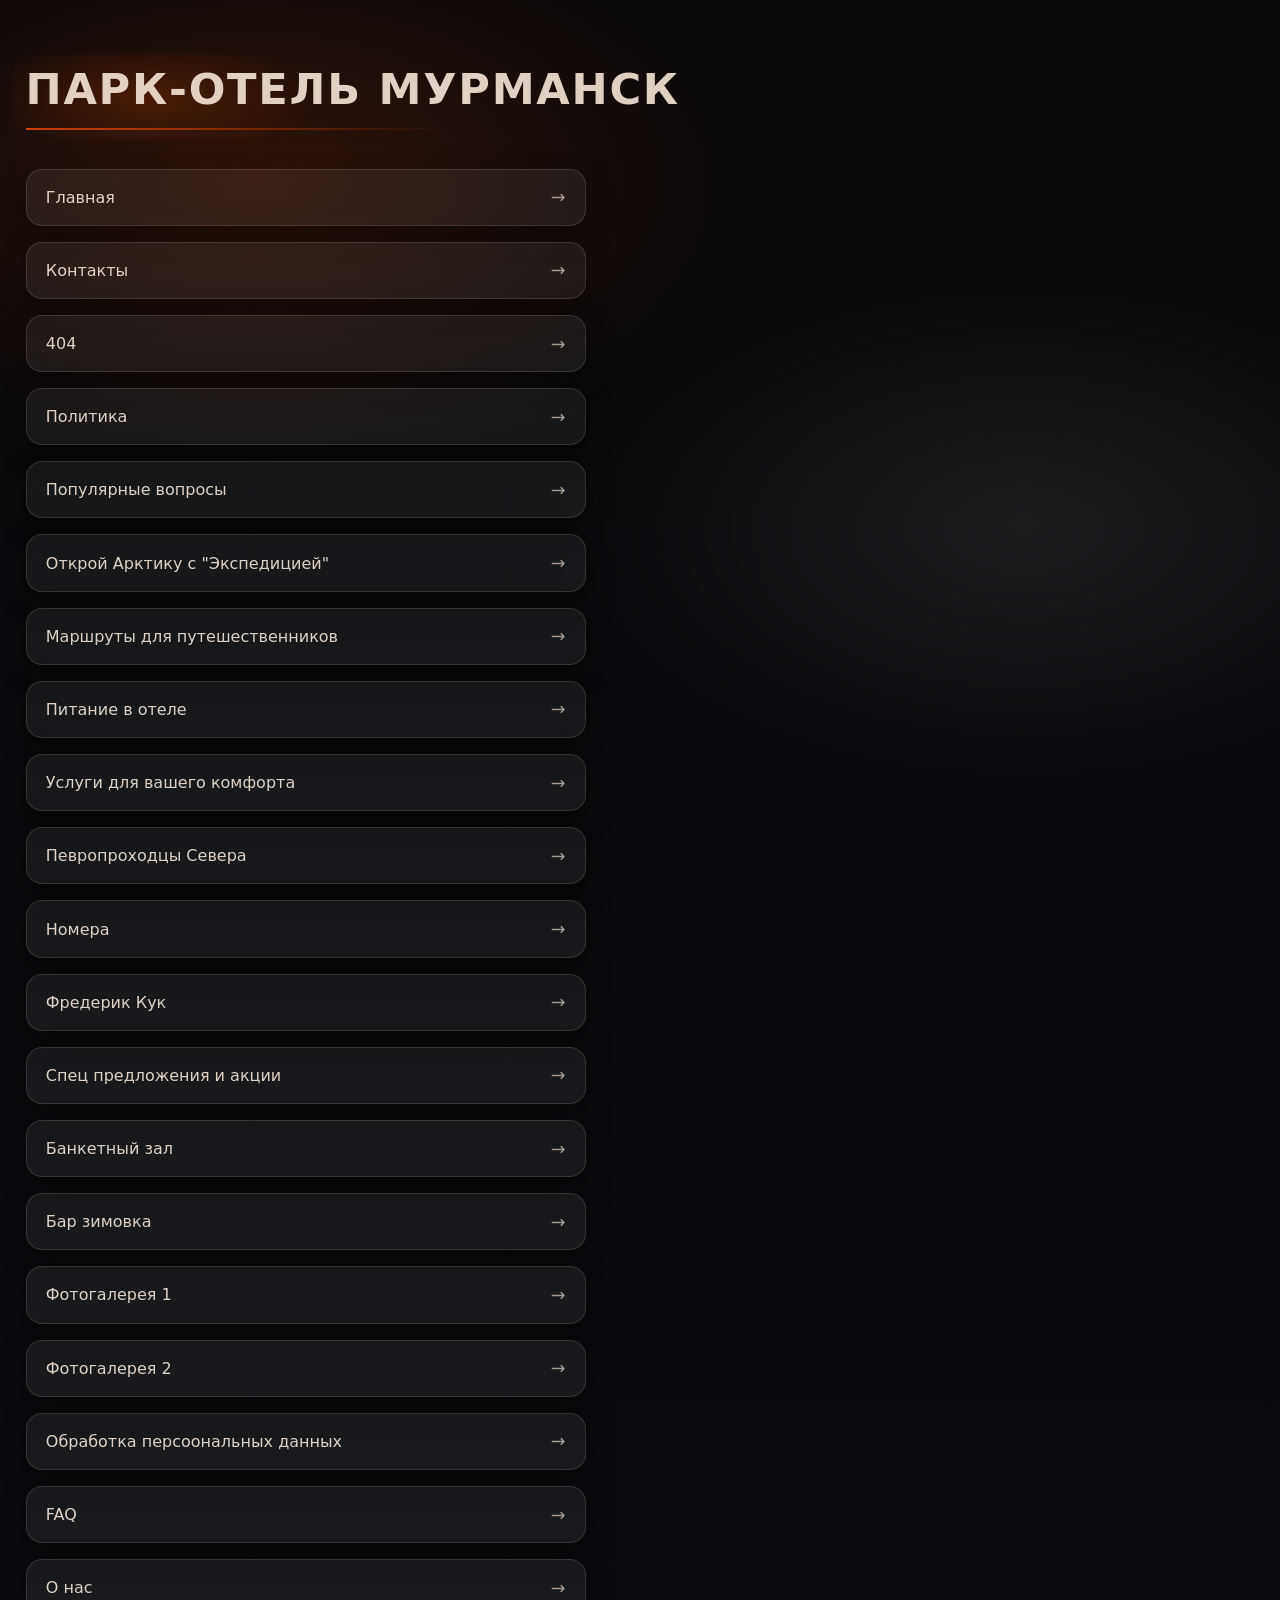
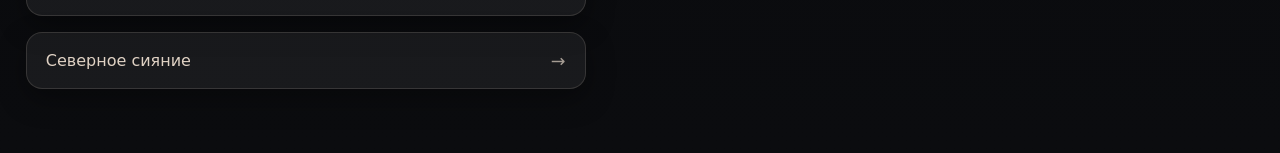
<file: index.html>
<!DOCTYPE html>
<html lang="ru">
<head>
    <meta charset="UTF-8">
    <meta name="viewport" content="width=device-width, initial-scale=1.0">
    <title>Парк-отель Мурманск</title>
    <link  rel="stylesheet" href="./styles/IndexStyle.css" />
</head>
<body>
    <h1 class="title">парк-отель Мурманск</h1>
    <ul class="pages-list">

        <li class="pages-item">
            <a href="./pages/main.html" class="pages-link">Главная</a>
        </li>
        
        <li class="pages-item">
            <a href="./pages/contacts.html" class="pages-link">Контакты</a>
        </li>

        <li class="pages-item">
            <a href="./pages/404.html" class="pages-link">404</a>
        </li>
        
        <li class="pages-item">
            <a href="./pages/politics.html" class="pages-link">Политика</a>
        </li>

        <li class="pages-item">
            <a href="./pages/questions.html" class="pages-link">Популярные вопросы</a>
        </li>

        <li class="pages-item">
            <a href="./pages/open.html" class="pages-link">Открой Арктику с "Экспедицией"</a>
        </li>

        <li class="pages-item">
            <a href="./pages/routes.html" class="pages-link">Маршруты для путешественников</a>
        </li>

        <li class="pages-item">
            <a href="./pages/meals.html" class="pages-link">Питание в отеле</a>
        </li>

        <li class="pages-item">
            <a href="./pages/services.html" class="pages-link">Услуги для вашего комфорта</a>
        </li>

        <li class="pages-item">
            <a href="./pages/pioneers.html" class="pages-link">Певропроходцы Севера</a>
        </li>

        <li class="pages-item">
            <a href="./pages/rooms.html" class="pages-link">Номера</a>
        </li>

        <li class="pages-item">
            <a href="./pages/frederic-cook.html" class="pages-link">Фредерик Кук</a>
        </li>
        <li class="pages-item">
            <a href="./pages/special-offers.html" class="pages-link">Спец предложения и акции</a>
        </li>
        <li class="pages-item">
            <a href="./pages/banquet-hall.html" class="pages-link">Банкетный зал</a>
        </li>
        <li class="pages-item">
            <a href="./pages/winther-bar.html" class="pages-link">Бар зимовка</a>
        </li>
        <li class="pages-item">
            <a href="./pages/photo-gallery-1.html" class="pages-link">Фотогалерея 1</a>
        </li>
        <li class="pages-item">
            <a href="./pages/photo-gallery-2.html" class="pages-link">Фотогалерея 2</a>
        </li>
        <li class="pages-item">
            <a href="./pages/private-data.html" class="pages-link">Обработка персоональных данных</a>
        </li>
        <li class="pages-item">
            <a href="./pages/faq.html" class="pages-link">FAQ</a>
        </li>
        <li class="pages-item">
            <a href="./pages/about.html" class="pages-link">О нас</a>
        </li>
        <li class="pages-item">
            <a href="./pages/northern-lights.html" class="pages-link">Северное сияние</a>
        </li>
    </ul>

</body>
</html>
</file>
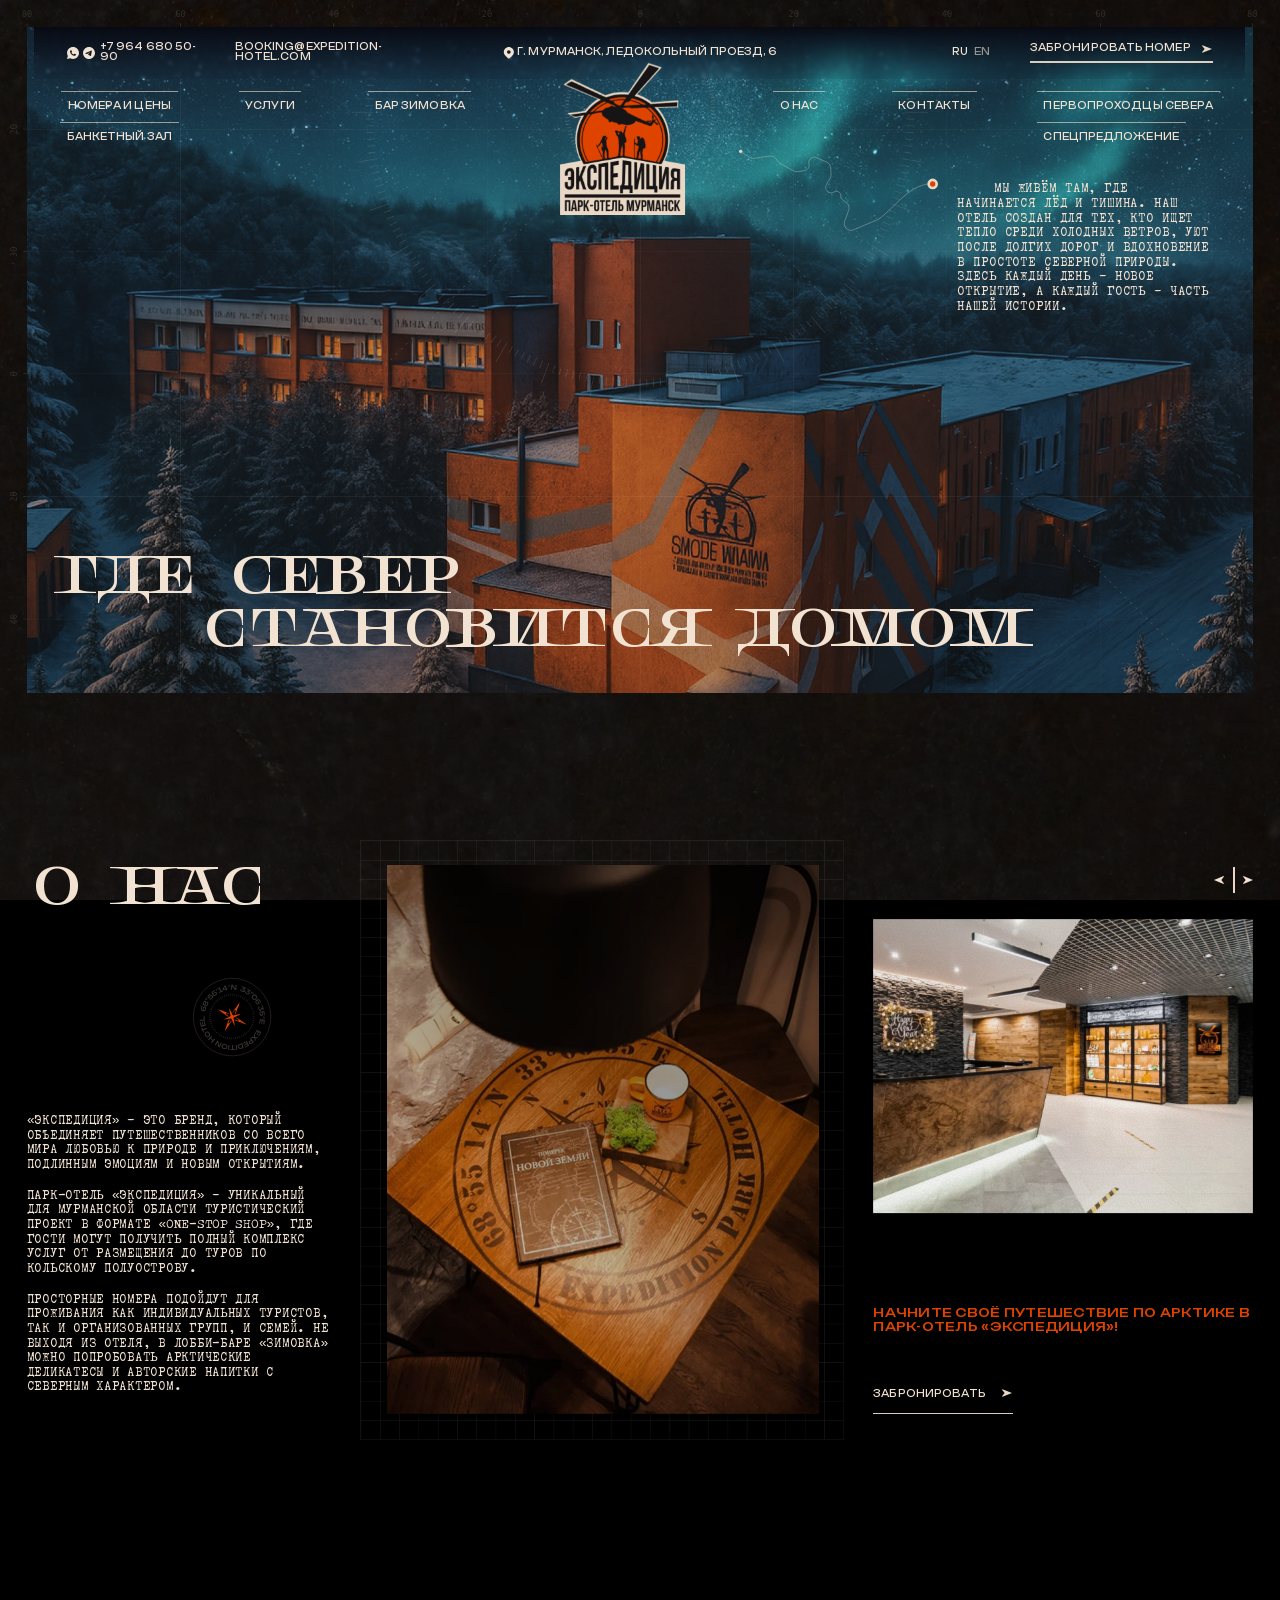
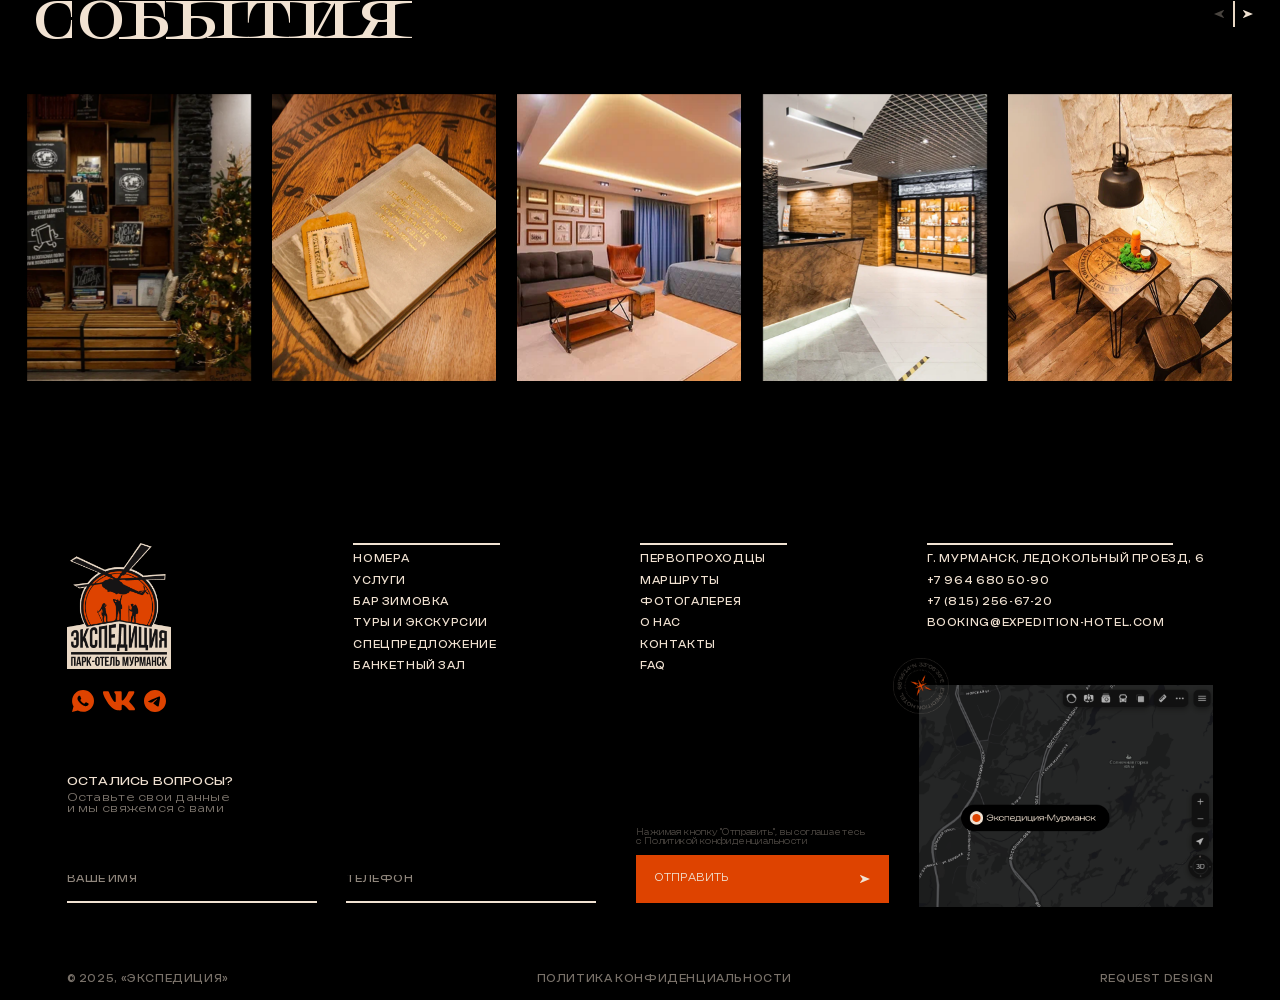
<file: pages/about.html>
<!DOCTYPE html>
<html lang="ru">
<head>
    <meta charset="UTF-8">
    <meta name="viewport" content="width=device-width, initial-scale=1.0">
    <title>О нас</title>
    <link  rel="stylesheet" href="../styles/MainStyle.css" />
    <link rel="stylesheet" href="../styles/fancy.css" />
    <link rel="stylesheet" href="../styles/swiper.css" />
</head>
<body class="page">
<img src="../image/cook-bg-mob.png" alt="" class="page__texture cook mob" aria-hidden="true">
<img src="../image/bg_texture.webp" alt="" class="page__texture cook desk" aria-hidden="true">


<section class="hero cook bh">

    <div class="hero__background">
        <img class="hero__frame-mobile" src="../image/main/mobile/main-mobile-hero-lines.png" alt="" aria-hidden="true">
        <img class="hero__bg-mobile" src="../image/about-mob.png" alt="" aria-hidden="true">
        <img class="hero__frame" src="../image/hero-frame.png" alt="" aria-hidden="true">
        <img class="hero__bg" src="../image/about.png" alt="" aria-hidden="true">
        <img class="hero__lines" src="../image/hero-lines.png" alt="" aria-hidden="true">
    </div>

    <div class="hero__content">
        <header class="container site-header">

            <div class="site-header__mobile" aria-label="Мобильная навигация">
                <button class="site-header__mobile-btn" type="button" aria-label="Открыть календарь">
                    <img class="site-header__mobile-btn1" src="../icons/Calendar.svg" alt="" aria-hidden="true">
                </button>

                <a href="#" class="site-header__mobile-logo" aria-label="На главную">
                    <img src="../image/mainLogo.png" alt="Экспедиция — парк-отель Мурманск" class="site-header__mobile-logo-img">
                </a>

                <button class="site-header__mobile-btn" type="button" aria-label="Открыть меню" data-burger-open>
                    <img class="site-header__mobile-btn2" src="../icons/Burger-menu.svg" alt="" aria-hidden="true">
                </button>
            </div>

            <div class="mobile-menu" hidden data-burger>
                <div class="mobile-menu__backdrop" data-burger-close></div>

                <div class="mobile-menu__panel" role="dialog" aria-modal="true" aria-label="Меню">
                    <div class="mobile-menu__top">
                        <button class="mobile-menu__icon" type="button" aria-label="Календарь">
                            <img class="mobile-menu__icon1" src="../icons/Calendar.svg" alt="" aria-hidden="true">
                        </button>

                        <a class="mobile-menu__logo" href="/" aria-label="На главную">
                            <img src="../image/mainLogo.png" alt="Экспедиция — парк-отель Мурманск">
                        </a>

                        <button class="mobile-menu__icon" type="button" aria-label="Закрыть меню" data-burger-close>
                            <img class="mobile-menu__icon2" src="../icons/Subtract-mobile.svg" alt="" aria-hidden="true">
                        </button>
                    </div>

                    <nav class="mobile-menu__nav" aria-label="Навигация">
                        <a class="mobile-menu__link mobile-menu__link1" href="#">Номера и цены</a>
                        <a class="mobile-menu__link mobile-menu__link2" href="#">Услуги</a>

                        <div class="mobile-menu__group">
                            <a class="mobile-menu__sublink" href="#">Проживание</a>
                            <a class="mobile-menu__sublink" href="#">Туры и экспедиции</a>
                            <a class="mobile-menu__sublink" href="#">Отдых и досуг</a>
                            <a class="mobile-menu__sublink" href="#">Автокемпинг</a>
                        </div>

                        <a class="mobile-menu__link mobile-menu__link3" href="#">Бар зимовка</a>
                        <a class="mobile-menu__link mobile-menu__link4" href="#">Банкетный зал</a>
                        <a class="mobile-menu__link mobile-menu__link5" href="#">О нас</a>
                        <a class="mobile-menu__link mobile-menu__link6" href="#">Контакты</a>
                        <a class="mobile-menu__link mobile-menu__link7" href="#">Первопроходцы севера</a>
                        <a class="mobile-menu__link mobile-menu__link8" href="#">Спецпредложение</a>
                    </nav>
                </div>
            </div>


            <div class="site-header__top">
                <div class="site-header__top-inner">
                    <div class="site-header__top-left">
                        <div class="site-header__top-phone">
                            <a href="#" class="top-social" aria-label="Написать в WhatsApp" target="_blank" rel="noopener noreferrer">
                                <img src="../icons/WhatsApp.svg" alt="" aria-hidden="true" class="top-icon">
                            </a>
                            <a href="#" class="top-social" aria-label="Написать в Telegram" target="_blank" rel="noopener noreferrer">
                                <img src="../icons/Telegram.svg" alt="" aria-hidden="true" class="top-icon">
                            </a>
                            <a href="tel:+79646805090" class="top-social" aria-label="Позвонить: +7 964 680 50-90">
                                <span class="top-phone">+7 964 680 50-90</span>
                            </a>
                        </div>

                        <div class="site-header__top-email">
                            <a href="mailto:booking@expedition-hotel.com" class="top-email-link" aria-label="Написать на почту booking@expedition-hotel.com">
                                <span class="top-phone">booking@expedition-hotel.com</span>
                            </a>


                        </div>
                    </div>
                    <div class="site-header__top-center">
                        <a
                                href="#"
                                class="site-header__top-center-location"
                                target="_blank"
                                rel="noopener noreferrer"
                        >
                            <img class="top-icon" src="../icons/Location.svg" alt="" aria-hidden="true">
                            <span class="site-header__top-center-text">г. Мурманск, Ледокольный проезд, 6</span>
                        </a>
                    </div>
                    <div class="site-header__top-right">
                        <div class="site-header__top-language">
                            <a href="#" class="site-header__top-ru">RU</a>
                            <a href="#" class="site-header__top-en">EN</a>
                        </div>
                        <a href="#" class="site-header__top-book">
                            <span class="site-header__top-right-text">забронировать номер</span>
                            <img src="../icons/Arrow.svg" alt="" aria-hidden="true" class="top-icon" />
                        </a>
                    </div>
                </div>
            </div>

            <div class="site-header__nav">
                <nav class="site-header__menu" aria-label="Main menu">
                    <ul class="site-header__menu-list site-header__menu-list--left">
                        <li class="site-header__menu-item">
                            <a href="#" class="site-header__menu-link">номера и цены</a>
                        </li>
                        <li class="site-header__menu-item">
                            <a href="#" class="site-header__menu-link">банкетный зал</a>
                        </li>
                    </ul>

                    <ul class="site-header__menu-list site-header__menu-list--center1">
                        <li class="site-header__menu-item">
                            <a href="#" class="site-header__menu-link">услуги</a>
                        </li>
                        <li class="site-header__menu-item">
                            <a href="#" class="site-header__menu-link">бар зимовка</a>
                        </li>
                    </ul>

                    <a href="#" class="site-header__logo" aria-label="На главную">
                        <img src="../image/mainLogo.png" alt="Экспедиция — парк-отель Мурманск" class="site-header__logo-img">
                    </a>

                    <ul class="site-header__menu-list site-header__menu-list--center2">
                        <li class="site-header__menu-item">
                            <a href="#" class="site-header__menu-link">о нас</a>
                        </li>
                        <li class="site-header__menu-item">
                            <a href="#" class="site-header__menu-link">контакты</a>
                        </li>
                    </ul>

                    <ul class="site-header__menu-list site-header__menu-list--right">
                        <li class="site-header__menu-item">
                            <a href="#" class="site-header__menu-link">первопроходцы севера</a>
                        </li>
                        <li class="site-header__menu-item">
                            <a href="#" class="site-header__menu-link">спецпредложение</a>
                        </li>
                    </ul>


                </nav>
            </div>
        </header>

        <div class="hero__body">
            <div class="hero__decorations">
                <img class="hero__decorations-icon" src="../icons/main/main-way.svg" alt="" aria-hidden="true">
                <img class="hero__decorations-icon-mobile" src="../image/main/mobile/main-mobile-hero-way.png" alt="" aria-hidden="true">
                <p class="hero__decorations-text">
                    Мы живём там, где начинается лёд и тишина. Наш отель создан для тех, кто ищет тепло среди холодных ветров,
                    уют после долгих дорог и вдохновение в простоте северной природы. Здесь каждый день — новое открытие,
                    а каждый гость — часть нашей истории.
                </p>

                <p class="hero__decorations-text-mobile">
                    Мы живём там, где начинается лёд и тишина. Наш отель создан для тех, кто ищет тепло среди холодных ветров,
                    уют после долгих дорог и вдохновение в простоте северной природы. Здесь каждый день — новое открытие,
                    а каждый гость — часть нашей истории.
                </p>
            </div>
            <div class="hero__title">
                <div class="hero__title-text ab">
                    <div>где север</div>
                    <div>становится домом</div>
                </div>
            </div>
            <div class="hero__request">

            </div>
        </div>

    </div>
</section>

<main>
    <section class="about-section">
        <div class="left">
            <div class="title">о нас</div>
            <svg width="196" height="196" viewBox="0 0 196 196" fill="none" xmlns="http://www.w3.org/2000/svg">
                <path d="M84.9996 118.983C84.898 119.305 84.4757 120.529 84.061 121.702C82.9189 124.934 83.1731 124.97 85.2566 121.868C86.0512 120.685 86.8167 119.65 86.9574 119.567L88.1595 117.803C88.1565 117.698 88.2514 117.596 88.4011 117.449C89.3204 116.549 90.9402 114.196 92.6778 111.236C93.6522 109.577 94.6068 108.167 94.7992 108.104C94.9914 108.04 95.5207 107.289 95.9753 106.433C96.6968 105.074 96.7428 104.845 96.3371 104.63C95.9498 104.424 95.7084 104.625 94.8857 105.838C94.343 106.639 93.5462 107.809 93.1151 108.438C92.3732 109.521 91.6042 110.033 91.1105 109.771C90.5063 109.45 90.4814 107.914 91.0573 106.496C92.5425 102.839 92.809 102.122 92.7039 102.066C92.3714 101.89 90.6461 102.648 90.7948 102.905C90.8889 103.068 90.5277 104.18 89.992 105.376C89.4562 106.572 88.7528 108.336 88.4292 109.296C87.6449 111.621 86.7232 114.259 86.2123 115.64L85.7961 116.765L84.9996 118.983Z" fill="#DE4300"/>
                <path d="M76.2581 84.1776C75.7235 84.1995 74.8812 84.0128 74.3862 83.7625C73.5881 83.3592 72.4409 83.0604 71.0728 82.8999C70.6415 82.8495 71.7433 83.7935 73.8908 85.3146C74.0947 85.4591 74.2705 85.594 74.4192 85.7238L76.772 87.5459L78.1202 88.3596C78.8616 88.8073 79.4237 89.2576 79.3693 89.3601C79.3147 89.4628 80.0488 89.9604 81.0006 90.466C81.9524 90.9716 82.6766 91.488 82.6099 91.6135C82.5432 91.739 83.3211 92.3555 84.3386 92.9837C86.0587 94.0456 88.6493 95.8752 89.1215 96.3616C89.5057 96.7573 90.3919 96.6552 90.641 96.1864C90.8295 95.8315 90.7106 95.6239 90.1477 95.3249C89.7398 95.1082 89.4651 94.8198 89.5372 94.6839C89.6094 94.5481 89.4459 94.3188 89.174 94.1743C88.902 94.0299 88.6205 94.0228 88.5483 94.1587C88.4762 94.2945 88.1946 94.2875 87.9227 94.143C87.6508 93.9986 87.4873 93.7692 87.5595 93.6334C87.6316 93.4975 87.1369 93.0922 86.4603 92.7328C85.4321 92.1866 85.2177 91.947 85.1556 91.2743C85.0278 89.8925 85.8549 89.6931 88.2306 90.5332C89.3429 90.9265 90.6453 91.3824 91.1246 91.5464C91.6448 91.7242 92.0734 91.6995 92.1872 91.4854C92.4482 90.9941 91.0316 90.2721 84.3299 87.4804C81.3322 86.2317 78.7393 85.1384 78.5678 85.0508L76.2581 84.1776Z" fill="#DE4300"/>
                <path d="M119.038 110.038C119.283 110.168 119.641 110.231 119.835 110.179C120.028 110.126 120.889 110.372 121.747 110.725C125.608 112.312 126.45 112.297 124.068 110.683C123.267 110.141 121.89 109.173 121.01 108.534C120.129 107.894 118.603 106.873 117.619 106.264C116.635 105.655 115.497 104.843 115.09 104.461C114.684 104.078 112.916 102.841 111.162 101.712C109.408 100.583 107.353 99.2556 106.596 98.7626C105.347 97.9499 105.204 97.9134 105.064 98.3712C104.933 98.7975 105.284 99.1357 107.315 100.541C110.192 102.531 110.273 102.615 110.214 103.581C110.177 104.188 110.052 104.373 109.577 104.518C109.253 104.617 108.779 104.588 108.524 104.453C108.27 104.318 107.898 104.257 107.699 104.318C107.5 104.379 106.319 103.93 105.075 103.32C102.956 102.281 102.791 102.243 102.444 102.719C102.08 103.218 102.111 103.243 104.209 104.17C105.383 104.689 106.501 105.073 106.693 105.023C106.885 104.973 107.554 105.204 108.179 105.537C108.805 105.869 109.488 106.088 109.697 106.024C109.907 105.96 110.995 106.382 112.115 106.962C113.236 107.542 114.206 107.916 114.271 107.793C114.337 107.67 115.113 107.953 115.997 108.423L119.038 110.038Z" fill="#DE4300"/>
                <path d="M111.446 70.2684C110.982 70.7785 110.181 71.8155 109.668 72.5728C109.154 73.33 108.494 74.0229 108.201 74.1124L107.368 75.5005C107.284 75.9066 106.697 76.741 105.246 78.8017C104.532 79.8157 103.253 81.7016 102.404 82.9926C101.555 84.2835 100.286 86.2113 99.5843 87.2764C98.2429 89.3105 98.0673 89.7145 98.4381 89.9115C98.563 89.9778 98.8975 89.594 99.1819 89.0585C99.4663 88.523 99.8467 88.0755 100.027 88.0638C100.208 88.052 100.765 87.2711 101.266 86.3281C101.767 85.385 102.275 84.6659 102.395 84.7296C102.515 84.7934 102.79 84.6543 103.005 84.4204C103.285 84.1169 103.605 84.1055 104.122 84.3803C105.085 84.8919 105.015 85.8357 103.848 88.0312C103.351 88.9678 103.019 89.8617 103.11 90.0179C103.201 90.1741 103.073 90.6842 102.825 91.1518C102.453 91.8518 102.465 92.0505 102.894 92.2786C103.39 92.5417 103.457 92.4614 104.231 90.6927C105.304 88.2394 106.447 85.2609 107.628 81.8381C108.157 80.3061 108.952 78.4484 109.396 77.7101L110.202 76.3676L110.704 74.5388C110.798 73.9514 111.043 73.2071 111.435 72.2896C112.558 69.6595 112.562 69.0434 111.446 70.2684Z" fill="#DE4300"/>
                <path fill-rule="evenodd" clip-rule="evenodd" d="M92.2274 81.8621C92.0915 81.7898 92.0393 81.6196 92.1114 81.4838C92.1836 81.3479 92.4651 81.3549 92.7371 81.4994C93.009 81.6439 93.1725 81.8732 93.1003 82.009C93.0281 82.1449 93.1093 82.3305 93.2808 82.4216C93.4522 82.5126 93.8268 83.2174 94.1132 83.9874C94.3995 84.7576 95.0575 86.2013 95.5751 87.1961C96.0928 88.1906 96.5889 89.3022 96.6773 89.6662C96.7659 90.0306 96.9479 90.3866 97.0817 90.4577C97.2154 90.5287 97.4912 91.0669 97.6942 91.6539C97.8969 92.2407 98.2947 93.0822 98.5777 93.5239C99.0572 94.2717 99.1538 94.3237 99.9835 94.2764C100.474 94.2486 100.92 94.1405 100.976 94.036C101.031 93.9318 101.191 93.9074 101.332 93.982C101.472 94.0567 102.183 93.9356 102.912 93.7129C103.64 93.4902 104.317 93.3486 104.415 93.3981C104.514 93.4476 105.103 93.3689 105.725 93.2228C106.346 93.0766 107.727 92.8505 108.793 92.72C109.859 92.5895 111.127 92.3724 111.611 92.2379C112.583 91.9679 113.351 92.2197 113.085 92.7214C112.991 92.8984 112.34 93.2517 111.638 93.5063C110.391 93.9585 107.049 95.4278 105.332 96.278C104.858 96.5125 104.258 96.771 103.996 96.8523C103.735 96.9338 103.458 97.1192 103.381 97.2649C103.304 97.4104 103.129 97.4703 102.993 97.3981C102.857 97.3259 102.681 97.3888 102.602 97.5382C102.523 97.6874 101.937 97.9496 101.301 98.1205L100.144 98.4317L100.428 99.1671C100.584 99.5716 100.639 100.039 100.55 100.207C100.462 100.374 100.557 101 100.763 101.597C100.969 102.194 101.103 102.746 101.063 102.823C100.974 102.989 102.017 109.758 102.289 110.78C102.393 111.173 102.401 111.641 102.306 111.819C102.212 111.997 102.246 112.202 102.382 112.274C102.518 112.346 102.511 112.628 102.366 112.899C102.222 113.171 101.993 113.334 101.857 113.262C101.721 113.19 101.665 113.027 101.732 112.9C101.799 112.774 101.666 112.479 101.437 112.244C101.207 112.01 100.892 111.406 100.738 110.901C100.583 110.397 100.397 109.953 100.325 109.915C100.252 109.876 100.063 109.526 99.9042 109.137C99.7457 108.748 99.4799 108.104 99.314 107.706C98.7678 106.395 98.1849 104.986 97.7638 103.961C97.5358 103.406 97.2266 102.886 97.0769 102.806C96.9271 102.727 96.6327 102.142 96.4222 101.508C96.212 100.874 95.9735 100.32 95.8927 100.277C95.6707 100.159 92.6746 100.536 90.8235 100.915C90.2366 101.035 89.642 101.073 89.5019 100.999C89.362 100.924 88.9689 101.001 88.6285 101.168C88.2882 101.336 87.912 101.421 87.7926 101.358C87.6734 101.294 87.0867 101.41 86.4892 101.615C85.8918 101.821 85.2657 101.916 85.0983 101.827C84.931 101.738 84.5053 101.774 84.1522 101.908C83.3027 102.229 82.0487 102.216 81.9608 101.884C81.9224 101.739 82.0564 101.644 82.2584 101.674C82.4608 101.703 82.7092 101.571 82.8108 101.379C82.9124 101.188 83.2918 101.011 83.6539 100.986C84.0159 100.961 84.3866 100.8 84.4775 100.629C84.5683 100.458 84.7299 100.364 84.8365 100.421C84.9433 100.478 85.4004 100.298 85.8521 100.022C86.304 99.7455 86.8896 99.451 87.1536 99.367C87.4174 99.2833 88.5323 98.7658 89.631 98.2173C90.7297 97.6688 91.9902 97.0973 92.4316 96.9472C92.8733 96.7971 93.3255 96.5031 93.4368 96.2936C93.548 96.0842 93.7503 95.9719 93.8863 96.0441C94.2967 96.2621 94.7087 95.166 94.47 94.4911C94.3471 94.1443 94.1613 93.3162 94.0569 92.6511C93.9524 91.986 93.7816 91.0402 93.6772 90.5493C93.3982 89.2373 93.3696 89.066 93.2158 87.7708C93.1386 87.1201 92.971 86.3018 92.8432 85.9523C92.7157 85.6028 92.649 85.2456 92.6953 85.1584C92.7416 85.0712 92.6312 84.4735 92.4497 83.8305C92.2684 83.1873 92.1998 82.5108 92.2973 82.3273C92.3949 82.1436 92.3634 81.9343 92.2274 81.8621Z" fill="#DE4300"/>
                <circle cx="97.5175" cy="97.5175" r="75.5" transform="rotate(20.9676 97.5175 97.5175)" stroke="#E9D8C5" stroke-opacity="0.24"/>
                <circle cx="97.183" cy="96.7669" r="42.5811" transform="rotate(-159.032 97.183 96.7669)" stroke="#E9D8C5" stroke-opacity="0.24" stroke-width="3" stroke-dasharray="1 3"/>
                <path d="M36.8459 79.6184C37.0739 78.8544 37.3922 78.2123 37.8007 77.6921C38.2093 77.1718 38.6686 76.7844 39.1788 76.5296C39.6889 76.2749 40.211 76.1775 40.7448 76.2373L40.1833 78.1183C39.8306 78.1487 39.4942 78.3061 39.1742 78.5904C38.8566 78.8664 38.5962 79.345 38.3929 80.0259C38.1822 80.7318 38.1428 81.3487 38.2747 81.8764C38.3983 82.4017 38.6687 82.8442 39.0859 83.2039C39.5056 83.5553 40.0601 83.8339 40.7494 84.0396C41.4636 84.2528 42.1087 84.3187 42.6847 84.2374C43.2631 84.1478 43.7547 83.9101 44.1592 83.5244C44.5555 83.1361 44.8552 82.6015 45.0585 81.9206C45.2072 81.4223 45.266 80.9831 45.2347 80.6029C45.1952 80.2203 45.0756 79.9088 44.8761 79.6683C44.679 79.4195 44.4268 79.2493 44.1195 79.1576C43.8206 79.0683 43.5354 79.0692 43.2641 79.16C42.987 79.2401 42.7336 79.4222 42.5041 79.7065C42.277 79.9824 42.0903 80.3653 41.9441 80.8553C41.7458 81.5196 41.7147 82.1842 41.851 82.8489C41.9897 83.5054 42.2599 84.1151 42.6616 84.6782L41.8992 85.2782C41.4744 84.8529 41.1217 84.3678 40.8412 83.8228C40.5524 83.2753 40.3731 82.6791 40.3033 82.0342C40.236 81.381 40.3102 80.6932 40.5258 79.9707C40.7489 79.2233 41.0681 78.6085 41.4833 78.1265C41.8985 77.6444 42.3791 77.3221 42.9251 77.1595C43.4653 76.9861 44.0385 76.9898 44.6447 77.1708C45.2759 77.3592 45.7844 77.7009 46.1703 78.1959C46.5503 78.6802 46.7819 79.283 46.8651 80.0042C46.9507 80.7172 46.8622 81.5138 46.5994 82.3941C46.2722 83.4903 45.7895 84.3501 45.1511 84.9736C44.5153 85.5888 43.7762 85.9741 42.9338 86.1297C42.094 86.277 41.2007 86.2093 40.2539 85.9267C39.3072 85.6441 38.523 85.2111 37.9012 84.6275C37.282 84.0357 36.8726 83.3166 36.673 82.4701C36.4734 81.6237 36.5311 80.6731 36.8459 79.6184ZM41.196 68.9483C41.8768 67.6124 42.6125 66.6936 43.4032 66.1919C44.1938 65.6902 44.9675 65.6322 45.7243 66.0178C46.4192 66.372 46.7829 66.9659 46.8153 67.7994C46.8516 68.6253 46.5592 69.6095 45.938 70.752L45.7064 70.634C46.2745 69.3282 46.9248 68.4243 47.6574 67.9222C48.3899 67.42 49.15 67.3696 49.9376 67.771C50.7638 68.1921 51.2041 68.9028 51.2585 69.9032C51.309 70.892 50.9664 72.1084 50.2305 73.5523C49.4947 74.9963 48.7099 75.9922 47.8763 76.5401C47.0349 77.0841 46.2011 77.1455 45.3748 76.7244C44.5872 76.3231 44.1813 75.6785 44.1571 74.7907C44.1291 73.8913 44.4783 72.8339 45.2046 71.6185L45.4363 71.7365C44.8809 72.9028 44.2564 73.7178 43.5629 74.1815C42.8695 74.6452 42.1752 74.6999 41.4803 74.3458C40.7235 73.9601 40.3158 73.3 40.2571 72.3655C40.2023 71.4232 40.5153 70.2841 41.196 68.9483ZM48.7943 72.8204C49.2311 71.9633 49.4593 71.2577 49.4791 70.7036C49.4951 70.1378 49.2984 69.7506 48.8891 69.5421C48.4567 69.3217 48.0241 69.3882 47.5911 69.7414C47.1621 70.087 46.7292 70.6883 46.2924 71.5454C45.8556 72.4026 45.6215 73.1101 45.5901 73.668C45.5626 74.2181 45.7651 74.6034 46.1975 74.8238C46.6068 75.0323 47.0336 74.9678 47.4781 74.6301C47.9188 74.2808 48.3575 73.6775 48.7943 72.8204ZM44.9372 70.8548C45.1891 70.3606 45.3611 69.9181 45.4532 69.5274C45.5493 69.1289 45.5576 68.7976 45.4783 68.5334C45.3951 68.2576 45.2261 68.0547 44.9713 67.9249C44.6007 67.736 44.2145 67.797 43.8129 68.1078C43.4075 68.4071 43.014 68.9312 42.6323 69.6802C42.2506 70.4292 42.0558 71.0595 42.048 71.5711C42.0325 72.0787 42.2101 72.427 42.5807 72.6158C42.8356 72.7457 43.097 72.7671 43.3651 72.68C43.6294 72.5812 43.8926 72.3798 44.1546 72.0756C44.4206 71.7637 44.6815 71.3567 44.9372 70.8548ZM48.8757 63.2721C48.6253 63.6257 48.3414 63.8919 48.0238 64.0706C47.7061 64.2493 47.3791 64.3363 47.0426 64.3317C46.704 64.315 46.3861 64.2015 46.089 63.9912C45.7919 63.7809 45.5828 63.5213 45.4616 63.2125C45.3383 62.8917 45.3117 62.5543 45.3817 62.2003C45.4447 61.8414 45.6013 61.4851 45.8517 61.1314C46.1021 60.7777 46.3861 60.5115 46.7037 60.3329C47.0142 60.1492 47.3388 60.0657 47.6773 60.0824C48.0139 60.087 48.3307 60.1945 48.6278 60.4048C48.9249 60.6151 49.135 60.8807 49.2583 61.2016C49.3795 61.5103 49.4086 61.8442 49.3457 62.2031C49.2827 62.5621 49.1261 62.9184 48.8757 63.2721ZM48.1436 62.7538C48.3339 62.485 48.4119 62.2323 48.3776 61.9957C48.3434 61.7591 48.1989 61.5506 47.9443 61.3704C47.6967 61.1951 47.4556 61.1306 47.2211 61.177C46.9795 61.2183 46.7635 61.3734 46.5732 61.6422C46.3879 61.9039 46.3135 62.1591 46.3498 62.4078C46.384 62.6444 46.525 62.8503 46.7725 63.0256C47.0272 63.2059 47.2718 63.2728 47.5063 63.2265C47.7459 63.1731 47.9583 63.0155 48.1436 62.7538ZM49.1923 57.1038L54.183 51.7858L55.349 52.88L50.7942 57.7335L51.0223 56.8066L53.5109 59.873L53.1379 60.2895C53.0408 59.9369 53.01 59.5455 53.0454 59.1152C53.0808 58.6849 53.2045 58.2364 53.4165 57.7698C53.6282 57.291 53.9475 56.8241 54.3745 56.3691C54.9498 55.7561 55.5434 55.3325 56.1552 55.0985C56.773 54.8582 57.3687 54.7933 57.9424 54.9038C58.5158 55.0021 59.0299 55.2648 59.485 55.6918C59.9653 56.1425 60.2643 56.6787 60.3822 57.3003C60.5059 57.9157 60.441 58.5738 60.1873 59.2747C59.9396 59.9693 59.4955 60.6578 58.855 61.3403C58.2204 62.0165 57.5709 62.5123 56.9065 62.8278C56.2416 63.1309 55.6022 63.2677 54.9881 63.2382C54.3737 63.1964 53.828 63.0052 53.3512 62.6647L54.7568 61.167C55.1629 61.4055 55.6211 61.4492 56.1313 61.2981C56.6412 61.1347 57.1541 60.7782 57.67 60.2283C58.02 59.8555 58.2687 59.4828 58.4163 59.1102C58.5639 58.7376 58.6111 58.3897 58.5579 58.0664C58.5043 57.7309 58.3448 57.4386 58.0794 57.1895C57.8203 56.9464 57.5366 56.799 57.2284 56.7475C56.9139 56.69 56.5813 56.7405 56.2307 56.8987C55.8861 57.0507 55.5329 57.3194 55.1711 57.7049C54.8746 58.0209 54.6426 58.344 54.4753 58.6743C54.3139 58.9983 54.2041 59.3053 54.1459 59.5953C54.0876 59.8853 54.0654 60.1497 54.0791 60.3884L52.8959 61.6491L49.1923 57.1038ZM57.0899 49.2771L62.9248 44.9019L63.884 46.1811L58.5589 50.1742L58.9437 49.3007L60.8648 52.7511L60.4254 53.0968C60.3907 52.7328 60.428 52.3419 60.5373 51.9242C60.6465 51.5065 60.8459 51.0862 61.1354 50.6633C61.4267 50.2282 61.8219 49.8235 62.3211 49.4492C62.9937 48.9449 63.6515 48.6303 64.2946 48.5056C64.9446 48.3756 65.5426 48.4147 66.0886 48.6228C66.6363 48.8187 67.0974 49.1663 67.4717 49.6655C67.8669 50.1925 68.0687 50.7723 68.0773 51.4049C68.0929 52.0324 67.9152 52.6694 67.5442 53.3159C67.1801 53.9572 66.6236 54.5586 65.8748 55.1201C65.1329 55.6765 64.4074 56.0525 63.6985 56.2483C62.9913 56.432 62.3378 56.4562 61.7381 56.3209C61.1401 56.1735 60.6357 55.891 60.225 55.4732L61.8683 54.241C62.227 54.5461 62.6708 54.6683 63.1994 54.6077C63.7298 54.5349 64.2967 54.2724 64.8999 53.82C65.309 53.5133 65.6184 53.1892 65.8282 52.8477C66.038 52.5063 66.1446 52.1718 66.1481 51.8442C66.1533 51.5044 66.0468 51.1889 65.8284 50.8977C65.6152 50.6134 65.3613 50.4193 65.0666 50.3153C64.7668 50.2043 64.4305 50.1965 64.0578 50.2918C63.6921 50.3819 63.2978 50.5855 62.8748 50.9026C62.5281 51.1626 62.2438 51.4408 62.0219 51.7372C61.8069 52.0283 61.6457 52.3117 61.5382 52.5873C61.4307 52.8629 61.3631 53.1194 61.3354 53.3569L59.9521 54.3942L57.0899 49.2771ZM66.5542 43.1645L67.7228 42.4845L67.567 46.4557L66.7917 46.9069L66.5542 43.1645ZM73.0657 39.5732L76.4114 46.9631L79.1826 45.7084L79.8582 47.2006L72.0538 50.734L71.3782 49.2418L74.5521 47.8049L71.9302 42.0137L69.325 43.7926L68.6655 42.3359L71.6801 40.2005L73.0657 39.5732ZM85.1785 35.8318L87.6414 45.2656L85.6792 45.7779L83.4363 37.1868L84.1533 36.9997L80.4252 44.1803L80.226 43.5202L88.3894 41.3889L88.79 42.9235L79.1172 45.4488L78.7495 44.04L82.6754 36.4853L85.1785 35.8318ZM92.7982 35.1183L94.1419 34.9682L92.3955 38.5382L91.504 38.6378L92.7982 35.1183ZM90.3564 35.3911L91.7001 35.241L89.9537 38.811L89.0622 38.9106L90.3564 35.3911ZM104.63 43.433L103.884 43.5137L104.301 34.9828L106.275 35.0793L105.799 44.8177L103.215 44.6914L97.204 35.8594L97.9498 35.7787L97.5278 44.4134L95.5412 44.3164L96.0171 34.578L98.6659 34.7074L104.63 43.433ZM116.435 37.2963L124.387 40.3048L123.849 41.7274L118.773 43.1291L118.755 42.4413L119.643 42.7771C120.494 43.0992 121.155 43.4698 121.627 43.8891C122.106 44.3115 122.406 44.7678 122.527 45.2581C122.655 45.7514 122.617 46.2697 122.411 46.8127C122.196 47.3802 121.839 47.8239 121.338 48.144C120.837 48.4641 120.213 48.6312 119.466 48.6452C118.731 48.6542 117.893 48.4809 116.953 48.1251C116.045 47.7816 115.303 47.3529 114.729 46.839C114.154 46.3251 113.764 45.765 113.557 45.1588C113.362 44.5476 113.364 43.9182 113.563 43.2706L115.484 43.9974C115.361 44.5438 115.466 45.0376 115.799 45.4788C116.133 45.92 116.709 46.2955 117.528 46.6052C118.306 46.8997 118.951 46.9954 119.462 46.8924C119.977 46.7813 120.328 46.4785 120.515 45.9841C120.619 45.7085 120.632 45.4402 120.555 45.1793C120.489 44.9133 120.305 44.6633 120.005 44.4291C119.707 44.1868 119.271 43.9568 118.695 43.739L117.358 43.233L117.864 41.8955L123.093 40.4547L123.065 41.5562L115.855 38.8283L116.435 37.2963ZM127.06 41.6355L134.35 46.0099L133.568 47.3141L128.324 47.7911L128.429 47.1111L129.242 47.5994C130.023 48.0676 130.608 48.5499 130.997 49.0464C131.394 49.5473 131.608 50.0497 131.639 50.5535C131.678 51.0618 131.548 51.565 131.249 52.0629C130.937 52.5831 130.506 52.9561 129.956 53.182C129.406 53.408 128.762 53.4614 128.025 53.3425C127.3 53.2206 126.506 52.901 125.644 52.3838C124.812 51.8844 124.158 51.3307 123.684 50.7228C123.21 50.1149 122.926 49.4943 122.83 48.8611C122.747 48.225 122.861 47.6059 123.172 47.004L124.933 48.0608C124.714 48.5766 124.73 49.0812 124.98 49.5746C125.229 50.0681 125.729 50.54 126.48 50.9904C127.194 51.4185 127.811 51.6273 128.333 51.6169C128.859 51.5991 129.258 51.3635 129.53 50.9102C129.682 50.6575 129.743 50.3959 129.713 50.1254C129.695 49.8519 129.559 49.5732 129.305 49.2894C129.055 48.998 128.667 48.6941 128.139 48.3775L126.913 47.6417L127.648 46.4155L133.05 45.9274L132.828 47.0064L126.217 43.04L127.06 41.6355ZM135.764 51.583C135.427 51.3105 135.179 51.01 135.021 50.6817C134.863 50.3533 134.797 50.0213 134.824 49.6858C134.862 49.3489 134.996 49.039 135.224 48.756C135.453 48.473 135.726 48.2809 136.042 48.1797C136.37 48.0772 136.708 48.0722 137.057 48.1648C137.411 48.2506 137.757 48.4297 138.094 48.7022C138.43 48.9747 138.678 49.2751 138.836 49.6035C138.999 49.9252 139.062 50.2544 139.024 50.5912C138.997 50.9268 138.87 51.2361 138.641 51.5191C138.412 51.8021 138.134 51.9949 137.805 52.0973C137.49 52.1985 137.155 52.2062 136.8 52.1204C136.446 52.0346 136.101 51.8555 135.764 51.583ZM136.328 50.8855C136.584 51.0926 136.831 51.1867 137.069 51.1676C137.308 51.1486 137.525 51.0178 137.721 50.7752C137.912 50.5393 137.992 50.3029 137.96 50.0658C137.935 49.8221 137.794 49.5966 137.538 49.3895C137.288 49.1879 137.038 49.0972 136.788 49.1176C136.55 49.1366 136.335 49.264 136.144 49.4999C135.948 49.7425 135.866 49.9823 135.897 50.2193C135.935 50.4618 136.078 50.6839 136.328 50.8855ZM137.425 62.1666C136.694 61.3669 136.216 60.5357 135.991 59.6729C135.778 58.8106 135.807 57.9623 136.078 57.1279C136.354 56.2999 136.867 55.5439 137.615 54.8598C138.364 54.1758 139.163 53.7332 140.012 53.5321C140.868 53.3375 141.712 53.3877 142.545 53.6828C143.391 53.9785 144.179 54.5262 144.91 55.3258C145.641 56.1255 146.112 56.9565 146.325 57.8187C146.55 58.6815 146.524 59.5269 146.248 60.3549C145.972 61.1829 145.459 61.9389 144.711 62.623C143.962 63.3071 143.163 63.7497 142.314 63.9507C141.464 64.1517 140.617 64.1044 139.771 63.8088C138.938 63.5137 138.156 62.9663 137.425 62.1666ZM138.663 61.0352C139.347 61.7837 140.096 62.1671 140.912 62.1853C141.733 62.1977 142.54 61.8414 143.334 61.1164C144.127 60.3914 144.551 59.6222 144.606 58.8088C144.667 57.9896 144.356 57.2057 143.672 56.4572C142.988 55.7087 142.235 55.3283 141.414 55.3159C140.599 55.2976 139.794 55.651 139.001 56.376C138.208 57.101 137.781 57.8731 137.719 58.6924C137.664 59.5058 137.979 60.2867 138.663 61.0352ZM152.375 65.2771C152.791 65.9571 153.057 66.6228 153.171 67.2743C153.285 67.9258 153.267 68.5265 153.116 69.0763C152.965 69.6261 152.689 70.0797 152.287 70.4371L151.262 68.763C151.475 68.4801 151.583 68.1247 151.585 67.6966C151.592 67.2759 151.409 66.7625 151.038 66.1564C150.654 65.5281 150.221 65.0868 149.74 64.8325C149.266 64.5737 148.757 64.4794 148.21 64.5497C147.668 64.6274 147.091 64.8541 146.477 65.2297C145.842 65.6189 145.362 66.055 145.038 66.538C144.718 67.0284 144.567 67.553 144.583 68.1117C144.608 68.6659 144.805 69.2461 145.177 69.8521C145.448 70.2956 145.736 70.6327 146.04 70.8633C146.351 71.0894 146.662 71.2085 146.975 71.2206C147.291 71.24 147.587 71.166 147.86 70.9986C148.126 70.8357 148.316 70.6229 148.43 70.3603C148.555 70.1005 148.589 69.7903 148.53 69.4296C148.477 69.0763 148.316 68.6817 148.049 68.2456C147.687 67.6543 147.213 67.1874 146.628 66.8448C146.047 66.5096 145.412 66.3035 144.725 66.2265L144.787 65.2583C145.388 65.2261 145.984 65.2876 146.577 65.4429C147.178 65.5935 147.741 65.8583 148.268 66.237C148.799 66.6232 149.261 67.1378 149.655 67.7808C150.062 68.446 150.307 69.0941 150.388 69.7251C150.47 70.3561 150.389 70.9291 150.145 71.444C149.913 71.9619 149.528 72.386 148.988 72.7164C148.426 73.0603 147.832 73.2106 147.206 73.1671C146.592 73.1266 145.989 72.8964 145.396 72.4766C144.808 72.0642 144.275 71.4663 143.795 70.6828C143.198 69.7072 142.88 68.7736 142.842 67.8821C142.809 66.998 143.016 66.1905 143.463 65.4597C143.914 64.7362 144.561 64.1165 145.404 63.6006C146.246 63.0847 147.092 62.7902 147.942 62.7172C148.796 62.6516 149.605 62.8271 150.368 63.2439C151.131 63.6607 151.8 64.3384 152.375 65.2771ZM155.586 72.4224L156.15 73.6514L152.212 73.1116L151.838 72.2963L155.586 72.4224ZM156.955 74.6573L159.593 82.7395L158.147 83.2115L153.874 80.1346L154.399 79.6897L154.694 80.5919C154.976 81.4569 155.102 82.2046 155.07 82.8347C155.042 83.4731 154.874 83.9928 154.567 84.3938C154.263 84.803 153.835 85.0977 153.283 85.2779C152.706 85.4662 152.136 85.4654 151.573 85.2755C151.01 85.0856 150.489 84.7042 150.01 84.1311C149.542 83.5637 149.152 82.8021 148.84 81.8464C148.539 80.9236 148.408 80.0773 148.449 79.3074C148.489 78.5375 148.681 77.8823 149.024 77.3418C149.378 76.8068 149.87 76.4139 150.499 76.1629L151.137 78.1155C150.633 78.3617 150.314 78.7531 150.18 79.2894C150.045 79.8257 150.113 80.51 150.385 81.3421C150.643 82.133 150.972 82.6955 151.373 83.0296C151.782 83.3611 152.238 83.4447 152.741 83.2807C153.021 83.1892 153.238 83.0316 153.393 82.8079C153.559 82.5896 153.639 82.29 153.633 81.909C153.635 81.5254 153.541 81.041 153.35 80.4561L152.906 79.0967L154.266 78.6529L158.665 81.8252L157.79 82.494L155.397 75.1656L156.955 74.6573ZM160.323 86.335L161.311 93.5607L159.727 93.7774L158.825 87.1828L159.402 87.9437L155.452 87.9457L155.364 87.3937C155.699 87.5403 156.022 87.7629 156.334 88.0613C156.646 88.3598 156.917 88.7383 157.146 89.1969C157.384 89.6628 157.546 90.205 157.63 90.8232C157.744 91.6561 157.699 92.3839 157.496 93.0065C157.294 93.6378 156.969 94.1414 156.522 94.5175C156.084 94.9009 155.556 95.1349 154.938 95.2195C154.286 95.3087 153.681 95.2034 153.124 94.9034C152.568 94.612 152.097 94.1471 151.713 93.5087C151.329 92.8789 151.074 92.1003 150.947 91.1729C150.821 90.2541 150.845 89.4373 151.019 88.7226C151.202 88.0152 151.498 87.4324 151.908 86.974C152.328 86.523 152.82 86.2195 153.384 86.0636L153.663 88.0986C153.222 88.2639 152.899 88.5923 152.695 89.0838C152.501 89.5827 152.455 90.2057 152.557 90.9527C152.626 91.4593 152.759 91.8873 152.956 92.2366C153.152 92.5858 153.393 92.8416 153.677 93.0039C153.972 93.1736 154.299 93.2337 154.66 93.1844C155.012 93.1363 155.305 93.0087 155.539 92.8018C155.782 92.5936 155.952 92.3036 156.05 91.9315C156.149 91.5681 156.163 91.1245 156.091 90.6007C156.032 90.1714 155.927 89.7877 155.776 89.4497C155.626 89.1204 155.457 88.8417 155.268 88.6139C155.08 88.386 154.888 88.2022 154.694 88.0625L154.46 86.3495L160.323 86.335ZM161.02 100.225L161.019 101.577L157.667 99.4417L157.668 98.5447L161.02 100.225ZM161.022 97.7678L161.021 99.1198L157.669 96.9847L157.67 96.0877L161.022 97.7678ZM156.092 110.615L154.496 110.388L155.549 103L157.145 103.228L156.092 110.615ZM156.173 104.337L152.003 103.742L153.174 102.99L152.109 110.454L150.411 110.212L151.638 101.602L156.465 102.291L161.291 102.979L160.072 111.524L158.373 111.282L159.429 103.882L160.343 104.931L156.173 104.337ZM146.664 132.311L145.281 131.484L149.11 125.079L150.493 125.907L146.664 132.311ZM149.168 126.553L145.553 124.392L146.923 124.151L143.054 130.623L141.581 129.742L146.044 122.277L150.228 124.779L154.413 127.28L149.983 134.689L148.51 133.809L152.346 127.393L152.783 128.714L149.168 126.553ZM140.738 137.518L141.643 138.32L134.322 138.019L135.985 136.141L141.456 136.452L140.835 137.153L139.871 131.751L141.509 129.901L142.658 137.134L141.791 136.368L148.602 136.598L146.913 138.506L141.932 138.228L142.57 137.508L143.466 142.399L141.82 144.258L140.738 137.518ZM135.638 149.212C135.035 149.678 134.435 149.972 133.839 150.094C133.241 150.228 132.677 150.193 132.147 149.989C131.616 149.798 131.159 149.456 130.777 148.962C130.39 148.462 130.17 147.93 130.119 147.367C130.06 146.81 130.168 146.256 130.442 145.704C130.715 145.164 131.153 144.661 131.756 144.194L135.18 141.545L136.222 142.892L132.87 145.485C132.445 145.814 132.192 146.174 132.112 146.565C132.031 146.957 132.131 147.334 132.412 147.697C132.688 148.054 133.025 148.242 133.424 148.262C133.828 148.289 134.243 148.138 134.668 147.809L137.866 145.335L137.751 146.673L132.222 139.527L133.836 138.278L139.802 145.99L135.638 149.212ZM121.447 152.87L120.708 151.438L127.338 148.015L128.078 149.447L121.447 152.87ZM126.61 149.297L124.678 145.555L125.97 146.073L119.27 149.532L118.483 148.007L126.211 144.017L128.447 148.349L130.683 152.681L123.013 156.641L122.226 155.116L128.868 151.687L128.543 153.04L126.61 149.297ZM115.606 159.061C114.524 159.377 113.523 159.457 112.602 159.302C111.672 159.149 110.88 158.785 110.224 158.209C109.562 157.644 109.095 156.896 108.823 155.964C108.551 155.033 108.54 154.146 108.791 153.305C109.036 152.475 109.509 151.746 110.21 151.117C110.902 150.49 111.789 150.018 112.871 149.702L117.251 148.422L119.986 157.781L115.606 159.061ZM115.51 149.743L116.822 150.43L113.24 151.477C112.575 151.671 112.032 151.961 111.612 152.346C111.186 152.741 110.904 153.198 110.766 153.717C110.621 154.238 110.634 154.794 110.807 155.384C110.982 155.983 111.27 156.459 111.671 156.811C112.066 157.174 112.548 157.404 113.118 157.499C113.682 157.605 114.296 157.561 114.962 157.366L118.543 156.32L117.808 157.605L115.51 149.743ZM107.667 161.121L105.646 161.406L104.285 151.752L106.306 151.467L107.667 161.121ZM99.6394 160.738L97.5987 160.773L97.4502 151.947L99.4909 151.913L99.6394 160.738ZM103.58 161.595L93.6887 161.762L93.6584 159.955L103.55 159.789L103.58 161.595ZM91.6004 161.584L89.5722 161.356L90.6619 151.667L92.6901 151.895L91.6004 161.584ZM84.0621 149.836C85.1521 150.121 86.0542 150.576 86.7684 151.202C87.4826 151.828 87.9737 152.57 88.2418 153.429C88.5016 154.285 88.5042 155.199 88.2497 156.172C87.9953 157.145 87.5452 157.941 86.8994 158.56C86.2452 159.177 85.4535 159.584 84.5243 159.78C83.5952 159.975 82.5856 159.931 81.4956 159.646C80.4056 159.36 79.5036 158.905 78.7894 158.279C78.0752 157.653 77.5882 156.912 77.3285 156.056C77.0604 155.197 77.0536 154.282 77.308 153.309C77.5625 152.337 78.0168 151.542 78.671 150.925C79.3168 150.305 80.1042 149.898 81.0334 149.702C81.9626 149.506 82.9721 149.551 84.0621 149.836ZM83.5982 151.609C82.8855 151.423 82.2405 151.388 81.6633 151.506C81.0776 151.622 80.5808 151.877 80.1729 152.272C79.765 152.667 79.4766 153.187 79.3077 153.833C79.1388 154.478 79.1355 155.073 79.2977 155.617C79.4599 156.161 79.768 156.627 80.2221 157.015C80.6677 157.4 81.2469 157.686 81.9596 157.872C82.6639 158.057 83.3088 158.091 83.8945 157.975C84.4801 157.86 84.9769 157.605 85.3848 157.21C85.7927 156.815 86.0811 156.294 86.25 155.649C86.4189 155.003 86.4223 154.408 86.2601 153.864C86.0978 153.32 85.7897 152.854 85.3357 152.467C84.8816 152.079 84.3025 151.793 83.5982 151.609ZM68.8673 145.116L69.5793 145.352L65.6563 152.939L63.9011 152.031L68.3794 143.371L70.6773 144.559L72.4763 155.09L71.7644 154.854L75.7352 147.174L77.5019 148.088L73.0236 156.749L70.6679 155.531L68.8673 145.116ZM57.9929 147.793L56.5002 146.401L63.1502 139.271L64.6428 140.663L57.9929 147.793ZM52.2506 142.438L50.758 141.046L57.4079 133.915L58.9005 135.307L52.2506 142.438ZM59.8529 144.159L54.2628 138.946L55.4864 137.634L61.0765 142.848L59.8529 144.159ZM53.5891 128.288C54.2305 129.214 54.6183 130.147 54.7527 131.087C54.8871 132.027 54.7765 132.91 54.4208 133.736C54.0602 134.555 53.4667 135.251 52.6401 135.823C51.8136 136.395 50.9536 136.706 50.0602 136.756C49.1618 136.798 48.2963 136.591 47.4636 136.134C46.631 135.678 45.894 134.986 45.2526 134.06C44.6112 133.134 44.2233 132.201 44.0889 131.261C43.9545 130.321 44.0676 129.441 44.4282 128.622C44.7839 127.796 45.375 127.097 46.2015 126.525C47.028 125.952 47.8905 125.645 48.7889 125.603C49.6823 125.553 50.5453 125.757 51.378 126.213C52.2106 126.67 52.9477 127.361 53.5891 128.288ZM52.0821 129.331C51.6627 128.725 51.1957 128.279 50.6809 127.993C50.1613 127.699 49.6181 127.569 49.0513 127.603C48.4846 127.637 47.9269 127.844 47.3782 128.224C46.8296 128.604 46.4396 129.053 46.2084 129.572C45.9771 130.09 45.9075 130.644 45.9997 131.234C46.0869 131.817 46.3402 132.411 46.7596 133.017C47.174 133.615 47.641 134.061 48.1607 134.355C48.6803 134.649 49.2236 134.779 49.7903 134.745C50.3571 134.711 50.9148 134.504 51.4634 134.124C52.0121 133.744 52.402 133.295 52.6333 132.776C52.8645 132.257 52.9341 131.703 52.842 131.114C52.7498 130.524 52.4965 129.93 52.0821 129.331ZM40.652 123.703L39.8452 121.829L47.9534 118.34L48.7602 120.214L40.652 123.703ZM41.356 127.675L37.4456 118.587L39.1054 117.873L43.0158 126.96L41.356 127.675ZM38.9211 107.409L40.4921 107.048L42.165 114.32L40.594 114.681L38.9211 107.409ZM41.1027 113.297L45.2074 112.353L44.3853 113.475L42.6949 106.127L44.3672 105.743L46.317 114.218L41.5661 115.311L36.8151 116.404L34.8799 107.992L36.5523 107.607L38.2281 114.892L36.9979 114.241L41.1027 113.297ZM34.4235 102.859L43.2541 102.45L42.4001 103.401L42.0608 96.0766L43.8658 95.9929L44.2576 104.447L34.518 104.898L34.4235 102.859Z" fill="#E9D8C5" fill-opacity="0.24"/>
            </svg>
            <div class="article-text">
                <p>
                    «Экспедиция» — это бренд, который объединяет путешественников со всего мира любовью к природе
                    и приключениям, подлинным эмоциям и новым открытиям.
                </p>
                <p>
                    Парк-отель «Экспедиция» — уникальный для Мурманской области туристический проект в формате
                    «one-stop shop», где гости могут получить полный комплекс услуг от размещения до туров
                    по Кольскому полуострову.
                </p>
                <p>
                    Просторные номера подойдут для проживания как индивидуальных туристов, так и организованных
                    групп, и семей. Не выходя из отеля, в лобби-баре «Зимовка» можно попробовать арктические
                    деликатесы и авторские напитки с северным характером.
                </p>
            </div>
        </div>
        <div class="right">
            <div class="about-slider-nav">
                <div class="room-preview__switch">
                    <button data-prev="" class="room-preview__switch-btn about-prev" type="button" aria-label="Предыдущий слайд">
                        <img src="../icons/main/main-switch-btn-left.svg" alt="" aria-hidden="true" class="room-preview__switch-icon">
                    </button>

                    <img src="../icons/main/main-switch-btn-line.svg" alt="" aria-hidden="true" class="room-preview__switch-line">

                    <button data-next="" class="room-preview__switch-btn  about-next" type="button" aria-label="Следующий слайд">
                        <img src="../icons/main/main-switch-btn-right.svg" alt="" aria-hidden="true" class="room-preview__switch-icon">
                    </button>
                </div>
            </div>
            <div class="about-slider swiper">
                <div class="swiper-wrapper">
                    <div class="swiper-slide">
                        <img src="../image/about-1.png" alt="">
                    </div>
                    <div class="swiper-slide">
                        <img src="../image/about-2.png" alt="">
                    </div>
                    <div class="swiper-slide">
                        <img src="../image/about-1.png" alt="">
                    </div>
                    <div class="swiper-slide">
                        <img src="../image/about-2.png" alt="">
                    </div>
                </div>
            </div>
            <div class="about-bottom">
                <div class="red">Начните своё путешествие по Арктике в Парк-отель «Экспедиция»!</div>
                <a href="#" class="site-header__top-book">
                    <span class="site-header__top-right-text">забронировать</span>
                    <img src="../icons/Arrow.svg" alt="" aria-hidden="true" class="top-icon">
                </a>
            </div>
        </div>
    </section>
    <section class="photo-gallery">
        <div class="photo-gallery-top">
            <div class="photo-gallery-title">события</div>
            <div class="photo-gallery-nav">
                <div class="room-preview__switch">
                    <button data-prev="" class="room-preview__switch-btn gallery-prev" type="button" aria-label="Предыдущий слайд">
                        <img src="../icons/main/main-switch-btn-left.svg" alt="" aria-hidden="true" class="room-preview__switch-icon">
                    </button>

                    <img src="../icons/main/main-switch-btn-line.svg" alt="" aria-hidden="true" class="room-preview__switch-line">

                    <button data-next="" class="room-preview__switch-btn  gallery-next" type="button" aria-label="Следующий слайд">
                        <img src="../icons/main/main-switch-btn-right.svg" alt="" aria-hidden="true" class="room-preview__switch-icon">
                    </button>
                </div>
            </div>
        </div>
        <div class="photo-gallery-slider swiper">
            <div class="swiper-wrapper">
                <div class="swiper-slide">
                    <div class="slide-pp">
                        <div class="title">Экспедиция начинается здесь</div>
                        <a data-fancybox href="#event-modal1" class="site-header__top-book">
                            <span class="site-header__top-right-text">подробнее</span>
                            <img src="../icons/Arrow.svg" alt="" aria-hidden="true" class="top-icon">
                        </a>
                    </div>
                    <img src="../image/photo1.png" alt="">
                </div>
                <div class="swiper-slide">
                    <div class="slide-pp">
                        <div class="title">Экспедиция начинается здесь</div>
                        <a data-fancybox href="#event-modal1" class="site-header__top-book">
                            <span class="site-header__top-right-text">подробнее</span>
                            <img src="../icons/Arrow.svg" alt="" aria-hidden="true" class="top-icon">
                        </a>
                    </div>
                    <img src="../image/photo2.png" alt="">
                </div>
                <div class="swiper-slide">
                    <div class="slide-pp">
                        <div class="title">Экспедиция начинается здесь</div>
                        <a data-fancybox href="#event-modal1" class="site-header__top-book">
                            <span class="site-header__top-right-text">подробнее</span>
                            <img src="../icons/Arrow.svg" alt="" aria-hidden="true" class="top-icon">
                        </a>
                    </div>
                    <img src="../image/photo3.png" alt="">
                </div>
                <div class="swiper-slide">
                    <div class="slide-pp">
                        <div class="title">Экспедиция начинается здесь</div>
                        <a data-fancybox href="#event-modal1" class="site-header__top-book">
                            <span class="site-header__top-right-text">подробнее</span>
                            <img src="../icons/Arrow.svg" alt="" aria-hidden="true" class="top-icon">
                        </a>
                    </div>
                    <img src="../image/photo4.png" alt="">
                </div>
                <div class="swiper-slide">
                    <div class="slide-pp">
                        <div class="title">Экспедиция начинается здесь</div>
                        <a data-fancybox href="#event-modal1" class="site-header__top-book">
                            <span class="site-header__top-right-text">подробнее</span>
                            <img src="../icons/Arrow.svg" alt="" aria-hidden="true" class="top-icon">
                        </a>
                    </div>
                    <img src="../image/photo5.png" alt="">
                </div>
                <div class="swiper-slide">
                    <div class="slide-pp">
                        <div class="title">Экспедиция начинается здесь</div>
                        <a data-fancybox href="#event-modal1" class="site-header__top-book">
                            <span class="site-header__top-right-text">подробнее</span>
                            <img src="../icons/Arrow.svg" alt="" aria-hidden="true" class="top-icon">
                        </a>
                    </div>
                    <img src="../image/photo1.png" alt="">
                </div>
            </div>
        </div>
    </section>
    <div class="events-modals">
        <div id="event-modal1" class="event-modal">
            <div class="event-modal-content">
                <div class="title">Экспедиция начинается здесь</div>
            </div>
            <div class="event-modal-block">
                <div class="left">
                    <p>3 июля в Мурманске состоялось подписание соглашения о создании Экспедиционного центра Мурманского областного отделения Русского географического общества</p>
                    <p>Мурманское областное отделение Русского географического общества совместно с парк-отелем «Экспедиция» запустили совместный проект «Мурманский экспедиционный центр РГО», деятельность которого будет направлена на развитие туризма в Арктическом регионе.</p>
                    <p>2020 год выдался тяжелым как для всей мировой экономики в целом, так и для туристической отрасли в частности, но, несмотря на это, Мурманская область остается привлекательным местом для туристов. Возросший интерес людей со всего мира к Арктике отнюдь не случаен, ведь это неизведанный край, который хранит в себе много тайн.</p>
                    <p>Как отметил на церемонии открытия экспедиционного центра руководитель Мурманского областного отделения Русского географического общества Денис Моисеев, в последние годы интерес путешественников к Арктике во всем мире растет. Конечно, помехой ему стала пандемия, но времена изменятся, и люди снова отправятся в путь.</p>
                </div>
                <div class="right">
                    <img src="../image/ev1.png" alt="">
                </div>
            </div>
            <div class="event-modal-block">
                <div class="left">
                    <img src="../image/ev2.png" alt="">
                </div>
                <div class="right">
                    <p>Директор парк-отеля «Экспедиция» Сергей Лахин высказал уверенность в том, что Экспедиционный центр позволит туристам по-новому взглянуть на Кольский край. Деятельность центра будет направлена на развитие внутреннего туризма, содействие в экспедиционной деятельности региона, популяризацию Мурманской области как всесезонного туристического направления, а также на привлечение широкого внимания международной и российской общественности к уникальным историко-культурным и географическим объектам региона.</p>
                    <p>По мнению руководства Мурманского областного отделения РГО, необходимо поддерживать разные виды туризма, в том числе исследовательский - развивать сотрудничество между туристами-любителями, стремящимися посетить отдаленные и труднодоступные места Кольского края, и учеными, которые могли бы давать путешественникам задания по отборам проб воды, грунта, замерам температуры воздуха и так далее.</p>
                    <p>В ходе презентации деятельности Мурманского отделения Русского географического общества, председатель отделения Денис Моисеев рассказал о реализуемом в данное время проекте издания на русском языке трансграничного путеводителя по орнитологическим маршрутам Мурманской области и Восточного Финнмарка «Арктика окрыляет» для популяризации бёрдвотчинга.</p>
                    <p>Офис Мурманского экспедиционного центра РГО будет базироваться в стенах парк-отеле «Экспедиция» (г. Мурманск, Ледокольный проезд, д. 6).</p>
                    <p>Открытие самого парк-отеля запланировано на осень 2020 года.</p>
                </div>
            </div>
            <div class="event-modal-bottom">
                <div class="event-modal-slide event-modal-slide-1 swiper">
                    <div class="swiper-wrapper">
                        <div class="swiper-slide">
                            <img src="../image/ev1.png" alt="">
                        </div>
                        <div class="swiper-slide">
                            <img src="../image/ev2.png" alt="">
                        </div>
                        <div class="swiper-slide">
                            <img src="../image/ev3.png" alt="">
                        </div>
                        <div class="swiper-slide">
                            <img src="../image/ev1.png" alt="">
                        </div>
                        <div class="swiper-slide">
                            <img src="../image/ev2.png" alt="">
                        </div>
                        <div class="swiper-slide">
                            <img src="../image/ev3.png" alt="">
                        </div>
                    </div>
                </div>
                <div class="event-modal-slide-thumbs-wp">
                    <svg class="est-prev est-prev-1" width="18" height="18" viewBox="0 0 18 18" fill="none" xmlns="http://www.w3.org/2000/svg">
                        <path d="M16.5 9L2.06053 3.5L1.5 4.02066L5.5 9L1.5 13.9793L2.06053 14.5L16.5 9Z" fill="#F1E2D2"/>
                    </svg>
                    <div class="event-modal-slide-thumbs event-modal-slide-thumbs-1 swiper">
                    <div class="swiper-wrapper">
                        <div class="swiper-slide">
                            <img src="../image/ev1.png" alt="">
                        </div>
                        <div class="swiper-slide">
                            <img src="../image/ev2.png" alt="">
                        </div>
                        <div class="swiper-slide">
                            <img src="../image/ev3.png" alt="">
                        </div>
                        <div class="swiper-slide">
                            <img src="../image/ev1.png" alt="">
                        </div>
                        <div class="swiper-slide">
                            <img src="../image/ev2.png" alt="">
                        </div>
                        <div class="swiper-slide">
                            <img src="../image/ev3.png" alt="">
                        </div>
                    </div>
                </div>
                    <svg class="est-next est-next-1" width="18" height="18" viewBox="0 0 18 18" fill="none" xmlns="http://www.w3.org/2000/svg">
                        <path d="M16.5 9L2.06053 3.5L1.5 4.02066L5.5 9L1.5 13.9793L2.06053 14.5L16.5 9Z" fill="#F1E2D2"/>
                    </svg>
                </div>
            </div>
            <script>
                document.addEventListener('DOMContentLoaded', () => {
                    const eventsModalThumbs1 = new Swiper('.event-modal-slide-thumbs-1', {
                        slidesPerView: 5,
                    });
                    const eventsModal1 = new Swiper('.event-modal-slide-1', {
                        slidesPerView: 5,
                        centeredSlides: true,
                        navigation: {
                            nextEl: '.est-next-1',
                            prevEl: '.est-prev-1',
                        },
                        thumbs: {
                            swiper: eventsModalThumbs1,
                        },
                    });
                })
            </script>
        </div>
    </div>
</main>

<footer class="site-footer">
    <div class="site-footer-mobile">
        <a href="#" class="site-footer__top-logo" aria-label="На главную">
            <img src="../image/mainLogo.png" alt="Экспедиция — парк-отель Мурманск" class="site-footer-img">
        </a>

        <div class="site-footer-mobile-social">
            <a
                    href="#"
                    class="site-footer-mobile-icon"
                    target="_blank"
                    rel="noopener noreferrer"
                    aria-label="Написать в WhatsApp"
            >
                <img class="site-footer-mobile-icon-img" src="../icons/WhatsApp2.svg" alt="">
            </a>

            <a
                    href="#"
                    class="site-footer-mobile-icon"
                    target="_blank"
                    rel="noopener noreferrer"
                    aria-label="Написать в Вконтакте"
            >
                <img class="site-footer-mobile-icon-img site-footer-mobile-icon-img--vk" src="../icons/VK.svg" alt="">
            </a>

            <a
                    href="#"
                    class="site-footer-mobile-icon"
                    target="_blank"
                    rel="noopener noreferrer"
                    aria-label="Написать в Telegram"
            >
                <img class="site-footer-mobile-icon-img" src="../icons/Telegram2.svg" alt="">
            </a>
        </div>

        <ul class="site-footer__top-list site-footer-mobile-list1">
            <li class="site-footer__top-link">г. Мурманск, Ледокольный проезд, 6</li>
            <li class="site-footer__top-link">+7 964 680 50-90</li>
            <li class="site-footer__top-link">+7 (815) 256-67-20</li>
            <li class="site-footer__top-link">booking@expedition-hotel.com</li>
        </ul>

        <nav class="site-footer-mobile-nav">
            <ul class="site-footer__top-list site-footer__top-list2">
                <li class="site-footer__top-item"><a href="#" class="site-footer__top-link">Номера</a></li>
                <li class="site-footer__top-item"><a href="#" class="site-footer__top-link">Услуги</a></li>
                <li class="site-footer__top-item"><a href="#" class="site-footer__top-link">Бар зимовка</a></li>
                <li class="site-footer__top-item"><a href="#" class="site-footer__top-link">Туры и экскурсии</a></li>
                <li class="site-footer__top-item"><a href="#" class="site-footer__top-link">Спецпредложение</a></li>
                <li class="site-footer__top-item"><a href="#" class="site-footer__top-link">Банкетный зал</a></li>
            </ul>

            <ul class="site-footer__top-list site-footer__top-list3">
                <li class="site-footer__top-item"><a href="#" class="site-footer__top-link">Первопроходцы</a></li>
                <li class="site-footer__top-item"><a href="#" class="site-footer__top-link">Маршруты</a></li>
                <li class="site-footer__top-item"><a href="#" class="site-footer__top-link">Фотогалерея</a></li>
                <li class="site-footer__top-item"><a href="#" class="site-footer__top-link">О нас</a></li>
                <li class="site-footer__top-item"><a href="#" class="site-footer__top-link">Контакты</a></li>
                <li class="site-footer__top-item"><a href="#" class="site-footer__top-link">FAQ</a></li>
            </ul>
        </nav>


        <div class="site-footer-mobile-map">
            <img class="site-footer__map" src="../image//footer-mobile-map.png" alt="Местоположение отеля на карте">
        </div>

        <div class="site-footer__middle-left-questions site-footer-mobile-questions">
            <p class="site-footer__middle-left-title site-footer-mobile-title">Остались вопросы?</p>
            <p class="site-footer__middle-left-text site-footer-mobile-text">Оставьте свои данные<br>и мы свяжемся с вами</p>
        </div>

        <div class="site-footer-mobile-request">
            <section class="feedback-mobile" aria-label="Форма обратной связи">
                <form class="feedback-mobile__form" action="#" method="post">
                    <div class="feedback-mobile__field">
                        <input
                                class="feedback-mobile__input"
                                id="feedback-name-mobile"
                                name="name"
                                type="text"
                                placeholder="Ваше имя"
                                autocomplete="name"
                        >
                    </div>

                    <div class="feedback-mobile__field">
                        <input
                                class="feedback-mobile__input"
                                id="feedback-phone-mobile"
                                name="phone"
                                type="tel"
                                placeholder="Телефон"
                                autocomplete="tel"
                        >
                    </div>

                    <p class="feedback-mobile__policy">
                        Нажимая кнопку "Отправить", вы соглашаетесь с Политикой конфиденциальности
                    </p>

                    <button class="feedback-mobile__button" type="submit">
                        <span class="feedback-mobile__button-text">Отправить</span>
                        <img
                                src="../icons/main/main-switch-btn-right.svg"
                                alt=""
                                aria-hidden="true"
                                class="feedback-mobile__button-arrow"
                        >
                    </button>
                </form>
            </section>
        </div>

        <div class="site-footer__down">
            <div class="site-footer__down-left">
                <p>© 2025, «экспедиция»</p>
            </div>
            <div class="site-footer__down-center">
                <p><a href="#" class="site-footer__down-link">политика конфиденциальности</a></p>
            </div>
            <div class="site-footer__down-right">
                <p><a href="#" class="site-footer__down-link">Request design</a></p>
            </div>



        </div>
    </div>
    </div>


    <div class="container site-footer__inner">
        <div class="site-footer__top">
            <nav class="site-footer__top-nav">
                <a href="/" class="site-footer__top-logo" aria-label="На главную">
                    <img src="../image/mainLogo.png" alt="Экспедиция — парк-отель Мурманск" class="site-footer-img">
                </a>
                <div class="site-footer__top-left-nav">
                    <ul class="site-footer__top-list">
                        <li class="site-footer__top-item"><a href="#" class="site-footer__top-link">Номера</a></li>
                        <li class="site-footer__top-item"><a href="#" class="site-footer__top-link">Услуги</a></li>
                        <li class="site-footer__top-item"><a href="#" class="site-footer__top-link">Бар зимовка</a></li>
                        <li class="site-footer__top-item"><a href="#" class="site-footer__top-link">Туры и экскурсии</a></li>
                        <li class="site-footer__top-item"><a href="#" class="site-footer__top-link">Спецпредложение</a></li>
                        <li class="site-footer__top-item"><a href="#" class="site-footer__top-link">Банкетный зал</a></li>
                    </ul>
                </div>
                <div class="site-footer__top-center-nav">
                    <ul class="site-footer__top-list">
                        <li class="site-footer__top-item"><a href="#" class="site-footer__top-link">Первопроходцы</a></li>
                        <li class="site-footer__top-item"><a href="#" class="site-footer__top-link">Маршруты</a></li>
                        <li class="site-footer__top-item"><a href="#" class="site-footer__top-link">Фотогалерея</a></li>
                        <li class="site-footer__top-item"><a href="#" class="site-footer__top-link">О нас</a></li>
                        <li class="site-footer__top-item"><a href="#" class="site-footer__top-link">Контакты</a></li>
                        <li class="site-footer__top-item"><a href="#" class="site-footer__top-link">FAQ</a></li>
                    </ul>
                </div>
                <div class="site-footer__top-right-nav">
                    <ul class="site-footer__top-list">
                        <li class="site-footer__top-link">г. Мурманск, Ледокольный проезд, 6</li>
                        <li class="site-footer__top-link">+7 964 680 50-90</li>
                        <li class="site-footer__top-link">+7 (815) 256-67-20</li>
                        <li class="site-footer__top-link">booking@expedition-hotel.com</li>
                    </ul>
                </div>
            </nav>


            <div class="site-footer__middle">
                <div class="site-footer__middle-left">
                    <div class="site-footer__middle-left-social">
                        <a
                                href="#"
                                class="site-footer__middle-left-icon"
                                target="_blank"
                                rel="noopener noreferrer"
                                aria-label="Написать в WhatsApp"
                        >
                            <img class="site-footer__middle-left-icon-img" src="../icons/WhatsApp2.svg" alt="">
                        </a>

                        <a
                                href="#"
                                class="site-footer__middle-left-icon"
                                target="_blank"
                                rel="noopener noreferrer"
                                aria-label="Написать в Вконтакте"
                        >
                            <img class="site-footer__middle-left-icon-img site-footer__middle-left-icon-img--vk" src="../icons/VK.svg" alt="">
                        </a>

                        <a
                                href="#"
                                class="site-footer__middle-left-icon"
                                target="_blank"
                                rel="noopener noreferrer"
                                aria-label="Написать в Telegram"
                        >
                            <img class="site-footer__middle-left-icon-img" src="../icons/Telegram2.svg" alt="">
                        </a>
                    </div>

                    <div class="site-footer__middle-left-questions">
                        <p class="site-footer__middle-left-title">Остались вопросы?</p>
                        <p class="site-footer__middle-left-text">Оставьте свои данные<br>и мы свяжемся с вами</p>
                    </div>

                    <div class="site-footer__middle-left-request">
                        <section class="feedback" aria-label="Форма обратной связи">
                            <div class="feedback__inner">
                                <form class="feedback__form" action="#" method="post">
                                    <div class="feedback__fields">
                                        <div class="feedback__field">
                                            <input
                                                    class="feedback__input"
                                                    id="feedback-name"
                                                    name="name"
                                                    type="text"
                                                    placeholder="Ваше имя"
                                                    autocomplete="name"
                                            >
                                        </div>

                                        <div class="feedback__field">
                                            <input
                                                    class="feedback__input"
                                                    id="feedback-phone"
                                                    name="phone"
                                                    type="tel"
                                                    placeholder="Телефон"
                                                    autocomplete="tel"
                                            >
                                        </div>
                                    </div>

                                    <div class="feedback__submit-block">
                                        <p class="feedback__policy">
                                            Нажимая кнопку "Отправить", вы соглашаетесь<br>
                                            с Политикой конфиденциальности
                                        </p>

                                        <button class="feedback__button" type="submit">
                                            <span class="feedback__button-text">Отправить</span>
                                            <img
                                                    src="../icons/main/main-switch-btn-right.svg"
                                                    alt=""
                                                    aria-hidden="true"
                                                    class="special-offer__link-arrow"
                                            >
                                        </button>
                                    </div>
                                </form>
                            </div>
                        </section>

                    </div>
                </div>
                <div class="site-footer__middle-right">
                    <div class="site-footer__middle-right-map">
                        <img class="site-footer__map" src="../image/footer-map.png" alt="Местоположение отеля на карте">
                        <img class="site-footer__map-badge" src="../image/footer-compass.png" alt="" aria-hidden="true">
                    </div>
                </div>
            </div>
            <div class="site-footer__down">
                <div class="site-footer__down-inner">
                    <div class="site-footer__down-left">
                        <p>© 2025, «экспедиция»</p>
                    </div>
                    <div class="site-footer__down-center">
                        <p><a href="#" class="site-footer__down-link">политика конфиденциальности</a></p>
                    </div>
                    <div class="site-footer__down-right">
                        <p><a href="#" class="site-footer__down-link">Request design</a></p>
                    </div>

                </div>
            </div>
        </div>
    </div>
</footer>


<script src="../js/main.js"></script>
<script src="../js/jq.js"></script>
<script src="../js/fancy.js"></script>
<script src="../js/swiper.js"></script>
<script src="../js/adv.js"></script>

</body>
</html>
</file>
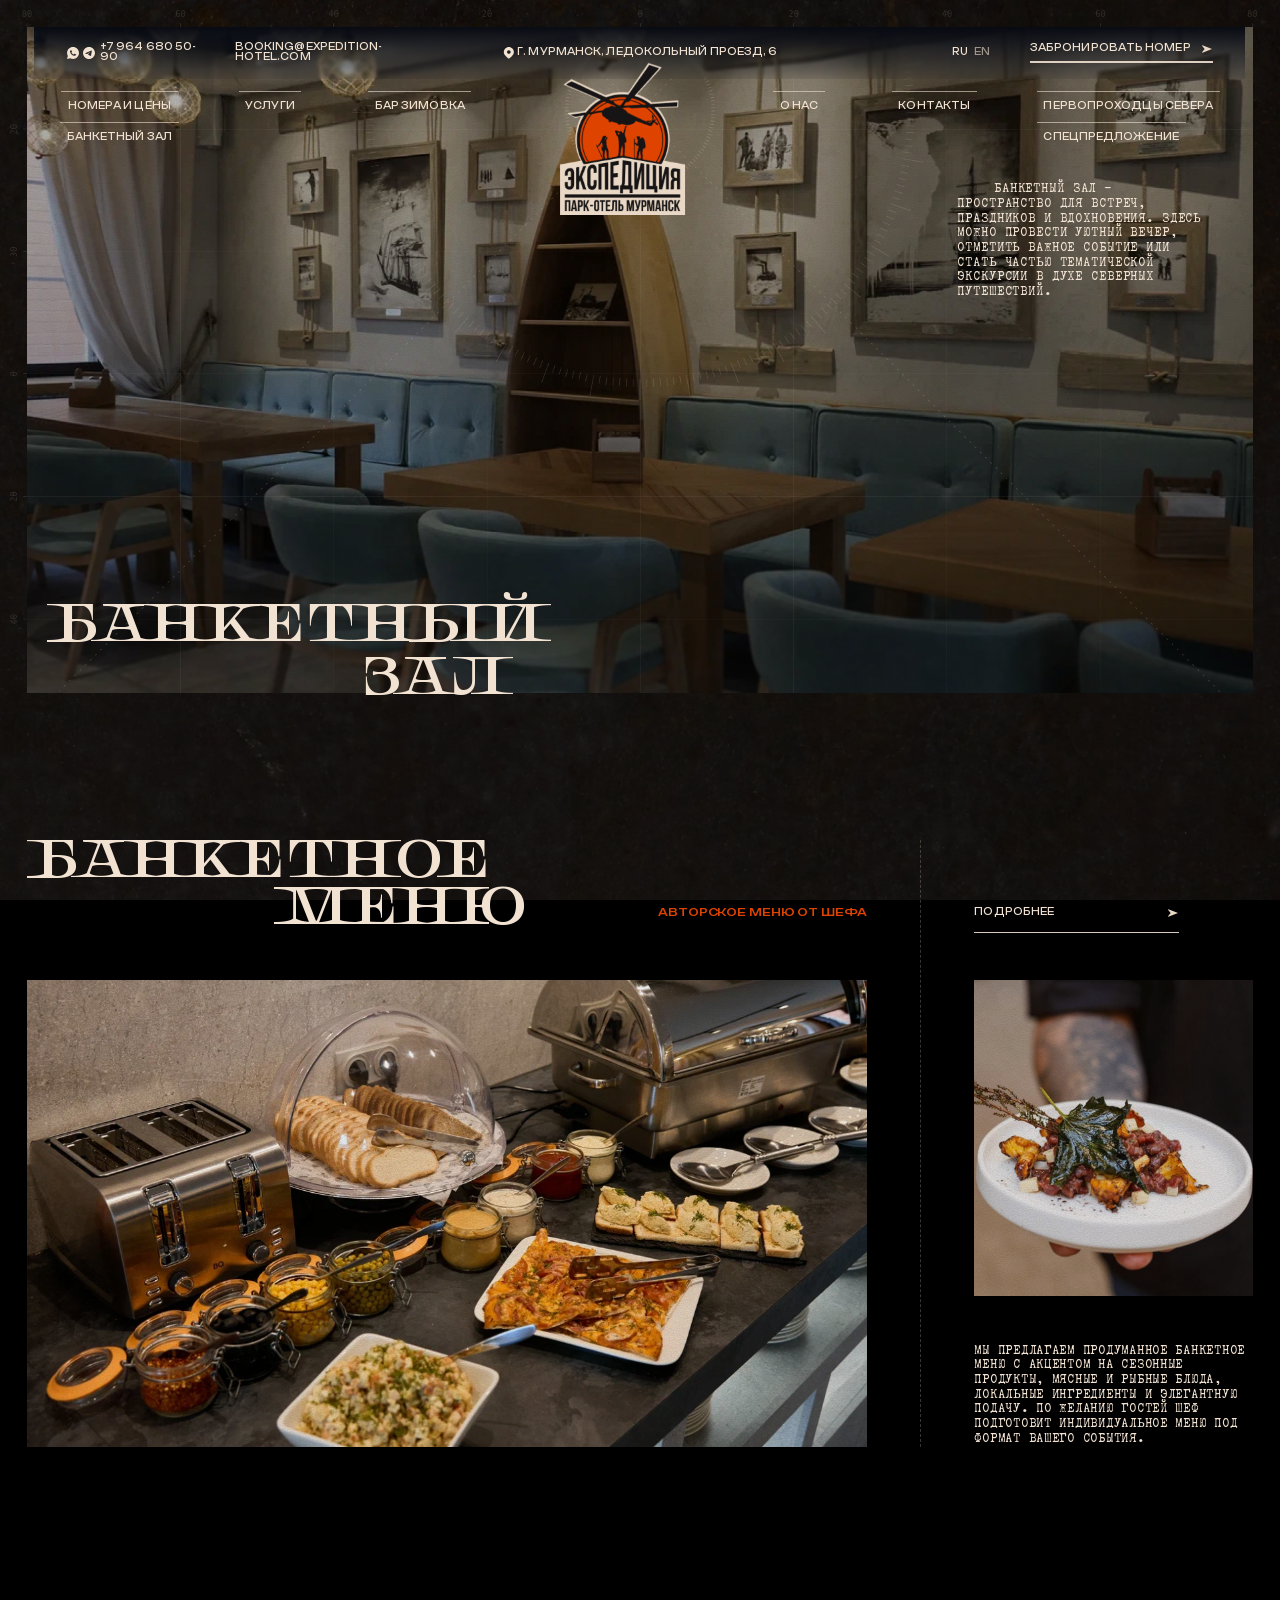
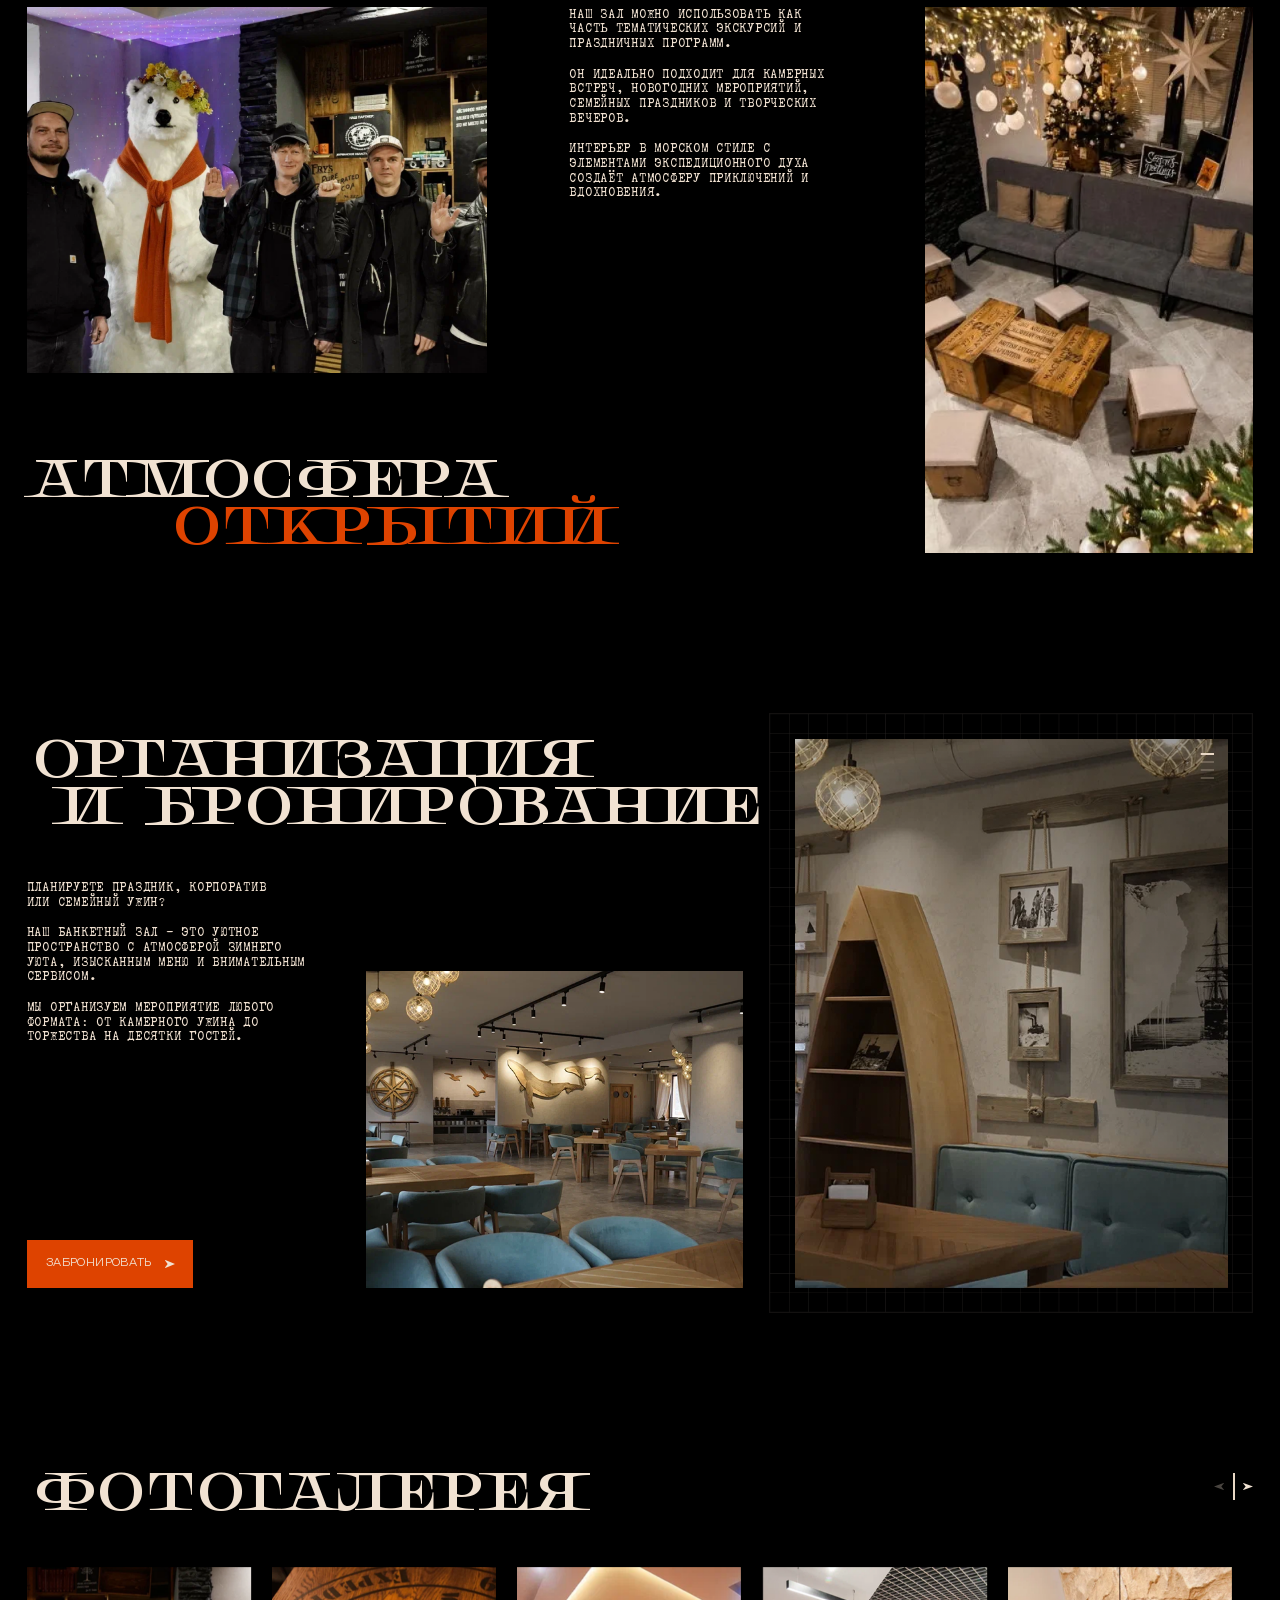
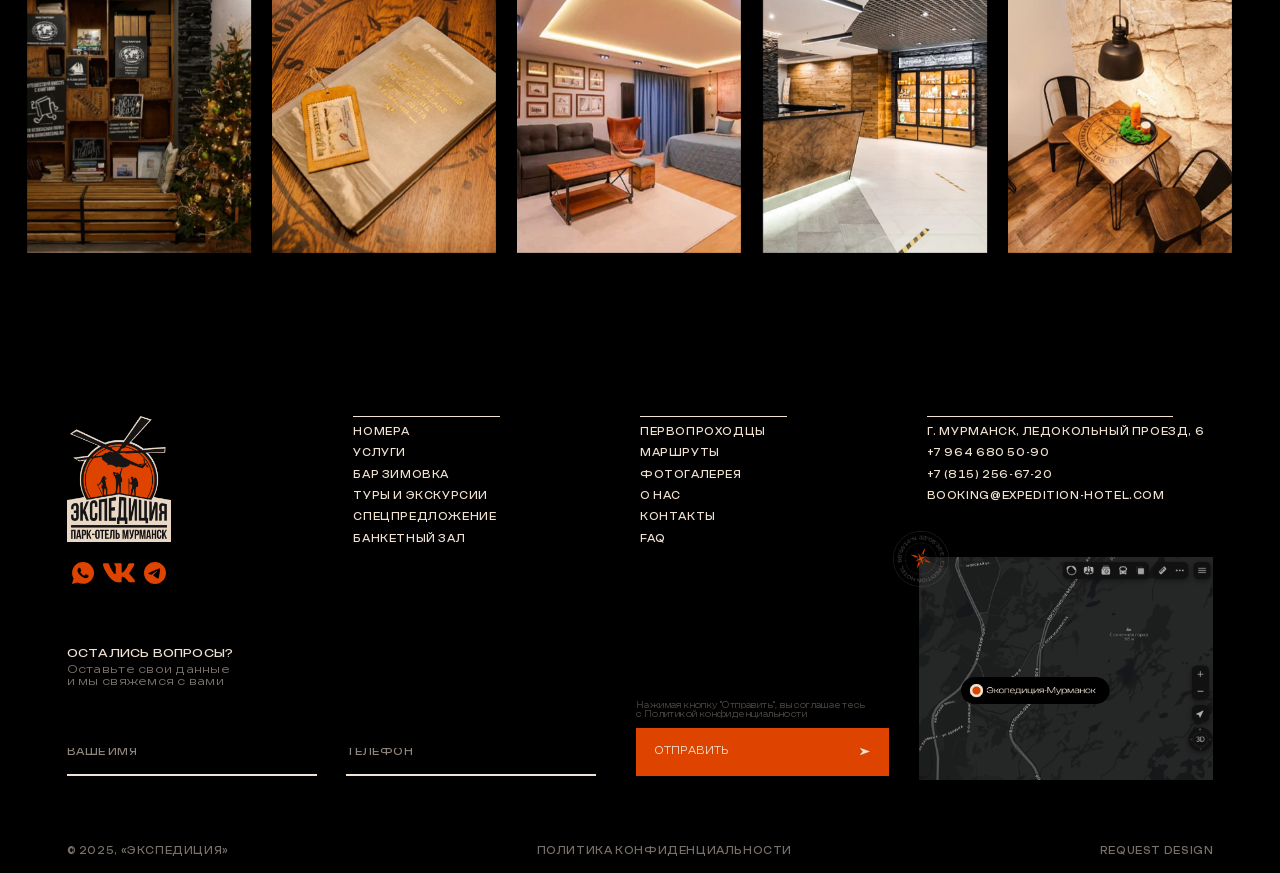
<file: pages/banquet-hall.html>
<!DOCTYPE html>
<html lang="ru">
<head>
    <meta charset="UTF-8">
    <meta name="viewport" content="width=device-width, initial-scale=1.0">
    <title>Банкетный зал</title>
    <link  rel="stylesheet" href="../styles/MainStyle.css" />
    <link rel="stylesheet" href="../styles/fancy.css" />
    <link rel="stylesheet" href="../styles/swiper.css" />
</head>
<body class="page">
<img src="../image/cook-bg-mob.png" alt="" class="page__texture cook mob" aria-hidden="true">
<img src="../image/bg_texture.webp" alt="" class="page__texture cook desk" aria-hidden="true">


<section class="hero cook bh">

    <div class="hero__background">
        <img class="hero__frame-mobile" src="../image/main/mobile/main-mobile-hero-lines.png" alt="" aria-hidden="true">
        <img class="hero__bg-mobile" src="../image/banquet-hall-main-mob.png" alt="" aria-hidden="true">
        <img class="hero__frame" src="../image/hero-frame.png" alt="" aria-hidden="true">
        <img class="hero__bg" src="../image/banquet-hall-main.png" alt="" aria-hidden="true">
        <img class="hero__lines" src="../image/hero-lines.png" alt="" aria-hidden="true">
    </div>

    <div class="hero__content">
        <header class="container site-header">

            <div class="site-header__mobile" aria-label="Мобильная навигация">
                <button class="site-header__mobile-btn" type="button" aria-label="Открыть календарь">
                    <img class="site-header__mobile-btn1" src="../icons/Calendar.svg" alt="" aria-hidden="true">
                </button>

                <a href="#" class="site-header__mobile-logo" aria-label="На главную">
                    <img src="../image/mainLogo.png" alt="Экспедиция — парк-отель Мурманск" class="site-header__mobile-logo-img">
                </a>

                <button class="site-header__mobile-btn" type="button" aria-label="Открыть меню" data-burger-open>
                    <img class="site-header__mobile-btn2" src="../icons/Burger-menu.svg" alt="" aria-hidden="true">
                </button>
            </div>

            <div class="mobile-menu" hidden data-burger>
                <div class="mobile-menu__backdrop" data-burger-close></div>

                <div class="mobile-menu__panel" role="dialog" aria-modal="true" aria-label="Меню">
                    <div class="mobile-menu__top">
                        <button class="mobile-menu__icon" type="button" aria-label="Календарь">
                            <img class="mobile-menu__icon1" src="../icons/Calendar.svg" alt="" aria-hidden="true">
                        </button>

                        <a class="mobile-menu__logo" href="/" aria-label="На главную">
                            <img src="../image/mainLogo.png" alt="Экспедиция — парк-отель Мурманск">
                        </a>

                        <button class="mobile-menu__icon" type="button" aria-label="Закрыть меню" data-burger-close>
                            <img class="mobile-menu__icon2" src="../icons/Subtract-mobile.svg" alt="" aria-hidden="true">
                        </button>
                    </div>

                    <nav class="mobile-menu__nav" aria-label="Навигация">
                        <a class="mobile-menu__link mobile-menu__link1" href="#">Номера и цены</a>
                        <a class="mobile-menu__link mobile-menu__link2" href="#">Услуги</a>

                        <div class="mobile-menu__group">
                            <a class="mobile-menu__sublink" href="#">Проживание</a>
                            <a class="mobile-menu__sublink" href="#">Туры и экспедиции</a>
                            <a class="mobile-menu__sublink" href="#">Отдых и досуг</a>
                            <a class="mobile-menu__sublink" href="#">Автокемпинг</a>
                        </div>

                        <a class="mobile-menu__link mobile-menu__link3" href="#">Бар зимовка</a>
                        <a class="mobile-menu__link mobile-menu__link4" href="#">Банкетный зал</a>
                        <a class="mobile-menu__link mobile-menu__link5" href="#">О нас</a>
                        <a class="mobile-menu__link mobile-menu__link6" href="#">Контакты</a>
                        <a class="mobile-menu__link mobile-menu__link7" href="#">Первопроходцы севера</a>
                        <a class="mobile-menu__link mobile-menu__link8" href="#">Спецпредложение</a>
                    </nav>
                </div>
            </div>


            <div class="site-header__top">
                <div class="site-header__top-inner">
                    <div class="site-header__top-left">
                        <div class="site-header__top-phone">
                            <a href="#" class="top-social" aria-label="Написать в WhatsApp" target="_blank" rel="noopener noreferrer">
                                <img src="../icons/WhatsApp.svg" alt="" aria-hidden="true" class="top-icon">
                            </a>
                            <a href="#" class="top-social" aria-label="Написать в Telegram" target="_blank" rel="noopener noreferrer">
                                <img src="../icons/Telegram.svg" alt="" aria-hidden="true" class="top-icon">
                            </a>
                            <a href="tel:+79646805090" class="top-social" aria-label="Позвонить: +7 964 680 50-90">
                                <span class="top-phone">+7 964 680 50-90</span>
                            </a>
                        </div>

                        <div class="site-header__top-email">
                            <a href="mailto:booking@expedition-hotel.com" class="top-email-link" aria-label="Написать на почту booking@expedition-hotel.com">
                                <span class="top-phone">booking@expedition-hotel.com</span>
                            </a>


                        </div>
                    </div>
                    <div class="site-header__top-center">
                        <a
                                href="#"
                                class="site-header__top-center-location"
                                target="_blank"
                                rel="noopener noreferrer"
                        >
                            <img class="top-icon" src="../icons/Location.svg" alt="" aria-hidden="true">
                            <span class="site-header__top-center-text">г. Мурманск, Ледокольный проезд, 6</span>
                        </a>
                    </div>
                    <div class="site-header__top-right">
                        <div class="site-header__top-language">
                            <a href="#" class="site-header__top-ru">RU</a>
                            <a href="#" class="site-header__top-en">EN</a>
                        </div>
                        <a href="#" class="site-header__top-book">
                            <span class="site-header__top-right-text">забронировать номер</span>
                            <img src="../icons/Arrow.svg" alt="" aria-hidden="true" class="top-icon" />
                        </a>
                    </div>
                </div>
            </div>

            <div class="site-header__nav">
                <nav class="site-header__menu" aria-label="Main menu">
                    <ul class="site-header__menu-list site-header__menu-list--left">
                        <li class="site-header__menu-item">
                            <a href="#" class="site-header__menu-link">номера и цены</a>
                        </li>
                        <li class="site-header__menu-item">
                            <a href="#" class="site-header__menu-link">банкетный зал</a>
                        </li>
                    </ul>

                    <ul class="site-header__menu-list site-header__menu-list--center1">
                        <li class="site-header__menu-item">
                            <a href="#" class="site-header__menu-link">услуги</a>
                        </li>
                        <li class="site-header__menu-item">
                            <a href="#" class="site-header__menu-link">бар зимовка</a>
                        </li>
                    </ul>

                    <a href="#" class="site-header__logo" aria-label="На главную">
                        <img src="../image/mainLogo.png" alt="Экспедиция — парк-отель Мурманск" class="site-header__logo-img">
                    </a>

                    <ul class="site-header__menu-list site-header__menu-list--center2">
                        <li class="site-header__menu-item">
                            <a href="#" class="site-header__menu-link">о нас</a>
                        </li>
                        <li class="site-header__menu-item">
                            <a href="#" class="site-header__menu-link">контакты</a>
                        </li>
                    </ul>

                    <ul class="site-header__menu-list site-header__menu-list--right">
                        <li class="site-header__menu-item">
                            <a href="#" class="site-header__menu-link">первопроходцы севера</a>
                        </li>
                        <li class="site-header__menu-item">
                            <a href="#" class="site-header__menu-link">спецпредложение</a>
                        </li>
                    </ul>


                </nav>
            </div>
        </header>

        <div class="hero__body">
            <div class="hero__decorations">
                <p class="hero__decorations-text">
                    Банкетный зал — пространство для встреч, праздников и вдохновения. Здесь можно провести уютный вечер,
                    отметить важное событие или стать частью тематической экскурсии в духе северных путешествий.
                </p>

                <p class="hero__decorations-text-mobile">
                    Банкетный зал — пространство для встреч, праздников и вдохновения. Здесь можно провести уютный вечер,
                    отметить важное событие или стать частью тематической экскурсии в духе северных путешествий.
                </p>
            </div>
            <div class="hero__title">
                <div class="hero__title-text bh">
                    <div>банкетный</div>
                    <div>зал</div>
                </div>
            </div>
            <div class="hero__request">

            </div>
        </div>

    </div>
</section>

<main>
    <section class="bh-menu">
        <div class="left">
            <div class="bh-menu-header">
                <div class="bh-menu-title">
                    <div>банкетное</div>
                    <div>меню</div>
                </div>
                <div class="bh-menu-text red">Авторское меню от шефа</div>
            </div>
            <img class="bh-menu-img-main" src="../image/bh-menu-main.png" alt="">
        </div>
        <div class="gray-line"></div>
        <div class="right">
            <div class="right-top">
                <a href="#" class="site-header__top-book">
                    <span class="site-header__top-right-text">подробнее</span>
                    <img src="../icons/Arrow.svg" alt="" aria-hidden="true" class="top-icon">
                </a>
            </div>
            <img class="bh-menu-img-adv" src="../image/bh-menu-adv.png" alt="">
            <div class="article-text">
                Мы предлагаем продуманное банкетное меню с акцентом на сезонные продукты, мясные и рыбные блюда,
                локальные ингредиенты и элегантную подачу. По желанию гостей шеф подготовит индивидуальное
                меню под формат вашего события.
            </div>
        </div>
    </section>
    <section class="atmosphere-of-discovery">
        <div class="left">
            <div class="left-block">
                <img src="../image/aod-main.png" alt="">
                <div class="article-text">
                    <p>Наш зал можно использовать как часть тематических экскурсий и праздничных программ.</p>
                    <p>Он идеально подходит для камерных встреч, новогодних мероприятий, семейных праздников и творческих вечеров.</p>
                    <p>Интерьер в морском стиле с элементами экспедиционного духа создаёт атмосферу приключений и вдохновения.</p>
                </div>
            </div>
            <div class="aod-title">
                <div>атмосфера</div>
                <div class="red">открытий</div>
            </div>
        </div>
        <div class="right">
            <img src="../image/aod-adv.png" alt="">
        </div>
    </section>
    <section class="organization-and-booking">
        <div class="left">
            <div class="oab-title">
                <div>Организация</div>
                <div>и бронирование</div>
            </div>
            <div class="left-block">
                <div class="left-block-text">
                    <div class="article-text">
                        <p>Планируете праздник, корпоратив<br> или семейный ужин?</p>
                        <p>Наш банкетный зал — это уютное пространство с атмосферой зимнего уюта, изысканным меню и внимательным сервисом.</p>
                        <p>Мы организуем мероприятие любого формата: от камерного ужина до торжества на десятки гостей.</p>
                    </div>
                    <button class="feedback__button" type="button">
                        <span class="feedback__button-text">забронировать</span>
                        <img src="../icons/main/main-switch-btn-right.svg" alt="" aria-hidden="true" class="special-offer__link-arrow">
                    </button>
                </div>
                <div class="left-block-img">
                    <img src="../image/oab-adv.png" alt="">
                </div>
            </div>
        </div>
        <div class="right">
            <div class="img-bg-grid">
                <img class="img" src="../image/oab-right.png" alt="">
            </div>
        </div>
    </section>
    <section class="photo-gallery">
        <div class="photo-gallery-top">
            <div class="photo-gallery-title">фотогалерея</div>
            <div class="photo-gallery-nav">
                <div class="room-preview__switch">
                    <button data-prev="" class="room-preview__switch-btn gallery-prev" type="button" aria-label="Предыдущий слайд">
                        <img src="../icons/main/main-switch-btn-left.svg" alt="" aria-hidden="true" class="room-preview__switch-icon">
                    </button>

                    <img src="../icons/main/main-switch-btn-line.svg" alt="" aria-hidden="true" class="room-preview__switch-line">

                    <button data-next="" class="room-preview__switch-btn  gallery-next" type="button" aria-label="Следующий слайд">
                        <img src="../icons/main/main-switch-btn-right.svg" alt="" aria-hidden="true" class="room-preview__switch-icon">
                    </button>
                </div>
            </div>
        </div>
        <div class="photo-gallery-slider swiper">
            <div class="swiper-wrapper">
                <div class="swiper-slide">
                    <a
                            href="https://lipsum.app/id/1/1600x1200"
                            data-fancybox="gallery"
                            data-thumb-src="https://lipsum.app/id/1/150x100"
                            data-thumb-alt="My custom description #1"
                            data-thumb-class="my_custom_thumb_class"
                    >
                        <img src="../image/photo1.png" alt="">
                    </a>
                </div>
                <div class="swiper-slide">
                    <a
                            href="https://lipsum.app/id/2/1600x1200"
                            data-fancybox="gallery"
                            data-thumb-src="https://lipsum.app/id/2/150x100"
                            data-thumb-alt="My custom description #1"
                            data-thumb-class="my_custom_thumb_class"
                    >
                        <img src="../image/photo2.png" alt="">
                    </a>
                </div>
                <div class="swiper-slide">
                    <a
                            href="https://lipsum.app/id/3/1600x1200"
                            data-fancybox="gallery"
                            data-thumb-src="https://lipsum.app/id/3/150x100"
                            data-thumb-alt="My custom description #1"
                            data-thumb-class="my_custom_thumb_class"
                    >
                        <img src="../image/photo3.png" alt="">
                    </a>
                </div>
                <div class="swiper-slide">
                    <a
                            href="https://lipsum.app/id/1/1600x1200"
                            data-fancybox="gallery"
                            data-thumb-src="https://lipsum.app/id/1/150x100"
                            data-thumb-alt="My custom description #1"
                            data-thumb-class="my_custom_thumb_class"
                    >
                        <img src="../image/photo4.png" alt="">
                    </a>
                </div>
                <div class="swiper-slide">
                    <a
                            href="https://lipsum.app/id/2/1600x1200"
                            data-fancybox="gallery"
                            data-thumb-src="https://lipsum.app/id/2/150x100"
                            data-thumb-alt="My custom description #1"
                            data-thumb-class="my_custom_thumb_class"
                    >
                        <img src="../image/photo5.png" alt="">
                    </a>
                </div>
                <div class="swiper-slide">
                    <a
                            href="https://lipsum.app/id/3/1600x1200"
                            data-fancybox="gallery"
                            data-thumb-src="https://lipsum.app/id/3/150x100"
                            data-thumb-alt="My custom description #1"
                            data-thumb-class="my_custom_thumb_class"
                    >
                        <img src="../image/photo1.png" alt="">
                    </a>
                </div>
            </div>
        </div>
    </section>
</main>

<footer class="site-footer">
    <div class="site-footer-mobile">
        <a href="#" class="site-footer__top-logo" aria-label="На главную">
            <img src="../image/mainLogo.png" alt="Экспедиция — парк-отель Мурманск" class="site-footer-img">
        </a>

        <div class="site-footer-mobile-social">
            <a
                    href="#"
                    class="site-footer-mobile-icon"
                    target="_blank"
                    rel="noopener noreferrer"
                    aria-label="Написать в WhatsApp"
            >
                <img class="site-footer-mobile-icon-img" src="../icons/WhatsApp2.svg" alt="">
            </a>

            <a
                    href="#"
                    class="site-footer-mobile-icon"
                    target="_blank"
                    rel="noopener noreferrer"
                    aria-label="Написать в Вконтакте"
            >
                <img class="site-footer-mobile-icon-img site-footer-mobile-icon-img--vk" src="../icons/VK.svg" alt="">
            </a>

            <a
                    href="#"
                    class="site-footer-mobile-icon"
                    target="_blank"
                    rel="noopener noreferrer"
                    aria-label="Написать в Telegram"
            >
                <img class="site-footer-mobile-icon-img" src="../icons/Telegram2.svg" alt="">
            </a>
        </div>

        <ul class="site-footer__top-list site-footer-mobile-list1">
            <li class="site-footer__top-link">г. Мурманск, Ледокольный проезд, 6</li>
            <li class="site-footer__top-link">+7 964 680 50-90</li>
            <li class="site-footer__top-link">+7 (815) 256-67-20</li>
            <li class="site-footer__top-link">booking@expedition-hotel.com</li>
        </ul>

        <nav class="site-footer-mobile-nav">
            <ul class="site-footer__top-list site-footer__top-list2">
                <li class="site-footer__top-item"><a href="#" class="site-footer__top-link">Номера</a></li>
                <li class="site-footer__top-item"><a href="#" class="site-footer__top-link">Услуги</a></li>
                <li class="site-footer__top-item"><a href="#" class="site-footer__top-link">Бар зимовка</a></li>
                <li class="site-footer__top-item"><a href="#" class="site-footer__top-link">Туры и экскурсии</a></li>
                <li class="site-footer__top-item"><a href="#" class="site-footer__top-link">Спецпредложение</a></li>
                <li class="site-footer__top-item"><a href="#" class="site-footer__top-link">Банкетный зал</a></li>
            </ul>

            <ul class="site-footer__top-list site-footer__top-list3">
                <li class="site-footer__top-item"><a href="#" class="site-footer__top-link">Первопроходцы</a></li>
                <li class="site-footer__top-item"><a href="#" class="site-footer__top-link">Маршруты</a></li>
                <li class="site-footer__top-item"><a href="#" class="site-footer__top-link">Фотогалерея</a></li>
                <li class="site-footer__top-item"><a href="#" class="site-footer__top-link">О нас</a></li>
                <li class="site-footer__top-item"><a href="#" class="site-footer__top-link">Контакты</a></li>
                <li class="site-footer__top-item"><a href="#" class="site-footer__top-link">FAQ</a></li>
            </ul>
        </nav>


        <div class="site-footer-mobile-map">
            <img class="site-footer__map" src="../image//footer-mobile-map.png" alt="Местоположение отеля на карте">
        </div>

        <div class="site-footer__middle-left-questions site-footer-mobile-questions">
            <p class="site-footer__middle-left-title site-footer-mobile-title">Остались вопросы?</p>
            <p class="site-footer__middle-left-text site-footer-mobile-text">Оставьте свои данные<br>и мы свяжемся с вами</p>
        </div>

        <div class="site-footer-mobile-request">
            <section class="feedback-mobile" aria-label="Форма обратной связи">
                <form class="feedback-mobile__form" action="#" method="post">
                    <div class="feedback-mobile__field">
                        <input
                                class="feedback-mobile__input"
                                id="feedback-name-mobile"
                                name="name"
                                type="text"
                                placeholder="Ваше имя"
                                autocomplete="name"
                        >
                    </div>

                    <div class="feedback-mobile__field">
                        <input
                                class="feedback-mobile__input"
                                id="feedback-phone-mobile"
                                name="phone"
                                type="tel"
                                placeholder="Телефон"
                                autocomplete="tel"
                        >
                    </div>

                    <p class="feedback-mobile__policy">
                        Нажимая кнопку "Отправить", вы соглашаетесь с Политикой конфиденциальности
                    </p>

                    <button class="feedback-mobile__button" type="submit">
                        <span class="feedback-mobile__button-text">Отправить</span>
                        <img
                                src="../icons/main/main-switch-btn-right.svg"
                                alt=""
                                aria-hidden="true"
                                class="feedback-mobile__button-arrow"
                        >
                    </button>
                </form>
            </section>
        </div>

        <div class="site-footer__down">
            <div class="site-footer__down-left">
                <p>© 2025, «экспедиция»</p>
            </div>
            <div class="site-footer__down-center">
                <p><a href="#" class="site-footer__down-link">политика конфиденциальности</a></p>
            </div>
            <div class="site-footer__down-right">
                <p><a href="#" class="site-footer__down-link">Request design</a></p>
            </div>



        </div>
    </div>
    </div>


    <div class="container site-footer__inner">
        <div class="site-footer__top">
            <nav class="site-footer__top-nav">
                <a href="/" class="site-footer__top-logo" aria-label="На главную">
                    <img src="../image/mainLogo.png" alt="Экспедиция — парк-отель Мурманск" class="site-footer-img">
                </a>
                <div class="site-footer__top-left-nav">
                    <ul class="site-footer__top-list">
                        <li class="site-footer__top-item"><a href="#" class="site-footer__top-link">Номера</a></li>
                        <li class="site-footer__top-item"><a href="#" class="site-footer__top-link">Услуги</a></li>
                        <li class="site-footer__top-item"><a href="#" class="site-footer__top-link">Бар зимовка</a></li>
                        <li class="site-footer__top-item"><a href="#" class="site-footer__top-link">Туры и экскурсии</a></li>
                        <li class="site-footer__top-item"><a href="#" class="site-footer__top-link">Спецпредложение</a></li>
                        <li class="site-footer__top-item"><a href="#" class="site-footer__top-link">Банкетный зал</a></li>
                    </ul>
                </div>
                <div class="site-footer__top-center-nav">
                    <ul class="site-footer__top-list">
                        <li class="site-footer__top-item"><a href="#" class="site-footer__top-link">Первопроходцы</a></li>
                        <li class="site-footer__top-item"><a href="#" class="site-footer__top-link">Маршруты</a></li>
                        <li class="site-footer__top-item"><a href="#" class="site-footer__top-link">Фотогалерея</a></li>
                        <li class="site-footer__top-item"><a href="#" class="site-footer__top-link">О нас</a></li>
                        <li class="site-footer__top-item"><a href="#" class="site-footer__top-link">Контакты</a></li>
                        <li class="site-footer__top-item"><a href="#" class="site-footer__top-link">FAQ</a></li>
                    </ul>
                </div>
                <div class="site-footer__top-right-nav">
                    <ul class="site-footer__top-list">
                        <li class="site-footer__top-link">г. Мурманск, Ледокольный проезд, 6</li>
                        <li class="site-footer__top-link">+7 964 680 50-90</li>
                        <li class="site-footer__top-link">+7 (815) 256-67-20</li>
                        <li class="site-footer__top-link">booking@expedition-hotel.com</li>
                    </ul>
                </div>
            </nav>


            <div class="site-footer__middle">
                <div class="site-footer__middle-left">
                    <div class="site-footer__middle-left-social">
                        <a
                                href="#"
                                class="site-footer__middle-left-icon"
                                target="_blank"
                                rel="noopener noreferrer"
                                aria-label="Написать в WhatsApp"
                        >
                            <img class="site-footer__middle-left-icon-img" src="../icons/WhatsApp2.svg" alt="">
                        </a>

                        <a
                                href="#"
                                class="site-footer__middle-left-icon"
                                target="_blank"
                                rel="noopener noreferrer"
                                aria-label="Написать в Вконтакте"
                        >
                            <img class="site-footer__middle-left-icon-img site-footer__middle-left-icon-img--vk" src="../icons/VK.svg" alt="">
                        </a>

                        <a
                                href="#"
                                class="site-footer__middle-left-icon"
                                target="_blank"
                                rel="noopener noreferrer"
                                aria-label="Написать в Telegram"
                        >
                            <img class="site-footer__middle-left-icon-img" src="../icons/Telegram2.svg" alt="">
                        </a>
                    </div>

                    <div class="site-footer__middle-left-questions">
                        <p class="site-footer__middle-left-title">Остались вопросы?</p>
                        <p class="site-footer__middle-left-text">Оставьте свои данные<br>и мы свяжемся с вами</p>
                    </div>

                    <div class="site-footer__middle-left-request">
                        <section class="feedback" aria-label="Форма обратной связи">
                            <div class="feedback__inner">
                                <form class="feedback__form" action="#" method="post">
                                    <div class="feedback__fields">
                                        <div class="feedback__field">
                                            <input
                                                    class="feedback__input"
                                                    id="feedback-name"
                                                    name="name"
                                                    type="text"
                                                    placeholder="Ваше имя"
                                                    autocomplete="name"
                                            >
                                        </div>

                                        <div class="feedback__field">
                                            <input
                                                    class="feedback__input"
                                                    id="feedback-phone"
                                                    name="phone"
                                                    type="tel"
                                                    placeholder="Телефон"
                                                    autocomplete="tel"
                                            >
                                        </div>
                                    </div>

                                    <div class="feedback__submit-block">
                                        <p class="feedback__policy">
                                            Нажимая кнопку "Отправить", вы соглашаетесь<br>
                                            с Политикой конфиденциальности
                                        </p>

                                        <button class="feedback__button" type="submit">
                                            <span class="feedback__button-text">Отправить</span>
                                            <img
                                                    src="../icons/main/main-switch-btn-right.svg"
                                                    alt=""
                                                    aria-hidden="true"
                                                    class="special-offer__link-arrow"
                                            >
                                        </button>
                                    </div>
                                </form>
                            </div>
                        </section>

                    </div>
                </div>
                <div class="site-footer__middle-right">
                    <div class="site-footer__middle-right-map">
                        <img class="site-footer__map" src="../image/footer-map.png" alt="Местоположение отеля на карте">
                        <img class="site-footer__map-badge" src="../image/footer-compass.png" alt="" aria-hidden="true">
                    </div>
                </div>
            </div>
            <div class="site-footer__down">
                <div class="site-footer__down-inner">
                    <div class="site-footer__down-left">
                        <p>© 2025, «экспедиция»</p>
                    </div>
                    <div class="site-footer__down-center">
                        <p><a href="#" class="site-footer__down-link">политика конфиденциальности</a></p>
                    </div>
                    <div class="site-footer__down-right">
                        <p><a href="#" class="site-footer__down-link">Request design</a></p>
                    </div>

                </div>
            </div>
        </div>
    </div>
</footer>


<script src="../js/main.js"></script>
<script src="../js/jq.js"></script>
<script src="../js/fancy.js"></script>
<script src="../js/swiper.js"></script>
<script src="../js/adv.js"></script>

</body>
</html>
</file>
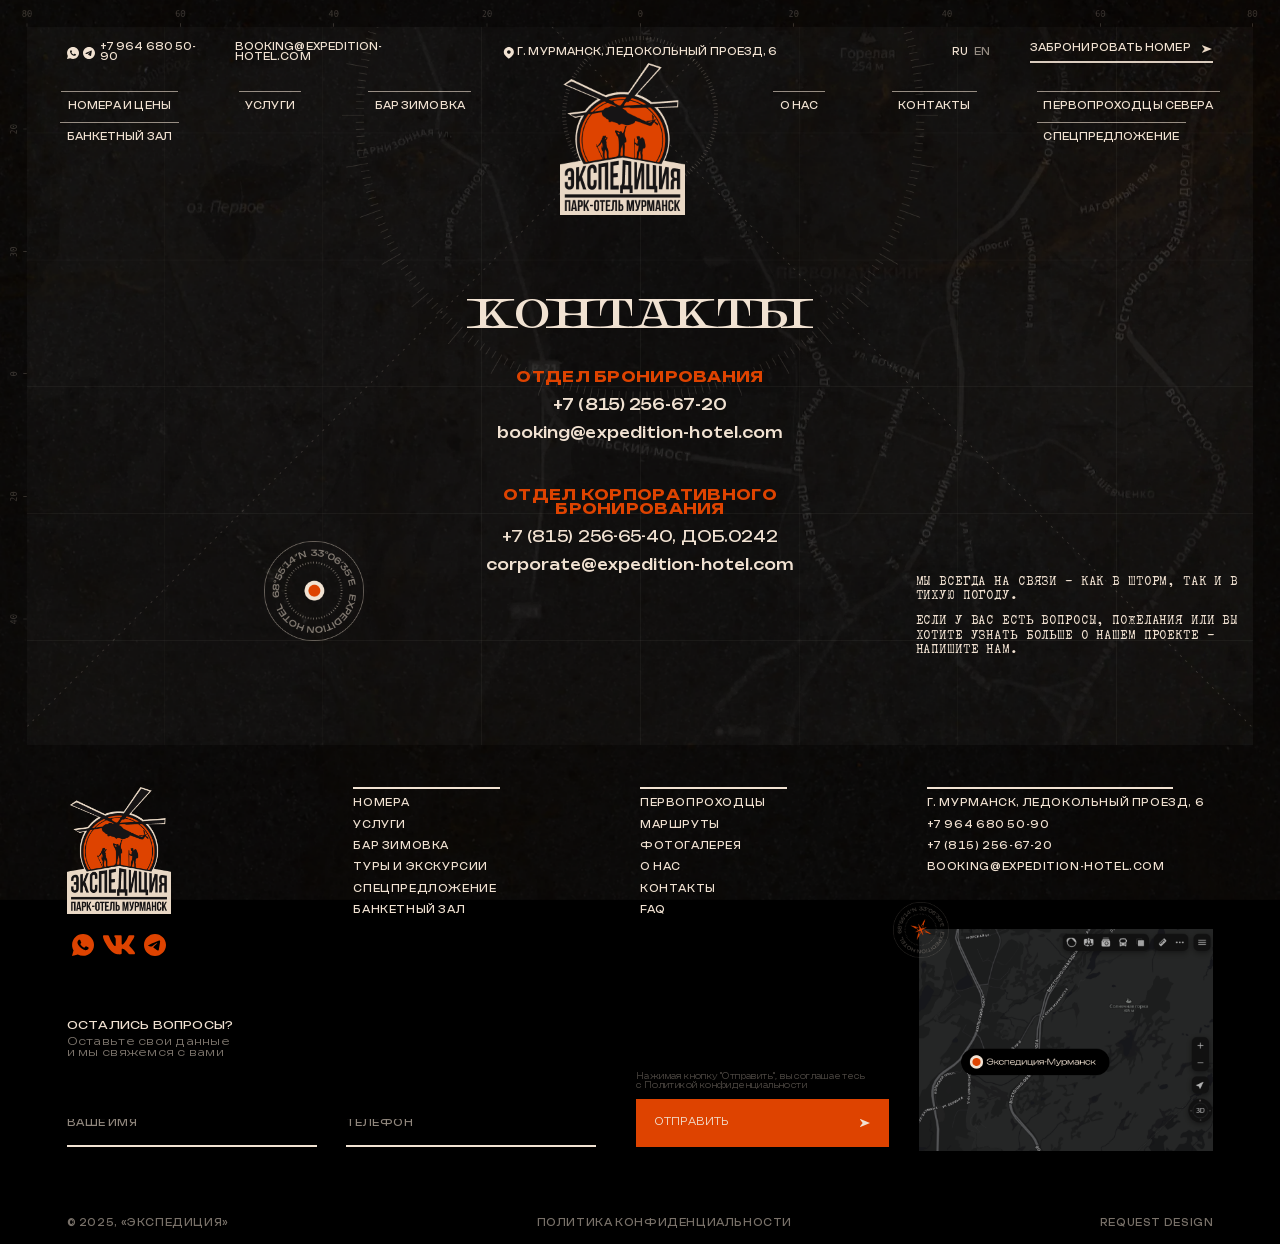
<file: pages/contacts.html>
<!DOCTYPE html>
<html lang="ru">
<head>
    <meta charset="UTF-8">
    <meta name="viewport" content="width=device-width, initial-scale=1.0">
    <title>Контакты</title>
    <link  rel="stylesheet" href="../styles/ContactsStyle.css"/>
</head>
<body class="page page-contacts">
    <img src="../image/bg_texture.webp" alt="" class="page__texture" aria-hidden="true"> 

    <section class="hero hero--contacts">
        <div class="hero__inner">
        <img class="hero__frame-mobile" src="../image/frame-mobile.png" alt="" aria-hidden="true">         
        <img class="hero__bg-mobile" src="../image/bg-mobile.png" alt="" aria-hidden="true">         
        <img class="hero__frame" src="../image/hero-frame.png" alt="" aria-hidden="true"> 
        <img class="hero__frame" src="../image/hero-frame.png" alt="" aria-hidden="true"> 
        <img class="hero__bg" src="../image/hero-bg.webp" alt="" aria-hidden="true"> 
        <img class="hero__lines" src="../image/hero-lines.png" alt="" aria-hidden="true"> 
        </div>
        <div class="hero__content">
        <header class="container site-header">

            <div class="site-header__mobile" aria-label="Мобильная навигация">
                <button class="site-header__mobile-btn" type="button" aria-label="Открыть календарь">
                <img class="site-header__mobile-btn1" src="../icons/Calendar.svg" alt="" aria-hidden="true">
                </button>

                <a href="#" class="site-header__mobile-logo" aria-label="На главную">
                <img src="../image/mainLogo.png" alt="Экспедиция — парк-отель Мурманск" class="site-header__mobile-logo-img">
                </a>

                <button class="site-header__mobile-btn" type="button" aria-label="Открыть меню" data-burger-open>
                <img class="site-header__mobile-btn2" src="../icons/Burger-menu.svg" alt="" aria-hidden="true">
                </button>
            </div>

            <div class="mobile-menu" hidden data-burger>
                <div class="mobile-menu__backdrop" data-burger-close></div>

                <div class="mobile-menu__panel" role="dialog" aria-modal="true" aria-label="Меню">
                    <div class="mobile-menu__top">
                    <button class="mobile-menu__icon" type="button" aria-label="Календарь">
                        <img class="mobile-menu__icon1" src="../icons/Calendar.svg" alt="" aria-hidden="true">
                    </button>

                    <a class="mobile-menu__logo" href="/" aria-label="На главную">
                        <img src="../image/mainLogo.png" alt="Экспедиция — парк-отель Мурманск">
                    </a>

                    <button class="mobile-menu__icon" type="button" aria-label="Закрыть меню" data-burger-close>
                        <img class="mobile-menu__icon2"src="../icons/Subtract-mobile.svg" alt="" aria-hidden="true">
                    </button>
                    </div>

                    <nav class="mobile-menu__nav" aria-label="Навигация">
                    <a class="mobile-menu__link mobile-menu__link1" href="#">Номера и цены</a>
                    <a class="mobile-menu__link mobile-menu__link2" href="#">Услуги</a>

                    <div class="mobile-menu__group">
                        <a class="mobile-menu__sublink" href="#">Проживание</a>
                        <a class="mobile-menu__sublink" href="#">Туры и экспедиции</a>
                        <a class="mobile-menu__sublink" href="#">Отдых и досуг</a>
                        <a class="mobile-menu__sublink" href="#">Автокемпинг</a>
                    </div>

                    <a class="mobile-menu__link mobile-menu__link3" href="#">Бар зимовка</a>
                    <a class="mobile-menu__link mobile-menu__link4" href="#">Банкетный зал</a>
                    <a class="mobile-menu__link mobile-menu__link5" href="#">О нас</a>
                    <a class="mobile-menu__link mobile-menu__link6" href="#">Контакты</a>
                    <a class="mobile-menu__link mobile-menu__link7" href="#">Первопроходцы севера</a>
                    <a class="mobile-menu__link mobile-menu__link8" href="#">Спецпредложение</a>
                    </nav>
                </div>
            </div>


            <div class="site-header__top">
                <div class="site-header__top-inner">
                    <div class="site-header__top--item site-header__top-left">
                        <div class="site-header__top-phone">
                            <a href="#" class="top-social" aria-label="Написать в WhatsApp" target="_blank" rel="noopener noreferrer">
                                <img src="../icons/WhatsApp.svg" alt="" aria-hidden="true" class="top-icon">
                            </a>
                            <a href="#" class="top-social" aria-label="Написать в Telegram" target="_blank" rel="noopener noreferrer">
                                <img src="../icons/Telegram.svg" alt="" aria-hidden="true" class="top-icon">
                            </a>
                            <a href="tel:+79646805090" class="top-social" aria-label="Позвонить: +7 964 680 50-90">
                                <span class="top-phone">+7 964 680 50-90</span>
                            </a>
                        </div>
                    
                        <div class="site-header__top-email">
                            <a href="mailto:booking@expedition-hotel.com" class="top-email-link" aria-label="Написать на почту booking@expedition-hotel.com">
                                <span class="top-phone">booking@expedition-hotel.com</span>
                            </a>

                            
                        </div>
                    </div>
                    <div class="site-header__top-center"> 
                        <a 
                            href="#" 
                            class="site-header__top-center-location"
                            target="_blank"
                            rel="noopener noreferrer"
                        >
                            <img class="top-icon" src="../icons/Location.svg" alt="" aria-hidden="true">
                            <span class="site-header__top-center-text">г. Мурманск, Ледокольный проезд, 6</span>
                        </a>
                    </div>
                    <div class="site-header__top-right">
                        <div class="site-header__top-language">
                            <a href="#" class="site-header__top-ru">RU</a>
                            <a href="#" class="site-header__top-en">EN</a>
                        </div>
                        <a href="#" class="site-header__top-book">
                            <span class="site-header__top-right-text">забронировать номер</span>
                            <img src="../icons/Arrow.svg" alt="" aria-hidden="true" class="top-icon" />
                        </a>
                    </div>
                </div>
            </div>
            
            <div class="site-header__nav">
                <nav class="site-header__menu" aria-label="Main menu">
                    <ul class="site-header__menu-list site-header__menu-list--left">
                        <li class="site-header__menu-item">
                            <a href="#" class="site-header__menu-link">номера и цены</a>
                        </li>
                        <li class="site-header__menu-item">
                            <a href="#" class="site-header__menu-link">банкетный зал</a>
                        </li>
                    </ul> 

                    <ul class="site-header__menu-list site-header__menu-list--center1">
                        <li class="site-header__menu-item">
                            <a href="#" class="site-header__menu-link">услуги</a>
                        </li>
                        <li class="site-header__menu-item">
                            <a href="#" class="site-header__menu-link">бар зимовка</a>
                        </li>
                    </ul> 

                    <a href="#" class="site-header__logo" aria-label="На главную">
                        <img src="../image/mainLogo.png" alt="Экспедиция — парк-отель Мурманск" class="site-header__logo-img">
                    </a>

                    <ul class="site-header__menu-list site-header__menu-list--center2">
                        <li class="site-header__menu-item">
                            <a href="#" class="site-header__menu-link">о нас</a>
                        </li>
                        <li class="site-header__menu-item">
                            <a href="#" class="site-header__menu-link">контакты</a>
                        </li>
                    </ul> 

                    <ul class="site-header__menu-list site-header__menu-list--right">
                        <li class="site-header__menu-item">
                            <a href="#" class="site-header__menu-link">первопроходцы севера</a>
                        </li>
                        <li class="site-header__menu-item">
                            <a href="#" class="site-header__menu-link">спецпредложение</a>
                        </li>
                    </ul> 
                    

                </nav>
            </div>
        </header>

        
        <main class="hero__main">
        <section class="contacts" aria-label="Contacts">

            <div class="contacts-container__mobile">
                <div class="contacts__badge">
                <img class="contacts__badge-img" src="../image/compass-mobile.png" alt="" aria-hidden="true">
                </div>
                <div class="contacts__title contacts__title-mobile">контакты</div>
                <div class="contacts-container-contact-block">
                    <div class="contacts-container-contact-block1">
                    <div class="contacts__label">отдел бронирования</div>
                    <a href="tel:+78152566720" class="contacts__phone" aria-label="Позвонить: +7 (815) 256-67-20">
                        +7 (815) 256-67-20
                    </a>
                    <a href="mailto:booking@expedition-hotel.com" class="contacts__email">
                    booking@expedition-hotel.com
                    </a>
                    </div>

                    <div class="contacts-container-contact-block2">
                    <div class="contacts__label">отдел корпоративного бронирования</div>
                    <a href="tel:+78152566540" class="contacts__phone" aria-label="Позвонить: +78152566540, доб.0242">
                        +7 (815) 256-65-40, доб.0242
                    </a>
                    <a href="mailto:corporate@expedition-hotel.com" class="contacts__email">
                    corporate@expedition-hotel.com
                    </a>
                    </div>
                </div>
                <div class="contacts-container-note">
                    <div class="contacts__note-text">
                        мы всегда на связи — как в шторм, <br>
                        так и в тихую погоду.
                    </div>
                    <div class="contacts__note-text">
                        если у вас есть вопросы, пожелания <br>
                        или вы хотите узнать больше о нашем проекте —
                        напишите нам.
                    </div>
                </div>
            </div>

            <div class="contacts__container">
            <div class="contacts__title">контакты</div>
            <div class="contacts__grid">
                <div class="contacts__badge">
                <img class="contacts__badge-img" src="../image/compass.png" alt="" aria-hidden="true">
                </div>

                <div class="contacts__main">
                <div class="contacts__block">
                    <div class="contacts__label">отдел бронирования</div>
                    <a href="tel:+78152566720" class="contacts__phone" aria-label="Позвонить: +7 (815) 256-67-20">
                        +7 (815) 256-67-20
                    </a>
                    <a href="mailto:booking@expedition-hotel.com" class="contacts__email">
                    booking@expedition-hotel.com
                    </a>
                </div>

                <div class="contacts__block">
                    <div class="contacts__label">отдел корпоративного бронирования</div>
                    <a href="tel:+78152566540" class="top-social" aria-label="Позвонить: +7 (815) 256-65-40, доб.0242">
                         +7 (815) 256-65-40, доб.0242
                    </a>
                    <a href="mailto:corporate@expedition-hotel.com" class="contacts__email">
                    corporate@expedition-hotel.com
                    </a>
                </div>
                </div>

                <div class="contacts__note">
                <div class="contacts__note-text">
                    мы всегда на связи — как в шторм, так и в тихую погоду.
                </div>
                <div class="contacts__note-text">
                    если у вас есть вопросы, пожелания или вы хотите узнать больше о нашем проекте —
                    напишите нам.
                </div>
                </div>

            </div>
            </div>
        </section>
        </main>
        </div>

    </section>

    
        <footer class="site-footer">
            <div class="site-footer-mobile">
                    <a href="#" class="site-footer__top-logo" aria-label="На главную">
                        <img src="../image/mainLogo.png" alt="Экспедиция — парк-отель Мурманск" class="site-footer-img">
                    </a>

                    <div class="site-footer-mobile-social">
                            <a 
                            href="#" 
                            class="site-footer-mobile-icon"
                            target="_blank"
                            rel="noopener noreferrer"
                            aria-label="Написать в WhatsApp"
                            >
                            <img class="site-footer-mobile-icon-img" src="../icons/WhatsApp2.svg" alt="">
                            </a>

                            <a 
                            href="#" 
                            class="site-footer-mobile-icon"
                            target="_blank"
                            rel="noopener noreferrer"
                            aria-label="Написать в Вконтакте"
                            >
                            <img class="site-footer-mobile-icon-img site-footer-mobile-icon-img--vk" src="../icons/VK.svg" alt="">
                            </a>

                             <a 
                            href="#" 
                            class="site-footer-mobile-icon"
                            target="_blank"
                            rel="noopener noreferrer"
                            aria-label="Написать в Telegram"
                            >
                            <img class="site-footer-mobile-icon-img" src="../icons/Telegram2.svg" alt="">
                            </a>
                    </div>

                    <ul class="site-footer__top-list site-footer-mobile-list1">
                            <li class="site-footer__top-link">г. Мурманск, Ледокольный проезд, 6</li>
                            <li class="site-footer__top-link">+7 964 680 50-90</li>
                            <li class="site-footer__top-link">+7 (815) 256-67-20</li>
                            <li class="site-footer__top-link">booking@expedition-hotel.com</li> 
                    </ul>

                    <nav class="site-footer-mobile-nav">
                            <ul class="site-footer__top-list site-footer__top-list2">
                                <li class="site-footer__top-item"><a href="#" class="site-footer__top-link">Номера</a></li>
                                <li class="site-footer__top-item"><a href="#" class="site-footer__top-link">Услуги</a></li>
                                <li class="site-footer__top-item"><a href="#" class="site-footer__top-link">Бар зимовка</a></li>
                                <li class="site-footer__top-item"><a href="#" class="site-footer__top-link">Туры и экскурсии</a></li>
                                <li class="site-footer__top-item"><a href="#" class="site-footer__top-link">Спецпредложение</a></li>
                                <li class="site-footer__top-item"><a href="#" class="site-footer__top-link">Банкетный зал</a></li>
                            </ul>

                            <ul class="site-footer__top-list site-footer__top-list3">
                                <li class="site-footer__top-item"><a href="#" class="site-footer__top-link">Первопроходцы</a></li>
                                <li class="site-footer__top-item"><a href="#" class="site-footer__top-link">Маршруты</a></li>
                                <li class="site-footer__top-item"><a href="#" class="site-footer__top-link">Фотогалерея</a></li>
                                <li class="site-footer__top-item"><a href="#" class="site-footer__top-link">О нас</a></li>
                                <li class="site-footer__top-item"><a href="#" class="site-footer__top-link">Контакты</a></li>
                                <li class="site-footer__top-item"><a href="#" class="site-footer__top-link">FAQ</a></li>
                            </ul>
                    </nav>
                    
                    
                    <div class="site-footer-mobile-map">
                            <img class="site-footer__map" src="../image//footer-mobile-map.png" alt="Местоположение отеля на карте">
                    </div>

                    <div class="site-footer__middle-left-questions site-footer-mobile-questions">
                            <p class="site-footer__middle-left-title site-footer-mobile-title">Остались вопросы?</p>
                            <p class="site-footer__middle-left-text site-footer-mobile-text">Оставьте свои данные<br>и мы свяжемся с вами</p>
                    </div>

                    <div class="site-footer-mobile-request">
                        <section class="feedback-mobile" aria-label="Форма обратной связи">
                            <form class="feedback-mobile__form" action="#" method="post">
                            <div class="feedback-mobile__field">
                                <input
                                class="feedback-mobile__input"
                                id="feedback-name-mobile"
                                name="name"
                                type="text"
                                placeholder="Ваше имя"
                                autocomplete="name"
                                >
                            </div>

                            <div class="feedback-mobile__field">
                                <input
                                class="feedback-mobile__input"
                                id="feedback-phone-mobile"
                                name="phone"
                                type="tel"
                                placeholder="Телефон"
                                autocomplete="tel"
                                >
                            </div>

                            <p class="feedback-mobile__policy">
                                Нажимая кнопку "Отправить", вы соглашаетесь с Политикой конфиденциальности
                            </p>

                            <button class="feedback-mobile__button" type="submit">
                                <span class="feedback-mobile__button-text">Отправить</span>
                                <img
                                src="../icons/main/main-switch-btn-right.svg"
                                alt=""
                                aria-hidden="true"
                                class="feedback-mobile__button-arrow"
                                >
                            </button>
                            </form>
                        </section>
                    </div>

                    <div class="site-footer__down">
                        <div class="site-footer__down-left">
                            <p>© 2025, «экспедиция»</p>
                        </div>
                        <div class="site-footer__down-center">
                            <p><a href="#" class="site-footer__down-link">политика конфиденциальности</a></p>
                        </div>
                        <div class="site-footer__down-right">
                            <p><a href="#" class="site-footer__down-link">Request design</a></p>
                        </div>

                                   
                              
                </div>
                </div>
            </div>


            <div class="container site-footer__inner">
                <div class="site-footer__top">
                    <nav class="site-footer__top-nav">
                    <a href="/" class="site-footer__top-logo" aria-label="На главную">
                        <img src="../image/mainLogo.png" alt="Экспедиция — парк-отель Мурманск" class="site-footer-img">
                    </a>
                    <div class="site-footer__top-left-nav">
                        <ul class="site-footer__top-list">
                            <li class="site-footer__top-item"><a href="#" class="site-footer__top-link">Номера</a></li>
                            <li class="site-footer__top-item"><a href="#" class="site-footer__top-link">Услуги</a></li>
                            <li class="site-footer__top-item"><a href="#" class="site-footer__top-link">Бар зимовка</a></li>
                            <li class="site-footer__top-item"><a href="#" class="site-footer__top-link">Туры и экскурсии</a></li>
                            <li class="site-footer__top-item"><a href="#" class="site-footer__top-link">Спецпредложение</a></li>
                            <li class="site-footer__top-item"><a href="#" class="site-footer__top-link">Банкетный зал</a></li>
                        </ul>
                    </div>
                    <div class="site-footer__top-center-nav">
                        <ul class="site-footer__top-list">
                            <li class="site-footer__top-item"><a href="#" class="site-footer__top-link">Первопроходцы</a></li>
                            <li class="site-footer__top-item"><a href="#" class="site-footer__top-link">Маршруты</a></li>
                            <li class="site-footer__top-item"><a href="#" class="site-footer__top-link">Фотогалерея</a></li>
                            <li class="site-footer__top-item"><a href="#" class="site-footer__top-link">О нас</a></li>
                            <li class="site-footer__top-item"><a href="#" class="site-footer__top-link">Контакты</a></li>
                            <li class="site-footer__top-item"><a href="#" class="site-footer__top-link">FAQ</a></li>
                        </ul>
                    </div>
                    <div class="site-footer__top-right-nav">
                        <ul class="site-footer__top-list">
                            <li class="site-footer__top-link">г. Мурманск, Ледокольный проезд, 6</li>
                            <li class="site-footer__top-link">+7 964 680 50-90</li>
                            <li class="site-footer__top-link">+7 (815) 256-67-20</li>
                            <li class="site-footer__top-link">booking@expedition-hotel.com</li> 
                        </ul>
                    </div>
                    </nav>                  

                
                <div class="site-footer__middle">
                    <div class="site-footer__middle-left">
                        <div class="site-footer__middle-left-social">
                            <a 
                            href="#" 
                            class="site-footer__middle-left-icon"
                            target="_blank"
                            rel="noopener noreferrer"
                            aria-label="Написать в WhatsApp"
                            >
                            <img class="site-footer__middle-left-icon-img" src="../icons/WhatsApp2.svg" alt="">
                            </a>

                            <a 
                            href="#" 
                            class="site-footer__middle-left-icon"
                            target="_blank"
                            rel="noopener noreferrer"
                            aria-label="Написать в Вконтакте"
                            >
                            <img class="site-footer__middle-left-icon-img site-footer__middle-left-icon-img--vk" src="../icons/VK.svg" alt="">
                            </a>

                             <a 
                            href="#" 
                            class="site-footer__middle-left-icon"
                            target="_blank"
                            rel="noopener noreferrer"
                            aria-label="Написать в Telegram"
                            >
                            <img class="site-footer__middle-left-icon-img" src="../icons/Telegram2.svg" alt="">
                            </a>
                        </div>
                           
                        <div class="site-footer__middle-left-questions">
                            <p class="site-footer__middle-left-title">Остались вопросы?</p>
                            <p class="site-footer__middle-left-text">Оставьте свои данные<br>и мы свяжемся с вами</p>
                        </div>
                           
                        <div class="site-footer__middle-left-request">
                            <section class="feedback" aria-label="Форма обратной связи">
                                <div class="feedback__inner">
                                    <form class="feedback__form" action="#" method="post">
                                    <div class="feedback__fields">
                                        <div class="feedback__field">
                                        <input
                                            class="feedback__input"
                                            id="feedback-name"
                                            name="name"
                                            type="text"
                                            placeholder="Ваше имя"
                                            autocomplete="name"
                                        >
                                        </div>

                                        <div class="feedback__field">
                                        <input
                                            class="feedback__input"
                                            id="feedback-phone"
                                            name="phone"
                                            type="tel"
                                            placeholder="Телефон"
                                            autocomplete="tel"
                                        >
                                        </div>
                                    </div>

                                    <div class="feedback__submit-block">
                                        <p class="feedback__policy">
                                        Нажимая кнопку "Отправить", вы соглашаетесь<br> 
                                        с Политикой конфиденциальности
                                        </p>

                                        <button class="feedback__button" type="submit">
                                        <span class="feedback__button-text">Отправить</span>
                                        <img
                                            src="../icons/main/main-switch-btn-right.svg"
                                            alt=""
                                            aria-hidden="true"
                                            class="special-offer__link-arrow"
                                        >
                                        </button>
                                    </div>
                                    </form>
                                </div>
                                </section>

                        </div>
                    </div>
                    <div class="site-footer__middle-right">
                        <div class="site-footer__middle-right-map">
                            <img class="site-footer__map" src="../image/footer-map.png" alt="Местоположение отеля на карте">
                            <img class="site-footer__map-badge" src="../image/footer-compass.png" alt="" aria-hidden="true">
                            </div>
                    </div>
                </div>
                <div class="site-footer__down">
                    <div class="site-footer__down-inner">
                        <div class="site-footer__down-left">
                            <p>© 2025, «экспедиция»</p>
                        </div>
                        <div class="site-footer__down-center">
                            <p><a href="#" class="site-footer__down-link">политика конфиденциальности</a></p>
                        </div>
                        <div class="site-footer__down-right">
                            <p><a href="#" class="site-footer__down-link">Request design</a></p>
                        </div>

                    </div>
                </div>
            </div>
            </div>
        </footer>


<script>
  const menu = document.querySelector('[data-burger]');
  const panel = document.querySelector('.mobile-menu__panel');
  const openBtn = document.querySelector('[data-burger-open]');
  const closeEls = document.querySelectorAll('[data-burger-close]');

  let scrollY = 0;

  function preventScroll(e) {
    if (panel && panel.contains(e.target)) return;
    e.preventDefault();
  }

  function openMenu(){
    scrollY = window.scrollY || 0;
    menu.hidden = false;

    document.body.classList.add('is-menu-open');
    document.body.style.top = `-${scrollY}px`;

    document.addEventListener('touchmove', preventScroll, { passive: false });
  }

  function closeMenu(){
    menu.hidden = true;

    document.body.classList.remove('is-menu-open');
    document.removeEventListener('touchmove', preventScroll);

    const y = Math.abs(parseInt(document.body.style.top || '0', 10));
    document.body.style.top = '';
    window.scrollTo(0, y);
  }

  openBtn?.addEventListener('click', openMenu);
  closeEls.forEach(el => el.addEventListener('click', closeMenu));

  document.addEventListener('keydown', (e) => {
    if(e.key === 'Escape' && !menu.hidden) closeMenu();
  });

  document.addEventListener('DOMContentLoaded', () => {
  const forms = document.querySelectorAll('form');

  forms.forEach(form => {
    form.addEventListener('submit', (event) => {
      event.preventDefault();
      alert('Форма отправлена!');
    });
  });
});
</script>  
    
</body>
</html>
</file>
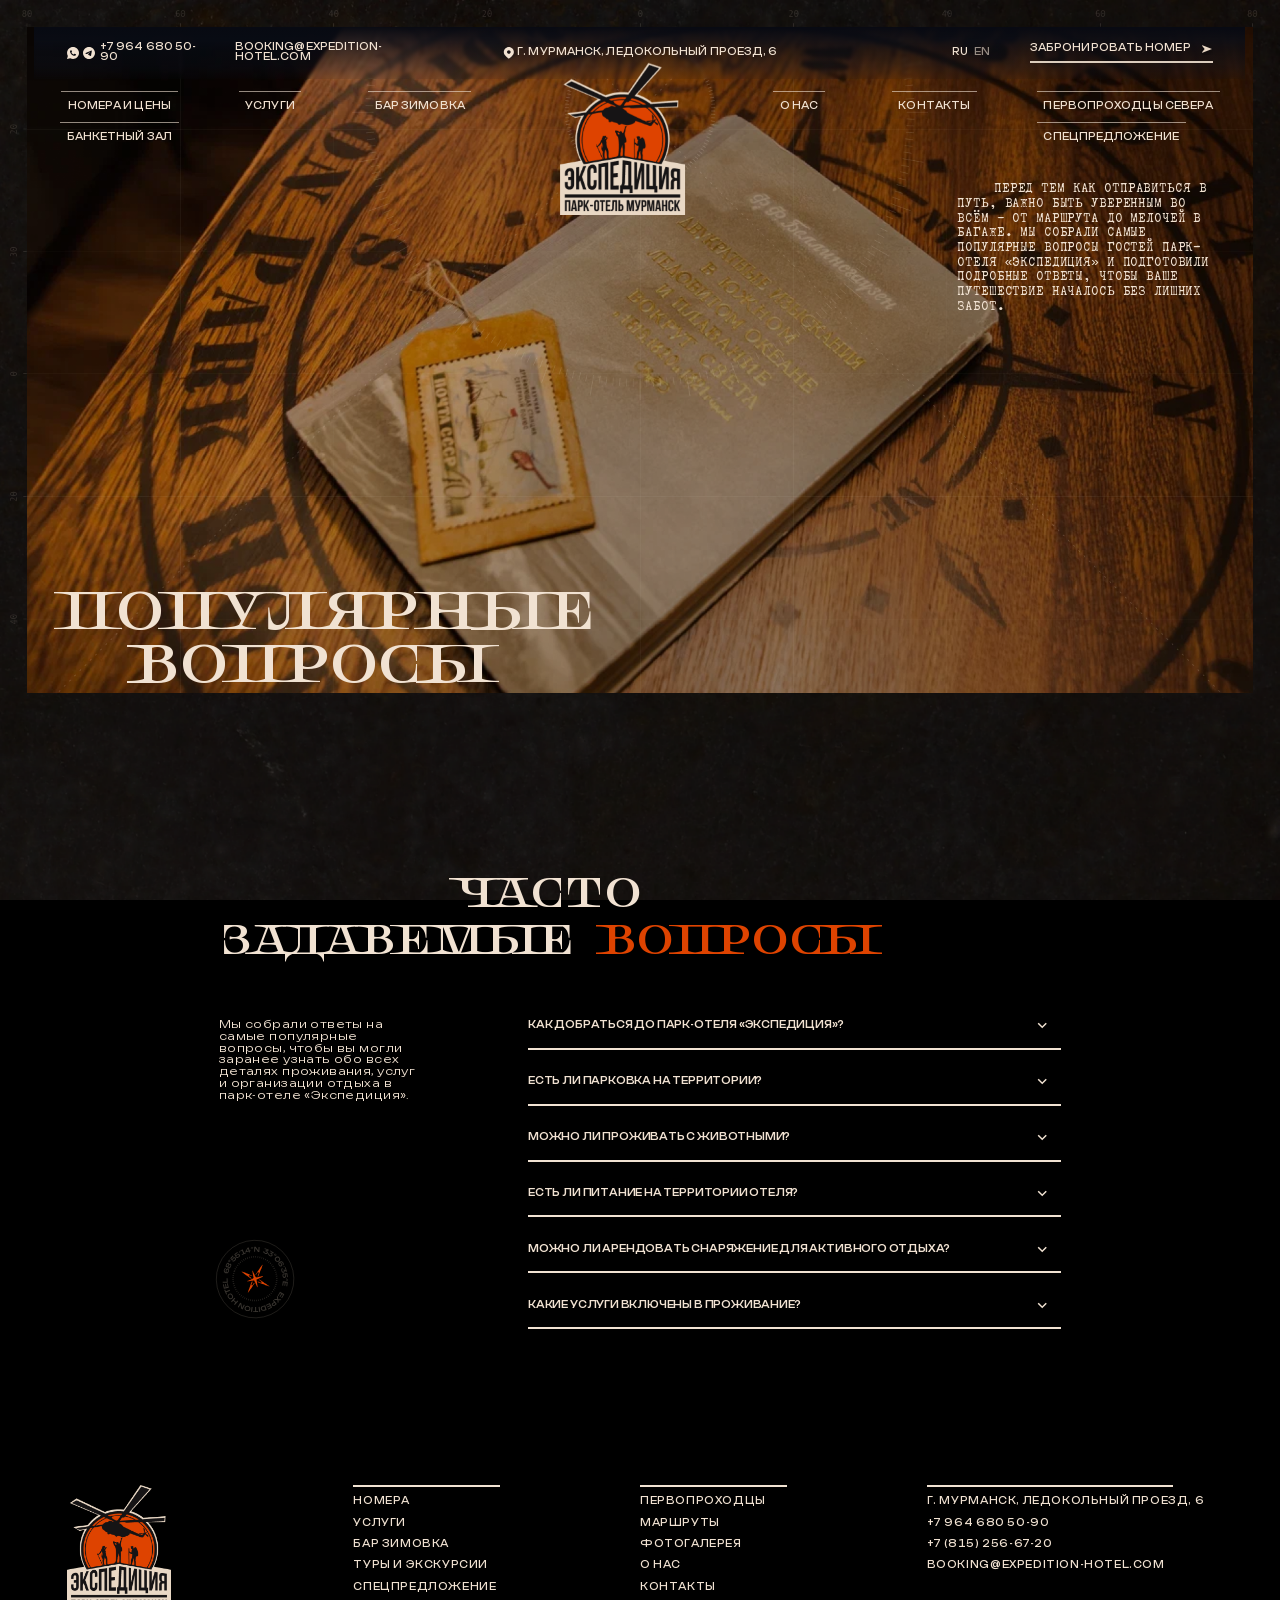
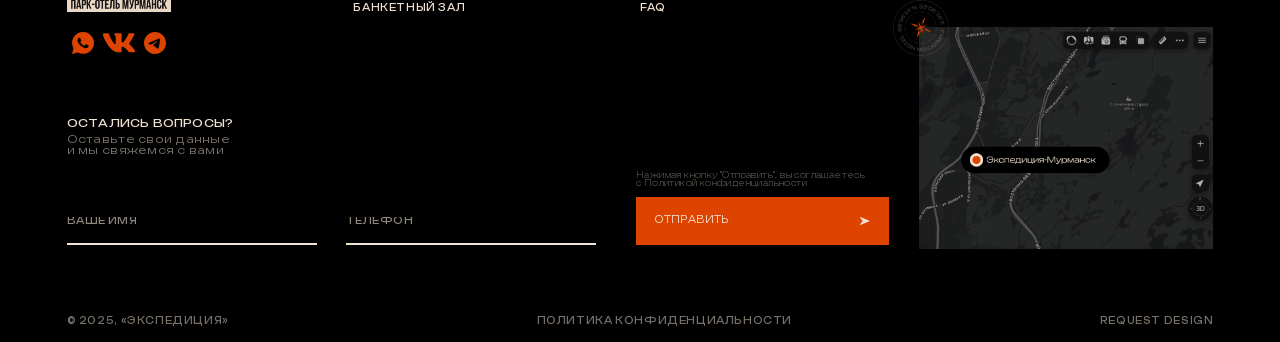
<file: pages/faq.html>
<!DOCTYPE html>
<html lang="ru">
<head>
    <meta charset="UTF-8">
    <meta name="viewport" content="width=device-width, initial-scale=1.0">
    <title>Часто задаваемые вопросы</title>
    <link  rel="stylesheet" href="../styles/MainStyle.css" />
    <link rel="stylesheet" href="../styles/fancy.css" />
</head>
<body class="page">
<img src="../image/cook-bg-mob.png" alt="" class="page__texture cook mob" aria-hidden="true">
<img src="../image/bg_texture.webp" alt="" class="page__texture cook desk" aria-hidden="true">


<section class="hero cook">

    <div class="hero__background">
        <img class="hero__frame-mobile" src="../image/main/mobile/main-mobile-hero-lines.png" alt="" aria-hidden="true">
        <img class="hero__bg-mobile" src="../image/faq-mob.png" alt="" aria-hidden="true">
        <img class="hero__frame" src="../image/hero-frame.png" alt="" aria-hidden="true">
        <img class="hero__bg" src="../image/faq.png" alt="" aria-hidden="true">
        <img class="hero__lines" src="../image/hero-lines.png" alt="" aria-hidden="true">
    </div>

    <div class="hero__content">
        <header class="container site-header">

            <div class="site-header__mobile" aria-label="Мобильная навигация">
                <button class="site-header__mobile-btn" type="button" aria-label="Открыть календарь">
                    <img class="site-header__mobile-btn1" src="../icons/Calendar.svg" alt="" aria-hidden="true">
                </button>

                <a href="#" class="site-header__mobile-logo" aria-label="На главную">
                    <img src="../image/mainLogo.png" alt="Экспедиция — парк-отель Мурманск" class="site-header__mobile-logo-img">
                </a>

                <button class="site-header__mobile-btn" type="button" aria-label="Открыть меню" data-burger-open>
                    <img class="site-header__mobile-btn2" src="../icons/Burger-menu.svg" alt="" aria-hidden="true">
                </button>
            </div>

            <div class="mobile-menu" hidden data-burger>
                <div class="mobile-menu__backdrop" data-burger-close></div>

                <div class="mobile-menu__panel" role="dialog" aria-modal="true" aria-label="Меню">
                    <div class="mobile-menu__top">
                        <button class="mobile-menu__icon" type="button" aria-label="Календарь">
                            <img class="mobile-menu__icon1" src="../icons/Calendar.svg" alt="" aria-hidden="true">
                        </button>

                        <a class="mobile-menu__logo" href="/" aria-label="На главную">
                            <img src="../image/mainLogo.png" alt="Экспедиция — парк-отель Мурманск">
                        </a>

                        <button class="mobile-menu__icon" type="button" aria-label="Закрыть меню" data-burger-close>
                            <img class="mobile-menu__icon2" src="../icons/Subtract-mobile.svg" alt="" aria-hidden="true">
                        </button>
                    </div>

                    <nav class="mobile-menu__nav" aria-label="Навигация">
                        <a class="mobile-menu__link mobile-menu__link1" href="#">Номера и цены</a>
                        <a class="mobile-menu__link mobile-menu__link2" href="#">Услуги</a>

                        <div class="mobile-menu__group">
                            <a class="mobile-menu__sublink" href="#">Проживание</a>
                            <a class="mobile-menu__sublink" href="#">Туры и экспедиции</a>
                            <a class="mobile-menu__sublink" href="#">Отдых и досуг</a>
                            <a class="mobile-menu__sublink" href="#">Автокемпинг</a>
                        </div>

                        <a class="mobile-menu__link mobile-menu__link3" href="#">Бар зимовка</a>
                        <a class="mobile-menu__link mobile-menu__link4" href="#">Банкетный зал</a>
                        <a class="mobile-menu__link mobile-menu__link5" href="#">О нас</a>
                        <a class="mobile-menu__link mobile-menu__link6" href="#">Контакты</a>
                        <a class="mobile-menu__link mobile-menu__link7" href="#">Первопроходцы севера</a>
                        <a class="mobile-menu__link mobile-menu__link8" href="#">Спецпредложение</a>
                    </nav>
                </div>
            </div>


            <div class="site-header__top">
                <div class="site-header__top-inner">
                    <div class="site-header__top-left">
                        <div class="site-header__top-phone">
                            <a href="#" class="top-social" aria-label="Написать в WhatsApp" target="_blank" rel="noopener noreferrer">
                                <img src="../icons/WhatsApp.svg" alt="" aria-hidden="true" class="top-icon">
                            </a>
                            <a href="#" class="top-social" aria-label="Написать в Telegram" target="_blank" rel="noopener noreferrer">
                                <img src="../icons/Telegram.svg" alt="" aria-hidden="true" class="top-icon">
                            </a>
                            <a href="tel:+79646805090" class="top-social" aria-label="Позвонить: +7 964 680 50-90">
                                <span class="top-phone">+7 964 680 50-90</span>
                            </a>
                        </div>

                        <div class="site-header__top-email">
                            <a href="mailto:booking@expedition-hotel.com" class="top-email-link" aria-label="Написать на почту booking@expedition-hotel.com">
                                <span class="top-phone">booking@expedition-hotel.com</span>
                            </a>


                        </div>
                    </div>
                    <div class="site-header__top-center">
                        <a
                                href="#"
                                class="site-header__top-center-location"
                                target="_blank"
                                rel="noopener noreferrer"
                        >
                            <img class="top-icon" src="../icons/Location.svg" alt="" aria-hidden="true">
                            <span class="site-header__top-center-text">г. Мурманск, Ледокольный проезд, 6</span>
                        </a>
                    </div>
                    <div class="site-header__top-right">
                        <div class="site-header__top-language">
                            <a href="#" class="site-header__top-ru">RU</a>
                            <a href="#" class="site-header__top-en">EN</a>
                        </div>
                        <a href="#" class="site-header__top-book">
                            <span class="site-header__top-right-text">забронировать номер</span>
                            <img src="../icons/Arrow.svg" alt="" aria-hidden="true" class="top-icon" />
                        </a>
                    </div>
                </div>
            </div>

            <div class="site-header__nav">
                <nav class="site-header__menu" aria-label="Main menu">
                    <ul class="site-header__menu-list site-header__menu-list--left">
                        <li class="site-header__menu-item">
                            <a href="#" class="site-header__menu-link">номера и цены</a>
                        </li>
                        <li class="site-header__menu-item">
                            <a href="#" class="site-header__menu-link">банкетный зал</a>
                        </li>
                    </ul>

                    <ul class="site-header__menu-list site-header__menu-list--center1">
                        <li class="site-header__menu-item">
                            <a href="#" class="site-header__menu-link">услуги</a>
                        </li>
                        <li class="site-header__menu-item">
                            <a href="#" class="site-header__menu-link">бар зимовка</a>
                        </li>
                    </ul>

                    <a href="#" class="site-header__logo" aria-label="На главную">
                        <img src="../image/mainLogo.png" alt="Экспедиция — парк-отель Мурманск" class="site-header__logo-img">
                    </a>

                    <ul class="site-header__menu-list site-header__menu-list--center2">
                        <li class="site-header__menu-item">
                            <a href="#" class="site-header__menu-link">о нас</a>
                        </li>
                        <li class="site-header__menu-item">
                            <a href="#" class="site-header__menu-link">контакты</a>
                        </li>
                    </ul>

                    <ul class="site-header__menu-list site-header__menu-list--right">
                        <li class="site-header__menu-item">
                            <a href="#" class="site-header__menu-link">первопроходцы севера</a>
                        </li>
                        <li class="site-header__menu-item">
                            <a href="#" class="site-header__menu-link">спецпредложение</a>
                        </li>
                    </ul>


                </nav>
            </div>
        </header>

        <div class="hero__body pg">
            <div class="hero__decorations">
                <p class="hero__decorations-text">
                    Перед тем как отправиться
                    в путь, важно быть уверенным
                    во всём — от маршрута до мелочей в багаже. Мы собрали самые популярные вопросы гостей парк-отеля
                    «Экспедиция» и подготовили подробные ответы, чтобы ваше путешествие началось без лишних забот.
                </p>

                <p class="hero__decorations-text-mobile">
                    <span class="hero__decorations-text-offset-mobile">Перед тем как отправиться</span><br>
                    в путь, важно быть уверенным
                    во всём — от маршрута до мелочей в багаже. Мы собрали самые популярные вопросы гостей парк-отеля
                    «Экспедиция» и подготовили подробные ответы, чтобы ваше путешествие началось без лишних забот.
                </p>
            </div>
            <div class="hero__title">
                <div class="hero__title-text offers">
                    <div>популярные</div>
                    <div>вопросы</div>
                </div>
            </div>
            <div class="hero__request">

            </div>
        </div>

    </div>
</section>

<main>
    <section class="faq-block">
        <div class="title">
            <div>часто</div>
            <div>задавемые <span class="red">вопросы</span></div>
        </div>
        <div class="faq-block-content">
            <div class="left">
                <div class="desc">
                    Мы собрали ответы на самые популярные вопросы, чтобы вы могли заранее узнать обо всех деталях проживания, услуг
                    и организации отдыха в парк-отеле «Экспедиция».
                </div>
                <svg width="196" height="196" viewBox="0 0 196 196" fill="none" xmlns="http://www.w3.org/2000/svg">
                    <path d="M84.9996 118.983C84.898 119.305 84.4757 120.529 84.061 121.702C82.9189 124.934 83.1731 124.97 85.2566 121.868C86.0512 120.685 86.8167 119.65 86.9574 119.567L88.1595 117.803C88.1565 117.698 88.2514 117.596 88.4011 117.449C89.3204 116.549 90.9402 114.196 92.6778 111.236C93.6522 109.577 94.6068 108.167 94.7992 108.104C94.9914 108.04 95.5207 107.289 95.9753 106.433C96.6968 105.074 96.7428 104.845 96.3371 104.63C95.9498 104.424 95.7084 104.625 94.8857 105.838C94.343 106.639 93.5462 107.809 93.1151 108.438C92.3732 109.521 91.6042 110.033 91.1105 109.771C90.5063 109.45 90.4814 107.914 91.0573 106.496C92.5425 102.839 92.809 102.122 92.7039 102.066C92.3714 101.89 90.6461 102.648 90.7948 102.905C90.8889 103.068 90.5277 104.18 89.992 105.376C89.4562 106.572 88.7528 108.336 88.4292 109.296C87.6449 111.621 86.7232 114.259 86.2123 115.64L85.7961 116.765L84.9996 118.983Z" fill="#DE4300"/>
                    <path d="M76.2581 84.1776C75.7235 84.1995 74.8812 84.0128 74.3862 83.7625C73.5881 83.3592 72.4409 83.0604 71.0728 82.8999C70.6415 82.8495 71.7433 83.7935 73.8908 85.3146C74.0947 85.4591 74.2705 85.594 74.4192 85.7238L76.772 87.5459L78.1202 88.3596C78.8616 88.8073 79.4237 89.2576 79.3693 89.3601C79.3147 89.4628 80.0488 89.9604 81.0006 90.466C81.9524 90.9716 82.6766 91.488 82.6099 91.6135C82.5432 91.739 83.3211 92.3555 84.3386 92.9837C86.0587 94.0456 88.6493 95.8752 89.1215 96.3616C89.5057 96.7573 90.3919 96.6552 90.641 96.1864C90.8295 95.8315 90.7106 95.6239 90.1477 95.3249C89.7398 95.1082 89.4651 94.8198 89.5372 94.6839C89.6094 94.5481 89.4459 94.3188 89.174 94.1743C88.902 94.0299 88.6205 94.0228 88.5483 94.1587C88.4762 94.2945 88.1946 94.2875 87.9227 94.143C87.6508 93.9986 87.4873 93.7692 87.5595 93.6334C87.6316 93.4975 87.1369 93.0922 86.4603 92.7328C85.4321 92.1866 85.2177 91.947 85.1556 91.2743C85.0278 89.8925 85.8549 89.6931 88.2306 90.5332C89.3429 90.9265 90.6453 91.3824 91.1246 91.5464C91.6448 91.7242 92.0734 91.6995 92.1872 91.4854C92.4482 90.9941 91.0316 90.2721 84.3299 87.4804C81.3322 86.2317 78.7393 85.1384 78.5678 85.0508L76.2581 84.1776Z" fill="#DE4300"/>
                    <path d="M119.038 110.038C119.283 110.168 119.641 110.231 119.835 110.179C120.028 110.126 120.889 110.372 121.747 110.725C125.608 112.312 126.45 112.297 124.068 110.683C123.267 110.141 121.89 109.173 121.01 108.534C120.129 107.894 118.603 106.873 117.619 106.264C116.635 105.655 115.497 104.843 115.09 104.461C114.684 104.078 112.916 102.841 111.162 101.712C109.408 100.583 107.353 99.2556 106.596 98.7626C105.347 97.9499 105.204 97.9134 105.064 98.3712C104.933 98.7975 105.284 99.1357 107.315 100.541C110.192 102.531 110.273 102.615 110.214 103.581C110.177 104.188 110.052 104.373 109.577 104.518C109.253 104.617 108.779 104.588 108.524 104.453C108.27 104.318 107.898 104.257 107.699 104.318C107.5 104.379 106.319 103.93 105.075 103.32C102.956 102.281 102.791 102.243 102.444 102.719C102.08 103.218 102.111 103.243 104.209 104.17C105.383 104.689 106.501 105.073 106.693 105.023C106.885 104.973 107.554 105.204 108.179 105.537C108.805 105.869 109.488 106.088 109.697 106.024C109.907 105.96 110.995 106.382 112.115 106.962C113.236 107.542 114.206 107.916 114.271 107.793C114.337 107.67 115.113 107.953 115.997 108.423L119.038 110.038Z" fill="#DE4300"/>
                    <path d="M111.446 70.2684C110.982 70.7785 110.181 71.8155 109.668 72.5728C109.154 73.33 108.494 74.0229 108.201 74.1124L107.368 75.5005C107.284 75.9066 106.697 76.741 105.246 78.8017C104.532 79.8157 103.253 81.7016 102.404 82.9926C101.555 84.2835 100.286 86.2113 99.5843 87.2764C98.2429 89.3105 98.0673 89.7145 98.4381 89.9115C98.563 89.9778 98.8975 89.594 99.1819 89.0585C99.4663 88.523 99.8467 88.0755 100.027 88.0638C100.208 88.052 100.765 87.2711 101.266 86.3281C101.767 85.385 102.275 84.6659 102.395 84.7296C102.515 84.7934 102.79 84.6543 103.005 84.4204C103.285 84.1169 103.605 84.1055 104.122 84.3803C105.085 84.8919 105.015 85.8357 103.848 88.0312C103.351 88.9678 103.019 89.8617 103.11 90.0179C103.201 90.1741 103.073 90.6842 102.825 91.1518C102.453 91.8518 102.465 92.0505 102.894 92.2786C103.39 92.5417 103.457 92.4614 104.231 90.6927C105.304 88.2394 106.447 85.2609 107.628 81.8381C108.157 80.3061 108.952 78.4484 109.396 77.7101L110.202 76.3676L110.704 74.5388C110.798 73.9514 111.043 73.2071 111.435 72.2896C112.558 69.6595 112.562 69.0434 111.446 70.2684Z" fill="#DE4300"/>
                    <path fill-rule="evenodd" clip-rule="evenodd" d="M92.2274 81.8621C92.0915 81.7898 92.0393 81.6196 92.1114 81.4838C92.1836 81.3479 92.4651 81.3549 92.7371 81.4994C93.009 81.6439 93.1725 81.8732 93.1003 82.009C93.0281 82.1449 93.1093 82.3305 93.2808 82.4216C93.4522 82.5126 93.8268 83.2174 94.1132 83.9874C94.3995 84.7576 95.0575 86.2013 95.5751 87.1961C96.0928 88.1906 96.5889 89.3022 96.6773 89.6662C96.7659 90.0306 96.9479 90.3866 97.0817 90.4577C97.2154 90.5287 97.4912 91.0669 97.6942 91.6539C97.8969 92.2407 98.2947 93.0822 98.5777 93.5239C99.0572 94.2717 99.1538 94.3237 99.9835 94.2764C100.474 94.2486 100.92 94.1405 100.976 94.036C101.031 93.9318 101.191 93.9074 101.332 93.982C101.472 94.0567 102.183 93.9356 102.912 93.7129C103.64 93.4902 104.317 93.3486 104.415 93.3981C104.514 93.4476 105.103 93.3689 105.725 93.2228C106.346 93.0766 107.727 92.8505 108.793 92.72C109.859 92.5895 111.127 92.3724 111.611 92.2379C112.583 91.9679 113.351 92.2197 113.085 92.7214C112.991 92.8984 112.34 93.2517 111.638 93.5063C110.391 93.9585 107.049 95.4278 105.332 96.278C104.858 96.5125 104.258 96.771 103.996 96.8523C103.735 96.9338 103.458 97.1192 103.381 97.2649C103.304 97.4104 103.129 97.4703 102.993 97.3981C102.857 97.3259 102.681 97.3888 102.602 97.5382C102.523 97.6874 101.937 97.9496 101.301 98.1205L100.144 98.4317L100.428 99.1671C100.584 99.5716 100.639 100.039 100.55 100.207C100.462 100.374 100.557 101 100.763 101.597C100.969 102.194 101.103 102.746 101.063 102.823C100.974 102.989 102.017 109.758 102.289 110.78C102.393 111.173 102.401 111.641 102.306 111.819C102.212 111.997 102.246 112.202 102.382 112.274C102.518 112.346 102.511 112.628 102.366 112.899C102.222 113.171 101.993 113.334 101.857 113.262C101.721 113.19 101.665 113.027 101.732 112.9C101.799 112.774 101.666 112.479 101.437 112.244C101.207 112.01 100.892 111.406 100.738 110.901C100.583 110.397 100.397 109.953 100.325 109.915C100.252 109.876 100.063 109.526 99.9042 109.137C99.7457 108.748 99.4799 108.104 99.314 107.706C98.7678 106.395 98.1849 104.986 97.7638 103.961C97.5358 103.406 97.2266 102.886 97.0769 102.806C96.9271 102.727 96.6327 102.142 96.4222 101.508C96.212 100.874 95.9735 100.32 95.8927 100.277C95.6707 100.159 92.6746 100.536 90.8235 100.915C90.2366 101.035 89.642 101.073 89.5019 100.999C89.362 100.924 88.9689 101.001 88.6285 101.168C88.2882 101.336 87.912 101.421 87.7926 101.358C87.6734 101.294 87.0867 101.41 86.4892 101.615C85.8918 101.821 85.2657 101.916 85.0983 101.827C84.931 101.738 84.5053 101.774 84.1522 101.908C83.3027 102.229 82.0487 102.216 81.9608 101.884C81.9224 101.739 82.0564 101.644 82.2584 101.674C82.4608 101.703 82.7092 101.571 82.8108 101.379C82.9124 101.188 83.2918 101.011 83.6539 100.986C84.0159 100.961 84.3866 100.8 84.4775 100.629C84.5683 100.458 84.7299 100.364 84.8365 100.421C84.9433 100.478 85.4004 100.298 85.8521 100.022C86.304 99.7455 86.8896 99.451 87.1536 99.367C87.4174 99.2833 88.5323 98.7658 89.631 98.2173C90.7297 97.6688 91.9902 97.0973 92.4316 96.9472C92.8733 96.7971 93.3255 96.5031 93.4368 96.2936C93.548 96.0842 93.7503 95.9719 93.8863 96.0441C94.2967 96.2621 94.7087 95.166 94.47 94.4911C94.3471 94.1443 94.1613 93.3162 94.0569 92.6511C93.9524 91.986 93.7816 91.0402 93.6772 90.5493C93.3982 89.2373 93.3696 89.066 93.2158 87.7708C93.1386 87.1201 92.971 86.3018 92.8432 85.9523C92.7157 85.6028 92.649 85.2456 92.6953 85.1584C92.7416 85.0712 92.6312 84.4735 92.4497 83.8305C92.2684 83.1873 92.1998 82.5108 92.2973 82.3273C92.3949 82.1436 92.3634 81.9343 92.2274 81.8621Z" fill="#DE4300"/>
                    <circle cx="97.5175" cy="97.5175" r="75.5" transform="rotate(20.9676 97.5175 97.5175)" stroke="#E9D8C5" stroke-opacity="0.24"/>
                    <circle cx="97.183" cy="96.7669" r="42.5811" transform="rotate(-159.032 97.183 96.7669)" stroke="#E9D8C5" stroke-opacity="0.24" stroke-width="3" stroke-dasharray="1 3"/>
                    <path d="M36.8459 79.6184C37.0739 78.8544 37.3922 78.2123 37.8007 77.6921C38.2093 77.1718 38.6686 76.7844 39.1788 76.5296C39.6889 76.2749 40.211 76.1775 40.7448 76.2373L40.1833 78.1183C39.8306 78.1487 39.4942 78.3061 39.1742 78.5904C38.8566 78.8664 38.5962 79.345 38.3929 80.0259C38.1822 80.7318 38.1428 81.3487 38.2747 81.8764C38.3983 82.4017 38.6687 82.8442 39.0859 83.2039C39.5056 83.5553 40.0601 83.8339 40.7494 84.0396C41.4636 84.2528 42.1087 84.3187 42.6847 84.2374C43.2631 84.1478 43.7547 83.9101 44.1592 83.5244C44.5555 83.1361 44.8552 82.6015 45.0585 81.9206C45.2072 81.4223 45.266 80.9831 45.2347 80.6029C45.1952 80.2203 45.0756 79.9088 44.8761 79.6683C44.679 79.4195 44.4268 79.2493 44.1195 79.1576C43.8206 79.0683 43.5354 79.0692 43.2641 79.16C42.987 79.2401 42.7336 79.4222 42.5041 79.7065C42.277 79.9824 42.0903 80.3653 41.9441 80.8553C41.7458 81.5196 41.7147 82.1842 41.851 82.8489C41.9897 83.5054 42.2599 84.1151 42.6616 84.6782L41.8992 85.2782C41.4744 84.8529 41.1217 84.3678 40.8412 83.8228C40.5524 83.2753 40.3731 82.6791 40.3033 82.0342C40.236 81.381 40.3102 80.6932 40.5258 79.9707C40.7489 79.2233 41.0681 78.6085 41.4833 78.1265C41.8985 77.6444 42.3791 77.3221 42.9251 77.1595C43.4653 76.9861 44.0385 76.9898 44.6447 77.1708C45.2759 77.3592 45.7844 77.7009 46.1703 78.1959C46.5503 78.6802 46.7819 79.283 46.8651 80.0042C46.9507 80.7172 46.8622 81.5138 46.5994 82.3941C46.2722 83.4903 45.7895 84.3501 45.1511 84.9736C44.5153 85.5888 43.7762 85.9741 42.9338 86.1297C42.094 86.277 41.2007 86.2093 40.2539 85.9267C39.3072 85.6441 38.523 85.2111 37.9012 84.6275C37.282 84.0357 36.8726 83.3166 36.673 82.4701C36.4734 81.6237 36.5311 80.6731 36.8459 79.6184ZM41.196 68.9483C41.8768 67.6124 42.6125 66.6936 43.4032 66.1919C44.1938 65.6902 44.9675 65.6322 45.7243 66.0178C46.4192 66.372 46.7829 66.9659 46.8153 67.7994C46.8516 68.6253 46.5592 69.6095 45.938 70.752L45.7064 70.634C46.2745 69.3282 46.9248 68.4243 47.6574 67.9222C48.3899 67.42 49.15 67.3696 49.9376 67.771C50.7638 68.1921 51.2041 68.9028 51.2585 69.9032C51.309 70.892 50.9664 72.1084 50.2305 73.5523C49.4947 74.9963 48.7099 75.9922 47.8763 76.5401C47.0349 77.0841 46.2011 77.1455 45.3748 76.7244C44.5872 76.3231 44.1813 75.6785 44.1571 74.7907C44.1291 73.8913 44.4783 72.8339 45.2046 71.6185L45.4363 71.7365C44.8809 72.9028 44.2564 73.7178 43.5629 74.1815C42.8695 74.6452 42.1752 74.6999 41.4803 74.3458C40.7235 73.9601 40.3158 73.3 40.2571 72.3655C40.2023 71.4232 40.5153 70.2841 41.196 68.9483ZM48.7943 72.8204C49.2311 71.9633 49.4593 71.2577 49.4791 70.7036C49.4951 70.1378 49.2984 69.7506 48.8891 69.5421C48.4567 69.3217 48.0241 69.3882 47.5911 69.7414C47.1621 70.087 46.7292 70.6883 46.2924 71.5454C45.8556 72.4026 45.6215 73.1101 45.5901 73.668C45.5626 74.2181 45.7651 74.6034 46.1975 74.8238C46.6068 75.0323 47.0336 74.9678 47.4781 74.6301C47.9188 74.2808 48.3575 73.6775 48.7943 72.8204ZM44.9372 70.8548C45.1891 70.3606 45.3611 69.9181 45.4532 69.5274C45.5493 69.1289 45.5576 68.7976 45.4783 68.5334C45.3951 68.2576 45.2261 68.0547 44.9713 67.9249C44.6007 67.736 44.2145 67.797 43.8129 68.1078C43.4075 68.4071 43.014 68.9312 42.6323 69.6802C42.2506 70.4292 42.0558 71.0595 42.048 71.5711C42.0325 72.0787 42.2101 72.427 42.5807 72.6158C42.8356 72.7457 43.097 72.7671 43.3651 72.68C43.6294 72.5812 43.8926 72.3798 44.1546 72.0756C44.4206 71.7637 44.6815 71.3567 44.9372 70.8548ZM48.8757 63.2721C48.6253 63.6257 48.3414 63.8919 48.0238 64.0706C47.7061 64.2493 47.3791 64.3363 47.0426 64.3317C46.704 64.315 46.3861 64.2015 46.089 63.9912C45.7919 63.7809 45.5828 63.5213 45.4616 63.2125C45.3383 62.8917 45.3117 62.5543 45.3817 62.2003C45.4447 61.8414 45.6013 61.4851 45.8517 61.1314C46.1021 60.7777 46.3861 60.5115 46.7037 60.3329C47.0142 60.1492 47.3388 60.0657 47.6773 60.0824C48.0139 60.087 48.3307 60.1945 48.6278 60.4048C48.9249 60.6151 49.135 60.8807 49.2583 61.2016C49.3795 61.5103 49.4086 61.8442 49.3457 62.2031C49.2827 62.5621 49.1261 62.9184 48.8757 63.2721ZM48.1436 62.7538C48.3339 62.485 48.4119 62.2323 48.3776 61.9957C48.3434 61.7591 48.1989 61.5506 47.9443 61.3704C47.6967 61.1951 47.4556 61.1306 47.2211 61.177C46.9795 61.2183 46.7635 61.3734 46.5732 61.6422C46.3879 61.9039 46.3135 62.1591 46.3498 62.4078C46.384 62.6444 46.525 62.8503 46.7725 63.0256C47.0272 63.2059 47.2718 63.2728 47.5063 63.2265C47.7459 63.1731 47.9583 63.0155 48.1436 62.7538ZM49.1923 57.1038L54.183 51.7858L55.349 52.88L50.7942 57.7335L51.0223 56.8066L53.5109 59.873L53.1379 60.2895C53.0408 59.9369 53.01 59.5455 53.0454 59.1152C53.0808 58.6849 53.2045 58.2364 53.4165 57.7698C53.6282 57.291 53.9475 56.8241 54.3745 56.3691C54.9498 55.7561 55.5434 55.3325 56.1552 55.0985C56.773 54.8582 57.3687 54.7933 57.9424 54.9038C58.5158 55.0021 59.0299 55.2648 59.485 55.6918C59.9653 56.1425 60.2643 56.6787 60.3822 57.3003C60.5059 57.9157 60.441 58.5738 60.1873 59.2747C59.9396 59.9693 59.4955 60.6578 58.855 61.3403C58.2204 62.0165 57.5709 62.5123 56.9065 62.8278C56.2416 63.1309 55.6022 63.2677 54.9881 63.2382C54.3737 63.1964 53.828 63.0052 53.3512 62.6647L54.7568 61.167C55.1629 61.4055 55.6211 61.4492 56.1313 61.2981C56.6412 61.1347 57.1541 60.7782 57.67 60.2283C58.02 59.8555 58.2687 59.4828 58.4163 59.1102C58.5639 58.7376 58.6111 58.3897 58.5579 58.0664C58.5043 57.7309 58.3448 57.4386 58.0794 57.1895C57.8203 56.9464 57.5366 56.799 57.2284 56.7475C56.9139 56.69 56.5813 56.7405 56.2307 56.8987C55.8861 57.0507 55.5329 57.3194 55.1711 57.7049C54.8746 58.0209 54.6426 58.344 54.4753 58.6743C54.3139 58.9983 54.2041 59.3053 54.1459 59.5953C54.0876 59.8853 54.0654 60.1497 54.0791 60.3884L52.8959 61.6491L49.1923 57.1038ZM57.0899 49.2771L62.9248 44.9019L63.884 46.1811L58.5589 50.1742L58.9437 49.3007L60.8648 52.7511L60.4254 53.0968C60.3907 52.7328 60.428 52.3419 60.5373 51.9242C60.6465 51.5065 60.8459 51.0862 61.1354 50.6633C61.4267 50.2282 61.8219 49.8235 62.3211 49.4492C62.9937 48.9449 63.6515 48.6303 64.2946 48.5056C64.9446 48.3756 65.5426 48.4147 66.0886 48.6228C66.6363 48.8187 67.0974 49.1663 67.4717 49.6655C67.8669 50.1925 68.0687 50.7723 68.0773 51.4049C68.0929 52.0324 67.9152 52.6694 67.5442 53.3159C67.1801 53.9572 66.6236 54.5586 65.8748 55.1201C65.1329 55.6765 64.4074 56.0525 63.6985 56.2483C62.9913 56.432 62.3378 56.4562 61.7381 56.3209C61.1401 56.1735 60.6357 55.891 60.225 55.4732L61.8683 54.241C62.227 54.5461 62.6708 54.6683 63.1994 54.6077C63.7298 54.5349 64.2967 54.2724 64.8999 53.82C65.309 53.5133 65.6184 53.1892 65.8282 52.8477C66.038 52.5063 66.1446 52.1718 66.1481 51.8442C66.1533 51.5044 66.0468 51.1889 65.8284 50.8977C65.6152 50.6134 65.3613 50.4193 65.0666 50.3153C64.7668 50.2043 64.4305 50.1965 64.0578 50.2918C63.6921 50.3819 63.2978 50.5855 62.8748 50.9026C62.5281 51.1626 62.2438 51.4408 62.0219 51.7372C61.8069 52.0283 61.6457 52.3117 61.5382 52.5873C61.4307 52.8629 61.3631 53.1194 61.3354 53.3569L59.9521 54.3942L57.0899 49.2771ZM66.5542 43.1645L67.7228 42.4845L67.567 46.4557L66.7917 46.9069L66.5542 43.1645ZM73.0657 39.5732L76.4114 46.9631L79.1826 45.7084L79.8582 47.2006L72.0538 50.734L71.3782 49.2418L74.5521 47.8049L71.9302 42.0137L69.325 43.7926L68.6655 42.3359L71.6801 40.2005L73.0657 39.5732ZM85.1785 35.8318L87.6414 45.2656L85.6792 45.7779L83.4363 37.1868L84.1533 36.9997L80.4252 44.1803L80.226 43.5202L88.3894 41.3889L88.79 42.9235L79.1172 45.4488L78.7495 44.04L82.6754 36.4853L85.1785 35.8318ZM92.7982 35.1183L94.1419 34.9682L92.3955 38.5382L91.504 38.6378L92.7982 35.1183ZM90.3564 35.3911L91.7001 35.241L89.9537 38.811L89.0622 38.9106L90.3564 35.3911ZM104.63 43.433L103.884 43.5137L104.301 34.9828L106.275 35.0793L105.799 44.8177L103.215 44.6914L97.204 35.8594L97.9498 35.7787L97.5278 44.4134L95.5412 44.3164L96.0171 34.578L98.6659 34.7074L104.63 43.433ZM116.435 37.2963L124.387 40.3048L123.849 41.7274L118.773 43.1291L118.755 42.4413L119.643 42.7771C120.494 43.0992 121.155 43.4698 121.627 43.8891C122.106 44.3115 122.406 44.7678 122.527 45.2581C122.655 45.7514 122.617 46.2697 122.411 46.8127C122.196 47.3802 121.839 47.8239 121.338 48.144C120.837 48.4641 120.213 48.6312 119.466 48.6452C118.731 48.6542 117.893 48.4809 116.953 48.1251C116.045 47.7816 115.303 47.3529 114.729 46.839C114.154 46.3251 113.764 45.765 113.557 45.1588C113.362 44.5476 113.364 43.9182 113.563 43.2706L115.484 43.9974C115.361 44.5438 115.466 45.0376 115.799 45.4788C116.133 45.92 116.709 46.2955 117.528 46.6052C118.306 46.8997 118.951 46.9954 119.462 46.8924C119.977 46.7813 120.328 46.4785 120.515 45.9841C120.619 45.7085 120.632 45.4402 120.555 45.1793C120.489 44.9133 120.305 44.6633 120.005 44.4291C119.707 44.1868 119.271 43.9568 118.695 43.739L117.358 43.233L117.864 41.8955L123.093 40.4547L123.065 41.5562L115.855 38.8283L116.435 37.2963ZM127.06 41.6355L134.35 46.0099L133.568 47.3141L128.324 47.7911L128.429 47.1111L129.242 47.5994C130.023 48.0676 130.608 48.5499 130.997 49.0464C131.394 49.5473 131.608 50.0497 131.639 50.5535C131.678 51.0618 131.548 51.565 131.249 52.0629C130.937 52.5831 130.506 52.9561 129.956 53.182C129.406 53.408 128.762 53.4614 128.025 53.3425C127.3 53.2206 126.506 52.901 125.644 52.3838C124.812 51.8844 124.158 51.3307 123.684 50.7228C123.21 50.1149 122.926 49.4943 122.83 48.8611C122.747 48.225 122.861 47.6059 123.172 47.004L124.933 48.0608C124.714 48.5766 124.73 49.0812 124.98 49.5746C125.229 50.0681 125.729 50.54 126.48 50.9904C127.194 51.4185 127.811 51.6273 128.333 51.6169C128.859 51.5991 129.258 51.3635 129.53 50.9102C129.682 50.6575 129.743 50.3959 129.713 50.1254C129.695 49.8519 129.559 49.5732 129.305 49.2894C129.055 48.998 128.667 48.6941 128.139 48.3775L126.913 47.6417L127.648 46.4155L133.05 45.9274L132.828 47.0064L126.217 43.04L127.06 41.6355ZM135.764 51.583C135.427 51.3105 135.179 51.01 135.021 50.6817C134.863 50.3533 134.797 50.0213 134.824 49.6858C134.862 49.3489 134.996 49.039 135.224 48.756C135.453 48.473 135.726 48.2809 136.042 48.1797C136.37 48.0772 136.708 48.0722 137.057 48.1648C137.411 48.2506 137.757 48.4297 138.094 48.7022C138.43 48.9747 138.678 49.2751 138.836 49.6035C138.999 49.9252 139.062 50.2544 139.024 50.5912C138.997 50.9268 138.87 51.2361 138.641 51.5191C138.412 51.8021 138.134 51.9949 137.805 52.0973C137.49 52.1985 137.155 52.2062 136.8 52.1204C136.446 52.0346 136.101 51.8555 135.764 51.583ZM136.328 50.8855C136.584 51.0926 136.831 51.1867 137.069 51.1676C137.308 51.1486 137.525 51.0178 137.721 50.7752C137.912 50.5393 137.992 50.3029 137.96 50.0658C137.935 49.8221 137.794 49.5966 137.538 49.3895C137.288 49.1879 137.038 49.0972 136.788 49.1176C136.55 49.1366 136.335 49.264 136.144 49.4999C135.948 49.7425 135.866 49.9823 135.897 50.2193C135.935 50.4618 136.078 50.6839 136.328 50.8855ZM137.425 62.1666C136.694 61.3669 136.216 60.5357 135.991 59.6729C135.778 58.8106 135.807 57.9623 136.078 57.1279C136.354 56.2999 136.867 55.5439 137.615 54.8598C138.364 54.1758 139.163 53.7332 140.012 53.5321C140.868 53.3375 141.712 53.3877 142.545 53.6828C143.391 53.9785 144.179 54.5262 144.91 55.3258C145.641 56.1255 146.112 56.9565 146.325 57.8187C146.55 58.6815 146.524 59.5269 146.248 60.3549C145.972 61.1829 145.459 61.9389 144.711 62.623C143.962 63.3071 143.163 63.7497 142.314 63.9507C141.464 64.1517 140.617 64.1044 139.771 63.8088C138.938 63.5137 138.156 62.9663 137.425 62.1666ZM138.663 61.0352C139.347 61.7837 140.096 62.1671 140.912 62.1853C141.733 62.1977 142.54 61.8414 143.334 61.1164C144.127 60.3914 144.551 59.6222 144.606 58.8088C144.667 57.9896 144.356 57.2057 143.672 56.4572C142.988 55.7087 142.235 55.3283 141.414 55.3159C140.599 55.2976 139.794 55.651 139.001 56.376C138.208 57.101 137.781 57.8731 137.719 58.6924C137.664 59.5058 137.979 60.2867 138.663 61.0352ZM152.375 65.2771C152.791 65.9571 153.057 66.6228 153.171 67.2743C153.285 67.9258 153.267 68.5265 153.116 69.0763C152.965 69.6261 152.689 70.0797 152.287 70.4371L151.262 68.763C151.475 68.4801 151.583 68.1247 151.585 67.6966C151.592 67.2759 151.409 66.7625 151.038 66.1564C150.654 65.5281 150.221 65.0868 149.74 64.8325C149.266 64.5737 148.757 64.4794 148.21 64.5497C147.668 64.6274 147.091 64.8541 146.477 65.2297C145.842 65.6189 145.362 66.055 145.038 66.538C144.718 67.0284 144.567 67.553 144.583 68.1117C144.608 68.6659 144.805 69.2461 145.177 69.8521C145.448 70.2956 145.736 70.6327 146.04 70.8633C146.351 71.0894 146.662 71.2085 146.975 71.2206C147.291 71.24 147.587 71.166 147.86 70.9986C148.126 70.8357 148.316 70.6229 148.43 70.3603C148.555 70.1005 148.589 69.7903 148.53 69.4296C148.477 69.0763 148.316 68.6817 148.049 68.2456C147.687 67.6543 147.213 67.1874 146.628 66.8448C146.047 66.5096 145.412 66.3035 144.725 66.2265L144.787 65.2583C145.388 65.2261 145.984 65.2876 146.577 65.4429C147.178 65.5935 147.741 65.8583 148.268 66.237C148.799 66.6232 149.261 67.1378 149.655 67.7808C150.062 68.446 150.307 69.0941 150.388 69.7251C150.47 70.3561 150.389 70.9291 150.145 71.444C149.913 71.9619 149.528 72.386 148.988 72.7164C148.426 73.0603 147.832 73.2106 147.206 73.1671C146.592 73.1266 145.989 72.8964 145.396 72.4766C144.808 72.0642 144.275 71.4663 143.795 70.6828C143.198 69.7072 142.88 68.7736 142.842 67.8821C142.809 66.998 143.016 66.1905 143.463 65.4597C143.914 64.7362 144.561 64.1165 145.404 63.6006C146.246 63.0847 147.092 62.7902 147.942 62.7172C148.796 62.6516 149.605 62.8271 150.368 63.2439C151.131 63.6607 151.8 64.3384 152.375 65.2771ZM155.586 72.4224L156.15 73.6514L152.212 73.1116L151.838 72.2963L155.586 72.4224ZM156.955 74.6573L159.593 82.7395L158.147 83.2115L153.874 80.1346L154.399 79.6897L154.694 80.5919C154.976 81.4569 155.102 82.2046 155.07 82.8347C155.042 83.4731 154.874 83.9928 154.567 84.3938C154.263 84.803 153.835 85.0977 153.283 85.2779C152.706 85.4662 152.136 85.4654 151.573 85.2755C151.01 85.0856 150.489 84.7042 150.01 84.1311C149.542 83.5637 149.152 82.8021 148.84 81.8464C148.539 80.9236 148.408 80.0773 148.449 79.3074C148.489 78.5375 148.681 77.8823 149.024 77.3418C149.378 76.8068 149.87 76.4139 150.499 76.1629L151.137 78.1155C150.633 78.3617 150.314 78.7531 150.18 79.2894C150.045 79.8257 150.113 80.51 150.385 81.3421C150.643 82.133 150.972 82.6955 151.373 83.0296C151.782 83.3611 152.238 83.4447 152.741 83.2807C153.021 83.1892 153.238 83.0316 153.393 82.8079C153.559 82.5896 153.639 82.29 153.633 81.909C153.635 81.5254 153.541 81.041 153.35 80.4561L152.906 79.0967L154.266 78.6529L158.665 81.8252L157.79 82.494L155.397 75.1656L156.955 74.6573ZM160.323 86.335L161.311 93.5607L159.727 93.7774L158.825 87.1828L159.402 87.9437L155.452 87.9457L155.364 87.3937C155.699 87.5403 156.022 87.7629 156.334 88.0613C156.646 88.3598 156.917 88.7383 157.146 89.1969C157.384 89.6628 157.546 90.205 157.63 90.8232C157.744 91.6561 157.699 92.3839 157.496 93.0065C157.294 93.6378 156.969 94.1414 156.522 94.5175C156.084 94.9009 155.556 95.1349 154.938 95.2195C154.286 95.3087 153.681 95.2034 153.124 94.9034C152.568 94.612 152.097 94.1471 151.713 93.5087C151.329 92.8789 151.074 92.1003 150.947 91.1729C150.821 90.2541 150.845 89.4373 151.019 88.7226C151.202 88.0152 151.498 87.4324 151.908 86.974C152.328 86.523 152.82 86.2195 153.384 86.0636L153.663 88.0986C153.222 88.2639 152.899 88.5923 152.695 89.0838C152.501 89.5827 152.455 90.2057 152.557 90.9527C152.626 91.4593 152.759 91.8873 152.956 92.2366C153.152 92.5858 153.393 92.8416 153.677 93.0039C153.972 93.1736 154.299 93.2337 154.66 93.1844C155.012 93.1363 155.305 93.0087 155.539 92.8018C155.782 92.5936 155.952 92.3036 156.05 91.9315C156.149 91.5681 156.163 91.1245 156.091 90.6007C156.032 90.1714 155.927 89.7877 155.776 89.4497C155.626 89.1204 155.457 88.8417 155.268 88.6139C155.08 88.386 154.888 88.2022 154.694 88.0625L154.46 86.3495L160.323 86.335ZM161.02 100.225L161.019 101.577L157.667 99.4417L157.668 98.5447L161.02 100.225ZM161.022 97.7678L161.021 99.1198L157.669 96.9847L157.67 96.0877L161.022 97.7678ZM156.092 110.615L154.496 110.388L155.549 103L157.145 103.228L156.092 110.615ZM156.173 104.337L152.003 103.742L153.174 102.99L152.109 110.454L150.411 110.212L151.638 101.602L156.465 102.291L161.291 102.979L160.072 111.524L158.373 111.282L159.429 103.882L160.343 104.931L156.173 104.337ZM146.664 132.311L145.281 131.484L149.11 125.079L150.493 125.907L146.664 132.311ZM149.168 126.553L145.553 124.392L146.923 124.151L143.054 130.623L141.581 129.742L146.044 122.277L150.228 124.779L154.413 127.28L149.983 134.689L148.51 133.809L152.346 127.393L152.783 128.714L149.168 126.553ZM140.738 137.518L141.643 138.32L134.322 138.019L135.985 136.141L141.456 136.452L140.835 137.153L139.871 131.751L141.509 129.901L142.658 137.134L141.791 136.368L148.602 136.598L146.913 138.506L141.932 138.228L142.57 137.508L143.466 142.399L141.82 144.258L140.738 137.518ZM135.638 149.212C135.035 149.678 134.435 149.972 133.839 150.094C133.241 150.228 132.677 150.193 132.147 149.989C131.616 149.798 131.159 149.456 130.777 148.962C130.39 148.462 130.17 147.93 130.119 147.367C130.06 146.81 130.168 146.256 130.442 145.704C130.715 145.164 131.153 144.661 131.756 144.194L135.18 141.545L136.222 142.892L132.87 145.485C132.445 145.814 132.192 146.174 132.112 146.565C132.031 146.957 132.131 147.334 132.412 147.697C132.688 148.054 133.025 148.242 133.424 148.262C133.828 148.289 134.243 148.138 134.668 147.809L137.866 145.335L137.751 146.673L132.222 139.527L133.836 138.278L139.802 145.99L135.638 149.212ZM121.447 152.87L120.708 151.438L127.338 148.015L128.078 149.447L121.447 152.87ZM126.61 149.297L124.678 145.555L125.97 146.073L119.27 149.532L118.483 148.007L126.211 144.017L128.447 148.349L130.683 152.681L123.013 156.641L122.226 155.116L128.868 151.687L128.543 153.04L126.61 149.297ZM115.606 159.061C114.524 159.377 113.523 159.457 112.602 159.302C111.672 159.149 110.88 158.785 110.224 158.209C109.562 157.644 109.095 156.896 108.823 155.964C108.551 155.033 108.54 154.146 108.791 153.305C109.036 152.475 109.509 151.746 110.21 151.117C110.902 150.49 111.789 150.018 112.871 149.702L117.251 148.422L119.986 157.781L115.606 159.061ZM115.51 149.743L116.822 150.43L113.24 151.477C112.575 151.671 112.032 151.961 111.612 152.346C111.186 152.741 110.904 153.198 110.766 153.717C110.621 154.238 110.634 154.794 110.807 155.384C110.982 155.983 111.27 156.459 111.671 156.811C112.066 157.174 112.548 157.404 113.118 157.499C113.682 157.605 114.296 157.561 114.962 157.366L118.543 156.32L117.808 157.605L115.51 149.743ZM107.667 161.121L105.646 161.406L104.285 151.752L106.306 151.467L107.667 161.121ZM99.6394 160.738L97.5987 160.773L97.4502 151.947L99.4909 151.913L99.6394 160.738ZM103.58 161.595L93.6887 161.762L93.6584 159.955L103.55 159.789L103.58 161.595ZM91.6004 161.584L89.5722 161.356L90.6619 151.667L92.6901 151.895L91.6004 161.584ZM84.0621 149.836C85.1521 150.121 86.0542 150.576 86.7684 151.202C87.4826 151.828 87.9737 152.57 88.2418 153.429C88.5016 154.285 88.5042 155.199 88.2497 156.172C87.9953 157.145 87.5452 157.941 86.8994 158.56C86.2452 159.177 85.4535 159.584 84.5243 159.78C83.5952 159.975 82.5856 159.931 81.4956 159.646C80.4056 159.36 79.5036 158.905 78.7894 158.279C78.0752 157.653 77.5882 156.912 77.3285 156.056C77.0604 155.197 77.0536 154.282 77.308 153.309C77.5625 152.337 78.0168 151.542 78.671 150.925C79.3168 150.305 80.1042 149.898 81.0334 149.702C81.9626 149.506 82.9721 149.551 84.0621 149.836ZM83.5982 151.609C82.8855 151.423 82.2405 151.388 81.6633 151.506C81.0776 151.622 80.5808 151.877 80.1729 152.272C79.765 152.667 79.4766 153.187 79.3077 153.833C79.1388 154.478 79.1355 155.073 79.2977 155.617C79.4599 156.161 79.768 156.627 80.2221 157.015C80.6677 157.4 81.2469 157.686 81.9596 157.872C82.6639 158.057 83.3088 158.091 83.8945 157.975C84.4801 157.86 84.9769 157.605 85.3848 157.21C85.7927 156.815 86.0811 156.294 86.25 155.649C86.4189 155.003 86.4223 154.408 86.2601 153.864C86.0978 153.32 85.7897 152.854 85.3357 152.467C84.8816 152.079 84.3025 151.793 83.5982 151.609ZM68.8673 145.116L69.5793 145.352L65.6563 152.939L63.9011 152.031L68.3794 143.371L70.6773 144.559L72.4763 155.09L71.7644 154.854L75.7352 147.174L77.5019 148.088L73.0236 156.749L70.6679 155.531L68.8673 145.116ZM57.9929 147.793L56.5002 146.401L63.1502 139.271L64.6428 140.663L57.9929 147.793ZM52.2506 142.438L50.758 141.046L57.4079 133.915L58.9005 135.307L52.2506 142.438ZM59.8529 144.159L54.2628 138.946L55.4864 137.634L61.0765 142.848L59.8529 144.159ZM53.5891 128.288C54.2305 129.214 54.6183 130.147 54.7527 131.087C54.8871 132.027 54.7765 132.91 54.4208 133.736C54.0602 134.555 53.4667 135.251 52.6401 135.823C51.8136 136.395 50.9536 136.706 50.0602 136.756C49.1618 136.798 48.2963 136.591 47.4636 136.134C46.631 135.678 45.894 134.986 45.2526 134.06C44.6112 133.134 44.2233 132.201 44.0889 131.261C43.9545 130.321 44.0676 129.441 44.4282 128.622C44.7839 127.796 45.375 127.097 46.2015 126.525C47.028 125.952 47.8905 125.645 48.7889 125.603C49.6823 125.553 50.5453 125.757 51.378 126.213C52.2106 126.67 52.9477 127.361 53.5891 128.288ZM52.0821 129.331C51.6627 128.725 51.1957 128.279 50.6809 127.993C50.1613 127.699 49.6181 127.569 49.0513 127.603C48.4846 127.637 47.9269 127.844 47.3782 128.224C46.8296 128.604 46.4396 129.053 46.2084 129.572C45.9771 130.09 45.9075 130.644 45.9997 131.234C46.0869 131.817 46.3402 132.411 46.7596 133.017C47.174 133.615 47.641 134.061 48.1607 134.355C48.6803 134.649 49.2236 134.779 49.7903 134.745C50.3571 134.711 50.9148 134.504 51.4634 134.124C52.0121 133.744 52.402 133.295 52.6333 132.776C52.8645 132.257 52.9341 131.703 52.842 131.114C52.7498 130.524 52.4965 129.93 52.0821 129.331ZM40.652 123.703L39.8452 121.829L47.9534 118.34L48.7602 120.214L40.652 123.703ZM41.356 127.675L37.4456 118.587L39.1054 117.873L43.0158 126.96L41.356 127.675ZM38.9211 107.409L40.4921 107.048L42.165 114.32L40.594 114.681L38.9211 107.409ZM41.1027 113.297L45.2074 112.353L44.3853 113.475L42.6949 106.127L44.3672 105.743L46.317 114.218L41.5661 115.311L36.8151 116.404L34.8799 107.992L36.5523 107.607L38.2281 114.892L36.9979 114.241L41.1027 113.297ZM34.4235 102.859L43.2541 102.45L42.4001 103.401L42.0608 96.0766L43.8658 95.9929L44.2576 104.447L34.518 104.898L34.4235 102.859Z" fill="#E9D8C5" fill-opacity="0.24"/>
                </svg>
            </div>
            <div class="right">
                <div class="faq-list">
                    <div class="faq-list-item">
                        <div class="row">
                            <div class="label">Как добраться до парк-отеля «Экспедиция»?</div>
                            <svg width="16" height="16" viewBox="0 0 16 16" fill="none" xmlns="http://www.w3.org/2000/svg">
                                <path d="M2.61143 4L7.85714 9.24571L13.1029 4L14.7143 5.62286L7.85714 12.48L1 5.62286L2.61143 4Z" fill="#F1E2D2"/>
                            </svg>
                        </div>
                        <div class="faq-answer">
                            Отель расположен в нескольких километрах от Мурманска. До нас можно добраться на автомобиле,
                            такси или воспользоваться трансфером, который предоставляется по предварительной заявке.
                        </div>
                    </div>
                    <div class="faq-list-item">
                        <div class="row">
                            <div class="label">Есть ли парковка на территории?</div>
                            <svg width="16" height="16" viewBox="0 0 16 16" fill="none" xmlns="http://www.w3.org/2000/svg">
                                <path d="M2.61143 4L7.85714 9.24571L13.1029 4L14.7143 5.62286L7.85714 12.48L1 5.62286L2.61143 4Z" fill="#F1E2D2"/>
                            </svg>
                        </div>
                        <div class="faq-answer">
                            Отель расположен в нескольких километрах от Мурманска. До нас можно добраться на автомобиле,
                            такси или воспользоваться трансфером, который предоставляется по предварительной заявке.
                            Отель расположен в нескольких километрах от Мурманска. До нас можно добраться на автомобиле,
                            такси или воспользоваться трансфером, который предоставляется по предварительной заявке.
                        </div>
                    </div>
                    <div class="faq-list-item">
                        <div class="row">
                            <div class="label"> Можно ли проживать с животными?</div>
                            <svg width="16" height="16" viewBox="0 0 16 16" fill="none" xmlns="http://www.w3.org/2000/svg">
                                <path d="M2.61143 4L7.85714 9.24571L13.1029 4L14.7143 5.62286L7.85714 12.48L1 5.62286L2.61143 4Z" fill="#F1E2D2"/>
                            </svg>
                        </div>
                        <div class="faq-answer">
                            Отель расположен в нескольких километрах от Мурманска. До нас можно добраться на автомобиле,
                            такси или воспользоваться трансфером, который предоставляется по предварительной заявке.
                        </div>
                    </div>
                    <div class="faq-list-item">
                        <div class="row">
                            <div class="label">Есть ли питание на территории отеля?</div>
                            <svg width="16" height="16" viewBox="0 0 16 16" fill="none" xmlns="http://www.w3.org/2000/svg">
                                <path d="M2.61143 4L7.85714 9.24571L13.1029 4L14.7143 5.62286L7.85714 12.48L1 5.62286L2.61143 4Z" fill="#F1E2D2"/>
                            </svg>
                        </div>
                        <div class="faq-answer">
                            Отель расположен в нескольких километрах от Мурманска. До нас можно добраться на автомобиле,
                            такси или воспользоваться трансфером, который предоставляется по предварительной заявке.
                        </div>
                    </div>
                    <div class="faq-list-item">
                        <div class="row">
                            <div class="label">Можно ли арендовать снаряжение для активного отдыха?</div>
                            <svg width="16" height="16" viewBox="0 0 16 16" fill="none" xmlns="http://www.w3.org/2000/svg">
                                <path d="M2.61143 4L7.85714 9.24571L13.1029 4L14.7143 5.62286L7.85714 12.48L1 5.62286L2.61143 4Z" fill="#F1E2D2"/>
                            </svg>
                        </div>
                        <div class="faq-answer">
                            Отель расположен в нескольких километрах от Мурманска. До нас можно добраться на автомобиле,
                            такси или воспользоваться трансфером, который предоставляется по предварительной заявке.
                        </div>
                    </div>
                    <div class="faq-list-item">
                        <div class="row">
                            <div class="label">Какие услуги включены в проживание?</div>
                            <svg width="16" height="16" viewBox="0 0 16 16" fill="none" xmlns="http://www.w3.org/2000/svg">
                                <path d="M2.61143 4L7.85714 9.24571L13.1029 4L14.7143 5.62286L7.85714 12.48L1 5.62286L2.61143 4Z" fill="#F1E2D2"/>
                            </svg>
                        </div>
                        <div class="faq-answer">
                            Отель расположен в нескольких километрах от Мурманска. До нас можно добраться на автомобиле,
                            такси или воспользоваться трансфером, который предоставляется по предварительной заявке.
                        </div>
                    </div>
                </div>
            </div>
        </div>
    </section>
</main>

<footer class="site-footer">
    <div class="site-footer-mobile">
        <a href="#" class="site-footer__top-logo" aria-label="На главную">
            <img src="../image/mainLogo.png" alt="Экспедиция — парк-отель Мурманск" class="site-footer-img">
        </a>

        <div class="site-footer-mobile-social">
            <a
                    href="#"
                    class="site-footer-mobile-icon"
                    target="_blank"
                    rel="noopener noreferrer"
                    aria-label="Написать в WhatsApp"
            >
                <img class="site-footer-mobile-icon-img" src="../icons/WhatsApp2.svg" alt="">
            </a>

            <a
                    href="#"
                    class="site-footer-mobile-icon"
                    target="_blank"
                    rel="noopener noreferrer"
                    aria-label="Написать в Вконтакте"
            >
                <img class="site-footer-mobile-icon-img site-footer-mobile-icon-img--vk" src="../icons/VK.svg" alt="">
            </a>

            <a
                    href="#"
                    class="site-footer-mobile-icon"
                    target="_blank"
                    rel="noopener noreferrer"
                    aria-label="Написать в Telegram"
            >
                <img class="site-footer-mobile-icon-img" src="../icons/Telegram2.svg" alt="">
            </a>
        </div>

        <ul class="site-footer__top-list site-footer-mobile-list1">
            <li class="site-footer__top-link">г. Мурманск, Ледокольный проезд, 6</li>
            <li class="site-footer__top-link">+7 964 680 50-90</li>
            <li class="site-footer__top-link">+7 (815) 256-67-20</li>
            <li class="site-footer__top-link">booking@expedition-hotel.com</li>
        </ul>

        <nav class="site-footer-mobile-nav">
            <ul class="site-footer__top-list site-footer__top-list2">
                <li class="site-footer__top-item"><a href="#" class="site-footer__top-link">Номера</a></li>
                <li class="site-footer__top-item"><a href="#" class="site-footer__top-link">Услуги</a></li>
                <li class="site-footer__top-item"><a href="#" class="site-footer__top-link">Бар зимовка</a></li>
                <li class="site-footer__top-item"><a href="#" class="site-footer__top-link">Туры и экскурсии</a></li>
                <li class="site-footer__top-item"><a href="#" class="site-footer__top-link">Спецпредложение</a></li>
                <li class="site-footer__top-item"><a href="#" class="site-footer__top-link">Банкетный зал</a></li>
            </ul>

            <ul class="site-footer__top-list site-footer__top-list3">
                <li class="site-footer__top-item"><a href="#" class="site-footer__top-link">Первопроходцы</a></li>
                <li class="site-footer__top-item"><a href="#" class="site-footer__top-link">Маршруты</a></li>
                <li class="site-footer__top-item"><a href="#" class="site-footer__top-link">Фотогалерея</a></li>
                <li class="site-footer__top-item"><a href="#" class="site-footer__top-link">О нас</a></li>
                <li class="site-footer__top-item"><a href="#" class="site-footer__top-link">Контакты</a></li>
                <li class="site-footer__top-item"><a href="#" class="site-footer__top-link">FAQ</a></li>
            </ul>
        </nav>


        <div class="site-footer-mobile-map">
            <img class="site-footer__map" src="../image//footer-mobile-map.png" alt="Местоположение отеля на карте">
        </div>

        <div class="site-footer__middle-left-questions site-footer-mobile-questions">
            <p class="site-footer__middle-left-title site-footer-mobile-title">Остались вопросы?</p>
            <p class="site-footer__middle-left-text site-footer-mobile-text">Оставьте свои данные<br>и мы свяжемся с вами</p>
        </div>

        <div class="site-footer-mobile-request">
            <section class="feedback-mobile" aria-label="Форма обратной связи">
                <form class="feedback-mobile__form" action="#" method="post">
                    <div class="feedback-mobile__field">
                        <input
                                class="feedback-mobile__input"
                                id="feedback-name-mobile"
                                name="name"
                                type="text"
                                placeholder="Ваше имя"
                                autocomplete="name"
                        >
                    </div>

                    <div class="feedback-mobile__field">
                        <input
                                class="feedback-mobile__input"
                                id="feedback-phone-mobile"
                                name="phone"
                                type="tel"
                                placeholder="Телефон"
                                autocomplete="tel"
                        >
                    </div>

                    <p class="feedback-mobile__policy">
                        Нажимая кнопку "Отправить", вы соглашаетесь с Политикой конфиденциальности
                    </p>

                    <button class="feedback-mobile__button" type="submit">
                        <span class="feedback-mobile__button-text">Отправить</span>
                        <img
                                src="../icons/main/main-switch-btn-right.svg"
                                alt=""
                                aria-hidden="true"
                                class="feedback-mobile__button-arrow"
                        >
                    </button>
                </form>
            </section>
        </div>

        <div class="site-footer__down">
            <div class="site-footer__down-left">
                <p>© 2025, «экспедиция»</p>
            </div>
            <div class="site-footer__down-center">
                <p><a href="#" class="site-footer__down-link">политика конфиденциальности</a></p>
            </div>
            <div class="site-footer__down-right">
                <p><a href="#" class="site-footer__down-link">Request design</a></p>
            </div>



        </div>
    </div>
    </div>


    <div class="container site-footer__inner">
        <div class="site-footer__top">
            <nav class="site-footer__top-nav">
                <a href="/" class="site-footer__top-logo" aria-label="На главную">
                    <img src="../image/mainLogo.png" alt="Экспедиция — парк-отель Мурманск" class="site-footer-img">
                </a>
                <div class="site-footer__top-left-nav">
                    <ul class="site-footer__top-list">
                        <li class="site-footer__top-item"><a href="#" class="site-footer__top-link">Номера</a></li>
                        <li class="site-footer__top-item"><a href="#" class="site-footer__top-link">Услуги</a></li>
                        <li class="site-footer__top-item"><a href="#" class="site-footer__top-link">Бар зимовка</a></li>
                        <li class="site-footer__top-item"><a href="#" class="site-footer__top-link">Туры и экскурсии</a></li>
                        <li class="site-footer__top-item"><a href="#" class="site-footer__top-link">Спецпредложение</a></li>
                        <li class="site-footer__top-item"><a href="#" class="site-footer__top-link">Банкетный зал</a></li>
                    </ul>
                </div>
                <div class="site-footer__top-center-nav">
                    <ul class="site-footer__top-list">
                        <li class="site-footer__top-item"><a href="#" class="site-footer__top-link">Первопроходцы</a></li>
                        <li class="site-footer__top-item"><a href="#" class="site-footer__top-link">Маршруты</a></li>
                        <li class="site-footer__top-item"><a href="#" class="site-footer__top-link">Фотогалерея</a></li>
                        <li class="site-footer__top-item"><a href="#" class="site-footer__top-link">О нас</a></li>
                        <li class="site-footer__top-item"><a href="#" class="site-footer__top-link">Контакты</a></li>
                        <li class="site-footer__top-item"><a href="#" class="site-footer__top-link">FAQ</a></li>
                    </ul>
                </div>
                <div class="site-footer__top-right-nav">
                    <ul class="site-footer__top-list">
                        <li class="site-footer__top-link">г. Мурманск, Ледокольный проезд, 6</li>
                        <li class="site-footer__top-link">+7 964 680 50-90</li>
                        <li class="site-footer__top-link">+7 (815) 256-67-20</li>
                        <li class="site-footer__top-link">booking@expedition-hotel.com</li>
                    </ul>
                </div>
            </nav>


            <div class="site-footer__middle">
                <div class="site-footer__middle-left">
                    <div class="site-footer__middle-left-social">
                        <a
                                href="#"
                                class="site-footer__middle-left-icon"
                                target="_blank"
                                rel="noopener noreferrer"
                                aria-label="Написать в WhatsApp"
                        >
                            <img class="site-footer__middle-left-icon-img" src="../icons/WhatsApp2.svg" alt="">
                        </a>

                        <a
                                href="#"
                                class="site-footer__middle-left-icon"
                                target="_blank"
                                rel="noopener noreferrer"
                                aria-label="Написать в Вконтакте"
                        >
                            <img class="site-footer__middle-left-icon-img site-footer__middle-left-icon-img--vk" src="../icons/VK.svg" alt="">
                        </a>

                        <a
                                href="#"
                                class="site-footer__middle-left-icon"
                                target="_blank"
                                rel="noopener noreferrer"
                                aria-label="Написать в Telegram"
                        >
                            <img class="site-footer__middle-left-icon-img" src="../icons/Telegram2.svg" alt="">
                        </a>
                    </div>

                    <div class="site-footer__middle-left-questions">
                        <p class="site-footer__middle-left-title">Остались вопросы?</p>
                        <p class="site-footer__middle-left-text">Оставьте свои данные<br>и мы свяжемся с вами</p>
                    </div>

                    <div class="site-footer__middle-left-request">
                        <section class="feedback" aria-label="Форма обратной связи">
                            <div class="feedback__inner">
                                <form class="feedback__form" action="#" method="post">
                                    <div class="feedback__fields">
                                        <div class="feedback__field">
                                            <input
                                                    class="feedback__input"
                                                    id="feedback-name"
                                                    name="name"
                                                    type="text"
                                                    placeholder="Ваше имя"
                                                    autocomplete="name"
                                            >
                                        </div>

                                        <div class="feedback__field">
                                            <input
                                                    class="feedback__input"
                                                    id="feedback-phone"
                                                    name="phone"
                                                    type="tel"
                                                    placeholder="Телефон"
                                                    autocomplete="tel"
                                            >
                                        </div>
                                    </div>

                                    <div class="feedback__submit-block">
                                        <p class="feedback__policy">
                                            Нажимая кнопку "Отправить", вы соглашаетесь<br>
                                            с Политикой конфиденциальности
                                        </p>

                                        <button class="feedback__button" type="submit">
                                            <span class="feedback__button-text">Отправить</span>
                                            <img
                                                    src="../icons/main/main-switch-btn-right.svg"
                                                    alt=""
                                                    aria-hidden="true"
                                                    class="special-offer__link-arrow"
                                            >
                                        </button>
                                    </div>
                                </form>
                            </div>
                        </section>

                    </div>
                </div>
                <div class="site-footer__middle-right">
                    <div class="site-footer__middle-right-map">
                        <img class="site-footer__map" src="../image/footer-map.png" alt="Местоположение отеля на карте">
                        <img class="site-footer__map-badge" src="../image/footer-compass.png" alt="" aria-hidden="true">
                    </div>
                </div>
            </div>
            <div class="site-footer__down">
                <div class="site-footer__down-inner">
                    <div class="site-footer__down-left">
                        <p>© 2025, «экспедиция»</p>
                    </div>
                    <div class="site-footer__down-center">
                        <p><a href="#" class="site-footer__down-link">политика конфиденциальности</a></p>
                    </div>
                    <div class="site-footer__down-right">
                        <p><a href="#" class="site-footer__down-link">Request design</a></p>
                    </div>

                </div>
            </div>
        </div>
    </div>
</footer>


<script src="../js/main.js"></script>
<script src="../js/jq.js"></script>
<script src="../js/swiper.js"></script>
<script src="../js/fancy.js"></script>
<script src="../js/adv.js"></script>

</body>
</html>
</file>
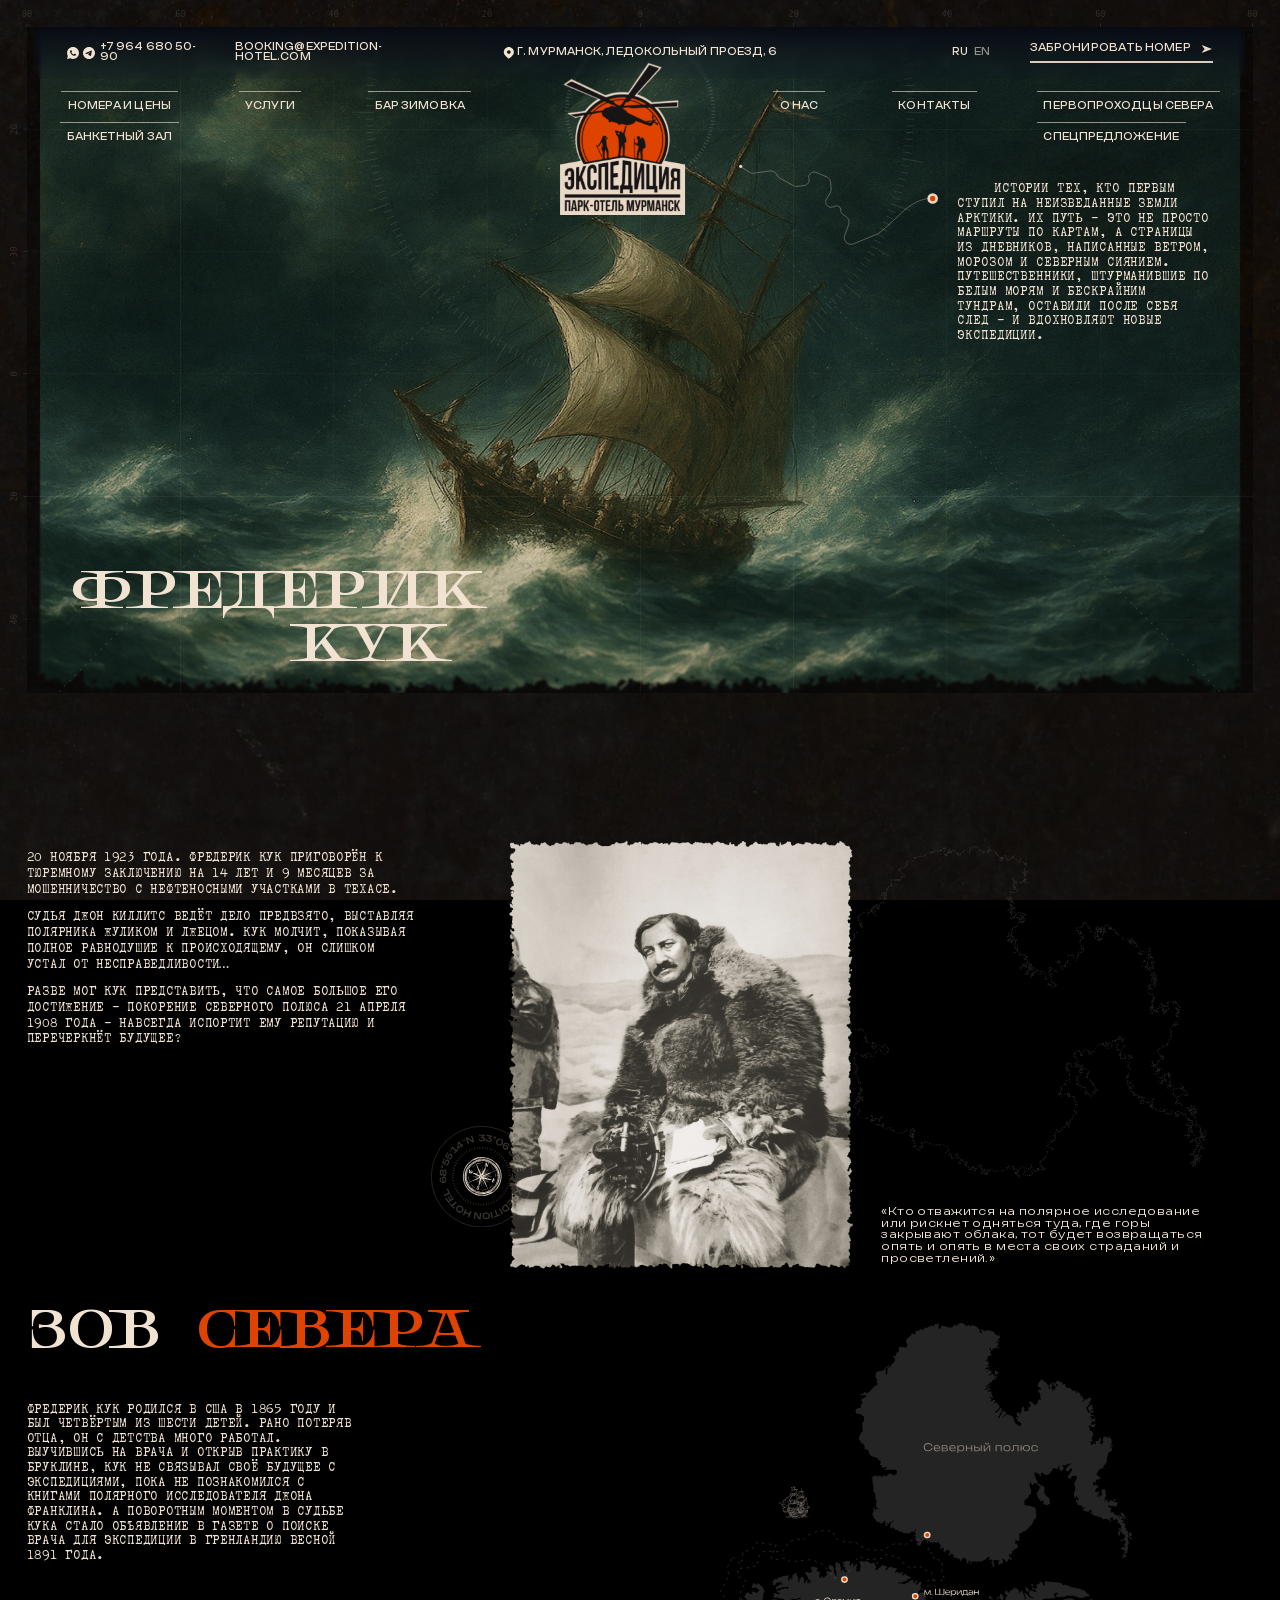
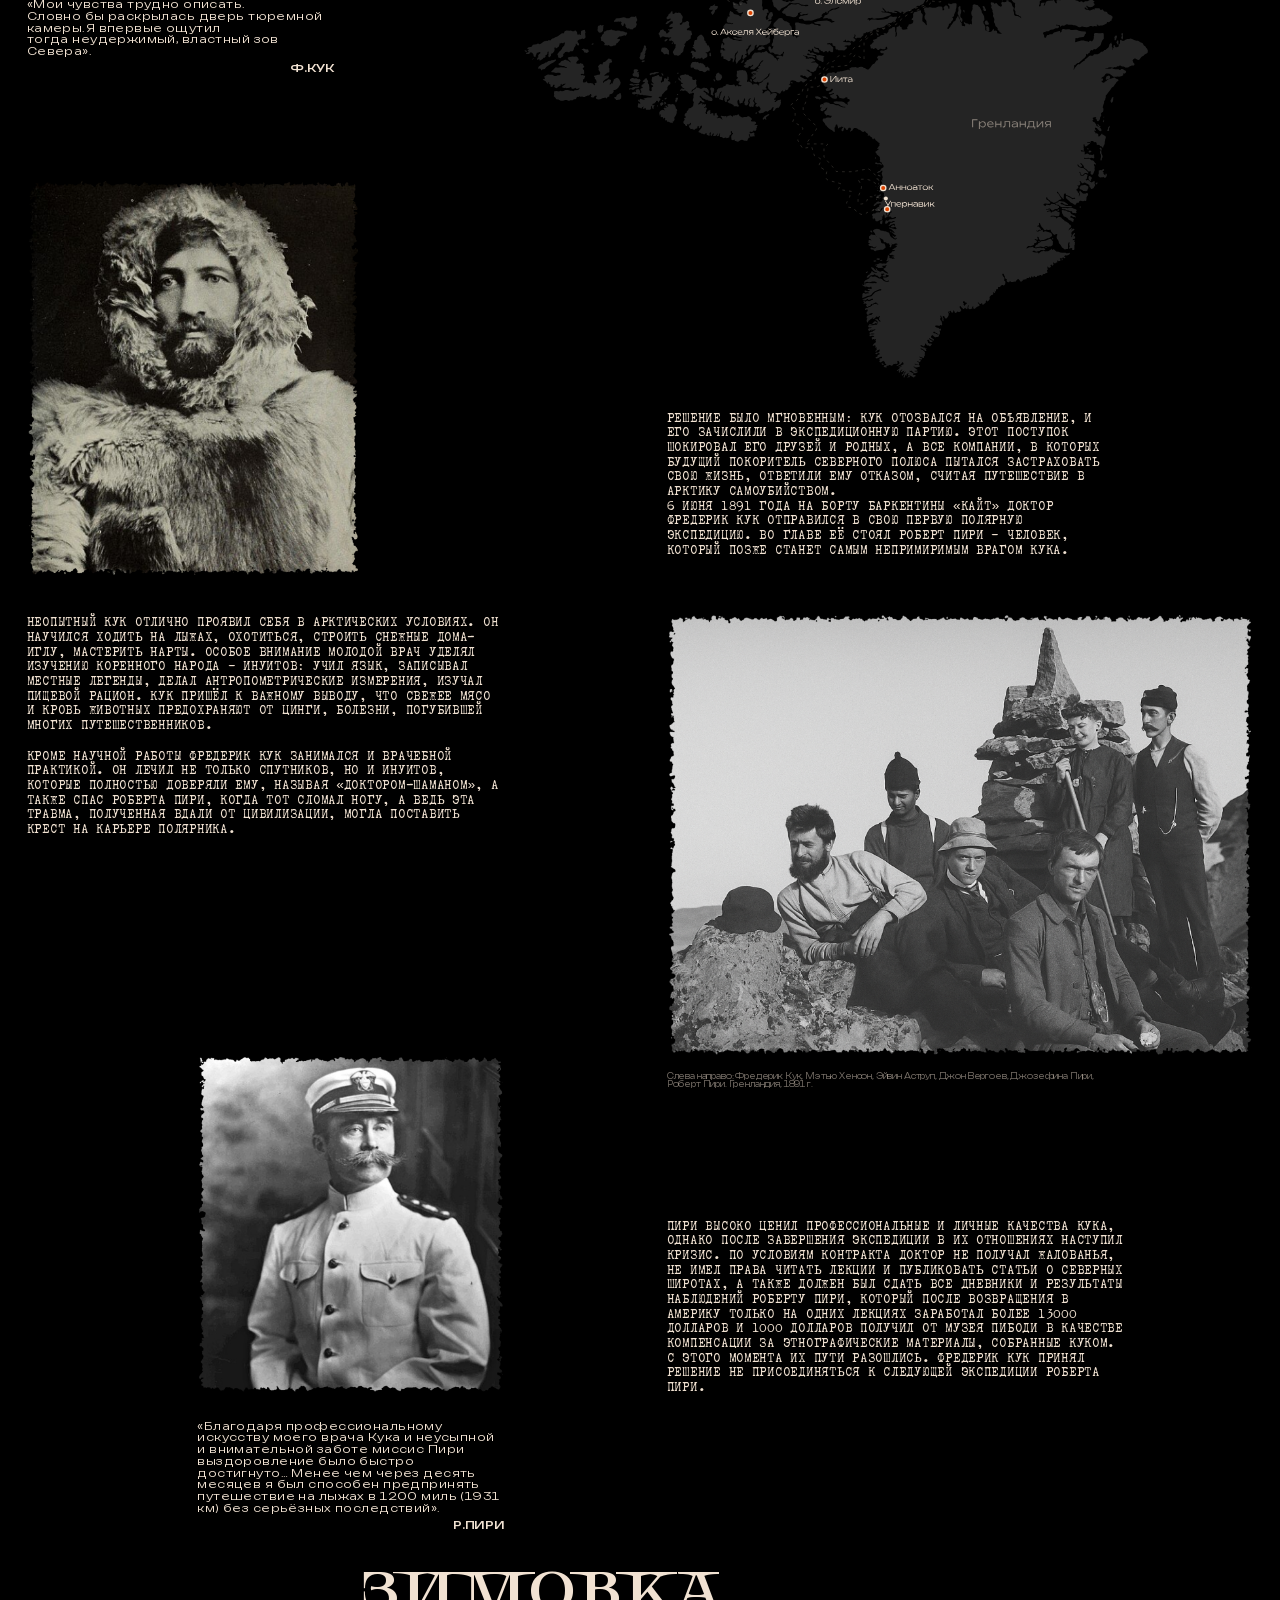
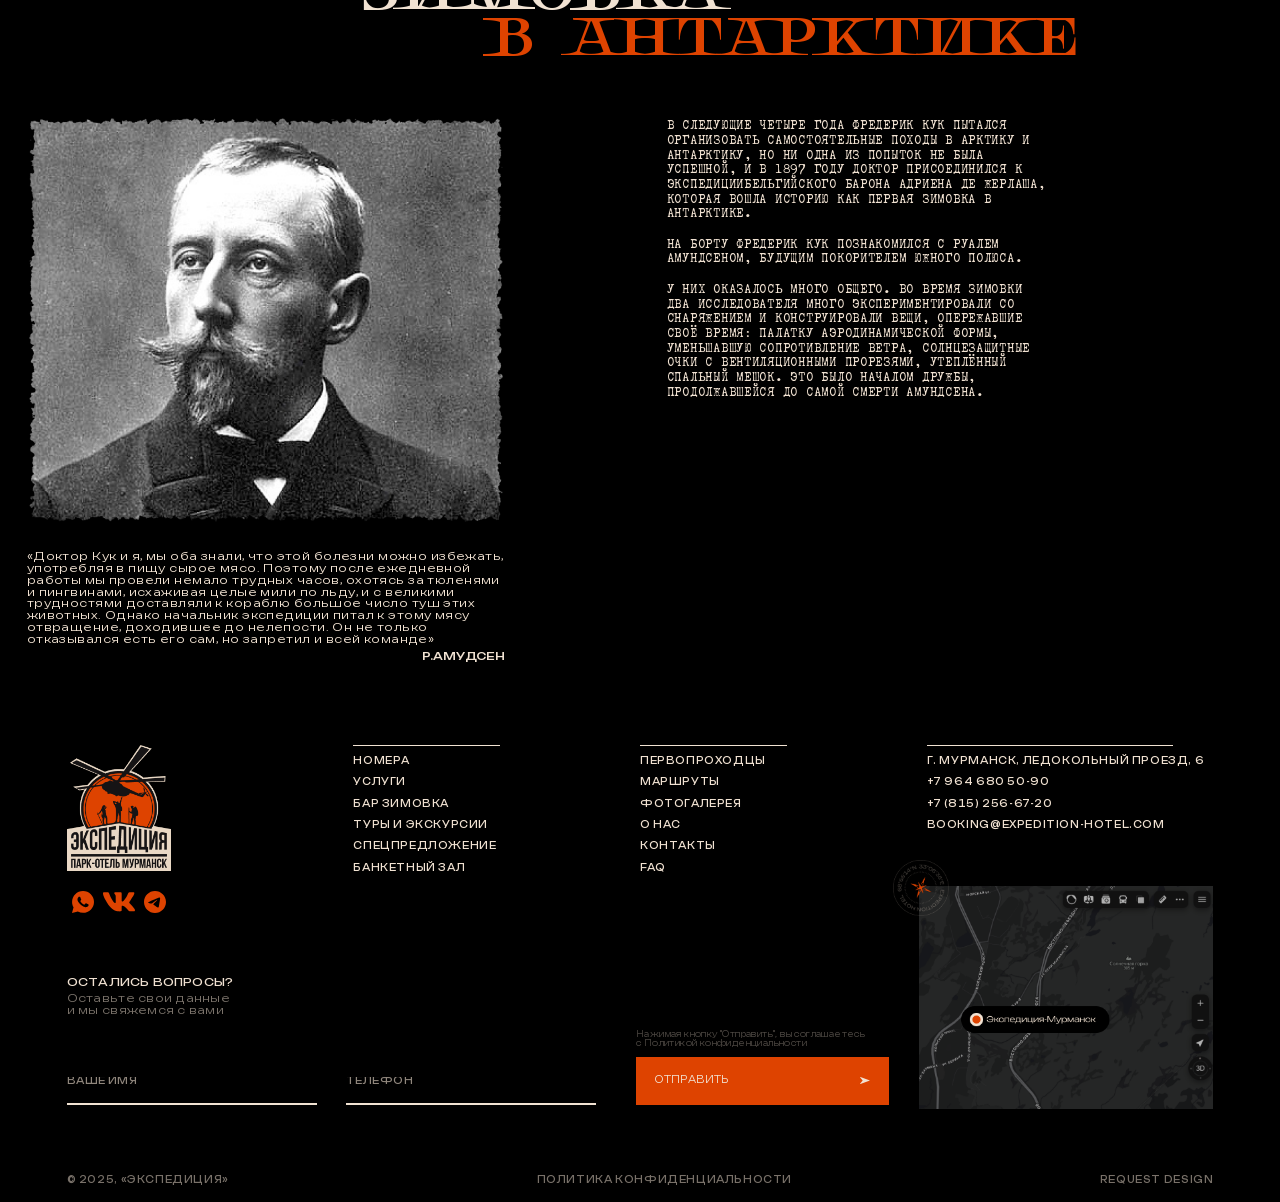
<file: pages/frederic-cook.html>
<!DOCTYPE html>
<html lang="ru">
<head>
    <meta charset="UTF-8">
    <meta name="viewport" content="width=device-width, initial-scale=1.0">
    <title>Фредерик Кук</title>
    <link  rel="stylesheet" href="../styles/MainStyle.css" />
</head>
<body class="page">
<img src="../image/cook-bg-mob.png" alt="" class="page__texture cook mob" aria-hidden="true">
<img src="../image/bg_texture.webp" alt="" class="page__texture cook desk" aria-hidden="true">


<section class="hero cook">

    <div class="hero__background">
        <img class="hero__frame-mobile" src="../image/main/mobile/main-mobile-hero-lines.png" alt="" aria-hidden="true">
        <img class="hero__bg-mobile" src="../image/cook-main-banner-mob.png" alt="" aria-hidden="true">
        <img class="hero__frame" src="../image/hero-frame.png" alt="" aria-hidden="true">
        <img class="hero__bg" src="../image/cook-main-banner.png" alt="" aria-hidden="true">
        <img class="hero__lines" src="../image/hero-lines.png" alt="" aria-hidden="true">
    </div>

    <div class="hero__content">
        <header class="container site-header">

            <div class="site-header__mobile" aria-label="Мобильная навигация">
                <button class="site-header__mobile-btn" type="button" aria-label="Открыть календарь">
                    <img class="site-header__mobile-btn1" src="../icons/Calendar.svg" alt="" aria-hidden="true">
                </button>

                <a href="#" class="site-header__mobile-logo" aria-label="На главную">
                    <img src="../image/mainLogo.png" alt="Экспедиция — парк-отель Мурманск" class="site-header__mobile-logo-img">
                </a>

                <button class="site-header__mobile-btn" type="button" aria-label="Открыть меню" data-burger-open>
                    <img class="site-header__mobile-btn2" src="../icons/Burger-menu.svg" alt="" aria-hidden="true">
                </button>
            </div>

            <div class="mobile-menu" hidden data-burger>
                <div class="mobile-menu__backdrop" data-burger-close></div>

                <div class="mobile-menu__panel" role="dialog" aria-modal="true" aria-label="Меню">
                    <div class="mobile-menu__top">
                        <button class="mobile-menu__icon" type="button" aria-label="Календарь">
                            <img class="mobile-menu__icon1" src="../icons/Calendar.svg" alt="" aria-hidden="true">
                        </button>

                        <a class="mobile-menu__logo" href="/" aria-label="На главную">
                            <img src="../image/mainLogo.png" alt="Экспедиция — парк-отель Мурманск">
                        </a>

                        <button class="mobile-menu__icon" type="button" aria-label="Закрыть меню" data-burger-close>
                            <img class="mobile-menu__icon2" src="../icons/Subtract-mobile.svg" alt="" aria-hidden="true">
                        </button>
                    </div>

                    <nav class="mobile-menu__nav" aria-label="Навигация">
                        <a class="mobile-menu__link mobile-menu__link1" href="#">Номера и цены</a>
                        <a class="mobile-menu__link mobile-menu__link2" href="#">Услуги</a>

                        <div class="mobile-menu__group">
                            <a class="mobile-menu__sublink" href="#">Проживание</a>
                            <a class="mobile-menu__sublink" href="#">Туры и экспедиции</a>
                            <a class="mobile-menu__sublink" href="#">Отдых и досуг</a>
                            <a class="mobile-menu__sublink" href="#">Автокемпинг</a>
                        </div>

                        <a class="mobile-menu__link mobile-menu__link3" href="#">Бар зимовка</a>
                        <a class="mobile-menu__link mobile-menu__link4" href="#">Банкетный зал</a>
                        <a class="mobile-menu__link mobile-menu__link5" href="#">О нас</a>
                        <a class="mobile-menu__link mobile-menu__link6" href="#">Контакты</a>
                        <a class="mobile-menu__link mobile-menu__link7" href="#">Первопроходцы севера</a>
                        <a class="mobile-menu__link mobile-menu__link8" href="#">Спецпредложение</a>
                    </nav>
                </div>
            </div>


            <div class="site-header__top">
                <div class="site-header__top-inner">
                    <div class="site-header__top-left">
                        <div class="site-header__top-phone">
                            <a href="#" class="top-social" aria-label="Написать в WhatsApp" target="_blank" rel="noopener noreferrer">
                                <img src="../icons/WhatsApp.svg" alt="" aria-hidden="true" class="top-icon">
                            </a>
                            <a href="#" class="top-social" aria-label="Написать в Telegram" target="_blank" rel="noopener noreferrer">
                                <img src="../icons/Telegram.svg" alt="" aria-hidden="true" class="top-icon">
                            </a>
                            <a href="tel:+79646805090" class="top-social" aria-label="Позвонить: +7 964 680 50-90">
                                <span class="top-phone">+7 964 680 50-90</span>
                            </a>
                        </div>

                        <div class="site-header__top-email">
                            <a href="mailto:booking@expedition-hotel.com" class="top-email-link" aria-label="Написать на почту booking@expedition-hotel.com">
                                <span class="top-phone">booking@expedition-hotel.com</span>
                            </a>


                        </div>
                    </div>
                    <div class="site-header__top-center">
                        <a
                                href="#"
                                class="site-header__top-center-location"
                                target="_blank"
                                rel="noopener noreferrer"
                        >
                            <img class="top-icon" src="../icons/Location.svg" alt="" aria-hidden="true">
                            <span class="site-header__top-center-text">г. Мурманск, Ледокольный проезд, 6</span>
                        </a>
                    </div>
                    <div class="site-header__top-right">
                        <div class="site-header__top-language">
                            <a href="#" class="site-header__top-ru">RU</a>
                            <a href="#" class="site-header__top-en">EN</a>
                        </div>
                        <a href="#" class="site-header__top-book">
                            <span class="site-header__top-right-text">забронировать номер</span>
                            <img src="../icons/Arrow.svg" alt="" aria-hidden="true" class="top-icon" />
                        </a>
                    </div>
                </div>
            </div>

            <div class="site-header__nav">
                <nav class="site-header__menu" aria-label="Main menu">
                    <ul class="site-header__menu-list site-header__menu-list--left">
                        <li class="site-header__menu-item">
                            <a href="#" class="site-header__menu-link">номера и цены</a>
                        </li>
                        <li class="site-header__menu-item">
                            <a href="#" class="site-header__menu-link">банкетный зал</a>
                        </li>
                    </ul>

                    <ul class="site-header__menu-list site-header__menu-list--center1">
                        <li class="site-header__menu-item">
                            <a href="#" class="site-header__menu-link">услуги</a>
                        </li>
                        <li class="site-header__menu-item">
                            <a href="#" class="site-header__menu-link">бар зимовка</a>
                        </li>
                    </ul>

                    <a href="#" class="site-header__logo" aria-label="На главную">
                        <img src="../image/mainLogo.png" alt="Экспедиция — парк-отель Мурманск" class="site-header__logo-img">
                    </a>

                    <ul class="site-header__menu-list site-header__menu-list--center2">
                        <li class="site-header__menu-item">
                            <a href="#" class="site-header__menu-link">о нас</a>
                        </li>
                        <li class="site-header__menu-item">
                            <a href="#" class="site-header__menu-link">контакты</a>
                        </li>
                    </ul>

                    <ul class="site-header__menu-list site-header__menu-list--right">
                        <li class="site-header__menu-item">
                            <a href="#" class="site-header__menu-link">первопроходцы севера</a>
                        </li>
                        <li class="site-header__menu-item">
                            <a href="#" class="site-header__menu-link">спецпредложение</a>
                        </li>
                    </ul>


                </nav>
            </div>
        </header>

        <div class="hero__body">
            <div class="hero__decorations">
                <img class="hero__decorations-icon" src="../icons/main/main-way.svg" alt="" aria-hidden="true">
                <img class="hero__decorations-icon-mobile" src="../image/main/mobile/main-mobile-hero-way.png" alt="" aria-hidden="true">
                <p class="hero__decorations-text">
                    Истории тех, кто первым ступил на неизведанные земли Арктики.
                    Их путь — это не просто маршруты по картам, а страницы из дневников,
                    написанные ветром, морозом и северным сиянием.
                    Путешественники, штурманившие по белым морям и бескрайним тундрам,
                    оставили после себя след — и вдохновляют новые экспедиции.
                </p>

                <p class="hero__decorations-text-mobile">
                    <span class="hero__decorations-text-offset-mobile">Истории тех, кто первым ступил</span><br>
                    на неизведанные земли Арктики. Их путь — это не просто маршруты по картам, а страницы из дневников, написанные ветром, морозом и северным сиянием. Путешественники, штурманившие по белым морям и бескрайним тундрам, оставили после себя след — и вдохновляют новые экспедиции.
                </p>
            </div>
            <div class="hero__title">
                <p class="hero__title-text">
                    фредерик
                    кук&nbsp;
                </p>
            </div>
            <div class="hero__request">

            </div>
        </div>

    </div>
</section>

<main>
    <section class="cookAbout">
        <div class="left">
            <div class="cookInfo">
                <p>
                    20 ноября 1923 года. Фредерик Кук приговорён к тюремному заключению
                    на 14 лет и 9 месяцев за мошенничество с нефтеносными участками в Техасе.
                </p>
                <p>
                    Судья Джон Киллитс ведёт дело предвзято, выставляя полярника жуликом и лжецом.
                    Кук молчит, показывая полное равнодушие к происходящему, он слишком устал
                    от несправедливости…
                </p>
                <p>
                    Разве мог Кук представить, что самое большое
                    его достижение — покорение Северного полюса 21 апреля 1908 года —
                    навсегда испортит ему репутацию и перечеркнёт будущее?
                </p>
            </div>
            <svg width="152" height="152" viewBox="0 0 152 152" fill="none" xmlns="http://www.w3.org/2000/svg">
                <path fill-rule="evenodd" clip-rule="evenodd" d="M85.0356 47.8567C80.955 46.6144 76.3563 46.2878 72.0134 46.9319C70.2489 47.1935 70.0006 47.2471 68.5873 47.6701C65.4978 48.595 63.1891 49.6864 60.8263 51.3391C57.7303 53.5046 54.9582 56.2996 52.8486 59.3827C51.3387 61.5893 49.4772 65.7926 48.8184 68.4827C48.047 71.633 47.8284 73.5442 47.8768 76.7163C47.9163 79.3002 48.2493 81.3387 49.0765 84.0587C49.2807 84.7301 49.5603 85.5426 49.6978 85.8642C49.8353 86.1858 50.0412 86.72 50.1554 87.0514C50.3806 87.7057 51.4098 89.666 52.2103 90.9659C53.8645 93.6517 56.473 96.654 58.6677 98.3978C60.8769 100.153 62.4225 101.063 65.2374 102.264C69.7789 104.203 73.9106 104.934 78.6043 104.629C80.593 104.5 84.1604 103.845 85.4506 103.372C85.6452 103.301 86.0728 103.163 86.4008 103.067C87.1569 102.844 90.8173 101.198 91.4746 100.785C91.7472 100.614 92.2413 100.307 92.5726 100.103C93.5497 99.5014 95.3636 98.0894 96.4135 97.1134C98.905 94.797 101.207 91.6485 102.833 88.3339C103.351 87.277 104.623 83.8009 104.894 82.7008C106.281 77.0694 106.089 71.2618 104.341 66.0055C103.603 63.7831 101.65 60.13 100.215 58.2868C97.6848 55.0364 94.631 52.4254 90.852 50.2815C89.2551 49.3755 87.1715 48.5069 85.0356 47.8567ZM88.8736 50.1909C90.8217 51.09 93.849 52.9719 94.8885 53.9302C95.1317 54.1544 95.6885 54.6221 96.1257 54.9696C97.2305 55.8474 99.1684 58.0567 100.299 59.7279C101.719 61.8256 103.312 65.2282 104.072 67.7849C105.388 72.2151 105.387 77.7042 104.069 82.4271C103.96 82.8208 103.85 83.2427 103.825 83.3649C103.668 84.1396 102.961 86.14 102.48 87.1695C100.851 90.6565 99.202 93.1012 96.7511 95.661C93.2463 99.3214 87.9932 102.163 82.6627 103.283C79.0404 104.044 75.7581 104.129 72.1589 103.557C69.4494 103.127 65.2812 101.647 62.6922 100.196C58.5949 97.9007 54.9927 94.1891 52.1927 89.378C51.7442 88.6074 50.5551 85.9916 50.2194 85.037C49.6726 83.4824 48.9241 80.2611 48.7499 78.7128C48.6454 77.7841 48.6179 76.4239 48.6685 74.6893C48.7509 71.8621 49.228 69.3489 50.1736 66.7608C51.1418 64.1107 51.4732 63.293 51.5652 63.3267C51.6173 63.3458 51.6737 63.2335 51.7045 63.0495C51.8654 62.0891 54.3728 58.3215 56.2395 56.2354C57.7822 54.5114 60.4603 52.3553 62.5361 51.1659C63.4029 50.6693 66.3923 49.2453 66.8941 49.0901C67.1454 49.0123 67.7104 48.8256 68.1495 48.6751C69.265 48.2927 71.5491 47.7759 72.9311 47.593C77.3372 47.0098 81.869 47.5358 86.2423 49.1379C87.1746 49.4795 88.3587 49.9534 88.8736 50.1909ZM84.6201 48.7213C82.0153 48.0283 80.3681 47.7443 78.267 47.626C74.8517 47.4338 70.4024 48.0418 67.3671 49.1156C65.9385 49.621 63.1165 51.049 61.574 52.0468C58.9451 53.7477 55.9023 56.7917 53.8359 59.7881C53.4958 60.2812 53.1107 60.7826 52.9803 60.9023C52.8261 61.0437 52.7249 61.2274 52.6916 61.4264C52.6631 61.5967 52.4725 61.9922 52.2624 62.3171C52.0546 62.6385 51.8436 63.0281 51.7935 63.183C51.7435 63.338 51.6548 63.4744 51.5965 63.4864C51.5382 63.4983 51.4546 63.6059 51.4107 63.7255C51.3657 63.8482 51.3775 63.9333 51.4377 63.9209C51.5001 63.9081 51.5031 64.0115 51.4449 64.1701C51.3903 64.3192 51.3855 64.433 51.4342 64.4229C51.53 64.4033 51.7757 63.9931 52.8751 62.0161C53.743 60.4553 54.3535 59.5634 55.4288 58.2845C57.1683 56.2157 58.5865 54.8647 60.4269 53.5232C61.7062 52.5908 61.9348 52.4404 63.2409 51.6713C64.0402 51.2007 66.7766 49.9295 67.4045 49.7372C67.6299 49.6681 68.3884 49.4334 69.09 49.2156C71.9381 48.3317 74.7281 47.9778 77.8965 48.0986C80.3181 48.191 82.1631 48.5232 84.5103 49.2896C87.0445 50.1171 88.427 50.7359 91.2446 52.3039C91.9653 52.705 92.7086 53.0982 92.8965 53.1775C93.0843 53.2569 93.3125 53.4211 93.4036 53.5424C93.4947 53.6638 93.7803 53.9085 94.0382 54.0862C94.5053 54.4082 94.7178 54.4682 94.5309 54.2253C94.3662 54.0111 93.3015 53.1868 93.089 53.1088C92.9792 53.0686 92.8036 52.9428 92.6987 52.8294C91.7778 51.8327 86.7992 49.3011 84.6201 48.7213ZM83.7645 50.2481C81.0157 49.529 78.6719 49.2386 76.1079 49.2993C73.6882 49.3565 70.4603 49.8555 69.9842 50.2458C69.7075 50.4725 69.8954 50.4745 71.0186 50.2563C74.0835 49.6612 75.9719 49.5452 78.6127 49.7901C80.4439 49.9598 83.4039 50.5512 83.5041 50.7674C83.5718 50.9134 83.5197 50.9072 81.6583 50.5483C79.237 50.0813 76.7964 49.993 74.0425 50.273C72.1697 50.4634 71.1356 50.6696 69.338 51.2111C67.877 51.6513 64.6687 53.0459 63.7647 53.6336C63.5322 53.7848 63.0049 54.1266 62.5928 54.3932C60.1909 55.947 57.4503 58.5738 55.9627 60.748C55.6339 61.2286 54.1927 63.7332 53.7604 64.5752C53.5496 64.986 53.012 66.3198 52.5657 67.5392C51.8434 69.513 51.7265 69.9075 51.5003 71.1341C51.3605 71.892 51.1988 73.0047 51.141 73.6069C51.0833 74.2092 51.0175 74.7104 50.9949 74.721C50.9039 74.7631 51.0691 72.9653 51.2812 71.6042C51.4869 70.2838 51.8637 68.8025 52.4858 66.8689C52.7826 65.9463 53.8915 63.506 54.4831 62.4736C55.3658 60.9328 56.8712 58.862 57.7877 57.9276C58.2991 57.4061 58.3166 57.3813 58.1484 57.4157C57.7891 57.4894 55.9404 59.5925 54.8664 61.1492C50.3171 67.7442 49.2565 76.4091 52.015 84.4457C52.3965 85.5574 53.7682 88.4422 54.428 89.5205C56.0659 92.1975 58.082 94.5027 60.3718 96.3166C61.3045 97.0555 62.8627 98.1546 62.9319 98.1225C63.0735 98.0569 62.5054 97.5243 61.096 96.4012C59.7551 95.3328 57.8335 93.5455 57.8823 93.4123C57.8915 93.3873 58.2474 93.7176 58.6733 94.146C59.4192 94.8964 61.1912 96.366 62.1449 97.0254C64.7159 98.8026 68.2009 100.272 71.3124 100.89C73.286 101.283 77.6023 101.569 78.9859 101.399C79.225 101.37 79.4508 101.359 79.4877 101.375C79.6184 101.432 78.5376 101.534 77.6421 101.55C74.0254 101.613 71.3063 101.268 68.231 100.356C67.6435 100.182 67.2846 100.113 67.2978 100.177C67.3117 100.245 67.2733 100.232 67.1875 100.138C67.0073 99.9411 64.7143 98.9766 64.8581 99.1582C65.2511 99.6545 69.3987 101.213 71.3057 101.581C75.4963 102.39 79.4966 102.284 83.2044 101.267C83.4757 101.193 83.8698 101.086 84.0802 101.03C84.2905 100.974 84.7158 100.843 85.0252 100.739C85.3346 100.634 85.8391 100.469 86.1462 100.371C86.7568 100.175 89.4536 98.8969 90.1127 98.4901C92.1091 97.2577 93.2684 96.3893 94.4248 95.2603C95.1659 94.5367 96.3648 93.16 96.3263 93.0768C96.3125 93.047 95.8202 93.4823 95.2324 94.0443C93.1079 96.075 90.9253 97.6053 88.8292 98.5336C87.8047 98.9874 87.7845 98.9922 88.5213 98.608C90.08 97.795 90.5938 97.4806 91.8609 96.5633C94.4989 94.6537 96.7922 92.1004 98.7933 88.8451C99.1933 88.1944 99.6378 87.4166 99.7812 87.1167C100.095 86.4615 100.269 86.1712 100.304 86.2469C100.373 86.3946 98.6843 89.7506 98.0732 90.6813C97.7024 91.2462 97.6873 91.2794 97.7849 91.3152C97.938 91.3713 99.3452 89.2908 100.11 87.878C100.886 86.4437 102.292 82.6118 102.581 81.1419C103.206 77.9642 103.288 74.4122 102.806 71.4129C102.627 70.303 102.064 68.0168 101.751 67.1313C101.138 65.3939 99.8935 62.8942 98.874 61.35C96.8729 58.319 93.4393 54.9973 90.3399 53.0941C88.7959 52.146 85.3985 50.6755 83.7645 50.2481ZM87.6196 52.2398C90.2464 53.5128 91.9293 54.6966 94.2046 56.8716C95.1548 57.7798 96.0463 58.7069 96.0251 58.7647C96.0178 58.7846 95.616 58.3979 95.1321 57.9054C93.9747 56.7273 92.3647 55.4282 90.6994 54.3288C88.6334 52.9648 87.79 52.5243 85.6227 51.6779C83.1544 50.7141 83.2319 50.5596 85.7472 51.4296C86.1323 51.5627 86.9749 51.9274 87.6196 52.2398ZM96.4056 55.6989C96.4168 55.7538 96.8117 56.2568 97.2831 56.8167C99.2195 59.1164 100.547 61.137 101.672 63.4988C103.094 66.4831 103.702 68.5201 104.109 71.6707C104.82 77.1587 103.901 82.6452 101.41 87.7825C99.8084 91.0877 98.2407 93.1998 95.444 95.8207C93.8496 97.315 92.8854 98.039 90.9868 99.168C90.0722 99.7118 86.914 101.173 85.9261 101.509C82.7474 102.591 80.4201 103.017 77.2583 103.096C73.8828 103.181 71.3994 102.813 68.2797 101.766C63.6606 100.216 59.8035 97.8015 56.7457 94.5466C56.0428 93.7983 54.8761 92.3764 54.5178 91.8312C52.3966 88.6039 51.1257 86.0079 50.3643 83.3475C49.7524 81.2095 49.3664 79.0335 49.3095 77.4001C49.2038 74.3707 49.5623 71.0278 50.2685 68.4571C50.5549 67.4147 50.6151 67.0213 50.4951 66.9773C50.4375 66.9562 50.3496 67.1468 50.2518 67.5044C50.1677 67.8126 49.9587 68.5797 49.7875 69.2092C49.1635 71.5038 48.841 74.6232 48.9472 77.3376C49.0648 80.3461 50.184 84.5811 51.6359 87.5115C53.7587 91.796 56.1893 94.9678 59.2584 97.4589C63.6739 101.043 68.4551 103.001 73.8947 103.454C76.4544 103.667 78.1616 103.618 80.6466 103.26C84.7802 102.665 88.5067 101.349 91.5459 99.4123C93.4391 98.2056 96.196 95.8412 97.5327 94.2777C99.3639 92.1358 100.521 90.3959 101.836 87.8095C102.425 86.6506 103.741 82.9869 103.979 81.8442C104.718 78.2929 104.942 75.4102 104.684 72.7917C104.392 69.8341 103.622 66.9031 102.339 63.8666C101.575 62.0588 100.024 59.6582 98.2095 57.4736C96.9479 55.9549 96.3343 55.3513 96.4056 55.6989ZM83.5589 52.1C83.6444 52.2843 83.4374 52.849 83.253 52.9345C83.1746 52.9708 83.0009 52.9604 82.8671 52.9113C82.673 52.8401 82.6379 52.7823 82.6942 52.626C82.733 52.5183 82.7728 52.3398 82.7827 52.2294C82.816 51.8557 83.4006 51.7583 83.5589 52.1ZM84.5258 52.8785L84.3665 53.3131L84.0623 53.2016C83.7719 53.0951 83.7624 53.0743 83.8533 52.7448C83.9931 52.2387 84.0945 52.1603 84.4121 52.3128C84.6804 52.4415 84.6824 52.4515 84.5258 52.8785ZM85.9158 52.9985C85.9611 53.1262 85.9242 53.2542 85.7808 53.4667C85.5942 53.7433 85.5644 53.7522 85.2358 53.6318C84.9174 53.5151 84.8934 53.4823 84.951 53.2443C85.0724 52.743 85.24 52.5979 85.5614 52.7158C85.722 52.7746 85.8814 52.9019 85.9158 52.9985ZM86.8478 53.2472C86.9355 53.3239 86.9212 53.4723 86.7922 53.8244L86.6184 54.2985L86.3023 54.1519C85.9875 54.0061 85.9868 54.004 86.135 53.626C86.2378 53.3637 86.3465 53.2284 86.487 53.188C86.7234 53.1201 86.6972 53.1157 86.8478 53.2472ZM82.4602 51.9431C82.4619 52.0898 82.4078 52.3251 82.34 52.466C82.2282 52.6981 82.188 52.7116 81.9123 52.6106C81.6097 52.4996 81.6087 52.4968 81.7373 52.063C81.8711 51.6115 81.9977 51.5124 82.3022 51.621C82.3907 51.6527 82.4583 51.7905 82.4602 51.9431ZM87.9765 53.7889C88.0482 53.8821 88.017 53.9961 87.8364 54.303C87.6111 54.6856 87.5952 54.694 87.3008 54.586C87.0047 54.4775 87.0001 54.4654 87.1093 54.0855C87.1709 53.8713 87.2618 53.6496 87.3116 53.5927C87.4118 53.4777 87.8331 53.6021 87.9765 53.7889ZM81.3952 51.4774C81.3514 51.5118 81.3463 51.5791 81.3839 51.627C81.4215 51.6748 81.3954 51.869 81.3259 52.0584C81.223 52.3391 81.1539 52.4063 80.9525 52.4217C80.5174 52.4549 80.4395 52.2859 80.6576 51.7825C80.8398 51.3623 80.8684 51.3377 81.1325 51.3755C81.2871 51.3976 81.4274 51.4155 81.4443 51.4152C81.4611 51.415 81.439 51.443 81.3952 51.4774ZM88.9308 54.3223C88.9685 54.3768 88.9099 54.6135 88.797 54.8629C88.5834 55.3354 88.5674 55.3376 88.0755 54.9635C87.9566 54.8731 88.0371 54.6386 88.2949 54.3242C88.489 54.0874 88.7682 54.0866 88.9308 54.3223ZM90.054 54.9443C90.0774 54.9901 90.0022 55.1465 89.8869 55.2917C89.7716 55.437 89.6451 55.6024 89.6058 55.6592C89.5604 55.7248 89.4344 55.7146 89.2611 55.6315C88.9411 55.4779 88.9495 55.2461 89.291 54.8151C89.4907 54.5632 89.5228 54.5555 89.7584 54.7028C89.8975 54.7898 90.0305 54.8985 90.054 54.9443ZM80.1498 51.7785C80.1177 52.1871 80.097 52.2307 79.9096 52.2846C79.7969 52.317 79.6187 52.3121 79.5137 52.2736C79.3539 52.215 79.3361 52.1322 79.4035 51.7648C79.519 51.1365 79.5117 51.1464 79.8179 51.1957C80.1873 51.2553 80.1905 51.2609 80.1498 51.7785ZM90.7971 55.3853C90.8847 55.4618 90.8707 55.6101 90.7428 55.9589C90.5709 56.4277 90.5695 56.4289 90.3518 56.2858C89.9734 56.0373 89.9476 55.8865 90.2205 55.5217C90.4562 55.2068 90.5636 55.1814 90.7971 55.3853ZM79.0009 51.6613C78.959 52.0601 78.932 52.1166 78.7598 52.1662C78.5376 52.23 78.4941 52.2204 78.4062 52.0879C78.3469 51.9987 78.2596 51.2774 78.296 51.1781C78.3201 51.1122 78.9552 51.0938 79.0053 51.1575C79.0288 51.1875 79.0269 51.4142 79.0009 51.6613ZM91.7595 56.0184C92.0482 56.2857 92.0364 56.3729 91.6627 56.7377C91.4124 56.982 91.3841 56.9862 91.1436 56.8157C90.8612 56.6157 90.8824 56.4204 91.233 55.993C91.4604 55.7156 91.4312 55.7142 91.7595 56.0184ZM77.8462 51.3076C77.9517 51.6046 77.8742 52.0467 77.7062 52.1064C77.4045 52.2136 77.1888 51.9842 77.1666 51.5323C77.1455 51.1017 77.1455 51.1015 77.3676 51.0945C77.6858 51.0847 77.7822 51.1275 77.8462 51.3076ZM92.7372 56.7323C92.8511 56.86 92.8446 56.9384 92.6992 57.1867C92.6026 57.3518 92.4742 57.5171 92.4139 57.5543C92.3536 57.5914 92.3189 57.6534 92.3368 57.6919C92.3892 57.8051 92.0051 57.5241 91.9202 57.3872C91.8194 57.2248 91.879 57.075 92.169 56.762C92.4203 56.4907 92.5173 56.4856 92.7372 56.7323ZM87.8233 55.3764C88.3828 55.6658 89.178 56.132 89.5905 56.4124C90.5556 57.0683 91.8454 58.033 91.8921 58.1336C91.912 58.1767 91.7958 58.4169 91.6338 58.6676C91.4718 58.9183 91.2812 59.213 91.2101 59.3226C91.0948 59.5008 91.101 59.5148 91.2693 59.4555C91.3727 59.419 91.4695 59.3562 91.4842 59.3161C91.4989 59.2759 91.67 59.0577 91.8645 58.8313L92.218 58.4194L92.8771 58.9605C94.2761 60.1089 96.7802 63.3637 97.7629 65.3109C97.9975 65.7758 98.0303 65.9239 97.9282 66.0581C97.8129 66.2098 95.942 67.0999 93.5101 68.1598C92.9986 68.3827 92.5104 68.6031 92.4253 68.6495C92.3401 68.6959 91.9336 68.8545 91.522 69.0018C91.1102 69.1492 90.3171 69.4574 89.7595 69.6869C89.2019 69.9164 88.3206 70.2589 87.8011 70.448C87.2816 70.6372 86.5595 70.905 86.1964 71.043C85.8333 71.1811 85.0608 71.4747 84.4798 71.6956C83.1374 72.2059 82.2288 72.5597 81.0554 73.0286C80.5422 73.2338 80.0653 73.3806 79.9956 73.355C79.8272 73.2933 79.996 72.3608 80.7345 69.2746C81.0663 67.8876 81.5844 65.5731 81.8335 64.3653C82.3548 61.8376 82.5721 60.7364 82.5819 60.5721C82.6002 60.2682 82.4327 60.3363 82.3049 60.6849C82.2361 60.8725 82.0704 61.2 81.9366 61.4127C80.297 64.0195 78.2328 67.5315 76.703 70.3169C76.2088 71.2168 75.781 71.9638 75.7523 71.9771C75.6561 72.0217 75.1689 71.1659 74.4594 69.7057C74.0723 68.9089 73.3542 67.4887 72.8637 66.5496C72.3733 65.6106 71.685 64.2711 71.3342 63.573C70.9834 62.875 70.2381 61.4036 69.6779 60.3034C68.3997 57.7932 66.9314 54.7422 66.9617 54.6596C66.99 54.5824 68.1123 54.0958 68.9548 53.7955C70.6014 53.2085 73.1748 52.7381 74.9262 52.7041C75.4178 52.6946 76.0885 52.6806 76.4167 52.6731C76.7448 52.6656 77.0361 52.688 77.064 52.7229C77.092 52.7578 77.0304 53.0163 76.9273 53.2976C76.8242 53.5788 76.7701 53.8473 76.8071 53.8944C76.8497 53.9486 76.9625 53.7396 77.1144 53.3252C77.3466 52.6919 77.3642 52.6691 77.6518 52.6328C78.3161 52.5487 81.0802 52.895 82.3774 53.2249C83.4413 53.4954 86.5985 54.7428 87.8233 55.3764ZM76.7191 51.6078C76.7252 52.0664 76.7247 52.0676 76.4661 52.156C76.0759 52.2892 75.9609 52.1965 75.931 51.7243L75.9038 51.2953L76.2067 51.185C76.6379 51.0279 76.7121 51.0891 76.7191 51.6078ZM93.6442 57.5259C93.8131 57.6493 93.7679 57.7795 93.4236 58.1628C93.1966 58.4154 93.1275 58.4433 92.9893 58.3386C92.703 58.1218 92.6678 57.984 92.8293 57.7136C93.07 57.3105 93.2447 57.1844 93.3847 57.313C93.4526 57.3754 93.5694 57.4712 93.6442 57.5259ZM75.5311 51.4298C75.5323 51.5522 75.5149 51.7848 75.4925 51.9465C75.4556 52.2135 75.4243 52.2402 75.1524 52.2359C74.8778 52.2314 74.8502 52.208 74.8197 51.9527C74.7488 51.3602 74.7891 51.2532 75.1002 51.2076C75.4905 51.1504 75.5288 51.1701 75.5311 51.4298ZM94.4827 58.4045C94.5326 58.5453 94.4918 58.6305 94.2614 58.8657C93.9709 59.1622 93.8301 59.1731 93.6015 58.9168C93.4877 58.7891 93.4967 58.7364 93.6684 58.5222C93.7774 58.3863 93.9228 58.2402 93.9914 58.1975C94.162 58.0915 94.4084 58.1953 94.4827 58.4045ZM74.3567 51.6895C74.3836 52.115 74.3818 52.1193 74.1454 52.2086C73.7545 52.3562 73.5028 52.1544 73.511 51.7C73.5149 51.4845 73.5218 51.2963 73.5263 51.2818C73.537 51.2473 74.1684 51.2103 74.2596 51.2387C74.298 51.2507 74.3418 51.4535 74.3567 51.6895ZM95.1862 59.188L95.3261 59.422L95.0457 59.6539C94.7288 59.9158 94.545 59.92 94.3776 59.669C94.2685 59.5053 94.2768 59.4811 94.5432 59.1845C94.8533 58.8394 94.9782 58.8401 95.1862 59.188ZM73.113 51.8294C73.1186 52.2894 72.983 52.4432 72.6721 52.3292C72.4894 52.2622 72.4117 52.1545 72.3656 51.9044L72.3039 51.5691L72.6306 51.4597C73.0374 51.3233 73.1075 51.3771 73.113 51.8294ZM96.008 60.1439C95.9882 60.1913 95.8255 60.3627 95.6466 60.5247L95.3212 60.8192L95.1691 60.5831C95.0273 60.363 95.0318 60.3309 95.2345 60.1108C95.5686 59.7479 95.7557 59.6868 95.9134 59.8894C95.9853 59.9819 96.0279 60.0963 96.008 60.1439ZM69.0038 50.4073C67.8408 50.7287 66.4792 51.3565 66.5613 51.5335C66.6234 51.6675 69.5232 50.6311 69.5891 50.4513C69.6562 50.2683 69.5386 50.2595 69.0038 50.4073ZM85.1372 56.1868C85.1061 56.2718 85.1602 56.4872 85.2575 56.6657L85.4344 56.9902L85.0172 58.128C84.7878 58.7538 84.5663 59.2535 84.5251 59.2384C84.443 59.2083 84.1686 58.305 83.7414 56.6584C83.5523 55.9301 83.4034 55.5537 83.2677 55.4613C82.9802 55.2658 81.7954 55.0092 81.7055 55.1231C81.664 55.1756 81.7237 55.33 81.8379 55.4662C81.9523 55.6024 82.0381 55.8003 82.0287 55.906C82.0193 56.0117 81.7284 56.8723 81.3823 57.8183L80.753 59.5385L80.3411 59.7294C79.6843 60.0338 79.7632 60.1858 80.7379 60.4943C81.1801 60.6343 81.631 60.734 81.7399 60.7159C81.9329 60.6838 81.935 60.6774 81.8263 60.4563C81.7651 60.3316 81.6564 60.1594 81.5849 60.0734C81.4712 59.9367 81.5003 59.7757 81.8169 58.7884C82.016 58.1675 82.2493 57.5127 82.335 57.3333C82.5279 56.9305 82.5993 57.0222 82.8335 57.9734C83.209 59.4973 83.7311 61.2462 83.864 61.425C83.9738 61.5728 84.0714 61.6167 84.2838 61.6142L84.5604 61.6109L85.2298 59.6065C85.9794 57.3623 86.1131 57.0835 86.4413 57.0796C86.7411 57.076 86.8671 56.9636 86.7959 56.7632C86.7526 56.6413 86.5351 56.524 85.9656 56.3152C85.284 56.0653 85.1872 56.0504 85.1372 56.1868ZM71.9459 52.3609C71.8829 52.5326 71.5825 52.62 71.3489 52.5344C71.2753 52.5074 71.1963 52.3367 71.1733 52.1551C71.1321 51.8296 71.1362 51.8231 71.4543 51.7038L71.777 51.5827L71.8919 51.8888C71.9551 52.0572 71.9794 52.2696 71.9459 52.3609ZM96.595 60.922C96.6972 61.1426 96.5843 61.3357 96.2763 61.4669C96.0437 61.566 95.9699 61.5584 95.8488 61.4225C95.6733 61.2256 95.7225 61.0538 96.017 60.8348C96.2536 60.6589 96.4895 60.6945 96.595 60.922ZM70.8346 52.3905L70.9018 52.7563L70.5815 52.7921C70.2789 52.8259 70.2539 52.8133 70.1287 52.5639C69.9566 52.2212 70.0085 52.103 70.377 51.9978C70.7303 51.8969 70.7465 51.9108 70.8346 52.3905ZM97.2884 61.8092C97.3881 61.9988 97.3803 62.018 97.0965 62.2811C96.9338 62.4319 96.78 62.5478 96.7547 62.5385C96.6743 62.5091 96.2924 62.0702 96.3086 62.0259C96.3171 62.0026 96.4619 61.8799 96.6304 61.7532C96.9691 61.4986 97.1325 61.5125 97.2884 61.8092ZM98.9788 62.8116C99.0473 62.9723 99.0838 63.0966 99.0598 63.0878C99.0359 63.079 98.9604 62.9404 98.8919 62.7797C98.8234 62.619 98.7869 62.4947 98.8108 62.5035C98.8347 62.5122 98.9103 62.6509 98.9788 62.8116ZM77.9898 55.3176C76.0729 55.1481 73.0677 55.4417 71.0936 55.9917C70.4258 56.1777 69.1367 56.7373 69.1348 56.842C69.1339 56.896 69.8906 56.7502 70.8163 56.518C71.7421 56.2858 72.767 56.0319 73.0939 55.9539C74.1082 55.7118 76.3183 55.5008 77.5166 55.5317C78.1462 55.5479 78.6721 55.5317 78.6853 55.4956C78.7181 55.4062 78.5743 55.3694 77.9898 55.3176ZM97.902 62.7988L98.0717 63.0952L97.6737 63.272C97.286 63.4445 97.2716 63.4432 97.1075 63.2225L96.9391 62.9961L97.2947 62.7342C97.4902 62.5902 97.6688 62.4792 97.6914 62.4875C97.714 62.4958 97.8087 62.6358 97.902 62.7988ZM69.7146 52.5204C69.7585 52.8314 69.6338 53.0716 69.4124 53.1029C69.114 53.1449 69.0752 53.1099 69.0137 52.743C68.958 52.4112 68.96 52.407 69.2156 52.3268C69.5498 52.2218 69.6796 52.2721 69.7146 52.5204ZM99.6333 63.9186C99.7716 64.1703 99.856 64.3639 99.8208 64.3486C99.7855 64.3333 99.6277 64.0646 99.47 63.7516C99.1498 63.1159 99.2464 63.2147 99.6333 63.9186ZM88.9376 59.6727C88.9496 59.7314 89.0157 59.8 89.0847 59.8253C89.1536 59.8505 89.2243 59.8321 89.2418 59.7843C89.2593 59.7364 89.1931 59.6678 89.0947 59.6317C88.9963 59.5956 88.9255 59.6141 88.9376 59.6727ZM90.0605 60.5195C90.1057 60.6126 90.3582 60.8878 90.6216 61.1309C92.0019 62.405 94.1495 65.1034 94.7554 66.3249C94.8718 66.5594 95.0083 66.7318 95.0588 66.7078C95.2748 66.6051 93.7036 64.0774 92.7399 62.9775C92.1185 62.2683 90.2461 60.4482 90.0723 60.3845C90.0204 60.3655 90.0151 60.4261 90.0605 60.5195ZM98.5013 63.8036L98.6176 64.0767L98.2516 64.3001L97.8856 64.5234L97.7722 64.2574C97.6364 63.9385 97.6672 63.8307 97.9556 63.6163C98.2287 63.4132 98.3532 63.456 98.5013 63.8036ZM68.6172 52.8794C68.7659 53.1623 68.6609 53.3733 68.3154 53.4858C67.9427 53.6074 67.8757 53.5807 67.7629 53.2658C67.6348 52.9082 67.6888 52.8192 68.0879 52.7307C68.5099 52.6371 68.4865 52.6305 68.6172 52.8794ZM100.308 65.2457C100.484 65.6487 100.524 65.7793 100.396 65.5357C100.268 65.2922 100.088 64.949 99.9955 64.7733C99.9029 64.5975 99.8633 64.467 99.9077 64.4833C99.952 64.4995 100.132 64.8426 100.308 65.2457ZM99.1218 64.8314C99.1983 65.0467 99.0267 65.251 98.6887 65.3469C98.4772 65.4069 98.3863 65.3892 98.2769 65.2664C98.0946 65.062 98.1765 64.8548 98.5045 64.6901C98.8049 64.5393 99.037 64.5924 99.1218 64.8314ZM67.3743 53.3112C67.5159 53.5806 67.4091 53.8372 67.0883 53.9983C66.7527 54.1667 66.7346 54.1571 66.6146 53.7478L66.5143 53.4061L66.8492 53.2421C67.2412 53.0501 67.2368 53.0496 67.3743 53.3112ZM99.6033 65.8405L99.7523 66.0819L99.346 66.2392C98.9066 66.4092 98.7563 66.3948 98.6536 66.1732C98.5555 65.9616 98.6503 65.7884 98.9449 65.6404C99.264 65.4803 99.408 65.5241 99.6033 65.8405ZM66.2146 53.9233C66.3751 54.2433 66.3397 54.3621 66.0486 54.4798C65.7965 54.5818 65.573 54.4523 65.4422 54.1287C65.3628 53.9323 65.375 53.9069 65.6231 53.7538C65.946 53.5545 66.0435 53.5825 66.2146 53.9233ZM100.043 66.818C100.217 67.1659 100.172 67.2543 99.7219 67.4375L99.3433 67.5918L99.2322 67.3478C98.9673 66.7661 98.975 66.7365 99.4195 66.6333C99.9271 66.5155 99.8846 66.5029 100.043 66.818ZM65.152 54.4609C65.3301 54.7721 65.3288 54.7893 65.1115 54.9885C64.8427 55.235 64.768 55.2169 64.5231 54.8452C64.3092 54.5207 64.3222 54.4289 64.6111 54.2278C64.8732 54.0452 64.9273 54.0686 65.152 54.4609ZM98.3966 66.715C98.6981 67.4404 99.1547 68.8553 99.4338 69.9302C99.928 71.8333 100.324 74.4002 100.144 74.541C100.096 74.5791 99.723 74.6842 99.316 74.7747C98.9088 74.8651 98.5612 74.9785 98.5436 75.0266C98.4973 75.153 98.5239 75.1547 99.4151 75.0857C99.8606 75.0511 100.233 75.0434 100.242 75.0684C100.252 75.0935 100.239 75.7278 100.215 76.478C100.128 79.1191 99.8654 80.5 98.9103 83.3461C98.4854 84.6122 98.0931 85.6319 97.818 86.1854C96.8319 88.1694 94.6208 91.2399 94.2705 91.1114C94.2125 91.0902 93.8854 90.8822 93.5437 90.6493C92.8297 90.1628 92.8025 90.1489 92.7648 90.2515C92.7353 90.3322 93.2995 90.888 93.6342 91.1078C93.7435 91.1796 93.8855 91.3172 93.9497 91.4136C94.0608 91.5803 94.0302 91.6262 93.332 92.3409C92.0242 93.6794 91.4675 94.1569 90.4103 94.8468C88.0657 96.3769 85.6369 97.5332 83.5168 98.1288C81.2536 98.7647 77.4068 99.335 77.246 99.0585C77.2006 98.9805 77.1814 98.868 77.2032 98.8085C77.2521 98.6753 77.2245 97.6664 77.168 97.5192C77.0628 97.2453 76.9775 97.5498 76.9557 98.2765C76.9356 98.9479 76.9066 99.0839 76.7709 99.1445C76.157 99.4187 71.726 98.6794 69.3111 97.9C68.1641 97.5298 67.7627 97.3546 66.3968 96.6279C64.9008 95.8319 63.5238 94.9704 62.3421 94.0907C61.7342 93.6383 61.7342 93.5901 62.3424 92.9205C62.7101 92.5155 62.7714 92.3827 62.6166 92.3259C62.5834 92.3138 62.3498 92.4884 62.0974 92.7142C61.4184 93.3215 61.4206 93.3215 60.704 92.7163C59.8676 92.0098 59.0195 90.9809 57.4199 88.7314C56.7754 87.825 55.3606 84.9873 54.9313 83.7399C54.1401 81.4408 53.6778 79.1514 53.6336 77.3135L53.6222 76.8397L54.2977 76.8555C54.6691 76.8641 54.9852 76.8382 55 76.7979C55.0405 76.6872 54.9057 76.6609 54.3339 76.6676C54.0473 76.671 53.7645 76.6561 53.7053 76.6344C53.3656 76.51 53.6631 73.6719 54.3873 70.1298C54.6461 68.8641 55.4279 66.6572 55.9632 65.6814C57.1856 63.4532 59.4818 60.144 59.9115 59.9913C60.0195 59.9529 60.172 60.0948 60.505 60.5437C60.9904 61.1981 61.0083 61.2158 61.0553 61.0874C61.0727 61.0399 60.8799 60.7187 60.6268 60.3735C60.3737 60.0283 60.1827 59.7027 60.2023 59.65C60.3063 59.3698 62.1962 57.7083 63.424 56.8177C64.8682 55.77 65.3623 55.4474 66.1595 55.0315L66.6164 54.793L66.84 55.3269C66.963 55.6205 67.1941 56.2312 67.3535 56.6839C67.513 57.1366 67.7566 57.8035 67.8949 58.1658C68.0333 58.528 68.3383 59.3302 68.5727 59.9483C68.8071 60.5663 69.1249 61.394 69.2789 61.7875C69.433 62.1809 69.7269 62.9528 69.932 63.5027C70.6972 65.5535 71.6695 68.0437 72.2206 69.3639C72.9507 71.113 73.3982 72.3382 73.3524 72.463C73.3212 72.5481 73.1685 72.5285 72.7948 72.3915C72.0833 72.1307 69.5772 71.5337 66.2128 70.8236C64.6523 70.4942 63.047 70.1523 62.6456 70.0638C61.3888 69.7866 61.3942 70.0057 62.6612 70.6971C63.1352 70.9558 64.0942 71.4853 64.7924 71.8738C65.4906 72.2623 66.6902 72.9237 67.4583 73.3435C68.2263 73.7635 69.2972 74.3527 69.8379 74.6529C71.1518 75.3825 72.1768 75.912 72.5159 76.0364C72.6688 76.0924 72.7846 76.1636 72.7733 76.1944C72.762 76.2254 72.5182 76.3759 72.2316 76.529C71.945 76.6821 71.3186 77.0291 70.8395 77.3002C70.3605 77.5712 69.5572 78.0075 69.0543 78.2696C68.5515 78.5316 67.6678 79.0054 67.0906 79.3224C64.4836 80.7543 60.8714 82.5916 57.8858 84.0042C56.6101 84.6079 55.5825 85.1366 55.6023 85.1793C55.6347 85.2492 56.9312 84.7437 59.0228 83.8453C59.4413 83.6656 59.9609 83.4591 60.1773 83.3865C60.3938 83.3139 60.9174 83.1128 61.341 82.9397C61.7645 82.7666 62.5593 82.4565 63.1071 82.2506C63.6548 82.0446 64.3999 81.7631 64.7628 81.625C65.4449 81.3653 66.2894 81.0649 67.4934 80.6539C67.8764 80.5231 68.4608 80.3158 68.7919 80.1931C69.1229 80.0704 69.7888 79.8265 70.2715 79.6509C70.7542 79.4753 71.6457 79.1255 72.2528 78.8735C72.8597 78.6215 73.3944 78.4292 73.441 78.4463C73.4876 78.4633 73.4916 78.5041 73.4499 78.537C73.4081 78.5698 73.3348 78.8202 73.2869 79.0935C73.2391 79.3669 73.0742 80.1213 72.9205 80.7699C72.6655 81.8464 71.7597 86.4321 71.6036 87.4362C71.5453 87.8112 71.4834 88.1268 71.1937 89.5236L71.114 89.908L70.583 89.9707C69.9969 90.04 69.6596 90.308 69.4472 90.8731C69.2476 91.4041 69.3182 91.7367 69.9043 93.0278C70.576 94.5073 70.5925 94.9283 69.9838 95.0589C69.5767 95.1463 68.7913 94.3187 68.9278 93.9462C69.0074 93.729 68.7517 93.3637 68.5661 93.4297C68.4897 93.4568 68.3143 93.703 68.1763 93.9767C67.8977 94.5292 67.9133 94.767 68.2337 94.8593C68.3389 94.8896 68.6696 95.0819 68.9685 95.2868C69.6197 95.7329 69.9553 95.8045 70.5747 95.6295C71.2836 95.429 71.7032 94.8632 71.7257 94.0777C71.7315 93.8765 71.503 93.2307 71.1445 92.4353C70.644 91.3244 70.5693 91.0825 70.6551 90.8486C70.7312 90.6408 70.817 90.5679 71.0023 90.5538C71.3735 90.5255 71.6325 90.7562 71.8801 91.3361C72.0031 91.6241 72.1289 91.8689 72.1596 91.8801C72.246 91.9118 72.5662 91.2578 72.6324 90.9149C72.6911 90.6105 72.6883 90.6074 72.2737 90.5027C71.8101 90.3857 71.4579 90.0695 71.5888 89.8879C71.9101 89.4422 74.1062 85.5255 75.1623 83.5146C75.6041 82.6733 76.1078 81.7264 76.2815 81.4105C76.4553 81.0945 76.6912 80.6485 76.8059 80.4194C77.1313 79.7694 77.1442 79.7615 77.3618 80.0792C77.4672 80.233 77.7317 80.6992 77.9497 81.1152C78.1676 81.5311 78.5608 82.2386 78.8235 82.6875C79.0861 83.1363 79.5002 83.8871 79.7437 84.356C79.9871 84.8249 80.4374 85.6556 80.7443 86.202C81.0512 86.7484 81.4656 87.4993 81.6651 87.8708C81.8645 88.2421 82.274 88.9913 82.5749 89.5355C83.8611 91.8612 84.7843 93.5916 85.801 95.582C86.7941 97.5261 86.4701 96.4556 85.1011 93.2693C84.5797 92.0558 84.1647 91.0482 82.7794 87.6328C82.5658 87.1061 82.2348 86.254 82.0438 85.7392C81.666 84.7204 80.8645 82.7854 79.8958 80.5527L79.2783 79.1296L79.7307 79.1895C80.6476 79.3108 81.6987 79.5074 82.8505 79.7732C83.5006 79.9232 85.0397 80.2638 86.2708 80.53C87.5019 80.7963 88.8375 81.0871 89.2387 81.1762C90.6254 81.4844 91.8709 81.735 92.006 81.733C92.1986 81.7301 92.251 81.5199 92.09 81.3953C92.0153 81.3374 91.5454 81.0757 91.046 80.8139C90.5464 80.5518 89.4004 79.9282 88.4991 79.428C87.5977 78.9279 86.6383 78.398 86.3669 78.2506C86.0956 78.1032 84.8991 77.4461 83.7083 76.7906C82.5173 76.135 81.4311 75.5576 81.2944 75.5075C81.1576 75.4574 81.0627 75.3703 81.0833 75.314C81.104 75.2576 81.5154 75.0127 81.9978 74.7696C83.1852 74.1712 84.1146 73.6586 84.8756 73.1824C85.2251 72.9637 85.7887 72.6326 86.1281 72.4466C86.4675 72.2606 87.1376 71.8853 87.6172 71.6124C88.0968 71.3397 88.7934 70.9526 89.1652 70.7522C90.9305 69.8006 91.8159 69.2282 91.7874 69.0571C91.777 68.995 91.7853 68.9751 91.8059 69.0128C91.8574 69.1075 93.2376 68.5386 95.8932 67.3282C97.1304 66.7642 98.1644 66.3105 98.191 66.3198C98.2176 66.3292 98.3101 66.5071 98.3966 66.715ZM100.44 67.9897L100.569 68.291L100.121 68.4755L99.6724 68.6599L99.5292 68.3511L99.386 68.0423L99.7943 67.8453C100.019 67.7369 100.227 67.6573 100.257 67.6683C100.287 67.6793 100.37 67.8239 100.44 67.9897ZM64.0773 54.9961C64.1625 55.1335 64.2809 55.2646 64.3402 55.2876C64.488 55.3447 64.4541 55.4029 64.1196 55.6656C63.7792 55.933 63.7083 55.9182 63.4234 55.5206C63.1696 55.1664 63.1758 55.1303 63.5328 54.8857C63.8535 54.6661 63.875 54.6704 64.0773 54.9961ZM100.768 69.0048C100.92 69.2945 100.842 69.4164 100.42 69.5471C99.9499 69.6925 99.8969 69.6704 99.8286 69.2993C99.776 69.014 99.7843 68.9919 99.9706 68.9214C100.166 68.8474 100.552 68.771 100.624 68.7919C100.645 68.7979 100.71 68.8937 100.768 69.0048ZM63.1037 55.7745C63.2499 55.9643 63.3576 56.148 63.3429 56.1827C63.3283 56.2172 63.1895 56.3205 63.0344 56.4119L62.7525 56.5784L62.452 56.2621C62.2867 56.0881 62.1695 55.8965 62.1916 55.8362C62.2311 55.7284 62.723 55.3871 62.7988 55.4149C62.8202 55.4228 62.9574 55.5846 63.1037 55.7745ZM85.8803 64.5686C85.7231 64.7541 84.9094 65.6975 84.072 66.6651C82.6859 68.2668 81.0982 70.2269 80.7258 70.796C80.4831 71.167 80.7526 71.0203 81.2755 70.4969C82.3548 69.4165 86.1543 64.6371 86.1628 64.3491C86.1647 64.2843 86.0377 64.3831 85.8803 64.5686ZM76.6936 60.9374C76.6772 60.9772 76.684 61.135 76.7088 61.2881C76.7335 61.4411 76.7372 62.4698 76.7169 63.5742C76.6306 68.2613 76.6496 69.271 76.8265 69.4121C76.9099 69.4787 76.945 69.421 76.9945 69.1366C77.1656 68.1527 77.1156 63.5477 76.9187 62.1762C76.8742 61.8655 76.855 61.5639 76.8763 61.506C76.9201 61.3866 76.7398 60.8254 76.6936 60.9374ZM101.095 70.0683C101.191 70.4266 101.135 70.4917 100.638 70.6073L100.186 70.7123L100.104 70.4539C100.008 70.1464 100.055 69.9606 100.214 70.0191C100.278 70.0423 100.457 69.9972 100.613 69.9189C100.961 69.7443 101.014 69.7605 101.095 70.0683ZM95.7001 68.2584C95.6616 68.3634 95.98 68.8796 96.0602 68.8423C96.1338 68.8082 95.9041 68.2418 95.8014 68.2041C95.7619 68.1896 95.7163 68.214 95.7001 68.2584ZM66.6696 57.8717C66.5824 57.9224 66.5263 57.997 66.5451 58.0374C66.5851 58.1236 66.912 58.0229 66.9527 57.9118C66.9966 57.792 66.8438 57.7704 66.6696 57.8717ZM80.5415 66.4742C78.9731 70.518 78.296 72.1403 78.1926 72.1024C78.1367 72.0819 78.307 71.6023 78.6802 70.7281C79.3177 69.2349 79.5121 68.737 80.7242 65.492C81.3536 63.807 81.5807 63.2754 81.6277 63.3767C81.6737 63.4759 81.3824 64.3064 80.5415 66.4742ZM62.2977 56.8894C62.2268 57.0865 61.959 57.2764 61.8225 57.2263C61.6612 57.1672 61.1239 56.5968 61.1535 56.5161C61.1653 56.4838 61.314 56.3893 61.4839 56.3061L61.7929 56.1548L62.0659 56.4648C62.2161 56.6352 62.3204 56.8263 62.2977 56.8894ZM101.363 71.3711C101.341 71.4295 101.09 71.5398 100.805 71.6164C100.519 71.6929 100.322 71.7355 100.367 71.7111C100.412 71.6866 100.4 71.5608 100.34 71.4314C100.203 71.1355 100.241 71.092 100.786 70.9261L101.23 70.791L101.316 71.0281C101.363 71.1584 101.384 71.3128 101.363 71.3711ZM65.6543 58.5572C64.748 59.1626 64.5962 59.2802 63.7272 60.0506C62.7942 60.8776 61.4743 62.2761 61.4693 62.4429C61.4677 62.4998 62.1281 61.9218 62.937 61.1584C63.7459 60.395 64.8083 59.4582 65.298 59.0767C65.7876 58.6953 66.199 58.3537 66.2122 58.3179C66.2625 58.1806 66.1379 58.234 65.6543 58.5572ZM96.2018 70.0026C96.5759 71.6068 96.8234 74.2189 96.8615 76.9634C96.8684 77.4604 97.0002 77.1043 97.121 76.2626C97.2555 75.3249 97.1933 73.7378 96.9749 72.5293C96.7775 71.4375 96.3319 69.7791 96.2254 69.74C96.1744 69.7214 96.1638 69.8396 96.2018 70.0026ZM61.2339 57.3053C61.3545 57.457 61.438 57.6228 61.4194 57.6737C61.363 57.8273 60.938 58.184 60.8498 58.1516C60.733 58.1088 60.117 57.4604 60.1385 57.4029C60.1484 57.3766 60.2805 57.2563 60.4322 57.1357C60.7506 56.8825 60.9274 56.9199 61.2339 57.3053ZM101.557 72.2475C101.576 72.4901 101.545 72.523 101.186 72.648C100.8 72.7826 100.388 72.811 100.539 72.6927C100.582 72.6592 100.581 72.6189 100.538 72.6031C100.495 72.5874 100.452 72.4636 100.441 72.328C100.424 72.1011 100.458 72.0746 100.868 71.9952C101.434 71.8856 101.532 71.9218 101.557 72.2475ZM101.72 73.1923C101.724 73.463 101.676 73.5043 101.203 73.638C100.744 73.7678 100.741 73.7675 100.633 73.5337C100.538 73.3282 100.547 73.2861 100.702 73.1949C100.917 73.0695 101.48 72.9492 101.618 72.9994C101.673 73.0192 101.719 73.106 101.72 73.1923ZM60.1559 58.0938C60.3181 58.2613 60.4571 58.4343 60.4646 58.4781C60.4723 58.522 60.3457 58.698 60.1835 58.8694L59.8884 59.1808L59.5434 58.8339C59.3536 58.6431 59.1854 58.4693 59.1695 58.4476C59.14 58.4073 59.7816 57.76 59.8326 57.7787C59.8482 57.7844 59.9936 57.9262 60.1559 58.0938ZM74.5721 63.7566C74.5111 63.923 75.1836 69.1985 75.358 69.921C75.8049 71.7733 75.7062 70.1796 75.1554 66.6502C75.0252 65.8161 74.8761 64.8418 74.8241 64.4852C74.7334 63.8638 74.636 63.5822 74.5721 63.7566ZM102.636 74.6046C102.618 74.6524 102.584 74.5732 102.559 74.4286C102.535 74.2841 102.529 74.1267 102.547 74.0789C102.564 74.0311 102.598 74.1102 102.623 74.2548C102.647 74.3994 102.653 74.5568 102.636 74.6046ZM85.7731 68.5503C85.4756 68.7826 84.5434 69.4836 83.7014 70.1081C82.1389 71.2669 80.7696 72.3952 80.7123 72.5713C80.5979 72.923 83.0933 71.0771 85.5061 69.0254C86.4054 68.2607 86.6101 67.8965 85.7731 68.5503ZM101.844 74.3218C101.87 74.6586 101.79 74.7132 101.228 74.7434C100.788 74.767 100.761 74.7584 100.709 74.5754C100.619 74.2624 100.707 74.1696 101.184 74.0788C101.748 73.9712 101.819 73.9977 101.844 74.3218ZM80.7754 67.0047C80.72 67.158 80.6415 67.4842 80.601 67.7296C80.5149 68.2505 80.3313 69.1438 80.0863 70.2328C79.9905 70.6587 79.7998 71.565 79.6625 72.2468C79.4227 73.4374 79.2779 73.9508 79.1674 74.002C79.139 74.0152 79.0294 73.9407 78.9237 73.8363C78.7147 73.63 78.7138 73.4816 78.9174 72.8195C78.995 72.5673 79.0113 72.3515 78.956 72.3078C78.886 72.2524 78.8037 72.387 78.648 72.8117C78.4921 73.2369 78.4102 73.3708 78.3403 73.3147C78.2765 73.2633 78.3148 73.056 78.4572 72.6837C78.5738 72.3787 79.1505 70.8423 79.7386 69.2695C80.4162 67.457 80.8203 66.4676 80.8419 66.5678C80.8607 66.6548 80.8307 66.8514 80.7754 67.0047ZM59.2996 59.163C59.6068 59.4945 59.6084 59.5288 59.3305 59.8316C59.2256 59.9458 59.1355 60.0682 59.1301 60.1036C59.117 60.1906 58.8997 60.0493 58.5673 59.7375C58.2658 59.4546 58.275 59.3179 58.6168 59.0044C58.8855 58.7579 58.9345 58.7693 59.2996 59.163ZM102.645 75.3968C102.627 75.4447 102.597 75.4112 102.577 75.3225C102.557 75.2338 102.555 75.1221 102.572 75.0743C102.59 75.0265 102.62 75.06 102.64 75.1487C102.66 75.2373 102.662 75.349 102.645 75.3968ZM101.873 75.4826C101.892 75.8845 101.853 75.9152 101.294 75.9451C100.705 75.9767 100.688 75.9667 100.67 75.585C100.652 75.1828 100.69 75.1492 101.212 75.11C101.784 75.0672 101.855 75.1076 101.873 75.4826ZM58.403 60.177C58.6712 60.4104 58.7091 60.4939 58.6368 60.6911C58.5893 60.8207 58.4565 60.9646 58.3416 61.0111C58.1483 61.0892 58.107 61.0732 57.7849 60.7938C57.5934 60.628 57.4219 60.4599 57.4036 60.4205C57.351 60.3068 57.8503 59.813 57.9726 59.8579C58.0332 59.8801 58.2269 60.0236 58.403 60.177ZM101.81 76.814C101.729 76.9479 101.114 77.0419 100.865 76.9583C100.738 76.9155 100.622 76.4032 100.733 76.3759C100.75 76.3718 100.988 76.3598 101.263 76.3492C101.72 76.3315 101.769 76.3455 101.823 76.5107C101.856 76.6101 101.85 76.7466 101.81 76.814ZM72.2078 66.693C72.1777 66.707 72.0804 66.5064 71.9914 66.2473L71.8297 65.7761L72.0461 66.222C72.1651 66.4671 72.2378 66.6791 72.2078 66.693ZM86.7476 71.6637C86.2558 71.9674 85.6079 72.2571 85.5051 72.2194C85.4412 72.196 85.3688 72.2316 85.3443 72.2984C85.3197 72.3653 84.9815 72.592 84.5926 72.8021C84.2037 73.0122 83.4944 73.4039 83.0164 73.6723C82.5383 73.9408 81.8251 74.3382 81.4314 74.5554C81.0378 74.7726 80.5589 75.0369 80.3672 75.143C80.1754 75.2489 79.9666 75.3166 79.9031 75.2933C79.8352 75.2684 79.9206 75.1858 80.1106 75.0928C80.4707 74.9164 80.5628 74.794 80.3328 74.7974C80.2493 74.7987 80.3598 74.6919 80.5784 74.5601C80.797 74.4283 81.0182 74.3574 81.0697 74.4024C81.1688 74.4889 81.7961 74.1765 81.857 74.0105C81.8766 73.957 81.697 73.9943 81.4578 74.0936C80.8564 74.3431 85.0177 72.3446 86.0343 71.8957C86.8584 71.5319 87.0759 71.4611 86.7476 71.6637ZM57.8237 61.3402C58.0085 61.5417 58.0074 61.5601 57.7964 61.7869C57.6753 61.917 57.5247 62.0218 57.4617 62.02C57.312 62.0155 56.6585 61.5439 56.6336 61.4222C56.623 61.3705 56.7116 61.2054 56.8306 61.0553C57.038 60.7936 57.0588 60.7895 57.3389 60.9562C57.4995 61.0518 57.7177 61.2246 57.8237 61.3402ZM101.666 77.7629C101.587 77.909 101.455 77.9558 101.137 77.9499C100.738 77.9425 100.709 77.9294 100.651 77.7283C100.617 77.6108 100.601 77.4844 100.614 77.4474C100.676 77.2805 101.627 77.3067 101.721 77.4778C101.748 77.5274 101.723 77.6556 101.666 77.7629ZM73.4399 68.8809C73.7595 69.4591 74.2031 70.2906 74.4257 70.7286C74.6482 71.1668 75.0056 71.8035 75.2198 72.1437C75.4341 72.4838 75.6043 72.776 75.5981 72.7929C75.5489 72.927 75.3149 72.6337 75.0238 72.0732C74.6924 71.4352 74.5745 71.2813 74.5235 71.4205C74.5107 71.4553 74.6786 71.8718 74.8966 72.3462C75.1145 72.8206 75.2338 73.187 75.1615 73.1606C75.0297 73.1122 73.3352 69.4339 72.6664 67.7443C72.2763 66.7585 72.2251 66.6833 73.4399 68.8809ZM69.2958 66.0551C69.2843 66.0916 69.527 66.4801 69.8349 66.9184C70.1429 67.3567 70.4967 67.8857 70.6213 68.0941C70.7458 68.3025 70.9957 68.7047 71.1765 68.9879C71.3574 69.2712 71.6249 69.7132 71.7709 69.97C72.0662 70.4897 72.1316 70.5539 72.0917 70.2849C72.0345 69.8992 71.337 68.7253 70.1708 67.0519C69.4989 66.0877 69.3415 65.9084 69.2958 66.0551ZM86.8888 73.5895C84.1178 74.2714 82.1648 74.9248 82.2631 75.137C82.2832 75.1803 82.5527 75.1131 82.8618 74.9877C83.3681 74.7825 87.2009 73.6917 88.2747 73.4472C88.6762 73.3557 88.8484 73.2479 88.6873 73.1888C88.6497 73.175 87.8403 73.3553 86.8888 73.5895ZM56.8692 62.1506C57.2547 62.4194 57.2595 62.4302 57.1324 62.7452C56.9646 63.161 56.8291 63.2211 56.5691 62.9955C56.4568 62.8981 56.249 62.7758 56.1072 62.7239C55.7814 62.6044 55.7789 62.4428 56.0975 62.0988C56.3842 61.7894 56.3472 61.7868 56.8692 62.1506ZM101.657 78.6275C101.673 78.7381 101.678 78.8498 101.668 78.8756C101.641 78.9503 101.111 78.9953 100.79 78.9503C100.521 78.9125 100.496 78.8823 100.501 78.5938C100.504 78.4204 100.518 78.2756 100.533 78.2719C100.634 78.2482 101.272 78.3139 101.433 78.3647C101.543 78.3993 101.641 78.5146 101.657 78.6275ZM66.0156 65.8474C65.9853 65.9299 66.3023 66.2654 66.4629 66.321C66.6 66.3683 66.2919 65.871 66.1503 65.8162C66.0909 65.7933 66.0303 65.8074 66.0156 65.8474ZM79.1834 71.4056C78.9922 72.0158 79.0963 72.2118 79.3362 71.6929C79.519 71.2975 79.5689 70.9307 79.4461 70.8856C79.3916 70.8656 79.2891 71.0687 79.1834 71.4056ZM90.9174 75.3845C90.8316 75.3978 89.9838 75.4117 89.0333 75.4154C85.5635 75.4287 82.8859 75.5733 83.0758 75.737C83.2891 75.921 84.3121 75.9265 87.4076 75.7608C89.1943 75.6652 90.6886 75.5988 90.7283 75.6134C90.8174 75.646 91.1258 75.4734 91.0954 75.4079C91.0833 75.3817 91.0032 75.3712 90.9174 75.3845ZM67.0014 66.8031C67.0921 66.9774 69.6927 69.8143 70.5319 70.6545C71.2298 71.3534 71.8927 71.8722 71.9361 71.7538C71.9588 71.6918 71.1198 70.678 70.5352 70.0611C70.2615 69.7722 69.3958 68.917 68.6117 68.1607C67.3051 66.9003 66.8539 66.52 67.0014 66.8031ZM101.515 79.5754C101.559 79.8894 101.416 79.9985 101.003 79.9652C100.475 79.9225 100.345 79.8546 100.355 79.6257C100.366 79.3723 100.533 79.2911 100.994 79.3141C101.49 79.3388 101.481 79.334 101.515 79.5754ZM56.439 63.8745C56.3367 64.0575 56.2157 64.2244 56.17 64.2456C56.1243 64.2667 55.8898 64.1564 55.6487 64.0004C55.2161 63.7204 55.2121 63.7129 55.3423 63.4315C55.5481 62.987 55.6474 62.9681 56.1694 63.2744L56.625 63.5418L56.439 63.8745ZM73.7563 70.0165C73.683 70.2164 74.3716 71.3904 74.5214 71.321C74.6181 71.2762 74.2568 70.4396 74.0139 70.1458C73.8402 69.9356 73.7944 69.9126 73.7563 70.0165ZM101.416 80.4765C101.422 80.889 101.275 81.0461 100.908 81.0165C100.255 80.9639 100.077 80.7949 100.232 80.3735C100.309 80.1637 100.362 80.1497 100.805 80.2219C101.074 80.2657 101.321 80.3056 101.354 80.3105C101.387 80.3155 101.415 80.3902 101.416 80.4765ZM101.877 81.6234C101.826 81.8735 101.792 81.9393 101.767 81.8298C101.748 81.7413 101.773 81.5547 101.824 81.4149C101.945 81.078 101.969 81.1696 101.877 81.6234ZM55.489 64.3842C55.6934 64.5207 55.8823 64.673 55.9087 64.7228C55.9351 64.7724 55.852 64.9615 55.7239 65.143L55.4911 65.4731L55.0623 65.2469C54.8266 65.1225 54.6107 64.9925 54.5826 64.9582C54.5215 64.8831 54.7037 64.3598 54.8489 64.1935C54.972 64.0525 55.0091 64.0636 55.489 64.3842ZM77.5236 72.5659C77.4704 72.625 77.4574 72.5969 77.4903 72.4941C77.5202 72.4011 77.5595 72.3573 77.5778 72.3968C77.5961 72.4362 77.5717 72.5124 77.5236 72.5659ZM62.8453 67.4346C62.303 67.2753 62.2646 67.2936 62.2953 67.6961C62.3115 67.9085 62.2139 68.0829 61.7092 68.7431C60.9804 69.6966 60.7599 69.9516 60.6877 69.925C60.6349 69.9056 60.625 69.5626 60.6285 67.882L60.6301 67.0937L60.8782 67.0182C61.1085 66.948 61.1165 66.9343 60.9905 66.8242C60.8595 66.7098 59.8059 66.4041 59.7046 66.4511C59.6772 66.4637 59.6963 66.6157 59.7471 66.7887L59.8393 67.1033L59.0641 68.0827C58.4677 68.8364 58.2784 69.0254 58.2431 68.9025C58.2179 68.8148 58.2077 68.2334 58.2206 67.6106L58.2439 66.4781L58.541 66.329C58.7727 66.2127 58.8184 66.1548 58.7486 66.066C58.6112 65.891 57.0682 65.3167 56.9612 65.4008C56.9109 65.4403 56.9255 65.6263 56.9937 65.8141C57.1101 66.1351 57.0866 67.5587 56.9289 69.7451C56.8959 70.2021 56.8832 70.6777 56.9008 70.802C56.9291 71.0033 56.9569 71.0222 57.1554 70.9747C57.2783 70.9454 57.5909 70.6704 57.8533 70.3606C58.1146 70.0521 58.5438 69.5459 58.8069 69.2356C59.0701 68.9253 59.3228 68.6518 59.3685 68.6276C59.4144 68.6035 59.4413 69.2568 59.4284 70.0794C59.4034 71.6801 59.4801 72.0972 59.7734 71.9533C59.8663 71.9078 60.2855 71.4195 60.705 70.8682C62.4424 68.5852 62.8623 68.1393 63.3314 68.08C63.5291 68.0549 63.6559 67.9816 63.6722 67.8827C63.7006 67.71 63.604 67.6577 62.8453 67.4346ZM93.0511 78.5738C92.8505 78.6315 92.8487 78.6505 93.0061 79.0573L93.1699 79.4807L92.4621 81.3836C92.0729 82.4302 91.7246 83.2756 91.6883 83.2623C91.652 83.249 91.5318 83.3187 91.4212 83.4173C91.2495 83.5704 91.2341 83.6144 91.316 83.7186C91.4202 83.8512 94.3615 84.8481 94.4826 84.7919C94.651 84.7136 94.9215 84.082 94.8673 83.8936C94.8157 83.714 94.7754 83.7128 94.3175 83.8772C93.8833 84.033 93.776 84.0336 93.4331 83.8821L93.0431 83.7096L93.3777 82.7969L93.7123 81.8842L93.9568 81.9432C94.1584 81.9918 94.218 82.0797 94.2965 82.4447C94.3744 82.8077 94.4209 82.8769 94.5549 82.8293C94.7353 82.7652 95.2625 81.4704 95.1609 81.3411C95.1303 81.3021 94.9366 81.316 94.7305 81.372C94.5244 81.4281 94.254 81.4489 94.1296 81.4183C93.9042 81.3628 93.9044 81.3599 94.1783 80.5349C94.485 79.6116 94.5277 79.574 95.0531 79.7641C95.2913 79.8504 95.4309 79.9812 95.5832 80.2606C95.6969 80.4693 95.8643 80.6523 95.9552 80.6673C96.1905 80.7063 96.4512 80.1239 96.3312 79.8271C96.2503 79.6271 96.1062 79.5571 94.7511 79.0603C93.6175 78.6447 93.2099 78.5281 93.0511 78.5738ZM101.111 81.764C101.057 82.1204 101.064 82.118 100.493 81.9979C99.9944 81.893 99.8363 81.7213 99.9509 81.4089C100.011 81.2437 100.096 81.2222 100.468 81.2761C101.094 81.3667 101.163 81.4194 101.111 81.764ZM78.2031 73.8907C79.3726 74.7188 79.5648 76.1533 78.6647 77.3349C78.1041 78.071 77.3536 78.4419 76.4728 78.418C75.8761 78.4018 75.7714 78.373 75.3087 78.0968C74.6519 77.7048 74.3986 77.4199 74.1762 76.8228C73.8408 75.9223 74.1025 74.8101 74.8216 74.0791C75.1992 73.6954 76.0366 73.3291 76.5359 73.3294C77.01 73.3297 77.7742 73.5869 78.2031 73.8907ZM55.2604 65.8148C55.3255 65.8706 55.3039 66.0201 55.1961 66.2593L55.0336 66.6197L54.614 66.4957C54.3832 66.4276 54.128 66.2975 54.047 66.2065C53.9194 66.0634 53.9255 65.9954 54.0926 65.7004C54.1988 65.5129 54.309 65.3403 54.3374 65.3169C54.3864 65.2765 55.0496 65.6344 55.2604 65.8148ZM76.7761 73.5978C75.6931 73.4874 74.8383 74.0583 74.4336 75.1624C74.0199 76.2909 74.3913 77.3317 75.4435 77.9921C76.0889 78.3972 76.6969 78.4253 77.4584 78.0855C78.169 77.7684 78.5481 77.3742 78.8024 76.6883C79.0494 76.0216 79.0161 75.4115 78.6999 74.8111C78.375 74.1941 77.5556 73.6773 76.7761 73.5978ZM100.779 82.8631C100.695 83.1673 100.665 83.1897 100.344 83.1792C100.155 83.173 99.9156 83.1229 99.8128 83.0678C99.6543 82.9827 99.6453 82.915 99.7532 82.6207C99.8685 82.3061 99.9065 82.2774 100.162 82.3119C100.317 82.3328 100.54 82.3918 100.657 82.4429C100.837 82.5217 100.855 82.5854 100.779 82.8631ZM51.3756 64.5884C51.2765 64.6628 51.0629 65.1141 50.94 65.5085C50.883 65.691 50.8961 65.7521 50.9836 65.7116C51.0532 65.6793 51.1871 65.4033 51.2862 65.0879C51.3839 64.7767 51.4241 64.5519 51.3756 64.5884ZM77.837 74.4619C77.8386 74.5845 77.8981 74.7948 77.9691 74.9292C78.1814 75.3311 78.1803 75.7012 77.9649 76.2888C77.8058 76.7229 77.6947 76.8928 77.46 77.061C76.9314 77.4398 76.6064 77.4814 75.9229 77.2579C75.5358 77.1315 75.3384 77.032 75.3913 76.9904C75.4377 76.954 75.4038 76.8979 75.3161 76.8657C75.2283 76.8335 75.0747 76.65 74.975 76.4579C74.7379 76.0018 74.7965 75.1041 75.0669 75.0487C75.1305 75.0357 75.1266 75.1549 75.057 75.3446C74.9009 75.7706 74.9921 76.1887 75.3266 76.58C75.8651 77.2098 76.8669 77.3351 77.3935 76.8384C78.1958 76.0818 77.9694 74.7823 76.9715 74.4159C76.527 74.2527 75.7982 74.3657 75.4598 74.6504C75.1532 74.9084 74.9087 74.9424 74.9918 74.7156C75.0891 74.4502 75.535 74.0947 75.9201 73.9755C76.41 73.8238 76.6981 73.8415 77.3292 74.0623C77.7755 74.2185 77.8342 74.2646 77.837 74.4619ZM78.4627 75.7209C78.4162 75.8351 78.3979 75.8105 78.3932 75.6272C78.3897 75.4903 78.3126 75.1939 78.2218 74.9686C78.1282 74.7362 78.1583 74.7767 78.2913 75.0623C78.4203 75.3391 78.4974 75.6355 78.4627 75.7209ZM73.9456 73.4526C74.0847 73.7104 74.0851 73.7639 73.948 73.7971C73.7773 73.8385 73.5272 73.7763 73.066 73.578C72.9133 73.5123 72.6564 73.4406 72.495 73.4187C71.9782 73.3484 72.3286 73.598 73.1949 73.9172C73.786 74.135 73.9769 74.2361 73.9043 74.2932C73.8299 74.3516 72.9492 74.0384 70.388 73.0426C67.5484 71.9385 65.5803 71.1116 65.9755 71.1884C66.0235 71.1978 66.7388 71.365 67.5649 71.56C68.3909 71.7549 69.4149 71.9939 69.8404 72.0908C71.716 72.5182 72.6489 72.7556 73.195 72.9447C73.7029 73.1204 73.8027 73.188 73.9456 73.4526ZM82.7901 76.9792C84.0685 77.6344 86.0029 78.6216 87.0889 79.1728C88.1749 79.724 89.0535 80.2018 89.0416 80.2345C89.0295 80.2673 87.3194 79.6974 85.241 78.9681C83.1627 78.2389 81.1071 77.537 80.6729 77.4085C79.8343 77.1602 79.4463 76.9592 79.5893 76.847C79.6403 76.8069 79.8185 76.8557 80.0186 76.9646C80.2067 77.0669 80.8077 77.2627 81.3541 77.3995C81.9005 77.5363 82.8245 77.8301 83.4074 78.0523C84.1007 78.3165 84.4789 78.4245 84.5009 78.3646C84.5219 78.3073 84.2343 78.1618 83.7314 77.9756C82.0382 77.3484 79.6875 76.4026 79.6253 76.3235C79.4294 76.074 80.0855 75.5026 80.3447 75.6969C80.4113 75.7469 81.5118 76.3239 82.7901 76.9792ZM101.015 84.5449C100.835 85.1056 100.68 85.4741 100.631 85.4561C100.584 85.439 100.702 85.0076 100.905 84.4553C101.101 83.9215 101.273 83.5114 101.288 83.5442C101.303 83.5769 101.18 84.0273 101.015 84.5449ZM77.4134 75.2246C77.6259 75.5104 77.6162 75.7061 77.3906 75.6845C77.2894 75.6748 77.2373 75.6427 77.2748 75.6132C77.3124 75.5838 77.2681 75.4588 77.1765 75.3355C77.0848 75.2122 77.0466 75.0825 77.0916 75.0471C77.2007 74.9614 77.2295 74.9773 77.4134 75.2246ZM100.401 83.9947C100.292 84.4083 100.161 84.4349 99.5728 84.1629C99.2824 84.0286 99.2508 83.9807 99.3052 83.7561C99.3963 83.3792 99.6047 83.3049 100.081 83.4795L100.496 83.6316L100.401 83.9947ZM54.6439 67.4136L54.5005 67.8048L53.9789 67.6136L53.4574 67.4224L53.5362 67.1214C53.6697 66.6109 53.7484 66.579 54.296 66.8128L54.7873 67.0224L54.6439 67.4136ZM68.8097 72.2125C68.7904 72.2651 69.1545 72.4375 69.734 72.6499C70.3136 72.8624 70.7028 72.9662 70.7221 72.9135C70.7414 72.8609 70.3773 72.6885 69.7978 72.4761C69.2182 72.2636 68.829 72.1598 68.8097 72.2125ZM71.0698 73.041C71.2009 73.2151 71.7244 73.407 71.7652 73.2959C71.7827 73.2481 71.6111 73.1415 71.3837 73.059C71.0847 72.9504 70.9978 72.9455 71.0698 73.041ZM77.027 75.6194C77.0095 75.6672 76.9561 75.692 76.9082 75.6745C76.8604 75.6569 76.8357 75.6035 76.8532 75.5557C76.8707 75.5079 76.9242 75.4831 76.972 75.5006C77.0198 75.5181 77.0446 75.5716 77.027 75.6194ZM78.372 76.5234C78.299 76.7225 78.2231 76.8508 78.2035 76.8084C78.1529 76.6992 78.3608 76.1083 78.4396 76.1372C78.4755 76.1504 78.445 76.3241 78.372 76.5234ZM74.7442 75.3002C74.6982 75.3512 74.6964 75.295 74.7402 75.1755C74.784 75.0559 74.8216 75.0143 74.8238 75.0829C74.8261 75.1515 74.7902 75.2493 74.7442 75.3002ZM100.031 84.7677C100.113 84.8927 100.099 84.9839 99.9711 85.1648C99.8124 85.3891 99.7836 85.3919 99.333 85.2267C98.8794 85.0604 98.8636 85.0438 98.9233 84.797C99.0257 84.3738 99.1351 84.316 99.5473 84.4671C99.7549 84.5432 99.9725 84.6785 100.031 84.7677ZM54.3213 68.3291C54.3225 68.41 54.2825 68.6061 54.2324 68.7649L54.1413 69.0536L53.6632 68.8783L53.1851 68.703L53.2639 68.4021C53.3071 68.2365 53.3839 68.0538 53.4342 67.9961C53.564 67.8475 54.3183 68.1306 54.3213 68.3291ZM74.6786 75.9905C74.7192 76.4314 75.0404 77.038 75.3315 77.2233C75.6879 77.4502 75.7682 77.5257 75.6911 77.5615C75.651 77.58 75.4625 77.4832 75.2723 77.3462C74.8756 77.0603 74.6051 76.5256 74.5812 75.98C74.5605 75.5059 74.6349 75.5138 74.6786 75.9905ZM77.8925 77.2148C77.7871 77.3368 77.6924 77.4183 77.682 77.3958C77.6477 77.3217 77.9427 76.9412 78.0142 76.9674C78.0526 76.9814 77.9978 77.0928 77.8925 77.2148ZM77.1678 77.6561C76.7014 77.8245 76.1173 77.8116 75.928 77.6287C75.8271 77.5311 75.8937 77.5216 76.2062 77.5895C76.6735 77.691 76.9366 77.6668 77.2697 77.4918C77.3972 77.4247 77.516 77.4019 77.5337 77.4411C77.5513 77.4803 77.3866 77.5771 77.1678 77.6561ZM99.6031 85.7695C99.6942 85.8029 99.6883 85.9007 99.5814 86.1313C99.4521 86.4103 99.4041 86.4399 99.1716 86.3836C99.0268 86.3484 98.7939 86.2516 98.6541 86.1684C98.419 86.0285 98.4108 85.9956 98.5444 85.731C98.7016 85.4196 98.8597 85.3889 99.2418 85.5957C99.3719 85.6661 99.5345 85.7443 99.6031 85.7695ZM69.8497 75.293C69.1208 75.2804 67.4511 75.3794 65.3138 75.5619C64.502 75.6312 63.5174 75.7148 63.1257 75.7476C62.734 75.7804 62.4513 75.8399 62.4975 75.8797C62.6408 76.0033 69.6401 75.724 70.3161 75.5675C70.5478 75.5139 70.6949 75.3624 70.5537 75.3228C70.5168 75.3124 70.2 75.2991 69.8497 75.293ZM53.9618 69.6844C53.9678 70.1911 53.9153 70.2153 53.3365 69.9712C52.8518 69.7668 52.8069 69.7266 52.8481 69.5337C52.9313 69.1446 53.0507 69.0975 53.5192 69.2693C53.911 69.4129 53.959 69.4579 53.9618 69.6844ZM70.6377 76.4723C69.2014 76.7809 65.867 77.6812 65.7133 77.8019C65.5208 77.953 65.9847 77.8812 67.5461 77.5178C70.9531 76.7248 72.4554 76.289 72.1169 76.1918C72.076 76.1801 71.4104 76.3063 70.6377 76.4723ZM81.8234 80.0197C81.7807 80.136 83.2469 81.6933 84.4493 82.8089C86.4827 84.6957 86.6587 84.8515 86.6824 84.7869C86.7453 84.6152 82.9973 80.7165 82.2922 80.2202C81.9159 79.9555 81.8563 79.93 81.8234 80.0197ZM78.2644 78.834C78.2764 78.8927 78.2472 78.9263 78.1993 78.9088C78.1515 78.8913 78.1026 78.829 78.0906 78.7703C78.0785 78.7117 78.1078 78.678 78.1556 78.6956C78.2034 78.7131 78.2524 78.7754 78.2644 78.834ZM73.8539 77.5506C73.8073 77.6777 72.1701 78.4044 71.195 78.7308C70.8288 78.8534 70.2767 79.0393 69.9682 79.1439C69.6596 79.2485 69.3683 79.3197 69.3206 79.3023C69.2731 79.2849 69.4353 79.2032 69.6812 79.1209C69.9271 79.0386 70.9516 78.5962 71.9579 78.138C72.9642 77.6798 73.8114 77.3355 73.8408 77.3729C73.8702 77.4101 73.876 77.4902 73.8539 77.5506ZM79.117 79.6565C79.4079 80.1617 79.9355 81.5088 80.2994 82.6751C80.3971 82.9882 80.6612 83.7002 80.8864 84.2573C81.3321 85.3598 81.2899 85.5445 80.8032 84.6212C80.1969 83.4709 78.263 79.1293 78.3752 79.1705C78.4383 79.1936 78.6644 79.5722 78.8777 80.0119C79.091 80.4516 79.3046 80.7932 79.3525 80.771C79.4004 80.7488 79.2699 80.3783 79.0625 79.9476C78.8552 79.517 78.6912 79.1493 78.6981 79.1305C78.7314 79.0397 78.8417 79.1784 79.117 79.6565ZM80.07 79.6919C80.0526 79.7392 80.1664 79.9436 80.3225 80.1462C80.9738 80.991 82.9122 83.8828 83.4541 84.8181C83.6094 85.086 83.77 85.2897 83.8111 85.2706C83.8878 85.235 83.5143 84.4968 83.0686 83.8031C82.9305 83.5881 82.7282 83.2685 82.6193 83.093C81.8842 81.9085 81.1254 80.7961 80.6862 80.259C80.1287 79.5773 80.1162 79.5658 80.07 79.6919ZM99.1435 86.8936C99.1417 86.9531 99.074 87.133 98.9931 87.2934L98.8459 87.5848L98.4266 87.3648C98.196 87.2438 97.983 87.1136 97.953 87.0756C97.8877 86.9924 98.0431 86.5393 98.1548 86.4876C98.2888 86.4254 99.1469 86.7779 99.1435 86.8936ZM53.6808 70.9309C53.5992 71.2273 53.5642 71.2595 53.3831 71.2049C53.2704 71.171 53.0268 71.102 52.8418 71.0516C52.5614 70.9753 52.5137 70.9311 52.5549 70.7851C52.582 70.6889 52.6179 70.561 52.6345 70.5009C52.6808 70.3332 53.1472 70.3111 53.4774 70.4609C53.7538 70.5862 53.7673 70.6174 53.6808 70.9309ZM76.7795 79.2494C76.8558 79.4729 76.8199 79.5609 76.1332 80.8301C75.4749 82.0469 74.5734 83.6749 73.0995 86.3083C72.8099 86.8258 72.5178 87.3954 72.4504 87.5741C72.3831 87.7528 72.2925 87.886 72.249 87.87C72.2027 87.853 72.8693 85.9305 73.8612 83.2196C75.2924 79.3086 75.5637 78.6235 75.6265 78.7638C75.7094 78.9493 74.9843 81.1352 74.5939 81.8765C74.4608 82.1292 74.358 82.4745 74.3292 82.7655C74.2991 83.0696 74.1601 83.5257 73.9438 84.0296C73.7578 84.4632 73.6331 84.8279 73.6669 84.8401C73.7919 84.8856 74.0538 84.2953 74.5758 82.7912C74.8707 81.9417 75.1284 81.2678 75.1485 81.2935C75.1685 81.3191 75.272 81.0977 75.3783 80.8015C75.4846 80.5052 75.7149 79.9322 75.89 79.5282L76.2085 78.7937L76.4536 78.9032C76.5884 78.9635 76.735 79.1193 76.7795 79.2494ZM98.2454 87.7421C98.5062 87.9293 98.5269 87.9824 98.4348 88.2301C98.2712 88.6696 98.1718 88.6991 97.6848 88.4522C97.3037 88.259 97.2608 88.2089 97.3252 88.0332C97.4327 87.7398 97.7149 87.4437 97.842 87.491C97.9028 87.5136 98.0844 87.6266 98.2454 87.7421ZM79.4475 81.1208C79.4337 81.1586 79.535 81.4269 79.6727 81.7169C79.8359 82.0605 79.9408 82.196 79.9739 82.1059C80.0018 82.0297 79.9199 81.7686 79.7919 81.5255C79.5536 81.073 79.4917 81.0002 79.4475 81.1208ZM53.4756 72.0269C53.3866 72.3507 53.3844 72.3516 52.9425 72.2704C52.6985 72.2255 52.4616 72.1773 52.4159 72.1633C52.3242 72.135 52.3599 71.5147 52.4558 71.4702C52.5603 71.4219 53.1323 71.5094 53.3529 71.6075C53.5321 71.6873 53.551 71.7521 53.4756 72.0269ZM72.5724 79.3962C72.0247 79.6973 70.4548 80.7488 69.0392 81.7629C67.6827 82.7345 67.674 82.7415 67.7769 82.7792C67.8214 82.7956 68.2495 82.5505 68.7284 82.2346C70.1147 81.3204 72.8969 79.4012 72.9892 79.2955C73.1355 79.1279 73.0016 79.1603 72.5724 79.3962ZM97.8069 88.9895C97.9094 89.1431 97.8969 89.1965 97.701 89.4437C97.4489 89.7618 97.4028 89.7574 96.9617 89.3735C96.6738 89.123 96.6561 89.0753 96.7803 88.8879C96.856 88.7736 96.9453 88.6569 96.9785 88.6283C97.0801 88.5413 97.6835 88.8045 97.8069 88.9895ZM80.0036 82.5628C79.9618 82.6768 80.5744 84.0196 80.687 84.0609C80.7182 84.0723 80.6006 83.7186 80.4259 83.2749C80.2511 82.8312 80.0943 82.4631 80.0773 82.4569C80.0604 82.4507 80.0272 82.4984 80.0036 82.5628ZM87.0564 85.1821C87.1076 85.2926 87.1893 85.3645 87.2379 85.3419C87.2866 85.3194 87.2822 85.2435 87.2282 85.1732C87.0656 84.9617 86.9569 84.9674 87.0564 85.1821ZM53.3361 73.0049C53.3406 73.3843 53.2481 73.5633 53.073 73.5142C52.9869 73.4901 52.7409 73.4373 52.5261 73.397C52.11 73.3187 52.0812 73.2703 52.1902 72.8323C52.2373 72.6426 52.3027 72.6181 52.6749 72.6499C53.294 72.7029 53.3327 72.7237 53.3361 73.0049ZM56.3582 74.0191C56.3616 74.1226 56.3339 74.5858 56.2968 75.0485C56.1559 76.8029 56.2953 78.8173 56.6558 80.2373C57.037 81.7381 57.5511 83.0106 57.7408 82.9227C57.7664 82.9108 57.6299 82.358 57.4374 81.6942C56.7801 79.4276 56.4927 77.3513 56.5406 75.2157C56.5557 74.5471 56.5194 73.962 56.4601 73.9155C56.3808 73.8533 56.3537 73.8809 56.3582 74.0191ZM76.4641 81.6768C76.25 81.7761 76.1782 89.7315 76.3859 90.3504C76.4687 90.5973 76.5213 90.4696 76.5225 90.0191C76.5231 89.7804 76.5613 88.0966 76.6075 86.2774C76.682 83.3443 76.6652 81.699 76.5605 81.6606C76.5416 81.6537 76.4982 81.661 76.4641 81.6768ZM77.6276 82.3196C77.5122 82.6341 78.7925 88.2682 78.9378 88.0859C78.9736 88.0411 78.8715 87.4196 78.711 86.7049C78.5505 85.9901 78.3427 85.0542 78.2493 84.6249C77.8037 82.578 77.7354 82.2886 77.6944 82.2736C77.6702 82.2647 77.6401 82.2854 77.6276 82.3196ZM69.2308 79.402C69.2248 79.4185 69.1046 79.4742 68.9635 79.5259L68.7073 79.6198L68.9446 79.4849C69.1675 79.3582 69.2563 79.3324 69.2308 79.402ZM64.8318 77.9525C64.7473 77.9698 64.6905 78.0107 64.7056 78.0434C64.7208 78.0761 64.8024 78.0886 64.8869 78.0713C64.9715 78.054 65.0283 78.0131 65.0131 77.9804C64.998 77.9477 64.9164 77.9352 64.8318 77.9525ZM96.9338 89.8425C97.1655 90.0371 97.1761 90.0809 97.043 90.2985C96.834 90.6403 96.7032 90.6781 96.4827 90.4604C96.3801 90.3592 96.2199 90.2484 96.1265 90.2142C95.9358 90.1443 95.9896 89.881 96.2401 89.6576C96.4162 89.5007 96.5779 89.5438 96.9338 89.8425ZM71.9358 81.3295C71.2242 81.9941 70.0117 83.3491 68.8464 84.7821C67.9262 85.9136 67.62 86.3871 68.0585 86.0001C68.5835 85.5369 71.3326 82.489 72.1329 81.4831C72.6625 80.8172 72.5653 80.7416 71.9358 81.3295ZM92.4151 88.5331C91.7654 89.4522 90.0113 91.0214 87.9389 92.5374C87.0827 93.1637 86.3978 93.7077 86.417 93.7463C86.4362 93.7848 86.5782 93.73 86.7326 93.6244C86.8871 93.5188 87.3717 93.2528 87.8095 93.0331C88.8825 92.495 89.7061 91.9101 90.5254 91.1044C91.1992 90.4416 92.3301 89.0767 92.6309 88.5629C92.845 88.1974 92.6695 88.1731 92.4151 88.5331ZM53.1989 74.1361C53.2308 74.5547 53.1502 74.6415 52.7515 74.6174C52.3336 74.5922 51.9741 74.3961 52.024 74.2208C52.0418 74.1582 52.0615 74.0112 52.0678 73.8939C52.0796 73.6737 52.0636 73.6768 52.7082 73.7697C53.1003 73.8261 53.1797 73.8855 53.1989 74.1361ZM96.3137 90.8657C96.4922 91.0208 96.5008 91.0765 96.3755 91.2653C96.2953 91.3859 96.2026 91.5079 96.1694 91.5364C95.9959 91.6849 95.2273 91.0659 95.3089 90.8434C95.3361 90.7692 95.4303 90.6442 95.5183 90.5659C95.6869 90.4156 95.8792 90.4881 96.3137 90.8657ZM53.1074 75.2708C53.0861 75.5073 53.0483 75.5361 52.7426 75.5496C52.2308 75.5724 52.0444 75.4722 52.0408 75.1724C52.0371 74.8611 51.9979 74.8829 52.5429 74.8928C53.0842 74.9026 53.1375 74.9382 53.1074 75.2708ZM81.5695 85.9375C81.8299 86.5917 81.755 86.5403 81.4537 85.8583C81.3216 85.5592 81.2496 85.3442 81.2938 85.3806C81.3381 85.417 81.4621 85.6677 81.5695 85.9375ZM53.0568 76.1261C53.0847 76.2044 53.0958 76.3749 53.0816 76.505C53.0581 76.7214 53.0074 76.7425 52.4849 76.7531C52.1709 76.7595 51.8942 76.7221 51.87 76.6699C51.8459 76.6178 51.8715 76.4219 51.927 76.2346C52.0234 75.9094 52.045 75.895 52.4157 75.9122C52.9301 75.936 52.9973 75.9584 53.0568 76.1261ZM95.5458 91.7437C95.8245 91.9076 95.8276 92.0088 95.5628 92.3137L95.3994 92.5022L94.9966 92.1772C94.5766 91.8384 94.5163 91.6096 94.8029 91.4429C94.8995 91.3867 95.0236 91.3972 95.1216 91.4697C95.21 91.5352 95.4008 91.6584 95.5458 91.7437ZM51.0155 76.0921C50.998 76.1399 50.9673 76.1064 50.9472 76.0177C50.9272 75.929 50.9251 75.8174 50.9427 75.7696C50.9602 75.7217 50.9909 75.7552 51.011 75.8439C51.031 75.9326 51.033 76.0443 51.0155 76.0921ZM94.6752 92.3787C95.1133 92.7377 95.1342 92.8451 94.8248 93.1478C94.5366 93.4297 94.4468 93.4053 93.8963 92.8954C93.6653 92.6814 93.6627 92.6594 93.8462 92.4646C94.0742 92.2224 94.2592 92.0928 94.3343 92.1224C94.3641 92.1341 94.5175 92.2495 94.6752 92.3787ZM53.1339 77.3059C53.1864 77.6786 53.0708 77.7883 52.5926 77.8194C52.0844 77.8525 51.9765 77.7616 52.003 77.3227C52.0139 77.1436 52.0824 77.1061 52.4524 77.0767C53.0128 77.0322 53.0994 77.0614 53.1339 77.3059ZM53.2187 78.4223C53.2336 78.7827 53.1477 78.8567 52.6905 78.877C52.2232 78.8978 52.2129 78.8917 52.1892 78.5804C52.1661 78.2767 52.1653 78.2773 52.6971 78.1779C53.2102 78.082 53.2045 78.0793 53.2187 78.4223ZM94.0468 93.4203C94.2994 93.6831 94.2724 93.8049 93.9178 94.0029L93.6134 94.1727L93.2853 93.8325C92.9297 93.4637 92.9248 93.4195 93.2069 93.1337C93.3653 92.9733 93.4322 92.9658 93.6292 93.0863C93.758 93.165 93.9459 93.3154 94.0468 93.4203ZM53.3458 79.5546C53.367 79.7224 53.3768 79.8804 53.3676 79.9057C53.3476 79.9601 52.5658 80.0624 52.4618 80.0243C52.3802 79.9943 52.2469 79.3599 52.3156 79.328C52.3504 79.3118 53.1819 79.2437 53.2855 79.2485C53.2975 79.2491 53.3246 79.3868 53.3458 79.5546ZM92.9542 94.1144C93.3809 94.4641 93.4033 94.5698 93.1025 94.8159C92.9611 94.9316 92.8197 95.0169 92.7883 95.0054C92.648 94.954 92.0601 94.3257 92.086 94.2549C92.1452 94.0934 92.4823 93.8087 92.5733 93.8434C92.6251 93.8632 92.7965 93.9852 92.9542 94.1144ZM53.5614 80.6785C53.5877 81.0231 53.6124 80.9992 53.1083 81.1189L52.6633 81.2246L52.5739 80.9628C52.4441 80.583 52.5233 80.4701 52.9605 80.411C53.4716 80.3419 53.538 80.3715 53.5614 80.6785ZM91.9956 94.8711C92.358 95.293 92.3492 95.4122 91.9396 95.6409L91.6505 95.8023L91.4138 95.5286C90.9906 95.0393 90.9924 95.0532 91.317 94.7522C91.4806 94.6005 91.6282 94.4815 91.6451 94.4877C91.6621 94.4939 91.8198 94.6664 91.9956 94.8711ZM51.5191 80.6424C51.5061 80.677 51.4607 80.5595 51.4183 80.3813C51.3759 80.203 51.3554 80.018 51.3728 79.9701C51.3902 79.9223 51.4356 80.0398 51.4736 80.2314C51.5117 80.4229 51.5321 80.6079 51.5191 80.6424ZM53.8181 81.8524C53.8661 81.974 53.1519 82.2417 52.9569 82.1752C52.8274 82.131 52.6913 81.6072 52.7967 81.5582C52.8377 81.5393 53.0511 81.4878 53.2712 81.4438C53.6432 81.3694 53.6748 81.3769 53.7219 81.5506C53.7498 81.6533 53.7931 81.7892 53.8181 81.8524ZM67.2691 86.636C67.2515 86.6838 67.2763 86.7372 67.3241 86.7548C67.3719 86.7723 67.4254 86.7475 67.4429 86.6997C67.4604 86.6519 67.4357 86.5985 67.3879 86.5809C67.34 86.5634 67.2866 86.5882 67.2691 86.636ZM90.9442 95.6647C91.2701 96.0601 91.2669 96.1909 90.927 96.3941L90.6996 96.53L90.3342 96.1281C90.1333 95.907 89.9753 95.7087 89.9831 95.6875C90.0291 95.5621 90.4667 95.239 90.5494 95.2693C90.6037 95.2892 90.7814 95.4671 90.9442 95.6647ZM54.0274 82.6936C54.1529 83.0441 54.1365 83.0651 53.6464 83.1815C53.1881 83.2903 53.0617 83.2106 53.0001 82.7732C52.9787 82.6219 53.0497 82.5682 53.3803 82.4854C53.8765 82.3611 53.9125 82.3726 54.0274 82.6936ZM51.8677 82.1484C51.9253 82.3259 51.9211 82.3278 51.8228 82.1692C51.7197 82.0025 51.6999 81.9143 51.7714 81.9405C51.7894 81.9471 51.8328 82.0407 51.8677 82.1484ZM89.9817 96.3499C90.2336 96.6986 90.2566 96.7818 90.1318 96.8929C90.0508 96.9652 89.8807 97.0518 89.7538 97.0856C89.5461 97.1407 89.4916 97.1143 89.2101 96.8223C89.038 96.6439 88.9186 96.4393 88.9449 96.3678C88.9835 96.2623 89.5776 95.8991 89.6613 95.9298C89.6738 95.9344 89.818 96.1234 89.9817 96.3499ZM54.3762 83.7512C54.4417 84.0331 54.4372 84.0416 54.1792 84.1176C54.0339 84.1603 53.8375 84.2253 53.7427 84.2618C53.5986 84.3176 53.5486 84.2891 53.4368 84.0878C53.2567 83.7633 53.3167 83.6518 53.7468 83.5112C54.2064 83.3608 54.293 83.3938 54.3762 83.7512ZM52.0829 83.0036C52.119 83.1592 52.1154 83.2441 52.0748 83.1923C51.9972 83.0936 51.9176 82.6844 51.9805 82.7074C52.0006 82.7148 52.0466 82.848 52.0829 83.0036ZM58.7044 85.2523C58.6859 85.3028 58.7651 85.4803 58.8803 85.6468C58.9954 85.8133 59.2619 86.2907 59.4724 86.7077C60.2606 88.269 61.9014 90.1427 63.8158 91.6674C64.7616 92.4207 67.6021 94.0659 67.6642 93.8964C67.6959 93.8098 67.415 93.6141 66.2502 92.9119C64.6222 91.9306 62.972 90.5285 61.6261 88.9833C61.0117 88.278 59.4871 86.2706 58.8594 85.3405C58.7871 85.2336 58.7244 85.1978 58.7044 85.2523ZM83.1528 94.9342C80.8672 95.5504 79.7711 95.7385 77.9746 95.8227C76.5226 95.8908 76.1685 95.8852 74.7077 95.7717C73.4673 95.6754 73.2386 95.6776 73.2905 95.7861C73.3383 95.8863 76.6334 96.2874 77.4832 96.2965C78.6963 96.3094 80.4257 96.1051 81.6577 95.8032C82.621 95.5671 84.4949 94.7937 84.432 94.658C84.4164 94.6245 83.8408 94.7487 83.1528 94.9342ZM88.7452 96.9354C88.7808 97.0354 88.8884 97.1854 88.9843 97.2687C89.1786 97.4372 89.0756 97.5888 88.6496 97.761C88.4252 97.8517 88.4098 97.8439 88.1503 97.5069C87.7912 97.0407 87.7858 96.9456 88.1092 96.7833C88.4281 96.6231 88.6535 96.6771 88.7452 96.9354ZM54.7315 84.5694C54.8911 84.8732 54.7772 85.0383 54.339 85.1379C54.05 85.2037 53.916 85.1913 53.8394 85.0921C53.6595 84.8591 53.7673 84.6642 54.166 84.5019C54.6207 84.3169 54.5974 84.3141 54.7315 84.5694ZM52.5311 84.3391C52.5996 84.4998 52.6361 84.6241 52.6122 84.6153C52.5883 84.6066 52.5127 84.4679 52.4442 84.3072C52.3757 84.1465 52.3392 84.0222 52.3631 84.031C52.387 84.0398 52.4626 84.1784 52.5311 84.3391ZM55.2019 85.724C55.2204 85.9658 55.1887 86.0026 54.8455 86.1388L54.4689 86.2883L54.27 85.9982L54.0712 85.708L54.4929 85.5344C55.0011 85.3253 55.175 85.3718 55.2019 85.724ZM87.6989 97.6298C87.9705 97.9823 87.9598 98.0393 87.5837 98.2496C87.3228 98.3956 87.1549 98.3045 86.9103 97.8843L86.6987 97.521L86.9911 97.3743C87.3511 97.1936 87.3675 97.1995 87.6989 97.6298ZM55.5912 86.4998C55.7847 86.7168 55.6666 86.937 55.2615 87.1144L54.9098 87.2682L54.7671 86.9836C54.5872 86.6253 54.6077 86.5752 54.996 86.4245C55.3565 86.2845 55.4047 86.2906 55.5912 86.4998ZM86.5879 98.1572C86.8109 98.5845 86.8077 98.6012 86.4688 98.7714C86.1096 98.9516 85.9541 98.8699 85.74 98.3883L85.5573 97.9774L85.8424 97.8342C86.2091 97.6501 86.3563 97.7139 86.5879 98.1572ZM56.0996 87.5238L56.2256 87.8196L55.795 88.0191L55.3644 88.2187L55.1842 87.9037L55.0039 87.5888L55.3798 87.3685C55.8253 87.1075 55.932 87.1306 56.0996 87.5238ZM85.5008 99.0378C85.4906 99.0656 85.3464 99.1134 85.1803 99.144C84.8784 99.1996 84.8782 99.1994 84.7331 98.7696L84.5879 98.3395L84.8424 98.2215L85.0969 98.1035L85.3081 98.5454C85.4243 98.7885 85.511 99.0101 85.5008 99.0378ZM56.6546 88.4091L56.7762 88.6947L56.4766 88.874C55.9901 89.1652 55.7991 89.1789 55.6695 88.9323C55.6087 88.8167 55.5689 88.6947 55.5811 88.6615C55.6179 88.5609 56.3852 88.0693 56.4616 88.0973C56.5008 88.1117 56.5876 88.252 56.6546 88.4091ZM86.7372 99.431C86.7306 99.449 86.637 99.4924 86.5293 99.5274C86.3518 99.5849 86.3499 99.5807 86.5085 99.4825C86.6752 99.3793 86.7634 99.3595 86.7372 99.431ZM84.3017 98.8644C84.4922 99.2534 84.4309 99.4707 84.1064 99.5569C83.8791 99.6173 83.8541 99.5987 83.6806 99.2391C83.4622 98.7865 83.4736 98.7304 83.8086 98.6104C84.1339 98.4939 84.1156 98.4844 84.3017 98.8644ZM57.27 89.3774C57.3946 89.5927 57.3898 89.6271 57.2214 89.726C57.1187 89.7865 56.932 89.8977 56.8065 89.9732L56.5782 90.1106L56.3647 89.8285L56.1512 89.5464L56.5021 89.2879C56.891 89.0015 57.0643 89.0217 57.27 89.3774ZM83.1393 99.8892L82.8599 99.9803L82.6846 99.5545C82.4791 99.0552 82.5113 98.8988 82.8249 98.8728C83.0254 98.8562 83.0764 98.9123 83.2363 99.3259L83.4188 99.7981L83.1393 99.8892ZM57.8366 90.2166L58.0012 90.5116L57.6722 90.7473C57.2984 91.0149 57.0272 90.9712 56.8854 90.6205C56.7953 90.3976 56.8041 90.382 57.1619 90.1302C57.3651 89.9871 57.563 89.8816 57.6016 89.8958C57.6403 89.91 57.7461 90.0543 57.8366 90.2166ZM82.2617 99.4047C82.4074 99.7799 82.3699 99.933 82.0973 100.076C81.8147 100.225 81.687 100.151 81.586 99.7827C81.4805 99.3977 81.5172 99.2768 81.7816 99.1379C82.0518 98.9959 82.1172 99.0322 82.2617 99.4047ZM84.3717 100.235C84.366 100.251 84.2189 100.319 84.045 100.386L83.7287 100.509L84.027 100.348C84.3059 100.197 84.3967 100.167 84.3717 100.235ZM58.5053 91.1553C58.5492 91.2787 58.5081 91.3738 58.326 91.5705C58.0238 91.8967 57.875 91.9235 57.6664 91.6894C57.4626 91.4608 57.4875 91.3771 57.8437 91.0938C58.1358 90.8615 58.4101 90.887 58.5053 91.1553ZM81.2064 99.775L81.2978 100.245L81.0264 100.308C80.7722 100.368 80.7477 100.358 80.6378 100.149C80.5217 99.9275 80.4125 99.3484 80.4826 99.3249C80.6107 99.2818 80.9523 99.2506 81.0264 99.2753C81.0751 99.2915 81.1561 99.5163 81.2064 99.775ZM56.5163 91.6916C56.7108 91.9375 56.8583 92.171 56.8439 92.2103C56.8108 92.3004 55.6769 90.715 55.5938 90.4622C55.5598 90.359 55.6739 90.4928 55.8473 90.7595C56.0207 91.0262 56.3218 91.4457 56.5163 91.6916ZM59.1524 91.8483C59.3192 92.0354 59.2607 92.2118 58.9464 92.469C58.6746 92.6914 58.4997 92.6628 58.2897 92.3613L58.1463 92.1553L58.4672 91.8847C58.8022 91.6021 58.9271 91.5955 59.1524 91.8483ZM83.2458 100.616C83.2392 100.634 83.1456 100.678 83.0379 100.713C82.8605 100.77 82.8585 100.766 83.0171 100.668C83.1838 100.565 83.272 100.545 83.2458 100.616ZM80.0917 99.8729C80.1454 100.358 80.0964 100.456 79.7634 100.534C79.6078 100.57 79.5198 100.569 79.5677 100.531C79.6156 100.493 79.6288 100.438 79.597 100.408C79.5651 100.378 79.5077 100.177 79.4693 99.961L79.3994 99.5679L79.637 99.5048C79.9797 99.4138 80.0468 99.4681 80.0917 99.8729ZM59.9268 92.6663C59.9725 92.795 59.9358 92.8898 59.7581 93.1013C59.5253 93.3788 59.0866 93.6238 59.1546 93.4386C59.1748 93.3834 59.1315 93.3162 59.0583 93.2894C58.8378 93.2086 58.903 92.979 59.2332 92.6728C59.5612 92.3688 59.8202 92.3663 59.9268 92.6663ZM79.0974 100.067L79.1588 100.507L78.9126 100.591C78.6038 100.696 78.5302 100.67 78.5396 100.456C78.5438 100.363 78.5167 100.15 78.4795 99.9837C78.4137 99.6899 78.4179 99.6794 78.6261 99.6184C78.9569 99.5216 79.0309 99.592 79.0974 100.067ZM82.2094 100.889C82.1626 100.926 82.0231 100.966 81.8994 100.979C81.7057 100.999 81.7136 100.989 81.957 100.904C82.2734 100.794 82.3345 100.791 82.2094 100.889ZM78.1095 100.261C78.1293 100.707 78.0423 100.805 77.669 100.754C77.3238 100.707 77.2331 100.561 77.2479 100.077C77.2572 99.7744 77.2762 99.7531 77.5935 99.6904C77.9886 99.6123 78.0855 99.7193 78.1095 100.261ZM60.8918 93.5414C60.8788 93.5768 60.7387 93.7472 60.5804 93.92C60.293 94.2339 60.1893 94.2473 59.8562 94.0128C59.6494 93.8673 59.6857 93.7178 59.9978 93.4317C60.1911 93.2544 60.2752 93.2425 60.5699 93.3505C60.7599 93.4202 60.9047 93.5061 60.8918 93.5414ZM61.653 94.2314C61.6949 94.3186 61.0979 95.0232 61.0096 94.9908C60.8694 94.9395 60.6045 94.5941 60.637 94.5054C60.6584 94.4471 60.7899 94.2764 60.9293 94.1259C61.1556 93.8815 61.2055 93.8676 61.3959 93.9961C61.5132 94.0752 61.6289 94.181 61.653 94.2314ZM57.2777 92.6328C57.3317 92.7031 57.3469 92.774 57.3113 92.7905C57.2758 92.807 57.1923 92.7358 57.1257 92.6323C56.9933 92.4264 57.1194 92.4269 57.2777 92.6328ZM76.9291 100.201C76.9173 100.71 76.8165 100.824 76.4149 100.782C76.1145 100.75 76.1147 100.75 76.1469 100.205C76.173 99.7655 76.1753 99.7619 76.4546 99.7208C76.8872 99.6573 76.9404 99.7111 76.9291 100.201ZM62.4184 94.7703C62.6558 95.0292 62.6563 95.0257 62.3455 95.4048C62.0416 95.7756 62.0296 95.7784 61.7496 95.5488C61.4829 95.33 61.5053 95.1537 61.8527 94.7399C62.0918 94.4552 62.1313 94.4573 62.4184 94.7703ZM75.8151 99.9996C75.7956 100.142 75.7726 100.354 75.7639 100.472C75.7511 100.644 75.695 100.687 75.4773 100.69C75.1202 100.694 75.0346 100.536 75.1294 100.05C75.2099 99.6385 75.3297 99.5547 75.6653 99.6749C75.7971 99.7222 75.8403 99.8159 75.8151 99.9996ZM63.377 95.4163C63.5034 95.5266 63.1958 96.2312 62.9895 96.3046C62.9109 96.3325 62.7373 96.2885 62.6038 96.2068C62.3447 96.0484 62.3509 96.0265 62.8327 95.388C62.959 95.2208 63.1654 95.2315 63.377 95.4163ZM74.8358 99.7019C74.8369 99.7767 74.7986 100.029 74.7507 100.262C74.6833 100.59 74.6366 100.677 74.5446 100.644C74.4792 100.621 74.3321 100.594 74.2179 100.584C74.041 100.568 74.0146 100.51 74.0398 100.196C74.0845 99.6426 74.1491 99.5379 74.4459 99.5382C74.8151 99.5387 74.8335 99.5464 74.8358 99.7019ZM64.3001 96.4027C64.2436 96.513 64.1161 96.695 64.017 96.8073C63.8653 96.979 63.8037 96.9894 63.6279 96.8728C63.307 96.6601 63.3022 96.6366 63.5042 96.2692C63.7763 95.7743 63.8857 95.7282 64.17 95.9886C64.3533 96.1565 64.381 96.2449 64.3001 96.4027ZM73.6154 100.064C73.535 100.365 73.4594 100.51 73.3943 100.489C73.3399 100.472 73.228 100.46 73.1456 100.463C72.8783 100.472 72.8149 100.249 72.959 99.8079C73.0928 99.398 73.1109 99.3815 73.3789 99.4227C73.533 99.4463 73.6766 99.4976 73.6983 99.5367C73.7199 99.5757 73.6826 99.8131 73.6154 100.064ZM65.2863 96.7622C65.2963 96.8111 65.192 97.0161 65.0546 97.2178C64.8133 97.572 64.7963 97.5793 64.557 97.433C64.2101 97.2208 64.1748 97.0994 64.3881 96.8512C64.4875 96.7355 64.6112 96.5857 64.6631 96.5186C64.731 96.4303 64.8284 96.4348 65.0127 96.5348C65.1531 96.611 65.2762 96.7134 65.2863 96.7622ZM72.5346 99.7603C72.4239 100.281 72.3978 100.31 72.0803 100.258C71.8133 100.214 71.8085 100.19 71.9452 99.5744C72.0326 99.181 72.0563 99.151 72.2536 99.1839C72.6064 99.2428 72.633 99.2973 72.5346 99.7603ZM66.2547 97.319C66.2876 97.3825 66.1997 97.5654 66.028 97.7902C65.7891 98.1028 65.7127 98.1463 65.5151 98.0823C65.1069 97.95 65.0863 97.8431 65.3868 97.4183C65.5343 97.2097 65.6818 97.0154 65.7144 96.9864C65.7835 96.9254 66.1758 97.1668 66.2547 97.319ZM71.5478 99.3226C71.5023 99.4551 71.4404 99.6846 71.4102 99.8324C71.3609 100.073 71.3217 100.098 71.0352 100.07C70.8593 100.053 70.7099 100.024 70.7033 100.005C70.6968 99.9856 70.7439 99.7542 70.8082 99.4905C70.9143 99.0548 70.9451 99.0102 71.1452 99.004C71.5402 98.9916 71.6354 99.067 71.5478 99.3226ZM67.1327 97.6296C67.3114 97.7848 67.313 97.8353 67.1507 98.2032C66.9732 98.6056 66.9717 98.6065 66.6251 98.5107C66.071 98.3576 66.0749 98.2997 66.6948 97.4941C66.7841 97.378 66.8751 97.4061 67.1327 97.6296ZM70.4898 99.3142C70.3238 99.864 70.102 99.9964 69.8173 99.7155C69.6894 99.5893 69.6622 99.4627 69.7217 99.2715C69.7675 99.1245 69.8186 98.955 69.8352 98.8949C69.8713 98.764 70.3313 98.6939 70.5036 98.793C70.5895 98.8423 70.5853 98.9973 70.4898 99.3142ZM68.1937 98.586C68.0175 98.9853 68.0126 98.9883 67.68 98.8966L67.3441 98.8041L67.5054 98.3642L67.6666 97.9244L68.0191 98.0536L68.3716 98.1828L68.1937 98.586ZM69.4106 99.0321L69.2328 99.4353L68.8101 99.3105L68.3875 99.1856L68.5274 98.8041C68.6043 98.5943 68.7029 98.4061 68.7464 98.386C68.7899 98.3658 68.9973 98.4122 69.207 98.4891L69.5885 98.629L69.4106 99.0321Z" fill="#F1E2D2"/>
                <circle cx="76" cy="76" r="75.5" stroke="#E9D8C5" stroke-opacity="0.24"/>
                <circle cx="75.4189" cy="75.4189" r="42.5811" transform="rotate(-180 75.4189 75.4189)" stroke="#E9D8C5" stroke-opacity="0.24" stroke-width="3" stroke-dasharray="1 3"/>
                <path d="M12.9407 80.9969C12.8803 80.2019 12.9477 79.4884 13.143 78.8564C13.3384 78.2245 13.6286 77.6983 14.0139 77.2779C14.3991 76.8575 14.8517 76.5797 15.3716 76.4446L15.5204 78.4019C15.2019 78.5565 14.9441 78.8238 14.747 79.2039C14.5492 79.5752 14.4773 80.1153 14.5312 80.8239C14.587 81.5584 14.771 82.1485 15.083 82.5941C15.3863 83.0404 15.7972 83.3569 16.3155 83.5434C16.8331 83.7214 17.4506 83.7831 18.1678 83.7285C18.911 83.672 19.537 83.5028 20.0458 83.2207C20.5538 82.93 20.9278 82.5322 21.1675 82.0272C21.3986 81.5229 21.4872 80.9165 21.4333 80.2078C21.3939 79.6893 21.2916 79.2582 21.1264 78.9144C20.9526 78.5713 20.7294 78.3231 20.457 78.17C20.184 78.0082 19.8876 77.9395 19.5679 77.9638C19.2568 77.9875 18.9908 78.0903 18.7699 78.2722C18.5398 78.4461 18.3684 78.7069 18.2558 79.0544C18.1425 79.3933 18.1052 79.8177 18.144 80.3276C18.1965 81.0189 18.4053 81.6506 18.7704 82.2225C19.1348 82.7858 19.6054 83.2585 20.182 83.6406L19.6847 84.4737C19.1359 84.2286 18.633 83.9018 18.176 83.4932C17.7104 83.0854 17.3297 82.5928 17.0337 82.0156C16.7371 81.4297 16.5602 80.7609 16.5031 80.009C16.444 79.2313 16.522 78.5431 16.7372 77.9443C16.9525 77.3456 17.2859 76.8727 17.7375 76.5254C18.1799 76.1702 18.7165 75.9686 19.3473 75.9207C20.0041 75.8707 20.6012 76.0078 21.1387 76.332C21.6668 76.6482 22.0988 77.1282 22.4346 77.7719C22.7697 78.407 22.972 79.1826 23.0417 80.0986C23.1284 81.2393 22.9853 82.215 22.6123 83.0256C22.2387 83.8275 21.6865 84.4519 20.9556 84.8986C20.224 85.3366 19.3656 85.5931 18.3805 85.668C17.3953 85.7429 16.5081 85.6191 15.7187 85.2967C14.9286 84.9657 14.289 84.4406 13.7998 83.7217C13.3105 83.0027 13.0242 82.0944 12.9407 80.9969ZM13.1846 69.4767C13.3423 67.9857 13.7005 66.8644 14.2593 66.113C14.8181 65.3616 15.5198 65.0306 16.3644 65.1199C17.1401 65.2019 17.6922 65.6263 18.0207 66.3931C18.3501 67.1513 18.4293 68.175 18.2581 69.4641L17.9995 69.4368C18.0628 68.0142 18.3466 66.9374 18.8509 66.2064C19.3553 65.4754 20.047 65.1564 20.9261 65.2493C21.8483 65.3468 22.5138 65.8529 22.9225 66.7677C23.3235 67.6729 23.4388 68.9313 23.2684 70.543C23.098 72.1547 22.7216 73.3655 22.1392 74.1754C21.5482 74.9844 20.7916 75.3401 19.8694 75.2426C18.9903 75.1496 18.3806 74.693 18.0403 73.8727C17.6923 73.0428 17.64 71.9305 17.8833 70.5357L18.1419 70.563C18.0406 71.8508 17.7491 72.8353 17.2675 73.5164C16.7858 74.1975 16.1572 74.4971 15.3815 74.4151C14.5369 74.3258 13.9199 73.8553 13.5307 73.0036C13.1423 72.1433 13.027 70.9677 13.1846 69.4767ZM21.6653 70.3735C21.7665 69.4168 21.7272 68.6762 21.5473 68.1517C21.3598 67.6177 21.0376 67.3266 20.5808 67.2783C20.0982 67.2272 19.7179 67.4441 19.4401 67.9289C19.1631 68.4051 18.9741 69.1215 18.8729 70.0782C18.7718 71.0348 18.8063 71.7793 18.9766 72.3115C19.1479 72.835 19.4748 73.1223 19.9574 73.1734C20.4142 73.2217 20.7897 73.0087 21.0839 72.5343C21.3704 72.0504 21.5642 71.3301 21.6653 70.3735ZM17.3603 69.9182C17.4187 69.3666 17.4209 68.8919 17.3672 68.4941C17.3143 68.0876 17.2035 67.7752 17.0349 67.5569C16.8585 67.3291 16.6281 67.2002 16.3437 67.1701C15.93 67.1263 15.5913 67.3215 15.3275 67.7555C15.056 68.1799 14.8761 68.8102 14.7877 69.6462C14.6993 70.4822 14.743 71.1404 14.9188 71.6209C15.0859 72.1005 15.3764 72.3621 15.79 72.4059C16.0745 72.436 16.3263 72.3624 16.5455 72.1851C16.7569 71.9983 16.9306 71.716 17.0664 71.3382C17.2031 70.9518 17.3011 70.4784 17.3603 69.9182ZM18.3246 61.4282C18.2174 61.8481 18.0475 62.1983 17.8148 62.4788C17.5822 62.7592 17.3079 62.9575 16.992 63.0737C16.6699 63.1792 16.3325 63.187 15.9798 63.0969C15.6271 63.0068 15.3389 62.8393 15.1153 62.5944C14.8853 62.3388 14.7397 62.0333 14.6785 61.6778C14.6088 61.3201 14.6276 60.9313 14.7348 60.5114C14.8421 60.0916 15.012 59.7414 15.2446 59.4609C15.4689 59.1783 15.7421 58.9842 16.0642 58.8786C16.3801 58.7625 16.7144 58.7495 17.0671 58.8396C17.4198 58.9296 17.7111 59.1024 17.941 59.3579C18.1647 59.6029 18.3113 59.9042 18.381 60.2619C18.4506 60.6196 18.4318 61.0084 18.3246 61.4282ZM17.4555 61.2063C17.537 60.8872 17.5194 60.6233 17.4028 60.4146C17.2861 60.2059 17.0766 60.063 16.7743 59.9858C16.4804 59.9107 16.2323 59.9368 16.0298 60.064C15.819 60.189 15.6728 60.4111 15.5913 60.7302C15.512 61.0409 15.5338 61.3058 15.6567 61.5251C15.7733 61.7338 15.9786 61.8756 16.2725 61.9507C16.5748 62.0279 16.8272 62.0029 17.0296 61.8757C17.2342 61.7401 17.3762 61.517 17.4555 61.2063ZM16.413 55.5551L19.1703 48.8034L20.6506 49.408L18.1342 55.5699L18.0155 54.6228L21.4365 56.5956L21.2372 57.118C21.0205 56.8235 20.8516 56.469 20.7307 56.0546C20.6098 55.6401 20.5648 55.177 20.5958 54.6655C20.6221 54.1426 20.7532 53.5923 20.9892 53.0146C21.307 52.2364 21.7097 51.6285 22.1973 51.191C22.6881 50.7455 23.2212 50.4718 23.7965 50.3697C24.367 50.2563 24.9411 50.3176 25.5188 50.5535C26.1286 50.8025 26.5997 51.1962 26.9322 51.7345C27.268 52.2648 27.4429 52.9026 27.4568 53.6478C27.474 54.385 27.3057 55.1869 26.9518 56.0535C26.6013 56.912 26.1722 57.6074 25.6646 58.1396C25.1523 58.6606 24.6041 59.0172 24.0201 59.2093C23.4314 59.3902 22.8535 59.4069 22.2865 59.2596L23.063 57.3581C23.5276 57.4354 23.971 57.3123 24.3934 56.9886C24.811 56.6536 25.1624 56.1371 25.4475 55.4391C25.6408 54.9657 25.7397 54.5287 25.7442 54.128C25.7487 53.7273 25.6682 53.3855 25.5029 53.1027C25.3328 52.8085 25.0793 52.5926 24.7423 52.455C24.4133 52.3207 24.0957 52.2846 23.7895 52.3468C23.4752 52.4057 23.1827 52.5718 22.912 52.845C22.6445 53.1102 22.4109 53.4876 22.211 53.977C22.0472 54.3782 21.9462 54.7629 21.9082 55.1312C21.8734 55.4914 21.8807 55.8174 21.9301 56.1091C21.9795 56.4007 22.0533 56.6555 22.1515 56.8735L21.4979 58.4742L16.413 55.5551ZM20.987 45.4206L24.8698 39.2471L26.2233 40.0985L22.6797 45.7327L22.7265 44.7793L25.755 47.3137L25.4684 47.7938C25.3058 47.4663 25.2008 47.088 25.1533 46.6588C25.1058 46.2297 25.1416 45.7659 25.2606 45.2674C25.3769 44.7569 25.6011 44.2376 25.9333 43.7094C26.3809 42.9978 26.8826 42.4687 27.4385 42.1221C27.999 41.7681 28.5713 41.5906 29.1556 41.5895C29.7372 41.5765 30.2921 41.736 30.8203 42.0683C31.3778 42.4189 31.7738 42.8881 32.0082 43.4758C32.2473 44.0562 32.3093 44.7146 32.1942 45.451C32.0837 46.1801 31.7793 46.9408 31.281 47.7332C30.7873 48.5181 30.2444 49.1289 29.6525 49.5654C29.0578 49.99 28.4563 50.2464 27.8479 50.3347C27.2367 50.4111 26.6647 50.3277 26.1316 50.0846L27.2252 48.3459C27.6693 48.5024 28.1274 48.4578 28.5994 48.212C29.0687 47.9543 29.504 47.5063 29.9054 46.868C30.1777 46.4352 30.3506 46.0218 30.4243 45.6279C30.498 45.234 30.4779 44.8835 30.3639 44.5763C30.2472 44.2572 30.0348 44.0008 29.7267 43.807C29.4259 43.6178 29.1193 43.5273 28.807 43.5356C28.4873 43.5393 28.1705 43.6523 27.8566 43.8747C27.5473 44.0897 27.2519 44.421 26.9704 44.8685C26.7397 45.2353 26.5738 45.5968 26.4727 45.9529C26.3761 46.3017 26.327 46.6241 26.3252 46.9199C26.3235 47.2157 26.3521 47.4794 26.4112 47.7111L25.4907 49.1747L20.987 45.4206ZM27.6372 36.3261L28.4851 35.2729L29.7607 39.0369L29.1982 39.7356L27.6372 36.3261ZM32.4324 30.6425L38.201 36.3458L40.3397 34.1826L41.5045 35.3342L35.4813 41.4264L34.3165 40.2747L36.766 37.7972L32.2454 33.3278L30.4492 35.9211L29.3122 34.7969L31.363 31.7241L32.4324 30.6425ZM42.4043 22.8144L48.08 30.7422L46.431 31.9227L41.2624 24.7032L41.8649 24.2718L40.9532 32.311L40.531 31.7659L47.3912 26.8546L48.3144 28.1442L40.1858 33.9636L39.3382 32.7797L40.3008 24.3203L42.4043 22.8144ZM49.2642 19.4215L50.4652 18.8005L50.1119 22.7591L49.3151 23.1711L49.2642 19.4215ZM47.0817 20.5501L48.2827 19.9291L47.9294 23.8876L47.1326 24.2996L47.0817 20.5501ZM63.2879 22.9517L62.6204 23.2939L59.957 15.1788L61.8345 14.5626L64.8748 23.8265L62.4168 24.6332L53.6434 18.537L54.311 18.1948L57.0067 26.4087L55.1169 27.029L52.0766 17.7651L54.5963 16.9382L63.2879 22.9517ZM72.1151 12.9972L80.617 12.961L80.6235 14.4819L76.3857 17.607L76.123 16.9711L77.072 16.9671C77.982 16.9632 78.7321 17.0727 79.3224 17.2955C79.9214 17.5183 80.3648 17.8371 80.6525 18.2518C80.949 18.6666 81.0984 19.1643 81.1009 19.745C81.1035 20.3516 80.9281 20.894 80.5748 21.3722C80.2215 21.8504 79.6988 22.2296 79.0066 22.5099C78.3231 22.7815 77.4787 22.9194 76.4734 22.9237C75.5027 22.9278 74.6571 22.7928 73.9366 22.5185C73.2161 22.2442 72.6512 21.861 72.2417 21.3687C71.8409 20.8678 71.6174 20.2794 71.5712 19.6036L73.6252 19.5948C73.7055 20.1491 73.9803 20.5726 74.4496 20.8653C74.9189 21.158 75.5911 21.3024 76.4665 21.2987C77.2985 21.2952 77.9349 21.1538 78.3757 20.8746C78.8165 20.5867 79.0357 20.1784 79.0335 19.6498C79.0322 19.3551 78.9488 19.0998 78.7832 18.8838C78.6262 18.6592 78.3655 18.4913 78.001 18.3801C77.6365 18.2604 77.1466 18.2018 76.5313 18.2044L75.1013 18.2105L75.0952 16.7805L79.4625 13.5639L79.831 14.6023L72.122 14.6352L72.1151 12.9972ZM83.5893 13.2469L91.9622 14.7229L91.6982 16.2209L86.9723 18.5427L86.8269 17.8702L87.7615 18.035C88.6576 18.1929 89.3764 18.434 89.9176 18.7583C90.4674 19.084 90.847 19.4765 91.0565 19.9359C91.2745 20.3967 91.333 20.913 91.2322 21.4849C91.1269 22.0823 90.8579 22.5849 90.4252 22.9927C89.9925 23.4004 89.4107 23.6807 88.6797 23.8334C87.9588 23.9792 87.1033 23.9648 86.1133 23.7902C85.1574 23.6217 84.3493 23.3384 83.689 22.9404C83.0287 22.5424 82.5409 22.0648 82.2255 21.5076C81.9202 20.9434 81.8048 20.3246 81.8795 19.6514L83.9023 20.008C83.8829 20.5677 84.078 21.0333 84.4877 21.4048C84.8975 21.7762 85.5333 22.0379 86.3954 22.1899C87.2148 22.3343 87.8662 22.3084 88.3496 22.112C88.8345 21.907 89.1229 21.5443 89.2147 21.0236C89.2658 20.7334 89.2291 20.4674 89.1046 20.2254C88.9901 19.9764 88.7634 19.7648 88.4244 19.5907C88.087 19.408 87.6153 19.2632 87.0093 19.1564L85.6011 18.9082L85.8493 17.4999L90.719 15.111L90.8969 16.1984L83.305 14.8601L83.5893 13.2469ZM95.2763 19.4212C94.8642 19.2873 94.5256 19.0953 94.2606 18.8452C93.9956 18.5951 93.8152 18.3087 93.7196 17.986C93.6349 17.6578 93.6487 17.3206 93.7612 16.9744C93.8736 16.6282 94.0593 16.3513 94.318 16.1438C94.5877 15.9307 94.902 15.805 95.2607 15.7666C95.6221 15.72 96.0089 15.7636 96.421 15.8975C96.8332 16.0314 97.1717 16.2234 97.4368 16.4735C97.7045 16.7153 97.8807 17.0004 97.9654 17.3286C98.0611 17.6513 98.0527 17.9857 97.9402 18.3319C97.8277 18.6781 97.6367 18.9578 97.367 19.1709C97.1082 19.3784 96.7981 19.5055 96.4367 19.5521C96.0753 19.5987 95.6885 19.5551 95.2763 19.4212ZM95.5535 18.5681C95.8667 18.6698 96.1312 18.6692 96.3469 18.5661C96.5626 18.4631 96.7187 18.2632 96.8151 17.9664C96.9088 17.678 96.8987 17.4286 96.7847 17.2185C96.6734 17.0001 96.4611 16.84 96.1479 16.7382C95.8429 16.6392 95.5771 16.6439 95.3505 16.7526C95.1347 16.8556 94.98 17.0514 94.8863 17.3399C94.7899 17.6366 94.7987 17.8901 94.9127 18.1002C95.0349 18.3131 95.2485 18.469 95.5535 18.5681ZM100.615 28.7096C99.6462 28.2244 98.9025 27.6192 98.3836 26.894C97.8764 26.165 97.5999 25.3625 97.554 24.4865C97.5159 23.6144 97.7239 22.7251 98.178 21.8184C98.6322 20.9118 99.2199 20.2127 99.9412 19.721C100.67 19.2331 101.477 18.9779 102.36 18.9553C103.256 18.9288 104.188 19.1582 105.156 19.6434C106.125 20.1286 106.863 20.7357 107.37 21.4647C107.889 22.1899 108.167 22.9885 108.205 23.8606C108.243 24.7327 108.035 25.6221 107.581 26.5287C107.127 27.4353 106.539 28.1345 105.818 28.6262C105.097 29.1179 104.289 29.377 103.393 29.4034C102.51 29.426 101.583 29.1947 100.615 28.7096ZM101.366 27.2101C102.272 27.6643 103.11 27.754 103.877 27.4794C104.649 27.197 105.275 26.5754 105.756 25.6146C106.238 24.6537 106.359 23.7837 106.119 23.0045C105.883 22.2175 105.312 21.5969 104.405 21.1428C103.498 20.6887 102.659 20.6028 101.888 20.8851C101.12 21.1598 100.496 21.7775 100.015 22.7384C99.5332 23.6992 99.4105 24.5731 99.6463 25.3601C99.8861 26.1393 100.459 26.756 101.366 27.2101ZM115.688 26.2644C116.32 26.7504 116.806 27.2771 117.146 27.8445C117.486 28.412 117.684 28.9794 117.739 29.5469C117.795 30.1144 117.699 30.6368 117.453 31.114L115.896 29.9176C115.994 29.5772 115.967 29.2068 115.816 28.8063C115.672 28.4111 115.318 27.9969 114.754 27.5637C114.17 27.1147 113.608 26.8575 113.068 26.7922C112.534 26.7199 112.024 26.8143 111.539 27.0755C111.061 27.3419 110.602 27.7603 110.164 28.3306C109.709 28.9215 109.417 29.5004 109.288 30.0674C109.165 30.6397 109.211 31.1837 109.427 31.6994C109.648 32.2082 110.04 32.6792 110.603 33.1124C111.016 33.4293 111.405 33.6411 111.771 33.7478C112.142 33.8475 112.476 33.8472 112.772 33.7467C113.075 33.6515 113.324 33.4768 113.519 33.2226C113.71 32.9753 113.811 32.7086 113.823 32.4228C113.847 32.1353 113.767 31.8336 113.584 31.5176C113.407 31.207 113.116 30.8958 112.711 30.5842C112.161 30.1616 111.552 29.8951 110.882 29.7849C110.22 29.6799 109.554 29.7144 108.884 29.8884L108.596 28.9619C109.145 28.7171 109.724 28.5611 110.333 28.4938C110.948 28.4197 111.569 28.4652 112.196 28.6305C112.83 28.801 113.446 29.116 114.044 29.5756C114.662 30.051 115.122 30.5688 115.424 31.1288C115.726 31.6888 115.856 32.2529 115.812 32.821C115.781 33.3874 115.573 33.9214 115.187 34.423C114.786 34.9452 114.285 35.298 113.685 35.4815C113.097 35.6635 112.451 35.6644 111.748 35.4844C111.051 35.3097 110.339 34.9423 109.61 34.3824C108.704 33.6851 108.073 32.927 107.719 32.108C107.371 31.2944 107.275 30.4664 107.431 29.624C107.594 28.787 107.976 27.9768 108.578 27.1936C109.18 26.4103 109.865 25.8326 110.632 25.4604C111.406 25.0934 112.224 24.968 113.086 25.084C113.948 25.2001 114.815 25.5935 115.688 26.2644ZM121.243 31.7874L122.21 32.7333L118.34 33.6383L117.699 33.0108L121.243 31.7874ZM123.321 33.3846L128.677 39.9876L127.495 40.9457L122.405 39.6015L122.735 38.9983L123.333 39.7353C123.907 40.4421 124.291 41.0953 124.488 41.6949C124.689 42.3013 124.719 42.8466 124.576 43.3308C124.438 43.8217 124.144 44.25 123.693 44.6158C123.222 44.998 122.689 45.2012 122.095 45.2255C121.501 45.2498 120.878 45.0801 120.226 44.7163C119.586 44.3539 118.949 43.7822 118.316 43.0014C117.705 42.2476 117.28 41.504 117.042 40.7706C116.805 40.0372 116.749 39.3568 116.876 38.7292C117.015 38.103 117.334 37.5601 117.832 37.1006L119.126 38.6958C118.744 39.1058 118.586 39.5853 118.652 40.1344C118.718 40.6835 119.027 41.298 119.578 41.9778C120.102 42.6239 120.611 43.0313 121.105 43.1999C121.606 43.363 122.061 43.278 122.472 42.945C122.701 42.7594 122.847 42.5344 122.912 42.27C122.989 42.0069 122.956 41.6985 122.814 41.3448C122.679 40.9857 122.418 40.5672 122.03 40.0893L121.129 38.9787L122.24 38.0779L127.483 39.4657L126.905 40.4036L122.049 34.4165L123.321 33.3846ZM130.645 43.0837L134.153 49.4774L132.752 50.2466L129.55 44.4114L130.36 44.9156L126.673 46.3307L126.393 45.8469C126.758 45.864 127.14 45.9561 127.538 46.1231C127.936 46.2902 128.324 46.5469 128.702 46.8932C129.092 47.2429 129.437 47.6912 129.737 48.2383C130.141 48.9753 130.36 49.6709 130.393 50.3252C130.429 50.987 130.306 51.5735 130.023 52.0847C129.752 52.5993 129.343 53.0067 128.796 53.3069C128.219 53.6237 127.616 53.7418 126.988 53.661C126.365 53.5879 125.76 53.3221 125.172 52.8636C124.588 52.4127 124.071 51.777 123.621 50.9564C123.175 50.1434 122.905 49.3721 122.811 48.6427C122.729 47.9166 122.797 47.2663 123.016 46.6916C123.246 46.1204 123.597 45.6609 124.069 45.3132L125.057 47.114C124.704 47.4261 124.521 47.8481 124.506 48.3801C124.503 48.9154 124.683 49.5136 125.046 50.1747C125.292 50.6229 125.569 50.975 125.877 51.2308C126.186 51.4867 126.502 51.6394 126.826 51.6891C127.161 51.7422 127.489 51.6812 127.808 51.5061C128.119 51.3352 128.347 51.1112 128.492 50.8342C128.644 50.553 128.699 50.2212 128.658 49.8388C128.62 49.464 128.474 49.0449 128.22 48.5814C128.011 48.2015 127.776 47.8808 127.514 47.6193C127.256 47.3654 126.998 47.1658 126.74 47.0205C126.483 46.8752 126.238 46.7721 126.007 46.7111L125.175 45.1953L130.645 43.0837ZM136.266 55.8043L136.749 57.0672L132.855 56.2731L132.535 55.4352L136.266 55.8043ZM135.389 53.5092L135.872 54.7721L131.978 53.978L131.658 53.1401L135.389 53.5092ZM135.382 67.2704L133.811 67.629L132.151 60.3539L133.723 59.9954L135.382 67.2704ZM133.211 61.3787L129.105 62.3156L129.929 61.1942L131.606 68.5453L129.933 68.927L127.999 60.4478L132.752 59.3635L137.505 58.2791L139.425 66.6949L137.752 67.0766L136.089 59.7888L137.318 60.4418L133.211 61.3787ZM134.343 90.9032L132.755 90.6259L134.038 83.2752L135.626 83.5525L134.343 90.9032ZM134.62 84.6304L130.471 83.9059L131.665 83.1906L130.368 90.6182L128.677 90.323L130.173 81.7556L134.976 82.5942L139.778 83.4328L138.293 91.9361L136.603 91.641L137.888 84.2774L138.769 85.355L134.62 84.6304ZM130.672 97.8862L131.804 98.3106L124.86 100.65L125.741 98.3005L130.961 96.634L130.633 97.5104L127.799 92.8106L128.666 90.4978L132.327 96.8408L131.244 96.4346L137.686 94.2127L136.792 96.5985L132.042 98.122L132.379 97.2212L134.966 101.468L134.095 103.793L130.672 97.8862ZM130.094 110.63C129.698 111.282 129.243 111.771 128.73 112.098C128.22 112.437 127.681 112.606 127.113 112.606C126.548 112.617 125.999 112.461 125.466 112.137C124.925 111.808 124.53 111.39 124.281 110.883C124.026 110.384 123.929 109.827 123.987 109.214C124.049 108.612 124.278 107.986 124.674 107.334L126.923 103.635L128.378 104.52L126.176 108.141C125.897 108.6 125.79 109.027 125.854 109.421C125.919 109.815 126.147 110.132 126.54 110.37C126.925 110.605 127.307 110.66 127.687 110.536C128.074 110.416 128.408 110.127 128.687 109.668L130.787 106.213L131.159 107.504L123.439 102.81L124.5 101.066L132.83 106.132L130.094 110.63ZM118.152 119.124L116.949 118.052L121.916 112.482L123.119 113.555L118.152 119.124ZM121.695 113.941L118.552 111.137L119.943 111.159L114.925 116.786L113.644 115.644L119.433 109.153L123.071 112.398L126.709 115.643L120.964 122.085L119.683 120.943L124.659 115.364L124.839 116.744L121.695 113.941ZM114.913 126.995C114.016 127.678 113.11 128.111 112.194 128.296C111.272 128.486 110.401 128.429 109.583 128.126C108.763 127.835 108.059 127.304 107.471 126.531C106.884 125.759 106.556 124.935 106.49 124.06C106.422 123.197 106.602 122.347 107.031 121.508C107.454 120.675 108.114 119.917 109.01 119.235L112.642 116.473L118.545 124.233L114.913 126.995ZM111.49 118.329L112.96 118.501L109.99 120.76C109.439 121.18 109.035 121.645 108.781 122.154C108.524 122.676 108.424 123.204 108.482 123.737C108.532 124.276 108.744 124.79 109.116 125.28C109.494 125.776 109.933 126.117 110.434 126.303C110.933 126.501 111.465 126.542 112.031 126.427C112.595 126.325 113.153 126.064 113.705 125.644L116.675 123.385L116.448 124.848L111.49 118.329ZM108.237 131.761L106.452 132.75L101.727 124.221L103.512 123.232L108.237 131.761ZM100.604 134.275L98.7109 135.038L95.4141 126.85L97.3074 126.087L100.604 134.275ZM104.591 133.665L95.4137 137.36L94.7388 135.684L103.916 131.989L104.591 133.665ZM93.4002 137.942L91.4246 138.455L88.975 129.017L90.9506 128.504L93.4002 137.942ZM82.157 129.669C83.2769 129.545 84.2822 129.648 85.1731 129.976C86.0639 130.305 86.7881 130.823 87.3456 131.528C87.8946 132.235 88.2243 133.088 88.3347 134.087C88.4451 135.086 88.3096 135.991 87.9282 136.8C87.5382 137.611 86.9444 138.273 86.1469 138.789C85.3493 139.304 84.3906 139.624 83.2708 139.748C82.151 139.871 81.1456 139.769 80.2548 139.44C79.3639 139.111 78.644 138.593 78.0951 137.887C77.5375 137.181 77.2036 136.329 77.0931 135.329C76.9827 134.33 77.1225 133.425 77.5125 132.615C77.8939 131.805 78.4834 131.143 79.2809 130.628C80.0785 130.112 81.0372 129.793 82.157 129.669ZM82.3584 131.491C81.6261 131.572 81.0116 131.77 80.5147 132.087C80.0092 132.404 79.6366 132.82 79.397 133.335C79.1575 133.85 79.0743 134.439 79.1476 135.102C79.2209 135.766 79.4307 136.322 79.7769 136.772C80.1231 137.222 80.5775 137.547 81.1401 137.746C81.6941 137.947 82.3373 138.007 83.0695 137.926C83.7931 137.846 84.4076 137.647 84.9131 137.329C85.4187 137.012 85.7912 136.596 86.0308 136.081C86.2704 135.566 86.3535 134.977 86.2802 134.314C86.2069 133.651 85.9972 133.094 85.651 132.644C85.3048 132.194 84.8504 131.869 84.2877 131.67C83.7251 131.471 83.082 131.411 82.3584 131.491ZM66.2794 130.699L67.0288 130.665L66.0804 139.153L64.1167 138.934L65.1993 129.244L67.7703 129.531L73.2186 138.721L72.4692 138.755L73.4291 130.163L75.4058 130.384L74.3232 140.074L71.6876 139.78L66.2794 130.699ZM57.083 137.09L55.1911 136.324L58.8492 127.287L60.7411 128.052L57.083 137.09ZM49.8046 134.144L47.9127 133.378L51.5708 124.341L53.4627 125.106L49.8046 134.144ZM57.5197 133.031L50.4341 130.164L51.1072 128.501L58.1928 131.369L57.5197 133.031ZM45.991 120.452C46.9214 121.087 47.6175 121.82 48.0794 122.65C48.5412 123.479 48.7539 124.344 48.7174 125.242C48.6737 126.136 48.3684 126.998 47.8014 127.828C47.2344 128.658 46.5426 129.256 45.726 129.622C44.9022 129.983 44.0199 130.099 43.0791 129.971C42.1382 129.843 41.2026 129.461 40.2722 128.825C39.3418 128.19 38.6457 127.457 38.1838 126.628C37.7219 125.798 37.5128 124.936 37.5565 124.043C37.593 123.144 37.8948 122.28 38.4618 121.449C39.0288 120.619 39.7241 120.024 40.5479 119.663C41.3645 119.297 42.2432 119.178 43.1841 119.306C44.125 119.435 45.0606 119.817 45.991 120.452ZM44.9572 121.966C44.3489 121.55 43.7531 121.301 43.1699 121.217C42.5795 121.129 42.0258 121.202 41.5088 121.437C40.9917 121.671 40.545 122.064 40.1687 122.615C39.7923 123.166 39.5889 123.725 39.5585 124.292C39.5281 124.859 39.6615 125.402 39.9586 125.919C40.2485 126.432 40.6976 126.896 41.306 127.312C41.9071 127.722 42.5029 127.972 43.0932 128.06C43.6836 128.149 44.2373 128.075 44.7544 127.841C45.2714 127.606 45.7181 127.213 46.0945 126.662C46.4709 126.111 46.6742 125.552 46.7046 124.985C46.735 124.418 46.6017 123.876 46.3046 123.358C46.0075 122.84 45.5584 122.376 44.9572 121.966ZM32.2702 120.801L30.846 119.339L37.1687 113.179L38.5929 114.641L32.2702 120.801ZM34.3486 124.257L27.4453 117.171L28.7396 115.91L35.643 122.996L34.3486 124.257ZM24.8232 106.205L26.1608 105.305L30.3252 111.497L28.9875 112.397L24.8232 106.205ZM28.9671 110.922L32.4622 108.571L32.0963 109.914L27.8884 103.658L29.3123 102.7L34.1659 109.917L30.1207 112.637L26.0754 115.358L21.2581 108.195L22.682 107.237L26.8537 113.44L25.472 113.273L28.9671 110.922ZM18.9953 103.566L27.0947 100.024L26.6375 101.217L23.6997 94.4992L25.3553 93.7752L28.7462 101.529L19.8131 105.436L18.9953 103.566Z" fill="#E9D8C5" fill-opacity="0.24"/>
            </svg>
        </div>
        <div class="imgWrapper">
            <img src="../image/cook.png" alt="" class="">
        </div>
        <div class="right">
            <svg width="650" height="560" viewBox="0 0 650 560" fill="none" xmlns="http://www.w3.org/2000/svg">
                <g filter="url(#filter0_g_2338_28489)">
                    <path d="M316.429 176.529L314.841 175.26L315.12 173.187L313.532 171.918C313.678 171.703 313.911 171.195 313.672 170.882C313.433 170.568 312.744 169.936 312.429 169.659L312.569 168.623C313.475 168.862 315.047 169.027 314.09 167.773C312.894 166.205 311.905 165.72 311.997 165.029C312.09 164.338 310.27 164.796 309.925 164.75C309.579 164.703 309.486 165.394 308.058 165.554C306.915 165.681 304.601 166.846 303.587 167.413C304.125 166.9 305.298 165.674 305.686 164.882C306.171 163.893 306.311 162.856 307.739 162.697C310.39 161.295 310.39 161.295 310.529 160.259C310.669 159.223 311.452 158.625 310.808 158.186C309.081 157.954 307.467 159.495 306.384 159.701C305.301 159.907 301.82 162.251 301.474 162.205C301.198 162.168 299.977 162.003 299.402 161.926C299.202 161.664 299.03 161.031 299.933 160.59C301.062 160.039 301.109 159.694 303.368 158.591C305.626 157.488 303.76 158.292 306.018 157.19C308.277 156.087 308.669 155.788 308.715 155.443C308.753 155.166 309.869 153.839 310.423 153.211C310.699 152.896 311.115 152.249 310.562 152.174C309.871 152.081 310.124 152.819 308.257 153.622C306.39 154.426 305.168 155.668 303.394 155.781C301.975 155.871 300.867 156.261 300.491 156.445C300.684 155.885 301.373 154.594 302.59 153.914C304.111 153.064 304.503 152.765 306.025 151.915C307.242 151.235 308.976 149.147 309.692 148.188C309.9 147.513 310.523 146.19 311.352 146.302C312.389 146.441 314.508 146.375 314.554 146.03C314.601 145.684 314.003 144.9 314.441 144.256C314.88 143.611 314.534 143.565 316.102 142.369C317.356 141.413 318.254 140.315 318.547 139.885L320.965 140.211L321.609 140.649C321.678 141.01 321.894 141.672 322.207 141.433C322.599 141.134 322.945 141.181 323.337 140.882C323.65 140.643 323.591 139.861 323.522 139.5C323.769 139.416 324.054 139.22 323.225 139.108C322.396 138.997 321.497 138.875 321.151 138.829C320.737 138.421 319.918 137.537 319.955 137.261C319.992 136.985 320.524 136.517 320.785 136.318C321.46 136.526 322.897 136.813 323.249 136.298C323.69 135.654 326.059 136.325 325.163 135.149C324.266 133.973 325.097 133.03 324.359 133.282C323.621 133.534 321.806 133.993 321.757 134.338C321.709 134.684 320.531 135.58 320.234 135.188C319.937 134.797 317.957 133.827 319.133 132.93C320.309 132.033 320.696 131.733 321.436 131.481C322.176 131.229 323.509 131.761 323.602 131.07C323.695 130.379 323.142 129.249 323.881 128.997C324.62 128.745 325.813 130.313 325.953 129.276C326.065 128.447 327.108 127.673 327.616 127.39L327.802 126.008C327.604 125.747 327.137 125.215 326.859 125.178C326.511 125.131 326.511 125.131 325.475 124.991C324.439 124.852 323.998 125.496 323.748 124.759C323.497 124.022 323.845 124.068 323.245 123.284C322 122.061 321.108 120.886 320.621 121.876C319.855 124.938 320.36 126.413 320.267 127.103C320.192 127.656 320.679 129.269 320.931 130.007C320.556 130.191 319.737 130.549 319.458 130.512C319.111 130.465 318.929 131.847 318.19 132.099C317.598 132.301 317.19 132.551 317.06 132.651L316.414 132.212L316.6 130.83C316.432 130.339 316.028 129.346 315.751 129.309C315.406 129.262 313.77 128.339 313.677 129.029C313.584 129.72 314.434 131.242 311.923 131.607C309.412 131.972 307.543 132.775 306.854 132.683C306.258 131.899 308.03 131.786 308.86 130.843C309.691 129.899 310.727 130.039 311.511 129.441C312.295 128.843 312.782 127.854 313.174 127.555C313.566 127.256 313.958 126.957 313.705 126.22C313.453 125.482 312.713 125.734 312.806 125.043C312.348 123.223 313.477 122.672 312.441 122.532C311.404 122.393 311.451 122.047 310.76 121.954C310.069 121.861 310.166 121.171 308.988 122.067C307.81 122.964 309.928 122.897 307.717 123.655C305.507 124.412 304.192 126.345 303.847 126.299C304.033 124.917 303.437 124.133 304.172 123.88C304.907 123.628 305.164 124.366 305.992 123.422C306.821 122.479 306.433 122.778 307.308 121.489C308.007 120.458 308.937 119.833 309.314 119.649L309.799 118.659C310.123 118 310.535 116.859 309.593 117.577C308.415 118.473 309.655 119.695 307.193 119.715C304.73 119.735 303.647 119.941 302.219 120.1C300.79 120.26 297.748 121.96 300.1 120.167C304.411 116.879 302.639 116.992 305.148 116.626C308.098 115.617 308.74 116.055 308.88 115.019C308.991 114.189 308.591 113.69 308.377 113.544C308.522 113.329 308.673 112.88 308.122 112.806C307.433 112.713 306.696 112.966 304.922 113.079C303.503 113.169 304.324 112.295 301.72 113.351C303.24 112.5 306.349 110.809 306.627 110.846C307.533 110.406 307.914 109.144 307.991 108.568C308.514 108.17 309.292 107.266 308.224 106.841C307.155 106.416 306.167 106.447 305.806 106.515C305.952 106.3 306.203 105.654 306.038 104.788C305.873 103.922 305.004 102.89 304.59 102.483C304.344 102.567 303.567 102.767 302.424 102.894C300.996 103.054 299.707 102.177 301.919 101.419C304.131 100.662 303.002 101.214 304.869 100.41C306.362 99.767 306.168 98.592 305.885 98.0849C305.686 97.8236 305.315 97.0937 305.426 96.2646C305.538 95.4355 305.858 94.7987 306.004 94.5839C306.365 94.5153 307.037 94.2306 306.835 93.6406C306.633 93.0507 306.875 92.4737 307.021 92.2589C307.595 92.3362 308.813 92.5003 309.091 92.5378C309.369 92.5752 310.39 92.4782 310.865 92.425L312.136 90.8376C312.45 91.1145 313.098 91.5299 313.172 90.9772C313.265 90.2863 315.132 89.4827 313.451 88.9046C311.77 88.3265 311.379 88.6254 311.126 87.888C310.759 86.4317 311.053 84.9472 311.245 84.387C311.79 84.6948 312.889 85.2414 312.926 84.9651C312.973 84.6196 312.375 83.8357 311.823 82.7063C310.672 80.7927 310.375 80.401 310.076 80.009C309.777 79.617 309.87 78.9261 309.917 78.5807C309.954 78.3043 310.149 76.8534 310.242 76.1626C310.221 75.4562 310.287 74.2695 310.727 75.1728C311.531 77.0396 312.521 77.5246 312.335 78.9064C312.149 80.2882 312.355 81.371 312.7 81.4176C313.046 81.4641 311.478 82.6597 313.298 82.2015C315.258 80.7069 314.268 80.2219 315.351 80.0161C316.217 79.8514 317.094 80.1336 317.424 80.2952C317.47 79.9498 317.591 79.0516 317.702 78.2226C317.814 77.3935 318.165 76.5264 318.327 76.1964L319.363 76.336C319.317 76.6815 319.5 77.4096 320.606 77.5585C321.711 77.7074 322.678 77.8377 323.024 77.8842L323.256 76.157L324.432 75.2602L325.422 75.7453C325.973 76.8747 327.155 79.0737 327.468 78.8346C327.86 78.5356 328.597 78.2833 328.69 77.5924C328.783 76.9015 327.793 76.4164 327.886 75.7256C327.961 75.1728 326.398 74.5873 325.608 74.3635C324.932 74.1553 323.817 73.5596 324.757 72.8422C325.698 72.1248 326.779 70.887 327.202 70.3578L327.089 68.584L327.368 66.5113C327.483 66.5268 327.437 66.5206 326.332 66.3717C324.95 66.1856 324.697 65.4482 324.006 65.3551C323.315 65.2621 323.614 65.654 322.419 64.0861C322.052 62.6299 323.572 62.483 324.378 62.5916L326.564 64.6445L328.936 65.3157L329.075 64.2793L328.916 62.851L327.281 61.9275C327.197 61.6817 327.038 61.121 327.075 60.8446C327.122 60.4992 327.075 60.8446 327.261 59.4628C327.41 58.3574 327.771 57.4212 327.932 57.0913C328.032 57.2219 328.31 57.4235 328.623 57.1843C329.015 56.8854 330.397 57.0715 330.49 56.3806C330.564 55.8279 330.676 54.9989 330.722 54.6534C330.476 54.7376 330.003 54.7676 330.078 54.2149C330.152 53.6622 330.295 52.6028 330.357 52.1422C330.027 51.9806 329.386 51.519 329.46 50.9663C329.534 50.4136 329.154 49.7528 328.955 49.4915C328.855 49.3608 328.628 49.3068 328.517 50.1358C328.377 51.1722 328.284 51.8631 327.939 51.8165C327.593 51.77 329.526 53.0855 327.155 52.4144C325.257 51.8774 324.677 50.791 324.624 50.3149C325.168 50.6227 325.862 51.0444 324.278 50.2684C321.607 49.2052 322.205 49.9892 320.664 48.3747C318.87 46.0229 319.561 46.1159 318.319 44.8935C317.077 43.671 317.123 43.3256 316.432 43.2325C315.879 43.1581 314.359 42.9533 313.669 42.8603C312.993 42.6521 311.582 42.1572 311.343 41.8437C311.044 41.4517 310.4 41.0132 309.317 41.219C307.198 41.2853 305.816 41.0992 305.471 41.0526C305.125 41.0061 303.491 40.0826 302.707 40.6804C301.923 41.2782 301.671 40.5408 301.531 41.5771C301.42 42.4062 301.33 43.074 301.299 43.3043C301.728 43.5967 302.192 43.9873 300.608 43.2113C298.077 41.1118 297.432 40.6733 296.396 40.5337C295.567 40.422 294.04 39.7474 293.38 39.424L292.895 40.4138L290.317 38.6598C289.059 37.5525 286.972 35.8176 288.683 37.7363C290.634 39.9686 293.145 42.9095 294.157 44.1009C294.441 44.6081 294.791 45.6635 293.925 45.8282C292.842 46.034 293.048 47.1169 292.058 46.6319C291.068 46.1468 291.852 45.549 291.161 45.4559C290.47 45.3629 288.491 44.3928 288.976 43.403C289.46 42.4132 290.683 41.171 289.992 41.0779C289.301 40.9849 288.61 40.8918 288.059 39.7624C287.507 38.633 287.554 38.2876 287.255 37.8956C287.016 37.582 285.698 36.3963 285.069 35.8427C285.1 35.6124 284.904 34.9764 283.873 34.2747C282.584 33.3977 283.275 33.4908 281.94 32.9592C280.605 32.4277 279.661 31.5972 278.625 31.4576C277.589 31.318 274.526 30.5538 273.835 30.4607C273.144 30.3676 270.726 30.0419 270.38 29.9954C270.035 29.9489 271.623 31.2178 271.53 31.9087C271.437 32.5996 273.53 35.3435 270.998 33.244C268.467 31.1445 268.421 31.49 267.823 30.706C267.225 29.922 266.879 29.8755 266.189 29.7825C265.498 29.6894 265.498 29.6894 265.059 30.3337C264.621 30.9781 263.903 33.6951 262.615 32.8181C261.326 31.9411 261.764 31.2967 260.475 30.4197C259.187 29.5427 260.316 28.9914 258.635 28.4133C257.291 27.9508 254.975 26.8651 253.985 26.3801C254.277 25.9505 254.567 25.1923 253.387 25.5962C251.912 26.1009 250.876 25.9613 250.53 25.9148C250.185 25.8683 248.571 27.4094 247.534 27.2698C246.705 27.1581 244.992 27.8652 244.239 28.2328L244.306 30.352L243.382 31.9861C242.891 32.1544 241.857 32.3434 241.655 31.7535C241.403 31.0161 241.702 31.408 241.104 30.6241C240.506 29.8401 241.29 29.2423 239.815 29.7471C238.635 30.1509 236.741 31.6778 235.942 32.3908C235.503 33.0351 234.488 34.3052 233.936 34.2308C233.245 34.1377 232.76 35.1275 231.378 34.9414C229.996 34.7553 230.342 34.8018 228.96 34.6157C227.578 34.4295 227.047 35.7648 226.356 35.6717C225.665 35.5787 224.815 34.0573 223.087 33.8246C221.705 33.6385 220.439 33.4679 219.978 33.4059C219.564 32.9984 218.598 32.1648 218.045 32.0903C217.354 31.9973 218.344 32.4823 215.281 31.7181C211.827 31.2528 211.249 32.9335 210.811 33.5778C210.372 34.2222 210.186 35.604 209.402 36.2018C208.618 36.7996 208.386 38.5268 207.396 38.0418C206.406 37.5568 206.2 36.4739 206.247 36.1285C206.293 35.783 205.489 33.9162 205.629 32.8799C205.74 32.0508 206.645 30.5548 207.083 29.9105C206.999 29.6646 206.928 28.9751 207.316 28.1832C207.801 27.1934 207.249 26.064 206.764 27.0538C206.28 28.0436 206.094 29.4254 205.795 29.0334C205.496 28.6415 205.888 28.3425 205.243 27.904C204.599 27.4655 204.346 26.7281 203.562 27.3259C202.935 27.8042 202.132 29.2435 201.809 29.9034C201.855 29.5579 201.75 28.77 200.958 28.382C199.968 27.897 200.015 27.5515 199.278 27.8039C198.54 28.0563 198.055 29.0461 197.57 30.0359C197.085 31.0257 196.508 32.7064 195.77 32.9588C195.033 33.2111 195.817 32.6133 194.481 32.0818C192.063 31.756 193.976 30.6069 191.372 31.663C189.289 32.5078 188.246 33.1176 187.984 33.3169C188.084 33.4475 188.145 33.6902 187.592 33.6158C186.901 33.5227 185.473 33.682 184.689 34.2799C183.905 34.8777 184.457 36.0071 183.42 35.8675C182.384 35.7279 182.73 35.7744 180.657 35.4952C178.584 35.2161 179.069 34.2263 178.146 35.8604C177.222 37.4946 177.176 37.84 176.784 38.1389C176.47 38.3781 175.608 39.0357 175.216 39.3346C174.74 39.3877 173.659 39.4062 173.143 39.0554C172.499 38.6169 173.535 38.7565 171.416 38.8227C169.721 38.8757 167.3 39.7923 166.301 40.244L166.414 42.0177C165.922 42.186 164.672 42.4162 163.604 41.9909C162.536 41.5657 161.086 41.5345 160.495 41.5721C160.233 41.7714 159.702 42.2391 159.664 42.5154C159.618 42.8609 159.04 44.5416 158.994 44.887C158.956 45.1634 158.668 47.3052 158.529 48.3415C158.666 49.0634 158.623 50.2534 157.353 49.2382C154.038 47.7366 151.759 46.3745 151.274 47.3643C150.789 48.3541 151.135 48.4007 150.258 49.6894C149.381 50.9781 148.803 52.6588 147.674 53.21C146.544 53.7613 148.066 52.9111 145.322 55.0035C143.127 56.6775 142.255 57.7558 142.094 58.0857L140.386 60.3177L139.829 64.4631C140.327 65.1164 141.383 66.5013 141.622 66.8149C141.921 67.2069 141.828 67.8978 142.034 68.9806C142.24 70.0635 142.101 71.0998 142.008 71.7907C141.915 72.4816 141.151 75.5441 140.46 75.451C139.769 75.358 141.058 76.235 138.985 75.9558C135.531 75.4905 135.876 75.537 134.494 75.3509C133.113 75.1648 134.494 75.3509 132.422 75.0717C130.349 74.7925 129.957 75.0914 128.529 75.2508C127.101 75.4101 126.436 72.5069 125.626 75.9148C124.769 79.6682 124.975 80.7511 125.227 81.4885C125.48 82.2259 126.171 82.319 125.686 83.3088C125.201 84.2986 125.015 85.6804 124.623 85.9793C124.231 86.2782 123.653 87.9589 123.494 86.5306C123.334 85.1023 123.726 84.8034 123.427 84.4114C123.188 84.0978 122.313 84.8476 121.906 85.2616C121.514 85.5605 120.721 86.2274 120.684 86.5038C120.637 86.8492 120.358 88.9219 120.312 89.2674C120.275 89.5437 119.557 91.3931 119.202 92.2833C119.156 92.6287 118.787 93.2824 117.681 93.1335C116.299 92.9474 115.954 92.9009 115.608 92.8543C115.332 92.8171 114.218 93.6049 113.695 94.0034L113.715 96.468L117.449 94.8607C117.349 94.73 117.172 94.8235 117.263 96.2425C117.376 98.0162 116.984 98.3151 117.236 99.0526C117.489 99.79 117.881 99.4911 117.741 100.527C117.602 101.564 118.153 102.693 117.369 103.291C116.742 103.769 115.833 104.256 115.456 104.44C115.609 105.047 115.767 106.311 115.177 106.513C114.44 106.765 113.609 107.708 113.218 108.007C112.826 108.306 111.557 109.894 110.726 110.837C110.062 111.592 109.28 112.87 108.973 113.415L107.956 115.74C107.427 115.317 106.106 114.857 105.053 116.404C103.738 118.337 101.778 119.831 101.639 120.868C101.499 121.904 101.984 120.914 102.004 123.379C102.024 125.844 102.37 125.89 102.184 127.272C101.998 128.654 100.683 130.587 100.291 130.886C99.9771 131.125 98.9642 129.417 98.4969 128.534C98.5434 128.188 98.6736 127.221 98.8223 126.116C99.0083 124.734 98.4103 123.95 98.2973 122.176C98.1843 120.402 97.7724 118.237 98.8552 118.031C99.938 117.825 102.104 117.413 102.197 116.722C102.29 116.031 103.718 115.872 104.502 115.274C105.286 114.676 106.07 114.079 106.554 113.089C107.039 112.099 105.498 110.485 105.013 111.474C104.528 112.464 104.09 113.109 102.569 113.959C101.047 114.809 100.217 115.752 99.0876 116.304C97.2435 117.462 95.4894 120.391 94.8428 121.711C95.4341 121.673 95.8792 121.85 92.9296 122.86C89.2427 124.122 89.3356 123.431 87.8609 123.936C86.3861 124.44 86.8245 123.796 85.3497 124.301C84.1699 124.705 82.4311 125.08 81.7092 125.217C80.9719 125.47 79.3536 126.518 78.7797 128.691C78.0624 131.409 77.9429 134.91 77.8964 135.255C77.8592 135.531 79.7191 139.135 80.6536 140.902L82.0555 143.553C81.4332 143.821 80.1702 144.495 80.0958 145.047C80.0028 145.738 79.0129 145.253 80.5542 146.868C82.0955 148.482 83.4773 148.668 82.647 149.611C81.8166 150.555 79.9699 153.823 78.9336 153.683C78.1045 153.572 76.914 153.88 76.4224 154.049L73.8383 157.569C72.8087 158.251 70.6709 159.675 70.3574 159.914C69.9654 160.213 69.64 162.631 66.9429 164.378C64.2458 166.125 61.8012 168.609 61.3628 169.254C60.9244 169.898 60.1205 168.031 59.0841 167.892C58.0477 167.752 55.862 165.699 54.5932 167.287C53.3244 168.874 52.7465 170.555 52.0556 170.462C51.5029 170.388 48.2158 171.117 46.6414 171.491L48.1362 173.451C48.351 173.597 49.0158 173.71 49.9565 172.993C50.8971 172.276 52.2838 172.251 52.8595 172.329C53.2515 172.03 54.1736 171.451 54.7263 171.525C55.4172 171.618 53.5505 172.422 55.9686 172.748C58.3868 173.073 59.8151 172.914 58.9382 174.203C58.0614 175.491 61.3564 174.528 56.0087 177.677C50.661 180.825 47.6649 182.18 48.5618 183.356C49.4587 184.532 51.0465 185.801 51 186.147C50.9628 186.423 51.5515 187.276 51.8504 187.668C51.412 188.312 50.5258 189.67 50.4887 189.946C50.4422 190.292 49.2199 191.534 48.7814 192.178C48.343 192.823 48.25 193.514 48.456 194.597C48.6208 195.463 48.1218 197.951 47.8517 199.087C48.5426 199.18 49.2335 199.274 46.4699 198.901C43.0153 198.436 42.9223 199.127 42.1849 199.379C41.4475 199.632 37.6211 201.93 37.4816 202.966C37.3422 204.003 37.6147 207.205 38.2591 207.643C38.9035 208.082 37.5417 210.36 40.6973 210.433C43.8529 210.507 41.9862 211.31 44.8428 210.992C47.6993 210.673 50.071 211.344 50.0245 211.69C49.9873 211.966 50.1597 214.17 50.2506 215.237C50.5118 215.038 51.3799 214.686 52.7617 214.872C54.9939 216.58 53.479 212.155 54.509 217.569C55.3329 221.901 55.0473 223.152 54.8015 223.236L53.2073 227.242C52.4234 227.84 50.8278 229.243 50.7162 230.072C50.5767 231.108 51.2676 231.201 51.2412 234.011C51.2147 236.821 50.9158 236.429 51.5802 239.332C52.2447 242.236 52.0122 243.963 51.8728 244.999C51.7333 246.036 53.9455 245.278 51.6403 246.726C49.1957 249.211 48.1593 249.071 47.9734 250.453C47.8246 251.558 46.5563 254.014 45.9408 255.103C45.5488 255.402 44.7091 256.414 44.486 258.073C44.2071 260.145 43.4897 262.862 44.825 263.394C46.1603 263.925 47.0107 265.447 47.9076 266.623C48.6252 267.563 48.6186 269.18 48.5256 269.871C48.1713 270.761 47.9145 272.321 49.7215 271.439C51.5284 270.557 52.5027 269.938 52.764 269.739L52.4851 271.811L53.6809 273.379C54.0795 273.902 54.9273 275.095 55.1292 275.685C55.3817 276.422 57.109 276.655 56.1856 278.289C55.2623 279.923 54.5714 279.83 55.1693 280.614C55.6477 281.241 57.5167 282.337 58.3914 282.806C57.7227 283.42 57.0349 284.523 59.6337 284.029C62.2325 283.535 63.3872 284.886 63.6397 285.624C64.0073 286.377 64.7333 287.952 64.6961 288.228C64.6496 288.573 64.3242 290.991 65.2675 291.822C66.2109 292.652 67.1078 293.828 68.0047 295.004C68.7222 295.945 70.4207 297.088 71.1803 297.542C72.1015 297.666 74.0821 297.933 74.6348 298.008C75.3257 298.101 77.2589 299.416 78.6407 299.602C80.0226 299.788 80.0025 297.324 82.2547 301.496C85.4038 306.844 89.3898 305.974 88.5795 309.382C87.7691 312.79 86.4074 315.068 87.8357 314.909C89.264 314.75 91.8416 316.504 90.4133 316.663C88.985 316.822 89.191 317.905 87.5567 316.982C86.2493 316.243 89.9129 317.768 91.9081 318.623C92.6057 319.538 94.1484 321.316 94.7383 321.114C95.3282 320.912 96.8751 319.175 97.5748 318.331L101.581 319.926L98.3988 322.663C96.1401 323.765 92.9222 325.723 98.1199 324.735C106.357 324.157 111.871 324.477 113.599 324.71C113.922 324.05 115.024 323.003 116.847 324.092C119.126 325.454 121.544 325.78 121.265 327.853C121.042 329.511 120.707 331.998 120.568 333.034C119.131 334.13 115.86 336.129 114.277 335.352C106.75 331.173 107.487 330.921 105.873 332.462C104.259 334.003 103.521 334.255 102.737 334.853C102.11 335.332 100.784 337.169 100.2 338.029C100.2 338.029 99.9925 338.001 99.1634 337.889C98.127 337.749 97.7816 337.703 96.3998 337.517C95.2943 337.368 95.1419 336.409 95.2039 335.949L92.7858 335.623L92.4604 338.041C92.2057 339.062 91.4387 340.928 90.4077 340.227C89.1188 339.35 89.0259 340.04 89.3513 337.622C86.848 335.316 85.2214 336.949 84.721 338.054L83.2261 336.094L82.0968 336.645L82.5553 338.465C82.6239 338.826 82.5819 339.313 81.8644 338.372C80.9675 337.196 78.9412 336.572 78.5958 336.525C78.2503 336.479 78.3898 335.442 76.8685 336.293C75.3472 337.143 74.6099 337.395 74.5634 337.741C74.5169 338.086 73.4341 338.292 72.9492 339.282C72.4642 340.272 71.8198 339.833 70.7835 339.694C69.7471 339.554 68.3188 339.713 69.2622 340.544C70.2056 341.374 70.5045 341.766 70.8035 342.158C71.1025 342.55 72.5973 344.51 72.5508 344.855C72.5043 345.201 71.4014 342.942 71.8334 347.573C72.179 351.277 72.3718 353.155 72.4249 353.631C72.6707 353.547 73.1942 353.664 73.3218 354.807C73.4813 356.235 73.4813 356.235 73.3883 356.926C73.2953 357.617 73.7538 359.438 73.6608 360.128C73.5864 360.681 73.5058 361.28 73.4749 361.51C73.5967 362.347 73.831 364.09 73.7939 364.367C73.7474 364.712 73.9998 365.45 73.8604 366.486C73.7209 367.522 73.1895 368.858 74.1329 369.688C75.0763 370.519 76.0662 371.004 76.3186 371.741C76.5711 372.478 76.7571 371.097 77.169 373.262C77.581 375.428 77.5345 375.774 77.488 376.119C77.9292 377.023 78.4071 378.001 78.5909 378.378C78.5754 378.493 78.4474 378.921 78.0595 379.713C77.5746 380.703 77.3422 382.43 77.5946 383.167C77.8471 383.905 78.1461 384.297 78.744 385.081C79.3419 385.865 78.857 386.855 79.8469 387.34C80.8367 387.825 81.9196 387.619 81.4812 388.263C81.0427 388.908 80.9762 386.788 79.8669 389.804C78.9795 392.217 78.9259 393.312 79.0101 393.558C79.0787 393.919 79.2068 394.71 79.1696 394.986C79.1231 395.331 79.1431 397.796 79.0966 398.141C79.0502 398.487 78.1733 399.776 79.5086 400.307C80.5769 400.732 81.2116 401.592 81.3954 401.968C81.0034 402.267 80.5743 402.842 81.9933 402.752C83.4123 402.662 84.1967 402.932 84.4115 403.078C84.3805 403.308 84.3783 403.847 84.6174 404.161C84.8566 404.474 84.7614 405.704 84.684 406.28C83.9554 405.596 82.3601 404.208 81.8073 404.134C81.2546 404.059 79.9959 403.655 79.4357 403.463C79.2585 403.908 78.8764 405.005 78.7648 405.834C78.6532 406.663 77.5492 407.898 77.0111 408.412C77.2569 408.328 77.6382 407.933 77.197 407.03C76.6456 405.901 76.4396 404.818 76.5326 404.127C76.6256 403.436 76.765 402.4 76.4196 402.353C76.0741 402.306 76.1671 401.616 75.0378 402.167C73.9084 402.718 72.5266 402.532 73.377 404.053C74.0574 405.271 74.5331 406.788 74.6859 407.395L73.8091 408.684C73.7471 409.144 73.5354 410.194 73.1847 410.71C72.7462 411.354 73.0917 411.401 72.5603 412.736C72.0289 414.071 71.4975 415.407 71.7964 415.799C72.0954 416.191 72.8528 418.403 73.1518 418.795C73.391 419.108 75.2889 422.951 76.2079 424.834L78.4402 426.541C78.6395 426.803 79.1484 427.551 79.5895 428.455C80.141 429.584 80.3934 430.321 81.0843 430.414C81.7752 430.508 82.0742 430.9 82.7651 430.993C83.456 431.086 84.5389 430.88 84.8378 431.272C85.1368 431.664 85.8277 431.757 86.4721 432.195C87.1165 432.634 87.369 433.371 87.7144 433.418C88.0599 433.464 89.6942 434.388 90.0861 434.089C90.478 433.79 90.9165 433.146 91.6539 432.893C92.3913 432.641 93.0822 432.734 93.1287 432.388C93.1658 432.112 93.8217 430.723 94.145 430.063C94.5369 429.765 95.3899 429.176 95.6662 429.213C95.9426 429.25 96.335 428.6 96.4966 428.27C96.7424 428.186 97.2938 428.096 97.5329 428.41C97.8319 428.802 98.7753 429.632 98.6823 430.323C98.5893 431.014 97.4135 431.911 97.367 432.256C97.3298 432.532 97.8565 433.846 98.1244 434.468C98.4544 434.63 99.0266 435.082 98.6759 435.598C98.3251 436.113 98.1755 436.703 98.1445 436.933C97.9673 437.378 97.8296 438.227 98.6959 438.062C99.7787 437.856 99.8918 439.63 101.068 438.733C102.243 437.837 102.934 437.93 103.027 437.239C103.12 436.548 103.26 435.512 102.27 435.027C101.28 434.542 100.935 434.495 100.981 434.15C101.028 433.804 100.476 432.675 101.512 432.814C102.549 432.954 102.688 431.917 103.286 432.702C103.884 433.486 104.183 433.877 104.529 433.924C104.805 433.961 106.056 433.895 106.648 433.858C106.579 433.497 106.451 432.706 106.488 432.429C106.535 432.084 108.793 430.981 109.139 431.028C109.484 431.074 110.959 430.57 111.397 429.925C111.836 429.281 112.759 427.647 113.105 427.693C113.45 427.74 114.925 427.235 114.44 428.225C113.955 429.215 115.383 429.055 113.816 430.251C112.248 431.447 111.51 431.699 110.727 432.297C109.943 432.895 108.86 433.1 108.72 434.137C108.581 435.173 108.442 436.21 108.395 436.555C108.349 436.9 109.292 437.731 108.9 438.03C108.508 438.329 107.724 438.927 107.678 439.272C107.631 439.618 106.754 440.906 107.1 440.953C107.445 440.999 108.183 440.747 108.043 441.783C107.904 442.82 107.857 443.165 108.203 443.212C108.548 443.258 109.146 444.042 109.491 444.089C109.837 444.135 110.089 444.872 110.873 444.275C111.657 443.677 112.049 443.378 112.096 443.032C112.142 442.687 111.797 442.64 112.235 441.996C112.673 441.352 112.375 440.96 112.72 441.006C113.065 441.053 112.813 440.315 113.411 441.099C114.009 441.883 114.261 442.621 114.56 443.013C114.859 443.405 115.504 443.843 116.195 443.936C116.885 444.029 117.483 444.813 117.437 445.159C117.39 445.504 117.596 446.587 117.942 446.634C118.287 446.68 117.457 447.623 119.277 447.165C120.733 446.799 121.359 446.508 121.489 446.408L122.433 447.238C122.747 447.515 123.514 448.088 124.067 448.162C124.758 448.255 124.851 447.564 125.103 448.302C125.356 449.039 125.954 449.823 126.253 450.215C126.552 450.607 125.469 450.813 127.196 451.045C129.661 451.026 129.707 450.68 130.398 450.773C131.089 450.866 131.136 450.521 131.78 450.959C132.424 451.398 132.331 452.089 133.022 452.182C133.575 452.256 134.112 452.798 134.311 453.059C134.626 453.336 135.402 453.839 135.992 453.637C136.729 453.385 137.42 453.478 138.503 453.272C139.586 453.066 140.024 452.422 140.622 453.206C141.22 453.99 141.127 454.68 142.164 454.82C143.2 454.96 143.2 454.96 144.675 454.455C146.149 453.95 146.887 453.698 147.279 453.399C147.592 453.16 148.946 452.334 149.584 451.951L150.853 450.363C151.643 450.587 153.303 450.975 153.616 450.735C154.008 450.437 155.53 449.586 155.875 449.633C156.22 449.679 157.35 449.128 157.742 448.829C158.134 448.53 157.974 447.102 158.021 446.756C158.058 446.48 158.39 445.751 158.552 445.421C159.044 445.253 159.999 445.124 159.887 445.953C159.748 446.989 160.784 447.129 159.562 448.371C158.34 449.613 157.649 449.52 157.21 450.164C156.772 450.809 156.586 452.191 157.277 452.284C157.968 452.377 159.329 450.098 158.659 452.47C158.632 455.28 160.107 454.775 159.622 455.765C159.137 456.755 158.606 458.09 157.915 457.997C157.362 457.922 154.921 457.594 153.769 457.438C153.953 457.815 154.39 458.577 154.666 458.614C155.012 458.661 154.274 458.913 157.084 458.94C159.646 458.722 160.393 459.62 160.446 460.096C160.284 460.426 159.883 461.146 159.569 461.385C159.177 461.684 158.672 460.209 158.739 462.328C158.805 464.448 158.759 464.793 159.011 465.53C159.213 466.12 160.03 467.543 160.413 468.181L162.094 468.759L162.645 469.889C162.698 470.365 162.874 471.326 163.15 471.364C163.496 471.41 164.233 471.158 164.532 471.55C164.831 471.942 166.857 472.566 165.382 473.071C163.908 473.576 162.526 473.39 162.134 473.689C161.742 473.987 161.35 474.286 161.901 475.416C162.343 476.319 162.652 476.806 162.752 476.937L163.994 478.16C164.439 478.337 165.537 478.719 166.366 478.831C167.402 478.97 167.608 480.053 168.877 478.466C169.892 477.196 170.177 476.648 170.192 476.533L171.255 473.862L171.627 471.098C171.957 471.26 172.792 471.326 173.494 470.295C174.371 469.006 174.464 468.315 175.593 467.764C176.496 467.323 177.936 466.907 178.543 466.754C178.941 467.277 180.084 468.369 181.466 468.555C183.193 468.788 184.92 469.02 185.611 469.113C186.302 469.206 186.574 472.408 189.039 472.389C193.886 471.916 195.789 471.891 196.134 471.938C196.48 471.984 197.585 472.133 199.243 472.356C201.316 472.636 199.403 473.785 202.352 472.775C205.302 471.766 205.255 472.111 206.152 473.287C207.049 474.463 207.049 474.463 208.59 476.077C210.132 477.692 211.42 478.569 210.843 480.249C210.265 481.93 209.042 483.172 208.903 484.209C208.763 485.245 209.913 487.158 209.959 486.813C210.006 486.467 209.959 486.813 211.182 485.571C212.404 484.329 212.311 485.019 213.188 483.731C214.065 482.442 217.333 484.289 217.24 484.98C217.147 485.671 216.755 485.97 216.177 487.65C215.715 488.995 216.871 492.082 217.506 493.457C217.83 492.797 218.711 491.298 219.652 490.58C220.828 489.684 221.864 489.823 222.05 488.441C223.379 486.932 225.89 487.786 226.979 488.402C227.923 489.232 229.713 491.091 229.325 491.883C228.84 492.873 228.999 494.301 227.524 494.806C226.05 495.311 224.435 496.852 225.817 497.038C227.199 497.224 227.08 500.725 229.478 498.586C231.396 496.875 231.048 495.632 230.634 495.225L234.779 495.783L236.526 498.481C236.464 498.941 236.322 500.001 236.247 500.553C236.024 502.211 236.566 503.41 236.865 503.802C237.195 503.964 238.012 504.167 238.639 503.689C239.266 503.211 240.176 502.724 240.552 502.54L242.784 504.247L244.671 505.908C245.185 506.447 246.231 507.385 246.305 506.832C246.398 506.141 246.631 504.414 246.584 504.759C246.538 505.105 249.507 506.56 249.415 507.251C249.322 507.942 248.837 508.931 249.089 509.669C249.342 510.406 248.465 511.695 249.986 510.845C251.507 509.995 251.806 510.386 251.946 509.35C252.085 508.314 251.394 508.221 252.178 507.623C252.962 507.025 253.354 506.726 253.746 506.427C254.138 506.128 255.52 506.314 255.659 505.278C255.771 504.449 255.892 503.551 255.938 503.206C256.514 503.283 257.794 503.526 258.31 503.877C258.954 504.315 262.156 504.043 262.223 506.162C262.289 508.281 262.542 509.019 263 510.839C263.459 512.659 263.479 515.124 264.608 514.573C265.737 514.021 267.81 514.301 267.604 513.218C267.398 512.135 265.81 510.866 266.594 510.268C267.378 509.67 269.198 509.212 269.451 509.949C269.703 510.687 271.683 511.657 271.198 512.647C270.81 513.439 269.712 515.847 269.212 516.951C269.134 517.527 269.164 518.352 269.903 517.045C270.641 515.737 271.978 515.565 272.553 515.643C272.522 515.873 272.507 515.988 272.693 514.607C272.925 512.879 272.58 512.833 273.018 512.189C273.457 511.544 274.54 511.338 274.885 511.385C275.23 511.431 275.669 510.787 277.396 511.02C279.123 511.252 276.705 510.927 280.16 511.392C283.614 511.857 283.521 512.548 284.651 511.997C285.554 511.556 286.993 511.14 287.6 510.987C288.406 511.096 290.157 511.332 290.709 511.406C291.4 511.499 291.746 511.546 292.875 510.994C294.004 510.443 296.17 510.031 296.954 509.434C297.738 508.836 297.784 508.49 298.867 508.284C299.733 508.12 302.102 506.024 303.178 504.996C303.962 504.399 305.599 503.212 305.875 503.249C306.152 503.287 307.527 502.3 308.181 501.801C308.772 501.764 309.926 501.896 309.815 502.725C309.675 503.761 308.845 504.705 308.706 505.741C308.566 506.777 308.334 508.504 309.37 508.644C310.406 508.784 310.592 507.402 311.031 506.757C311.469 506.113 312.067 506.897 312.758 506.99C313.311 507.065 315.105 508.713 315.934 509.528C315.626 510.073 314.923 511.291 314.572 511.807C314.133 512.451 311.137 513.806 312.818 514.384C314.499 514.962 316.479 515.932 315.648 516.876C314.979 521.85 315.366 522.465 315.643 522.15L317.809 521.739C317.955 521.524 318.344 520.896 318.732 520.105C319.12 519.313 319.372 517.963 319.45 517.388L318.068 517.201C318.068 517.201 318.086 517.063 318.161 516.511C318.254 515.82 320.074 515.362 318.44 514.438C316.805 513.514 316.805 513.514 316.898 512.823C317.122 511.165 317.27 510.06 317.317 509.714L318.493 508.818L319.668 507.921L322.778 508.34C323.468 508.433 325.058 508.647 325.887 508.759C326.716 508.87 328.765 509.146 329.687 509.27C330.225 508.757 330.872 508.305 329.155 510.606C327.439 512.907 326.657 514.372 326.481 514.818C326.963 515.586 327.996 517.132 328.272 517.169C328.617 517.216 328.62 517.216 330.095 516.711C331.275 516.307 336.247 515.43 333.137 515.011C334.535 515.082 337.349 515.086 337.423 514.533C337.516 513.842 336.918 513.058 336.666 512.321C336.413 511.583 336.413 511.583 336.254 510.155C336.126 509.012 335.851 507.053 335.729 506.215C335.383 506.169 334.918 505.966 335.822 505.525C336.725 505.084 338.103 505.128 338.678 505.206C338.601 505.782 338.704 507.109 339.735 507.81C341.024 508.687 341.967 509.518 341.874 510.209C341.781 510.899 343.575 513.251 344.405 512.308C345.235 511.365 346.066 510.421 346.504 509.777C346.943 509.133 347.82 507.844 347.913 507.153C348.005 506.462 345.428 504.708 348.098 505.771C350.769 506.835 351.805 506.974 351.712 507.665C351.62 508.356 350.238 508.17 352.31 508.449C354.915 507.393 355.213 507.785 354.662 506.655C354.111 505.526 354.851 505.274 353.56 504.397C349.555 502.802 348.935 499.553 349.028 498.862C349.121 498.172 348.017 495.913 349.4 496.099C350.783 496.285 351.492 498.843 352.921 498.683C354.065 498.556 353.279 496.035 352.743 494.791C353.235 494.622 354.356 494.305 354.909 494.379C355.6 494.472 357.623 495.096 356.382 493.874C355.389 492.896 354.343 491.606 353.944 491.084C354.436 490.915 355.439 490.441 355.513 489.888C355.606 489.197 355.605 489.197 357.286 489.775C359.22 490.036 359.031 488.135 358.694 487.151L357.797 485.975C358.55 485.608 360.254 484.97 361.046 485.358C362.036 485.843 362.335 486.235 363.119 485.637C363.903 485.039 364.78 483.751 365.218 483.106C365.569 482.591 366.533 481.173 366.972 480.529C367.463 480.36 368.327 479.867 367.849 479.24C367.37 478.613 366.392 477.871 365.962 477.579C366.215 478.317 366.482 479.478 365.525 478.224C364.328 476.656 365.851 475.806 365.206 475.367C364.56 474.928 365.3 474.676 363.963 474.144C362.627 473.613 362.489 474.649 361.705 475.247C360.921 475.845 360.228 475.752 360.368 474.715C360.507 473.679 361.293 473.081 361.871 471.401C362.449 469.72 360.701 467.023 362.727 467.647C364.754 468.272 365.054 468.664 366.089 468.803C367.124 468.943 367.629 470.418 368.506 469.129C369.383 467.84 370.123 467.588 369.915 466.505C369.75 465.639 369.372 464.439 369.203 463.947C368.959 464.032 368.557 464.071 368.906 463.556C369.255 463.04 370.251 461.392 370.706 460.633L369.901 458.766C369.864 458.175 369.661 456.905 369.145 456.554C371.289 453.677 370.945 453.631 372.028 453.425C373.111 453.219 373.177 455.338 374.931 452.761C377.814 449.632 377.329 450.622 379.887 449.911C382.444 449.201 382.836 448.902 384.012 448.005C385.188 447.108 384.152 446.969 385.719 445.773C386.974 444.817 388.656 443.12 389.34 442.392L391.485 439.516L394.09 438.46C393.76 438.298 393.178 437.915 393.492 437.676C393.805 437.436 395.221 436.15 395.89 435.537C396.197 434.992 396.832 433.764 396.906 433.212C396.999 432.521 397.577 430.84 398.062 429.85C398.547 428.86 399.769 427.618 399.862 426.927C399.936 426.375 400.141 424.855 400.234 424.164C400.402 424.655 400.886 425.588 401.476 425.386C402.214 425.134 403.044 424.191 403.137 423.5C403.23 422.809 404.014 422.211 403.808 421.128C403.643 420.262 404.602 417.835 405.103 416.73C404.673 416.438 403.911 415.655 404.299 414.864C404.784 413.874 403.934 412.352 403.243 412.259C402.551 412.166 401.814 412.419 401.907 411.728C402 411.037 403.634 411.96 403.774 410.924C403.913 409.888 403.754 408.459 403.847 407.769C403.94 407.078 402.997 406.247 402.744 405.51C402.542 404.92 402.385 403.82 402.332 403.344L401.183 401.431C401.229 401.085 401.046 400.357 399.94 400.208C398.558 400.022 397.867 399.929 396.831 399.789C395.795 399.65 393.284 400.015 393.423 398.979C393.563 397.942 394.944 398.128 394.3 397.69C393.784 397.339 391.198 398.093 389.969 398.513C390.491 398.115 391.329 397.29 390.5 397.178C389.464 397.038 389.165 396.647 388.082 396.852C386.999 397.058 386.328 399.43 385.823 397.955C381.91 395.669 381.033 396.958 380.827 395.875C380.256 392.281 379.751 390.806 380.535 390.208C380.814 388.136 380.468 388.089 380.123 388.043C379.777 387.996 379.664 386.222 380.355 386.316C380.908 386.39 382.49 386.134 383.212 385.997C383.15 386.457 383.229 386.914 384.042 385.054C384.855 383.194 385.674 381.639 385.982 381.094C386.181 381.356 386.718 381.897 387.271 381.971C387.962 382.064 387.869 382.755 388.354 381.766C388.838 380.776 388.679 379.347 388.725 379.002C388.772 378.657 387.802 380.636 388.865 377.966C389.715 375.829 390.65 375.158 391.011 375.089C391.409 375.612 392.331 376.252 392.831 374.631C393.455 372.605 393.847 372.306 393.894 371.961C393.931 371.684 393.865 370.433 393.827 369.841L394.292 366.387L392.498 364.035C392.775 363.721 393.209 362.935 392.731 362.308C392.133 361.524 391.628 360.049 391.422 358.966C391.216 357.883 390.113 355.625 390.551 354.98C390.99 354.336 391.269 352.263 391.315 351.918C391.362 351.572 389.986 346.111 392.584 350.33C394.662 353.705 395.35 355.04 395.434 355.286C395.833 355.809 396.893 356.467 397.945 354.921C398.998 353.375 400.797 352.023 401.566 351.54L402.051 350.55L412.727 360.077C411.958 360.56 410.325 361.723 409.937 362.515C409.452 363.505 412.448 362.15 409.425 366.315C406.403 370.48 405.134 372.068 405.387 372.805C405.639 373.543 406.463 377.874 407.519 380.478C408.364 382.562 409.971 384.912 410.668 385.826L415.133 389.241L418.129 387.886C418.804 388.095 420.137 388.649 420.062 389.202C419.988 389.755 418.738 392.072 418.122 393.161C418.605 393.93 420.193 395.55 422.68 395.885C425.789 396.304 427.124 396.836 427.955 395.892C428.785 394.949 432.286 395.069 432.173 393.295C432.06 391.521 431.996 389.403 431.744 388.665C431.491 387.928 431.77 385.855 431.219 384.726C430.667 383.596 431.152 382.607 428.92 380.899C426.688 379.192 425.053 378.268 424.754 377.876C424.455 377.484 423.858 376.7 422.662 375.132C421.466 373.564 420.61 372.042 420.453 370.614C420.296 369.186 420.279 366.722 420.668 366.423C420.98 366.183 421.108 364.02 421.133 362.968L421.366 361.241L419.479 359.58C419.242 358.727 418.63 357.004 418.077 356.929C417.386 356.836 416.443 356.006 416.004 356.65C415.654 357.166 414.78 357.892 414.388 358.191L413.998 358.49L413.052 357.659L415.015 356.165C414.37 355.727 412.805 354.812 411.699 354.663C410.318 354.477 407.441 352.331 407.096 352.285C406.819 352.248 406.077 350.272 405.74 349.289C406.893 349.444 408.571 349.177 406.066 346.87C402.934 343.987 404.154 342.744 403.306 341.223C402.628 340.006 401.247 336.491 400.642 334.885L401.107 331.431C400.614 331.599 399.943 331.696 401.199 330.74C402.77 329.545 404.933 329.133 404.793 330.169C404.654 331.205 404.471 332.587 406.636 332.176C408.802 331.764 410.779 332.734 410.593 334.115C410.407 335.497 410.755 335.544 411.353 336.328C411.951 337.112 413.647 340.154 413.33 337.298C413.077 335.013 413.659 333.122 413.981 332.462C413.812 331.97 413.631 330.867 414.26 330.389C414.889 329.911 416.134 330.407 416.678 330.715L421.145 334.13C422.034 334.484 424.244 335.11 425.979 334.781C428.147 334.37 430.014 333.566 430.844 332.623C431.675 331.679 432.964 332.556 433.542 330.876C434.119 329.195 432.831 328.318 433.913 328.112C434.78 327.948 435.811 327.078 436.219 326.664C436.61 326.365 437.422 325.56 437.534 324.731C437.645 323.902 437.921 321.852 438.045 320.931L440.809 321.303C441.385 321.381 442.882 321.583 444.263 321.769C445.991 322.001 447.439 324.307 447.578 323.27C447.718 322.234 446.887 323.177 447.95 320.507C450.581 316.641 451.71 316.089 451.617 316.78C451.524 317.471 451.431 318.162 451.199 319.889C451.013 321.271 450.78 322.998 450.687 323.689L451.538 325.211L456.188 327.244C457.087 326.661 458.932 325.151 459.118 323.77C459.35 322.042 459.443 321.351 459.722 319.279C460.001 317.206 457.397 318.262 457.49 317.571C457.583 316.88 455.995 315.611 457.769 315.499C459.188 315.408 461.124 315.833 461.914 316.057C460.738 316.954 459.456 318.118 463.734 315.599C469.082 312.45 469.587 313.925 470.763 313.028C471.704 312.311 472.461 311.733 472.723 311.534C473.89 311.574 475.753 312.012 473.872 313.447C471.52 315.241 472.397 313.952 469.514 317.081C467.207 319.584 466.294 319.226 466.126 318.735L465.017 321.75L464.645 324.514C464.076 325.258 463.352 326.802 465.01 327.025C467.083 327.304 466.897 328.686 468.81 327.537C470.724 326.388 470.723 326.388 471.554 325.445C472.218 324.69 474.014 322.845 474.829 322.017L476.994 321.605L477.313 324.462C476.175 325.95 473.88 329.064 473.806 329.617C473.713 330.308 475.141 330.148 473.527 331.689C471.913 333.231 472.883 331.251 471.036 334.519C469.559 337.134 468.684 336.313 468.432 335.575L468.911 339.86L470.199 340.737C470.368 341.229 470.842 342.231 471.395 342.305C472.086 342.398 474.57 344.843 474.849 342.771C475.128 340.698 474.969 339.27 476.191 338.027C477.169 337.034 479.486 337.064 480.523 337.204C481.213 337.297 482.771 337.225 483.472 336.194C485.407 336.455 485.957 338.639 486.05 337.948L486.807 340.161C486.307 341.266 485.269 343.752 485.12 344.857C484.934 346.239 484.29 345.801 482.835 348.77C481.38 351.739 481.148 353.467 481.101 353.812C481.055 354.158 481.214 355.586 481.812 356.37C482.29 356.997 483.73 357.8 484.39 358.124C483.706 358.852 482.309 360.517 482.198 361.346C482.058 362.382 484.729 363.445 483.367 365.724C482.005 368.002 480.849 371.364 480.757 372.054C480.682 372.607 481.195 377.506 481.461 379.887C481.928 380.77 483.02 382.418 483.647 381.94C484.274 381.462 485.662 379.163 486.278 378.074L488.025 380.771C487.602 381.3 487.309 382.433 489.52 382.731C491.731 383.029 490.193 384.697 489.148 385.494C489.677 385.917 490.39 386.717 489.008 386.531C487.627 386.345 485.992 385.421 485.348 384.983L484.744 389.473L488.218 392.403C487.818 393.639 487.431 396.166 489.089 396.389C491.162 396.669 490.817 396.622 493.235 396.948C495.653 397.274 498.53 399.42 498.39 400.456C498.251 401.492 492.857 404.986 498.158 402.183C503.459 399.38 505.346 401.041 504.515 401.984C503.685 402.928 498.962 404.05 499.214 404.787C499.467 405.525 498.935 406.86 500.616 407.438C501.961 407.901 505.596 409.633 507.246 410.441L509.598 408.648L511.485 410.309C511.655 409.042 512.203 406.537 513.032 406.649C515.318 406.394 516.978 406.946 517.523 407.254C517.016 407.537 515.965 408.38 515.816 409.486C515.667 410.591 514.691 412.617 514.222 413.491L515.763 415.106C515.931 415.597 516.342 416.028 516.64 413.817C516.937 411.606 518.057 410.256 518.579 409.858C518.487 410.549 518.273 412.138 518.161 412.967C518.022 414.003 516.454 415.199 518.527 415.478C520.185 415.701 522.025 417.356 522.739 418.156C522.646 418.846 522.792 419.851 524.12 418.342C525.449 416.832 527.252 419.467 527.987 420.973L530.338 419.179C530.569 419.21 531.168 419.291 531.72 419.365C532.411 419.458 531.787 421.485 532.823 421.624C533.859 421.764 533.859 421.764 535.241 421.95C536.623 422.136 538.835 421.379 538.696 422.415C538.556 423.451 535.308 424.069 538.37 424.833C541.433 425.597 544.635 425.325 545.465 424.382C546.13 423.627 548.612 425.392 549.77 426.369L552.281 426.004L554.607 427.02L553.291 428.953L553.059 430.681L554.095 430.82L556.055 429.326L556.427 426.562L553.896 424.463L552.514 424.276L555.902 422.623L558.944 420.922C559.755 423.61 561.699 428.679 562.99 427.446C564.282 426.213 565.743 424.417 566.312 423.673L570.245 428.423L569.641 432.914L574.131 433.519L573.574 437.664C574.572 437.213 576.592 436.664 576.683 438.083C576.773 439.502 576.317 441.668 576.078 442.574L577.761 443.152L576.837 444.786C576.377 444.724 575.18 444.563 574.074 444.414C571.034 444.005 569.228 444.699 568.706 445.098C568.821 445.113 569.259 445.172 570.088 445.284C570.917 445.396 571.585 445.486 571.815 445.517C571.868 445.993 572.182 446.973 573.011 447.085C574.047 447.224 576.605 446.514 576.465 447.55C576.326 448.586 575.635 448.493 574.459 449.39C571.897 449.608 570.473 450.26 570.081 450.559L570.932 452.08C571.346 452.488 572.165 453.372 572.127 453.648C572.09 453.924 571.526 454.622 571.249 454.936L569.709 453.322L568.925 453.92L569.523 454.704L569.776 455.441L571.063 456.318C570.801 456.517 570.407 457.004 570.924 457.355C571.44 457.706 572.69 458.179 573.25 458.371C573.664 458.779 574.398 459.229 574.033 457.773C573.576 455.953 573.669 455.262 573.762 454.572C573.855 453.881 574.34 452.891 574.433 452.2C574.526 451.509 573.878 451.07 574.916 451.21C575.746 451.322 577.136 451.275 577.728 451.237C577.728 451.237 577.778 451.384 577.98 451.974C578.182 452.564 578.769 453.956 579.037 454.579L580.325 455.456L582.651 456.472L583.846 458.04C584.291 458.217 585.025 458.691 584.398 459.17C583.696 460.2 584.195 462.425 584.532 463.408C584.041 463.576 582.901 464.033 582.273 464.511C581.488 465.108 583.171 465.687 580.267 466.351C577.944 466.882 575.827 467.98 575.059 468.463C574.997 468.923 574.95 469.785 575.264 469.546C575.656 469.247 577.036 469.433 578.512 468.928C579.988 468.423 579.595 468.722 581.07 468.217C584.665 467.646 584.32 467.6 584.871 468.729C585.312 469.633 585.604 471.993 585.695 473.061C585.58 473.045 585.142 472.986 584.313 472.875C582.856 473.241 584.441 474.533 585.416 475.133C585.861 475.311 586.466 475.697 585.323 475.824C583.277 476.393 582.242 476.933 581.98 477.133L580.6 476.947C580.307 477.376 579.997 478.272 581.104 478.421C582.487 478.608 584.308 478.15 584.467 479.578C584.594 480.72 584.533 481.697 584.486 482.042C584.701 482.189 584.915 482.522 584.048 482.687C583.182 482.851 582.212 483.26 581.836 483.444C582.082 483.36 582.454 483.035 581.975 482.408C581.496 481.78 580.456 481.499 579.995 481.437L578.521 481.942L578.931 484.108L577.206 483.875C577.367 483.545 577.474 482.927 576.608 483.091C574.966 484.84 575.153 486.061 575.452 486.453C575.681 486.484 576.141 486.546 576.141 486.546C576.141 486.546 576.697 485.917 576.973 485.603C577.595 485.335 578.811 485.006 578.699 485.835C579.067 487.291 580.54 487.842 581.231 487.935C581.132 487.804 581.09 487.423 581.717 486.945C583.65 488.26 584.248 489.044 583.165 489.25C582.298 489.415 581.528 490.085 581.252 490.399C580.959 490.829 580.67 491.587 581.849 491.183C583.029 490.779 584.277 490.572 584.753 490.519C585.322 489.775 586.354 488.554 585.929 489.622C585.504 490.691 585.304 491.649 585.258 491.994C585.426 492.486 585.496 493.363 584.427 492.937C583.092 492.406 582.84 491.668 582.7 492.705C582.561 493.741 582.076 494.731 582.421 494.777C582.697 494.815 582.549 496.436 582.441 497.242C581.865 497.164 580.645 497 580.369 496.963C580.092 496.926 578.977 497.713 578.454 498.112L579.604 500.025L581.817 499.268L581.491 501.686L579.625 502.49C578.672 502.596 577.233 503.012 579.093 503.825C581.81 504.543 582.94 503.992 583.079 502.955C583.191 502.126 583.741 501.52 584.003 501.321C583.887 501.306 583.855 501.372 584.647 501.76C585.637 502.245 585.889 502.982 586.281 502.683C586.673 502.384 587.364 502.477 587.457 501.786C587.531 501.234 587.705 499.944 587.783 499.368L586.746 499.229L585.71 499.089L584.328 498.903L584.215 497.129C584.231 497.014 584.211 496.636 584.009 496.046C583.807 495.456 584.111 494.419 584.288 493.974L585.53 495.196C585.845 495.473 586.63 495.907 587.258 495.429C588.526 493.841 589.011 492.851 589.104 492.16C589.179 491.608 589.184 489.826 589.177 489.005L589.755 487.324L589.596 485.896L590.286 485.989L590.426 484.953C590.703 484.638 591.187 484 590.911 483.963C590.634 483.926 589.904 483.593 589.573 483.431C589.689 483.447 589.94 483.34 590.014 482.787C590.107 482.096 590.153 481.751 590.2 481.405C590.246 481.06 590.384 480.023 590.038 479.977C589.693 479.93 588.657 479.79 588.703 479.445C588.749 479.1 589.093 479.146 589.832 478.894C590.572 478.642 591.01 477.997 591.057 477.652C591.094 477.375 591.458 476.416 591.635 475.971L591.728 475.28L592.306 473.6L591.998 471.8L590.995 470.258L590.882 468.484L591.067 467.102L590.656 464.936C590.226 464.644 589.376 463.99 589.413 463.714C589.46 463.368 590.728 461.781 590.775 461.435C590.821 461.09 590.961 460.054 590.914 460.399C590.877 460.675 591.559 460.838 591.904 460.884C592.135 460.915 592.657 461.056 592.896 461.369C593.195 461.761 593.448 462.499 593.401 462.844C593.355 463.19 594.249 464.365 594.203 464.711C594.166 464.987 595.277 465.442 595.837 465.634C596.167 465.796 596.906 466.06 597.219 465.82C597.611 465.521 598.003 465.223 598.049 464.877C598.096 464.532 598.096 464.532 598.142 464.186C598.189 463.841 597.797 464.14 597.498 463.748C597.199 463.356 596.508 463.263 595.91 462.479C595.432 461.852 594.914 461.172 594.714 460.911C594.615 460.78 594.279 460.501 593.727 460.426C593.036 460.333 592.735 459.941 592.389 459.894C592.113 459.857 591.583 459.786 591.353 459.755C591.123 459.724 590.681 459.523 590.755 458.971C590.829 458.418 590.91 457.819 590.941 457.589L591.379 456.945L591.864 455.955C591.765 455.824 591.685 455.72 592.163 456.347C592.761 457.131 593.463 458.632 593.614 458.652C593.764 458.673 594.508 459.828 594.555 459.483C594.601 459.137 594.947 459.184 594.993 458.838C595.03 458.562 595.071 458.262 595.086 458.147L596.076 458.632L597.02 459.463L598.056 459.602C598.071 459.487 598.181 459.197 598.494 458.958C598.808 458.719 598.749 457.937 598.68 457.576L598.428 456.839L597.531 455.663C597.416 455.647 597.213 455.409 597.325 454.58C597.464 453.544 597.511 453.198 597.557 452.853C597.604 452.507 596.959 452.069 596.614 452.022C596.269 451.976 595.58 451.883 595.188 452.182C594.796 452.481 594.796 452.481 594.404 452.78C594.012 453.079 593.919 453.77 593.872 454.115C593.826 454.46 593.731 455.151 593.385 455.105C593.04 455.058 593.87 454.115 592.834 453.975C591.798 453.836 591.844 453.49 591.406 454.134C591.055 454.65 590.664 455.289 590.513 455.544L588.895 454.5C588.68 454.353 588.329 454.001 588.642 453.762C589.034 453.463 589.688 453.551 589.926 453.232C590.116 452.976 590.791 452.528 591.104 452.335L591.479 450.979C591.353 450.493 591.036 449.512 590.77 449.477C590.504 449.441 589.705 448.864 589.339 448.581C589.109 448.55 588.579 448.478 588.303 448.441C588.027 448.404 586.806 448.239 586.23 448.162L585.978 447.424C586.256 447.11 586.819 446.412 586.856 446.136C586.894 445.859 587.027 444.869 587.089 444.409C587.104 444.293 586.996 444.044 586.443 443.97C585.891 443.896 585.646 442.925 585.592 442.449C585.362 442.418 584.833 442.346 584.557 442.309C584.28 442.272 583.32 441.908 582.875 441.731C583.021 441.516 583.392 441.027 583.706 440.788C584.098 440.489 583.706 440.788 584.49 440.19C585.273 439.592 585.501 439.974 585.457 439.265C584.63 438.309 584.024 437.548 583.825 437.287C583.872 436.941 584.034 436.26 584.31 436.297C584.655 436.343 585.047 436.044 585.094 435.699C585.14 435.353 585.233 434.663 584.934 434.271C584.635 433.879 584.981 433.925 584.29 433.832C583.599 433.739 582.218 433.553 581.872 433.506C581.596 433.469 581.066 433.398 580.835 433.367L579.64 431.799C579.456 431.422 579.226 430.688 579.779 430.763C580.332 430.837 580.931 430.918 581.161 430.949C581.537 430.765 582.309 430.259 582.384 429.707C582.458 429.154 581.847 428.462 581.533 428.185C581.303 428.154 580.645 427.995 579.852 427.607C578.862 427.122 579.458 427.906 578.17 427.029C576.882 426.152 575.8 426.358 575.847 426.012C575.893 425.667 575.94 425.322 575.986 424.976C576.023 424.7 576.355 423.971 576.517 423.641L577.6 423.435C577.798 423.696 578.265 424.228 578.542 424.265C578.819 424.303 579.35 424.374 579.58 424.405L580.709 423.854C580.924 424 581.422 424.301 581.699 424.339C582.044 424.385 583.286 425.608 583.426 424.571C583.538 423.742 583.366 423.274 583.267 423.143L584.994 423.376L585.339 423.422C585.47 423.323 585.74 423.054 585.778 422.778C585.815 422.502 585.089 420.927 584.721 420.174C584.768 419.828 584.801 419.059 584.562 418.745C584.263 418.353 583.572 418.26 583.273 417.868C583.034 417.555 582.208 416.201 581.825 415.563C581.725 415.432 581.407 415.014 580.928 414.387C580.449 413.76 579.931 413.08 579.732 412.819L578.396 412.288C578.182 412.141 577.684 411.84 577.407 411.803C577.129 411.765 576.109 411.862 575.633 411.915C575.471 412.245 575.208 412.984 575.447 413.297C575.746 413.689 576.344 414.473 576.251 415.164C576.176 415.717 576.525 416.608 576.709 416.984L578.045 417.516C578.045 417.516 578.104 417.594 578.344 417.908C578.643 418.3 578.893 419.037 579.193 419.429C579.493 419.821 579.839 419.868 580.184 419.914C580.529 419.961 580.23 419.569 581.566 420.1C582.634 420.526 583.131 420.663 583.246 420.678C583.561 420.955 584.043 421.559 583.453 421.761C581.959 422.404 581.355 422.534 581.24 422.518L580.157 422.724C579.989 422.233 579.584 421.24 579.307 421.203C578.961 421.156 577.327 420.233 577.374 419.887C577.411 419.611 575.839 419.095 575.049 418.871L574.61 419.515C574.411 419.254 574.021 418.662 574.059 418.386C574.105 418.04 574.497 417.741 574.198 417.349C573.899 416.957 573.946 416.612 573.255 416.519C572.564 416.426 571.182 416.24 571.435 416.977C571.687 417.715 571.548 418.751 571.847 419.143C572.086 419.456 573.036 419.889 573.481 420.066C573.795 420.343 574.336 421.026 573.986 421.541C573.635 422.057 573.516 422.416 573.501 422.531C573.14 422.6 572.308 422.511 571.867 421.608C571.314 420.478 571.661 420.525 571.063 419.741C570.465 418.957 570.764 419.349 570.166 418.565C569.568 417.781 570.305 417.528 569.269 417.389C568.44 417.277 567.541 417.156 567.195 417.11L565.768 417.269L564.778 416.784C564.824 416.439 564.789 415.66 564.273 415.309C563.758 414.958 562.8 414.056 562.386 413.648L560.457 413.388C560.417 413.266 560.389 412.887 560.596 412.352C560.804 411.817 560.776 411.438 560.736 411.316C560.703 411.194 560.501 410.932 559.948 410.858C559.257 410.765 558.566 410.672 558.174 410.971C557.861 411.21 557.458 411.929 557.297 412.259C556.783 411.721 555.765 410.576 555.802 410.299C555.839 410.023 554.821 408.878 554.308 408.34L554.54 406.612C555.016 406.559 555.978 406.384 556.015 406.108C556.052 405.831 556.322 405.563 556.453 405.463L556.387 403.344C556.433 402.999 556.388 402.289 555.836 402.215C555.283 402.14 553.364 401.413 552.474 401.058L550.102 400.387L549.896 399.304L550.428 397.969L551.305 396.68L552.64 397.212L553.63 397.697C553.614 397.812 553.721 398.061 554.274 398.136C554.965 398.229 555.656 398.322 556.692 398.461C557.521 398.573 559.571 398.849 560.492 398.973C560.709 398.65 561.177 398.01 561.323 398.03C561.468 398.049 561.875 397.87 562.06 397.777C562.155 397.79 562.377 397.891 562.502 398.189C562.658 398.561 562.612 398.907 562.957 398.953C563.302 399 564.684 399.186 565.03 399.233C565.375 399.279 565.674 399.671 566.411 399.419C567.352 398.701 568.172 397.663 568.464 397.233L568.099 394.722L568.929 393.779C568.876 393.303 568.779 392.281 568.816 392.005C568.853 391.729 568.694 391.168 568.61 390.922C568.267 390.859 567.585 390.702 567.6 390.584C567.62 390.437 567.275 390.391 566.584 390.297C565.893 390.204 565.547 390.158 565.202 390.111C564.857 390.065 564.667 390.391 564.119 390.317C563.571 390.243 563.056 390.376 562.392 390.085C561.728 389.793 561.01 389.898 561.057 389.553C561.103 389.208 560.804 388.816 560.851 388.47C560.897 388.125 561.336 387.48 562.026 387.573C562.717 387.666 562.182 387.946 563.063 387.713C563.767 387.526 564.324 387.41 564.515 387.376L564.93 386.909L564.817 385.136C564.732 384.89 564.426 384.38 563.873 384.305C563.182 384.212 562.538 383.773 562.491 384.119C562.445 384.464 562.491 384.119 562.053 384.763C561.614 385.408 561.614 385.408 561.223 385.707C560.831 386.005 561.754 384.371 560.439 386.304C559.386 387.851 559.061 388.698 559.03 388.928C559.014 389.043 558.922 389.195 558.684 388.882C558.386 388.49 558.455 387.974 558.134 387.752C557.812 387.531 558.226 387.062 557.881 387.015C557.536 386.968 557.928 386.67 557.237 386.577C556.684 386.502 556.054 386.652 555.808 386.736C555.578 386.705 555.039 386.703 554.725 386.942C554.412 387.181 553.78 387.869 553.503 388.184L553.065 388.828C553.034 389.059 552.893 389.579 552.58 389.818C552.188 390.117 552.879 390.21 551.749 390.761C550.846 391.202 549.637 391.649 549.145 391.817L549.052 392.508C549.083 392.278 549.164 391.679 549.238 391.126C549.331 390.436 549.77 389.791 549.816 389.446C549.651 388.579 549.043 387.349 548.76 386.842C548.691 386.481 548.485 385.749 548.208 385.712C547.863 385.666 547.956 384.975 547.219 385.227C546.629 385.429 546.189 385.909 546.043 386.124C545.881 386.454 545.489 387.104 545.212 387.067C544.867 387.021 543.99 388.309 543.598 388.608C543.285 388.847 542.653 389.536 542.376 389.85C542.276 389.72 542.086 389.389 542.123 389.113C542.16 388.837 543.016 387.709 543.439 387.18C543.27 386.688 543.012 385.645 543.326 385.406C543.718 385.107 544.455 384.857 544.156 384.464C543.857 384.071 545.192 384.602 544.295 383.427C543.578 382.486 543.199 381.989 543.1 381.859L543.239 380.822C543.286 380.477 543.448 379.795 543.724 379.833C544.069 379.879 544.508 379.235 544.853 379.281C545.199 379.328 546.029 378.384 546.076 378.039C546.122 377.694 546.952 376.75 546.607 376.704C546.262 376.657 546.009 375.92 545.71 375.528C545.471 375.214 545.044 374.383 544.86 374.006L544.654 372.924C545.015 372.855 545.677 372.639 545.438 372.326C545.139 371.934 544.793 371.887 544.84 371.542C544.886 371.196 544.933 370.851 544.979 370.505C545.026 370.16 546.454 370.001 545.464 369.516C544.474 369.031 544.129 368.984 543.783 368.938C543.438 368.891 542.999 369.535 543.092 368.845C543.167 368.292 543.708 367.755 543.969 367.556C544.231 367.357 544.762 366.889 544.8 366.613C544.846 366.267 544.939 365.576 544.594 365.53C544.317 365.492 543.588 365.16 543.258 364.998C543.289 364.768 543.213 364.289 542.66 364.214C541.969 364.121 541.624 364.075 541.279 364.028C541.002 363.991 540.149 364.579 539.757 364.878C539.328 364.586 538.371 364.199 537.984 364.991C537.596 365.783 537.437 366.441 537.406 366.672C537.275 366.771 536.945 366.961 536.668 366.924C536.323 366.878 536.024 366.486 535.931 367.176C535.856 367.729 535.776 368.328 535.745 368.558L535.951 369.641C536.082 369.541 536.481 369.361 537.034 369.435C537.725 369.528 539.106 369.714 538.715 370.013C538.401 370.253 538.061 370.512 537.931 370.611L536.708 371.853L536.821 373.627C537.151 373.789 537.871 374.191 538.11 374.504C538.349 374.818 538.546 375.618 538.615 375.979L536.449 376.391L535.274 377.287L533.613 379.174L533.128 380.164L532.185 379.333L532.731 376.945L532.742 375.188L531.062 374.61C530.8 374.809 530.268 375.277 530.231 375.553C530.185 375.899 530.391 376.981 530.344 377.327C530.307 377.603 530.112 379.054 530.019 379.745C529.773 379.829 529.212 379.988 528.936 379.951C528.591 379.904 528.338 379.167 528.039 378.775C527.74 378.383 527.88 377.347 527.926 377.001C527.963 376.725 528.557 375.797 528.849 375.367C529.142 374.937 529.736 374.009 529.773 373.733C529.819 373.387 530.603 372.79 530.995 372.491C531.387 372.192 531.434 371.846 531.826 371.547C532.217 371.248 532.264 370.903 532.656 370.604C533.048 370.305 533.048 370.305 532.749 369.913C532.45 369.521 532.151 369.129 531.46 369.036C530.769 368.943 530.816 368.598 530.032 369.196C529.405 369.674 528.956 370.223 528.809 370.438L527.381 370.597L526.783 369.813C526.668 369.798 526.378 369.688 526.139 369.375C525.84 368.983 525.494 368.936 525.149 368.89C524.873 368.852 524.312 369.011 524.066 369.095L523.422 368.657C523.222 368.396 522.902 367.813 523.216 367.574C523.608 367.275 524.438 366.332 524.484 365.986C524.531 365.641 524.577 365.296 525.016 364.651C525.454 364.007 525.07 364.25 525.182 363.414C525.295 362.578 524.65 362.14 525.341 362.233C526.032 362.326 526.424 362.027 526.77 362.074C527.115 362.12 528.105 362.605 528.151 362.26C528.189 361.983 528.521 361.255 528.683 360.925C529.174 360.756 530.167 360.351 530.204 360.074C530.251 359.729 532.024 359.616 531.081 358.786C530.138 357.955 529.839 357.563 529.493 357.517C529.148 357.47 529.54 357.171 528.41 357.723C527.507 358.164 526.927 359.164 526.75 359.609C526.665 359.363 526.594 358.674 526.982 357.882C527.37 357.09 527.56 356.201 527.606 355.856C527.139 355.845 526.208 355.792 526.225 355.67C526.245 355.516 525.627 354.886 524.889 355.138C524.152 355.39 523.76 355.689 523.368 355.988C523.054 356.227 521.931 357.084 521.408 357.483L520.212 355.915C520.359 355.7 520.591 355.192 520.352 354.879C520.113 354.565 519.885 353.995 519.8 353.749C519.931 353.65 520.133 353.372 519.893 353.058C519.766 351.916 519.796 351.169 519.827 350.939L520.059 349.212L520.106 348.866C520.221 348.882 520.52 348.922 520.797 348.959C521.073 348.997 521.74 349.79 522.039 350.182C521.893 350.397 521.739 350.845 522.292 350.919C522.982 351.012 523.235 351.75 523.627 351.451C523.94 351.212 524.311 350.722 524.457 350.508C524.65 349.947 525.044 348.758 525.082 348.482C525.128 348.136 525.221 347.445 525.314 346.754C525.388 346.202 525.239 345.572 525.155 345.326L525.732 343.645C525.848 343.661 526.138 343.77 526.377 344.084C526.676 344.476 527.227 345.605 527.619 345.306C528.011 345.007 528.31 345.399 528.702 345.1C529.094 344.801 528.403 344.708 529.486 344.503C530.569 344.297 531.167 345.081 531.605 344.436C532.044 343.792 533.173 343.241 533.565 342.942C533.878 342.703 534.479 342.244 534.741 342.045C534.871 341.945 535.142 341.677 535.179 341.401C535.216 341.124 534.765 340.993 534.535 340.962C534.566 340.732 534.411 340.312 533.545 340.477C532.679 340.642 531.802 340.36 531.472 340.198C531.257 340.052 530.846 339.621 530.921 339.069C530.995 338.516 531.966 338.271 532.442 338.218C532.918 338.165 533.603 337.953 532.535 337.527C530.509 336.903 529.426 337.109 529.08 337.062C528.735 337.016 528.688 337.361 528.091 336.577C527.493 335.793 527.493 335.793 527.24 335.056C526.988 334.318 527.333 334.365 527.034 333.973C526.735 333.581 526.828 332.89 526.875 332.545C526.921 332.199 525.885 332.059 526.669 331.462C527.296 330.983 528.205 330.496 528.582 330.313L529.804 329.07L530.82 326.745L531.744 325.111L533.797 322.926L536.009 322.169L538.772 322.541L539.948 321.644L540.041 320.953L541.243 317.246C541.29 316.901 541.392 316.141 541.429 315.865C541.476 315.519 541.316 314.091 542.007 314.184C542.698 314.277 543.296 315.061 543.734 314.417C544.173 313.772 544.957 313.174 545.395 312.53C545.834 311.886 545.488 311.839 545.581 311.148C545.656 310.595 546.197 310.059 546.458 309.859C546.489 309.629 546.698 309.118 547.288 308.916C547.878 308.714 548.287 308.465 548.418 308.365L547.913 306.89C547.583 306.728 546.941 306.267 547.016 305.714C547.09 305.161 547.171 304.563 547.202 304.332C547.432 304.363 547.911 304.287 547.986 303.735C548.079 303.044 548.564 302.054 548.218 302.007C547.873 301.961 547.527 301.914 547.574 301.569C547.62 301.223 547.461 299.795 547.853 299.496C548.245 299.197 547.554 299.104 547.992 298.46C548.343 297.944 549.245 296.987 549.653 296.573C549.715 296.113 549.848 295.122 549.885 294.846C549.932 294.501 549.586 294.454 549.679 293.763C549.754 293.21 550.065 292.643 550.211 292.428L550.975 289.365C551.351 289.182 552.182 288.754 552.496 288.515C552.888 288.216 553.233 288.263 554.363 287.712C555.492 287.16 556.621 286.609 557.06 285.965C557.41 285.449 558.021 284.922 558.282 284.722C558.497 284.869 558.825 284.866 558.421 283.686C558.017 282.506 557.779 281.489 557.71 281.128C557.741 280.898 557.656 280.488 557.066 280.69C556.329 280.942 555.937 281.241 555.638 280.849C555.399 280.536 554.878 280.395 554.648 280.364C554.548 280.233 554.358 279.903 554.395 279.627C554.433 279.35 556.085 279.268 556.907 279.262C557.513 279.109 558.667 278.725 558.428 278.411C558.189 278.098 556.977 277.864 556.402 277.787C556.255 278.001 555.825 278.412 555.272 278.338C554.581 278.245 553.592 277.76 553.983 277.461C554.297 277.222 554.668 276.733 554.814 276.518C555.19 276.334 556.003 276.045 556.242 276.358C556.541 276.75 556.448 277.441 557.186 277.189C558.66 276.684 557.969 276.591 558.753 275.993C559.584 275.05 560.574 275.535 559.331 274.313C556.614 273.595 556.568 273.94 556.176 274.239C555.862 274.478 555.292 274.706 555.046 274.79L555.279 273.063L555.717 272.419L557.192 271.914L557.723 270.579L556.687 270.439C556.226 270.377 555.384 270.193 555.697 269.954C556.011 269.715 557.334 269.12 557.956 268.852C557.887 268.491 557.699 267.621 557.497 267.031C557.245 266.294 557.039 265.211 557.085 264.866C557.132 264.52 556.926 263.437 556.972 263.092C557.019 262.746 556.72 262.354 556.421 261.963C556.122 261.571 556.467 261.617 555.823 261.179C555.179 260.74 554.833 260.694 554.488 260.647C554.142 260.6 554.096 260.946 553.797 260.554C553.498 260.162 552.9 259.378 552.946 259.033C552.993 258.687 552.302 258.594 552.74 257.95C553.091 257.434 552.979 257.044 552.88 256.913C552.665 256.767 552.166 256.466 551.89 256.428C551.545 256.382 551.292 255.644 551.153 256.681C551.013 257.717 551.266 258.454 550.92 258.408C550.575 258.361 550.621 258.016 550.183 258.66C549.007 259.557 548.821 260.939 547.971 259.417C545.738 257.71 546.13 257.411 545.439 257.318C544.058 257.132 543.712 257.085 543.32 257.384C542.928 257.683 542.144 258.281 541.799 258.234C541.453 258.188 540.716 258.44 540.278 259.085C539.927 259.6 539.746 260.42 539.7 260.765C539.753 261.241 539.85 262.263 539.813 262.539C539.766 262.885 539.673 263.575 539.627 263.921C539.59 264.197 539.687 265.219 539.74 265.695L540.338 266.479C540.406 266.84 540.475 267.552 540.198 267.515C539.853 267.468 539.554 267.076 539.806 267.814C540.008 268.404 540.657 269.335 540.956 269.727L539.182 269.84L538.604 271.521C538.358 271.605 537.779 271.902 537.428 272.417C536.99 273.062 537.242 273.799 536.252 273.314C535.263 272.829 534.572 272.736 534.665 272.045C534.758 271.354 534.804 271.009 534.552 270.271C534.299 269.534 533.216 269.74 533.309 269.049C533.402 268.358 533.196 267.275 533.588 266.976C533.902 266.737 534.303 266.017 534.465 265.688C534.91 265.865 535.819 266.081 535.893 265.528C535.986 264.837 535.873 263.064 535.92 262.718C535.966 262.373 536.106 261.336 535.807 260.944C535.508 260.552 535.508 260.552 534.817 260.459C534.126 260.366 533.874 259.629 533.09 260.227C532.306 260.825 532.352 260.479 531.867 261.469C531.479 262.261 531.258 263.38 531.197 263.84L530.619 265.521C530.357 265.72 529.766 266.11 529.489 266.072C529.144 266.026 529.144 266.026 528.453 265.933C527.762 265.84 527.071 265.747 527.025 266.092C526.978 266.438 526.978 266.438 526.287 266.345C525.596 266.252 524.905 266.158 524.467 266.803C524.534 268.922 524.58 268.577 524.832 269.314C525.085 270.051 525.982 271.227 525.59 271.526C525.198 271.825 524.667 273.16 524.321 273.114C523.976 273.067 523.677 272.675 523.424 271.938C523.222 271.348 522.711 271.138 522.481 271.107C522.058 271.637 521.171 272.479 521.006 271.612C520.8 270.529 521.836 270.669 521.192 270.23C520.548 269.792 520.986 269.148 520.156 270.091C519.325 271.034 518.634 270.941 518.887 271.678C519.089 272.268 519.046 273.107 519 273.452C518.953 273.798 518.722 274.47 518.17 274.396C517.479 274.302 516.741 274.555 516.143 273.771C515.545 272.987 514.947 272.203 514.994 271.858C515.04 271.512 515.479 270.868 515.18 270.476C514.881 270.084 513.938 269.253 513.984 268.908C514.031 268.562 514.031 268.562 514.515 267.573C514.903 266.781 515.984 266.246 516.475 266.078C517.035 266.271 518.225 266.665 518.501 266.703C518.847 266.749 519.239 266.45 519.93 266.543C520.621 266.636 521.657 266.776 521.703 266.431C520.76 265.6 520.415 265.554 519.724 265.46C519.033 265.367 518.342 265.274 518.043 264.882C517.804 264.569 517.576 263.999 517.491 263.753L517.126 261.242L517.358 259.515C517.75 259.216 518.484 258.47 518.282 257.88C518.08 257.29 517.569 257.081 517.338 257.05L517.823 256.06L518.654 255.117L520.912 254.014C521.174 253.815 521.567 253.329 521.052 252.978C520.407 252.539 521.098 252.632 520.108 252.147C519.317 251.759 518.857 251.862 518.727 251.961L519.305 250.281C519.519 250.427 519.968 250.581 520.042 250.028C520.135 249.337 520.48 249.384 519.49 248.899C518.501 248.414 519.145 248.852 518.202 248.022C517.258 247.191 517.697 246.547 517.052 246.108C516.408 245.67 516.547 244.634 515.418 245.185C514.289 245.736 514.242 246.082 513.897 246.035C513.551 245.989 512.515 245.849 512.608 245.158C512.701 244.467 512.608 245.158 512.747 244.122C512.859 243.293 513.471 242.226 513.764 241.797L512.176 240.528C511.977 240.266 511.587 239.675 511.624 239.398C511.671 239.053 513.146 238.548 512.156 238.063C511.125 237.362 511.022 236.035 511.099 235.459C511.223 234.538 511.72 232.94 512.714 233.918C513.708 234.896 514.155 235.402 514.255 235.532L514.461 236.615C514.906 236.792 515.865 237.156 516.142 237.193C516.487 237.24 517.431 238.07 517.776 238.117C518.121 238.163 518.56 237.519 519.251 237.612C519.942 237.705 522.014 237.984 522.061 237.639C522.107 237.293 522.798 237.386 523.33 236.051C523.861 234.716 523.861 234.716 523.954 234.025C524.047 233.334 524.784 233.082 524.532 232.344C524.33 231.754 523.85 231.315 523.635 231.168L521.815 231.627L520.593 232.869C520.247 232.822 519.487 232.72 519.211 232.683C518.865 232.636 518.752 230.862 517.782 232.842C515.617 233.254 515.71 232.563 515.411 232.171C515.112 231.779 513.936 232.676 514.813 231.387C515.514 230.356 515.951 229.899 516.082 229.799C516.082 229.799 516.16 229.739 516.474 229.5C516.787 229.261 516.728 228.48 516.66 228.119C516.591 227.758 516.523 227.045 516.799 227.082C517.075 227.119 517.804 227.452 518.134 227.614C518.119 227.729 518.185 227.761 518.573 226.969C519.058 225.98 519.151 225.289 519.496 225.335C519.842 225.382 521.223 225.568 521.177 225.913C521.13 226.259 521.775 226.697 522.027 227.435C522.28 228.172 522.692 230.338 523.223 229.003C523.755 227.667 523.456 227.275 523.549 226.585C523.642 225.894 523.781 224.857 523.827 224.512C523.874 224.166 522.492 223.98 522.147 223.934C521.801 223.887 520.419 223.701 521.549 223.15C522.678 222.599 522.977 222.99 523.714 222.738C524.452 222.486 525.375 220.852 524.684 220.759C524.132 220.684 523.302 220.572 522.957 220.526L521.622 219.994L520.446 220.891C519.923 221.29 518.809 222.077 518.533 222.04C518.187 221.994 517.403 222.591 517.357 222.937C517.31 223.282 517.862 224.412 517.563 224.02C517.264 223.628 516.759 222.153 516.46 221.761C516.221 221.447 515.793 220.616 515.61 220.24L516.095 219.25C516.617 218.851 517.317 218.008 515.935 217.821C514.208 217.589 514.208 217.589 513.517 217.496C512.964 217.421 513.472 216.083 513.796 215.423C513.957 215.093 514.35 214.443 514.626 214.48C514.972 214.526 515.57 215.31 515.915 215.357C516.26 215.403 516.905 215.842 517.297 215.543C517.689 215.244 517.689 215.244 518.333 215.683C519.715 215.869 520.06 215.915 520.452 215.616C520.844 215.317 521.648 217.184 521.695 216.839C521.741 216.493 522.479 216.241 522.525 215.895C522.562 215.619 522.173 215.027 521.974 214.766L520.386 213.497C520.286 213.366 520.018 213.096 519.741 213.059C519.465 213.021 518.413 213.349 517.921 213.517C517.131 213.293 515.559 212.777 515.596 212.5C515.642 212.155 515.091 211.025 514.792 210.633C514.493 210.241 514.148 210.195 513.849 209.803C513.55 209.411 512.998 208.282 513.689 208.375C514.38 208.468 515.164 207.87 516.546 208.056C517.928 208.242 516.752 209.139 518.273 208.289C519.794 207.438 520.532 207.186 520.578 206.841C520.625 206.495 520.625 206.495 520.718 205.804C520.811 205.113 521.156 205.16 520.512 204.721C519.867 204.283 519.568 203.891 519.176 204.19C518.784 204.489 519.037 205.226 517.655 205.04C516.273 204.854 516.273 204.854 515.928 204.807C515.582 204.761 515.33 204.023 515.722 203.724C516.898 202.828 517.037 201.791 517.728 201.884C518.465 201.632 519.249 201.034 519.296 200.689C519.333 200.412 519.037 199.13 518.884 198.523L518.126 196.311C517.974 195.704 517.677 194.421 517.714 194.145C517.761 193.8 517.601 192.371 516.91 192.278C516.22 192.185 515.874 192.139 515.137 192.391C514.399 192.643 514.24 191.215 513.961 193.288C513.682 195.36 513.682 195.36 512.553 195.912C511.649 196.353 510.901 196.862 510.639 197.061C510.017 197.329 508.814 198.081 508.979 198.947C509.185 200.03 509.643 201.851 510.288 202.289C510.932 202.728 510.978 202.382 512.174 203.95C513.277 206.209 514.247 204.229 512.885 206.508C511.796 208.331 511.262 208.986 511.132 209.085C510.802 208.924 510.082 208.522 509.843 208.208C509.544 207.816 507.956 206.547 508.095 205.511C508.207 204.682 508.067 203.983 507.982 203.737L506.488 201.777C506.22 201.155 505.693 199.841 505.73 199.565C505.777 199.22 504.096 198.641 505.225 198.09C506.355 197.539 506.401 197.193 506.793 196.895C507.185 196.596 508.268 196.39 508.314 196.044C508.361 195.699 508.5 194.663 509.284 194.065C509.911 193.586 510.653 192.608 510.945 192.178C510.668 192.493 510.428 192.882 511.682 191.926C513.25 190.73 512.858 191.029 512.606 190.292C512.353 189.554 511.317 189.415 511.064 188.677C510.862 188.087 510.643 187.448 510.559 187.202L511.091 185.867L512.24 187.78C512.57 187.942 513.327 188.068 513.715 187.276C514.2 186.286 513.901 185.894 513.994 185.203C514.087 184.512 513.834 183.775 514.226 183.476C514.618 183.177 515.263 183.615 515.402 182.579C515.514 181.75 515.665 180.622 515.727 180.161C515.92 179.601 516.098 178.452 515.269 178.341C514.233 178.201 513.887 178.155 513.542 178.108C513.196 178.061 511.469 177.829 510.639 178.772C509.808 179.715 509.071 179.968 509.024 180.313C508.978 180.659 509.277 181.051 508.885 181.349C508.493 181.648 508.54 181.303 507.503 181.163C506.467 181.024 505.729 181.276 505.039 181.183C504.348 181.09 504.002 181.043 503.61 181.342C503.297 181.582 502.634 182.5 502.341 182.93C501.803 183.444 500.718 184.54 500.681 184.817C500.634 185.162 500.588 185.507 500.196 185.806C499.804 186.105 499.664 187.142 499.319 187.095C498.973 187.049 499.066 186.358 498.767 185.966C498.469 185.574 497.479 185.089 498.654 184.192C499.83 183.295 499.83 183.295 499.877 182.95C499.923 182.604 499.97 182.259 500.063 181.568C500.156 180.877 500.249 180.186 499.95 179.794C499.651 179.402 498.707 178.572 498.408 178.18C498.169 177.866 497.343 176.512 496.96 175.874C496.991 175.644 496.993 175.105 496.754 174.792C496.455 174.4 496.688 172.672 495.558 173.224C494.655 173.665 494.106 174.435 493.944 174.765C493.583 174.833 492.82 174.754 492.655 173.888C492.449 172.805 494.223 172.692 494.316 172.001C494.39 171.449 492.584 169.189 491.672 168.128C491.594 168.704 491.389 169.708 491.187 169.118C490.934 168.38 489.898 168.241 489.692 167.158C489.486 166.075 489.28 164.992 488.244 164.853C486.47 164.965 486.908 164.321 486.629 166.394C486.406 168.052 486.227 169.388 486.165 169.848C486.364 170.109 486.574 170.466 485.819 169.802C484.876 168.971 484.258 165.723 484.304 165.377C484.351 165.032 484.49 163.995 483.846 163.557C483.201 163.118 482.902 162.726 482.165 162.979C481.428 163.231 481.773 163.278 480.69 163.483C479.824 163.648 478.624 164.026 478.133 164.194C478.033 164.063 477.714 163.645 477.236 163.018C476.638 162.234 476.199 162.879 476.246 162.533C476.292 162.188 476.731 161.543 476.086 161.105C475.442 160.666 474.844 159.882 474.499 159.836C474.222 159.799 473.524 159.236 473.21 158.959C472.995 158.813 472.427 158.502 471.874 158.427C471.183 158.334 470.493 158.241 469.802 158.148C469.111 158.055 467.337 158.168 466.992 158.121C466.646 158.075 465.517 158.626 465.264 157.889C465.105 156.46 465.404 156.852 465.497 156.161C465.571 155.609 465.652 155.01 465.683 154.78C465.468 154.633 464.969 154.332 464.693 154.295C464.347 154.248 464.002 154.202 463.61 154.5C463.296 154.74 462.496 154.937 462.135 155.005C462.412 154.691 462.975 153.993 463.012 153.716C463.059 153.371 462.022 153.231 462.461 152.587C462.899 151.943 463.982 151.737 463.338 151.298C462.693 150.86 463.338 151.298 462.049 150.421C460.76 149.544 461.245 148.555 460.414 149.498C459.75 150.252 459.398 151.823 459.305 152.514L458.063 151.291L456.661 148.641C457.006 148.687 457.587 148.554 457.146 147.651C456.594 146.521 456.873 144.449 455.306 145.644C454.051 146.601 453.583 147.991 453.505 148.567C453.499 147.746 453.356 146.015 452.841 145.664C452.197 145.226 451.346 143.704 450.516 144.647C449.386 145.199 447.593 142.847 447.201 143.146C446.809 143.445 446.809 143.445 446.025 144.043C445.241 144.64 445.102 145.677 444.318 146.274C443.534 146.872 441.255 145.51 442.703 147.816C447.606 150.586 448.802 152.154 448.317 153.144C447.832 154.134 448.822 154.619 447.739 154.825C446.656 155.03 446.424 156.758 445.62 154.891C444.816 153.024 445.6 152.426 444.657 151.596C443.713 150.765 443.667 151.111 443.069 150.327C442.471 149.543 443.208 149.29 441.92 148.413C438.95 146.958 439.342 146.659 438.259 146.865C437.176 147.071 435.15 146.446 436.691 148.061C439.222 150.16 437.495 149.928 440.073 151.682C442.667 155.407 443.652 157.322 443.82 157.814L443.335 158.804L442.066 160.391C441.874 160.951 441.507 161.934 441.581 161.381C440.625 160.127 440 160.934 439.808 161.494L439.09 164.211L437.615 164.716L437.11 163.241C437.095 163.356 437.101 163.31 437.25 162.204C437.436 160.823 437.482 160.477 437.23 159.74C436.977 159.002 437.509 157.667 436.286 158.909C435.309 159.903 435.033 160.382 435.018 160.497C434.488 160.074 433.518 159.099 433.868 158.584C434.307 157.939 435.782 157.434 435.483 157.042C435.184 156.65 434.838 156.604 434.931 155.913C435.024 155.222 437.19 154.81 436.891 154.418C436.592 154.027 434.659 152.711 436.386 152.944C438.113 153.176 438.366 153.914 438.412 153.568C438.459 153.223 439.681 151.981 438.645 151.841C437.608 151.701 435.741 152.505 435.442 152.113C435.144 151.721 436.206 149.051 435.17 148.911C434.134 148.772 433.788 148.725 433.396 149.024C433.083 149.263 431.897 150.581 431.344 151.209C431.282 151.67 431.208 152.739 431.41 153.329C431.663 154.066 431.57 154.757 431.869 155.149C432.168 155.541 432.075 156.232 432.028 156.577C431.982 156.923 431.683 156.531 431.543 157.567C431.432 158.396 431.541 159.325 431.61 159.686C431.218 159.985 429.696 160.835 429.537 159.407C429.377 157.979 429.377 157.979 429.517 156.942C429.656 155.906 430.347 155.999 429.889 154.179C429.559 152.446 427.634 151.765 426.713 151.641C427.006 151.211 427.392 150.255 426.6 149.867C425.61 149.382 423.883 149.149 423.93 148.804C423.976 148.458 423.976 148.458 424.069 147.768C424.162 147.077 424.946 146.479 423.611 145.947C422.275 145.416 421.883 145.715 421.192 145.622C420.502 145.528 419.027 146.033 418.774 145.296C418.522 144.558 418.867 144.605 418.615 143.868C418.362 143.13 418.502 142.094 417.811 142.001C415.831 141.031 415.14 140.938 414.748 141.236C414.356 141.535 413.619 141.788 413.572 142.133C413.526 142.479 412.172 143.351 411.912 144.02C411.652 144.688 411.819 144.711 411.427 145.01C411.113 145.249 410.512 145.707 410.251 145.906C409.912 146.681 409.156 148.291 408.843 148.53C408.451 148.829 406.976 149.334 406.93 149.679C406.883 150.025 407.434 151.154 407.341 151.845C407.249 152.536 407.687 151.892 407.8 153.665C407.913 155.439 407.335 157.12 408.119 156.522C408.903 155.924 408.006 154.748 409.939 156.064C411.872 157.379 411.573 156.987 412.171 157.771C412.769 158.555 412.517 157.818 413.068 158.947C413.62 160.077 414.171 161.206 413.434 161.458C412.696 161.711 414.238 163.325 411.959 161.963C410.136 160.874 409.618 161.062 409.587 161.292C409.472 161.276 409.163 161.305 408.85 161.544C408.458 161.843 408.066 162.142 408.319 162.88C408.571 163.617 408.339 165.344 408.936 166.128C409.534 166.912 409.488 167.258 410.431 168.088C411.186 168.752 411.973 169.703 412.272 170.095L412.385 171.868L413.235 173.39C412.958 173.704 412.395 174.402 412.358 174.678C412.321 174.955 411.957 175.914 411.78 176.359C411.619 176.689 411.493 177.446 412.285 177.834C413.275 178.319 413.209 176.2 413.574 178.711C413.893 181.568 413.8 182.258 412.764 182.119C411.727 181.979 412.073 182.026 411.382 181.933C410.691 181.84 410.784 181.149 409.608 182.045C408.432 182.942 407.947 183.932 407.555 184.231C407.163 184.53 406.772 184.829 407.024 185.566C407.277 186.304 406.978 185.912 407.184 186.995C407.39 188.077 406.858 189.413 406.466 189.712C406.153 189.951 405.813 190.21 405.682 190.309L403.862 190.768L402.5 193.046C402.292 193.721 401.825 194.925 401.623 194.335C401.371 193.597 401.716 193.644 401.118 192.86C400.521 192.076 400.222 191.684 399.624 190.9C399.026 190.116 397.159 190.92 396.953 189.837C396.747 188.754 397.577 187.811 396.887 187.718C396.196 187.625 396.149 187.97 394.468 187.392C392.788 186.814 393.87 186.608 392.143 186.375C390.416 186.143 389.333 186.349 389.287 186.694C389.24 187.04 389.792 188.169 390.09 188.561C390.389 188.953 391.286 190.129 391.585 190.521C391.884 190.913 392.137 191.65 392.436 192.042C392.735 192.434 393.519 191.836 392.848 194.208C391.923 196.897 391.138 198.198 390.862 198.513C390.899 199.104 390.883 199.922 390.516 198.466C390.151 195.955 389.805 195.908 389.46 195.862C389.183 195.825 388.623 195.984 388.377 196.068C388.246 196.167 387.976 196.436 387.938 196.712C387.901 196.988 388.136 198.732 388.257 199.569L387.68 201.249C387.764 201.495 387.992 202.065 388.231 202.379C388.47 202.692 388.437 203.462 388.39 203.807L387.56 204.75C387.529 204.981 387.329 205.423 386.776 205.348C386.085 205.255 385.74 205.209 385.049 205.115C384.358 205.022 384.013 204.976 383.275 205.228C382.685 205.43 381.555 205.817 381.063 205.985L380.465 205.201C380.35 205.186 380.138 205.017 380.213 204.464C380.306 203.773 379.867 204.417 380.053 203.036C380.239 201.654 380.146 202.345 380.286 201.308C380.425 200.272 380.126 199.88 379.967 198.452C379.807 197.024 380.246 196.379 379.9 196.333C379.624 196.295 378.633 196.162 378.173 196.1C378.073 195.969 377.708 195.897 377.043 196.651C376.379 197.406 376.182 197.825 376.167 197.94C375.989 198.385 375.557 199.335 375.243 199.574C374.851 199.873 374.459 200.172 374.366 200.863C374.292 201.416 374.318 202.967 374.34 203.673L375.19 205.194C375.29 205.325 375.333 205.706 374.705 206.184C373.922 206.782 372.885 206.642 372.746 207.679C372.606 208.715 372.859 209.452 372.766 210.143C372.673 210.834 372.925 211.572 371.935 211.087C370.946 210.602 369.909 210.462 369.956 210.117C370.002 209.771 370.301 210.163 369.75 209.034C368.517 207.742 367.978 207.388 367.863 207.373L365.744 207.439C365.744 207.439 365.665 207.499 365.352 207.738L365.212 208.774L364.774 209.419C364.774 209.419 364.765 209.488 364.727 209.764C364.69 210.04 364.358 210.769 364.196 211.099L364.15 211.445L364.747 212.229L365.438 212.322L365.345 213.013L364.953 213.312L365.505 214.441L366.103 215.225L366.747 215.663L367.345 216.447L368.242 217.623L368.448 218.706C368.548 218.837 368.609 219.08 368.056 219.005C367.503 218.931 366.705 218.589 366.375 218.427L365.385 217.942C365.171 217.796 364.672 217.494 364.396 217.457C364.119 217.42 363.82 217.379 363.705 217.364L363.014 217.271L362.622 217.57L363.173 218.699L364.369 220.267C364.323 220.612 364.299 221.313 364.575 221.35C364.851 221.387 365.288 222.149 365.472 222.526C365.671 222.787 366.061 223.379 366.023 223.655C365.977 224.001 366.322 224.047 366.276 224.393C366.229 224.738 366.874 225.177 366.528 225.13C366.252 225.093 366.121 225.544 366.09 225.774C366.059 226.005 366.066 226.475 366.342 226.512C366.688 226.558 367.332 226.997 367.678 227.043C367.954 227.081 368.714 227.183 369.06 227.229C369.321 227.03 369.903 226.71 370.142 227.024C370.382 227.337 371.07 227.969 371.385 228.246L372.375 228.731L373.617 229.954L373.916 230.346L373.823 231.036L373.384 231.681L373.982 232.465C373.967 232.58 373.927 232.879 373.889 233.156C373.852 233.432 373.32 233.9 373.059 234.099C372.928 234.199 372.589 234.458 372.275 234.697C371.883 234.996 371.146 235.248 371.099 235.594C371.062 235.87 370.592 235.877 370.362 235.846L370.316 236.191L368.98 235.66C368.896 235.414 368.659 234.913 368.382 234.876C368.106 234.839 367.009 233.753 366.496 233.215L364.861 232.291C364.416 232.114 363.535 231.691 363.572 231.414C363.619 231.069 362.676 230.238 362.629 230.584C362.592 230.86 361.954 230.376 361.639 230.099L361.041 229.315L361.134 228.624L360.583 227.495C360.514 227.134 360.308 226.402 360.031 226.365C359.755 226.328 359.487 226.057 359.387 225.927L359.274 224.153L359.114 222.725L358.609 221.25L358.357 220.512C358.288 220.151 358.082 219.42 357.806 219.383C357.529 219.346 357.03 219.044 356.816 218.898C356.878 218.437 356.933 217.507 356.656 217.47C356.38 217.432 356.173 216.701 356.105 216.34L355.46 215.902C355.376 215.656 355.139 215.155 354.862 215.118C354.517 215.071 354.218 214.679 353.873 214.633C353.527 214.586 353.182 214.54 352.836 214.493C352.56 214.456 350.91 213.999 350.119 213.775L349.129 213.29L347.103 212.666L346.505 211.882C346.39 211.866 346.09 211.826 345.814 211.789C345.469 211.742 345.077 212.041 345.03 212.387C344.993 212.663 344.691 213.162 344.545 213.376L343.854 213.283L342.38 213.788C342.134 213.872 341.564 214.1 341.25 214.339C340.858 214.638 340.074 215.236 339.729 215.19C339.453 215.152 339.122 215.342 338.992 215.442L338.115 216.731L337.377 216.983L337.331 217.328L336.202 217.88L335.624 219.56L335.996 216.797L337.218 215.555L338.002 214.957L339.271 213.369C339.747 213.316 340.708 213.141 340.745 212.864C340.792 212.519 341.23 211.875 341.576 211.921C341.852 211.958 342.873 211.862 343.349 211.808L343.788 211.164L343.376 208.998C343.146 208.967 342.694 208.836 342.732 208.56C342.769 208.283 341.919 207.63 341.489 207.337L340.2 206.46L339.948 205.723L338.958 205.238C338.958 205.238 338.88 205.298 338.566 205.537C338.174 205.836 337.689 206.826 337.344 206.779C337.067 206.742 336.414 207.592 336.121 208.021L335.198 209.655L332.269 213.13L330.907 215.408C330.73 215.853 330.297 216.803 329.983 217.042C329.67 217.281 329.499 218.032 329.452 218.377L329.014 219.022L327.838 219.919C327.723 219.903 327.433 219.794 327.193 219.48C326.954 219.166 326.496 218.565 326.297 218.304L326.781 217.314L328.349 216.119L328.535 214.737L329.412 213.448L330.774 211.17L330.129 210.731C330.26 210.631 330.531 210.363 330.568 210.087C330.614 209.741 331.053 209.097 331.445 208.798C331.758 208.559 332.359 208.101 332.62 207.901C332.505 207.886 332.413 207.873 332.966 207.948C333.519 208.022 334.086 208.333 334.301 208.479L334.786 207.49L335.663 206.201L336.194 204.866C336.356 204.536 336.689 203.807 336.726 203.53C336.772 203.185 337.211 202.541 337.257 202.195C337.304 201.85 337.304 201.85 336.958 201.803C336.682 201.766 336.382 201.726 336.267 201.71L335.437 202.653L334.952 203.643C334.89 204.104 334.697 205.016 334.421 204.978C334.075 204.932 333.936 205.968 333.59 205.922C333.314 205.884 333.015 205.844 332.899 205.829L332.693 204.746L332.833 203.709L333.318 202.72L333.756 202.075C333.787 201.845 333.858 201.315 333.896 201.039C333.933 200.763 333.544 200.171 333.344 199.91L332.354 199.424L331.411 198.594L330.581 199.537C330.372 200.213 329.947 201.633 329.91 201.909C329.873 202.185 329.279 203.113 328.986 203.543L327.419 204.739C327.273 204.953 326.911 205.374 326.635 205.337C326.358 205.299 325.505 205.888 325.113 206.187L323.891 207.429L322.323 208.625L320.503 209.083C320.373 209.182 320.121 209.313 320.158 209.036C320.195 208.76 320.528 208.031 320.689 207.701L321.52 206.758L322.788 205.17L324.403 203.629L325.877 203.124L326.914 203.264L327.007 202.573C327.168 202.243 327.501 201.514 327.538 201.238C327.575 200.961 328.231 199.573 328.554 198.913C328.732 198.468 329.155 197.587 329.431 197.624C329.708 197.661 330.069 197.241 330.215 197.026L330.009 195.943C330.155 195.728 330.378 195.29 330.102 195.252C329.757 195.206 329.019 195.458 329.066 195.113C329.103 194.836 328.652 194.705 328.421 194.674L328.215 193.591L328.654 192.947L329.83 192.05C329.845 191.935 329.807 191.696 329.531 191.658C329.254 191.621 328.233 191.718 327.757 191.771C327.527 191.74 327.057 191.747 327.02 192.023C326.982 192.3 326.712 192.568 326.581 192.668L326.076 191.193L325.432 190.754L324.741 190.661L324.442 190.269L324.581 189.233L325.113 187.898C325.144 187.668 325.137 187.198 324.86 187.16C324.515 187.114 323.777 187.366 323.432 187.32C323.156 187.283 322.365 187.41 322.004 187.479C321.758 187.563 321.257 187.801 321.22 188.077C321.183 188.353 320.912 188.622 320.781 188.721C320.62 189.051 320.227 189.702 319.951 189.665C319.675 189.627 318.684 189.494 318.224 189.432L317.971 188.694L318.456 187.705C318.487 187.474 318.618 187.023 318.895 187.06C319.24 187.107 319.24 187.107 319.632 186.808C320.024 186.509 320.761 186.257 320.808 185.911C320.845 185.635 321.147 185.136 321.293 184.921L321.04 184.184L321.18 183.148C321.211 182.917 321.204 182.447 320.927 182.41C320.651 182.373 320.121 182.302 319.891 182.271C319.545 182.224 318.845 182.2 318.808 182.476C318.771 182.753 317.349 182.866 316.642 182.888L316.204 183.533L314.291 184.682C314.275 184.797 314.175 185.018 313.899 184.981C313.622 184.943 312.11 185.209 311.388 185.346L310.258 185.897L310.398 184.861C310.905 184.577 311.997 183.951 312.311 183.712C312.703 183.413 313.394 183.506 313.44 183.16C313.478 182.884 314.009 182.416 314.271 182.217L313.327 181.387L312.384 180.556L311.74 180.118L311.534 179.035L311.421 177.261C311.467 176.915 311.491 176.215 311.215 176.178C310.869 176.132 309.972 174.956 310.019 174.61C310.056 174.334 310.096 174.034 310.112 173.919C310.143 173.689 310.264 173.307 310.504 173.62C310.803 174.012 311.354 175.142 311.699 175.188C311.976 175.225 312.413 175.988 312.596 176.364C312.796 176.625 313.185 177.217 313.148 177.494C313.111 177.77 313.239 178.561 313.307 178.922L314.297 179.407C314.428 179.307 314.767 179.048 315.081 178.809C315.395 178.57 316.257 177.912 316.649 177.613L317.087 176.969L316.429 176.529Z" stroke="#F1E2D2" stroke-opacity="0.16" stroke-width="1.15795"/>
                </g>
                <defs>
                    <filter id="filter0_g_2338_28489" x="-6" y="-6" width="662" height="572" filterUnits="userSpaceOnUse" color-interpolation-filters="sRGB">
                        <feFlood flood-opacity="0" result="BackgroundImageFix"/>
                        <feBlend mode="normal" in="SourceGraphic" in2="BackgroundImageFix" result="shape"/>
                        <feTurbulence type="fractalNoise" baseFrequency="0.125 0.125" numOctaves="3" seed="3439" />
                        <feDisplacementMap in="shape" scale="12" xChannelSelector="R" yChannelSelector="G" result="displacedImage" width="100%" height="100%" />
                        <feMerge result="effect1_texture_2338_28489">
                            <feMergeNode in="displacedImage"/>
                        </feMerge>
                    </filter>
                </defs>
            </svg>
            <div class="cookText">
                «Кто отважится на полярное исследование
                или рискнет одняться туда, где горы закрывают облака, тот будет возвращаться опять и опять в места своих страданий
                и просветлений.»
            </div>
        </div>
    </section>
    <section class="callOfNord">
        <div class="left">
            <div class="callOfNord-title">Зов <span class="red">Севера</span></div>
            <div class="callOfNord-leftText">
                Фредерик Кук родился в США в 1865 году и был четвёртым из шести детей. Рано потеряв отца, он с детства много работал. Выучившись на врача и открыв практику в Бруклине, Кук не связывал своё будущее с экспедициями, пока не познакомился с книгами полярного исследователя Джона Франклина. А поворотным моментом в судьбе Кука стало объявление в газете о поиске врача для экспедиции в Гренландию весной 1891 года.
            </div>
            <div class="callOfNord-cookText">
                «Мои чувства трудно описать.<br>
                Словно бы раскрылась дверь тюремной камеры.Я впервые ощутил<br>
                тогда неудержимый, властный зов Севера».
            </div>
            <div class="callOfNord-cookName">
                Ф.Кук
            </div>
            <img src="../image/cook-way-photo.png" alt="">
        </div>
        <div class="right">
            <img src="../image/way-of-cook.svg" alt="Путь Кука">
            <div class="callOfNord-rightText">
                Решение было мгновенным: Кук отозвался на объявление, и его зачислили в экспедиционную партию. Этот поступок шокировал его друзей и родных, а все компании, в которых будущий покоритель Северного полюса пытался застраховать свою жизнь, ответили ему отказом, считая путешествие в Арктику самоубийством.<br>
                6 июня 1891 года на борту баркентины «Кайт» доктор Фредерик Кук отправился в свою первую полярную экспедицию. Во главе её стоял Роберт Пири — человек, который позже станет самым непримиримым врагом Кука.
            </div>
        </div>

    </section>
    <section class="double-col">
        <div class="left">
            <div class="article-text mb-33">
                <p>
                Неопытный Кук отлично проявил себя в арктических условиях. Он научился ходить на лыжах, охотиться, строить снежные дома-иглу, мастерить нарты.
                Особое внимание молодой врач уделял изучению коренного народа — инуитов: учил язык, записывал местные легенды, делал антропометрические измерения, изучал пищевой рацион. Кук пришёл к важному выводу, что свежее мясо и кровь животных предохраняют от цинги, болезни, погубившей многих путешественников.
                </p>
                <p>
                Кроме научной	работы Фредерик Кук занимался и врачебной практикой. Он лечил не только спутников, но и инуитов, которые полностью доверяли ему, называя «доктором-шаманом»,
                а также спас Роберта Пири, когда тот сломал ногу, а ведь эта травма, полученная вдали от цивилизации, могла поставить крест на карьере полярника.
                </p>
            </div>
            <div class="quote-block w-461 ml-a">
                <img src="../image/quote1.png" alt="">
                <div class="quote-block-text">
                    «Благодаря профессиональному искусству моего врача Кука и неусыпной и внимательной заботе миссис Пири выздоровление было быстро достигнуто… Менее чем через десять месяцев я был способен предпринять путешествие на лыжах в 1200 миль (1931 км) без серьёзных последствий».
                </div>
                <div class="quote-block-name">
                    Р.пири
                </div>
            </div>
        </div>
        <div class="right">
            <div class="img-with-desc mb-194">
                <img src="../image/cook2.png" alt="">
                <div class="desc">
                    Слева направо: Фредерик Кук, Мэтью Хенсон, Эйвин Аструп, Джон Вергоев, Джозефина Пири,<br>
                    Роберт Пири. Гренландия, 1891 г.
                </div>
            </div>
            <div class="article-text w-690">
                Пири высоко ценил профессиональные и личные качества Кука, однако после завершения экспедиции в их отношениях наступил кризис. По условиям контракта доктор не получал жалованья, не имел права читать лекции и публиковать статьи о северных широтах, а также должен был сдать все дневники и результаты наблюдений Роберту Пири, который после возвращения в Америку только на одних лекциях заработал более 13000 долларов и 1000 долларов получил от Музея Пибоди в качестве компенсации за этнографические материалы, собранные Куком. С этого момента их пути разошлись. Фредерик Кук принял решение не присоединяться к следующей экспедиции Роберта Пири.
            </div>
        </div>
    </section>
    <div class="content-title">
        <div>Зимовка</div>
        <div class="red">в Антарктике</div>
    </div>
    <section class="double-col mb-120">
        <div class="left">
            <div class="quote-block">
                <img src="../image/quote2.png" alt="">
                <div class="quote-block-text">
                    «Доктор Кук и я, мы оба знали, что этой болезни можно избежать, употребляя в пищу сырое мясо. Поэтому после ежедневной работы мы провели немало трудных часов, охотясь за тюленями и пингвинами, исхаживая целые мили по льду, и с великими трудностями доставляли к кораблю большое число туш этих животных. Однако начальник экспедиции питал к этому мясу отвращение, доходившее до нелепости. Он не только отказывался есть его сам, но запретил и всей команде»
                </div>
                <div class="quote-block-name">
                    Р.амудсен
                </div>
            </div>
        </div>
        <div class="right">
            <div class="article-text w-577">
                <p>
                В следующие четыре года Фредерик Кук пытался организовать самостоятельные походы в Арктику и Антарктику, но ни одна из попыток не была успешной, и в 1897 году доктор присоединился к экспедициибельгийского барона Адриена де Жерлаша, которая вошла историю как первая зимовка в Антарктике.
                </p>
                <p>
                На борту Фредерик Кук познакомился с Руалем Амундсеном, будущим покорителем Южного полюса.
                </p>
                <p>
                У них оказалось много общего. Во время зимовки два исследователя много экспериментировали со снаряжением и конструировали вещи, опережавшие своё время: палатку аэродинамической формы, уменьшавшую сопротивление ветра, солнцезащитные очки с вентиляционными прорезями, утеплённый спальный мешок. Это было началом дружбы, продолжавшейся до самой смерти Амундсена.
                </p>
            </div>
        </div>
    </section>
</main>

<footer class="site-footer">
    <div class="site-footer-mobile">
        <a href="#" class="site-footer__top-logo" aria-label="На главную">
            <img src="../image/mainLogo.png" alt="Экспедиция — парк-отель Мурманск" class="site-footer-img">
        </a>

        <div class="site-footer-mobile-social">
            <a
                    href="#"
                    class="site-footer-mobile-icon"
                    target="_blank"
                    rel="noopener noreferrer"
                    aria-label="Написать в WhatsApp"
            >
                <img class="site-footer-mobile-icon-img" src="../icons/WhatsApp2.svg" alt="">
            </a>

            <a
                    href="#"
                    class="site-footer-mobile-icon"
                    target="_blank"
                    rel="noopener noreferrer"
                    aria-label="Написать в Вконтакте"
            >
                <img class="site-footer-mobile-icon-img site-footer-mobile-icon-img--vk" src="../icons/VK.svg" alt="">
            </a>

            <a
                    href="#"
                    class="site-footer-mobile-icon"
                    target="_blank"
                    rel="noopener noreferrer"
                    aria-label="Написать в Telegram"
            >
                <img class="site-footer-mobile-icon-img" src="../icons/Telegram2.svg" alt="">
            </a>
        </div>

        <ul class="site-footer__top-list site-footer-mobile-list1">
            <li class="site-footer__top-link">г. Мурманск, Ледокольный проезд, 6</li>
            <li class="site-footer__top-link">+7 964 680 50-90</li>
            <li class="site-footer__top-link">+7 (815) 256-67-20</li>
            <li class="site-footer__top-link">booking@expedition-hotel.com</li>
        </ul>

        <nav class="site-footer-mobile-nav">
            <ul class="site-footer__top-list site-footer__top-list2">
                <li class="site-footer__top-item"><a href="#" class="site-footer__top-link">Номера</a></li>
                <li class="site-footer__top-item"><a href="#" class="site-footer__top-link">Услуги</a></li>
                <li class="site-footer__top-item"><a href="#" class="site-footer__top-link">Бар зимовка</a></li>
                <li class="site-footer__top-item"><a href="#" class="site-footer__top-link">Туры и экскурсии</a></li>
                <li class="site-footer__top-item"><a href="#" class="site-footer__top-link">Спецпредложение</a></li>
                <li class="site-footer__top-item"><a href="#" class="site-footer__top-link">Банкетный зал</a></li>
            </ul>

            <ul class="site-footer__top-list site-footer__top-list3">
                <li class="site-footer__top-item"><a href="#" class="site-footer__top-link">Первопроходцы</a></li>
                <li class="site-footer__top-item"><a href="#" class="site-footer__top-link">Маршруты</a></li>
                <li class="site-footer__top-item"><a href="#" class="site-footer__top-link">Фотогалерея</a></li>
                <li class="site-footer__top-item"><a href="#" class="site-footer__top-link">О нас</a></li>
                <li class="site-footer__top-item"><a href="#" class="site-footer__top-link">Контакты</a></li>
                <li class="site-footer__top-item"><a href="#" class="site-footer__top-link">FAQ</a></li>
            </ul>
        </nav>


        <div class="site-footer-mobile-map">
            <img class="site-footer__map" src="../image//footer-mobile-map.png" alt="Местоположение отеля на карте">
        </div>

        <div class="site-footer__middle-left-questions site-footer-mobile-questions">
            <p class="site-footer__middle-left-title site-footer-mobile-title">Остались вопросы?</p>
            <p class="site-footer__middle-left-text site-footer-mobile-text">Оставьте свои данные<br>и мы свяжемся с вами</p>
        </div>

        <div class="site-footer-mobile-request">
            <section class="feedback-mobile" aria-label="Форма обратной связи">
                <form class="feedback-mobile__form" action="#" method="post">
                    <div class="feedback-mobile__field">
                        <input
                                class="feedback-mobile__input"
                                id="feedback-name-mobile"
                                name="name"
                                type="text"
                                placeholder="Ваше имя"
                                autocomplete="name"
                        >
                    </div>

                    <div class="feedback-mobile__field">
                        <input
                                class="feedback-mobile__input"
                                id="feedback-phone-mobile"
                                name="phone"
                                type="tel"
                                placeholder="Телефон"
                                autocomplete="tel"
                        >
                    </div>

                    <p class="feedback-mobile__policy">
                        Нажимая кнопку "Отправить", вы соглашаетесь с Политикой конфиденциальности
                    </p>

                    <button class="feedback-mobile__button" type="submit">
                        <span class="feedback-mobile__button-text">Отправить</span>
                        <img
                                src="../icons/main/main-switch-btn-right.svg"
                                alt=""
                                aria-hidden="true"
                                class="feedback-mobile__button-arrow"
                        >
                    </button>
                </form>
            </section>
        </div>

        <div class="site-footer__down">
            <div class="site-footer__down-left">
                <p>© 2025, «экспедиция»</p>
            </div>
            <div class="site-footer__down-center">
                <p><a href="#" class="site-footer__down-link">политика конфиденциальности</a></p>
            </div>
            <div class="site-footer__down-right">
                <p><a href="#" class="site-footer__down-link">Request design</a></p>
            </div>



        </div>
    </div>
    </div>


    <div class="container site-footer__inner">
        <div class="site-footer__top">
            <nav class="site-footer__top-nav">
                <a href="/" class="site-footer__top-logo" aria-label="На главную">
                    <img src="../image/mainLogo.png" alt="Экспедиция — парк-отель Мурманск" class="site-footer-img">
                </a>
                <div class="site-footer__top-left-nav">
                    <ul class="site-footer__top-list">
                        <li class="site-footer__top-item"><a href="#" class="site-footer__top-link">Номера</a></li>
                        <li class="site-footer__top-item"><a href="#" class="site-footer__top-link">Услуги</a></li>
                        <li class="site-footer__top-item"><a href="#" class="site-footer__top-link">Бар зимовка</a></li>
                        <li class="site-footer__top-item"><a href="#" class="site-footer__top-link">Туры и экскурсии</a></li>
                        <li class="site-footer__top-item"><a href="#" class="site-footer__top-link">Спецпредложение</a></li>
                        <li class="site-footer__top-item"><a href="#" class="site-footer__top-link">Банкетный зал</a></li>
                    </ul>
                </div>
                <div class="site-footer__top-center-nav">
                    <ul class="site-footer__top-list">
                        <li class="site-footer__top-item"><a href="#" class="site-footer__top-link">Первопроходцы</a></li>
                        <li class="site-footer__top-item"><a href="#" class="site-footer__top-link">Маршруты</a></li>
                        <li class="site-footer__top-item"><a href="#" class="site-footer__top-link">Фотогалерея</a></li>
                        <li class="site-footer__top-item"><a href="#" class="site-footer__top-link">О нас</a></li>
                        <li class="site-footer__top-item"><a href="#" class="site-footer__top-link">Контакты</a></li>
                        <li class="site-footer__top-item"><a href="#" class="site-footer__top-link">FAQ</a></li>
                    </ul>
                </div>
                <div class="site-footer__top-right-nav">
                    <ul class="site-footer__top-list">
                        <li class="site-footer__top-link">г. Мурманск, Ледокольный проезд, 6</li>
                        <li class="site-footer__top-link">+7 964 680 50-90</li>
                        <li class="site-footer__top-link">+7 (815) 256-67-20</li>
                        <li class="site-footer__top-link">booking@expedition-hotel.com</li>
                    </ul>
                </div>
            </nav>


            <div class="site-footer__middle">
                <div class="site-footer__middle-left">
                    <div class="site-footer__middle-left-social">
                        <a
                                href="#"
                                class="site-footer__middle-left-icon"
                                target="_blank"
                                rel="noopener noreferrer"
                                aria-label="Написать в WhatsApp"
                        >
                            <img class="site-footer__middle-left-icon-img" src="../icons/WhatsApp2.svg" alt="">
                        </a>

                        <a
                                href="#"
                                class="site-footer__middle-left-icon"
                                target="_blank"
                                rel="noopener noreferrer"
                                aria-label="Написать в Вконтакте"
                        >
                            <img class="site-footer__middle-left-icon-img site-footer__middle-left-icon-img--vk" src="../icons/VK.svg" alt="">
                        </a>

                        <a
                                href="#"
                                class="site-footer__middle-left-icon"
                                target="_blank"
                                rel="noopener noreferrer"
                                aria-label="Написать в Telegram"
                        >
                            <img class="site-footer__middle-left-icon-img" src="../icons/Telegram2.svg" alt="">
                        </a>
                    </div>

                    <div class="site-footer__middle-left-questions">
                        <p class="site-footer__middle-left-title">Остались вопросы?</p>
                        <p class="site-footer__middle-left-text">Оставьте свои данные<br>и мы свяжемся с вами</p>
                    </div>

                    <div class="site-footer__middle-left-request">
                        <section class="feedback" aria-label="Форма обратной связи">
                            <div class="feedback__inner">
                                <form class="feedback__form" action="#" method="post">
                                    <div class="feedback__fields">
                                        <div class="feedback__field">
                                            <input
                                                    class="feedback__input"
                                                    id="feedback-name"
                                                    name="name"
                                                    type="text"
                                                    placeholder="Ваше имя"
                                                    autocomplete="name"
                                            >
                                        </div>

                                        <div class="feedback__field">
                                            <input
                                                    class="feedback__input"
                                                    id="feedback-phone"
                                                    name="phone"
                                                    type="tel"
                                                    placeholder="Телефон"
                                                    autocomplete="tel"
                                            >
                                        </div>
                                    </div>

                                    <div class="feedback__submit-block">
                                        <p class="feedback__policy">
                                            Нажимая кнопку "Отправить", вы соглашаетесь<br>
                                            с Политикой конфиденциальности
                                        </p>

                                        <button class="feedback__button" type="submit">
                                            <span class="feedback__button-text">Отправить</span>
                                            <img
                                                    src="../icons/main/main-switch-btn-right.svg"
                                                    alt=""
                                                    aria-hidden="true"
                                                    class="special-offer__link-arrow"
                                            >
                                        </button>
                                    </div>
                                </form>
                            </div>
                        </section>

                    </div>
                </div>
                <div class="site-footer__middle-right">
                    <div class="site-footer__middle-right-map">
                        <img class="site-footer__map" src="../image/footer-map.png" alt="Местоположение отеля на карте">
                        <img class="site-footer__map-badge" src="../image/footer-compass.png" alt="" aria-hidden="true">
                    </div>
                </div>
            </div>
            <div class="site-footer__down">
                <div class="site-footer__down-inner">
                    <div class="site-footer__down-left">
                        <p>© 2025, «экспедиция»</p>
                    </div>
                    <div class="site-footer__down-center">
                        <p><a href="#" class="site-footer__down-link">политика конфиденциальности</a></p>
                    </div>
                    <div class="site-footer__down-right">
                        <p><a href="#" class="site-footer__down-link">Request design</a></p>
                    </div>

                </div>
            </div>
        </div>
    </div>
</footer>


<script src="../js/main.js"></script>

</body>
</html>
</file>
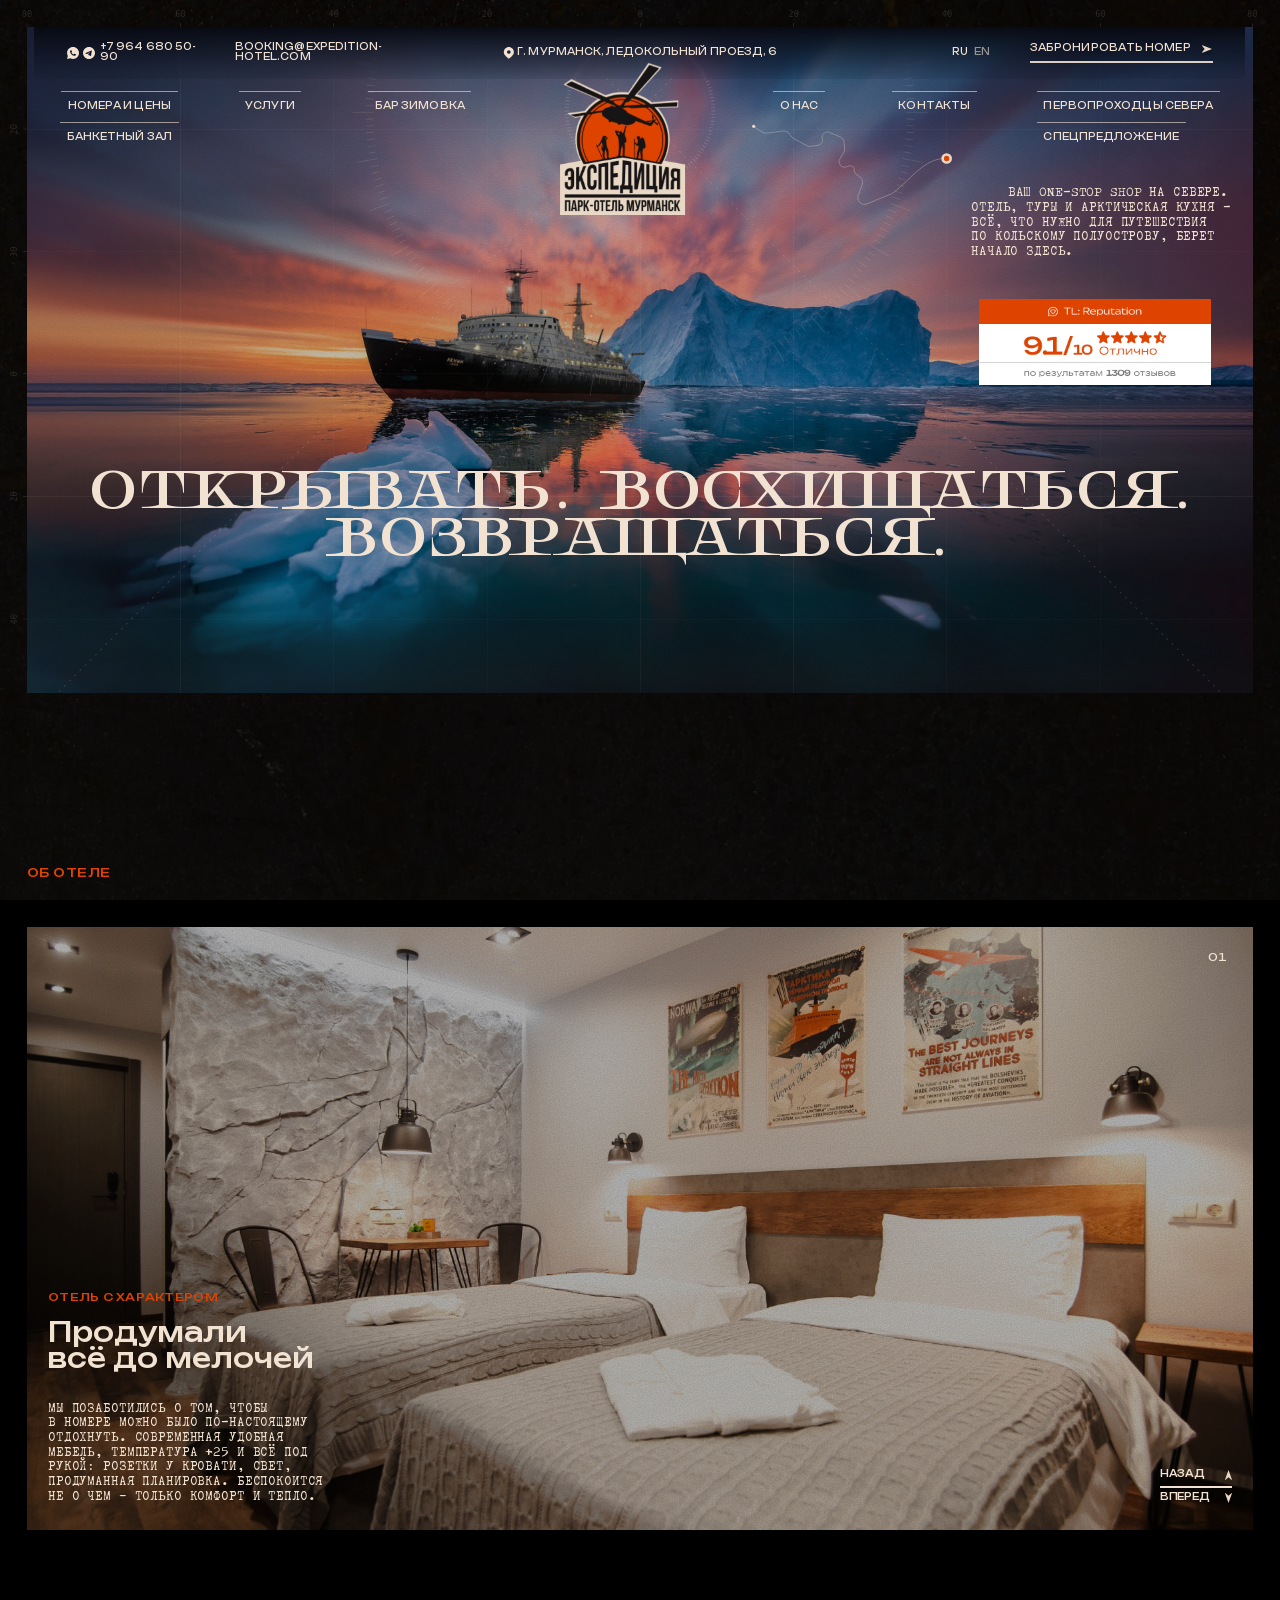
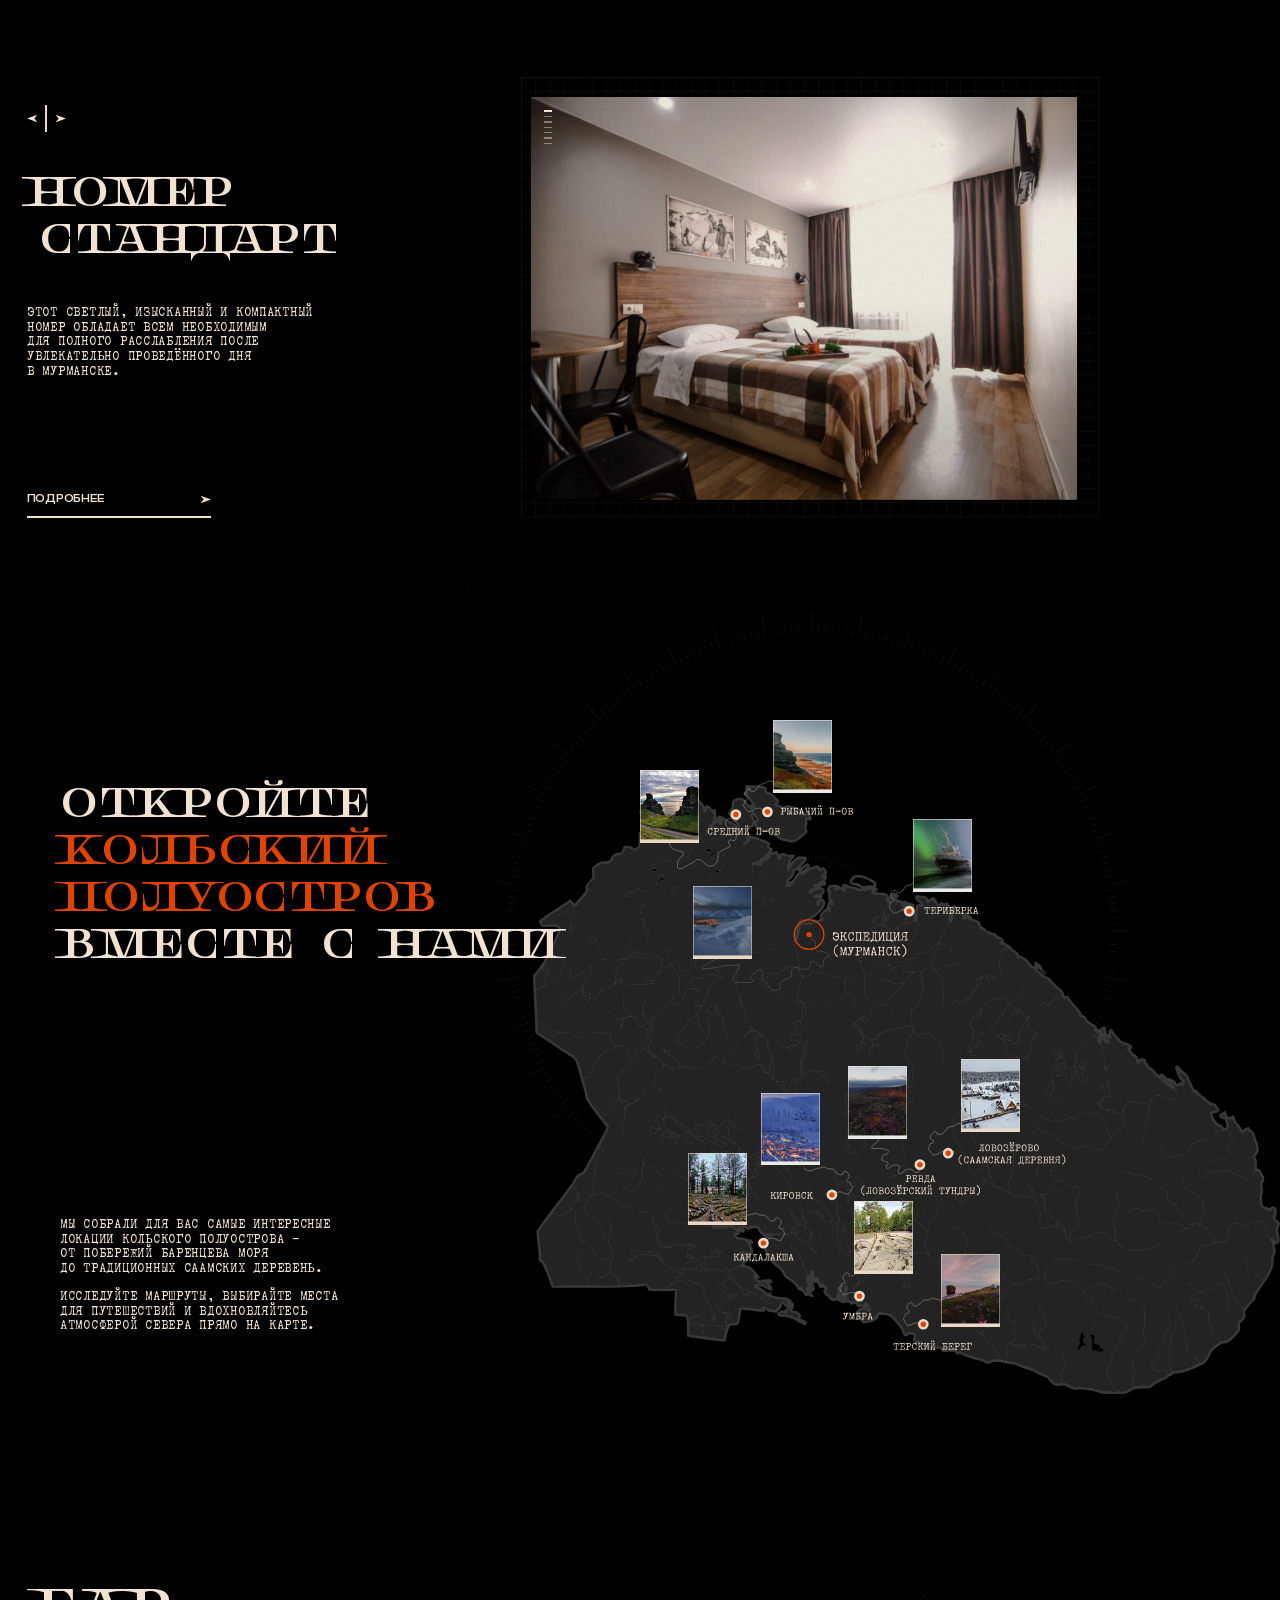
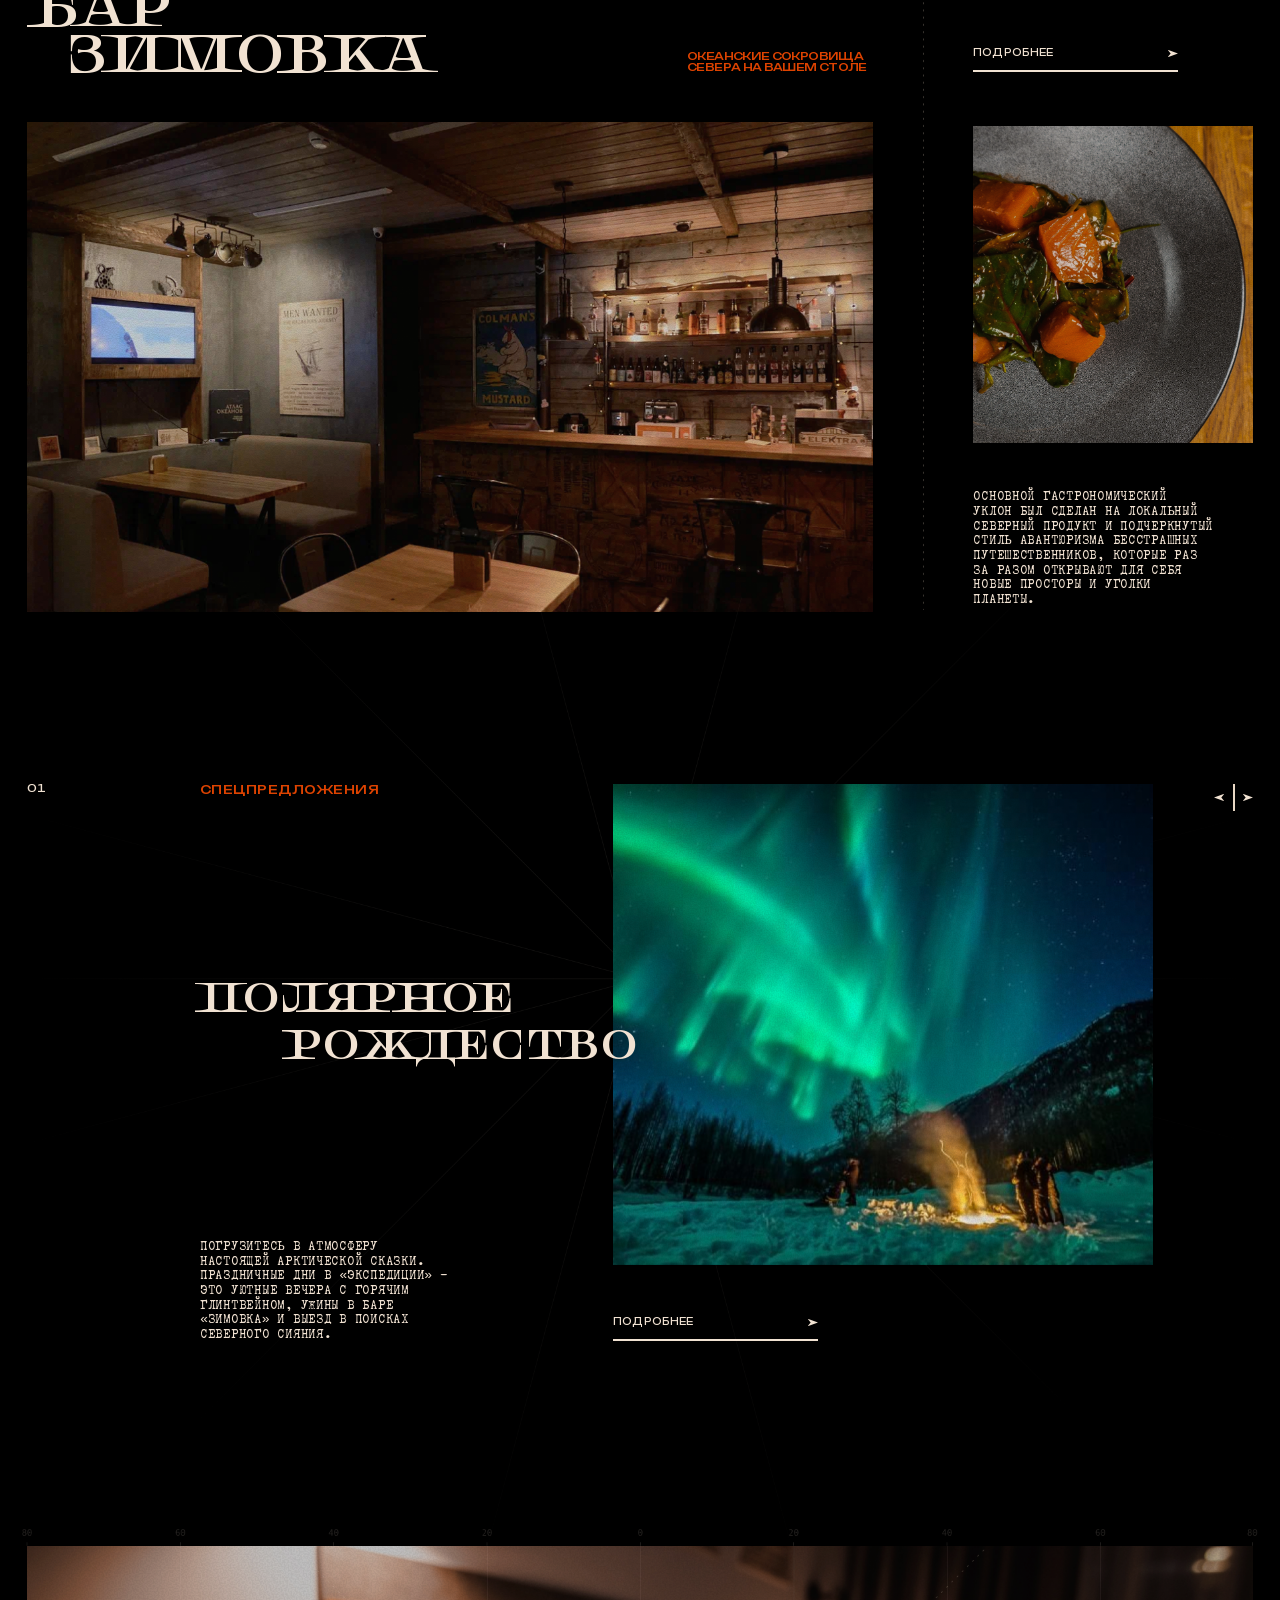
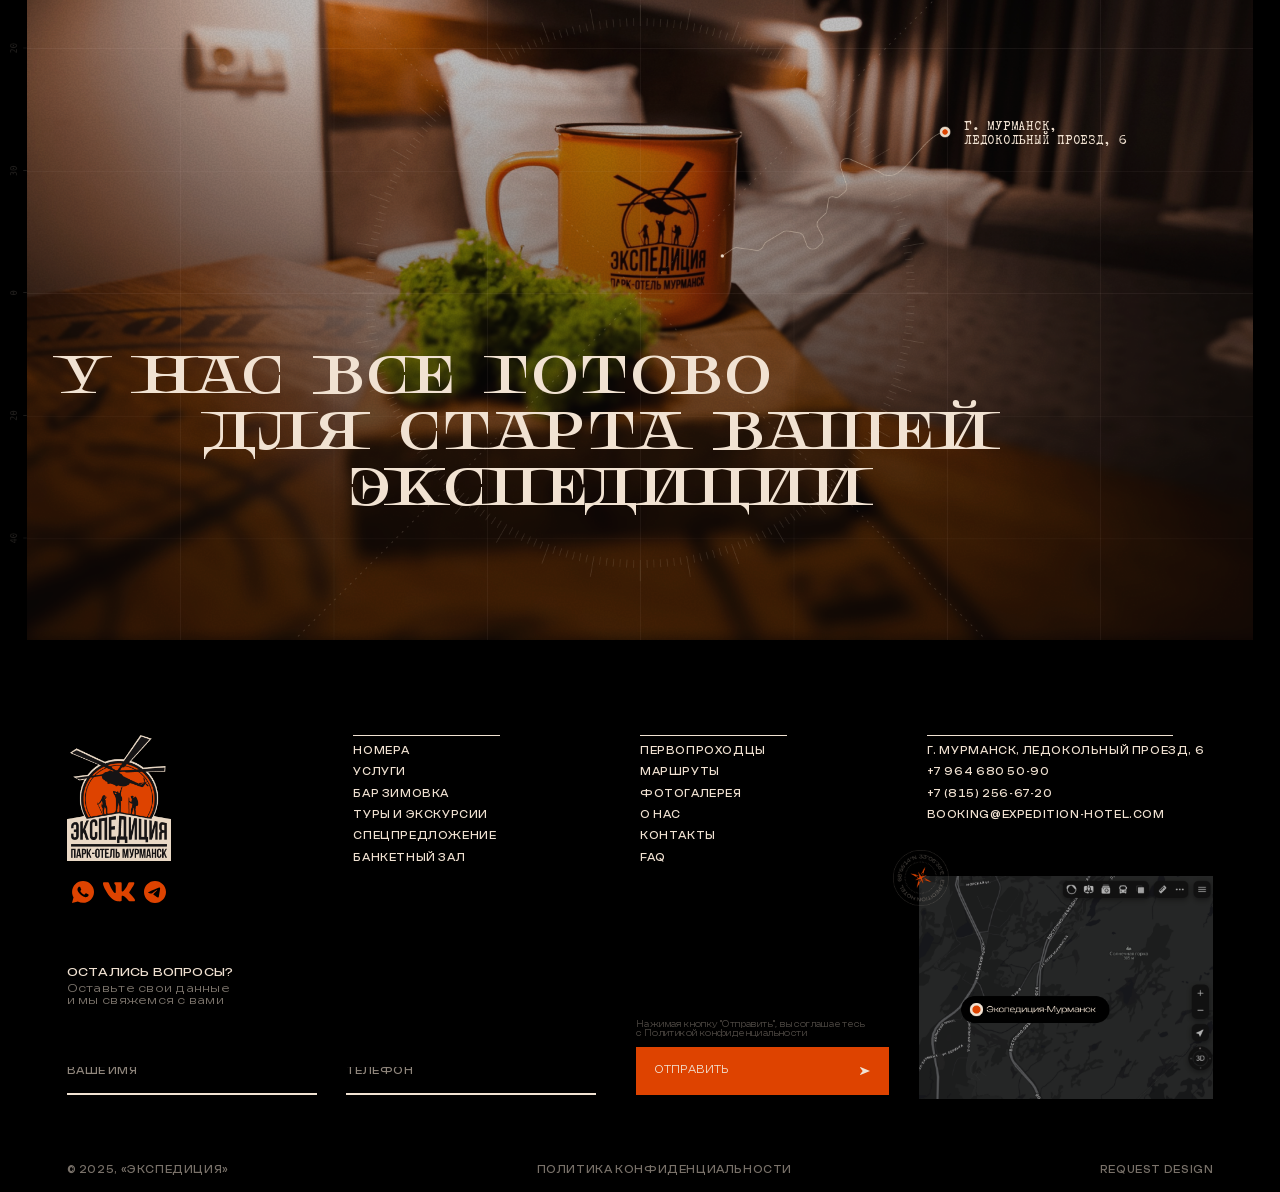
<file: pages/main.html>
<!DOCTYPE html>
<html lang="ru">
<head>
    <meta charset="UTF-8">
    <meta name="viewport" content="width=device-width, initial-scale=1.0">
    <title>Главная</title>
    <link  rel="stylesheet" href="../styles/MainStyle.css" />
</head>
<body class="page">
    <img src="../image/bg_texture.webp" alt="" class="page__texture" aria-hidden="true"> 

    
    <section class="hero">

        <div class="hero__background">
        <img class="hero__frame-mobile" src="../image/main/mobile/main-mobile-hero-lines.png" alt="" aria-hidden="true">         
        <img class="hero__bg-mobile" src="../image/main/mobile/main-mobile-hero-background.png" alt="" aria-hidden="true">         
        <img class="hero__frame" src="../image/hero-frame.png" alt="" aria-hidden="true"> 
        <img class="hero__bg" src="../image/main/main-hero-img.png" alt="" aria-hidden="true"> 
        <img class="hero__lines" src="../image/hero-lines.png" alt="" aria-hidden="true"> 
        </div>

        <div class="hero__content">
        <header class="container site-header">

            <div class="site-header__mobile" aria-label="Мобильная навигация">
                <button class="site-header__mobile-btn" type="button" aria-label="Открыть календарь">
                <img class="site-header__mobile-btn1" src="../icons/Calendar.svg" alt="" aria-hidden="true">
                </button>

                <a href="#" class="site-header__mobile-logo" aria-label="На главную">
                <img src="../image/mainLogo.png" alt="Экспедиция — парк-отель Мурманск" class="site-header__mobile-logo-img">
                </a>

                <button class="site-header__mobile-btn" type="button" aria-label="Открыть меню" data-burger-open>
                <img class="site-header__mobile-btn2" src="../icons/Burger-menu.svg" alt="" aria-hidden="true">
                </button>
            </div>

            <div class="mobile-menu" hidden data-burger>
                <div class="mobile-menu__backdrop" data-burger-close></div>

                <div class="mobile-menu__panel" role="dialog" aria-modal="true" aria-label="Меню">
                    <div class="mobile-menu__top">
                    <button class="mobile-menu__icon" type="button" aria-label="Календарь">
                        <img class="mobile-menu__icon1" src="../icons/Calendar.svg" alt="" aria-hidden="true">
                    </button>

                    <a class="mobile-menu__logo" href="/" aria-label="На главную">
                        <img src="../image/mainLogo.png" alt="Экспедиция — парк-отель Мурманск">
                    </a>

                    <button class="mobile-menu__icon" type="button" aria-label="Закрыть меню" data-burger-close>
                        <img class="mobile-menu__icon2"src="../icons/Subtract-mobile.svg" alt="" aria-hidden="true">
                    </button>
                    </div>

                    <nav class="mobile-menu__nav" aria-label="Навигация">
                    <a class="mobile-menu__link mobile-menu__link1" href="#">Номера и цены</a>
                    <a class="mobile-menu__link mobile-menu__link2" href="#">Услуги</a>

                    <div class="mobile-menu__group">
                        <a class="mobile-menu__sublink" href="#">Проживание</a>
                        <a class="mobile-menu__sublink" href="#">Туры и экспедиции</a>
                        <a class="mobile-menu__sublink" href="#">Отдых и досуг</a>
                        <a class="mobile-menu__sublink" href="#">Автокемпинг</a>
                    </div>

                    <a class="mobile-menu__link mobile-menu__link3" href="#">Бар зимовка</a>
                    <a class="mobile-menu__link mobile-menu__link4" href="#">Банкетный зал</a>
                    <a class="mobile-menu__link mobile-menu__link5" href="#">О нас</a>
                    <a class="mobile-menu__link mobile-menu__link6" href="#">Контакты</a>
                    <a class="mobile-menu__link mobile-menu__link7" href="#">Первопроходцы севера</a>
                    <a class="mobile-menu__link mobile-menu__link8" href="#">Спецпредложение</a>
                    </nav>
                </div>
            </div>


            <div class="site-header__top">
                <div class="site-header__top-inner">
                    <div class="site-header__top-left">
                        <div class="site-header__top-phone">
                            <a href="#" class="top-social" aria-label="Написать в WhatsApp" target="_blank" rel="noopener noreferrer">
                                <img src="../icons/WhatsApp.svg" alt="" aria-hidden="true" class="top-icon">
                            </a>
                            <a href="#" class="top-social" aria-label="Написать в Telegram" target="_blank" rel="noopener noreferrer">
                                <img src="../icons/Telegram.svg" alt="" aria-hidden="true" class="top-icon">
                            </a>
                            <a href="tel:+79646805090" class="top-social" aria-label="Позвонить: +7 964 680 50-90">
                                <span class="top-phone">+7 964 680 50-90</span>
                            </a>
                        </div>
                    
                        <div class="site-header__top-email">
                            <a href="mailto:booking@expedition-hotel.com" class="top-email-link" aria-label="Написать на почту booking@expedition-hotel.com">
                                <span class="top-phone">booking@expedition-hotel.com</span>
                            </a>

                            
                        </div>
                    </div>
                    <div class="site-header__top-center"> 
                        <a 
                            href="#" 
                            class="site-header__top-center-location"
                            target="_blank"
                            rel="noopener noreferrer"
                        >
                            <img class="top-icon" src="../icons/Location.svg" alt="" aria-hidden="true">
                            <span class="site-header__top-center-text">г. Мурманск, Ледокольный проезд, 6</span>
                        </a>
                    </div>
                    <div class="site-header__top-right">
                        <div class="site-header__top-language">
                            <a href="#" class="site-header__top-ru">RU</a>
                            <a href="#" class="site-header__top-en">EN</a>
                        </div>
                        <a href="#" class="site-header__top-book">
                            <span class="site-header__top-right-text">забронировать номер</span>
                            <img src="../icons/Arrow.svg" alt="" aria-hidden="true" class="top-icon" />
                        </a>
                    </div>
                </div>
            </div>
            
            <div class="site-header__nav">
                <nav class="site-header__menu" aria-label="Main menu">
                    <ul class="site-header__menu-list site-header__menu-list--left">
                        <li class="site-header__menu-item">
                            <a href="#" class="site-header__menu-link">номера и цены</a>
                        </li>
                        <li class="site-header__menu-item">
                            <a href="#" class="site-header__menu-link">банкетный зал</a>
                        </li>
                    </ul> 

                    <ul class="site-header__menu-list site-header__menu-list--center1">
                        <li class="site-header__menu-item">
                            <a href="#" class="site-header__menu-link">услуги</a>
                        </li>
                        <li class="site-header__menu-item">
                            <a href="#" class="site-header__menu-link">бар зимовка</a>
                        </li>
                    </ul> 

                    <a href="#" class="site-header__logo" aria-label="На главную">
                        <img src="../image/mainLogo.png" alt="Экспедиция — парк-отель Мурманск" class="site-header__logo-img">
                    </a>

                    <ul class="site-header__menu-list site-header__menu-list--center2">
                        <li class="site-header__menu-item">
                            <a href="#" class="site-header__menu-link">о нас</a>
                        </li>
                        <li class="site-header__menu-item">
                            <a href="#" class="site-header__menu-link">контакты</a>
                        </li>
                    </ul> 

                    <ul class="site-header__menu-list site-header__menu-list--right">
                        <li class="site-header__menu-item">
                            <a href="#" class="site-header__menu-link">первопроходцы севера</a>
                        </li>
                        <li class="site-header__menu-item">
                            <a href="#" class="site-header__menu-link">спецпредложение</a>
                        </li>
                    </ul> 
                    

                </nav>
            </div>
        </header>
        
        <div class="hero__body">
            <div class="hero__decorations">
                <img class="hero__decorations-icon" src="../icons/main/main-way.svg" alt="" aria-hidden="true">
                <img class="hero__decorations-icon-mobile" src="../image/main/mobile/main-mobile-hero-way.png" alt="" aria-hidden="true">
                <p class="hero__decorations-text">
                Ваш One-Stop Shop на севере.<br> 
                Отель, туры и арктическая кухня -<br> 
                Всё, что нужно для путешествия<br> 
                по кольскому полуострову, берет<br> 
                начало здесь.</p>

                <p class="hero__decorations-text-mobile">
                <span class="hero__decorations-text-offset-mobile">Ваш One-Stop Shop на севере. Отель,<br></span>
                туры и арктическая кухня - Всё,<br> 
                что нужно для путешествия по кольскому<br> 
                полуострову, берет начало здесь.</p>
            </div>  
            <div class="hero__review">
                <img class="hero__review-img" src="../icons/main/main-review.png" alt="Рейтинг отеля 9.1/10 по результатам 1309 отзывов">
            </div>  
            <div class="hero__title">
                <p class="hero__title-text">
                    Открывать.
                    Восхищаться.
                    Возвращаться.
                </p>
            </div>  
            <div class="hero__request">

            </div>   
        </div>

        </div>
    </section>

    <main>
        <section class="showcase-card"  aria-labelledby="showcase-card-title-1">
            <p class="showcase-card__label">об отеле</p>

            <div class="showcase-card__slider" data-showcase-slider>
                <div class="showcase-card__media">
                    <div class="showcase-card__image-layer showcase-card__image-layer--next">
                        <img
                            src="../image/main/room-preview-background2.png"
                            alt=""
                            aria-hidden="true"
                            class="showcase-card__slide-image"
                            data-showcase-next-image
                        >
                    </div>

                    <div class="showcase-card__image-layer showcase-card__image-layer--current">
                        <img
                            src="../image/main/room-preview-background1.png"
                            alt="Интерьер номера с двумя кроватями"
                            class="showcase-card__slide-image"
                            data-showcase-current-image
                        >
                    </div>
                </div>

                <div class="showcase-card__overlay">
                    <div class="showcase-card__number-wrap">
                        <div class="showcase-card__number-track" data-showcase-number-track>
                            <div class="showcase-card__number-slide" data-showcase-number-current data-showcase-number>01</div>
                            <div class="showcase-card__number-slide" data-showcase-number-next></div>
                        </div>
                    </div>

                    <div class="showcase-card__description">
                        <div class="showcase-card__text-window">
                            <div class="showcase-card__text-track" data-showcase-text-track>
                                <div class="showcase-card__text-slide" data-showcase-text-current>
                                    <p class="showcase-card__caption" data-showcase-caption-current>Отель с характером</p>
                                    <p class="showcase-card__title" id="showcase-card-title-1" data-showcase-title-current>
                                        Продумали<br>
                                        всё до мелочей</p>
                                    <p class="showcase-card__text" data-showcase-text-current-body>
                                        Мы позаботились о том, чтобы<br>
                                        в номере можно было по-настоящему<br>
                                        отдохнуть. современная удобная<br> 
                                        мебель, температура +25 и всё под<br> 
                                        рукой: розетки у кровати, свет,<br>
                                        продуманная планировка. беспокоится<br> 
                                        не о чем — только комфорт и тепло.
                                    </p>
                                </div>

                                <div class="showcase-card__text-slide showcase-card__text-slide--next" data-showcase-text-next>
                                    <p class="showcase-card__caption" data-showcase-caption-next></p>
                                    <p class="showcase-card__title" data-showcase-title-next></p>
                                    <p class="showcase-card__text" data-showcase-text-next-body></p>
                                </div>
                            </div>
                        </div>

                        <div class="showcase-card__switch" aria-label="Навигация по карточкам">
                            <button class="showcase-card__switch-btn showcase-card__switch-btn--prev" type="button" data-showcase-prev>
                                <span class="showcase-card__switch-text">назад</span>
                                <img
                                src="../icons/main/main-arrow-prev.svg"
                                alt=""
                                aria-hidden="true"
                                class="showcase-card__switch-arrow showcase-card__switch-arrow--prev"
                                >
                            </button>

                            <button class="showcase-card__switch-btn showcase-card__switch-btn--next" type="button" data-showcase-next>
                                <span class="showcase-card__switch-text">вперед</span>
                                <img
                                src="../icons/main/main-arrow-next.svg"
                                alt=""
                                aria-hidden="true"
                                class="showcase-card__switch-arrow showcase-card__switch-arrow--next"
                                >
                            </button>
                        </div>

                    </div>
                </div>
            </div>

            <div class="showcase-card__inner-mobile">
                <div class="showcase-card__media-mobile">
                    <!-- <img src="../image/main/mobile/main-mobile-showcase-card-background-back.png" 
                    alt="" 
                    class="showcase-card__image--back-mobile"> -->

                    <img src="../image/main/mobile/main-mobile-showcase-card-background.png" 
                    alt="Интерьер номера с двумя кроватями" 
                    class="showcase-card__image-mobile"
                    data-showcase-current-image-mobile>

                <div class="showcase-card__switch" aria-label="Навигация по карточкам">
                        <button data-showcase-prev class="showcase-card__switch-btn showcase-card__switch-btn--prev" type="button">
                                    <span class="showcase-card__switch-text">назад</span>
                                    <img
                                    src="../icons/main/main-arrow-prev.svg"
                                    alt=""
                                    aria-hidden="true"
                                    class="showcase-card__switch-arrow showcase-card__switch-arrow--prev"
                                    >
                        </button>

                        <button data-showcase-next class="showcase-card__switch-btn showcase-card__switch-btn--next" type="button">
                                    <span class="showcase-card__switch-text">вперед</span>
                                    <img
                                    src="../icons/main/main-arrow-next.svg"
                                    alt=""
                                    aria-hidden="true"
                                    class="showcase-card__switch-arrow showcase-card__switch-arrow--next"
                                    >
                        </button>

                </div>
                </div>

                <div class="showcase-card__description-mobile">
                    <p data-showcase-caption-mobile class="showcase-card__caption">Отель с характером</p>
                    <p data-showcase-title-mobile class="showcase-card__title" id="showcase-card-title-1">
                            Продумали<br>
                            всё до мелочей</p>
                    <p data-showcase-text-mobile class="showcase-card__text">
                            Мы позаботились о том, чтобы<br>
                            в номере можно было по-настоящему отдохнуть.<br>
                            современная удобная мебель, температура<br> 
                            +25 и всё под рукой: розетки у кровати, свет,<br>
                            продуманная планировка. беспокоится не о чем — <br> 
                            только комфорт и тепло.
                    </p>
                </div>                  
                
            </div>
        </section>

        <section class="room-preview" data-room-preview>

            <div class="room-preview__inner">
                <div class="room-preview__info">
                    <div class="room-preview__switch">
                         <button data-prev class="room-preview__switch-btn" type="button" aria-label="Предыдущий номер">
                            <img 
                                src="../icons/main/main-switch-btn-left.svg" 
                                alt="" 
                                aria-hidden="true"
                                class="room-preview__switch-icon"
                            >
                        </button>

                        <img 
                            src="../icons/main/main-switch-btn-line.svg" 
                            alt="" 
                            aria-hidden="true"
                            class="room-preview__switch-line"
                        >

                        <button data-next class="room-preview__switch-btn" type="button" aria-label="Следующий номер">
                            <img 
                                src="../icons/main/main-switch-btn-right.svg" 
                                alt="" 
                                aria-hidden="true"
                                class="room-preview__switch-icon"
                            >
                        </button>

                    </div>

                    <p class="room-preview__title" data-title>
                        номер<br>
                        <span class="room-preview__title-offset">стандарт</span>
                    </p>

                    <p class="room-preview__text" data-text>
                        Этот светлый, изысканный и компактный<br>
                        номер обладает всем необходимым<br>
                        для полного расслабления после<br>
                        увлекательно проведённого дня<br>
                        в Мурманске.
                    </p>

                    <a href="#" class="room-preview__link">
                        <span class="room-preview__link-text">Подробнее</span>
                        
                        <img
                            src="../icons/main/main-switch-btn-right.svg"
                            alt=""
                            aria-hidden="true"
                            class="room-preview__link-arrow"
                        >
                    </a>                   
                </div>

                <div class="room-preview__media">
                    <img 
                    src="../image/main/main-room-preview-frame.png" 
                    alt="" 
                    aria-hidden="true"
                    class="room-preview__frame">
                     
                    <div class="room-preview__image-wrapper">
                        <img 
                        src="../image/main/main-room-preview1.png" 
                        alt="Номер стандарт" 
                        class="room-preview__image"
                        data-image
                        >

                        <div class="room-preview__pagination" aria-hidden="true">
                                <span class="room-preview__pagination-line is-active"></span>
                                <span class="room-preview__pagination-line"></span>
                                <span class="room-preview__pagination-line"></span>
                                <span class="room-preview__pagination-line"></span>
                                <span class="room-preview__pagination-line"></span>
                                <span class="room-preview__pagination-line"></span>
                                <span class="room-preview__pagination-line"></span>
                        </div>

                    </div>

                </div>

            </div>

            <div class="room-preview__inner-mobile">
                    <p data-title-mobile class="room-preview__title">
                        номер<br>
                        <span class="room-preview__title-offset">стандарт</span>
                    </p>

                    <p data-text-mobile class="room-preview__text">
                        Этот светлый, изысканный и компактный номер<br>
                        обладает всем необходимым для полного расслабления<br>
                        после увлекательно проведённого дня в Мурманске.
                    </p>
                    
                    <div class="room-preview__switch">
                         <button data-prev class="room-preview__switch-btn" type="button" aria-label="Предыдущий номер">
                            <img 
                                src="../icons/main/main-switch-btn-left.svg" 
                                alt="" 
                                aria-hidden="true"
                                class="room-preview__switch-icon"
                            >
                        </button>

                        <img 
                            src="../image/main/mobile/main-room-preview-switch-line.svg" 
                            alt="" 
                            aria-hidden="true"
                            class="room-preview__switch-line"
                        >

                        <button data-next class="room-preview__switch-btn" type="button" aria-label="Следующий номер">
                            <img 
                                src="../icons/main/main-switch-btn-right.svg" 
                                alt="" 
                                aria-hidden="true"
                                class="room-preview__switch-icon"
                            >
                        </button>

                    </div>

                    <div class="room-preview__media">
                        <img 
                        src="../image/main/mobile/main-room-preview-frame.png" 
                        alt="" 
                        aria-hidden="true"
                        class="room-preview__frame">
                        
                        <div class="room-preview__image-wrapper">
                            <img 
                            src="../image/main/mobile/main-room-preview-image.png" 
                            alt="Номер стандарт" 
                            class="room-preview__image"
                            data-image-mobile>

                            <div class="room-preview__pagination-mobile" aria-hidden="true">
                                <span class="room-preview__pagination-line-mobile is-active"></span>
                                <span class="room-preview__pagination-line-mobile"></span>
                                <span class="room-preview__pagination-line-mobile"></span>
                                <span class="room-preview__pagination-line-mobile"></span>
                            </div>

                        </div>
                    </div>                   

                    <a href="#" class="room-preview__link">
                        <span class="room-preview__link-text">Подробнее</span>
                        
                        <img
                            src="../icons/main/main-switch-btn-right.svg"
                            alt=""
                            aria-hidden="true"
                            class="room-preview__link-arrow"
                        >
                    </a>                   
            </div>

        </section>

        <section class="journey-map">
            <img
            src="../image/main/main-journey-map-background.png"
            alt=""
            aria-hidden="true"
            class="journey-map__bg-lines journey-map__bg-lines--desktop"
            >
            <img
            src="../image/main/mobile/main-mobile-journey-map-lines.svg"
            alt=""
            aria-hidden="true"
            class="journey-map__bg-lines journey-map__bg-lines--mobile"
            >

            <div class="journey-map__inner">
                <div class="journey-map__info">
                    <div class="journey-map__title">
                        Откройте<br>
                        <span class="journey-map__title-accent">Кольский</span><br>
                        <span class="journey-map__title-accent">полуостров</span><br>
                        <span class="journey-map__title-accent-overlap">вместе с нами</span><br>
                    </div>

                    <div class="journey-map__text journey-map__text--desktop">
                        <p>
                            Мы собрали для вас самые интересные<br>
                            локации Кольского полуострова —<br>
                            от побережий Баренцева моря<br>
                            до традиционных саамских деревень.
                        </p>

                        <p>
                            Исследуйте маршруты, выбирайте места<br>
                            для путешествий и вдохновляйтесь<br>
                            атмосферой севера прямо на карте.
                        </p>
                    </div>
                </div>

                <div class="journey-map__media">
                    <img
                    src="../image/main/main-journey-map-image.svg"
                    alt="Карта Кольского полуострова"
                    class="journey-map__image journey-map__image--desktop"
                    >
                    <img
                    src="../image/main/mobile/main-mobile-journey-map.svg"
                    alt="Карта Кольского полуострова"
                    class="journey-map__image journey-map__image--mobile"
                    >

                     <div class="journey-map__photos" aria-hidden="true">
                        <div class="journey-map__zone journey-map__zone--1">
                        <img class="journey-map__photo journey-map__photo--a" src="../image/main/pictures-map/средний_п-в.png" alt="Средний полуостров - фото">
                        <img class="journey-map__photo journey-map__photo--b" src="../image/main/pictures-map/рыбачий_п-в.png" alt="Рыбачий полуостров - фото">
                        </div>

                        <div class="journey-map__zone journey-map__zone--2">
                        <img class="journey-map__photo journey-map__photo--c" src="../image/main/pictures-map/териберка.png" alt="Териберка - фото">
                        <img class="journey-map__photo journey-map__photo--d" src="../image/main/pictures-map/экспедиция.png" alt="Экспедиция (Мурманск) - фото">
                        </div>

                        <div class="journey-map__zone journey-map__zone--3">
                        <img class="journey-map__photo journey-map__photo--e" src="../image/main/pictures-map/кандалакша.png" alt="Кандалакша - фото">
                        <img class="journey-map__photo journey-map__photo--f" src="../image/main/pictures-map/ревда.png" alt="Ревда - фото">
                        <img class="journey-map__photo journey-map__photo--g" src="../image/main/pictures-map/ловозёрово.png" alt="Ловозёрово - фото">
                        <img class="journey-map__photo journey-map__photo--h" src="../image/main/pictures-map/кировск.png" alt="Кировск - фото">
                        </div>

                        <div class="journey-map__zone journey-map__zone--4">
                        <img class="journey-map__photo journey-map__photo--i" src="../image/main/pictures-map/умбра.png" alt="Умбра - фото">
                        <img class="journey-map__photo journey-map__photo--j" src="../image/main/pictures-map/терский_берег.png" alt="Терский берег - фото">
                        </div>
                    </div>
                </div>

                <div class="journey-map__text journey-map__text--mobile">
                        <p>
                            Мы собрали для вас самые интересные локации<br>
                            Кольского полуострова —<br>
                            от побережий Баренцева моря<br>
                            до традиционных саамских деревень.
                        </p>

                        <p>
                            Исследуйте маршруты, выбирайте места<br>
                            для путешествий и вдохновляйтесь атмосферой севера<br>
                            прямо на карте.
                        </p>
                    </div>
            </div>          
            
        </section>
        
        <section class="bar-preview" aria-label="Бар Зимовка">
            <div class="bar-preview__inner">
                <div class="bar-preview__left">
                    <div class="bar-preview__heading">

                        <p class="bar-preview__title">
                            Бар<br>
                            <span class="bar-preview__title-offset">Зимовка</span>
                        </p>

                        <p class="bar-preview__subtitle">
                            океанские сокровища<br>
                            севера на вашем столе
                        </p>
                    </div>

                    <div class="bar-preview__left-media">
                        <img
                        src="../image/main/main-bar-preview.png"
                        alt="Интерьер бара «Зимовка»"
                        class="bar-preview__left-image bar-preview__left-image--desktop"
                        >

                        <img
                        src="../image/main/mobile/main-mobile-bar-preview-first-image.png"
                        alt="Интерьер бара «Зимовка»"
                        class="bar-preview__left-image bar-preview__left-image--mobile"
                        >
                    </div>

                    <p class="bar-preview__text bar-preview__text--mobile">
                        Основной гастрономический<br> 
                        уклон был сделан на локальный северный продукт<br> 
                        и подчеркнутый стиль авантюризма бесстрашных<br> 
                        путешественников, которые раз за разом открывают<br> 
                        для себя новые просторы и уголки планеты.
                    </p>
                </div>

                <img
                    src="../icons/main/main-bar-preview-line.png"
                    alt=""
                    aria-hidden="true"
                    class="bar-preview__divider"
                >

                <div class="bar-preview__right">
                    <a href="#" class="bar-preview__link bar-preview__link--desktop">
                        <span class="bar-preview__link-text">Подробнее</span>
                        <img
                            src="../icons/main/main-switch-btn-right.svg"
                            alt=""
                            aria-hidden="true"
                            class="bar-preview__link-arrow"
                        >
                    </a>

                    <img
                        src="../image/main/main-bar-preview-dish.png"
                        alt="Блюдо из меню бара «Зимовка»"
                        class="bar-preview__dish bar-preview__dish--desktop"
                    >

                    <img
                        src="../image/main/mobile/main-mobile-bar-preview-second-image.png"
                        alt="Блюдо из меню бара «Зимовка»"
                        class="bar-preview__dish bar-preview__dish--mobile"
                    >

                    <p class="bar-preview__text bar-preview__text--desktop">
                        Основной гастрономический<br> 
                        уклон был сделан на локальный<br> 
                        северный продукт и подчеркнутый<br> 
                        стиль авантюризма бесстрашных<br> 
                        путешественников, которые раз<br> 
                        за разом открывают для себя<br> 
                        новые просторы и уголки<br> 
                        планеты.
                    </p>

                    <a href="#" class="bar-preview__link bar-preview__link--mobile">
                        <span class="bar-preview__link-text">Подробнее</span>
                        <img
                            src="../icons/main/main-switch-btn-right.svg"
                            alt=""
                            aria-hidden="true"
                            class="bar-preview__link-arrow"
                        >
                    </a>
                </div>
            </div>
        </section>

        <section class="special-offer" data-special-offer>
             <img
            src="../image/main/main-special-offer-lines.png"
            alt=""
            aria-hidden="true"
            class="special-offer__bg-lines"
            >

            <div class="special-offer__inner1">
                 
                <div class="special-offer__left special-offer__left-desktop">
                    <p class="special-offer__number" data-offer-number>01</p>
                </div>

                <div class="special-offer__center-left">
                    <p class="special-offer__label">спецпредложения</p>

                    <div class="special-offer__title" data-offer-title>
                        Полярное<br>
                        <span class="special-offer__title-offset">Рождество</span>
                    </div>

                    <div class="special-offer__controls--mobile">

                    <div class="special-offer__left">
                        <p class="special-offer__number" data-offer-number-mobile>01</p>
                    </div>

                    <div class="special-offer__switch">
                         <button  data-offer-prev class="special-offer__switch-btn" type="button" aria-label="Предыдущий номер">
                            <img 
                                src="../icons/main/main-switch-btn-left.svg" 
                                alt="" 
                                aria-hidden="true"
                                class="special-offer__switch-icon"
                            >
                        </button>

                        <img 
                            src="../image/main/mobile/main-mobile-special-offer-line.svg" 
                            alt="" 
                            aria-hidden="true"
                            class="special-offer__switch-line"
                        >

                        <button data-offer-next class="room-preview__switch-btn" type="button" aria-label="Следующий номер">
                            <img 
                                src="../icons/main/main-switch-btn-right.svg" 
                                alt="" 
                                aria-hidden="true"
                                class="special-offer__switch-icon"
                            >
                        </button>

                    </div>

                    </div>

                    <p data-offer-text class="special-offer__text special-offer__text--desktop">
                    Погрузитесь в атмосферу<br>
                    настоящей арктической сказки.<br>
                    Праздничные дни в «Экспедиции» —<br>
                    это уютные вечера с горячим<br>
                    глинтвейном, ужины в баре<br>
                    «Зимовка» и выезд в поисках<br>
                    северного сияния.
                    </p>
                </div>

                 <div class="special-offer__center-right">
                     <img
                        src="../image/main/main-special-offer__image.png"
                        alt="Северное сияние и зимний лагерь"
                        class="special-offer__image"
                        data-offer-image
                    >

                     <p data-offer-text-mobile class="special-offer__text special-offer__text--mobile">
                    Погрузитесь в атмосферу настоящей арктической<br>
                    сказки.<br>
                    Праздничные дни в «Экспедиции» — это уютные вечера<br>
                    с горячим глинтвейном, ужины в баре «Зимовка»<br>
                    и выезд в поисках северного сияния.<br>
                    </p>

                    <a href="#" class="special-offer__link">
                        <span class="special-offer__link-text">Подробнее</span>
                        <img
                            src="../icons/main/main-switch-btn-right.svg"
                            alt=""
                            aria-hidden="true"
                            class="special-offer__link-arrow"
                        >
                    </a>
                 </div>

                 <div class="special-offer__right">
                     <div class="special-offer__switch special-offer__switch-desktop">
                         <button data-offer-prev class="special-offer__switch-btn" type="button" aria-label="Предыдущий номер">
                            <img 
                                src="../icons/main/main-switch-btn-left.svg" 
                                alt="" 
                                aria-hidden="true"
                                class="special-offer__switch-icon"
                            >
                        </button>

                        <img 
                            src="../icons/main/main-switch-btn-line.svg" 
                            alt="" 
                            aria-hidden="true"
                            class="special-offer__switch-line"
                        >

                        <button data-offer-next class="special-offer__switch-btn" type="button" aria-label="Следующий номер">
                            <img 
                                src="../icons/main/main-switch-btn-right.svg" 
                                alt="" 
                                aria-hidden="true"
                                class="special-offer__switch-icon"
                            >
                        </button>

                    </div>
                 </div>
            </div>
        </section>

        <section class="booking-hero" aria-label="Форма поиска номера">
            <img
                src="../image/hero-frame.png"
                alt=""
                aria-hidden="true"
                class="booking-hero__frame booking-hero__frame--desktop"
            >

            <img
                src="../image/main/main-booking-hero-bg.png"
                alt=""
                aria-hidden="true"
                class="booking-hero__bg booking-hero__bg--desktop"
            >

            <img 
            class="booking-hero__lines booking-hero__lines--desktop" 
            src="../image/main/main-booking-hero-lines.png" 
            alt="" 
            aria-hidden="true"
            >     
            
            <img class="booking-hero__frame booking-hero__frame--mobile" src="../image/main/mobile/main-mobile-booking-hero-frame2.svg" alt="" aria-hidden="true">         
            <img class="booking-hero__bg booking-hero__bg--mobile" src="../image/main/mobile/main-mobile-booking-hero-background2.png" alt="" aria-hidden="true">  
            <div class="booking-hero__content">
                <div class="booking-hero__top">
                    <img
                        src="../image/main/main-booking-path.png"
                        alt=""
                        aria-hidden="true"
                        class="booking-hero__path booking-hero__path--desktop"
                    >

                    <img class="booking-hero__path booking-hero__path--mobile" src="../image/main/mobile/main-mobile-booking-hero-path.svg" alt="" aria-hidden="true">
                     
                    <p class="booking-hero__pin-text">
                        г. мурманск,<br>
                        ледокольный проезд, 6
                    </p>
                </div>

                <div class="booking-hero__middle">
                    <p class="booking-hero__title booking-hero__title--desktop">
                        у нас все готово<br>
                        <span class="booking-hero__title-offset1">для старта вашей<br></span>
                        <span class="booking-hero__title-offset2">экспедиции</span>
                    </p>
                    <p class="booking-hero__title booking-hero__title--mobile">
                        у нас все<br>
                        готово для<br>
                        старта вашей<br>
                        экспедиции
                    </p>
                </div>

                 <div class="booking-hero__bottom"></div>
            </div>            
        </section>
    
    </main>

    
    <footer class="site-footer">
            <div class="site-footer-mobile">
                    <a href="#" class="site-footer__top-logo" aria-label="На главную">
                        <img src="../image/mainLogo.png" alt="Экспедиция — парк-отель Мурманск" class="site-footer-img">
                    </a>

                    <div class="site-footer-mobile-social">
                            <a 
                            href="#" 
                            class="site-footer-mobile-icon"
                            target="_blank"
                            rel="noopener noreferrer"
                            aria-label="Написать в WhatsApp"
                            >
                            <img class="site-footer-mobile-icon-img" src="../icons/WhatsApp2.svg" alt="">
                            </a>

                            <a 
                            href="#" 
                            class="site-footer-mobile-icon"
                            target="_blank"
                            rel="noopener noreferrer"
                            aria-label="Написать в Вконтакте"
                            >
                            <img class="site-footer-mobile-icon-img site-footer-mobile-icon-img--vk" src="../icons/VK.svg" alt="">
                            </a>

                             <a 
                            href="#" 
                            class="site-footer-mobile-icon"
                            target="_blank"
                            rel="noopener noreferrer"
                            aria-label="Написать в Telegram"
                            >
                            <img class="site-footer-mobile-icon-img" src="../icons/Telegram2.svg" alt="">
                            </a>
                    </div>

                    <ul class="site-footer__top-list site-footer-mobile-list1">
                            <li class="site-footer__top-link">г. Мурманск, Ледокольный проезд, 6</li>
                            <li class="site-footer__top-link">+7 964 680 50-90</li>
                            <li class="site-footer__top-link">+7 (815) 256-67-20</li>
                            <li class="site-footer__top-link">booking@expedition-hotel.com</li> 
                    </ul>

                    <nav class="site-footer-mobile-nav">
                            <ul class="site-footer__top-list site-footer__top-list2">
                                <li class="site-footer__top-item"><a href="#" class="site-footer__top-link">Номера</a></li>
                                <li class="site-footer__top-item"><a href="#" class="site-footer__top-link">Услуги</a></li>
                                <li class="site-footer__top-item"><a href="#" class="site-footer__top-link">Бар зимовка</a></li>
                                <li class="site-footer__top-item"><a href="#" class="site-footer__top-link">Туры и экскурсии</a></li>
                                <li class="site-footer__top-item"><a href="#" class="site-footer__top-link">Спецпредложение</a></li>
                                <li class="site-footer__top-item"><a href="#" class="site-footer__top-link">Банкетный зал</a></li>
                            </ul>

                            <ul class="site-footer__top-list site-footer__top-list3">
                                <li class="site-footer__top-item"><a href="#" class="site-footer__top-link">Первопроходцы</a></li>
                                <li class="site-footer__top-item"><a href="#" class="site-footer__top-link">Маршруты</a></li>
                                <li class="site-footer__top-item"><a href="#" class="site-footer__top-link">Фотогалерея</a></li>
                                <li class="site-footer__top-item"><a href="#" class="site-footer__top-link">О нас</a></li>
                                <li class="site-footer__top-item"><a href="#" class="site-footer__top-link">Контакты</a></li>
                                <li class="site-footer__top-item"><a href="#" class="site-footer__top-link">FAQ</a></li>
                            </ul>
                    </nav>
                    
                    
                    <div class="site-footer-mobile-map">
                            <img class="site-footer__map" src="../image//footer-mobile-map.png" alt="Местоположение отеля на карте">
                    </div>

                    <div class="site-footer__middle-left-questions site-footer-mobile-questions">
                            <p class="site-footer__middle-left-title site-footer-mobile-title">Остались вопросы?</p>
                            <p class="site-footer__middle-left-text site-footer-mobile-text">Оставьте свои данные<br>и мы свяжемся с вами</p>
                    </div>

                    <div class="site-footer-mobile-request">
                        <section class="feedback-mobile" aria-label="Форма обратной связи">
                            <form class="feedback-mobile__form" action="#" method="post">
                            <div class="feedback-mobile__field">
                                <input
                                class="feedback-mobile__input"
                                id="feedback-name-mobile"
                                name="name"
                                type="text"
                                placeholder="Ваше имя"
                                autocomplete="name"
                                >
                            </div>

                            <div class="feedback-mobile__field">
                                <input
                                class="feedback-mobile__input"
                                id="feedback-phone-mobile"
                                name="phone"
                                type="tel"
                                placeholder="Телефон"
                                autocomplete="tel"
                                >
                            </div>

                            <p class="feedback-mobile__policy">
                                Нажимая кнопку "Отправить", вы соглашаетесь с Политикой конфиденциальности
                            </p>

                            <button class="feedback-mobile__button" type="submit">
                                <span class="feedback-mobile__button-text">Отправить</span>
                                <img
                                src="../icons/main/main-switch-btn-right.svg"
                                alt=""
                                aria-hidden="true"
                                class="feedback-mobile__button-arrow"
                                >
                            </button>
                            </form>
                        </section>
                    </div>

                    <div class="site-footer__down">
                        <div class="site-footer__down-left">
                            <p>© 2025, «экспедиция»</p>
                        </div>
                        <div class="site-footer__down-center">
                            <p><a href="#" class="site-footer__down-link">политика конфиденциальности</a></p>
                        </div>
                        <div class="site-footer__down-right">
                            <p><a href="#" class="site-footer__down-link">Request design</a></p>
                        </div>

                                   
                              
                </div>
                </div>
            </div>


            <div class="container site-footer__inner">
                <div class="site-footer__top">
                    <nav class="site-footer__top-nav">
                    <a href="/" class="site-footer__top-logo" aria-label="На главную">
                        <img src="../image/mainLogo.png" alt="Экспедиция — парк-отель Мурманск" class="site-footer-img">
                    </a>
                    <div class="site-footer__top-left-nav">
                        <ul class="site-footer__top-list">
                            <li class="site-footer__top-item"><a href="#" class="site-footer__top-link">Номера</a></li>
                            <li class="site-footer__top-item"><a href="#" class="site-footer__top-link">Услуги</a></li>
                            <li class="site-footer__top-item"><a href="#" class="site-footer__top-link">Бар зимовка</a></li>
                            <li class="site-footer__top-item"><a href="#" class="site-footer__top-link">Туры и экскурсии</a></li>
                            <li class="site-footer__top-item"><a href="#" class="site-footer__top-link">Спецпредложение</a></li>
                            <li class="site-footer__top-item"><a href="#" class="site-footer__top-link">Банкетный зал</a></li>
                        </ul>
                    </div>
                    <div class="site-footer__top-center-nav">
                        <ul class="site-footer__top-list">
                            <li class="site-footer__top-item"><a href="#" class="site-footer__top-link">Первопроходцы</a></li>
                            <li class="site-footer__top-item"><a href="#" class="site-footer__top-link">Маршруты</a></li>
                            <li class="site-footer__top-item"><a href="#" class="site-footer__top-link">Фотогалерея</a></li>
                            <li class="site-footer__top-item"><a href="#" class="site-footer__top-link">О нас</a></li>
                            <li class="site-footer__top-item"><a href="#" class="site-footer__top-link">Контакты</a></li>
                            <li class="site-footer__top-item"><a href="#" class="site-footer__top-link">FAQ</a></li>
                        </ul>
                    </div>
                    <div class="site-footer__top-right-nav">
                        <ul class="site-footer__top-list">
                            <li class="site-footer__top-link">г. Мурманск, Ледокольный проезд, 6</li>
                            <li class="site-footer__top-link">+7 964 680 50-90</li>
                            <li class="site-footer__top-link">+7 (815) 256-67-20</li>
                            <li class="site-footer__top-link">booking@expedition-hotel.com</li> 
                        </ul>
                    </div>
                    </nav>                  

                
                <div class="site-footer__middle">
                    <div class="site-footer__middle-left">
                        <div class="site-footer__middle-left-social">
                            <a 
                            href="#" 
                            class="site-footer__middle-left-icon"
                            target="_blank"
                            rel="noopener noreferrer"
                            aria-label="Написать в WhatsApp"
                            >
                            <img class="site-footer__middle-left-icon-img" src="../icons/WhatsApp2.svg" alt="">
                            </a>

                            <a 
                            href="#" 
                            class="site-footer__middle-left-icon"
                            target="_blank"
                            rel="noopener noreferrer"
                            aria-label="Написать в Вконтакте"
                            >
                            <img class="site-footer__middle-left-icon-img site-footer__middle-left-icon-img--vk" src="../icons/VK.svg" alt="">
                            </a>

                             <a 
                            href="#" 
                            class="site-footer__middle-left-icon"
                            target="_blank"
                            rel="noopener noreferrer"
                            aria-label="Написать в Telegram"
                            >
                            <img class="site-footer__middle-left-icon-img" src="../icons/Telegram2.svg" alt="">
                            </a>
                        </div>
                           
                        <div class="site-footer__middle-left-questions">
                            <p class="site-footer__middle-left-title">Остались вопросы?</p>
                            <p class="site-footer__middle-left-text">Оставьте свои данные<br>и мы свяжемся с вами</p>
                        </div>
                           
                        <div class="site-footer__middle-left-request">
                            <section class="feedback" aria-label="Форма обратной связи">
                                <div class="feedback__inner">
                                    <form class="feedback__form" action="#" method="post">
                                    <div class="feedback__fields">
                                        <div class="feedback__field">
                                        <input
                                            class="feedback__input"
                                            id="feedback-name"
                                            name="name"
                                            type="text"
                                            placeholder="Ваше имя"
                                            autocomplete="name"
                                        >
                                        </div>

                                        <div class="feedback__field">
                                        <input
                                            class="feedback__input"
                                            id="feedback-phone"
                                            name="phone"
                                            type="tel"
                                            placeholder="Телефон"
                                            autocomplete="tel"
                                        >
                                        </div>
                                    </div>

                                    <div class="feedback__submit-block">
                                        <p class="feedback__policy">
                                        Нажимая кнопку "Отправить", вы соглашаетесь<br> 
                                        с Политикой конфиденциальности
                                        </p>

                                        <button class="feedback__button" type="submit">
                                        <span class="feedback__button-text">Отправить</span>
                                        <img
                                            src="../icons/main/main-switch-btn-right.svg"
                                            alt=""
                                            aria-hidden="true"
                                            class="special-offer__link-arrow"
                                        >
                                        </button>
                                    </div>
                                    </form>
                                </div>
                                </section>

                        </div>
                    </div>
                    <div class="site-footer__middle-right">
                        <div class="site-footer__middle-right-map">
                            <img class="site-footer__map" src="../image/footer-map.png" alt="Местоположение отеля на карте">
                            <img class="site-footer__map-badge" src="../image/footer-compass.png" alt="" aria-hidden="true">
                            </div>
                    </div>
                </div>
                <div class="site-footer__down">
                    <div class="site-footer__down-inner">
                        <div class="site-footer__down-left">
                            <p>© 2025, «экспедиция»</p>
                        </div>
                        <div class="site-footer__down-center">
                            <p><a href="#" class="site-footer__down-link">политика конфиденциальности</a></p>
                        </div>
                        <div class="site-footer__down-right">
                            <p><a href="#" class="site-footer__down-link">Request design</a></p>
                        </div>

                    </div>
                </div>
            </div>
            </div>
    </footer>


<script src="../js/main.js"></script>
    
</body>
</html>
</file>
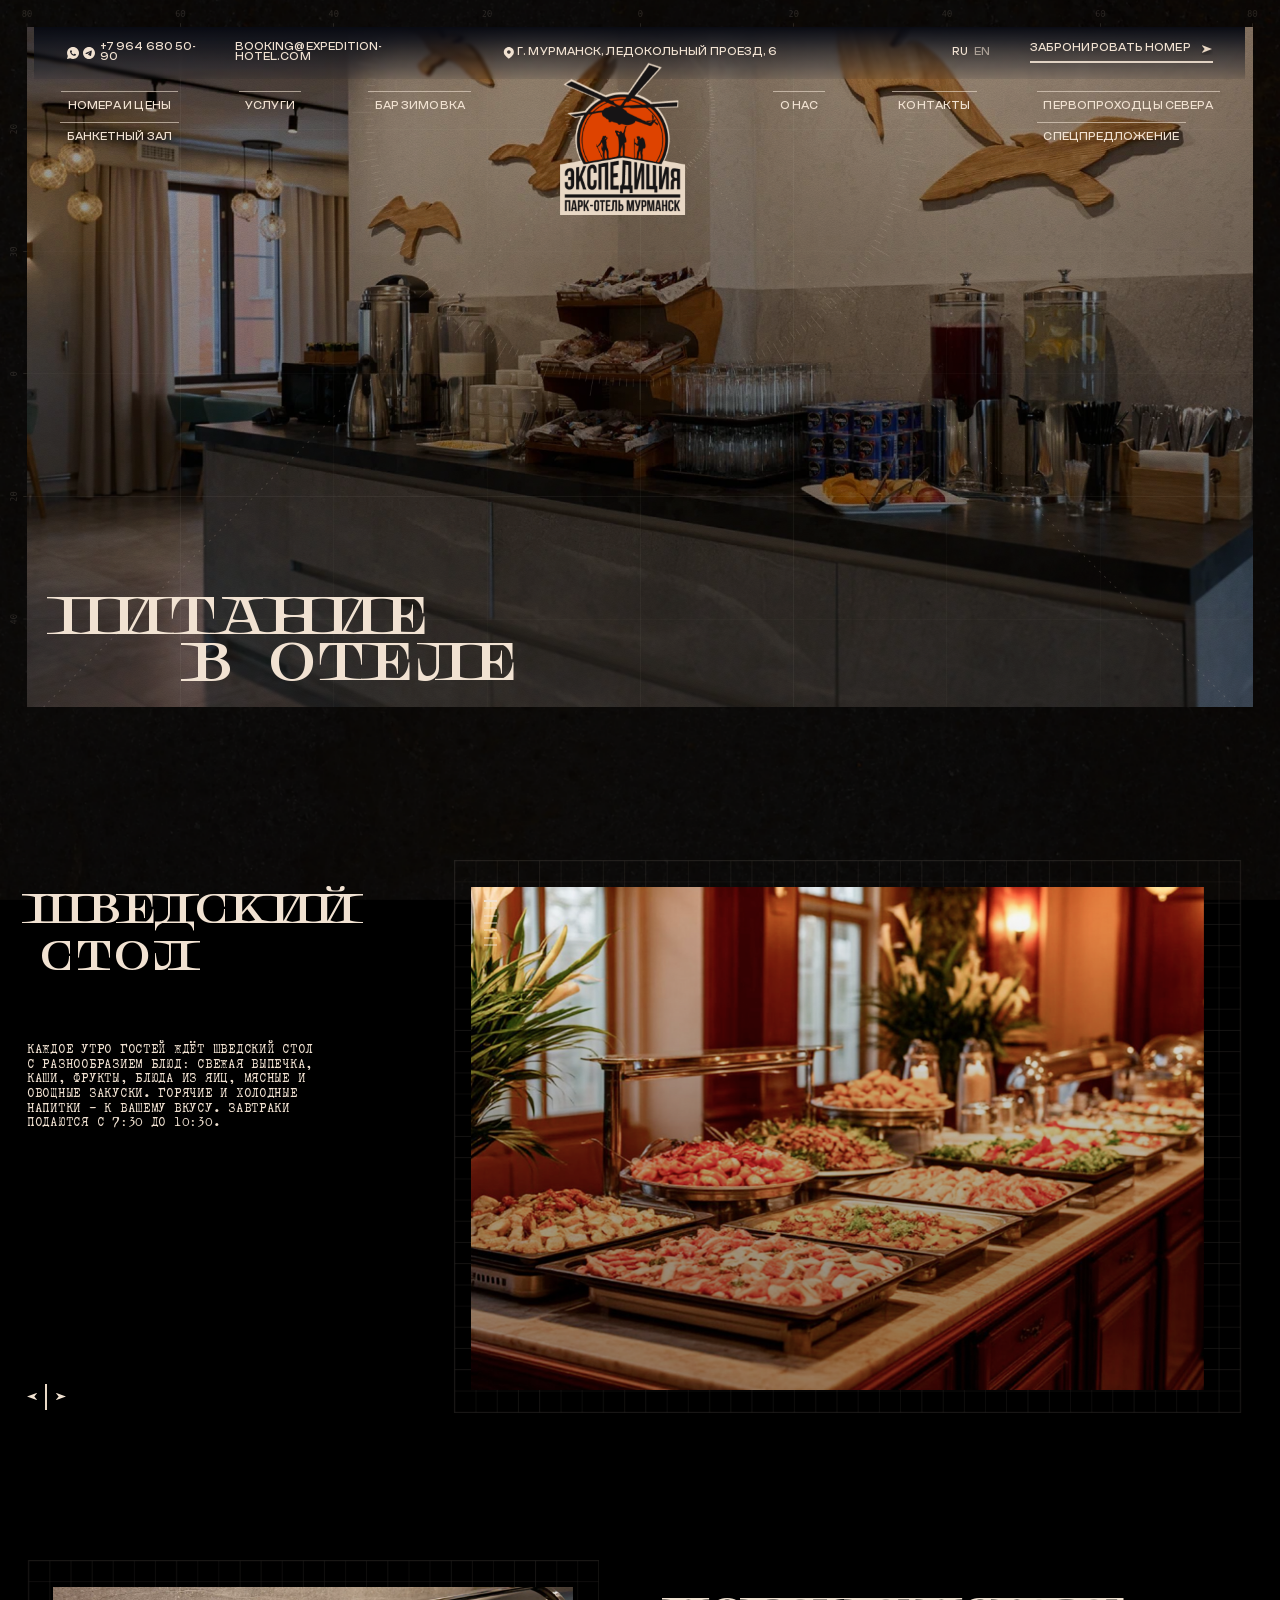
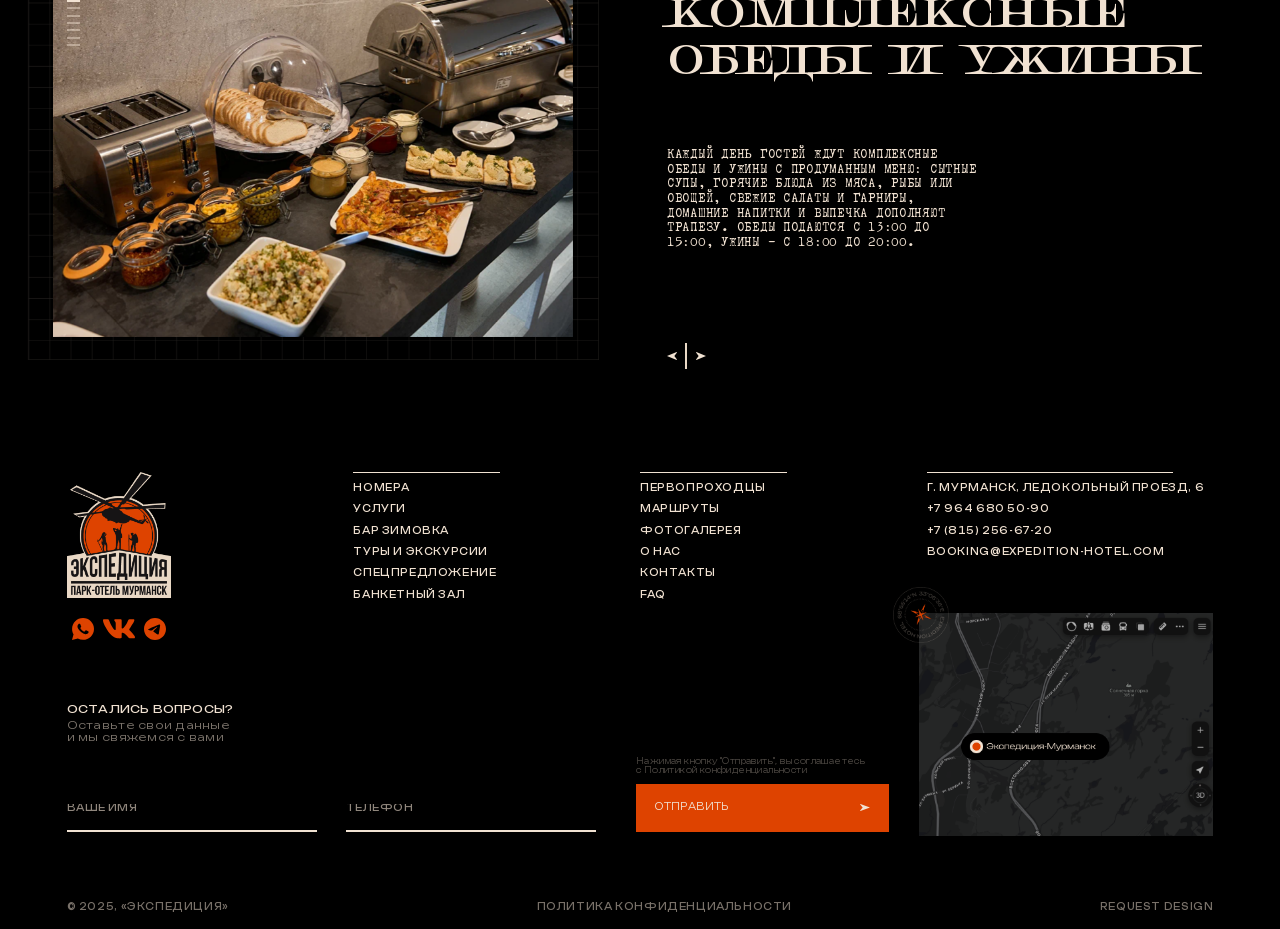
<file: pages/meals.html>
<!DOCTYPE html>
<html lang="ru">
<head>
    <meta charset="UTF-8">
    <meta name="viewport" content="width=device-width, initial-scale=1.0">
    <title>Питание в отеле</title>
    <link  rel="stylesheet" href="../styles/MealsStyle.css" />
</head>
<body class="page">
    <img src="../image/bg_texture.webp" alt="" class="page__texture" aria-hidden="true"> 

    
    <section class="hero">

        <div class="hero__background">
        <img class="hero__frame-mobile" src="../image/main/mobile/main-mobile-hero-lines.png" alt="" aria-hidden="true">         
        <img class="hero__bg-mobile" src="../image/meals/hero-meals-mobile.png" alt="" aria-hidden="true">         
        <img class="hero__frame" src="../image/hero-frame.png" alt="" aria-hidden="true"> 
        <img class="hero__bg" src="../image/meals/hero-meals.png" alt="" aria-hidden="true"> 
        <img class="hero__lines" src="../image/hero-lines.png" alt="" aria-hidden="true"> 
        </div>

        <div class="hero__content">
        <header class="container site-header">

            <div class="site-header__mobile" aria-label="Мобильная навигация">
                <button class="site-header__mobile-btn" type="button" aria-label="Открыть календарь">
                <img class="site-header__mobile-btn1" src="../icons/Calendar.svg" alt="" aria-hidden="true">
                </button>

                <a href="#" class="site-header__mobile-logo" aria-label="На главную">
                <img src="../image/mainLogo.png" alt="Экспедиция — парк-отель Мурманск" class="site-header__mobile-logo-img">
                </a>

                <button class="site-header__mobile-btn" type="button" aria-label="Открыть меню" data-burger-open>
                <img class="site-header__mobile-btn2" src="../icons/Burger-menu.svg" alt="" aria-hidden="true">
                </button>
            </div>

            <div class="mobile-menu" hidden data-burger>
                <div class="mobile-menu__backdrop" data-burger-close></div>

                <div class="mobile-menu__panel" role="dialog" aria-modal="true" aria-label="Меню">
                    <div class="mobile-menu__top">
                    <button class="mobile-menu__icon" type="button" aria-label="Календарь">
                        <img class="mobile-menu__icon1" src="../icons/Calendar.svg" alt="" aria-hidden="true">
                    </button>

                    <a class="mobile-menu__logo" href="/" aria-label="На главную">
                        <img src="../image/mainLogo.png" alt="Экспедиция — парк-отель Мурманск">
                    </a>

                    <button class="mobile-menu__icon" type="button" aria-label="Закрыть меню" data-burger-close>
                        <img class="mobile-menu__icon2"src="../icons/Subtract-mobile.svg" alt="" aria-hidden="true">
                    </button>
                    </div>

                    <nav class="mobile-menu__nav" aria-label="Навигация">
                    <a class="mobile-menu__link mobile-menu__link1" href="#">Номера и цены</a>
                    <a class="mobile-menu__link mobile-menu__link2" href="#">Услуги</a>

                    <div class="mobile-menu__group">
                        <a class="mobile-menu__sublink" href="#">Проживание</a>
                        <a class="mobile-menu__sublink" href="#">Туры и экспедиции</a>
                        <a class="mobile-menu__sublink" href="#">Отдых и досуг</a>
                        <a class="mobile-menu__sublink" href="#">Автокемпинг</a>
                    </div>

                    <a class="mobile-menu__link mobile-menu__link3" href="#">Бар зимовка</a>
                    <a class="mobile-menu__link mobile-menu__link4" href="#">Банкетный зал</a>
                    <a class="mobile-menu__link mobile-menu__link5" href="#">О нас</a>
                    <a class="mobile-menu__link mobile-menu__link6" href="#">Контакты</a>
                    <a class="mobile-menu__link mobile-menu__link7" href="#">Первопроходцы севера</a>
                    <a class="mobile-menu__link mobile-menu__link8" href="#">Спецпредложение</a>
                    </nav>
                </div>
            </div>


            <div class="site-header__top">
                <div class="site-header__top-inner">
                    <div class="site-header__top-left">
                        <div class="site-header__top-phone">
                            <a href="#" class="top-social" aria-label="Написать в WhatsApp" target="_blank" rel="noopener noreferrer">
                                <img src="../icons/WhatsApp.svg" alt="" aria-hidden="true" class="top-icon">
                            </a>
                            <a href="#" class="top-social" aria-label="Написать в Telegram" target="_blank" rel="noopener noreferrer">
                                <img src="../icons/Telegram.svg" alt="" aria-hidden="true" class="top-icon">
                            </a>
                            <a href="tel:+79646805090" class="top-social" aria-label="Позвонить: +7 964 680 50-90">
                                <span class="top-phone">+7 964 680 50-90</span>
                            </a>
                        </div>
                    
                        <div class="site-header__top-email">
                            <a href="mailto:booking@expedition-hotel.com" class="top-email-link" aria-label="Написать на почту booking@expedition-hotel.com">
                                <span class="top-phone">booking@expedition-hotel.com</span>
                            </a>

                            
                        </div>
                    </div>
                    <div class="site-header__top-center"> 
                        <a 
                            href="#" 
                            class="site-header__top-center-location"
                            target="_blank"
                            rel="noopener noreferrer"
                        >
                            <img class="top-icon" src="../icons/Location.svg" alt="" aria-hidden="true">
                            <span class="site-header__top-center-text">г. Мурманск, Ледокольный проезд, 6</span>
                        </a>
                    </div>
                    <div class="site-header__top-right">
                        <div class="site-header__top-language">
                            <a href="#" class="site-header__top-ru">RU</a>
                            <a href="#" class="site-header__top-en">EN</a>
                        </div>
                        <a href="#" class="site-header__top-book">
                            <span class="site-header__top-right-text">забронировать номер</span>
                            <img src="../icons/Arrow.svg" alt="" aria-hidden="true" class="top-icon" />
                        </a>
                    </div>
                </div>
            </div>
            
            <div class="site-header__nav">
                <nav class="site-header__menu" aria-label="Main menu">
                    <ul class="site-header__menu-list site-header__menu-list--left">
                        <li class="site-header__menu-item">
                            <a href="#" class="site-header__menu-link">номера и цены</a>
                        </li>
                        <li class="site-header__menu-item">
                            <a href="#" class="site-header__menu-link">банкетный зал</a>
                        </li>
                    </ul> 

                    <ul class="site-header__menu-list site-header__menu-list--center1">
                        <li class="site-header__menu-item">
                            <a href="#" class="site-header__menu-link">услуги</a>
                        </li>
                        <li class="site-header__menu-item">
                            <a href="#" class="site-header__menu-link">бар зимовка</a>
                        </li>
                    </ul> 

                    <a href="#" class="site-header__logo" aria-label="На главную">
                        <img src="../image/mainLogo.png" alt="Экспедиция — парк-отель Мурманск" class="site-header__logo-img">
                    </a>

                    <ul class="site-header__menu-list site-header__menu-list--center2">
                        <li class="site-header__menu-item">
                            <a href="#" class="site-header__menu-link">о нас</a>
                        </li>
                        <li class="site-header__menu-item">
                            <a href="#" class="site-header__menu-link">контакты</a>
                        </li>
                    </ul> 

                    <ul class="site-header__menu-list site-header__menu-list--right">
                        <li class="site-header__menu-item">
                            <a href="#" class="site-header__menu-link">первопроходцы севера</a>
                        </li>
                        <li class="site-header__menu-item">
                            <a href="#" class="site-header__menu-link">спецпредложение</a>
                        </li>
                    </ul> 
                    

                </nav>
            </div>
        </header>
        
        <div class="hero__body">
            
            <div class="hero__title">
                <p class="hero__title-text">
                    Питание<br>
                    <span class="hero__title-text-offset">в отеле</span>
                </p>
            </div>  
              
        </div>

        </div>
    </section>

    <main>
        <section class="room-preview" data-room-preview>
            <div class="room-preview__inner">
                <div class="room-preview__info">
                    <p class="room-preview__title">
                        шведский<br>
                        <span class="room-preview__title-offset">стол</span>
                    </p>

                    <p class="room-preview__text">
                        Каждое утро гостей ждёт шведский стол
                        с разнообразием блюд: свежая выпечка,
                        каши, фрукты, блюда из яиц, мясные
                        и овощные закуски. Горячие
                        и холодные напитки — к вашему вкусу.
                        Завтраки подаются с 7:30 до 10:30.
                    </p>

                    <div class="room-preview__switch">
                        <button data-prev class="room-preview__switch-btn" type="button" aria-label="Предыдущий слайд">
                            <img src="../icons/main/main-switch-btn-left.svg" alt="" aria-hidden="true" class="room-preview__switch-icon">
                        </button>

                        <img src="../icons/main/main-switch-btn-line.svg" alt="" aria-hidden="true" class="room-preview__switch-line">

                        <button data-next class="room-preview__switch-btn" type="button" aria-label="Следующий слайд">
                            <img src="../icons/main/main-switch-btn-right.svg" alt="" aria-hidden="true" class="room-preview__switch-icon">
                        </button>
                    </div>
                </div>

                <div class="room-preview__media">
                    <img
                        src="../image/meals/frame.png"
                        alt=""
                        aria-hidden="true"
                        class="room-preview__frame"
                    >

                    <div class="room-preview__image-wrapper">
                        <img src="../image/meals/buffet.png" alt="Шведский стол" class="room-preview__image is-active">
                        <img src="../image/meals/buffet2.png" alt="Шведский стол" class="room-preview__image">
                        <img src="../image/meals/buffet.png" alt="Шведский стол" class="room-preview__image">
                        <img src="../image/meals/buffet2.png" alt="Шведский стол" class="room-preview__image">
                        <img src="../image/meals/buffet.png" alt="Шведский стол" class="room-preview__image">
                        <img src="../image/meals/buffet2.png" alt="Шведский стол" class="room-preview__image">
                        <img src="../image/meals/buffet.png" alt="Шведский стол" class="room-preview__image">

                        <div class="room-preview__pagination" aria-hidden="true">
                            <span class="room-preview__pagination-line is-active"></span>
                            <span class="room-preview__pagination-line"></span>
                            <span class="room-preview__pagination-line"></span>
                            <span class="room-preview__pagination-line"></span>
                            <span class="room-preview__pagination-line"></span>
                            <span class="room-preview__pagination-line"></span>
                            <span class="room-preview__pagination-line"></span>
                        </div>
                    </div>
                </div>
            </div>

            <div class="room-preview__inner-mobile">
                <p class="room-preview__title">
                    шведский<br>
                    <span class="room-preview__title-offset">стол</span>
                </p>

                <p class="room-preview__text">
                    Каждое утро гостей ждёт шведский стол c<br>
                    разнообразием блюд: свежая выпечка, каши, фрукты,<br>
                    блюда из яиц, мясные и овощные закуски. Горячие<br>
                    и холодные напитки — к вашему вкусу. Завтраки<br>
                    подаются с 7:30 до 10:30.
                </p>
                
                <div class="room-preview__switch">
                    <button data-prev class="room-preview__switch-btn" type="button" aria-label="Предыдущий слайд">
                        <img 
                            src="../icons/main/main-switch-btn-left.svg" 
                            alt="" 
                            aria-hidden="true"
                            class="room-preview__switch-icon"
                        >
                    </button>

                    <img 
                        src="../image/main/mobile/main-room-preview-switch-line.svg" 
                        alt="" 
                        aria-hidden="true"
                        class="room-preview__switch-line"
                    >

                    <button data-next class="room-preview__switch-btn" type="button" aria-label="Следующий слайд">
                        <img 
                            src="../icons/main/main-switch-btn-right.svg" 
                            alt="" 
                            aria-hidden="true"
                            class="room-preview__switch-icon"
                        >
                    </button>
                </div>

                <div class="room-preview__media">
                    <img 
                        src="../image/main/mobile/main-room-preview-frame.png" 
                        alt="" 
                        aria-hidden="true"
                        class="room-preview__frame"
                    >
                    
                    <div class="room-preview__image-wrapper">
                        <img 
                            src="../image/meals/buffet.png" 
                            alt="Шведский стол" 
                            class="room-preview__image is-active"
                        >
                        <img 
                            src="../image/meals/buffet2.png" 
                            alt="Шведский стол" 
                            class="room-preview__image"
                        >
                        <img 
                            src="../image/meals/buffet.png" 
                            alt="Шведский стол" 
                            class="room-preview__image"
                        >
                        <img 
                            src="../image/meals/buffet2.png" 
                            alt="Шведский стол" 
                            class="room-preview__image"
                        >

                        <div class="room-preview__pagination-mobile" aria-hidden="true">
                            <span class="room-preview__pagination-line-mobile is-active"></span>
                            <span class="room-preview__pagination-line-mobile"></span>
                            <span class="room-preview__pagination-line-mobile"></span>
                            <span class="room-preview__pagination-line-mobile"></span>
                        </div>
                    </div>
                </div>
            </div>
        </section>

        <section class="room-preview room-preview--reverse" data-room-preview>
            <div class="room-preview__inner">
                <div class="room-preview__info">
                    <p class="room-preview__title">
                        комплексные<br>
                        <span class="room-preview__title-offset">обеды и ужины</span>
                    </p>

                    <p class="room-preview__text">
                        Каждый день гостей ждут комплексные обеды
                        и ужины с продуманным меню: сытные супы,
                        горячие блюда из мяса, рыбы или овощей,
                        свежие салаты и гарниры, домашние напитки
                        и выпечка дополняют трапезу.
                        Обеды подаются с 13:00 до 15:00,
                        ужины — с 18:00 до 20:00.
                    </p>

                    <div class="room-preview__switch">
                        <button data-prev class="room-preview__switch-btn" type="button" aria-label="Предыдущий слайд">
                            <img src="../icons/main/main-switch-btn-left.svg" alt="" aria-hidden="true" class="room-preview__switch-icon">
                        </button>

                        <img src="../icons/main/main-switch-btn-line.svg" alt="" aria-hidden="true" class="room-preview__switch-line">

                        <button data-next class="room-preview__switch-btn" type="button" aria-label="Следующий слайд">
                            <img src="../icons/main/main-switch-btn-right.svg" alt="" aria-hidden="true" class="room-preview__switch-icon">
                        </button>
                    </div>
                </div>

                <div class="room-preview__media">
                    <img
                        src="../image/meals/frame2.png"
                        alt=""
                        aria-hidden="true"
                        class="room-preview__frame"
                    >

                    <div class="room-preview__image-wrapper">
                        <img src="../image/meals/buffet2.png" alt="Комплексные обеды и ужины" class="room-preview__image is-active">
                        <img src="../image/meals/buffet.png" alt="Комплексные обеды и ужины" class="room-preview__image">
                        <img src="../image/meals/buffet2.png" alt="Комплексные обеды и ужины" class="room-preview__image">
                        <img src="../image/meals/buffet.png" alt="Комплексные обеды и ужины" class="room-preview__image">
                        <img src="../image/meals/buffet2.png" alt="Комплексные обеды и ужины" class="room-preview__image">
                        <img src="../image/meals/buffet.png" alt="Комплексные обеды и ужины" class="room-preview__image">
                        <img src="../image/meals/buffet2.png" alt="Комплексные обеды и ужины" class="room-preview__image">

                        <div class="room-preview__pagination" aria-hidden="true">
                            <span class="room-preview__pagination-line is-active"></span>
                            <span class="room-preview__pagination-line"></span>
                            <span class="room-preview__pagination-line"></span>
                            <span class="room-preview__pagination-line"></span>
                            <span class="room-preview__pagination-line"></span>
                            <span class="room-preview__pagination-line"></span>
                            <span class="room-preview__pagination-line"></span>
                        </div>
                    </div>
                </div>
            </div>

            <div class="room-preview__inner-mobile">
                <p class="room-preview__title">
                    комплексные<br>
                    <span class="room-preview__title-offset">обеды и ужины</span>
                </p>

                <p class="room-preview__text">
                    Каждый день гостей ждут комплексные обеды и ужины<br>
                    с продуманным меню: сытные супы, горячие блюда из<br>
                    мяса, рыбы или овощей, свежие салаты и гарниры.<br>
                    Домашние напитки и выпечка дополняют трапезу.<br>
                    Обеды подаются с 13:00 до 15:00, ужины — с 18:00<br>
                    до 20:00.
                </p>
                
                <div class="room-preview__switch">
                    <button data-prev class="room-preview__switch-btn" type="button" aria-label="Предыдущий слайд">
                        <img 
                            src="../icons/main/main-switch-btn-left.svg" 
                            alt="" 
                            aria-hidden="true"
                            class="room-preview__switch-icon"
                        >
                    </button>

                    <img 
                        src="../image/main/mobile/main-room-preview-switch-line.svg" 
                        alt="" 
                        aria-hidden="true"
                        class="room-preview__switch-line"
                    >

                    <button data-next class="room-preview__switch-btn" type="button" aria-label="Следующий слайд">
                        <img 
                            src="../icons/main/main-switch-btn-right.svg" 
                            alt="" 
                            aria-hidden="true"
                            class="room-preview__switch-icon"
                        >
                    </button>
                </div>

                <div class="room-preview__media">
                    <img 
                        src="../image/main/mobile/main-room-preview-frame.png" 
                        alt="" 
                        aria-hidden="true"
                        class="room-preview__frame"
                    >
                    
                    <div class="room-preview__image-wrapper">
                        <img 
                            src="../image/meals/buffet2.png" 
                            alt="Комплексные обеды и ужины" 
                            class="room-preview__image is-active"
                        >
                        <img 
                            src="../image/meals/buffet.png" 
                            alt="Комплексные обеды и ужины" 
                            class="room-preview__image"
                        >
                        <img 
                            src="../image/meals/buffet2.png" 
                            alt="Комплексные обеды и ужины" 
                            class="room-preview__image"
                        >
                        <img 
                            src="../image/meals/buffet.png" 
                            alt="Комплексные обеды и ужины" 
                            class="room-preview__image"
                        >
    

                        <div class="room-preview__pagination-mobile" aria-hidden="true">
                            <span class="room-preview__pagination-line-mobile is-active"></span>
                            <span class="room-preview__pagination-line-mobile"></span>
                            <span class="room-preview__pagination-line-mobile"></span>
                            <span class="room-preview__pagination-line-mobile"></span>
                        </div>
                    </div>
                </div>
            </div>
        </section>
    </main>

    
    <footer class="site-footer">
            <div class="site-footer-mobile">
                    <a href="#" class="site-footer__top-logo" aria-label="На главную">
                        <img src="../image/mainLogo.png" alt="Экспедиция — парк-отель Мурманск" class="site-footer-img">
                    </a>

                    <div class="site-footer-mobile-social">
                            <a 
                            href="#" 
                            class="site-footer-mobile-icon"
                            target="_blank"
                            rel="noopener noreferrer"
                            aria-label="Написать в WhatsApp"
                            >
                            <img class="site-footer-mobile-icon-img" src="../icons/WhatsApp2.svg" alt="">
                            </a>

                            <a 
                            href="#" 
                            class="site-footer-mobile-icon"
                            target="_blank"
                            rel="noopener noreferrer"
                            aria-label="Написать в Вконтакте"
                            >
                            <img class="site-footer-mobile-icon-img site-footer-mobile-icon-img--vk" src="../icons/VK.svg" alt="">
                            </a>

                             <a 
                            href="#" 
                            class="site-footer-mobile-icon"
                            target="_blank"
                            rel="noopener noreferrer"
                            aria-label="Написать в Telegram"
                            >
                            <img class="site-footer-mobile-icon-img" src="../icons/Telegram2.svg" alt="">
                            </a>
                    </div>

                    <ul class="site-footer__top-list site-footer-mobile-list1">
                            <li class="site-footer__top-link">г. Мурманск, Ледокольный проезд, 6</li>
                            <li class="site-footer__top-link">+7 964 680 50-90</li>
                            <li class="site-footer__top-link">+7 (815) 256-67-20</li>
                            <li class="site-footer__top-link">booking@expedition-hotel.com</li> 
                    </ul>

                    <nav class="site-footer-mobile-nav">
                            <ul class="site-footer__top-list site-footer__top-list2">
                                <li class="site-footer__top-item"><a href="#" class="site-footer__top-link">Номера</a></li>
                                <li class="site-footer__top-item"><a href="#" class="site-footer__top-link">Услуги</a></li>
                                <li class="site-footer__top-item"><a href="#" class="site-footer__top-link">Бар зимовка</a></li>
                                <li class="site-footer__top-item"><a href="#" class="site-footer__top-link">Туры и экскурсии</a></li>
                                <li class="site-footer__top-item"><a href="#" class="site-footer__top-link">Спецпредложение</a></li>
                                <li class="site-footer__top-item"><a href="#" class="site-footer__top-link">Банкетный зал</a></li>
                            </ul>

                            <ul class="site-footer__top-list site-footer__top-list3">
                                <li class="site-footer__top-item"><a href="#" class="site-footer__top-link">Первопроходцы</a></li>
                                <li class="site-footer__top-item"><a href="#" class="site-footer__top-link">Маршруты</a></li>
                                <li class="site-footer__top-item"><a href="#" class="site-footer__top-link">Фотогалерея</a></li>
                                <li class="site-footer__top-item"><a href="#" class="site-footer__top-link">О нас</a></li>
                                <li class="site-footer__top-item"><a href="#" class="site-footer__top-link">Контакты</a></li>
                                <li class="site-footer__top-item"><a href="#" class="site-footer__top-link">FAQ</a></li>
                            </ul>
                    </nav>
                    
                    
                    <div class="site-footer-mobile-map">
                            <img class="site-footer__map" src="../image//footer-mobile-map.png" alt="Местоположение отеля на карте">
                    </div>

                    <div class="site-footer__middle-left-questions site-footer-mobile-questions">
                            <p class="site-footer__middle-left-title site-footer-mobile-title">Остались вопросы?</p>
                            <p class="site-footer__middle-left-text site-footer-mobile-text">Оставьте свои данные<br>и мы свяжемся с вами</p>
                    </div>

                    <div class="site-footer-mobile-request">
                        <section class="feedback-mobile" aria-label="Форма обратной связи">
                            <form class="feedback-mobile__form" action="#" method="post">
                            <div class="feedback-mobile__field">
                                <input
                                class="feedback-mobile__input"
                                id="feedback-name-mobile"
                                name="name"
                                type="text"
                                placeholder="Ваше имя"
                                autocomplete="name"
                                >
                            </div>

                            <div class="feedback-mobile__field">
                                <input
                                class="feedback-mobile__input"
                                id="feedback-phone-mobile"
                                name="phone"
                                type="tel"
                                placeholder="Телефон"
                                autocomplete="tel"
                                >
                            </div>

                            <p class="feedback-mobile__policy">
                                Нажимая кнопку "Отправить", вы соглашаетесь с Политикой конфиденциальности
                            </p>

                            <button class="feedback-mobile__button" type="submit">
                                <span class="feedback-mobile__button-text">Отправить</span>
                                <img
                                src="../icons/main/main-switch-btn-right.svg"
                                alt=""
                                aria-hidden="true"
                                class="feedback-mobile__button-arrow"
                                >
                            </button>
                            </form>
                        </section>
                    </div>

                    <div class="site-footer__down">
                        <div class="site-footer__down-left">
                            <p>© 2025, «экспедиция»</p>
                        </div>
                        <div class="site-footer__down-center">
                            <p><a href="#" class="site-footer__down-link">политика конфиденциальности</a></p>
                        </div>
                        <div class="site-footer__down-right">
                            <p><a href="#" class="site-footer__down-link">Request design</a></p>
                        </div>

                                   
                              
                </div>
                </div>
            </div>


            <div class="container site-footer__inner">
                <div class="site-footer__top">
                    <nav class="site-footer__top-nav">
                    <a href="/" class="site-footer__top-logo" aria-label="На главную">
                        <img src="../image/mainLogo.png" alt="Экспедиция — парк-отель Мурманск" class="site-footer-img">
                    </a>
                    <div class="site-footer__top-left-nav">
                        <ul class="site-footer__top-list">
                            <li class="site-footer__top-item"><a href="#" class="site-footer__top-link">Номера</a></li>
                            <li class="site-footer__top-item"><a href="#" class="site-footer__top-link">Услуги</a></li>
                            <li class="site-footer__top-item"><a href="#" class="site-footer__top-link">Бар зимовка</a></li>
                            <li class="site-footer__top-item"><a href="#" class="site-footer__top-link">Туры и экскурсии</a></li>
                            <li class="site-footer__top-item"><a href="#" class="site-footer__top-link">Спецпредложение</a></li>
                            <li class="site-footer__top-item"><a href="#" class="site-footer__top-link">Банкетный зал</a></li>
                        </ul>
                    </div>
                    <div class="site-footer__top-center-nav">
                        <ul class="site-footer__top-list">
                            <li class="site-footer__top-item"><a href="#" class="site-footer__top-link">Первопроходцы</a></li>
                            <li class="site-footer__top-item"><a href="#" class="site-footer__top-link">Маршруты</a></li>
                            <li class="site-footer__top-item"><a href="#" class="site-footer__top-link">Фотогалерея</a></li>
                            <li class="site-footer__top-item"><a href="#" class="site-footer__top-link">О нас</a></li>
                            <li class="site-footer__top-item"><a href="#" class="site-footer__top-link">Контакты</a></li>
                            <li class="site-footer__top-item"><a href="#" class="site-footer__top-link">FAQ</a></li>
                        </ul>
                    </div>
                    <div class="site-footer__top-right-nav">
                        <ul class="site-footer__top-list">
                            <li class="site-footer__top-link">г. Мурманск, Ледокольный проезд, 6</li>
                            <li class="site-footer__top-link">+7 964 680 50-90</li>
                            <li class="site-footer__top-link">+7 (815) 256-67-20</li>
                            <li class="site-footer__top-link">booking@expedition-hotel.com</li> 
                        </ul>
                    </div>
                    </nav>                  

                
                <div class="site-footer__middle">
                    <div class="site-footer__middle-left">
                        <div class="site-footer__middle-left-social">
                            <a 
                            href="#" 
                            class="site-footer__middle-left-icon"
                            target="_blank"
                            rel="noopener noreferrer"
                            aria-label="Написать в WhatsApp"
                            >
                            <img class="site-footer__middle-left-icon-img" src="../icons/WhatsApp2.svg" alt="">
                            </a>

                            <a 
                            href="#" 
                            class="site-footer__middle-left-icon"
                            target="_blank"
                            rel="noopener noreferrer"
                            aria-label="Написать в Вконтакте"
                            >
                            <img class="site-footer__middle-left-icon-img site-footer__middle-left-icon-img--vk" src="../icons/VK.svg" alt="">
                            </a>

                             <a 
                            href="#" 
                            class="site-footer__middle-left-icon"
                            target="_blank"
                            rel="noopener noreferrer"
                            aria-label="Написать в Telegram"
                            >
                            <img class="site-footer__middle-left-icon-img" src="../icons/Telegram2.svg" alt="">
                            </a>
                        </div>
                           
                        <div class="site-footer__middle-left-questions">
                            <p class="site-footer__middle-left-title">Остались вопросы?</p>
                            <p class="site-footer__middle-left-text">Оставьте свои данные<br>и мы свяжемся с вами</p>
                        </div>
                           
                        <div class="site-footer__middle-left-request">
                            <section class="feedback" aria-label="Форма обратной связи">
                                <div class="feedback__inner">
                                    <form class="feedback__form" action="#" method="post">
                                    <div class="feedback__fields">
                                        <div class="feedback__field">
                                        <input
                                            class="feedback__input"
                                            id="feedback-name"
                                            name="name"
                                            type="text"
                                            placeholder="Ваше имя"
                                            autocomplete="name"
                                        >
                                        </div>

                                        <div class="feedback__field">
                                        <input
                                            class="feedback__input"
                                            id="feedback-phone"
                                            name="phone"
                                            type="tel"
                                            placeholder="Телефон"
                                            autocomplete="tel"
                                        >
                                        </div>
                                    </div>

                                    <div class="feedback__submit-block">
                                        <p class="feedback__policy">
                                        Нажимая кнопку "Отправить", вы соглашаетесь<br> 
                                        с Политикой конфиденциальности
                                        </p>

                                        <button class="feedback__button" type="submit">
                                        <span class="feedback__button-text">Отправить</span>
                                        <img
                                            src="../icons/main/main-switch-btn-right.svg"
                                            alt=""
                                            aria-hidden="true"
                                            class="special-offer__link-arrow"
                                        >
                                        </button>
                                    </div>
                                    </form>
                                </div>
                                </section>

                        </div>
                    </div>
                    <div class="site-footer__middle-right">
                        <div class="site-footer__middle-right-map">
                            <img class="site-footer__map" src="../image/footer-map.png" alt="Местоположение отеля на карте">
                            <img class="site-footer__map-badge" src="../image/footer-compass.png" alt="" aria-hidden="true">
                            </div>
                    </div>
                </div>
                <div class="site-footer__down">
                    <div class="site-footer__down-inner">
                        <div class="site-footer__down-left">
                            <p>© 2025, «экспедиция»</p>
                        </div>
                        <div class="site-footer__down-center">
                            <p><a href="#" class="site-footer__down-link">политика конфиденциальности</a></p>
                        </div>
                        <div class="site-footer__down-right">
                            <p><a href="#" class="site-footer__down-link">Request design</a></p>
                        </div>

                    </div>
                </div>
            </div>
            </div>
    </footer>


<script src="../js/meals.js"></script>
    
</body>
</html>
</file>
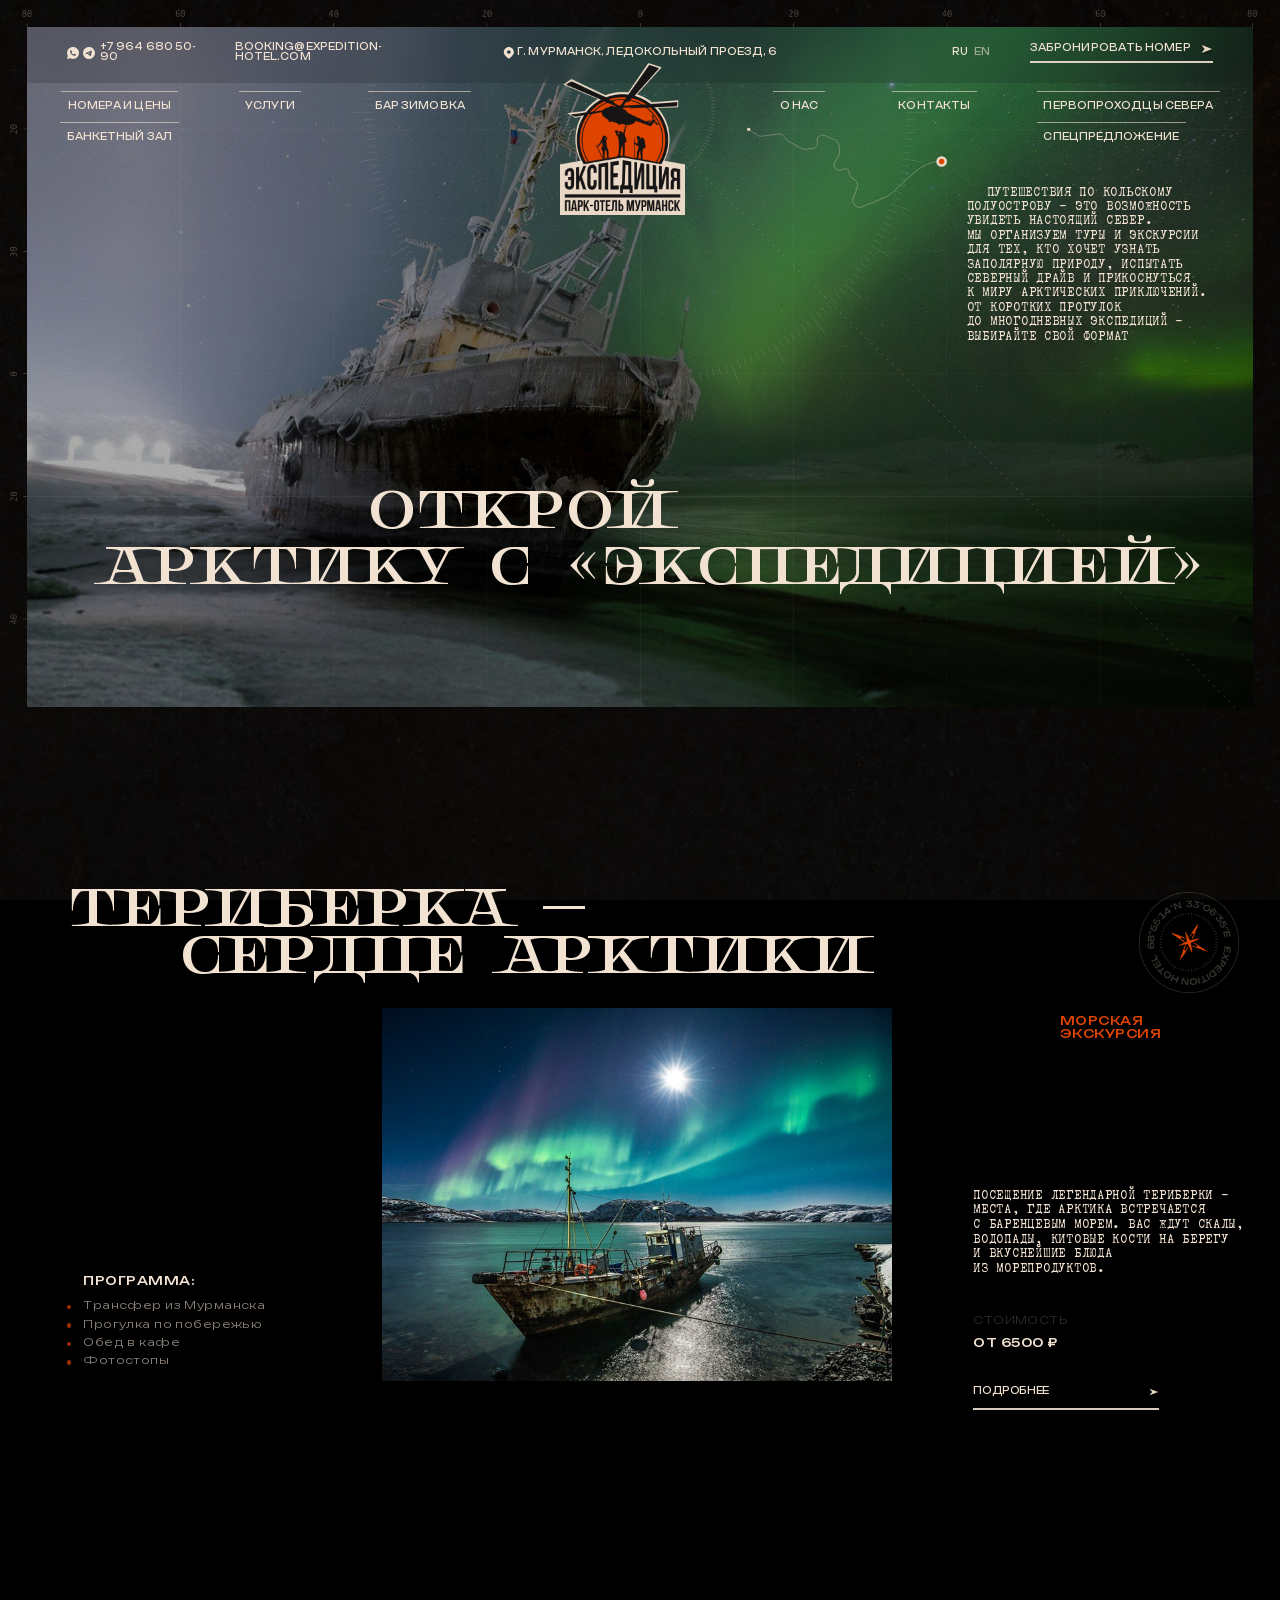
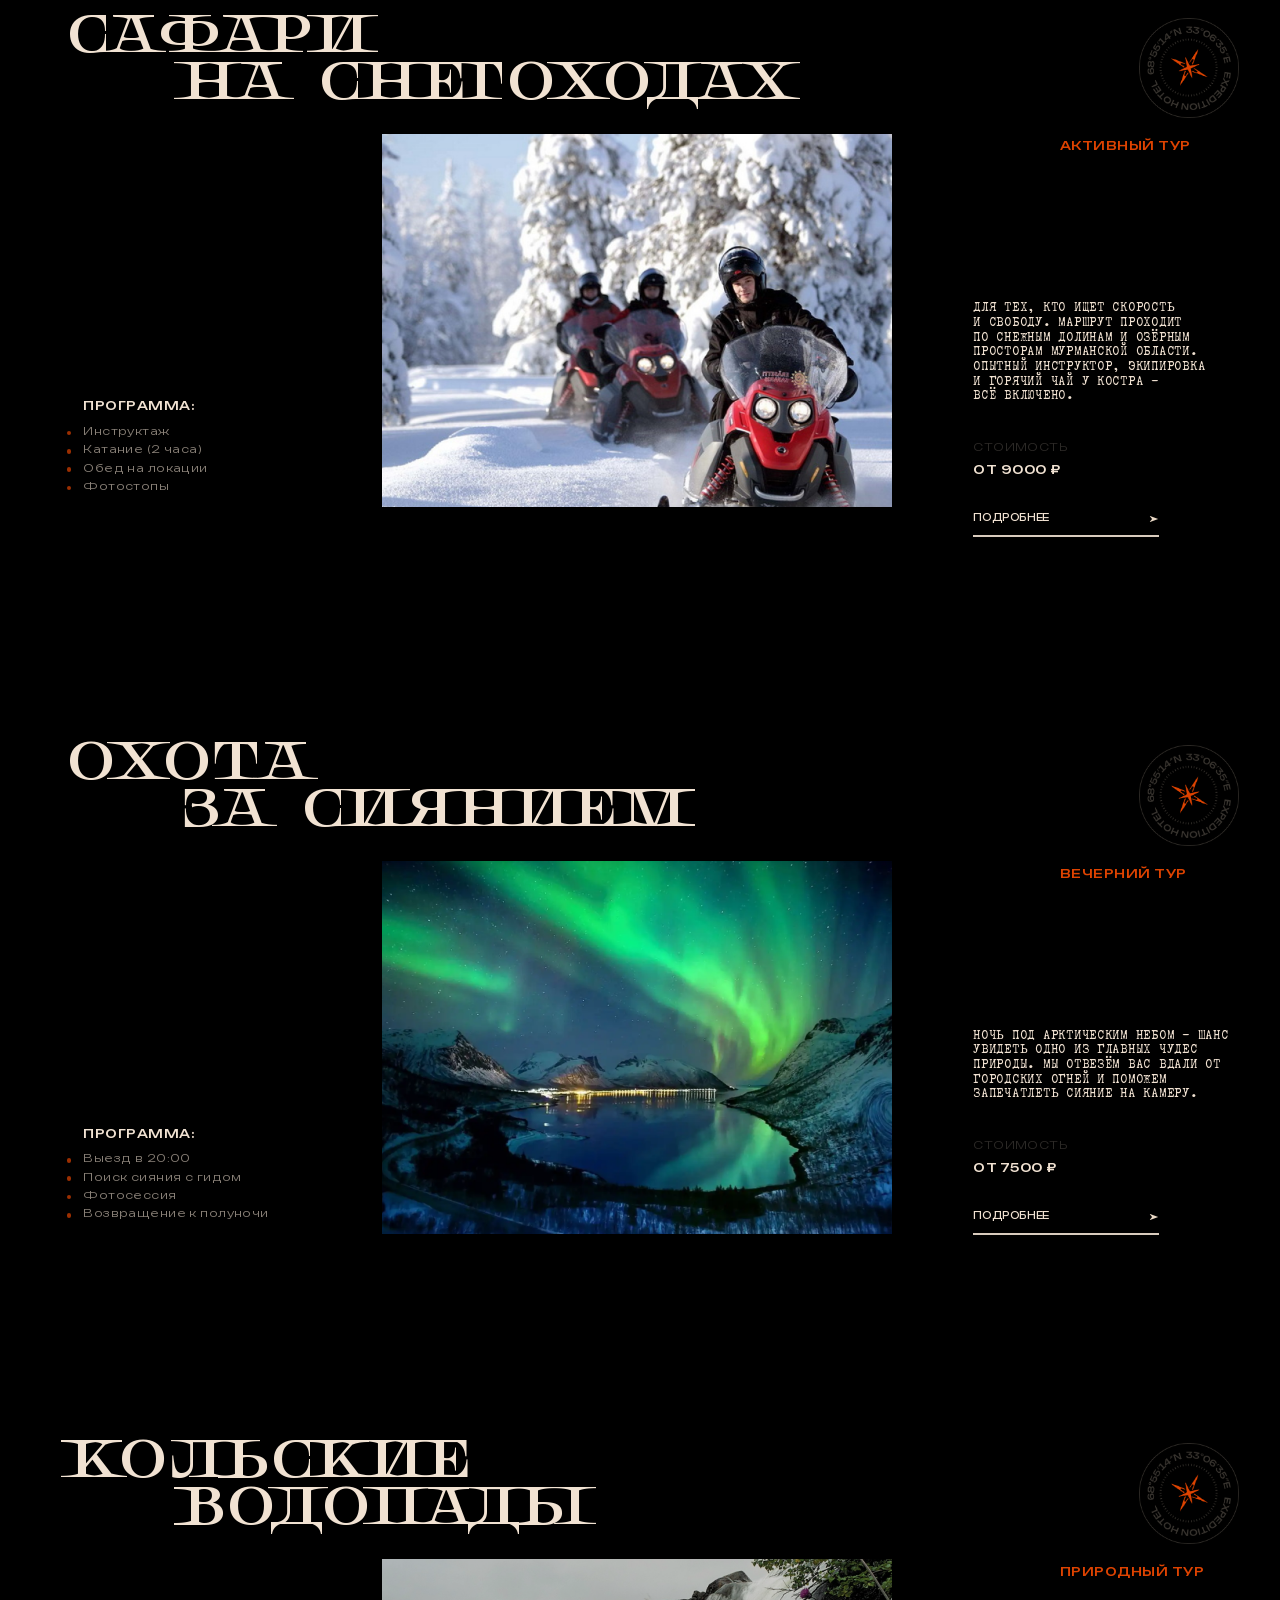
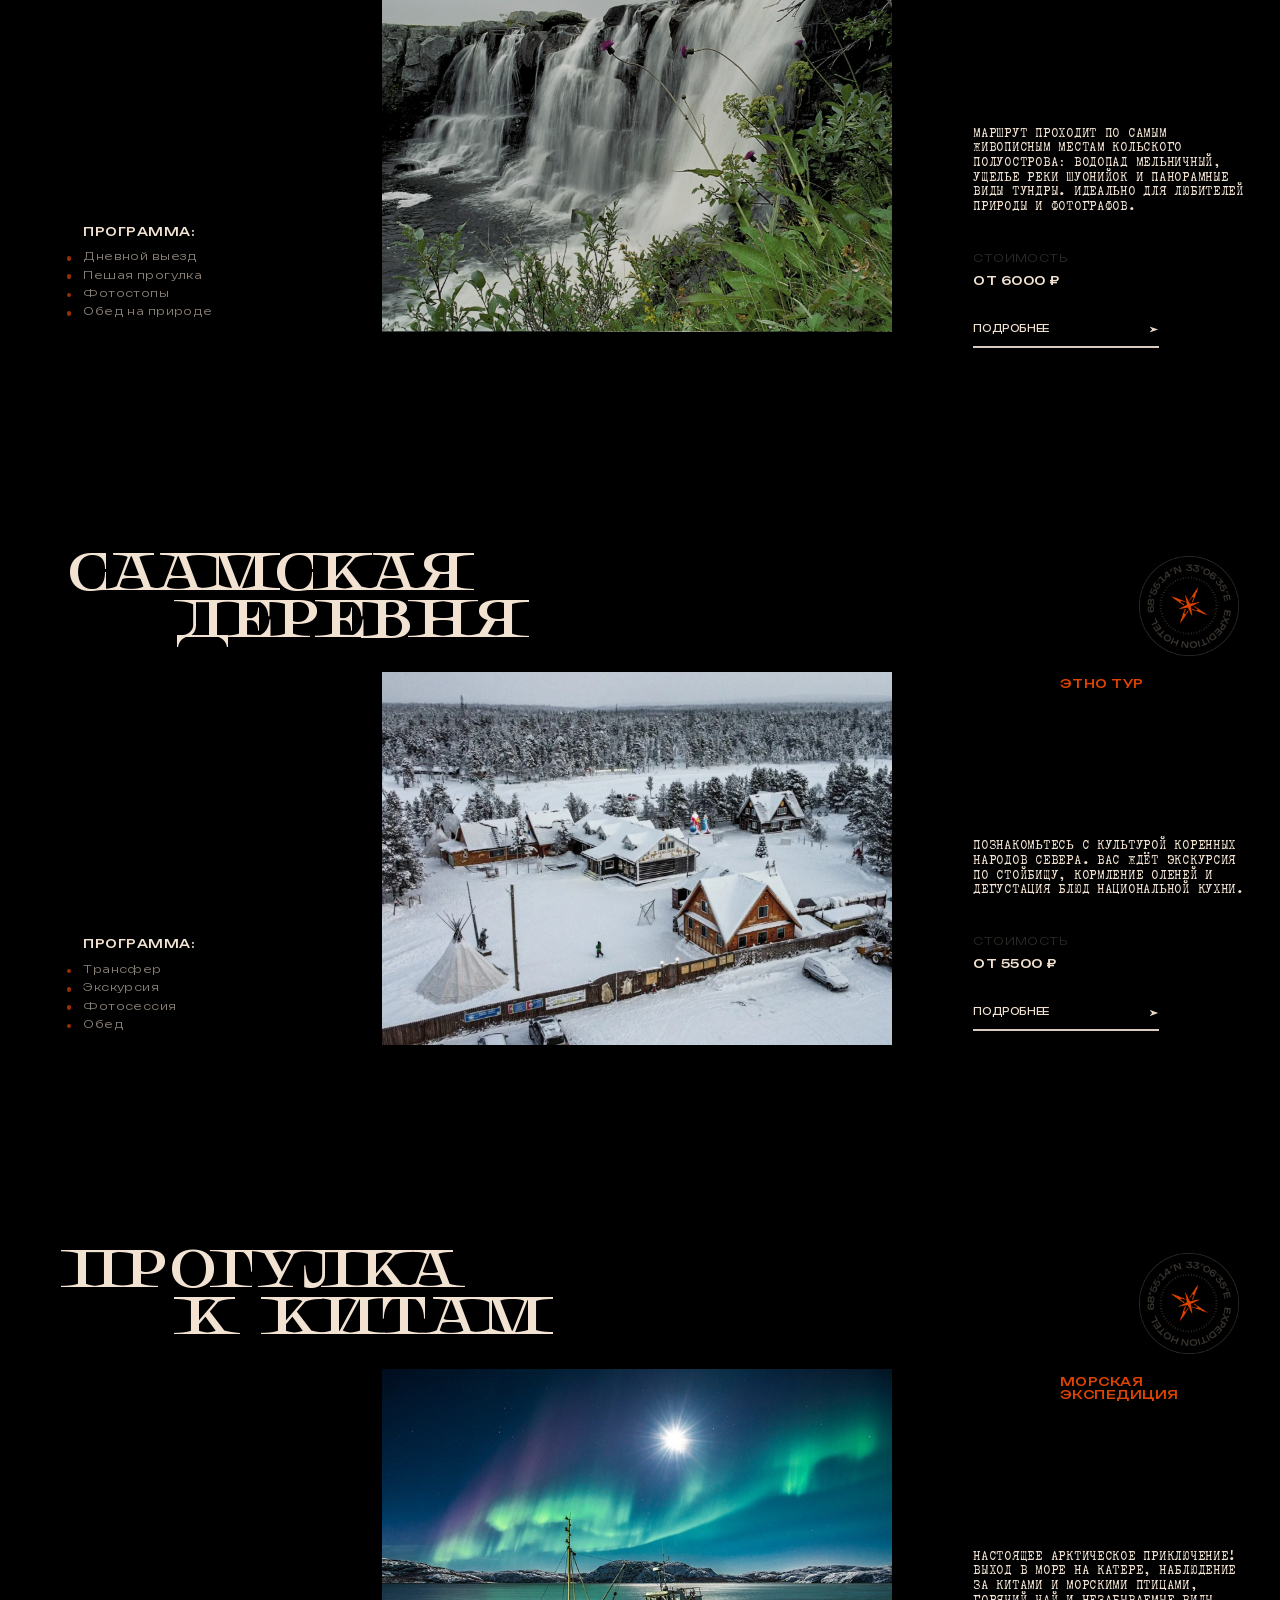
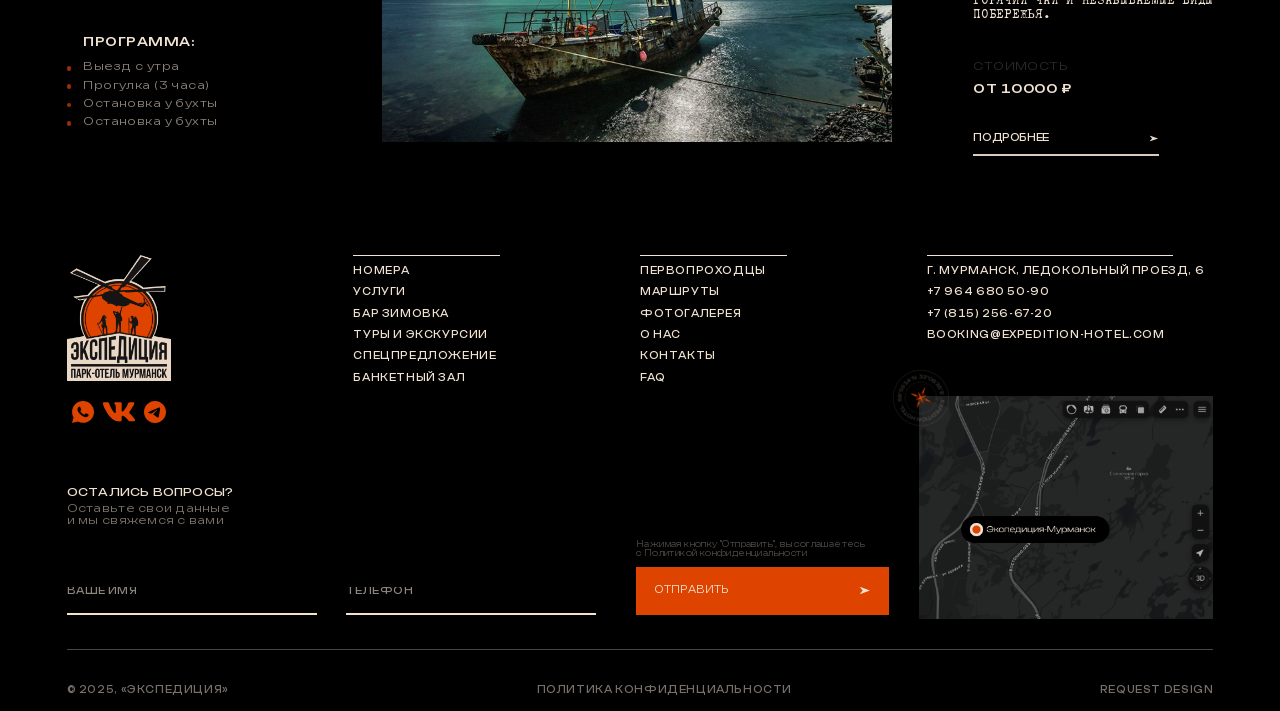
<file: pages/open.html>
<!DOCTYPE html>
<html lang="ru">
<head>
    <meta charset="UTF-8">
    <meta name="viewport" content="width=device-width, initial-scale=1.0">
    <title>Открой Арктику с "Экспедицией"</title>
    <link  rel="stylesheet" href="../styles/OpenStyle.css"/>
</head>
<body class="page page-contacts">
    <img src="../image/bg_texture.webp" alt="" class="page__texture" aria-hidden="true"> 

    <section class="hero hero--contacts">
    
        <div class="hero__inner">
            <img class="hero__frame-mobile" src="../image/frame-mobile.png" alt="" aria-hidden="true">         
            <img class="hero__bg-mobile" src="../image/open/hero__bg-mobile.png" alt="" aria-hidden="true">         
            <img class="hero__frame" src="../image/hero-frame.png" alt="" aria-hidden="true"> 
            <img class="hero__frame" src="../image/hero-frame.png" alt="" aria-hidden="true"> 
            <img class="hero__bg" src="../image/open/hero__bg.png" alt="" aria-hidden="true"> 
            <img class="hero__lines" src="../image/hero-lines.png" alt="" aria-hidden="true"> 
        </div>
        <div class="hero__content">
        <div class="site-header__top-blur" aria-hidden="true"></div>
        <header class="container site-header">

            <div class="site-header__mobile" aria-label="Мобильная навигация">
                <button class="site-header__mobile-btn" type="button" aria-label="Открыть календарь">
                <img class="site-header__mobile-btn1" src="../icons/Calendar.svg" alt="" aria-hidden="true">
                </button>

                <a href="#" class="site-header__mobile-logo" aria-label="На главную">
                <img src="../image/mainLogo.png" alt="Экспедиция — парк-отель Мурманск" class="site-header__mobile-logo-img">
                </a>

                <button class="site-header__mobile-btn" type="button" aria-label="Открыть меню" data-burger-open>
                <img class="site-header__mobile-btn2" src="../icons/Burger-menu.svg" alt="" aria-hidden="true">
                </button>
            </div>

            <div class="mobile-menu" hidden data-burger>
                <div class="mobile-menu__backdrop" data-burger-close></div>

                <div class="mobile-menu__panel" role="dialog" aria-modal="true" aria-label="Меню">
                    <div class="mobile-menu__top">
                    <button class="mobile-menu__icon" type="button" aria-label="Календарь">
                        <img class="mobile-menu__icon1" src="../icons/Calendar.svg" alt="" aria-hidden="true">
                    </button>

                    <a class="mobile-menu__logo" href="/" aria-label="На главную">
                        <img src="../image/mainLogo.png" alt="Экспедиция — парк-отель Мурманск">
                    </a>

                    <button class="mobile-menu__icon" type="button" aria-label="Закрыть меню" data-burger-close>
                        <img class="mobile-menu__icon2"src="../icons/Subtract-mobile.svg" alt="" aria-hidden="true">
                    </button>
                    </div>

                    <nav class="mobile-menu__nav" aria-label="Навигация">
                    <a class="mobile-menu__link mobile-menu__link1" href="#">Номера и цены</a>
                    <a class="mobile-menu__link mobile-menu__link2" href="#">Услуги</a>

                    <div class="mobile-menu__group">
                        <a class="mobile-menu__sublink" href="#">Проживание</a>
                        <a class="mobile-menu__sublink" href="#">Туры и экспедиции</a>
                        <a class="mobile-menu__sublink" href="#">Отдых и досуг</a>
                        <a class="mobile-menu__sublink" href="#">Автокемпинг</a>
                    </div>

                    <a class="mobile-menu__link mobile-menu__link3" href="#">Бар зимовка</a>
                    <a class="mobile-menu__link mobile-menu__link4" href="#">Банкетный зал</a>
                    <a class="mobile-menu__link mobile-menu__link5" href="#">О нас</a>
                    <a class="mobile-menu__link mobile-menu__link6" href="#">Контакты</a>
                    <a class="mobile-menu__link mobile-menu__link7" href="#">Первопроходцы севера</a>
                    <a class="mobile-menu__link mobile-menu__link8" href="#">Спецпредложение</a>
                    </nav>
                </div>
            </div>


            <div class="site-header__top">
                <div class="site-header__top-inner">
                    <div class="site-header__top--item site-header__top-left">
                        <div class="site-header__top-phone">
                            <a href="#" class="top-social" aria-label="Написать в WhatsApp" target="_blank" rel="noopener noreferrer">
                                <img src="../icons/WhatsApp.svg" alt="" aria-hidden="true" class="top-icon">
                            </a>
                            <a href="#" class="top-social" aria-label="Написать в Telegram" target="_blank" rel="noopener noreferrer">
                                <img src="../icons/Telegram.svg" alt="" aria-hidden="true" class="top-icon">
                            </a>
                            <a href="tel:+79646805090" class="top-social" aria-label="Позвонить: +7 964 680 50-90">
                                <span class="top-phone">+7 964 680 50-90</span>
                            </a>
                        </div>
                    
                        <div class="site-header__top-email">
                            <a href="mailto:booking@expedition-hotel.com" class="top-email-link" aria-label="Написать на почту booking@expedition-hotel.com">
                                <span class="top-phone">booking@expedition-hotel.com</span>
                            </a>

                            
                        </div>
                    </div>
                    <div class="site-header__top-center"> 
                        <a 
                            href="#" 
                            class="site-header__top-center-location"
                            target="_blank"
                            rel="noopener noreferrer"
                        >
                            <img class="top-icon" src="../icons/Location.svg" alt="" aria-hidden="true">
                            <span class="site-header__top-center-text">г. Мурманск, Ледокольный проезд, 6</span>
                        </a>
                    </div>
                    <div class="site-header__top-right">
                        <div class="site-header__top-language">
                            <a href="#" class="site-header__top-ru">RU</a>
                            <a href="#" class="site-header__top-en">EN</a>
                        </div>
                        <a href="#" class="site-header__top-book">
                            <span class="site-header__top-right-text">забронировать номер</span>
                            <img src="../icons/Arrow.svg" alt="" aria-hidden="true" class="top-icon" />
                        </a>
                    </div>
                </div>
            </div>
            
            <div class="site-header__nav">
                <nav class="site-header__menu" aria-label="Main menu">
                    <ul class="site-header__menu-list site-header__menu-list--left">
                        <li class="site-header__menu-item">
                            <a href="#" class="site-header__menu-link">номера и цены</a>
                        </li>
                        <li class="site-header__menu-item">
                            <a href="#" class="site-header__menu-link">банкетный зал</a>
                        </li>
                    </ul> 

                    <ul class="site-header__menu-list site-header__menu-list--center1">
                        <li class="site-header__menu-item">
                            <a href="#" class="site-header__menu-link">услуги</a>
                        </li>
                        <li class="site-header__menu-item">
                            <a href="#" class="site-header__menu-link">бар зимовка</a>
                        </li>
                    </ul> 

                    <a href="#" class="site-header__logo" aria-label="На главную">
                        <img src="../image/mainLogo.png" alt="Экспедиция — парк-отель Мурманск" class="site-header__logo-img">
                    </a>

                    <ul class="site-header__menu-list site-header__menu-list--center2">
                        <li class="site-header__menu-item">
                            <a href="#" class="site-header__menu-link">о нас</a>
                        </li>
                        <li class="site-header__menu-item">
                            <a href="#" class="site-header__menu-link">контакты</a>
                        </li>
                    </ul> 

                    <ul class="site-header__menu-list site-header__menu-list--right">
                        <li class="site-header__menu-item">
                            <a href="#" class="site-header__menu-link">первопроходцы севера</a>
                        </li>
                        <li class="site-header__menu-item">
                            <a href="#" class="site-header__menu-link">спецпредложение</a>
                        </li>
                    </ul> 
                    

                </nav>
            </div>
        </header>
       
        <div class="hero__wrap">
            <section class="excursion-hero" aria-label="Морская экскурсия">
                <div class="excursion-hero__content container">
                    <div class="excursion-hero__top">
                        <img class="excursion-hero__icon" src="../icons/main/main-way.svg" alt="" aria-hidden="true">
                        <img class="excursion-hero__icon-mobile" src="../image/main/mobile/main-mobile-hero-way.png" alt="" aria-hidden="true">
                        <div class="excursion-hero__note">
                            Путешествия по Кольскому полуострову — это возможность увидеть настоящий Север. Мы организуем туры и экскурсии для тех, кто хочет узнать заполярную природу, испытать северный драйв и прикоснуться к миру арктических приключений. От коротких прогулок до многодневных экспедиций — выбирайте свой формат                    
                        </div>

                    <div class="excursion-hero__title-wrap">
                        <div class="excursion-hero__title excursion-hero__title--offset" >открой</div>
                        <div class="excursion-hero__title excursion-hero__title-desktop" >
                            арктику с «экспедицией»
                        </div>
                        <div class="excursion-hero__title excursion-hero__title-mobile">
                            арктику<br>с «экспедицией»
                        </div>
                    </div>
                    </div>
                    <div class="hero__request"></div>
                </div>
            </section>
        </div>

    </section>

    <main class="excursion-main">

    <section class="excursion-section" aria-label="Морская экскурсия Териберка">
        <div class="excursion-section__inner container">

            <div class="excursion-section__title-wrap">
                <div class="excursion-section__title">териберка —</div>
                <div class="excursion-section__title excursion-section__title--offset excursion-section__title--offset-mobile1">
                    сердце <span class="excursion-section__title--offset-mobile1_1">арктики</span>
                </div>
            </div>

            <div class="excursion-section__badge">
                <img
                    class="excursion-section__badge-img"
                    src="../image/open/compass-badge.png"
                    alt=""
                    aria-hidden="true"
                >
            </div>

            <div class="excursion-section__content">
                <div class="excursion-section__left">
                    <div class="excursion-program">
                        <div class="excursion-program__title">программа:</div>
                        <ul class="excursion-program__list">
                            <li class="excursion-program__item">Трансфер из Мурманска</li>
                            <li class="excursion-program__item">Прогулка по побережью</li>
                            <li class="excursion-program__item">Обед в кафе</li>
                            <li class="excursion-program__item">Фотостопы</li>
                        </ul>
                    </div>
                </div>

                <div class="excursion-section__center">
                    <img
                        class="excursion-section__image"
                        src="../image/open/teriberka-preview.png"
                        alt="Морская экскурсия в Териберку"
                    >
                </div>

                <div class="excursion-section__right">
                    <div class="excursion-section__label">морская экскурсия</div>

                    <div class="excursion-section__text">
                        Посещение легендарной Териберки — места, где Арктика встречается с Баренцевым морем. Вас ждут скалы, водопады, китовые кости на берегу и вкуснейшие блюда из морепродуктов.
                    </div>

                    <div class="excursion-section__price-block">
                        <div class="excursion-section__price-label">стоимость</div>
                        <div class="excursion-section__price">от 6500 ₽</div>
                    </div>

                    <a href="#" class="excursion-section__link">
                        <span class="excursion-section__link-text">подробнее</span>
                        <img
                            src="../icons/Arrow.svg"
                            alt=""
                            aria-hidden="true"
                            class="excursion-section__link-arrow"
                        >
                    </a>
                </div>
            </div>

        </div>
    </section>

    <section class="excursion-section" aria-label="Морская экскурсия Териберка">
        <div class="excursion-section__inner container">

            <div class="excursion-section__title-wrap">
                <div class="excursion-section__title">сафари</div>
                <div class="excursion-section__title excursion-section__title--offset excursion-section__title--offset-mobile2">
                    на снегоходах
                </div>
            </div>

            <div class="excursion-section__badge">
                <img
                    class="excursion-section__badge-img"
                    src="../image/open/compass-badge.png"
                    alt=""
                    aria-hidden="true"
                >
            </div>

            <div class="excursion-section__content">
                <div class="excursion-section__left">
                    <div class="excursion-program">
                        <div class="excursion-program__title">программа:</div>
                        <ul class="excursion-program__list">
                            <li class="excursion-program__item">Инструктаж</li>
                            <li class="excursion-program__item">Катание (2 часа)</li>
                            <li class="excursion-program__item">Обед на локации</li>
                            <li class="excursion-program__item">Фотостопы</li>
                        </ul>
                    </div>
                </div>

                <div class="excursion-section__center">
                    <img
                        class="excursion-section__image"
                        src="../image/open/snowmobiles.png"
                        alt="Морская экскурсия в Териберку"
                    >
                </div>

                <div class="excursion-section__right">
                    <div class="excursion-section__label">активный тур</div>

                    <div class="excursion-section__text">
Для тех, кто ищет скорость и свободу. Маршрут проходит по снежным долинам и озёрным просторам Мурманской области. Опытный инструктор, экипировка и горячий чай у костра — всё включено.                    </div>

                    <div class="excursion-section__price-block">
                        <div class="excursion-section__price-label">стоимость</div>
                        <div class="excursion-section__price">от 9000 ₽</div>
                    </div>

                    <a href="#" class="excursion-section__link">
                        <span class="excursion-section__link-text">подробнее</span>
                        <img
                            src="../icons/Arrow.svg"
                            alt=""
                            aria-hidden="true"
                            class="excursion-section__link-arrow"
                        >
                    </a>
                </div>
            </div>

        </div>
    </section>

    <section class="excursion-section" aria-label="Морская экскурсия Териберка">
        <div class="excursion-section__inner container">

            <div class="excursion-section__title-wrap">
                <div class="excursion-section__title">охота</div>
                <div class="excursion-section__title excursion-section__title--offset excursion-section__title--offset-mobile3">
                    за сиянием
                </div>
            </div>

            <div class="excursion-section__badge">
                <img
                    class="excursion-section__badge-img"
                    src="../image/open/compass-badge.png"
                    alt=""
                    aria-hidden="true"
                >
            </div>

            <div class="excursion-section__content">
                <div class="excursion-section__left">
                    <div class="excursion-program">
                        <div class="excursion-program__title">программа:</div>
                        <ul class="excursion-program__list">
                            <li class="excursion-program__item">Выезд в 20:00</li>
                            <li class="excursion-program__item">Поиск сияния с гидом</li>
                            <li class="excursion-program__item">Фотосессия</li>
                            <li class="excursion-program__item">Возвращение к полуночи</li>
                        </ul>
                    </div>
                </div>

                <div class="excursion-section__center">
                    <img
                        class="excursion-section__image"
                        src="../image/open/glow.png"
                        alt="Морская экскурсия в Териберку"
                    >
                </div>

                <div class="excursion-section__right">
                    <div class="excursion-section__label">вечерний тур</div>

                    <div class="excursion-section__text">
Ночь под арктическим небом — шанс увидеть одно из главных чудес природы. Мы отвезём вас вдали от городских огней и поможем запечатлеть сияние на камеру.                    </div>

                    <div class="excursion-section__price-block">
                        <div class="excursion-section__price-label">стоимость</div>
                        <div class="excursion-section__price">от 7500 ₽</div>
                    </div>

                    <a href="#" class="excursion-section__link">
                        <span class="excursion-section__link-text">подробнее</span>
                        <img
                            src="../icons/Arrow.svg"
                            alt=""
                            aria-hidden="true"
                            class="excursion-section__link-arrow"
                        >
                    </a>
                </div>
            </div>

        </div>
    </section>

    <section class="excursion-section" aria-label="Морская экскурсия Териберка">
        <div class="excursion-section__inner container">

            <div class="excursion-section__title-wrap">
                <div class="excursion-section__title">кольские</div>
                <div class="excursion-section__title excursion-section__title--offset excursion-section__title--offset-mobile4">
                    водопады
                </div>
            </div>

            <div class="excursion-section__badge">
                <img
                    class="excursion-section__badge-img"
                    src="../image/open/compass-badge.png"
                    alt=""
                    aria-hidden="true"
                >
            </div>

            <div class="excursion-section__content">
                <div class="excursion-section__left">
                    <div class="excursion-program">
                        <div class="excursion-program__title">программа:</div>
                        <ul class="excursion-program__list">
                            <li class="excursion-program__item">Дневной выезд</li>
                            <li class="excursion-program__item">Пешая прогулка</li>
                            <li class="excursion-program__item">Фотостопы</li>
                            <li class="excursion-program__item">Обед на природе</li>
                        </ul>
                    </div>
                </div>

                <div class="excursion-section__center">
                    <img
                        class="excursion-section__image"
                        src="../image/open/waterfall.png"
                        alt="Морская экскурсия в Териберку"
                    >
                </div>

                <div class="excursion-section__right">
                    <div class="excursion-section__label">природный тур</div>

                    <div class="excursion-section__text">
Маршрут проходит по самым живописным местам Кольского полуострова: водопад Мельничный, ущелье реки Шуонийок и панорамные виды тундры. Идеально для любителей природы и фотографов.                    </div>

                    <div class="excursion-section__price-block">
                        <div class="excursion-section__price-label">стоимость</div>
                        <div class="excursion-section__price">от 6000 ₽</div>
                    </div>

                    <a href="#" class="excursion-section__link">
                        <span class="excursion-section__link-text">подробнее</span>
                        <img
                            src="../icons/Arrow.svg"
                            alt=""
                            aria-hidden="true"
                            class="excursion-section__link-arrow"
                        >
                    </a>
                </div>
            </div>

        </div>
    </section>

    <section class="excursion-section" aria-label="Морская экскурсия Териберка">
        <div class="excursion-section__inner container">

            <div class="excursion-section__title-wrap">
                <div class="excursion-section__title">саамская</div>
                <div class="excursion-section__title excursion-section__title--offset excursion-section__title--offset-mobile5">
                    деревня
                </div>
            </div>

            <div class="excursion-section__badge">
                <img
                    class="excursion-section__badge-img"
                    src="../image/open/compass-badge.png"
                    alt=""
                    aria-hidden="true"
                >
            </div>

            <div class="excursion-section__content">
                <div class="excursion-section__left">
                    <div class="excursion-program">
                        <div class="excursion-program__title">программа:</div>
                        <ul class="excursion-program__list">
                            <li class="excursion-program__item">Трансфер</li>
                            <li class="excursion-program__item">Экскурсия</li>
                            <li class="excursion-program__item">Фотосессия</li>
                            <li class="excursion-program__item">Обед</li>
                        </ul>
                    </div>
                </div>

                <div class="excursion-section__center">
                    <img
                        class="excursion-section__image"
                        src="../image/open/village.png"
                        alt="Морская экскурсия в Териберку"
                    >
                </div>

                <div class="excursion-section__right">
                    <div class="excursion-section__label">этно тур</div>

                    <div class="excursion-section__text">
Познакомьтесь с культурой коренных народов Севера. Вас ждёт экскурсия 
по стойбищу, кормление оленей 
и дегустация блюд национальной кухни.                    </div>

                    <div class="excursion-section__price-block">
                        <div class="excursion-section__price-label">стоимость</div>
                        <div class="excursion-section__price">от 5500 ₽</div>
                    </div>

                    <a href="#" class="excursion-section__link">
                        <span class="excursion-section__link-text">подробнее</span>
                        <img
                            src="../icons/Arrow.svg"
                            alt=""
                            aria-hidden="true"
                            class="excursion-section__link-arrow"
                        >
                    </a>
                </div>
            </div>

        </div>
    </section>

    <section class="excursion-section" aria-label="Морская экскурсия Териберка">
        <div class="excursion-section__inner container">

            <div class="excursion-section__title-wrap">
                <div class="excursion-section__title">прогулка</div>
                <div class="excursion-section__title excursion-section__title--offset excursion-section__title--offset-mobile6">
                    к китам
                </div>
            </div>

            <div class="excursion-section__badge">
                <img
                    class="excursion-section__badge-img"
                    src="../image/open/compass-badge.png"
                    alt=""
                    aria-hidden="true"
                >
            </div>

            <div class="excursion-section__content">
                <div class="excursion-section__left">
                    <div class="excursion-program">
                        <div class="excursion-program__title">программа:</div>
                        <ul class="excursion-program__list">
                            <li class="excursion-program__item">Выезд с утра</li>
                            <li class="excursion-program__item">Прогулка (3 часа)</li>
                            <li class="excursion-program__item">Остановка у бухты</li>
                            <li class="excursion-program__item">Остановка у бухты</li>
                        </ul>
                    </div>
                </div>

                <div class="excursion-section__center">
                    <img
                        class="excursion-section__image"
                        src="../image/open/teriberka-preview.png"
                        alt="Морская экскурсия в Териберку"
                    >
                </div>

                <div class="excursion-section__right">
                    <div class="excursion-section__label">Морская экспедиция</div>

                    <div class="excursion-section__text">
Настоящее арктическое приключение! Выход в море на катере, наблюдение за китами и морскими птицами, горячий чай и незабываемые виды побережья.                    </div>

                    <div class="excursion-section__price-block">
                        <div class="excursion-section__price-label">стоимость</div>
                        <div class="excursion-section__price">от 10000 ₽</div>
                    </div>

                    <a href="#" class="excursion-section__link">
                        <span class="excursion-section__link-text">подробнее</span>
                        <img
                            src="../icons/Arrow.svg"
                            alt=""
                            aria-hidden="true"
                            class="excursion-section__link-arrow"
                        >
                    </a>
                </div>
            </div>

        </div>
    </section>

    
    </main>
     
    <footer class="site-footer">
            <div class="site-footer-mobile">
                    <a href="#" class="site-footer__top-logo" aria-label="На главную">
                        <img src="../image/mainLogo.png" alt="Экспедиция — парк-отель Мурманск" class="site-footer-img">
                    </a>

                    <div class="site-footer-mobile-social">
                            <a 
                            href="#" 
                            class="site-footer-mobile-icon"
                            target="_blank"
                            rel="noopener noreferrer"
                            aria-label="Написать в WhatsApp"
                            >
                            <img class="site-footer-mobile-icon-img" src="../icons/WhatsApp2.svg" alt="">
                            </a>

                            <a 
                            href="#" 
                            class="site-footer-mobile-icon"
                            target="_blank"
                            rel="noopener noreferrer"
                            aria-label="Написать в Вконтакте"
                            >
                            <img class="site-footer-mobile-icon-img site-footer-mobile-icon-img--vk" src="../icons/VK.svg" alt="">
                            </a>

                             <a 
                            href="#" 
                            class="site-footer-mobile-icon"
                            target="_blank"
                            rel="noopener noreferrer"
                            aria-label="Написать в Telegram"
                            >
                            <img class="site-footer-mobile-icon-img" src="../icons/Telegram2.svg" alt="">
                            </a>
                    </div>

                    <ul class="site-footer__top-list site-footer-mobile-list1">
                            <li class="site-footer__top-link">г. Мурманск, Ледокольный проезд, 6</li>
                            <li class="site-footer__top-link">+7 964 680 50-90</li>
                            <li class="site-footer__top-link">+7 (815) 256-67-20</li>
                            <li class="site-footer__top-link">booking@expedition-hotel.com</li> 
                    </ul>

                    <nav class="site-footer-mobile-nav">
                            <ul class="site-footer__top-list site-footer__top-list2">
                                <li class="site-footer__top-item"><a href="#" class="site-footer__top-link">Номера</a></li>
                                <li class="site-footer__top-item"><a href="#" class="site-footer__top-link">Услуги</a></li>
                                <li class="site-footer__top-item"><a href="#" class="site-footer__top-link">Бар зимовка</a></li>
                                <li class="site-footer__top-item"><a href="#" class="site-footer__top-link">Туры и экскурсии</a></li>
                                <li class="site-footer__top-item"><a href="#" class="site-footer__top-link">Спецпредложение</a></li>
                                <li class="site-footer__top-item"><a href="#" class="site-footer__top-link">Банкетный зал</a></li>
                            </ul>

                            <ul class="site-footer__top-list site-footer__top-list3">
                                <li class="site-footer__top-item"><a href="#" class="site-footer__top-link">Первопроходцы</a></li>
                                <li class="site-footer__top-item"><a href="#" class="site-footer__top-link">Маршруты</a></li>
                                <li class="site-footer__top-item"><a href="#" class="site-footer__top-link">Фотогалерея</a></li>
                                <li class="site-footer__top-item"><a href="#" class="site-footer__top-link">О нас</a></li>
                                <li class="site-footer__top-item"><a href="#" class="site-footer__top-link">Контакты</a></li>
                                <li class="site-footer__top-item"><a href="#" class="site-footer__top-link">FAQ</a></li>
                            </ul>
                    </nav>
                    
                    
                    <div class="site-footer-mobile-map">
                            <img class="site-footer__map" src="../image//footer-mobile-map.png" alt="Местоположение отеля на карте">
                    </div>

                    <div class="site-footer__middle-left-questions site-footer-mobile-questions">
                            <p class="site-footer__middle-left-title site-footer-mobile-title">Остались вопросы?</p>
                            <p class="site-footer__middle-left-text site-footer-mobile-text">Оставьте свои данные<br>и мы свяжемся с вами</p>
                    </div>

                    <div class="site-footer-mobile-request">
                        <section class="feedback-mobile" aria-label="Форма обратной связи">
                            <form class="feedback-mobile__form" action="#" method="post">
                            <div class="feedback-mobile__field">
                                <input
                                class="feedback-mobile__input"
                                id="feedback-name-mobile"
                                name="name"
                                type="text"
                                placeholder="Ваше имя"
                                autocomplete="name"
                                >
                            </div>

                            <div class="feedback-mobile__field">
                                <input
                                class="feedback-mobile__input"
                                id="feedback-phone-mobile"
                                name="phone"
                                type="tel"
                                placeholder="Телефон"
                                autocomplete="tel"
                                >
                            </div>

                            <p class="feedback-mobile__policy">
                                Нажимая кнопку "Отправить", вы соглашаетесь с Политикой конфиденциальности
                            </p>

                            <button class="feedback-mobile__button" type="submit">
                                <span class="feedback-mobile__button-text">Отправить</span>
                                <img
                                src="../icons/main/main-switch-btn-right.svg"
                                alt=""
                                aria-hidden="true"
                                class="feedback-mobile__button-arrow"
                                >
                            </button>
                            </form>
                        </section>
                    </div>

                    <div class="site-footer__down">
                        <div class="site-footer__down-left">
                            <p>© 2025, «экспедиция»</p>
                        </div>
                        <div class="site-footer__down-center">
                            <p><a href="#" class="site-footer__down-link">политика конфиденциальности</a></p>
                        </div>
                        <div class="site-footer__down-right">
                            <p><a href="#" class="site-footer__down-link">Request design</a></p>
                        </div>

                                   
                              
                </div>
                </div>
            </div>


            <div class="container site-footer__inner">
                <div class="site-footer__top">
                    <nav class="site-footer__top-nav">
                    <a href="/" class="site-footer__top-logo" aria-label="На главную">
                        <img src="../image/mainLogo.png" alt="Экспедиция — парк-отель Мурманск" class="site-footer-img">
                    </a>
                    <div class="site-footer__top-left-nav">
                        <ul class="site-footer__top-list">
                            <li class="site-footer__top-item"><a href="#" class="site-footer__top-link">Номера</a></li>
                            <li class="site-footer__top-item"><a href="#" class="site-footer__top-link">Услуги</a></li>
                            <li class="site-footer__top-item"><a href="#" class="site-footer__top-link">Бар зимовка</a></li>
                            <li class="site-footer__top-item"><a href="#" class="site-footer__top-link">Туры и экскурсии</a></li>
                            <li class="site-footer__top-item"><a href="#" class="site-footer__top-link">Спецпредложение</a></li>
                            <li class="site-footer__top-item"><a href="#" class="site-footer__top-link">Банкетный зал</a></li>
                        </ul>
                    </div>
                    <div class="site-footer__top-center-nav">
                        <ul class="site-footer__top-list">
                            <li class="site-footer__top-item"><a href="#" class="site-footer__top-link">Первопроходцы</a></li>
                            <li class="site-footer__top-item"><a href="#" class="site-footer__top-link">Маршруты</a></li>
                            <li class="site-footer__top-item"><a href="#" class="site-footer__top-link">Фотогалерея</a></li>
                            <li class="site-footer__top-item"><a href="#" class="site-footer__top-link">О нас</a></li>
                            <li class="site-footer__top-item"><a href="#" class="site-footer__top-link">Контакты</a></li>
                            <li class="site-footer__top-item"><a href="#" class="site-footer__top-link">FAQ</a></li>
                        </ul>
                    </div>
                    <div class="site-footer__top-right-nav">
                        <ul class="site-footer__top-list">
                            <li class="site-footer__top-link">г. Мурманск, Ледокольный проезд, 6</li>
                            <li class="site-footer__top-link">+7 964 680 50-90</li>
                            <li class="site-footer__top-link">+7 (815) 256-67-20</li>
                            <li class="site-footer__top-link">booking@expedition-hotel.com</li> 
                        </ul>
                    </div>
                    </nav>                  

                
                <div class="site-footer__middle">
                    <div class="site-footer__middle-left">
                        <div class="site-footer__middle-left-social">
                            <a 
                            href="#" 
                            class="site-footer__middle-left-icon"
                            target="_blank"
                            rel="noopener noreferrer"
                            aria-label="Написать в WhatsApp"
                            >
                            <img class="site-footer__middle-left-icon-img" src="../icons/WhatsApp2.svg" alt="">
                            </a>

                            <a 
                            href="#" 
                            class="site-footer__middle-left-icon"
                            target="_blank"
                            rel="noopener noreferrer"
                            aria-label="Написать в Вконтакте"
                            >
                            <img class="site-footer__middle-left-icon-img site-footer__middle-left-icon-img--vk" src="../icons/VK.svg" alt="">
                            </a>

                             <a 
                            href="#" 
                            class="site-footer__middle-left-icon"
                            target="_blank"
                            rel="noopener noreferrer"
                            aria-label="Написать в Telegram"
                            >
                            <img class="site-footer__middle-left-icon-img" src="../icons/Telegram2.svg" alt="">
                            </a>
                        </div>
                           
                        <div class="site-footer__middle-left-questions">
                            <p class="site-footer__middle-left-title">Остались вопросы?</p>
                            <p class="site-footer__middle-left-text">Оставьте свои данные<br>и мы свяжемся с вами</p>
                        </div>
                           
                        <div class="site-footer__middle-left-request">
                            <section class="feedback" aria-label="Форма обратной связи">
                                <div class="feedback__inner">
                                    <form class="feedback__form" action="#" method="post">
                                    <div class="feedback__fields">
                                        <div class="feedback__field">
                                        <input
                                            class="feedback__input"
                                            id="feedback-name"
                                            name="name"
                                            type="text"
                                            placeholder="Ваше имя"
                                            autocomplete="name"
                                        >
                                        </div>

                                        <div class="feedback__field">
                                        <input
                                            class="feedback__input"
                                            id="feedback-phone"
                                            name="phone"
                                            type="tel"
                                            placeholder="Телефон"
                                            autocomplete="tel"
                                        >
                                        </div>
                                    </div>

                                    <div class="feedback__submit-block">
                                        <p class="feedback__policy">
                                        Нажимая кнопку "Отправить", вы соглашаетесь<br> 
                                        с Политикой конфиденциальности
                                        </p>

                                        <button class="feedback__button" type="submit">
                                        <span class="feedback__button-text">Отправить</span>
                                        <img
                                            src="../icons/main/main-switch-btn-right.svg"
                                            alt=""
                                            aria-hidden="true"
                                            class="special-offer__link-arrow"
                                        >
                                        </button>
                                    </div>
                                    </form>
                                </div>
                                </section>

                        </div>
                    </div>
                    <div class="site-footer__middle-right">
                        <div class="site-footer__middle-right-map">
                            <img class="site-footer__map" src="../image/footer-map.png" alt="Местоположение отеля на карте">
                            <img class="site-footer__map-badge" src="../image/footer-compass.png" alt="" aria-hidden="true">
                            </div>
                    </div>
                </div>
                <div class="site-footer__down">
                    <div class="site-footer__down-inner">
                        <div class="site-footer__down-left">
                            <p>© 2025, «экспедиция»</p>
                        </div>
                        <div class="site-footer__down-center">
                            <p><a href="#" class="site-footer__down-link">политика конфиденциальности</a></p>
                        </div>
                        <div class="site-footer__down-right">
                            <p><a href="#" class="site-footer__down-link">Request design</a></p>
                        </div>

                    </div>
                </div>
            </div>
            </div>
    </footer>


<script>
  const menu = document.querySelector('[data-burger]');
  const panel = document.querySelector('.mobile-menu__panel');
  const openBtn = document.querySelector('[data-burger-open]');
  const closeEls = document.querySelectorAll('[data-burger-close]');

  let scrollY = 0;

  function preventScroll(e) {
    if (panel && panel.contains(e.target)) return;
    e.preventDefault();
  }

  function openMenu(){
    scrollY = window.scrollY || 0;
    menu.hidden = false;

    document.body.classList.add('is-menu-open');
    document.body.style.top = `-${scrollY}px`;

    document.addEventListener('touchmove', preventScroll, { passive: false });
  }

  function closeMenu(){
    menu.hidden = true;

    document.body.classList.remove('is-menu-open');
    document.removeEventListener('touchmove', preventScroll);

    const y = Math.abs(parseInt(document.body.style.top || '0', 10));
    document.body.style.top = '';
    window.scrollTo(0, y);
  }

  openBtn?.addEventListener('click', openMenu);
  closeEls.forEach(el => el.addEventListener('click', closeMenu));

  document.addEventListener('keydown', (e) => {
    if(e.key === 'Escape' && !menu.hidden) closeMenu();
  });

  document.addEventListener('DOMContentLoaded', () => {
  const forms = document.querySelectorAll('form');

  forms.forEach(form => {
    form.addEventListener('submit', (event) => {
      event.preventDefault();
      alert('Форма отправлена!');
    });
  });
});

</script>  
    
</body>
</html>
</file>
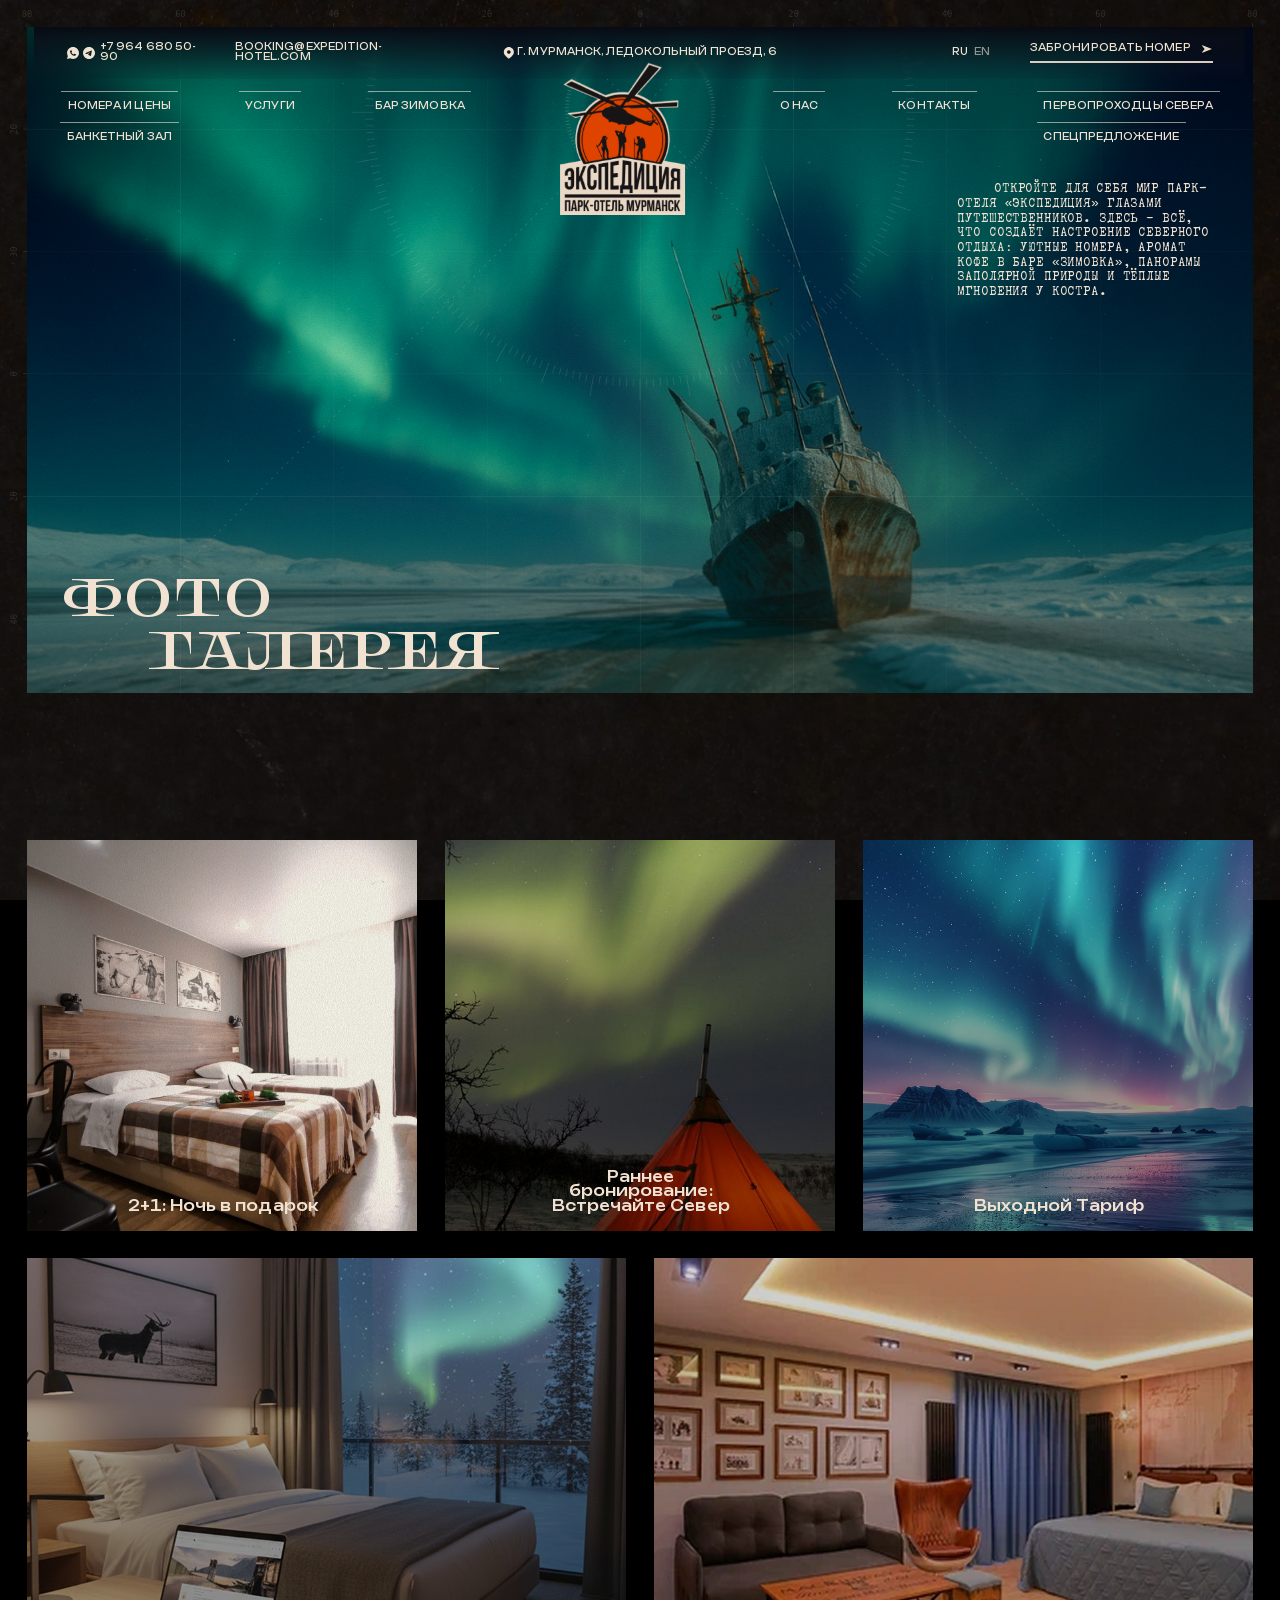
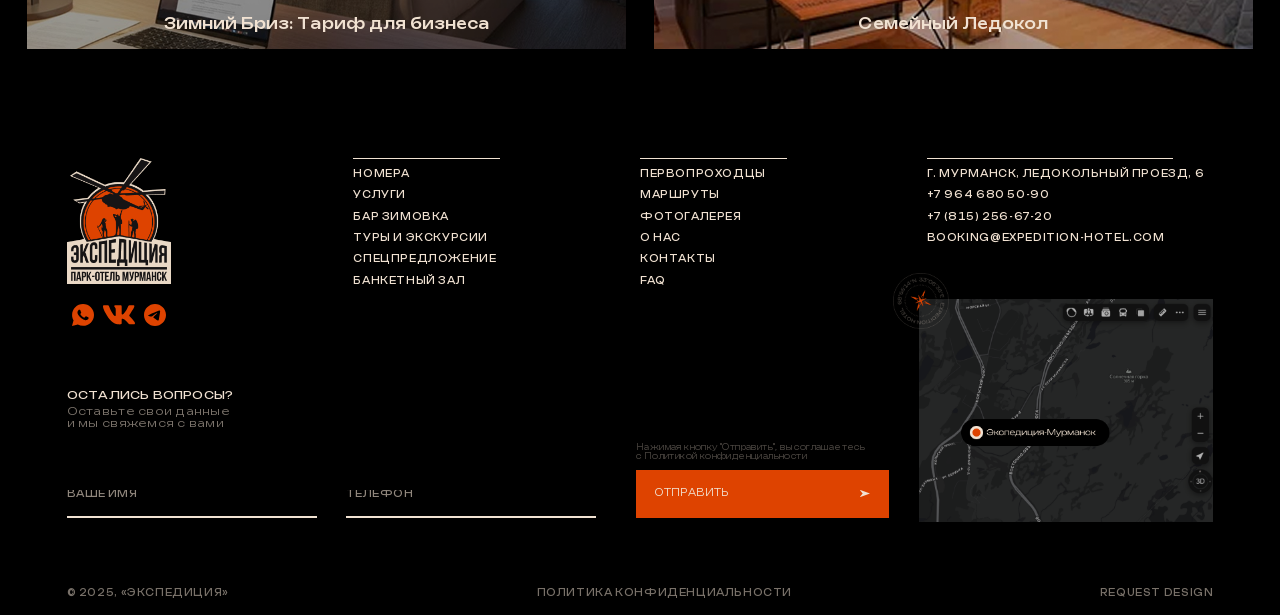
<file: pages/photo-gallery-1.html>
<!DOCTYPE html>
<html lang="ru">
<head>
    <meta charset="UTF-8">
    <meta name="viewport" content="width=device-width, initial-scale=1.0">
    <title>Фотогалерея 1</title>
    <link  rel="stylesheet" href="../styles/MainStyle.css" />
    <link rel="stylesheet" href="../styles/fancy.css" />
</head>
<body class="page">
<img src="../image/cook-bg-mob.png" alt="" class="page__texture cook mob" aria-hidden="true">
<img src="../image/bg_texture.webp" alt="" class="page__texture cook desk" aria-hidden="true">


<section class="hero cook">

    <div class="hero__background">
        <img class="hero__frame-mobile" src="../image/main/mobile/main-mobile-hero-lines.png" alt="" aria-hidden="true">
        <img class="hero__bg-mobile" src="../image/photo-gallery1-mob.png" alt="" aria-hidden="true">
        <img class="hero__frame" src="../image/hero-frame.png" alt="" aria-hidden="true">
        <img class="hero__bg" src="../image/photo-gallery1.png" alt="" aria-hidden="true">
        <img class="hero__lines" src="../image/hero-lines.png" alt="" aria-hidden="true">
    </div>

    <div class="hero__content">
        <header class="container site-header">

            <div class="site-header__mobile" aria-label="Мобильная навигация">
                <button class="site-header__mobile-btn" type="button" aria-label="Открыть календарь">
                    <img class="site-header__mobile-btn1" src="../icons/Calendar.svg" alt="" aria-hidden="true">
                </button>

                <a href="#" class="site-header__mobile-logo" aria-label="На главную">
                    <img src="../image/mainLogo.png" alt="Экспедиция — парк-отель Мурманск" class="site-header__mobile-logo-img">
                </a>

                <button class="site-header__mobile-btn" type="button" aria-label="Открыть меню" data-burger-open>
                    <img class="site-header__mobile-btn2" src="../icons/Burger-menu.svg" alt="" aria-hidden="true">
                </button>
            </div>

            <div class="mobile-menu" hidden data-burger>
                <div class="mobile-menu__backdrop" data-burger-close></div>

                <div class="mobile-menu__panel" role="dialog" aria-modal="true" aria-label="Меню">
                    <div class="mobile-menu__top">
                        <button class="mobile-menu__icon" type="button" aria-label="Календарь">
                            <img class="mobile-menu__icon1" src="../icons/Calendar.svg" alt="" aria-hidden="true">
                        </button>

                        <a class="mobile-menu__logo" href="/" aria-label="На главную">
                            <img src="../image/mainLogo.png" alt="Экспедиция — парк-отель Мурманск">
                        </a>

                        <button class="mobile-menu__icon" type="button" aria-label="Закрыть меню" data-burger-close>
                            <img class="mobile-menu__icon2" src="../icons/Subtract-mobile.svg" alt="" aria-hidden="true">
                        </button>
                    </div>

                    <nav class="mobile-menu__nav" aria-label="Навигация">
                        <a class="mobile-menu__link mobile-menu__link1" href="#">Номера и цены</a>
                        <a class="mobile-menu__link mobile-menu__link2" href="#">Услуги</a>

                        <div class="mobile-menu__group">
                            <a class="mobile-menu__sublink" href="#">Проживание</a>
                            <a class="mobile-menu__sublink" href="#">Туры и экспедиции</a>
                            <a class="mobile-menu__sublink" href="#">Отдых и досуг</a>
                            <a class="mobile-menu__sublink" href="#">Автокемпинг</a>
                        </div>

                        <a class="mobile-menu__link mobile-menu__link3" href="#">Бар зимовка</a>
                        <a class="mobile-menu__link mobile-menu__link4" href="#">Банкетный зал</a>
                        <a class="mobile-menu__link mobile-menu__link5" href="#">О нас</a>
                        <a class="mobile-menu__link mobile-menu__link6" href="#">Контакты</a>
                        <a class="mobile-menu__link mobile-menu__link7" href="#">Первопроходцы севера</a>
                        <a class="mobile-menu__link mobile-menu__link8" href="#">Спецпредложение</a>
                    </nav>
                </div>
            </div>


            <div class="site-header__top">
                <div class="site-header__top-inner">
                    <div class="site-header__top-left">
                        <div class="site-header__top-phone">
                            <a href="#" class="top-social" aria-label="Написать в WhatsApp" target="_blank" rel="noopener noreferrer">
                                <img src="../icons/WhatsApp.svg" alt="" aria-hidden="true" class="top-icon">
                            </a>
                            <a href="#" class="top-social" aria-label="Написать в Telegram" target="_blank" rel="noopener noreferrer">
                                <img src="../icons/Telegram.svg" alt="" aria-hidden="true" class="top-icon">
                            </a>
                            <a href="tel:+79646805090" class="top-social" aria-label="Позвонить: +7 964 680 50-90">
                                <span class="top-phone">+7 964 680 50-90</span>
                            </a>
                        </div>

                        <div class="site-header__top-email">
                            <a href="mailto:booking@expedition-hotel.com" class="top-email-link" aria-label="Написать на почту booking@expedition-hotel.com">
                                <span class="top-phone">booking@expedition-hotel.com</span>
                            </a>


                        </div>
                    </div>
                    <div class="site-header__top-center">
                        <a
                                href="#"
                                class="site-header__top-center-location"
                                target="_blank"
                                rel="noopener noreferrer"
                        >
                            <img class="top-icon" src="../icons/Location.svg" alt="" aria-hidden="true">
                            <span class="site-header__top-center-text">г. Мурманск, Ледокольный проезд, 6</span>
                        </a>
                    </div>
                    <div class="site-header__top-right">
                        <div class="site-header__top-language">
                            <a href="#" class="site-header__top-ru">RU</a>
                            <a href="#" class="site-header__top-en">EN</a>
                        </div>
                        <a href="#" class="site-header__top-book">
                            <span class="site-header__top-right-text">забронировать номер</span>
                            <img src="../icons/Arrow.svg" alt="" aria-hidden="true" class="top-icon" />
                        </a>
                    </div>
                </div>
            </div>

            <div class="site-header__nav">
                <nav class="site-header__menu" aria-label="Main menu">
                    <ul class="site-header__menu-list site-header__menu-list--left">
                        <li class="site-header__menu-item">
                            <a href="#" class="site-header__menu-link">номера и цены</a>
                        </li>
                        <li class="site-header__menu-item">
                            <a href="#" class="site-header__menu-link">банкетный зал</a>
                        </li>
                    </ul>

                    <ul class="site-header__menu-list site-header__menu-list--center1">
                        <li class="site-header__menu-item">
                            <a href="#" class="site-header__menu-link">услуги</a>
                        </li>
                        <li class="site-header__menu-item">
                            <a href="#" class="site-header__menu-link">бар зимовка</a>
                        </li>
                    </ul>

                    <a href="#" class="site-header__logo" aria-label="На главную">
                        <img src="../image/mainLogo.png" alt="Экспедиция — парк-отель Мурманск" class="site-header__logo-img">
                    </a>

                    <ul class="site-header__menu-list site-header__menu-list--center2">
                        <li class="site-header__menu-item">
                            <a href="#" class="site-header__menu-link">о нас</a>
                        </li>
                        <li class="site-header__menu-item">
                            <a href="#" class="site-header__menu-link">контакты</a>
                        </li>
                    </ul>

                    <ul class="site-header__menu-list site-header__menu-list--right">
                        <li class="site-header__menu-item">
                            <a href="#" class="site-header__menu-link">первопроходцы севера</a>
                        </li>
                        <li class="site-header__menu-item">
                            <a href="#" class="site-header__menu-link">спецпредложение</a>
                        </li>
                    </ul>


                </nav>
            </div>
        </header>

        <div class="hero__body pg">
            <div class="hero__decorations">
                <p class="hero__decorations-text">
                    Откройте для себя мир Парк-отеля «Экспедиция» глазами путешественников. Здесь — всё, что создаёт
                    настроение северного отдыха: уютные номера, аромат кофе в баре «Зимовка», панорамы заполярной
                    природы и тёплые мгновения у костра.
                </p>

                <p class="hero__decorations-text-mobile">
                    <span class="hero__decorations-text-offset-mobile">Откройте для себя мир Парк-отеля</span><br>
                     «Экспедиция» глазами путешественников. Здесь — всё, что создаёт
                    настроение северного отдыха: уютные номера, аромат кофе в баре «Зимовка», панорамы заполярной
                    природы и тёплые мгновения у костра.
                </p>
            </div>
            <div class="hero__title">
                <div class="hero__title-text offers">
                    <div>фото</div>
                    <div>галерея</div>
                </div>
            </div>
            <div class="hero__request">

            </div>
        </div>

    </div>
</section>

<main>
    <section class="offers-section">
        <div class="offers-section-grid">
            <a data-fancybox="pg" href="../image/offer1.png" class="offers-section-item">
                <img src="../image/offer1.png" alt="" class="offers-section-item-bg">
                <div class="offers-section-item-text">2+1: Ночь в подарок</div>
            </a>
            <a data-fancybox="pg" href="../image/offer2.png" class="offers-section-item">
                <img src="../image/offer2.png" alt="" class="offers-section-item-bg">
                <div class="offers-section-item-text">Раннее бронирование: Встречайте Север</div>
            </a>
            <a data-fancybox="pg" href="../image/offer3.png" class="offers-section-item">
                <img src="../image/offer3.png" alt="" class="offers-section-item-bg">
                <div class="offers-section-item-text">Выходной Тариф</div>
            </a>
            <a data-fancybox="pg" href="../image/offer4.png" class="offers-section-item big-desk">
                <img src="../image/offer4.png" alt="" class="offers-section-item-bg">
                <div class="offers-section-item-text">Зимний Бриз: Тариф для бизнеса</div>
            </a>
            <a data-fancybox="pg" href="../image/offer5.png" class="offers-section-item big-desk big-mob">
                <img src="../image/offer5.png" alt="" class="offers-section-item-bg">
                <div class="offers-section-item-text">Семейный Ледокол</div>
            </a>
        </div>
    </section>
</main>

<footer class="site-footer">
    <div class="site-footer-mobile">
        <a href="#" class="site-footer__top-logo" aria-label="На главную">
            <img src="../image/mainLogo.png" alt="Экспедиция — парк-отель Мурманск" class="site-footer-img">
        </a>

        <div class="site-footer-mobile-social">
            <a
                    href="#"
                    class="site-footer-mobile-icon"
                    target="_blank"
                    rel="noopener noreferrer"
                    aria-label="Написать в WhatsApp"
            >
                <img class="site-footer-mobile-icon-img" src="../icons/WhatsApp2.svg" alt="">
            </a>

            <a
                    href="#"
                    class="site-footer-mobile-icon"
                    target="_blank"
                    rel="noopener noreferrer"
                    aria-label="Написать в Вконтакте"
            >
                <img class="site-footer-mobile-icon-img site-footer-mobile-icon-img--vk" src="../icons/VK.svg" alt="">
            </a>

            <a
                    href="#"
                    class="site-footer-mobile-icon"
                    target="_blank"
                    rel="noopener noreferrer"
                    aria-label="Написать в Telegram"
            >
                <img class="site-footer-mobile-icon-img" src="../icons/Telegram2.svg" alt="">
            </a>
        </div>

        <ul class="site-footer__top-list site-footer-mobile-list1">
            <li class="site-footer__top-link">г. Мурманск, Ледокольный проезд, 6</li>
            <li class="site-footer__top-link">+7 964 680 50-90</li>
            <li class="site-footer__top-link">+7 (815) 256-67-20</li>
            <li class="site-footer__top-link">booking@expedition-hotel.com</li>
        </ul>

        <nav class="site-footer-mobile-nav">
            <ul class="site-footer__top-list site-footer__top-list2">
                <li class="site-footer__top-item"><a href="#" class="site-footer__top-link">Номера</a></li>
                <li class="site-footer__top-item"><a href="#" class="site-footer__top-link">Услуги</a></li>
                <li class="site-footer__top-item"><a href="#" class="site-footer__top-link">Бар зимовка</a></li>
                <li class="site-footer__top-item"><a href="#" class="site-footer__top-link">Туры и экскурсии</a></li>
                <li class="site-footer__top-item"><a href="#" class="site-footer__top-link">Спецпредложение</a></li>
                <li class="site-footer__top-item"><a href="#" class="site-footer__top-link">Банкетный зал</a></li>
            </ul>

            <ul class="site-footer__top-list site-footer__top-list3">
                <li class="site-footer__top-item"><a href="#" class="site-footer__top-link">Первопроходцы</a></li>
                <li class="site-footer__top-item"><a href="#" class="site-footer__top-link">Маршруты</a></li>
                <li class="site-footer__top-item"><a href="#" class="site-footer__top-link">Фотогалерея</a></li>
                <li class="site-footer__top-item"><a href="#" class="site-footer__top-link">О нас</a></li>
                <li class="site-footer__top-item"><a href="#" class="site-footer__top-link">Контакты</a></li>
                <li class="site-footer__top-item"><a href="#" class="site-footer__top-link">FAQ</a></li>
            </ul>
        </nav>


        <div class="site-footer-mobile-map">
            <img class="site-footer__map" src="../image//footer-mobile-map.png" alt="Местоположение отеля на карте">
        </div>

        <div class="site-footer__middle-left-questions site-footer-mobile-questions">
            <p class="site-footer__middle-left-title site-footer-mobile-title">Остались вопросы?</p>
            <p class="site-footer__middle-left-text site-footer-mobile-text">Оставьте свои данные<br>и мы свяжемся с вами</p>
        </div>

        <div class="site-footer-mobile-request">
            <section class="feedback-mobile" aria-label="Форма обратной связи">
                <form class="feedback-mobile__form" action="#" method="post">
                    <div class="feedback-mobile__field">
                        <input
                                class="feedback-mobile__input"
                                id="feedback-name-mobile"
                                name="name"
                                type="text"
                                placeholder="Ваше имя"
                                autocomplete="name"
                        >
                    </div>

                    <div class="feedback-mobile__field">
                        <input
                                class="feedback-mobile__input"
                                id="feedback-phone-mobile"
                                name="phone"
                                type="tel"
                                placeholder="Телефон"
                                autocomplete="tel"
                        >
                    </div>

                    <p class="feedback-mobile__policy">
                        Нажимая кнопку "Отправить", вы соглашаетесь с Политикой конфиденциальности
                    </p>

                    <button class="feedback-mobile__button" type="submit">
                        <span class="feedback-mobile__button-text">Отправить</span>
                        <img
                                src="../icons/main/main-switch-btn-right.svg"
                                alt=""
                                aria-hidden="true"
                                class="feedback-mobile__button-arrow"
                        >
                    </button>
                </form>
            </section>
        </div>

        <div class="site-footer__down">
            <div class="site-footer__down-left">
                <p>© 2025, «экспедиция»</p>
            </div>
            <div class="site-footer__down-center">
                <p><a href="#" class="site-footer__down-link">политика конфиденциальности</a></p>
            </div>
            <div class="site-footer__down-right">
                <p><a href="#" class="site-footer__down-link">Request design</a></p>
            </div>



        </div>
    </div>
    </div>


    <div class="container site-footer__inner">
        <div class="site-footer__top">
            <nav class="site-footer__top-nav">
                <a href="/" class="site-footer__top-logo" aria-label="На главную">
                    <img src="../image/mainLogo.png" alt="Экспедиция — парк-отель Мурманск" class="site-footer-img">
                </a>
                <div class="site-footer__top-left-nav">
                    <ul class="site-footer__top-list">
                        <li class="site-footer__top-item"><a href="#" class="site-footer__top-link">Номера</a></li>
                        <li class="site-footer__top-item"><a href="#" class="site-footer__top-link">Услуги</a></li>
                        <li class="site-footer__top-item"><a href="#" class="site-footer__top-link">Бар зимовка</a></li>
                        <li class="site-footer__top-item"><a href="#" class="site-footer__top-link">Туры и экскурсии</a></li>
                        <li class="site-footer__top-item"><a href="#" class="site-footer__top-link">Спецпредложение</a></li>
                        <li class="site-footer__top-item"><a href="#" class="site-footer__top-link">Банкетный зал</a></li>
                    </ul>
                </div>
                <div class="site-footer__top-center-nav">
                    <ul class="site-footer__top-list">
                        <li class="site-footer__top-item"><a href="#" class="site-footer__top-link">Первопроходцы</a></li>
                        <li class="site-footer__top-item"><a href="#" class="site-footer__top-link">Маршруты</a></li>
                        <li class="site-footer__top-item"><a href="#" class="site-footer__top-link">Фотогалерея</a></li>
                        <li class="site-footer__top-item"><a href="#" class="site-footer__top-link">О нас</a></li>
                        <li class="site-footer__top-item"><a href="#" class="site-footer__top-link">Контакты</a></li>
                        <li class="site-footer__top-item"><a href="#" class="site-footer__top-link">FAQ</a></li>
                    </ul>
                </div>
                <div class="site-footer__top-right-nav">
                    <ul class="site-footer__top-list">
                        <li class="site-footer__top-link">г. Мурманск, Ледокольный проезд, 6</li>
                        <li class="site-footer__top-link">+7 964 680 50-90</li>
                        <li class="site-footer__top-link">+7 (815) 256-67-20</li>
                        <li class="site-footer__top-link">booking@expedition-hotel.com</li>
                    </ul>
                </div>
            </nav>


            <div class="site-footer__middle">
                <div class="site-footer__middle-left">
                    <div class="site-footer__middle-left-social">
                        <a
                                href="#"
                                class="site-footer__middle-left-icon"
                                target="_blank"
                                rel="noopener noreferrer"
                                aria-label="Написать в WhatsApp"
                        >
                            <img class="site-footer__middle-left-icon-img" src="../icons/WhatsApp2.svg" alt="">
                        </a>

                        <a
                                href="#"
                                class="site-footer__middle-left-icon"
                                target="_blank"
                                rel="noopener noreferrer"
                                aria-label="Написать в Вконтакте"
                        >
                            <img class="site-footer__middle-left-icon-img site-footer__middle-left-icon-img--vk" src="../icons/VK.svg" alt="">
                        </a>

                        <a
                                href="#"
                                class="site-footer__middle-left-icon"
                                target="_blank"
                                rel="noopener noreferrer"
                                aria-label="Написать в Telegram"
                        >
                            <img class="site-footer__middle-left-icon-img" src="../icons/Telegram2.svg" alt="">
                        </a>
                    </div>

                    <div class="site-footer__middle-left-questions">
                        <p class="site-footer__middle-left-title">Остались вопросы?</p>
                        <p class="site-footer__middle-left-text">Оставьте свои данные<br>и мы свяжемся с вами</p>
                    </div>

                    <div class="site-footer__middle-left-request">
                        <section class="feedback" aria-label="Форма обратной связи">
                            <div class="feedback__inner">
                                <form class="feedback__form" action="#" method="post">
                                    <div class="feedback__fields">
                                        <div class="feedback__field">
                                            <input
                                                    class="feedback__input"
                                                    id="feedback-name"
                                                    name="name"
                                                    type="text"
                                                    placeholder="Ваше имя"
                                                    autocomplete="name"
                                            >
                                        </div>

                                        <div class="feedback__field">
                                            <input
                                                    class="feedback__input"
                                                    id="feedback-phone"
                                                    name="phone"
                                                    type="tel"
                                                    placeholder="Телефон"
                                                    autocomplete="tel"
                                            >
                                        </div>
                                    </div>

                                    <div class="feedback__submit-block">
                                        <p class="feedback__policy">
                                            Нажимая кнопку "Отправить", вы соглашаетесь<br>
                                            с Политикой конфиденциальности
                                        </p>

                                        <button class="feedback__button" type="submit">
                                            <span class="feedback__button-text">Отправить</span>
                                            <img
                                                    src="../icons/main/main-switch-btn-right.svg"
                                                    alt=""
                                                    aria-hidden="true"
                                                    class="special-offer__link-arrow"
                                            >
                                        </button>
                                    </div>
                                </form>
                            </div>
                        </section>

                    </div>
                </div>
                <div class="site-footer__middle-right">
                    <div class="site-footer__middle-right-map">
                        <img class="site-footer__map" src="../image/footer-map.png" alt="Местоположение отеля на карте">
                        <img class="site-footer__map-badge" src="../image/footer-compass.png" alt="" aria-hidden="true">
                    </div>
                </div>
            </div>
            <div class="site-footer__down">
                <div class="site-footer__down-inner">
                    <div class="site-footer__down-left">
                        <p>© 2025, «экспедиция»</p>
                    </div>
                    <div class="site-footer__down-center">
                        <p><a href="#" class="site-footer__down-link">политика конфиденциальности</a></p>
                    </div>
                    <div class="site-footer__down-right">
                        <p><a href="#" class="site-footer__down-link">Request design</a></p>
                    </div>

                </div>
            </div>
        </div>
    </div>
</footer>


<script src="../js/main.js"></script>
<script src="../js/jq.js"></script>
<script src="../js/fancy.js"></script>

</body>
</html>
</file>
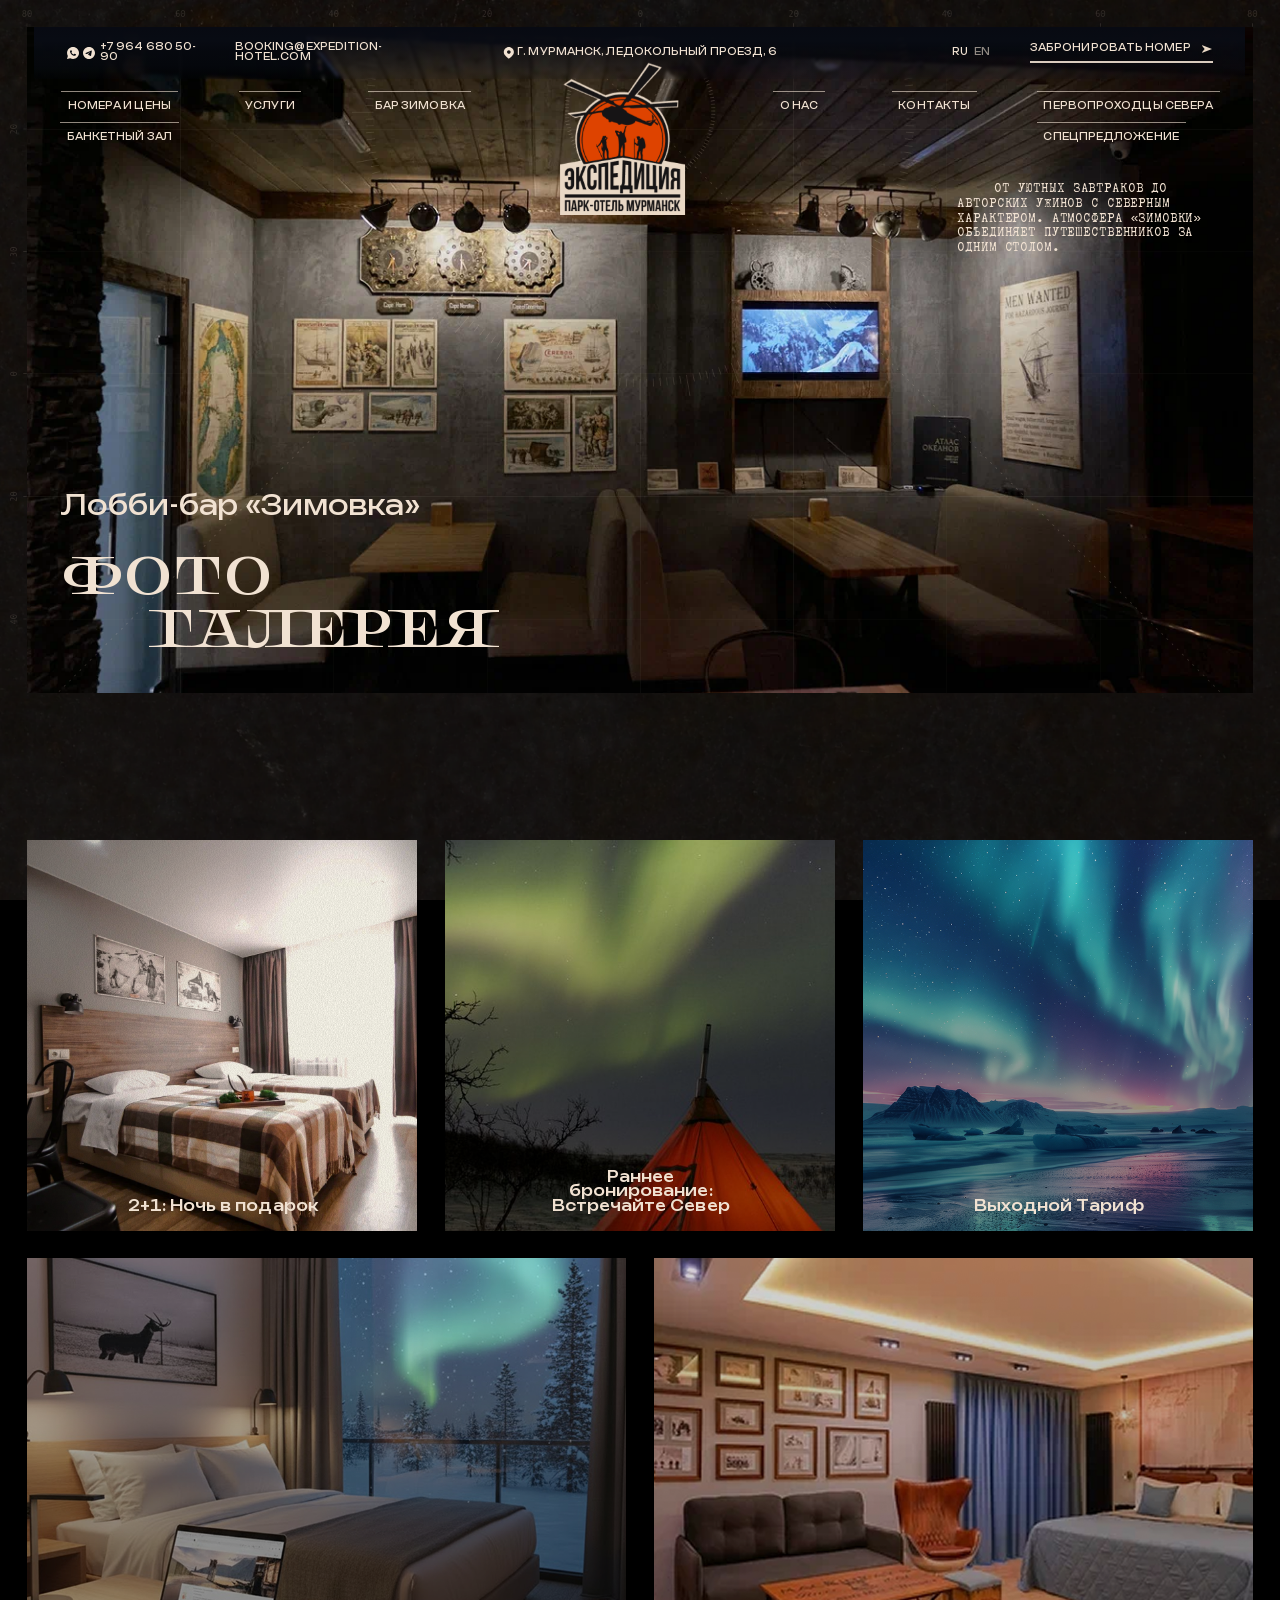
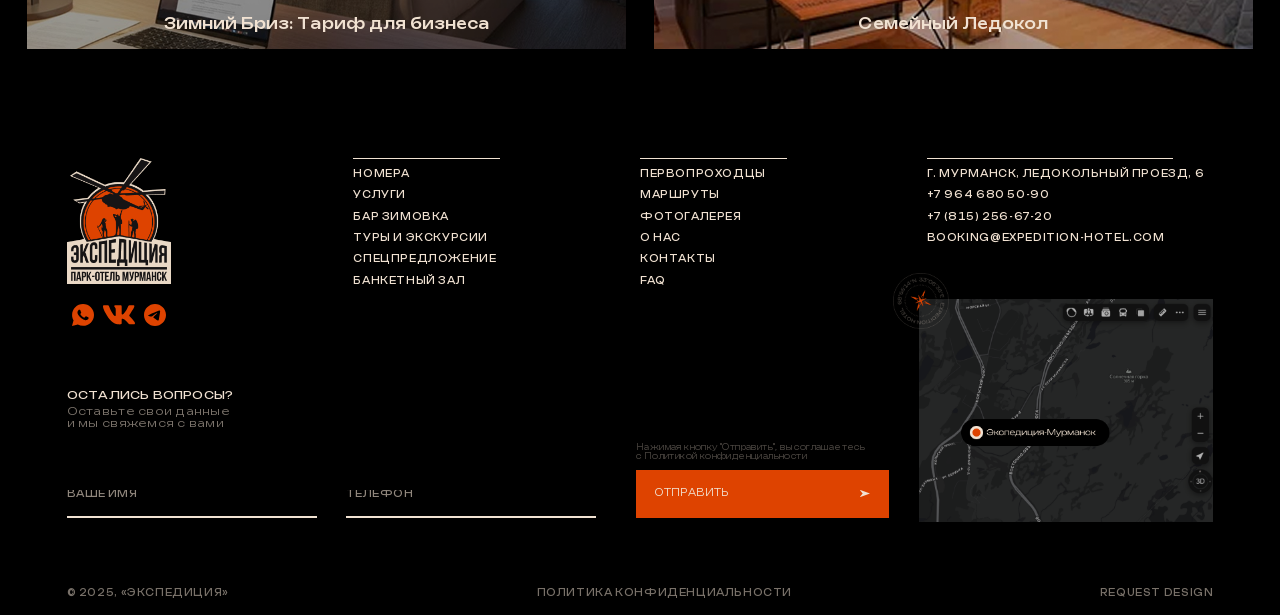
<file: pages/photo-gallery-2.html>
<!DOCTYPE html>
<html lang="ru">
<head>
    <meta charset="UTF-8">
    <meta name="viewport" content="width=device-width, initial-scale=1.0">
    <title>Фотогалерея 2</title>
    <link  rel="stylesheet" href="../styles/MainStyle.css" />
    <link rel="stylesheet" href="../styles/fancy.css" />
</head>
<body class="page">
<img src="../image/cook-bg-mob.png" alt="" class="page__texture cook mob" aria-hidden="true">
<img src="../image/bg_texture.webp" alt="" class="page__texture cook desk" aria-hidden="true">


<section class="hero cook">

    <div class="hero__background">
        <img class="hero__frame-mobile" src="../image/main/mobile/main-mobile-hero-lines.png" alt="" aria-hidden="true">
        <img class="hero__bg-mobile" src="../image/photo-gallery2-mob.png" alt="" aria-hidden="true">
        <img class="hero__frame" src="../image/hero-frame.png" alt="" aria-hidden="true">
        <img class="hero__bg" src="../image/photo-gallery2.png" alt="" aria-hidden="true">
        <img class="hero__lines" src="../image/hero-lines.png" alt="" aria-hidden="true">
    </div>

    <div class="hero__content">
        <header class="container site-header">

            <div class="site-header__mobile" aria-label="Мобильная навигация">
                <button class="site-header__mobile-btn" type="button" aria-label="Открыть календарь">
                    <img class="site-header__mobile-btn1" src="../icons/Calendar.svg" alt="" aria-hidden="true">
                </button>

                <a href="#" class="site-header__mobile-logo" aria-label="На главную">
                    <img src="../image/mainLogo.png" alt="Экспедиция — парк-отель Мурманск" class="site-header__mobile-logo-img">
                </a>

                <button class="site-header__mobile-btn" type="button" aria-label="Открыть меню" data-burger-open>
                    <img class="site-header__mobile-btn2" src="../icons/Burger-menu.svg" alt="" aria-hidden="true">
                </button>
            </div>

            <div class="mobile-menu" hidden data-burger>
                <div class="mobile-menu__backdrop" data-burger-close></div>

                <div class="mobile-menu__panel" role="dialog" aria-modal="true" aria-label="Меню">
                    <div class="mobile-menu__top">
                        <button class="mobile-menu__icon" type="button" aria-label="Календарь">
                            <img class="mobile-menu__icon1" src="../icons/Calendar.svg" alt="" aria-hidden="true">
                        </button>

                        <a class="mobile-menu__logo" href="/" aria-label="На главную">
                            <img src="../image/mainLogo.png" alt="Экспедиция — парк-отель Мурманск">
                        </a>

                        <button class="mobile-menu__icon" type="button" aria-label="Закрыть меню" data-burger-close>
                            <img class="mobile-menu__icon2" src="../icons/Subtract-mobile.svg" alt="" aria-hidden="true">
                        </button>
                    </div>

                    <nav class="mobile-menu__nav" aria-label="Навигация">
                        <a class="mobile-menu__link mobile-menu__link1" href="#">Номера и цены</a>
                        <a class="mobile-menu__link mobile-menu__link2" href="#">Услуги</a>

                        <div class="mobile-menu__group">
                            <a class="mobile-menu__sublink" href="#">Проживание</a>
                            <a class="mobile-menu__sublink" href="#">Туры и экспедиции</a>
                            <a class="mobile-menu__sublink" href="#">Отдых и досуг</a>
                            <a class="mobile-menu__sublink" href="#">Автокемпинг</a>
                        </div>

                        <a class="mobile-menu__link mobile-menu__link3" href="#">Бар зимовка</a>
                        <a class="mobile-menu__link mobile-menu__link4" href="#">Банкетный зал</a>
                        <a class="mobile-menu__link mobile-menu__link5" href="#">О нас</a>
                        <a class="mobile-menu__link mobile-menu__link6" href="#">Контакты</a>
                        <a class="mobile-menu__link mobile-menu__link7" href="#">Первопроходцы севера</a>
                        <a class="mobile-menu__link mobile-menu__link8" href="#">Спецпредложение</a>
                    </nav>
                </div>
            </div>


            <div class="site-header__top">
                <div class="site-header__top-inner">
                    <div class="site-header__top-left">
                        <div class="site-header__top-phone">
                            <a href="#" class="top-social" aria-label="Написать в WhatsApp" target="_blank" rel="noopener noreferrer">
                                <img src="../icons/WhatsApp.svg" alt="" aria-hidden="true" class="top-icon">
                            </a>
                            <a href="#" class="top-social" aria-label="Написать в Telegram" target="_blank" rel="noopener noreferrer">
                                <img src="../icons/Telegram.svg" alt="" aria-hidden="true" class="top-icon">
                            </a>
                            <a href="tel:+79646805090" class="top-social" aria-label="Позвонить: +7 964 680 50-90">
                                <span class="top-phone">+7 964 680 50-90</span>
                            </a>
                        </div>

                        <div class="site-header__top-email">
                            <a href="mailto:booking@expedition-hotel.com" class="top-email-link" aria-label="Написать на почту booking@expedition-hotel.com">
                                <span class="top-phone">booking@expedition-hotel.com</span>
                            </a>


                        </div>
                    </div>
                    <div class="site-header__top-center">
                        <a
                                href="#"
                                class="site-header__top-center-location"
                                target="_blank"
                                rel="noopener noreferrer"
                        >
                            <img class="top-icon" src="../icons/Location.svg" alt="" aria-hidden="true">
                            <span class="site-header__top-center-text">г. Мурманск, Ледокольный проезд, 6</span>
                        </a>
                    </div>
                    <div class="site-header__top-right">
                        <div class="site-header__top-language">
                            <a href="#" class="site-header__top-ru">RU</a>
                            <a href="#" class="site-header__top-en">EN</a>
                        </div>
                        <a href="#" class="site-header__top-book">
                            <span class="site-header__top-right-text">забронировать номер</span>
                            <img src="../icons/Arrow.svg" alt="" aria-hidden="true" class="top-icon" />
                        </a>
                    </div>
                </div>
            </div>

            <div class="site-header__nav">
                <nav class="site-header__menu" aria-label="Main menu">
                    <ul class="site-header__menu-list site-header__menu-list--left">
                        <li class="site-header__menu-item">
                            <a href="#" class="site-header__menu-link">номера и цены</a>
                        </li>
                        <li class="site-header__menu-item">
                            <a href="#" class="site-header__menu-link">банкетный зал</a>
                        </li>
                    </ul>

                    <ul class="site-header__menu-list site-header__menu-list--center1">
                        <li class="site-header__menu-item">
                            <a href="#" class="site-header__menu-link">услуги</a>
                        </li>
                        <li class="site-header__menu-item">
                            <a href="#" class="site-header__menu-link">бар зимовка</a>
                        </li>
                    </ul>

                    <a href="#" class="site-header__logo" aria-label="На главную">
                        <img src="../image/mainLogo.png" alt="Экспедиция — парк-отель Мурманск" class="site-header__logo-img">
                    </a>

                    <ul class="site-header__menu-list site-header__menu-list--center2">
                        <li class="site-header__menu-item">
                            <a href="#" class="site-header__menu-link">о нас</a>
                        </li>
                        <li class="site-header__menu-item">
                            <a href="#" class="site-header__menu-link">контакты</a>
                        </li>
                    </ul>

                    <ul class="site-header__menu-list site-header__menu-list--right">
                        <li class="site-header__menu-item">
                            <a href="#" class="site-header__menu-link">первопроходцы севера</a>
                        </li>
                        <li class="site-header__menu-item">
                            <a href="#" class="site-header__menu-link">спецпредложение</a>
                        </li>
                    </ul>


                </nav>
            </div>
        </header>

        <div class="hero__body pg">
            <div class="hero__decorations">
                <p class="hero__decorations-text">
                    От уютных завтраков
                    до авторских ужинов с северным характером. Атмосфера «Зимовки» объединяет путешественников
                    за одним столом.
                </p>

                <p class="hero__decorations-text-mobile">
                    <span class="hero__decorations-text-offset-mobile">От уютных завтраков</span><br>
                    до авторских ужинов с северным характером. Атмосфера «Зимовки» объединяет путешественников
                    за одним столом.
                </p>
            </div>
            <div class="hero__title">
                <div class="hero_dec_adv">Лобби-бар «Зимовка»</div>
                <div class="hero__title-text offers">
                    <div>фото</div>
                    <div>галерея</div>
                </div>
            </div>
            <div class="hero__request">

            </div>
        </div>

    </div>
</section>

<main>
    <section class="offers-section">
        <div class="offers-section-grid">
            <a data-fancybox="pg" href="../image/offer1.png" class="offers-section-item">
                <img src="../image/offer1.png" alt="" class="offers-section-item-bg">
                <div class="offers-section-item-text">2+1: Ночь в подарок</div>
            </a>
            <a data-fancybox="pg" href="../image/offer2.png" class="offers-section-item">
                <img src="../image/offer2.png" alt="" class="offers-section-item-bg">
                <div class="offers-section-item-text">Раннее бронирование: Встречайте Север</div>
            </a>
            <a data-fancybox="pg" href="../image/offer3.png" class="offers-section-item">
                <img src="../image/offer3.png" alt="" class="offers-section-item-bg">
                <div class="offers-section-item-text">Выходной Тариф</div>
            </a>
            <a data-fancybox="pg" href="../image/offer4.png" class="offers-section-item big-desk">
                <img src="../image/offer4.png" alt="" class="offers-section-item-bg">
                <div class="offers-section-item-text">Зимний Бриз: Тариф для бизнеса</div>
            </a>
            <a data-fancybox="pg" href="../image/offer5.png" class="offers-section-item big-desk big-mob">
                <img src="../image/offer5.png" alt="" class="offers-section-item-bg">
                <div class="offers-section-item-text">Семейный Ледокол</div>
            </a>
        </div>
    </section>
</main>

<footer class="site-footer">
    <div class="site-footer-mobile">
        <a href="#" class="site-footer__top-logo" aria-label="На главную">
            <img src="../image/mainLogo.png" alt="Экспедиция — парк-отель Мурманск" class="site-footer-img">
        </a>

        <div class="site-footer-mobile-social">
            <a
                    href="#"
                    class="site-footer-mobile-icon"
                    target="_blank"
                    rel="noopener noreferrer"
                    aria-label="Написать в WhatsApp"
            >
                <img class="site-footer-mobile-icon-img" src="../icons/WhatsApp2.svg" alt="">
            </a>

            <a
                    href="#"
                    class="site-footer-mobile-icon"
                    target="_blank"
                    rel="noopener noreferrer"
                    aria-label="Написать в Вконтакте"
            >
                <img class="site-footer-mobile-icon-img site-footer-mobile-icon-img--vk" src="../icons/VK.svg" alt="">
            </a>

            <a
                    href="#"
                    class="site-footer-mobile-icon"
                    target="_blank"
                    rel="noopener noreferrer"
                    aria-label="Написать в Telegram"
            >
                <img class="site-footer-mobile-icon-img" src="../icons/Telegram2.svg" alt="">
            </a>
        </div>

        <ul class="site-footer__top-list site-footer-mobile-list1">
            <li class="site-footer__top-link">г. Мурманск, Ледокольный проезд, 6</li>
            <li class="site-footer__top-link">+7 964 680 50-90</li>
            <li class="site-footer__top-link">+7 (815) 256-67-20</li>
            <li class="site-footer__top-link">booking@expedition-hotel.com</li>
        </ul>

        <nav class="site-footer-mobile-nav">
            <ul class="site-footer__top-list site-footer__top-list2">
                <li class="site-footer__top-item"><a href="#" class="site-footer__top-link">Номера</a></li>
                <li class="site-footer__top-item"><a href="#" class="site-footer__top-link">Услуги</a></li>
                <li class="site-footer__top-item"><a href="#" class="site-footer__top-link">Бар зимовка</a></li>
                <li class="site-footer__top-item"><a href="#" class="site-footer__top-link">Туры и экскурсии</a></li>
                <li class="site-footer__top-item"><a href="#" class="site-footer__top-link">Спецпредложение</a></li>
                <li class="site-footer__top-item"><a href="#" class="site-footer__top-link">Банкетный зал</a></li>
            </ul>

            <ul class="site-footer__top-list site-footer__top-list3">
                <li class="site-footer__top-item"><a href="#" class="site-footer__top-link">Первопроходцы</a></li>
                <li class="site-footer__top-item"><a href="#" class="site-footer__top-link">Маршруты</a></li>
                <li class="site-footer__top-item"><a href="#" class="site-footer__top-link">Фотогалерея</a></li>
                <li class="site-footer__top-item"><a href="#" class="site-footer__top-link">О нас</a></li>
                <li class="site-footer__top-item"><a href="#" class="site-footer__top-link">Контакты</a></li>
                <li class="site-footer__top-item"><a href="#" class="site-footer__top-link">FAQ</a></li>
            </ul>
        </nav>


        <div class="site-footer-mobile-map">
            <img class="site-footer__map" src="../image//footer-mobile-map.png" alt="Местоположение отеля на карте">
        </div>

        <div class="site-footer__middle-left-questions site-footer-mobile-questions">
            <p class="site-footer__middle-left-title site-footer-mobile-title">Остались вопросы?</p>
            <p class="site-footer__middle-left-text site-footer-mobile-text">Оставьте свои данные<br>и мы свяжемся с вами</p>
        </div>

        <div class="site-footer-mobile-request">
            <section class="feedback-mobile" aria-label="Форма обратной связи">
                <form class="feedback-mobile__form" action="#" method="post">
                    <div class="feedback-mobile__field">
                        <input
                                class="feedback-mobile__input"
                                id="feedback-name-mobile"
                                name="name"
                                type="text"
                                placeholder="Ваше имя"
                                autocomplete="name"
                        >
                    </div>

                    <div class="feedback-mobile__field">
                        <input
                                class="feedback-mobile__input"
                                id="feedback-phone-mobile"
                                name="phone"
                                type="tel"
                                placeholder="Телефон"
                                autocomplete="tel"
                        >
                    </div>

                    <p class="feedback-mobile__policy">
                        Нажимая кнопку "Отправить", вы соглашаетесь с Политикой конфиденциальности
                    </p>

                    <button class="feedback-mobile__button" type="submit">
                        <span class="feedback-mobile__button-text">Отправить</span>
                        <img
                                src="../icons/main/main-switch-btn-right.svg"
                                alt=""
                                aria-hidden="true"
                                class="feedback-mobile__button-arrow"
                        >
                    </button>
                </form>
            </section>
        </div>

        <div class="site-footer__down">
            <div class="site-footer__down-left">
                <p>© 2025, «экспедиция»</p>
            </div>
            <div class="site-footer__down-center">
                <p><a href="#" class="site-footer__down-link">политика конфиденциальности</a></p>
            </div>
            <div class="site-footer__down-right">
                <p><a href="#" class="site-footer__down-link">Request design</a></p>
            </div>



        </div>
    </div>
    </div>


    <div class="container site-footer__inner">
        <div class="site-footer__top">
            <nav class="site-footer__top-nav">
                <a href="/" class="site-footer__top-logo" aria-label="На главную">
                    <img src="../image/mainLogo.png" alt="Экспедиция — парк-отель Мурманск" class="site-footer-img">
                </a>
                <div class="site-footer__top-left-nav">
                    <ul class="site-footer__top-list">
                        <li class="site-footer__top-item"><a href="#" class="site-footer__top-link">Номера</a></li>
                        <li class="site-footer__top-item"><a href="#" class="site-footer__top-link">Услуги</a></li>
                        <li class="site-footer__top-item"><a href="#" class="site-footer__top-link">Бар зимовка</a></li>
                        <li class="site-footer__top-item"><a href="#" class="site-footer__top-link">Туры и экскурсии</a></li>
                        <li class="site-footer__top-item"><a href="#" class="site-footer__top-link">Спецпредложение</a></li>
                        <li class="site-footer__top-item"><a href="#" class="site-footer__top-link">Банкетный зал</a></li>
                    </ul>
                </div>
                <div class="site-footer__top-center-nav">
                    <ul class="site-footer__top-list">
                        <li class="site-footer__top-item"><a href="#" class="site-footer__top-link">Первопроходцы</a></li>
                        <li class="site-footer__top-item"><a href="#" class="site-footer__top-link">Маршруты</a></li>
                        <li class="site-footer__top-item"><a href="#" class="site-footer__top-link">Фотогалерея</a></li>
                        <li class="site-footer__top-item"><a href="#" class="site-footer__top-link">О нас</a></li>
                        <li class="site-footer__top-item"><a href="#" class="site-footer__top-link">Контакты</a></li>
                        <li class="site-footer__top-item"><a href="#" class="site-footer__top-link">FAQ</a></li>
                    </ul>
                </div>
                <div class="site-footer__top-right-nav">
                    <ul class="site-footer__top-list">
                        <li class="site-footer__top-link">г. Мурманск, Ледокольный проезд, 6</li>
                        <li class="site-footer__top-link">+7 964 680 50-90</li>
                        <li class="site-footer__top-link">+7 (815) 256-67-20</li>
                        <li class="site-footer__top-link">booking@expedition-hotel.com</li>
                    </ul>
                </div>
            </nav>


            <div class="site-footer__middle">
                <div class="site-footer__middle-left">
                    <div class="site-footer__middle-left-social">
                        <a
                                href="#"
                                class="site-footer__middle-left-icon"
                                target="_blank"
                                rel="noopener noreferrer"
                                aria-label="Написать в WhatsApp"
                        >
                            <img class="site-footer__middle-left-icon-img" src="../icons/WhatsApp2.svg" alt="">
                        </a>

                        <a
                                href="#"
                                class="site-footer__middle-left-icon"
                                target="_blank"
                                rel="noopener noreferrer"
                                aria-label="Написать в Вконтакте"
                        >
                            <img class="site-footer__middle-left-icon-img site-footer__middle-left-icon-img--vk" src="../icons/VK.svg" alt="">
                        </a>

                        <a
                                href="#"
                                class="site-footer__middle-left-icon"
                                target="_blank"
                                rel="noopener noreferrer"
                                aria-label="Написать в Telegram"
                        >
                            <img class="site-footer__middle-left-icon-img" src="../icons/Telegram2.svg" alt="">
                        </a>
                    </div>

                    <div class="site-footer__middle-left-questions">
                        <p class="site-footer__middle-left-title">Остались вопросы?</p>
                        <p class="site-footer__middle-left-text">Оставьте свои данные<br>и мы свяжемся с вами</p>
                    </div>

                    <div class="site-footer__middle-left-request">
                        <section class="feedback" aria-label="Форма обратной связи">
                            <div class="feedback__inner">
                                <form class="feedback__form" action="#" method="post">
                                    <div class="feedback__fields">
                                        <div class="feedback__field">
                                            <input
                                                    class="feedback__input"
                                                    id="feedback-name"
                                                    name="name"
                                                    type="text"
                                                    placeholder="Ваше имя"
                                                    autocomplete="name"
                                            >
                                        </div>

                                        <div class="feedback__field">
                                            <input
                                                    class="feedback__input"
                                                    id="feedback-phone"
                                                    name="phone"
                                                    type="tel"
                                                    placeholder="Телефон"
                                                    autocomplete="tel"
                                            >
                                        </div>
                                    </div>

                                    <div class="feedback__submit-block">
                                        <p class="feedback__policy">
                                            Нажимая кнопку "Отправить", вы соглашаетесь<br>
                                            с Политикой конфиденциальности
                                        </p>

                                        <button class="feedback__button" type="submit">
                                            <span class="feedback__button-text">Отправить</span>
                                            <img
                                                    src="../icons/main/main-switch-btn-right.svg"
                                                    alt=""
                                                    aria-hidden="true"
                                                    class="special-offer__link-arrow"
                                            >
                                        </button>
                                    </div>
                                </form>
                            </div>
                        </section>

                    </div>
                </div>
                <div class="site-footer__middle-right">
                    <div class="site-footer__middle-right-map">
                        <img class="site-footer__map" src="../image/footer-map.png" alt="Местоположение отеля на карте">
                        <img class="site-footer__map-badge" src="../image/footer-compass.png" alt="" aria-hidden="true">
                    </div>
                </div>
            </div>
            <div class="site-footer__down">
                <div class="site-footer__down-inner">
                    <div class="site-footer__down-left">
                        <p>© 2025, «экспедиция»</p>
                    </div>
                    <div class="site-footer__down-center">
                        <p><a href="#" class="site-footer__down-link">политика конфиденциальности</a></p>
                    </div>
                    <div class="site-footer__down-right">
                        <p><a href="#" class="site-footer__down-link">Request design</a></p>
                    </div>

                </div>
            </div>
        </div>
    </div>
</footer>


<script src="../js/main.js"></script>
<script src="../js/jq.js"></script>
<script src="../js/fancy.js"></script>

</body>
</html>
</file>
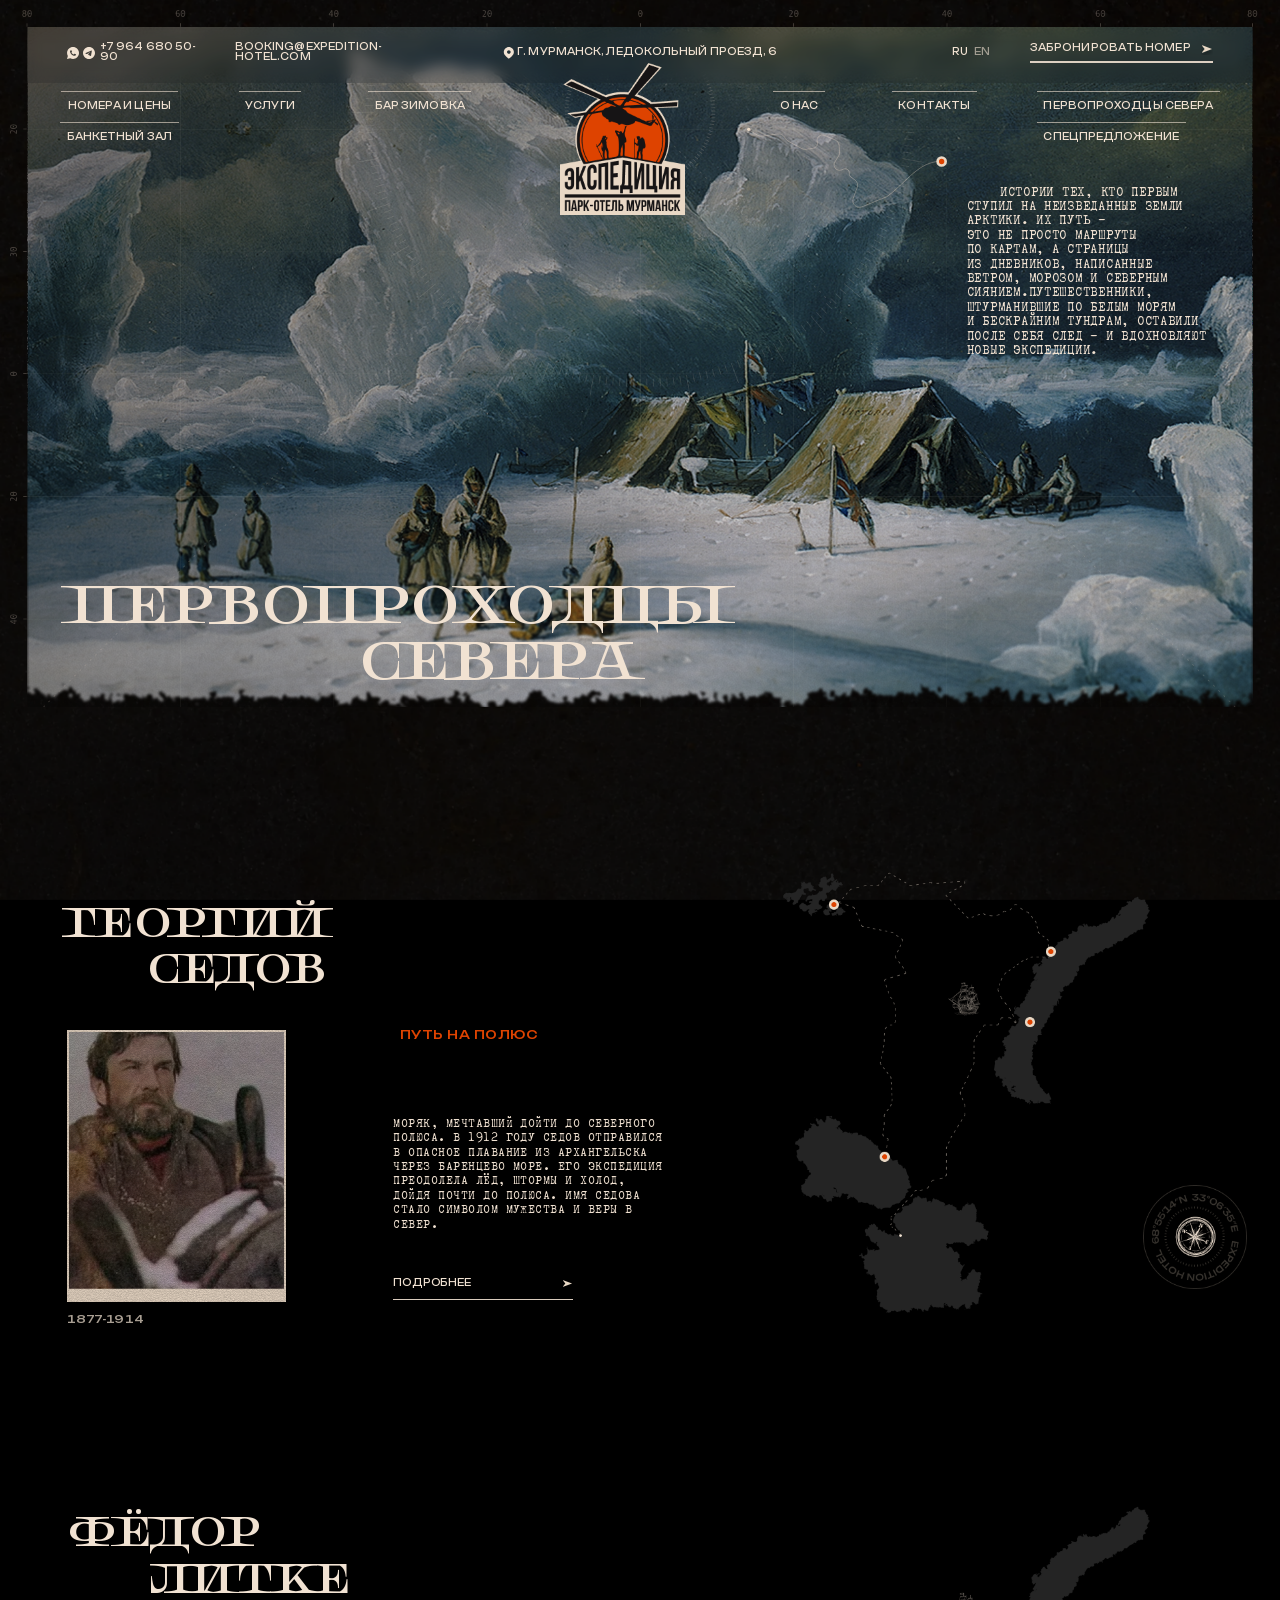
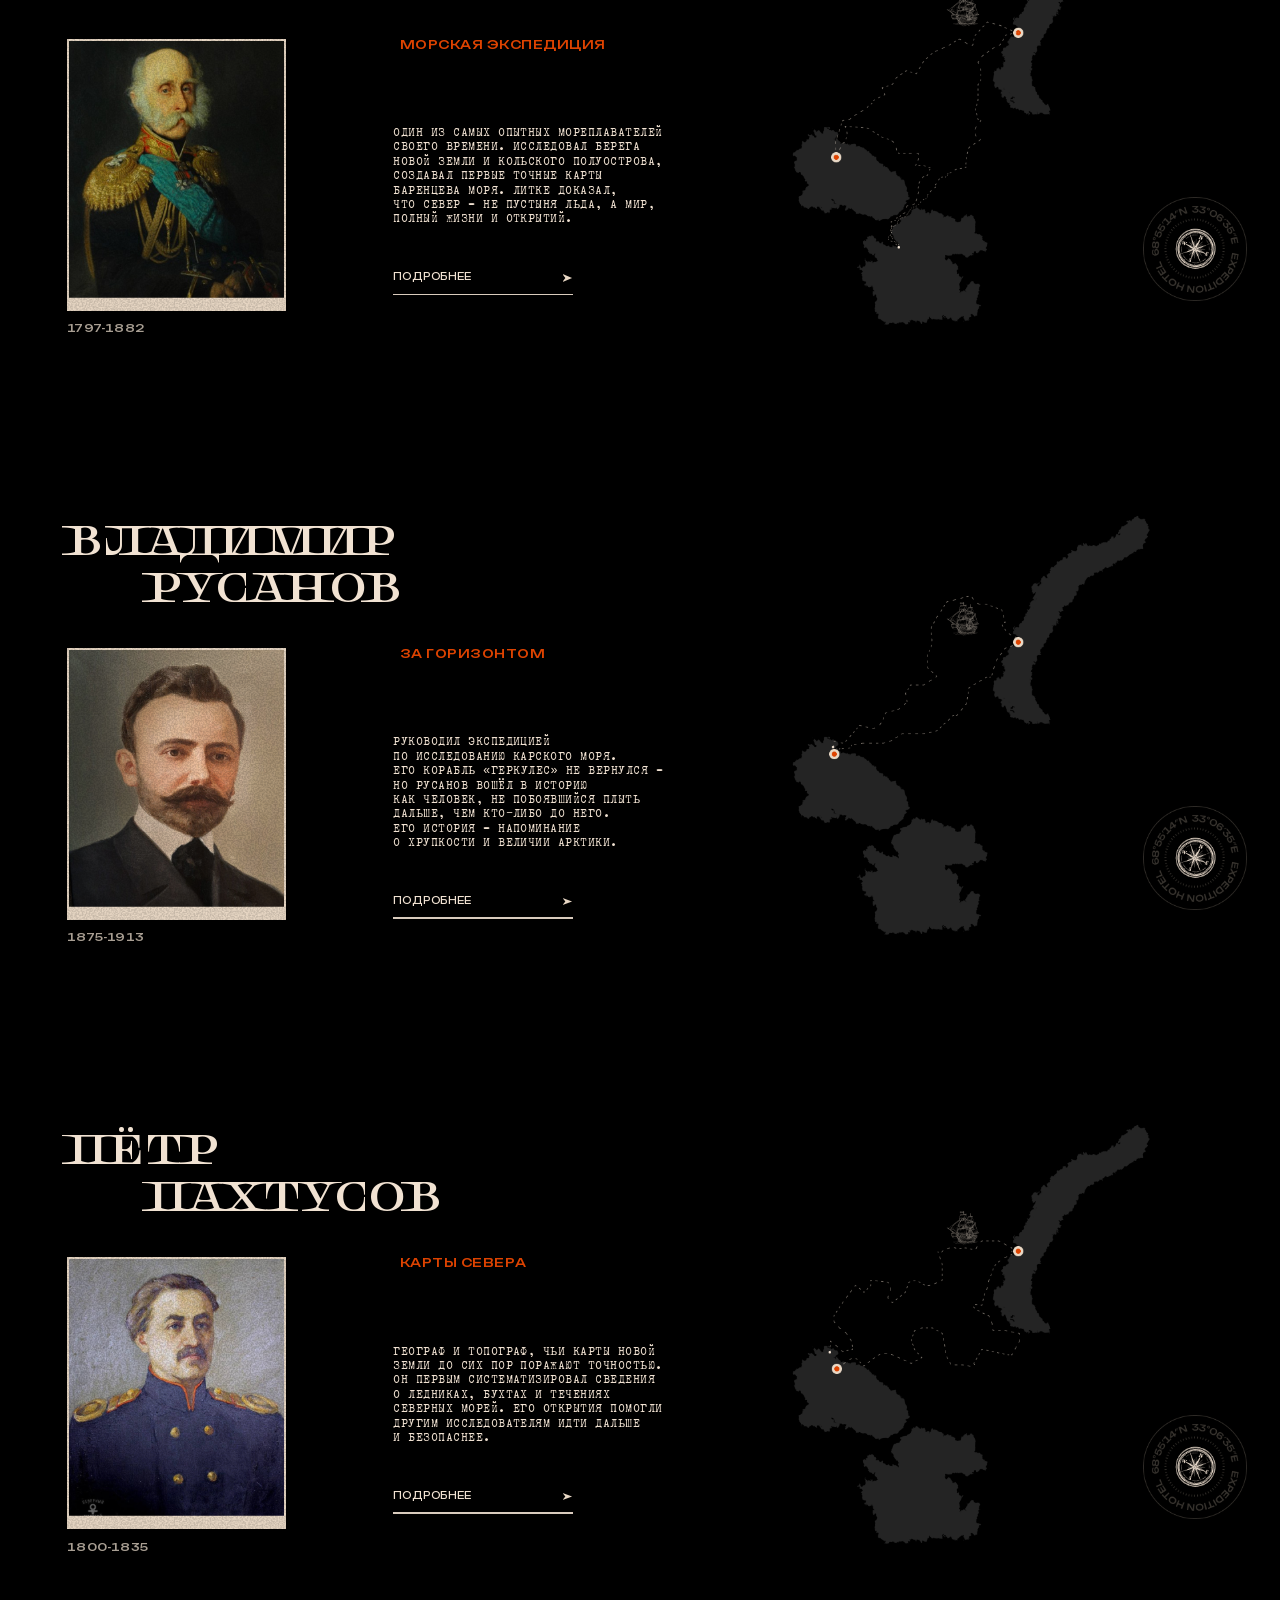
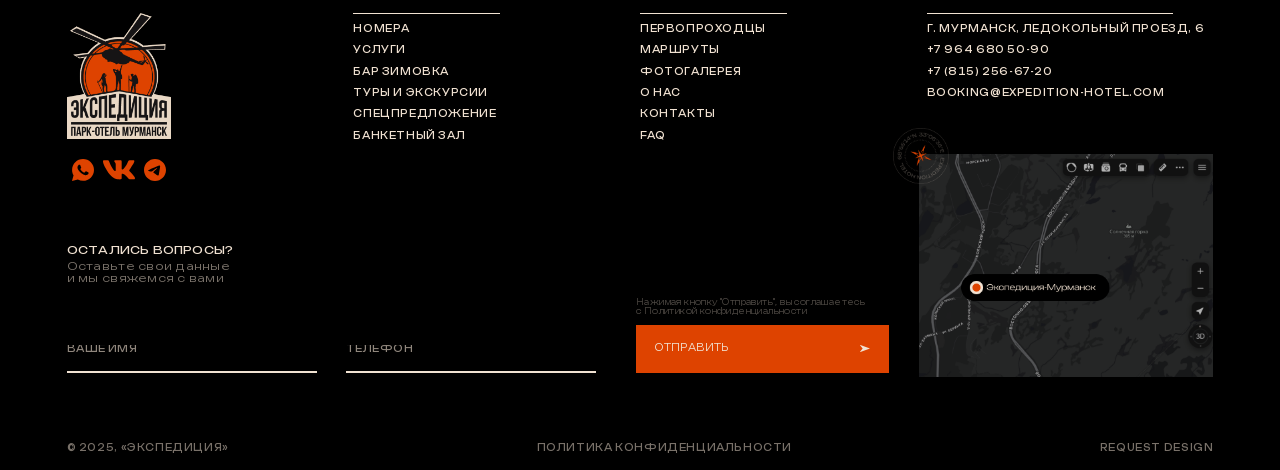
<file: pages/pioneers.html>
<!DOCTYPE html>
<html lang="ru">
<head>
    <meta charset="UTF-8">
    <meta name="viewport" content="width=device-width, initial-scale=1.0">
    <title>Певропроходцы Севера</title>
    <link  rel="stylesheet" href="../styles/PioneersStyle.css"/>
</head>
<body class="page page-contacts">
    <img src="../image/bg_texture.webp" alt="" class="page__texture" aria-hidden="true"> 

    <section class="hero hero--contacts">
    
        <div class="hero__inner">
            <img class="hero__frame-mobile" src="../image/frame-mobile.png" alt="" aria-hidden="true">         
            <img class="hero__bg-mobile" src="../image/pioneers/hero__bg-mobile.png" alt="" aria-hidden="true">         
            <img class="hero__frame" src="../image/hero-frame.png" alt="" aria-hidden="true"> 
            <img class="hero__frame" src="../image/hero-frame.png" alt="" aria-hidden="true"> 
            <img class="hero__bg" src="../image/pioneers/hero__bg.png" alt="" aria-hidden="true"> 
            <img class="hero__lines" src="../image/hero-lines.png" alt="" aria-hidden="true"> 
        </div>
        <div class="hero__content">
        <div class="site-header__top-blur" aria-hidden="true"></div>
        <header class="container site-header">

            <div class="site-header__mobile" aria-label="Мобильная навигация">
                <button class="site-header__mobile-btn" type="button" aria-label="Открыть календарь">
                <img class="site-header__mobile-btn1" src="../icons/Calendar.svg" alt="" aria-hidden="true">
                </button>

                <a href="#" class="site-header__mobile-logo" aria-label="На главную">
                <img src="../image/mainLogo.png" alt="Экспедиция — парк-отель Мурманск" class="site-header__mobile-logo-img">
                </a>

                <button class="site-header__mobile-btn" type="button" aria-label="Открыть меню" data-burger-open>
                <img class="site-header__mobile-btn2" src="../icons/Burger-menu.svg" alt="" aria-hidden="true">
                </button>
            </div>

            <div class="mobile-menu" hidden data-burger>
                <div class="mobile-menu__backdrop" data-burger-close></div>

                <div class="mobile-menu__panel" role="dialog" aria-modal="true" aria-label="Меню">
                    <div class="mobile-menu__top">
                    <button class="mobile-menu__icon" type="button" aria-label="Календарь">
                        <img class="mobile-menu__icon1" src="../icons/Calendar.svg" alt="" aria-hidden="true">
                    </button>

                    <a class="mobile-menu__logo" href="/" aria-label="На главную">
                        <img src="../image/mainLogo.png" alt="Экспедиция — парк-отель Мурманск">
                    </a>

                    <button class="mobile-menu__icon" type="button" aria-label="Закрыть меню" data-burger-close>
                        <img class="mobile-menu__icon2"src="../icons/Subtract-mobile.svg" alt="" aria-hidden="true">
                    </button>
                    </div>

                    <nav class="mobile-menu__nav" aria-label="Навигация">
                    <a class="mobile-menu__link mobile-menu__link1" href="#">Номера и цены</a>
                    <a class="mobile-menu__link mobile-menu__link2" href="#">Услуги</a>

                    <div class="mobile-menu__group">
                        <a class="mobile-menu__sublink" href="#">Проживание</a>
                        <a class="mobile-menu__sublink" href="#">Туры и экспедиции</a>
                        <a class="mobile-menu__sublink" href="#">Отдых и досуг</a>
                        <a class="mobile-menu__sublink" href="#">Автокемпинг</a>
                    </div>

                    <a class="mobile-menu__link mobile-menu__link3" href="#">Бар зимовка</a>
                    <a class="mobile-menu__link mobile-menu__link4" href="#">Банкетный зал</a>
                    <a class="mobile-menu__link mobile-menu__link5" href="#">О нас</a>
                    <a class="mobile-menu__link mobile-menu__link6" href="#">Контакты</a>
                    <a class="mobile-menu__link mobile-menu__link7" href="#">Первопроходцы севера</a>
                    <a class="mobile-menu__link mobile-menu__link8" href="#">Спецпредложение</a>
                    </nav>
                </div>
            </div>


            <div class="site-header__top">
                <div class="site-header__top-inner">
                    <div class="site-header__top--item site-header__top-left">
                        <div class="site-header__top-phone">
                            <a href="#" class="top-social" aria-label="Написать в WhatsApp" target="_blank" rel="noopener noreferrer">
                                <img src="../icons/WhatsApp.svg" alt="" aria-hidden="true" class="top-icon">
                            </a>
                            <a href="#" class="top-social" aria-label="Написать в Telegram" target="_blank" rel="noopener noreferrer">
                                <img src="../icons/Telegram.svg" alt="" aria-hidden="true" class="top-icon">
                            </a>
                            <a href="tel:+79646805090" class="top-social" aria-label="Позвонить: +7 964 680 50-90">
                                <span class="top-phone">+7 964 680 50-90</span>
                            </a>
                        </div>
                    
                        <div class="site-header__top-email">
                            <a href="mailto:booking@expedition-hotel.com" class="top-email-link" aria-label="Написать на почту booking@expedition-hotel.com">
                                <span class="top-phone">booking@expedition-hotel.com</span>
                            </a>

                            
                        </div>
                    </div>
                    <div class="site-header__top-center"> 
                        <a 
                            href="#" 
                            class="site-header__top-center-location"
                            target="_blank"
                            rel="noopener noreferrer"
                        >
                            <img class="top-icon" src="../icons/Location.svg" alt="" aria-hidden="true">
                            <span class="site-header__top-center-text">г. Мурманск, Ледокольный проезд, 6</span>
                        </a>
                    </div>
                    <div class="site-header__top-right">
                        <div class="site-header__top-language">
                            <a href="#" class="site-header__top-ru">RU</a>
                            <a href="#" class="site-header__top-en">EN</a>
                        </div>
                        <a href="#" class="site-header__top-book">
                            <span class="site-header__top-right-text">забронировать номер</span>
                            <img src="../icons/Arrow.svg" alt="" aria-hidden="true" class="top-icon" />
                        </a>
                    </div>
                </div>
            </div>
            
            <div class="site-header__nav">
                <nav class="site-header__menu" aria-label="Main menu">
                    <ul class="site-header__menu-list site-header__menu-list--left">
                        <li class="site-header__menu-item">
                            <a href="#" class="site-header__menu-link">номера и цены</a>
                        </li>
                        <li class="site-header__menu-item">
                            <a href="#" class="site-header__menu-link">банкетный зал</a>
                        </li>
                    </ul> 

                    <ul class="site-header__menu-list site-header__menu-list--center1">
                        <li class="site-header__menu-item">
                            <a href="#" class="site-header__menu-link">услуги</a>
                        </li>
                        <li class="site-header__menu-item">
                            <a href="#" class="site-header__menu-link">бар зимовка</a>
                        </li>
                    </ul> 

                    <a href="#" class="site-header__logo" aria-label="На главную">
                        <img src="../image/mainLogo.png" alt="Экспедиция — парк-отель Мурманск" class="site-header__logo-img">
                    </a>

                    <ul class="site-header__menu-list site-header__menu-list--center2">
                        <li class="site-header__menu-item">
                            <a href="#" class="site-header__menu-link">о нас</a>
                        </li>
                        <li class="site-header__menu-item">
                            <a href="#" class="site-header__menu-link">контакты</a>
                        </li>
                    </ul> 

                    <ul class="site-header__menu-list site-header__menu-list--right">
                        <li class="site-header__menu-item">
                            <a href="#" class="site-header__menu-link">первопроходцы севера</a>
                        </li>
                        <li class="site-header__menu-item">
                            <a href="#" class="site-header__menu-link">спецпредложение</a>
                        </li>
                    </ul> 
                    

                </nav>
            </div>
        </header>
       
        <div class="hero__wrap">
            <section class="excursion-hero" aria-label="Певропроходцы Севера">
                <div class="excursion-hero__content container">
                    <div class="excursion-hero__top">
                        <img class="excursion-hero__icon" src="../icons/main/main-way.svg" alt="" aria-hidden="true">
                        <img class="excursion-hero__icon-mobile" src="../image/main/mobile/main-mobile-hero-way.png" alt="" aria-hidden="true">
                        <div class="excursion-hero__note">
                            Истории тех, кто первым ступил на неизведанные земли Арктики. Их путь — это не просто маршруты по картам, а страницы из дневников, написанные ветром, морозом и северным сиянием.Путешественники, штурманившие по белым морям и бескрайним тундрам, оставили после себя след — и вдохновляют новые экспедиции.
                        </div>

                    <div class="excursion-hero__title-wrap">
                        <div class="excursion-hero__title excursion-hero__title--offset" >Первопроходцы</div>
                        <div class="excursion-hero__title excursion-hero__title-desktop" >
                            севера
                        </div>
                        <div class="excursion-hero__title excursion-hero__title-mobile">
                            севера
                        </div>
                    </div>
                    </div>
                    <div class="hero__request"></div>
                </div>
            </section>
        </div>

    </section>

    <main class="pioneer-main">

        <section class="pioneer-section" aria-label="Первопроходец Севера Георгий Седов">
            <div class="pioneer-section__inner container">

                <div class="pioneer-section__left">
                    <div class="pioneer-section__title-wrap">
                        <div class="pioneer-section__title">георгий</div>
                        <div class="pioneer-section__title pioneer-section__title--offset">седов</div>
                    </div>

                    <div class="pioneer-section__portrait-wrap">
                        <img
                            class="pioneer-section__portrait"
                            src="../image/pioneers/pioneer1.png"
                            alt="Георгий Седов"
                        >
                    </div>

                    <div class="pioneer-section__years">1877-1914</div>
                </div>

                <div class="pioneer-section__center">
                    <div class="pioneer-section__label">путь на полюс</div>

                    <div class="pioneer-section__text">
                        Моряк, мечтавший дойти до Северного полюса. В 1912 году Седов отправился в опасное плавание из Архангельска через Баренцево море. Его экспедиция преодолела лёд, штормы и холод, дойдя почти до полюса. Имя Седова стало символом мужества и веры в север.                    
                    </div>

                    <a href="#" class="pioneer-section__link">
                        <span class="pioneer-section__link-text">подробнее</span>
                        <img
                            src="../icons/Arrow.svg"
                            alt=""
                            aria-hidden="true"
                            class="pioneer-section__link-arrow"
                        >
                    </a>
                </div>

                <div class="pioneer-section__right">
                    <img
                        class="pioneer-section__map"
                        src="../image/pioneers/map1.png"
                        alt="Маршрут Георгия Седова"
                    >

                    <div class="pioneer-section__badge">
                        <img
                            class="pioneer-section__badge-img"
                            src="../image/pioneers/location.png"
                            alt=""
                            aria-hidden="true"
                        >
                    </div>
                </div>

            </div>
        </section>

        <section class="pioneer-section" aria-label="Первопроходец Севера Фёдор Литке">
            <div class="pioneer-section__inner container">

                <div class="pioneer-section__left">
                    <div class="pioneer-section__title-wrap">
                        <div class="pioneer-section__title">Фёдор</div>
                        <div class="pioneer-section__title pioneer-section__title--offset">Литке</div>
                    </div>

                    <div class="pioneer-section__portrait-wrap">
                        <img
                            class="pioneer-section__portrait"
                            src="../image/pioneers/pioneer2.png"
                            alt="Фёдор Литке"
                        >
                    </div>

                    <div class="pioneer-section__years">1797-1882</div>
                </div>

                <div class="pioneer-section__center">
                    <div class="pioneer-section__label">морская экспедиция</div>

                    <div class="pioneer-section__text">
                        Один из самых опытных мореплавателей своего времени. Исследовал берега Новой Земли и Кольского полуострова, создавал первые точные карты Баренцева моря. Литке доказал, что Север — не пустыня льда, а мир, полный жизни и открытий.                    </div>

                    <a href="#" class="pioneer-section__link">
                        <span class="pioneer-section__link-text">подробнее</span>
                        <img
                            src="../icons/Arrow.svg"
                            alt=""
                            aria-hidden="true"
                            class="pioneer-section__link-arrow"
                        >
                    </a>
                </div>

                <div class="pioneer-section__right">
                    <img
                        class="pioneer-section__map"
                        src="../image/pioneers/map2.png"
                        alt="Маршрут Федора Литке"
                    >

                    <div class="pioneer-section__badge">
                        <img
                            class="pioneer-section__badge-img"
                            src="../image/pioneers/location.png"
                            alt=""
                            aria-hidden="true"
                        >
                    </div>
                </div>

            </div>
        </section>

        <section class="pioneer-section" aria-label="Первопроходец Севера Владимир Русанов">
            <div class="pioneer-section__inner container">

                <div class="pioneer-section__left">
                    <div class="pioneer-section__title-wrap">
                        <div class="pioneer-section__title">владимир</div>
                        <div class="pioneer-section__title pioneer-section__title--offset">русанов</div>
                    </div>

                    <div class="pioneer-section__portrait-wrap">
                        <img
                            class="pioneer-section__portrait"
                            src="../image/pioneers/pioneer3.png"
                            alt="Владимир Русанов"
                        >
                    </div>

                    <div class="pioneer-section__years">1875-1913</div>
                </div>

                <div class="pioneer-section__center">
                    <div class="pioneer-section__label">за горизонтом</div>

                    <div class="pioneer-section__text">
Руководил экспедицией по исследованию Карского моря. Его корабль «Геркулес» не вернулся — но Русанов вошёл в историю как человек, не побоявшийся плыть дальше, чем кто‑либо до него. Его история — напоминание о хрупкости и величии Арктики.                    </div>

                    <a href="#" class="pioneer-section__link">
                        <span class="pioneer-section__link-text">подробнее</span>
                        <img
                            src="../icons/Arrow.svg"
                            alt=""
                            aria-hidden="true"
                            class="pioneer-section__link-arrow"
                        >
                    </a>
                </div>

                <div class="pioneer-section__right">
                    <img
                        class="pioneer-section__map"
                        src="../image/pioneers/map3.png"
                        alt="Маршрут Владимира Русанова"
                    >

                    <div class="pioneer-section__badge">
                        <img
                            class="pioneer-section__badge-img"
                            src="../image/pioneers/location.png"
                            alt=""
                            aria-hidden="true"
                        >
                    </div>
                </div>

            </div>
        </section>

        <section class="pioneer-section" aria-label="Первопроходец Севера Пётр Пахтусов">
            <div class="pioneer-section__inner container">

                <div class="pioneer-section__left">
                    <div class="pioneer-section__title-wrap">
                        <div class="pioneer-section__title">Пётр</div>
                        <div class="pioneer-section__title pioneer-section__title--offset">Пахтусов</div>
                    </div>

                    <div class="pioneer-section__portrait-wrap">
                        <img
                            class="pioneer-section__portrait"
                            src="../image/pioneers/pioneer4.png"
                            alt="Пётр Пахтусов"
                        >
                    </div>

                    <div class="pioneer-section__years">1800-1835</div>
                </div>

                <div class="pioneer-section__center">
                    <div class="pioneer-section__label">карты Севера</div>

                    <div class="pioneer-section__text">
Географ и топограф, чьи карты Новой Земли до сих пор поражают точностью. Он первым систематизировал сведения о ледниках, бухтах и течениях северных морей. Его открытия помогли другим исследователям идти дальше и безопаснее.                    </div>

                    <a href="#" class="pioneer-section__link">
                        <span class="pioneer-section__link-text">подробнее</span>
                        <img
                            src="../icons/Arrow.svg"
                            alt=""
                            aria-hidden="true"
                            class="pioneer-section__link-arrow"
                        >
                    </a>
                </div>

                <div class="pioneer-section__right">
                    <img
                        class="pioneer-section__map"
                        src="../image/pioneers/map4.png"
                        alt="Маршрут Петра Пахтусова"
                    >

                    <div class="pioneer-section__badge">
                        <img
                            class="pioneer-section__badge-img"
                            src="../image/pioneers/location.png"
                            alt=""
                            aria-hidden="true"
                        >
                    </div>
                </div>

            </div>
        </section>

    </main>
     
    <footer class="site-footer">
            <div class="site-footer-mobile">
                    <a href="#" class="site-footer__top-logo" aria-label="На главную">
                        <img src="../image/mainLogo.png" alt="Экспедиция — парк-отель Мурманск" class="site-footer-img">
                    </a>

                    <div class="site-footer-mobile-social">
                            <a 
                            href="#" 
                            class="site-footer-mobile-icon"
                            target="_blank"
                            rel="noopener noreferrer"
                            aria-label="Написать в WhatsApp"
                            >
                            <img class="site-footer-mobile-icon-img" src="../icons/WhatsApp2.svg" alt="">
                            </a>

                            <a 
                            href="#" 
                            class="site-footer-mobile-icon"
                            target="_blank"
                            rel="noopener noreferrer"
                            aria-label="Написать в Вконтакте"
                            >
                            <img class="site-footer-mobile-icon-img site-footer-mobile-icon-img--vk" src="../icons/VK.svg" alt="">
                            </a>

                             <a 
                            href="#" 
                            class="site-footer-mobile-icon"
                            target="_blank"
                            rel="noopener noreferrer"
                            aria-label="Написать в Telegram"
                            >
                            <img class="site-footer-mobile-icon-img" src="../icons/Telegram2.svg" alt="">
                            </a>
                    </div>

                    <ul class="site-footer__top-list site-footer-mobile-list1">
                            <li class="site-footer__top-link">г. Мурманск, Ледокольный проезд, 6</li>
                            <li class="site-footer__top-link">+7 964 680 50-90</li>
                            <li class="site-footer__top-link">+7 (815) 256-67-20</li>
                            <li class="site-footer__top-link">booking@expedition-hotel.com</li> 
                    </ul>

                    <nav class="site-footer-mobile-nav">
                            <ul class="site-footer__top-list site-footer__top-list2">
                                <li class="site-footer__top-item"><a href="#" class="site-footer__top-link">Номера</a></li>
                                <li class="site-footer__top-item"><a href="#" class="site-footer__top-link">Услуги</a></li>
                                <li class="site-footer__top-item"><a href="#" class="site-footer__top-link">Бар зимовка</a></li>
                                <li class="site-footer__top-item"><a href="#" class="site-footer__top-link">Туры и экскурсии</a></li>
                                <li class="site-footer__top-item"><a href="#" class="site-footer__top-link">Спецпредложение</a></li>
                                <li class="site-footer__top-item"><a href="#" class="site-footer__top-link">Банкетный зал</a></li>
                            </ul>

                            <ul class="site-footer__top-list site-footer__top-list3">
                                <li class="site-footer__top-item"><a href="#" class="site-footer__top-link">Первопроходцы</a></li>
                                <li class="site-footer__top-item"><a href="#" class="site-footer__top-link">Маршруты</a></li>
                                <li class="site-footer__top-item"><a href="#" class="site-footer__top-link">Фотогалерея</a></li>
                                <li class="site-footer__top-item"><a href="#" class="site-footer__top-link">О нас</a></li>
                                <li class="site-footer__top-item"><a href="#" class="site-footer__top-link">Контакты</a></li>
                                <li class="site-footer__top-item"><a href="#" class="site-footer__top-link">FAQ</a></li>
                            </ul>
                    </nav>
                    
                    
                    <div class="site-footer-mobile-map">
                            <img class="site-footer__map" src="../image//footer-mobile-map.png" alt="Местоположение отеля на карте">
                    </div>

                    <div class="site-footer__middle-left-questions site-footer-mobile-questions">
                            <p class="site-footer__middle-left-title site-footer-mobile-title">Остались вопросы?</p>
                            <p class="site-footer__middle-left-text site-footer-mobile-text">Оставьте свои данные<br>и мы свяжемся с вами</p>
                    </div>

                    <div class="site-footer-mobile-request">
                        <section class="feedback-mobile" aria-label="Форма обратной связи">
                            <form class="feedback-mobile__form" action="#" method="post">
                            <div class="feedback-mobile__field">
                                <input
                                class="feedback-mobile__input"
                                id="feedback-name-mobile"
                                name="name"
                                type="text"
                                placeholder="Ваше имя"
                                autocomplete="name"
                                >
                            </div>

                            <div class="feedback-mobile__field">
                                <input
                                class="feedback-mobile__input"
                                id="feedback-phone-mobile"
                                name="phone"
                                type="tel"
                                placeholder="Телефон"
                                autocomplete="tel"
                                >
                            </div>

                            <p class="feedback-mobile__policy">
                                Нажимая кнопку "Отправить", вы соглашаетесь с Политикой конфиденциальности
                            </p>

                            <button class="feedback-mobile__button" type="submit">
                                <span class="feedback-mobile__button-text">Отправить</span>
                                <img
                                src="../icons/main/main-switch-btn-right.svg"
                                alt=""
                                aria-hidden="true"
                                class="feedback-mobile__button-arrow"
                                >
                            </button>
                            </form>
                        </section>
                    </div>

                    <div class="site-footer__down">
                        <div class="site-footer__down-left">
                            <p>© 2025, «экспедиция»</p>
                        </div>
                        <div class="site-footer__down-center">
                            <p><a href="#" class="site-footer__down-link">политика конфиденциальности</a></p>
                        </div>
                        <div class="site-footer__down-right">
                            <p><a href="#" class="site-footer__down-link">Request design</a></p>
                        </div>

                                   
                              
                </div>
                </div>
            </div>


            <div class="container site-footer__inner">
                <div class="site-footer__top">
                    <nav class="site-footer__top-nav">
                    <a href="/" class="site-footer__top-logo" aria-label="На главную">
                        <img src="../image/mainLogo.png" alt="Экспедиция — парк-отель Мурманск" class="site-footer-img">
                    </a>
                    <div class="site-footer__top-left-nav">
                        <ul class="site-footer__top-list">
                            <li class="site-footer__top-item"><a href="#" class="site-footer__top-link">Номера</a></li>
                            <li class="site-footer__top-item"><a href="#" class="site-footer__top-link">Услуги</a></li>
                            <li class="site-footer__top-item"><a href="#" class="site-footer__top-link">Бар зимовка</a></li>
                            <li class="site-footer__top-item"><a href="#" class="site-footer__top-link">Туры и экскурсии</a></li>
                            <li class="site-footer__top-item"><a href="#" class="site-footer__top-link">Спецпредложение</a></li>
                            <li class="site-footer__top-item"><a href="#" class="site-footer__top-link">Банкетный зал</a></li>
                        </ul>
                    </div>
                    <div class="site-footer__top-center-nav">
                        <ul class="site-footer__top-list">
                            <li class="site-footer__top-item"><a href="#" class="site-footer__top-link">Первопроходцы</a></li>
                            <li class="site-footer__top-item"><a href="#" class="site-footer__top-link">Маршруты</a></li>
                            <li class="site-footer__top-item"><a href="#" class="site-footer__top-link">Фотогалерея</a></li>
                            <li class="site-footer__top-item"><a href="#" class="site-footer__top-link">О нас</a></li>
                            <li class="site-footer__top-item"><a href="#" class="site-footer__top-link">Контакты</a></li>
                            <li class="site-footer__top-item"><a href="#" class="site-footer__top-link">FAQ</a></li>
                        </ul>
                    </div>
                    <div class="site-footer__top-right-nav">
                        <ul class="site-footer__top-list">
                            <li class="site-footer__top-link">г. Мурманск, Ледокольный проезд, 6</li>
                            <li class="site-footer__top-link">+7 964 680 50-90</li>
                            <li class="site-footer__top-link">+7 (815) 256-67-20</li>
                            <li class="site-footer__top-link">booking@expedition-hotel.com</li> 
                        </ul>
                    </div>
                    </nav>                  

                
                <div class="site-footer__middle">
                    <div class="site-footer__middle-left">
                        <div class="site-footer__middle-left-social">
                            <a 
                            href="#" 
                            class="site-footer__middle-left-icon"
                            target="_blank"
                            rel="noopener noreferrer"
                            aria-label="Написать в WhatsApp"
                            >
                            <img class="site-footer__middle-left-icon-img" src="../icons/WhatsApp2.svg" alt="">
                            </a>

                            <a 
                            href="#" 
                            class="site-footer__middle-left-icon"
                            target="_blank"
                            rel="noopener noreferrer"
                            aria-label="Написать в Вконтакте"
                            >
                            <img class="site-footer__middle-left-icon-img site-footer__middle-left-icon-img--vk" src="../icons/VK.svg" alt="">
                            </a>

                             <a 
                            href="#" 
                            class="site-footer__middle-left-icon"
                            target="_blank"
                            rel="noopener noreferrer"
                            aria-label="Написать в Telegram"
                            >
                            <img class="site-footer__middle-left-icon-img" src="../icons/Telegram2.svg" alt="">
                            </a>
                        </div>
                           
                        <div class="site-footer__middle-left-questions">
                            <p class="site-footer__middle-left-title">Остались вопросы?</p>
                            <p class="site-footer__middle-left-text">Оставьте свои данные<br>и мы свяжемся с вами</p>
                        </div>
                           
                        <div class="site-footer__middle-left-request">
                            <section class="feedback" aria-label="Форма обратной связи">
                                <div class="feedback__inner">
                                    <form class="feedback__form" action="#" method="post">
                                    <div class="feedback__fields">
                                        <div class="feedback__field">
                                        <input
                                            class="feedback__input"
                                            id="feedback-name"
                                            name="name"
                                            type="text"
                                            placeholder="Ваше имя"
                                            autocomplete="name"
                                        >
                                        </div>

                                        <div class="feedback__field">
                                        <input
                                            class="feedback__input"
                                            id="feedback-phone"
                                            name="phone"
                                            type="tel"
                                            placeholder="Телефон"
                                            autocomplete="tel"
                                        >
                                        </div>
                                    </div>

                                    <div class="feedback__submit-block">
                                        <p class="feedback__policy">
                                        Нажимая кнопку "Отправить", вы соглашаетесь<br> 
                                        с Политикой конфиденциальности
                                        </p>

                                        <button class="feedback__button" type="submit">
                                        <span class="feedback__button-text">Отправить</span>
                                        <img
                                            src="../icons/main/main-switch-btn-right.svg"
                                            alt=""
                                            aria-hidden="true"
                                            class="special-offer__link-arrow"
                                        >
                                        </button>
                                    </div>
                                    </form>
                                </div>
                                </section>

                        </div>
                    </div>
                    <div class="site-footer__middle-right">
                        <div class="site-footer__middle-right-map">
                            <img class="site-footer__map" src="../image/footer-map.png" alt="Местоположение отеля на карте">
                            <img class="site-footer__map-badge" src="../image/footer-compass.png" alt="" aria-hidden="true">
                            </div>
                    </div>
                </div>
                <div class="site-footer__down">
                    <div class="site-footer__down-inner">
                        <div class="site-footer__down-left">
                            <p>© 2025, «экспедиция»</p>
                        </div>
                        <div class="site-footer__down-center">
                            <p><a href="#" class="site-footer__down-link">политика конфиденциальности</a></p>
                        </div>
                        <div class="site-footer__down-right">
                            <p><a href="#" class="site-footer__down-link">Request design</a></p>
                        </div>

                    </div>
                </div>
            </div>
            </div>
    </footer>


<script>
  const menu = document.querySelector('[data-burger]');
  const panel = document.querySelector('.mobile-menu__panel');
  const openBtn = document.querySelector('[data-burger-open]');
  const closeEls = document.querySelectorAll('[data-burger-close]');

  let scrollY = 0;

  function preventScroll(e) {
    if (panel && panel.contains(e.target)) return;
    e.preventDefault();
  }

  function openMenu(){
    scrollY = window.scrollY || 0;
    menu.hidden = false;

    document.body.classList.add('is-menu-open');
    document.body.style.top = `-${scrollY}px`;

    document.addEventListener('touchmove', preventScroll, { passive: false });
  }

  function closeMenu(){
    menu.hidden = true;

    document.body.classList.remove('is-menu-open');
    document.removeEventListener('touchmove', preventScroll);

    const y = Math.abs(parseInt(document.body.style.top || '0', 10));
    document.body.style.top = '';
    window.scrollTo(0, y);
  }

  openBtn?.addEventListener('click', openMenu);
  closeEls.forEach(el => el.addEventListener('click', closeMenu));

  document.addEventListener('keydown', (e) => {
    if(e.key === 'Escape' && !menu.hidden) closeMenu();
  });

  document.addEventListener('DOMContentLoaded', () => {
  const forms = document.querySelectorAll('form');

  forms.forEach(form => {
    form.addEventListener('submit', (event) => {
      event.preventDefault();
      alert('Форма отправлена!');
    });
  });
});

</script>  
    
</body>
</html>
</file>
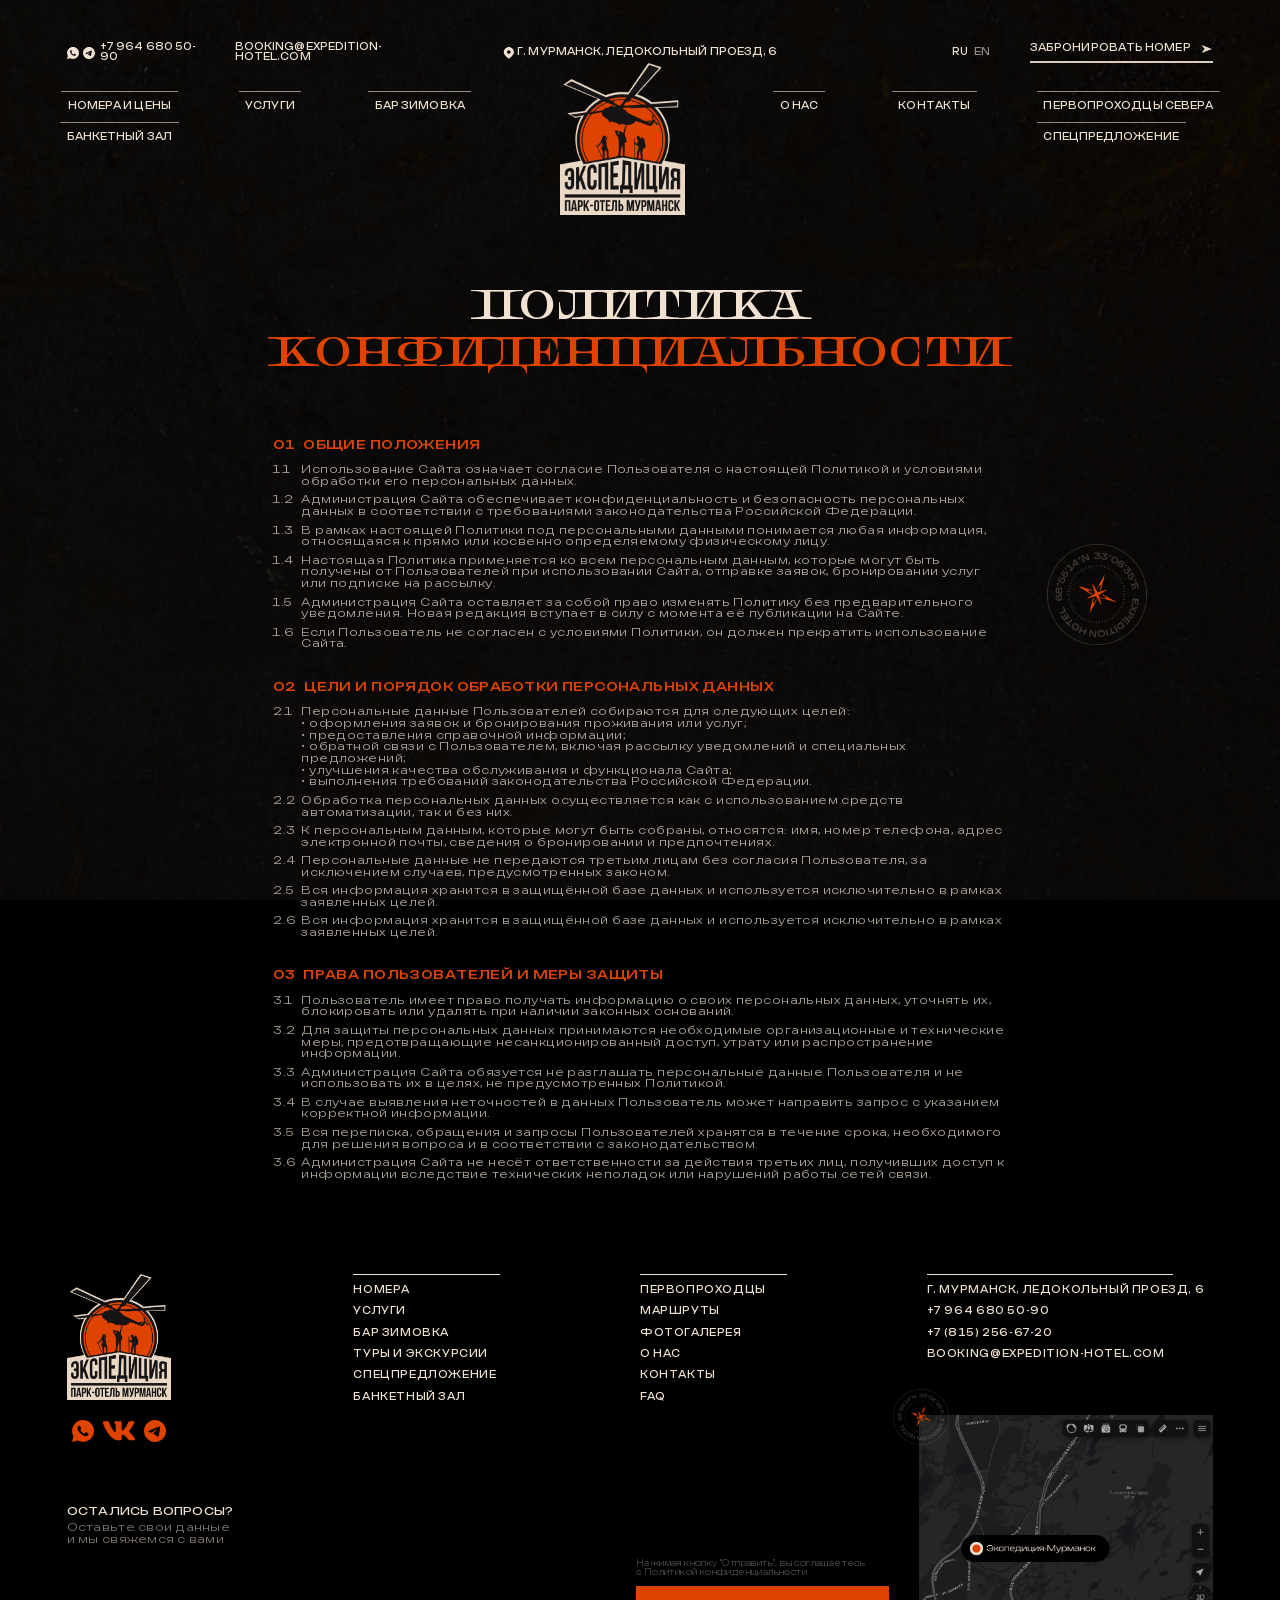
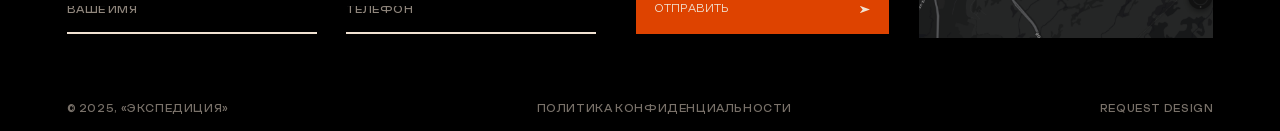
<file: pages/politics.html>
<!DOCTYPE html>
<html lang="ru">
<head>
    <meta charset="UTF-8">
    <meta name="viewport" content="width=device-width, initial-scale=1.0">
    <title>Политика</title>
    <link  rel="stylesheet" href="../styles/PoliticsStyle.css"/>
</head>
<body class="page page-contacts">
    <img src="../image/bg_texture.webp" alt="" class="page__texture" aria-hidden="true"> 

    <section class="hero">
        <div class="hero__content">
        <header class="container site-header">

            <div class="site-header__mobile" aria-label="Мобильная навигация">
                <button class="site-header__mobile-btn" type="button" aria-label="Открыть календарь">
                <img class="site-header__mobile-btn1" src="../icons/Calendar.svg" alt="" aria-hidden="true">
                </button>

                <a href="#" class="site-header__mobile-logo" aria-label="На главную">
                <img src="../image/mainLogo.png" alt="Экспедиция — парк-отель Мурманск" class="site-header__mobile-logo-img">
                </a>

                <button class="site-header__mobile-btn" type="button" aria-label="Открыть меню" data-burger-open>
                <img class="site-header__mobile-btn2" src="../icons/Burger-menu.svg" alt="" aria-hidden="true">
                </button>
            </div>

            <div class="mobile-menu" hidden data-burger>
                <div class="mobile-menu__backdrop" data-burger-close></div>

                <div class="mobile-menu__panel" role="dialog" aria-modal="true" aria-label="Меню">
                    <div class="mobile-menu__top">
                    <button class="mobile-menu__icon" type="button" aria-label="Календарь">
                        <img class="mobile-menu__icon1" src="../icons/Calendar.svg" alt="" aria-hidden="true">
                    </button>

                    <a class="mobile-menu__logo" href="/" aria-label="На главную">
                        <img src="../image/mainLogo.png" alt="Экспедиция — парк-отель Мурманск">
                    </a>

                    <button class="mobile-menu__icon" type="button" aria-label="Закрыть меню" data-burger-close>
                        <img class="mobile-menu__icon2"src="../icons/Subtract-mobile.svg" alt="" aria-hidden="true">
                    </button>
                    </div>

                    <nav class="mobile-menu__nav" aria-label="Навигация">
                    <a class="mobile-menu__link mobile-menu__link1" href="#">Номера и цены</a>
                    <a class="mobile-menu__link mobile-menu__link2" href="#">Услуги</a>

                    <div class="mobile-menu__group">
                        <a class="mobile-menu__sublink" href="#">Проживание</a>
                        <a class="mobile-menu__sublink" href="#">Туры и экспедиции</a>
                        <a class="mobile-menu__sublink" href="#">Отдых и досуг</a>
                        <a class="mobile-menu__sublink" href="#">Автокемпинг</a>
                    </div>

                    <a class="mobile-menu__link mobile-menu__link3" href="#">Бар зимовка</a>
                    <a class="mobile-menu__link mobile-menu__link4" href="#">Банкетный зал</a>
                    <a class="mobile-menu__link mobile-menu__link5" href="#">О нас</a>
                    <a class="mobile-menu__link mobile-menu__link6" href="#">Контакты</a>
                    <a class="mobile-menu__link mobile-menu__link7" href="#">Первопроходцы севера</a>
                    <a class="mobile-menu__link mobile-menu__link8" href="#">Спецпредложение</a>
                    </nav>
                </div>
            </div>


            <div class="site-header__top">
                <div class="site-header__top-inner">
                    <div class="site-header__top--item site-header__top-left">
                        <div class="site-header__top-phone">
                            <a href="#" class="top-social" aria-label="Написать в WhatsApp" target="_blank" rel="noopener noreferrer">
                                <img src="../icons/WhatsApp.svg" alt="" aria-hidden="true" class="top-icon">
                            </a>
                            <a href="#" class="top-social" aria-label="Написать в Telegram" target="_blank" rel="noopener noreferrer">
                                <img src="../icons/Telegram.svg" alt="" aria-hidden="true" class="top-icon">
                            </a>
                            <a href="tel:+79646805090" class="top-social" aria-label="Позвонить: +7 964 680 50-90">
                                <span class="top-phone">+7 964 680 50-90</span>
                            </a>
                        </div>
                    
                        <div class="site-header__top-email">
                            <a href="mailto:booking@expedition-hotel.com" class="top-email-link" aria-label="Написать на почту booking@expedition-hotel.com">
                                <span class="top-phone">booking@expedition-hotel.com</span>
                            </a>

                            
                        </div>
                    </div>
                    <div class="site-header__top-center"> 
                        <a 
                            href="#" 
                            class="site-header__top-center-location"
                            target="_blank"
                            rel="noopener noreferrer"
                        >
                            <img class="top-icon" src="../icons/Location.svg" alt="" aria-hidden="true">
                            <span class="site-header__top-center-text">г. Мурманск, Ледокольный проезд, 6</span>
                        </a>
                    </div>
                    <div class="site-header__top-right">
                        <div class="site-header__top-language">
                            <a href="#" class="site-header__top-ru">RU</a>
                            <a href="#" class="site-header__top-en">EN</a>
                        </div>
                        <a href="#" class="site-header__top-book">
                            <span class="site-header__top-right-text">забронировать номер</span>
                            <img src="../icons/Arrow.svg" alt="" aria-hidden="true" class="top-icon" />
                        </a>
                    </div>
                </div>
            </div>
            
            <div class="site-header__nav">
                <nav class="site-header__menu" aria-label="Main menu">
                    <ul class="site-header__menu-list site-header__menu-list--left">
                        <li class="site-header__menu-item">
                            <a href="#" class="site-header__menu-link">номера и цены</a>
                        </li>
                        <li class="site-header__menu-item">
                            <a href="#" class="site-header__menu-link">банкетный зал</a>
                        </li>
                    </ul> 

                    <ul class="site-header__menu-list site-header__menu-list--center1">
                        <li class="site-header__menu-item">
                            <a href="#" class="site-header__menu-link">услуги</a>
                        </li>
                        <li class="site-header__menu-item">
                            <a href="#" class="site-header__menu-link">бар зимовка</a>
                        </li>
                    </ul> 

                    <a href="#" class="site-header__logo" aria-label="На главную">
                        <img src="../image/mainLogo.png" alt="Экспедиция — парк-отель Мурманск" class="site-header__logo-img">
                    </a>

                    <ul class="site-header__menu-list site-header__menu-list--center2">
                        <li class="site-header__menu-item">
                            <a href="#" class="site-header__menu-link">о нас</a>
                        </li>
                        <li class="site-header__menu-item">
                            <a href="#" class="site-header__menu-link">контакты</a>
                        </li>
                    </ul> 

                    <ul class="site-header__menu-list site-header__menu-list--right">
                        <li class="site-header__menu-item">
                            <a href="#" class="site-header__menu-link">первопроходцы севера</a>
                        </li>
                        <li class="site-header__menu-item">
                            <a href="#" class="site-header__menu-link">спецпредложение</a>
                        </li>
                    </ul> 
                    

                </nav>
            </div>
        </header>

        
        <main class="hero__main">
            <section class="container policy" aria-labelledby="policy-title">
                <div class="policy__inner">
                    <div class="policy__title">
                        Политика<br>
                        <span class="policy__title-addition">Конфиденциальности</span>
                    </div>

                <div class="policy__content">
                    <section class="policy__section" aria-labelledby="policy-section-1">
                    <div class="policy__section-title" id="policy-section-1">
                        <span class="policy__section-number">01</span>
                        <span class="policy__section-text">Общие положения</span>
                    </div>

                    <ol class="policy__list">
                        <li class="policy__item">
                            <span class="policy__item-number">1.1</span>
                            <span class="policy__item-text">
                                Использование Сайта означает согласие Пользователя с настоящей Политикой и условиями обработки его персональных данных.
                            </span>
                        </li>

                        <li class="policy__item">
                            <span class="policy__item-number">1.2</span>
                            <span class="policy__item-text">
                                Администрация Сайта обеспечивает конфиденциальность и безопасность персональных данных в соответствии с требованиями законодательства Российской Федерации.
                                </span>
                        </li>

                        <li class="policy__item">
                            <span class="policy__item-number">1.3</span>
                            <span class="policy__item-text">
                                В рамках настоящей Политики под персональными данными понимается любая информация, относящаяся к прямо или косвенно определяемому физическому лицу.                        
                            </span>
                        </li>

                        <li class="policy__item">
                            <span class="policy__item-number">1.4</span>
                            <span class="policy__item-text">
                                Настоящая Политика применяется ко всем персональным данным, которые могут быть получены от Пользователей при использовании Сайта, отправке заявок, бронировании услуг или подписке на рассылку.                            </span>
                        </li>

                        <li class="policy__item">
                            <span class="policy__item-number">1.5</span>
                            <span class="policy__item-text">
                                Администрация Сайта оставляет за собой право изменять Политику без предварительного уведомления. Новая редакция вступает в силу с момента её публикации на Сайте.                            </span>
                        </li>

                        <li class="policy__item">
                            <span class="policy__item-number">1.6</span>
                            <span class="policy__item-text">
                                Если Пользователь не согласен с условиями Политики, он должен прекратить использование Сайта.                            </span>
                        </li>
                        
                    </ol>
                    </section>

                    <section class="policy__section" aria-labelledby="policy-section-2">
                    <div class="policy__section-title" id="policy-section-2">
                        <span class="policy__section-number">02</span>
                        <span class="policy__section-text">Цели и порядок обработки персональных данных</span>
                    </div>

                    <ol class="policy__list">
                        <li class="policy__item">
                            <span class="policy__item-number">2.1</span>
                            <span class="policy__item-text policy__item-text2_1">
                                Персональные данные Пользователей собираются для следующих целей:<br>
                                 • оформления заявок и бронирования проживания или услуг;<br>
                                 • предоставления справочной информации;<br>
                                 • обратной связи с Пользователем, включая рассылку уведомлений и специальных предложений;<br>
                                 • улучшения качества обслуживания и функционала Сайта;<br>
                                 • выполнения требований законодательства Российской Федерации. <br>                          
                            </span>
                            <span class="policy__item-text policy__item-text-mobile2_1">
                            Персональные данные Пользователей собираются для следующих целей:
                            оформления заявок и бронирования проживания или услуг;
                            предоставления справочной информации;
                            обратной связи с Пользователем, включая рассылку уведомлений и специальных предложений;
                            улучшения качества обслуживания и функционала сайта;
                            выполнения требований законодательства Российской Федерации.
                            </span>
                        </li>

                        <li class="policy__item">
                            <span class="policy__item-number">2.2</span>
                            <span class="policy__item-text">
Обработка персональных данных осуществляется как с использованием средств автоматизации, так и без них.                                </span>
                        </li>

                        <li class="policy__item">
                            <span class="policy__item-number">2.3</span>
                            <span class="policy__item-text">
К персональным данным, которые могут быть собраны, относятся: имя, номер телефона, адрес электронной почты, сведения о бронировании и предпочтениях.                            </span>
                        </li>

                        <li class="policy__item">
                            <span class="policy__item-number">2.4</span>
                            <span class="policy__item-text">
Персональные данные не передаются третьим лицам без согласия Пользователя, за исключением случаев, предусмотренных законом.                        </li>

                        <li class="policy__item">
                            <span class="policy__item-number">2.5</span>
                            <span class="policy__item-text">
Вся информация хранится в защищённой базе данных и используется исключительно в рамках заявленных целей.                        </li>

                        <li class="policy__item">
                            <span class="policy__item-number">2.6</span>
                            <span class="policy__item-text">
Вся информация хранится в защищённой базе данных и используется исключительно в рамках заявленных целей.                        </li>
                        
                    </ol>
                    </section>

                    <section class="policy__section" aria-labelledby="policy-section-3">
                    <div class="policy__section-title" id="policy-section-3">
                        <span class="policy__section-number">03</span>
                        <span class="policy__section-text">Права пользователей и меры защиты</span>
                    </div>

                    <ol class="policy__list">
                        <li class="policy__item">
                            <span class="policy__item-number">3.1</span>
                            <span class="policy__item-text">
Пользователь имеет право получать информацию о своих персональных данных, уточнять их, блокировать или удалять при наличии законных оснований.                            </span>
                        </li>

                        <li class="policy__item">
                            <span class="policy__item-number">3.2</span>
                            <span class="policy__item-text">
Для защиты персональных данных принимаются необходимые организационные и технические меры, предотвращающие несанкционированный доступ, утрату или распространение информации.                        </li>

                        <li class="policy__item">
                            <span class="policy__item-number">3.3</span>
                            <span class="policy__item-text">
Администрация Сайта обязуется не разглашать персональные данные Пользователя и не использовать их в целях, не предусмотренных Политикой.                        </li>

                        <li class="policy__item">
                            <span class="policy__item-number">3.4</span>
                            <span class="policy__item-text">
В случае выявления неточностей в данных Пользователь может направить запрос с указанием корректной информации.
                        <li class="policy__item">
                            <span class="policy__item-number">3.5</span>
                            <span class="policy__item-text">
Вся переписка, обращения и запросы Пользователей хранятся в течение срока, необходимого для решения вопроса и в соответствии с законодательством.                        </li>

                        <li class="policy__item">
                            <span class="policy__item-number">3.6</span>
                            <span class="policy__item-text">
Администрация Сайта не несёт ответственности за действия третьих лиц, получивших доступ к информации вследствие технических неполадок или нарушений работы сетей связи.                        </li>
                        
                    </ol>
                    </section>
                </div>
                </div>
            </section>

                <div class="politics-compass">
                    <img class="politics-compass-img" src="../image/politics-compass.png" alt="">
                </div>
            </main>
        </div>

    </section>

    
        <footer class="site-footer">
            <div class="site-footer-mobile">
                    <a href="#" class="site-footer__top-logo" aria-label="На главную">
                        <img src="../image/mainLogo.png" alt="Экспедиция — парк-отель Мурманск" class="site-footer-img">
                    </a>

                    <div class="site-footer-mobile-social">
                            <a 
                            href="#" 
                            class="site-footer-mobile-icon"
                            target="_blank"
                            rel="noopener noreferrer"
                            aria-label="Написать в WhatsApp"
                            >
                            <img class="site-footer-mobile-icon-img" src="../icons/WhatsApp2.svg" alt="">
                            </a>

                            <a 
                            href="#" 
                            class="site-footer-mobile-icon"
                            target="_blank"
                            rel="noopener noreferrer"
                            aria-label="Написать в Вконтакте"
                            >
                            <img class="site-footer-mobile-icon-img site-footer-mobile-icon-img--vk" src="../icons/VK.svg" alt="">
                            </a>

                             <a 
                            href="#" 
                            class="site-footer-mobile-icon"
                            target="_blank"
                            rel="noopener noreferrer"
                            aria-label="Написать в Telegram"
                            >
                            <img class="site-footer-mobile-icon-img" src="../icons/Telegram2.svg" alt="">
                            </a>
                    </div>

                    <ul class="site-footer__top-list site-footer-mobile-list1">
                            <li class="site-footer__top-link">г. Мурманск, Ледокольный проезд, 6</li>
                            <li class="site-footer__top-link">+7 964 680 50-90</li>
                            <li class="site-footer__top-link">+7 (815) 256-67-20</li>
                            <li class="site-footer__top-link">booking@expedition-hotel.com</li> 
                    </ul>

                    <nav class="site-footer-mobile-nav">
                            <ul class="site-footer__top-list site-footer__top-list2">
                                <li class="site-footer__top-item"><a href="#" class="site-footer__top-link">Номера</a></li>
                                <li class="site-footer__top-item"><a href="#" class="site-footer__top-link">Услуги</a></li>
                                <li class="site-footer__top-item"><a href="#" class="site-footer__top-link">Бар зимовка</a></li>
                                <li class="site-footer__top-item"><a href="#" class="site-footer__top-link">Туры и экскурсии</a></li>
                                <li class="site-footer__top-item"><a href="#" class="site-footer__top-link">Спецпредложение</a></li>
                                <li class="site-footer__top-item"><a href="#" class="site-footer__top-link">Банкетный зал</a></li>
                            </ul>

                            <ul class="site-footer__top-list site-footer__top-list3">
                                <li class="site-footer__top-item"><a href="#" class="site-footer__top-link">Первопроходцы</a></li>
                                <li class="site-footer__top-item"><a href="#" class="site-footer__top-link">Маршруты</a></li>
                                <li class="site-footer__top-item"><a href="#" class="site-footer__top-link">Фотогалерея</a></li>
                                <li class="site-footer__top-item"><a href="#" class="site-footer__top-link">О нас</a></li>
                                <li class="site-footer__top-item"><a href="#" class="site-footer__top-link">Контакты</a></li>
                                <li class="site-footer__top-item"><a href="#" class="site-footer__top-link">FAQ</a></li>
                            </ul>
                    </nav>
                    
                    
                    <div class="site-footer-mobile-map">
                            <img class="site-footer__map" src="../image//footer-mobile-map.png" alt="Местоположение отеля на карте">
                    </div>

                    <div class="site-footer__middle-left-questions site-footer-mobile-questions">
                            <p class="site-footer__middle-left-title site-footer-mobile-title">Остались вопросы?</p>
                            <p class="site-footer__middle-left-text site-footer-mobile-text">Оставьте свои данные<br>и мы свяжемся с вами</p>
                    </div>

                    <div class="site-footer-mobile-request">
                        <section class="feedback-mobile" aria-label="Форма обратной связи">
                            <form class="feedback-mobile__form" action="#" method="post">
                            <div class="feedback-mobile__field">
                                <input
                                class="feedback-mobile__input"
                                id="feedback-name-mobile"
                                name="name"
                                type="text"
                                placeholder="Ваше имя"
                                autocomplete="name"
                                >
                            </div>

                            <div class="feedback-mobile__field">
                                <input
                                class="feedback-mobile__input"
                                id="feedback-phone-mobile"
                                name="phone"
                                type="tel"
                                placeholder="Телефон"
                                autocomplete="tel"
                                >
                            </div>

                            <p class="feedback-mobile__policy">
                                Нажимая кнопку "Отправить", вы соглашаетесь с Политикой конфиденциальности
                            </p>

                            <button class="feedback-mobile__button" type="submit">
                                <span class="feedback-mobile__button-text">Отправить</span>
                                <img
                                src="../icons/main/main-switch-btn-right.svg"
                                alt=""
                                aria-hidden="true"
                                class="feedback-mobile__button-arrow"
                                >
                            </button>
                            </form>
                        </section>
                    </div>

                    <div class="site-footer__down">
                        <div class="site-footer__down-left">
                            <p>© 2025, «экспедиция»</p>
                        </div>
                        <div class="site-footer__down-center">
                            <p><a href="#" class="site-footer__down-link">политика конфиденциальности</a></p>
                        </div>
                        <div class="site-footer__down-right">
                            <p><a href="#" class="site-footer__down-link">Request design</a></p>
                        </div>

                                   
                              
                </div>
                </div>
            </div>


            <div class="container site-footer__inner">
                <div class="site-footer__top">
                    <nav class="site-footer__top-nav">
                    <a href="/" class="site-footer__top-logo" aria-label="На главную">
                        <img src="../image/mainLogo.png" alt="Экспедиция — парк-отель Мурманск" class="site-footer-img">
                    </a>
                    <div class="site-footer__top-left-nav">
                        <ul class="site-footer__top-list">
                            <li class="site-footer__top-item"><a href="#" class="site-footer__top-link">Номера</a></li>
                            <li class="site-footer__top-item"><a href="#" class="site-footer__top-link">Услуги</a></li>
                            <li class="site-footer__top-item"><a href="#" class="site-footer__top-link">Бар зимовка</a></li>
                            <li class="site-footer__top-item"><a href="#" class="site-footer__top-link">Туры и экскурсии</a></li>
                            <li class="site-footer__top-item"><a href="#" class="site-footer__top-link">Спецпредложение</a></li>
                            <li class="site-footer__top-item"><a href="#" class="site-footer__top-link">Банкетный зал</a></li>
                        </ul>
                    </div>
                    <div class="site-footer__top-center-nav">
                        <ul class="site-footer__top-list">
                            <li class="site-footer__top-item"><a href="#" class="site-footer__top-link">Первопроходцы</a></li>
                            <li class="site-footer__top-item"><a href="#" class="site-footer__top-link">Маршруты</a></li>
                            <li class="site-footer__top-item"><a href="#" class="site-footer__top-link">Фотогалерея</a></li>
                            <li class="site-footer__top-item"><a href="#" class="site-footer__top-link">О нас</a></li>
                            <li class="site-footer__top-item"><a href="#" class="site-footer__top-link">Контакты</a></li>
                            <li class="site-footer__top-item"><a href="#" class="site-footer__top-link">FAQ</a></li>
                        </ul>
                    </div>
                    <div class="site-footer__top-right-nav">
                        <ul class="site-footer__top-list">
                            <li class="site-footer__top-link">г. Мурманск, Ледокольный проезд, 6</li>
                            <li class="site-footer__top-link">+7 964 680 50-90</li>
                            <li class="site-footer__top-link">+7 (815) 256-67-20</li>
                            <li class="site-footer__top-link">booking@expedition-hotel.com</li> 
                        </ul>
                    </div>
                    </nav>                  

                
                <div class="site-footer__middle">
                    <div class="site-footer__middle-left">
                        <div class="site-footer__middle-left-social">
                            <a 
                            href="#" 
                            class="site-footer__middle-left-icon"
                            target="_blank"
                            rel="noopener noreferrer"
                            aria-label="Написать в WhatsApp"
                            >
                            <img class="site-footer__middle-left-icon-img" src="../icons/WhatsApp2.svg" alt="">
                            </a>

                            <a 
                            href="#" 
                            class="site-footer__middle-left-icon"
                            target="_blank"
                            rel="noopener noreferrer"
                            aria-label="Написать в Вконтакте"
                            >
                            <img class="site-footer__middle-left-icon-img site-footer__middle-left-icon-img--vk" src="../icons/VK.svg" alt="">
                            </a>

                             <a 
                            href="#" 
                            class="site-footer__middle-left-icon"
                            target="_blank"
                            rel="noopener noreferrer"
                            aria-label="Написать в Telegram"
                            >
                            <img class="site-footer__middle-left-icon-img" src="../icons/Telegram2.svg" alt="">
                            </a>
                        </div>
                           
                        <div class="site-footer__middle-left-questions">
                            <p class="site-footer__middle-left-title">Остались вопросы?</p>
                            <p class="site-footer__middle-left-text">Оставьте свои данные<br>и мы свяжемся с вами</p>
                        </div>
                           
                        <div class="site-footer__middle-left-request">
                            <section class="feedback" aria-label="Форма обратной связи">
                                <div class="feedback__inner">
                                    <form class="feedback__form" action="#" method="post">
                                    <div class="feedback__fields">
                                        <div class="feedback__field">
                                        <input
                                            class="feedback__input"
                                            id="feedback-name"
                                            name="name"
                                            type="text"
                                            placeholder="Ваше имя"
                                            autocomplete="name"
                                        >
                                        </div>

                                        <div class="feedback__field">
                                        <input
                                            class="feedback__input"
                                            id="feedback-phone"
                                            name="phone"
                                            type="tel"
                                            placeholder="Телефон"
                                            autocomplete="tel"
                                        >
                                        </div>
                                    </div>

                                    <div class="feedback__submit-block">
                                        <p class="feedback__policy">
                                        Нажимая кнопку "Отправить", вы соглашаетесь<br> 
                                        с Политикой конфиденциальности
                                        </p>

                                        <button class="feedback__button" type="submit">
                                        <span class="feedback__button-text">Отправить</span>
                                        <img
                                            src="../icons/main/main-switch-btn-right.svg"
                                            alt=""
                                            aria-hidden="true"
                                            class="special-offer__link-arrow"
                                        >
                                        </button>
                                    </div>
                                    </form>
                                </div>
                                </section>

                        </div>
                    </div>
                    <div class="site-footer__middle-right">
                        <div class="site-footer__middle-right-map">
                            <img class="site-footer__map" src="../image/footer-map.png" alt="Местоположение отеля на карте">
                            <img class="site-footer__map-badge" src="../image/footer-compass.png" alt="" aria-hidden="true">
                            </div>
                    </div>
                </div>
                <div class="site-footer__down">
                    <div class="site-footer__down-inner">
                        <div class="site-footer__down-left">
                            <p>© 2025, «экспедиция»</p>
                        </div>
                        <div class="site-footer__down-center">
                            <p><a href="#" class="site-footer__down-link">политика конфиденциальности</a></p>
                        </div>
                        <div class="site-footer__down-right">
                            <p><a href="#" class="site-footer__down-link">Request design</a></p>
                        </div>

                    </div>
                </div>
            </div>
            </div>
        </footer>


<script>
  const menu = document.querySelector('[data-burger]');
  const panel = document.querySelector('.mobile-menu__panel');
  const openBtn = document.querySelector('[data-burger-open]');
  const closeEls = document.querySelectorAll('[data-burger-close]');

  let scrollY = 0;

  function preventScroll(e) {
    if (panel && panel.contains(e.target)) return;
    e.preventDefault();
  }

  function openMenu(){
    scrollY = window.scrollY || 0;
    menu.hidden = false;

    document.body.classList.add('is-menu-open');
    document.body.style.top = `-${scrollY}px`;

    document.addEventListener('touchmove', preventScroll, { passive: false });
  }

  function closeMenu(){
    menu.hidden = true;

    document.body.classList.remove('is-menu-open');
    document.removeEventListener('touchmove', preventScroll);

    const y = Math.abs(parseInt(document.body.style.top || '0', 10));
    document.body.style.top = '';
    window.scrollTo(0, y);
  }

  openBtn?.addEventListener('click', openMenu);
  closeEls.forEach(el => el.addEventListener('click', closeMenu));

  document.addEventListener('keydown', (e) => {
    if(e.key === 'Escape' && !menu.hidden) closeMenu();
  });

  document.addEventListener('DOMContentLoaded', () => {
  const forms = document.querySelectorAll('form');

  forms.forEach(form => {
    form.addEventListener('submit', (event) => {
      event.preventDefault();
      alert('Форма отправлена!');
    });
  });
});
</script>  
    
</body>
</html>
</file>
<file: styles/IndexStyle.css>
/* base */
:root{
  --bg: #0b0c0f;
  --card: rgba(255,255,255,.06);
  --text: rgba(241,226,210,.92);
  --muted: rgba(241,226,210,.65);
  --line: rgba(241,226,210,.14);
  --accent: #DE4300;
  --glow: rgba(222,67,0,.22);
}

*{ box-sizing: border-box; }
html, body{
  min-height: 100%;
}

body{
  margin: 0;
  font-family: system-ui, -apple-system, Segoe UI, Roboto, Arial, sans-serif;
  color: var(--text);
  background:
    radial-gradient(900px 500px at 20% 10%, rgba(222,67,0,.18), transparent 60%),
    radial-gradient(800px 450px at 80% 30%, rgba(255,255,255,.08), transparent 60%),
    linear-gradient(180deg, #07080a, var(--bg));
  padding: 4rem 1.6rem;
}

/* title */
.title{
  margin: 0 0 2.4rem;
  font-weight: 700;
  letter-spacing: .04em;
  line-height: 1.05;
  text-transform: uppercase;
  font-size: clamp(1.8rem, 3.6vw, 2.7rem);
  position: relative;
  display: inline-block;
  padding: .2rem 0 1.1rem;
}

/* glowing underline */
.title::after{
  content: "";
  position: absolute;
  left: 0;
  bottom: 0;
  width: min(420px, 100%);
  height: 2px;
  background: linear-gradient(90deg, var(--accent), transparent);
  opacity: .9;
}

/* subtle glow behind the title */
.title::before{
  content: "";
  position: absolute;
  left: -14px;
  top: -10px;
  right: -14px;
  bottom: -10px;
  background: radial-gradient(240px 90px at 20% 50%, var(--glow), transparent 70%);
  filter: blur(2px);
  z-index: -1;
}

/* list */
.pages-list{
  list-style: none;
  margin: 0;
  padding: 0;
  max-width: 560px;
  display: grid;
  gap: 1rem;
}

.pages-item{
  border: 1px solid var(--line);
  background: var(--card);
  border-radius: 16px;
  overflow: hidden;
  box-shadow: 0 10px 28px rgba(0,0,0,.35);
}

.pages-link{
  display: flex;
  align-items: center;
  justify-content: space-between;
  gap: 1rem;
  padding: 1.1rem 1.2rem;
  color: var(--text);
  text-decoration: none;
  transition: transform .12s ease, background-color .12s ease;
}

.pages-link::after{
  content: "→";
  color: var(--muted);
  font-size: 1.1em;
  transition: transform .12s ease, color .12s ease;
}

.pages-link:hover{
  background: rgba(255,255,255,.08);
}

.pages-link:hover::after{
  transform: translateX(3px);
  color: var(--accent);
}

.pages-link:focus-visible{
  outline: 2px solid rgba(222,67,0,.7);
  outline-offset: 2px;
}

/* mobile tweaks */
@media (max-width: 480px){
  body{
    padding: 2.2rem 1.2rem;
  }

  .title{
    font-size: 1.75rem;
    padding-bottom: .9rem;
  }

  .title::after{
    width: 100%;
  }

  .pages-list{
    max-width: 100%;
    gap: .8rem;
  }

  .pages-link{
    padding: 1rem 1rem;
    border-radius: 14px;
  }
}
</file>
<file: styles/MainStyle.css>
/*Fonts*/
@font-face {
    font-family: "Bounded";
    src: url('../fonts/Bounded-Medium.woff2');
    font-weight: 500;
    font-style: normal;
    font-display: swap;
}

@font-face {
    font-family: "Bounded";
    src: url('../fonts/Bounded-Bold.woff2');
    font-weight: 700;
    font-style: normal;
    font-display: swap;
}
@font-face {
    font-family: "Bounded";
    src: url('../fonts//Bounded-Regular.woff2');
    font-weight: 400;
    font-style: normal;
    font-display: swap;
}
@font-face {
    font-family: "Bounded";
    src: url('../fonts/Bounded-Light.woff2');
    font-weight: 300;
    font-style: normal;
    font-display: swap;
}
@font-face {
    font-family: "Kintsugi";
    src: url('../fonts/Kintsugi_LVRG-Regular.woff2');
    font-weight: 400;
    font-style: normal;
    font-display: swap;
}
@font-face {
    font-family: "X-TYPEWRITER";
    src: url('../fonts/XTypewriter-Regular.woff2');
    font-weight: 400;
    font-style: normal;
    font-display: swap;
}
/* Base */
html {
    font-family: 'Circe', sans-serif;
    color: #F1E2D2;
    font-size: 0.520835vw;
    font-style: normal;
    font-weight: normal;
    -webkit-animation: bugfix infinite 1s;
    line-height: 1.2;
    margin: 0;
    padding: 0;
}
body {
    font-style: normal;
    font-weight: normal;
    -webkit-animation: bugfix infinite 1s;
    line-height: 1.2;
    margin: 0;
    padding: 0;
    user-select: none;
    -moz-user-select: none;
    -webkit-user-select: none;
    -ms-user-select: none;
}


input,
textarea {
    -webkit-animation: bugfix infinite 1s;
    line-height: inherit;
    margin: 0;
    padding: 0;
}
a {
    color: unset;
}
a,
a:hover {
    text-decoration: none;
}

button,
input,
a,
textarea {
    outline: none;
    cursor: pointer;
    font: inherit;
}
textarea:focus {
     outline: none;
 }
textarea:active {
     outline: none;
}

h1,
h2,
h3,
h4,
h5,
h6 {
    font: inherit;
    margin: 0;
    padding: 0;
}
p {
    margin-top: 0;
    margin-bottom: 0;
}

img {
    width: 100%;
    height: auto;
    display: block;
}

button {
    border: none;
    color: inherit;
    font: inherit;
    text-align: inherit;
    padding: 0;
    background-color: inherit;
}
ul {
    padding: 0;
    margin: 0;
}

ul li {
    margin: 0;
    padding: 0;
    list-style: none;
}

.container {
  width: 100%;
  max-width: 172.8rem;  
  margin: 0 auto;
  padding: 0.4rem;    
  box-sizing: border-box;
}

input[type="number"]::-webkit-inner-spin-button,
input[type="number"]::-webkit-outer-spin-button {
    -webkit-appearance: none;
    margin: 0;
}

input[type="number"] {
    -moz-appearance: textfield;
}

/* */
.page{
    position: relative;
    background-color: #000000;
}
.page__texture{
    position: fixed;
    inset: 0;
    width: 100%;
    height: 100%;
    object-fit: cover;
    object-position: top center;
    z-index: 2;
    pointer-events: none;
}
.hero{
    position: relative;
    overflow: hidden;
    background-color: rgb(0, 0, 0);
    text-transform: uppercase;
    font-family: 'Bounded', 'Circe', sans-serif;
    font-weight: 400;
    font-size: 1.4rem;
    letter-spacing: 0.01em;
    line-height: 1;
    height: 108rem;
}

.hero__background{
    position: absolute;
    inset: 0;
    pointer-events: none;
    width: 100%;
    height: 100%;
    display: block;
    pointer-events: none;
     z-index: 3;  
}
.hero__frame{
    position: absolute;
    object-fit: contain;
    object-position: top center;
    inset: 0;
    width: 100%;
    height: 100%;
    z-index: 1 !important;
}
.hero__bg,
.hero__lines{
  position: absolute;
  inset: 4rem;   
  width: calc(100% - 8rem); 
  height: calc(100% - 8rem);      
}

.hero__bg{
    object-fit: cover;
    object-position: center              
}
.hero__lines{
object-fit: cover; 
object-position: top center;
}
.site-header{
    position: relative;
}
.hero__content{
    position: relative;
     z-index: 3;
}
.top-icon{
    width: 1.8rem;
    height: 1.8rem;
}
.site-header__top{
    margin: 4rem 0 0 0;
    padding: 2rem 0 0 0;
    z-index: 5;
}
.site-header__top-inner{
    display: grid;
    grid-template-columns: repeat(3, 1fr);
    align-items: center;
    justify-content: space-between;
    position: relative;
    isolation: isolate;
    overflow: visible;
}
.site-header__top-inner::before{
    content: "";
    position: absolute;
    z-index: -1;
    inset: -2.4rem -4.8rem -2.4rem -4.9rem;
    background: linear-gradient(
        180deg,
        rgba(8, 10, 18, 0.99) 0%,
        rgba(10, 14, 24, 0.80) 25%,
        rgba(10, 14, 24, 0.60) 45%,
        rgba(14, 20, 34, 0.35) 75%,
        rgba(14, 20, 34, 0.10) 100%
    );
    backdrop-filter: blur(1.5px);
    -webkit-backdrop-filter: blur(1.5px);
    pointer-events: none;
}
.site-header__top-left{
    display: flex;
    justify-content: flex-start;
    align-items: center;
    gap: 4rem;
}
.site-header__top-phone{
    display: flex;
    align-items: center;
    gap: 0.7rem;
}
.site-header__top-center {
    display: flex;
    align-items: center;
    justify-content: center;
}
.site-header__top-center-location{
    display: inline-flex;
    align-items: center;
    gap: 0.4rem;
}
.site-header__top-right{
    display: flex;
    align-items: center;
    justify-content: flex-end;      
    gap: 6rem;
}
.site-header__top-language{
    display: flex;
    align-items: center;
    gap: 0.8rem;
}
.site-header__top-ru,
.site-header__top-en{
    opacity: 0.6;
}
.site-header__top-ru{
    opacity: 1;
}
.site-header__top-book{
    position: relative;
    display: inline-flex;
    align-items: center;
    gap: 1.6rem;
    padding-bottom: 1.2rem;
}
.site-header__top-book::after{
    content: '';
    position: absolute;
    left: 0;
    right: 0;
    bottom: 0;
    height: 0.2rem;
    background: currentColor;
    opacity: 0.9;
}
.site-header__nav{

}
.site-header__menu{
    display: grid;
    grid-template-columns: auto auto 1fr auto auto; 
    align-items: start;
    column-gap: 11rem;
}
.site-header__menu-list{
    display: flex;
    align-items: center;
    gap: 12rem;
}
.site-header__menu-item{

}

.site-header__menu-list--left, 
.site-header__menu-list--right{
    display: flex;
    flex-direction: column;
    gap: 1.6rem;
    padding-top: 4.3rem;
}
.site-header__menu-list--right{
    align-items: flex-start
}
.site-header__menu-list--center1,
.site-header__menu-list--center2{
    padding-top: 4.3rem;
}
.site-header__menu-link{
    position: relative;
    display: inline-block;
    padding-top: 1.6rem;
}
.site-header__menu-link::after{
    position: absolute;
    content: '';
    left: -1rem;
    right: -1rem;
    top: 0;
    height: 0.1rem;
    background: currentColor;
    opacity: 0.6;
}

.menu-pv {
    width: 180rem;
    margin: 0 auto 24rem;
    display: flex;
    justify-content: space-between;
    position: relative;
}

.menu-pv .right svg {
    position: absolute;
    width: 15.1rem;
    height: auto;
    right: 0;
    top: -7.5rem;
}

.menu-pv .right {
    width: 55rem;
    display: flex;
    flex-direction: column;
    justify-content: space-between;
    padding: 3.8rem 0;
}

.menu-pv .right .article-text {
    width: 41rem;
}

.menu-pv .right img {
    width: 100%;
    height: 39.4rem;
    object-fit: cover;
    object-position: center;
}

.menu-pv .center {
    width: 72.6rem;
}

.menu-pv .left {
    width: 41rem;
    box-sizing: border-box;
    padding: 3.8rem 0;
    display: flex;
    flex-direction: column;
    justify-content: space-between;
}

.menu-pv .left .label {
    font-size: 1.8rem;
    font-weight: 500;
    line-height: 1.1;
    letter-spacing: 0.04rem;
    text-transform: uppercase;
    margin-bottom: 2.2rem;
}

.menu-pv .left .red {
    font-size: 4rem;
    line-height: 1;
    font-weight: 500;
}

.menu-slider {
    width: 184rem;
    margin: 0 auto 24rem;
    display: flex;
    justify-content: space-between;
}
.menu-slider .right {
    width: 50.5rem;
    box-sizing: border-box;
    padding-left: 4rem;
    border-left: 1px dashed #E9D8C53D;
    display: flex;
    flex-direction: column;
    justify-content: flex-end;
}

.menu-slider .right .desc-text {
    width: 36rem;
    font-size: 1.8rem;
    font-weight: 500;
    line-height: 1.1;
    letter-spacing: 0.04rem;
    text-transform: uppercase;
    margin-bottom: 22rem;
}

.menu-slider .left {
    width: 122.2rem;
    position: relative;
    padding-top: 4rem;
}
.menu-slider-1 {
    width: 122.2rem;
    height: 72.2rem;
}

.menu-slider-s2 {
    width: 184rem;
    margin: 0 auto 24rem;
    position: relative;
}

.menu-slider-s2 .menu-slider-nav {
    position: absolute;
    right: 0;
    top: 0;
    z-index: 2;
}

.menu-slider-s2 .gray-line {
    z-index: 2;
    position: absolute;
    top: -4rem;
    width: 1px;
    height: 84rem;
    left: 84rem;
}

.menu-slider-s2 .text-block {
    z-index: 2;
    position: absolute;
    width: 46.6rem;
    right: 29rem;
    top: 0;
}

.menu-slider-s2 .text-block .red {
    font-size: 1.8rem;
    line-height: 1.1;
    font-weight: 500;
    letter-spacing: 0.04rem;
    text-transform: uppercase;
    margin-bottom: 6rem;
}

.menu-slider-2 {
    width: 184rem;
    height: 84rem;
}

.menu-slider-2 img {
    width: 46.6rem;
    height: 43rem;
    object-fit: cover;
    object-position: center;
    transition: 0.3s;
}

.menu-slider-2 .swiper-slide-active img {
    width: 80rem;
    height: 80rem;
}

.menu-slider-2 .swiper-slide {
    height: 80rem;
    display: flex;
    flex-direction: column;
    justify-content: flex-end;
}

.menu-slider-1 img {
    width: 46rem;
    height: 46rem;
    transition: 0.3s;
}

.menu-slider .left .room-preview__switch {
    margin-bottom: 0;
    position: absolute;
    z-index: 2;
    right: 0;
    top: 32.4rem;
}

.menu-slider-1 .swiper-slide {
    height: 72.2rem;
    display: flex;
    flex-direction: column;
    justify-content: flex-end;
}

.menu-slider-1 .swiper-slide-active img {
    width: 72.2rem;
    height: 72.2rem;
    transition: 0.3s;
}

.menu-slider .left .label {
    font-size: 1.8rem;
    font-weight: 500;
    line-height: 1.1;
    letter-spacing: 0.04rem;
    text-transform: uppercase;
    margin-bottom: 6rem;
}

.about-slider img {
    width: 57rem;
    height: 44.2rem;
    margin-top: 8rem;
    object-fit: cover;
    object-position: center;
    transition: 0.3s;
}

.about-bottom {
    position: absolute;
    bottom: 4rem;
    right: 0;
    width: 57rem;
    height: 16rem;
    display: flex;
    flex-direction: column;
    justify-content: space-between;
    z-index: 2;
}

.about-bottom .red {
    font-size: 1.8rem;
    line-height: 1.1;
    letter-spacing: 0.04rem;
    text-transform: uppercase;
    font-weight: 500;
}

.about-bottom .site-header__top-book {
    text-transform: uppercase;
    width: 21rem;
    padding-bottom: 2rem;
    font-size: 1.4rem;
    justify-content: space-between;
    align-items: center;
}

.about-bottom .site-header__top-book img {
    position: relative;
    bottom: 0.2rem;
}

.about-slider .swiper-slide {
    display: flex;
    justify-content: flex-end;
}

.about-slider .swiper-slide-active img {
    width: 64.9rem;
    height: 82.3rem;
    margin-top: 0;
    transition: 0.3s;
}

.event-modal {
    width: 100%;
    height: 100%;
    background-color: #161616;
    padding: 7rem;
    font-family: 'Bounded', 'Circe', sans-serif;
}

.event-modal p {
    font-size: 1.6rem;
    line-height: 1.1;
    letter-spacing: 0.04rem;
    font-weight: 300;
    margin-bottom: 2.4rem;
    width: 72.2rem;
}

.event-modal p:last-child {
    margin-bottom: 0;
}

.event-modal .title {
    font-size: 4rem;
    padding: 0 10rem;
    font-weight: 500;
    margin-bottom: 8rem;
    text-align: center;
}

.photo-gallery-slider .slide-pp {
    width: 33.6rem;
    height: 43rem;
    background-color: #00000066;
    opacity: 0;
    transition: 0.3s;
    position: absolute;
    z-index: 2;
    top: 0;
    left: 0;
    padding: 4rem;
    display: flex;
    align-items: center;
    justify-content: center;
    flex-direction: column;
    box-sizing: border-box;
}

.photo-gallery-slider .swiper-slide {
    position: relative;
}

.event-modal-bottom {

}

.photo-gallery-slider .slide-pp .title {
    font-size: 2.2rem;
    margin-bottom: 4rem;
    font-weight: 500;
    line-height: 1;
    text-align: center;
}

.photo-gallery-slider .slide-pp .site-header__top-book img {
    width: 1.8rem;
    height: auto;
}

.photo-gallery-slider .slide-pp .site-header__top-book {
    text-transform: uppercase;
    justify-content: space-between;
    padding-bottom: 2rem;
    width: 25.2rem;
}

.photo-gallery-slider .swiper-slide:hover .slide-pp {
    opacity: 1;
    transition: 0.3s;
}

.event-modal-block {
    display: flex;
    justify-content: space-between;
    margin-bottom: 4rem;
}

.event-modal-block .left, .event-modal-block .right {
    width: 85rem;
}

.event-modal-bottom {
    padding-top: 8rem;
}

.event-modal-block img {
    width: 85rem;
    height: 60rem;
    object-fit: cover;
    object-position: center;
}

.events-modals {
    display: none;
}

.event-modal-slide {
    width: 100%;
    height: 43rem;
}

.event-modal-slide .swiper-slide-prev img {
    left: -12.5rem;
    width: 32rem;
    transition: 0.3s;
}

.event-modal-slide .swiper-slide-next img {
    width: 32rem;
    left: 16rem;
    transition: 0.3s;
}

.event-modal-slide .swiper-slide-next + .swiper-slide img {
    left: 15rem;
    transition: 0.3s;
}
.event-modal-slide .swiper-slide-next + .swiper-slide + .swiper-slide img {
    left: 15rem;
    transition: 0.3s;
}

.event-modal-slide .swiper-slide-active img {
    left: -14rem;
    width: 64rem;
    transition: 0.3s;
}

.event-modal-slide img {
    height: 43rem;
    width: 20rem;
    object-fit: cover;
    object-position: center;
    position: relative;
    left: 0;
    transition: 0.3s;
}

.event-modal-slide-thumbs-wp {
    margin: 4rem auto 0;
    height: 9.6rem;
    width: 60rem;
    display: flex;
    justify-content: space-between;
    align-items: center;
}

.event-modal-slide-thumbs-wp svg {
    width: 1.8rem;
    height: auto;
    cursor: pointer;
    transition: 0.3s;
}

.est-prev {
    transform: rotate(180deg);
}

.event-modal-slide-thumbs {
    height: 9.6rem;
    width: 52rem;
}

.fancybox-can-pan .fancybox-content.event-modal, .fancybox-can-swipe .fancybox-content.event-modal {
    cursor: default;
}

.event-modal-slide-thumbs img {
    height: 9.2rem;
    width: 9.2rem;
    border-radius: 0.3rem;
    border: 0.2rem solid transparent;
    position: relative;
    left: 0.5rem;
    object-fit: cover;
    object-position: center;
    transition: 0.3s;
}

.event-modal.fancybox-content .fancybox-close-small {
    position: fixed;
    top: 4rem;
    right: 4rem;
}

.event-modal-slide-thumbs .swiper-slide-thumb-active img {
    border-color: #DE4300;
    transition: 0.3s;
}

.light-hunt {
    display: flex;
    justify-content: space-between;
    width: 184rem;
    margin: 0 auto 24rem;
}

.light-hunt-1 .left, .light-hunt-2 .right {
    width: 54rem;
}

.light-hunt-1 .right, .light-hunt-2 .left {
    width: 120.5rem;
    position: relative;
}

.light-hunt-tb {
    display: flex;
    justify-content: space-between;
    flex-direction: column;
}

.light-hunt .title {
    font-family: 'Kintsugi', 'Circe', sans-serif;
    font-size: 7rem;
    line-height: 1.2;
    letter-spacing: -0.01em;
    color: #F1E2D2;
    padding-left: 1rem;
    margin-bottom: 6rem;
}

.light-hunt-tb .title .sub {
    font-family: 'Bounded', 'Circe', sans-serif;
    color: #F1E2D280;
    font-size: 1.4rem;
    line-height: 1;
    letter-spacing: -0.02em;
    font-weight: 400;
    margin-left: 1.4rem;
}

.light-hunt-top {
    margin-bottom: 4rem;
}

.light-hunt-slider {
    height: 76rem;
}

.light-hunt-slider .swiper-slide {
    display: flex;
    align-items: flex-end;
}

.light-hunt-slider img {
    object-fit: cover;
    object-position: center;
}

.light-hunt-1 .light-hunt-slider img, .light-hunt-2 .light-hunt-slider .swiper-slide-active img {
    width: 56.5rem;
    height: 47.6rem;
    transition: 0.3s;
}

.light-hunt-1 .light-hunt-slider .swiper-slide-active img, .light-hunt-2 .light-hunt-slider img {
    width: 56.5rem;
    height: 76rem;
    transition: 0.3s;
}

.light-hunt-1 .light-hunt-slider .swiper-slide, .light-hunt-2 .light-hunt-slider .swiper-slide {
    display: flex;
    justify-content: flex-end;
}

.light-hunt-1 .light-hunt-slider .swiper-slide.swiper-slide-active, .light-hunt-2 .light-hunt-slider .swiper-slide.swiper-slide-active {
    justify-content: flex-start;
}

.light-hunt .right-top {
    width: 56.5rem;
    height: 26.6rem;
    display: flex;
    justify-content: space-between;
    flex-direction: column;
    align-items: flex-end;
    position: absolute;
    top: 0;
    right: 0;
    z-index: 2;
}

.light-hunt .left-top {
    width: 56.5rem;
    height: 26.6rem;
    display: flex;
    justify-content: space-between;
    flex-direction: column;
    position: absolute;
    top: 0;
    left: 0;
    z-index: 2;
}

.light-hunt .room-preview__switch {
    margin-bottom: 0;
}

.light-hunt .right-top .red {
    text-transform: uppercase;
    font-size: 1.8rem;
    letter-spacing: 0.04em;
    line-height: 1.1;
    font-weight: 500;
}

.nl-main {
    margin-top: 20rem;
}

.light-hunt .right-top svg {
    width: 15.1rem;
    height: auto;
    position: absolute;
    right: 40rem;
    top: 16.6rem;
}

.light-hunt .left-top svg {
    width: 15.1rem;
    height: auto;
    position: absolute;
    top: 15.6rem;
    left: 37.6rem;
}

.light-hunt-tb .date {
    font-size: 1.8rem;
    font-weight: 500;
    line-height: 1.1;
    text-transform: uppercase;
    letter-spacing: 0.04em;
    margin-bottom: 2.4rem;
}

.light-hunt-tb .red-title {
    font-size: 1.8rem;
    font-weight: 500;
    line-height: 1.1;
    text-transform: uppercase;
    letter-spacing: 0.04em;
    margin-bottom: 5rem;
    text-align: right;
    padding-right: 2rem;
}

.light-hunt-tb .text {
    font-size: 1.4rem;
    font-weight: 500;
    line-height: 1;
    text-transform: uppercase;
    letter-spacing: -0.01em;
    color: #F1E2D280;
}

.menu-pv .left .site-header__top-book {
    width: 28rem;
    font-size: 1.4rem;
    text-transform: uppercase;
    padding-bottom: 2rem;
    justify-content: space-between;
}
.menu-pv .title {
    font-family: 'Kintsugi', 'Circe', sans-serif;
    font-weight: 400;
    font-size: 5.4rem;
    letter-spacing: -0.01rem;
    line-height: 1.3;
    text-transform: uppercase;
    margin-bottom: 15rem;
    padding-left: 1rem;
}
.site-header__logo{
    display: flex;
    align-items: center;
    justify-content: center;
    z-index: 6;
}
.site-header__logo-img{
    width: 18.8rem;
    height: auto;
    display: block;
}




/* hero__body */
.hero__body{
    margin: 0 4rem;
    display: flex;
    flex-direction: column;
    align-items: flex-end;   

}
.hero__decorations{
    display: flex;
    align-items: center;
    justify-content: end;
    position: relative; 
    overflow: visible;
    margin-right: 3.4rem;
}
.hero__decorations-icon{
    width: 29.9rem;
    height: auto;
    position: relative;
    top: -14rem;
    left: -2.9rem;
}
.hero__decorations-text{
    position: relative;
    font-family: 'X-TYPEWRITER', Courier, monospace;
    font-weight: 400;
    font-size: 2rem;
    letter-spacing: -0.02rem;
    line-height: 1.1;
    text-transform: uppercase;
    top: -5.4rem;
    text-indent: 5.5rem; 
}
.hero__decorations-text.bar {
    text-indent: 0;
}
.hero__title-text .desc {
    font-size: 4rem;
    text-transform: none;
    font-family: 'Bounded', 'Circe', sans-serif;
    margin-left: 15rem;
}
.hero__decorations-text.bar p:first-child {
    margin-bottom: 3.5rem;
}
.hero__review-img{
    width: 34.8rem;
    height: auto;
    margin-right: 6.3rem;

}
.hero__title{
    font-family: 'Kintsugi', 'Circe', sans-serif;
    font-weight: 400;
    font-size: 7rem;     
    letter-spacing: -0.01rem;
    line-height: 1;
    align-items: center;
    justify-content: center;
    margin-top: 12.9rem;
}
.hero__title-text{
    text-align: center;
}
/* Footer*/
.site-footer{
    position: relative;
    text-transform: uppercase;
    font-family: 'Bounded', 'Circe', sans-serif;
    font-weight: 400;
    font-size: 1.4rem;
    letter-spacing: 0.065em;
    line-height: 1;
    margin-top: 2rem;
    z-index: 20;
}
.site-footer__top-nav{
    display: grid;
    grid-template-columns: repeat(4, 1fr);

}
.site-footer-img{
    width: 15.6rem;
}
.site-footer__top-list{
    display: flex;
    flex-direction: column;
    gap: 1.8rem;    
    position: relative;  
    padding-top: 1.8rem;  
}
.site-footer__top-list::before{
    content: '';
    position: absolute;
    top: 0;
    left: 0;
    right: 0;
    height: 0.2rem;
    width: 22rem;
    background: currentColor;
}
.site-footer__top-right-nav .site-footer__top-list::before {
    content: '';
    position: absolute;
    top: 0;
    left: 0;
    right: 0;
    height: 0.2rem;
    width: 37rem;
    background: currentColor;
}
.site-footer__middle{
    margin-top: 2rem;
    display: grid;
    grid-template-columns: 1fr 45rem; 
    column-gap: 5.5rem;
    align-items: start;
}

.site-footer__middle-left{
    display: flex;
    flex-direction: column;         
    min-height: 38rem;

}
.site-footer__middle-left-social{
    display: flex;
    gap: 0.6rem;
    align-items: center;

}
.site-footer__middle-right{

}
.site-footer__middle-left-icon{
    width: 4.8rem;
    height: 4.8rem;
    display: flex;
    align-items: center;
    justify-content: center;
}
.site-footer__middle-left-icon-img{
    width: 3.3rem;
    height: 3.3rem;
}
.site-footer__middle-left-icon-img--vk{
    width: 4.8rem;
    height: 4.8rem;

}
.site-footer__middle-left-questions{
    font-size: 1.6rem;
    letter-spacing: 0.02em;
    line-height: 1;
    display: flex;
    flex-direction: column;
    gap: 0.8rem;
    margin-top: 9rem;
}
.site-footer__middle-left-text{
    opacity: 50%;
    text-transform: none;
    font-weight: 300;
    font-size: 1.6rem;
    letter-spacing: 0.04rem;
    line-height: 1.1;
}


.site-footer__middle-left-request{
  margin-top: -1rem;
}
.site-footer__middle-right-map{
    position: relative;
}
.site-footer__map{
    width: 44rem;
    
}
.site-footer__map-badge{
    width: 8.4rem;
    position: absolute;
    top: -4rem; 
    left: -4rem;
}
.site-footer__down{
    padding: 5.5rem 0 2rem 0;
    display: flex;
    align-items: center;
    position: relative;
    font-size: 1.4rem;
}
.site-footer__down-inner{
    width: 100%;
    display: flex;
    justify-content: space-between;
    align-items: center;
}
.site-footer__down-inner::before{
    content: '';
    position: absolute;
    top: 0;
    left: 0;
    right: 0;
    height: 0.01rem;
    background: currentColor;
    opacity: 30%;
}
.site-footer__down-left{
    opacity: 50%;
}
.site-footer__down-center{
    opacity: 50%;
}
.site-footer__down-right{
    opacity: 50%;
}

/* feedback footer */

.feedback {
  width: 100%;
  margin-top: 3rem;
}

.feedback__inner {
  width: 100%;
}

.feedback__form {
  display: flex;
  align-items: flex-end;
  justify-content: flex-start;
  gap: 6rem;
}

.feedback__fields {
  display: flex;
  align-items: flex-end;
  gap: 4.4rem;
}

.feedback__field {
  width: 100%;
  max-width: 37.5rem;
}

.feedback__input {
  display: block;
  width: 37.5rem;
  height: 4.8rem;
  padding: 0 0 0.8rem 0;
  border: none;
  border-bottom: 0.3rem solid #f1e2d2;
  background-color: transparent;
  font-family: 'Bounded', 'Circe', sans-serif;
  font-size: 1.4rem;
  font-weight: 400;
  line-height: 1;
  letter-spacing: 0.05em;
  text-transform: uppercase;
  color: #f1e2d2;
  outline: none;
  transition: border-color 0.3s ease, color 0.3s ease;
}

.feedback__input::placeholder {
  color: rgba(241, 226, 210, 0.75);
  transition: color 0.3s ease, opacity 0.3s ease, transform 0.3s ease;
  opacity: 0.8;
}

.feedback__input:focus {
  border-bottom-color: #DE4300;
  color: #ffffff;
}

.feedback__input:focus::placeholder {
  color: rgba(233, 90, 12, 0.95);
}

.feedback__input:hover {
  border-bottom-color: #ffffff;
}

.feedback__submit-block {
  display: flex;
  flex-direction: column;
  align-items: flex-start;
  width: 37rem;
  flex-shrink: 0;
}

.feedback__policy {
  margin: 0 0 1.2rem 0;
  max-width: 40rem;
  font-family: 'Bounded', 'Circe', sans-serif;
  font-weight: 300;
  font-size: 1.2rem;
  line-height: 1.1;
  letter-spacing: 0.05em;
  color: rgba(241, 226, 210, 0.45);
  text-transform: none;
  opacity: 0.7;
  right: -2rem;
}

.feedback__button {
  display: flex;
  align-items: center;
  justify-content: space-between;
  gap: 2rem;
  width: 38rem;
  min-height: 4.8rem;
  padding: 2.9rem 2.9rem;
  border: none;
  background-color: #DE4300;
  cursor: pointer;
  font-family: 'Bounded', 'Circe', sans-serif;
  font-weight: 300;
  text-transform: uppercase;
  transition: background-color 0.3s ease, transform 0.3s ease;
}

.feedback__button:hover {
  background-color: #782806;
}

.feedback__button:focus-visible {
  outline: 0.1rem solid #f1e2d2;
  outline-offset: 0.3rem;
}

.feedback__button-text {
  font-size: 1.4rem;
  line-height: 1;
  letter-spacing: 0.04em;
  color: #f1e2d2;
}

.special-offer__link-arrow{
  display: block;
  width: 1.5rem;
  height: auto;
  flex-shrink: 0;
}

/* showcase-card */

main {
    width: 100%;
    margin: 18rem 0 auto;
    padding: 0;
    box-sizing: border-box;
    font-family: 'Bounded', 'Circe', sans-serif;
    font-weight: 400;
    font-size: 1.4rem;
    letter-spacing: 0.01rem;
    line-height: 1;
    z-index: 3;
    position: relative;
}

.showcase-card {
    margin: 0 4rem;
    padding-top: 4rem;
    position: relative;
    box-sizing: border-box;
}

.showcase-card__label {
    position: relative;
    font-weight: 500;
    font-size: 1.8rem;
    letter-spacing: 0.04em;
    line-height: 1.1;
    color: #DE4300;
    text-transform: uppercase;
}

.showcase-card__slider {
    position: relative;
    margin-top: 6rem;
    padding-top: 1rem;
    --showcase-image-duration: 700ms;
    --showcase-easing: cubic-bezier(0.22, 1, 0.36, 1);
}

.showcase-card__media {
    position: relative;
    width: 100%;
    overflow: hidden;
    aspect-ratio: 1728 / 850;
}

.showcase-card__image-layer {
    position: absolute;
    inset: 0;
}

.showcase-card__image-layer--next {
    z-index: 1;
}

.showcase-card__image-layer--current {
    z-index: 2;
    transform: translateY(0);
}

.showcase-card__slide-image {
    display: block;
    width: 100%;
    height: 100%;
    object-fit: cover;
}

.showcase-card__overlay {
    position: absolute;
    inset: 0;
    z-index: 3;
    pointer-events: none;
}

.showcase-card__number-wrap {
    position: absolute;
    top: 5rem;
    right: 4rem;
    pointer-events: none;
}

.showcase-card__number-track {
    display: block;
}

.showcase-card__number-slide {
    font-size: 1.6rem;
    line-height: 1;
    letter-spacing: -0.02rem;
}

.showcase-card__description {
    position: absolute;
    left: 3.2rem;
    right: 3.2rem;
    bottom: 4rem;
    display: flex;
    justify-content: space-between;
    align-items: flex-end;
    gap: 4rem;
    pointer-events: none;

    opacity: 1;
    transform: translateY(0);
    transition:
        opacity 420ms ease,
        transform 420ms cubic-bezier(0.22, 1, 0.36, 1);
}

.showcase-card.is-text-hiding .showcase-card__description {
    opacity: 0;
    transform: translateY(12rem);
}

.showcase-card.is-text-preparing .showcase-card__description {
    opacity: 0;
    transform: translateY(-12rem);
}

.showcase-card.is-text-showing .showcase-card__description {
    opacity: 1;
    transform: translateY(0);
}

.showcase-card__text-window {
    max-width: 52rem;
    pointer-events: none;
}

.showcase-card__text-track {
    display: block;
}

.showcase-card__text-slide {
    display: flex;
    flex-direction: column;
}

.showcase-card__text-slide--next {
    display: none;
}

.showcase-card__caption {
    color: #DE4300;
    font-size: 1.6rem;
    line-height: 1.1;
    text-transform: uppercase;
    letter-spacing: 0.04rem;
    font-weight: 500;
}

.showcase-card__title {
    font-size: 4rem;
    line-height: 1;
    letter-spacing: 0;
    text-transform: none;
    font-weight: 500;
    margin-top: 2.4rem;
}

.showcase-card__text {
    font-family: 'X-TYPEWRITER', Courier, monospace;
    font-size: 2rem;
    line-height: 1.1;
    text-transform: uppercase;
    letter-spacing: -0.02rem;
    margin-top: 4rem;
}

.showcase-card__switch {
    flex-shrink: 0;
    width: 10.8rem;
    display: flex;
    flex-direction: column;
    align-items: stretch;
    gap: 0.8rem;
    pointer-events: auto;
}

.showcase-card__switch-btn {
    position: relative;
    display: flex;
    align-items: center;
    justify-content: space-between;
    width: 100%;
    padding: 0;
    border: none;
    background: transparent;
    color: #F1E2D2;
    cursor: pointer;
    font-family: 'Bounded', 'Circe', sans-serif;
    font-weight: 500;
    font-size: 1.4rem;
    line-height: 1;
    letter-spacing: -0.04rem;
    text-transform: uppercase;
    text-align: left;
    transition: transform 0.25s ease, opacity 0.25s ease;
    transform-origin: center;
}
.showcase-card__switch-btn:hover {
  transform: scale(1.05);
}
.showcase-card__switch-btn--prev {
    padding-bottom: 0;
}

.showcase-card__switch-btn--next {
    padding-top: 1.1rem;
}

.showcase-card__switch-btn--next::before {
    content: "";
    position: absolute;
    top: 0;
    left: 0;
    right: 0;
    height: 0.3rem;
    background: currentColor;
}

.showcase-card__switch-arrow {
    flex-shrink: 0;
    width: 1.1rem;
    height: auto;
    display: block;
}

.showcase-card__switch-arrow--prev {
    align-self: flex-start;
    margin-top: 0.05rem;
}

.showcase-card__switch-arrow--next {
    align-self: flex-end;
    margin-bottom: 0.05rem;
}
/* mobile animation */
.showcase-card__image-mobile,
.showcase-card__description-mobile {
  transition:
    opacity 420ms ease,
    transform 420ms cubic-bezier(0.22, 1, 0.36, 1);
  will-change: transform, opacity;
}

.showcase-card.is-mobile-hiding .showcase-card__image-mobile,
.showcase-card.is-mobile-hiding .showcase-card__description-mobile {
  opacity: 0;
  transform: translateY(-3rem);
}

.showcase-card.is-mobile-showing .showcase-card__image-mobile,
.showcase-card.is-mobile-showing .showcase-card__description-mobile {
  opacity: 1;
  transform: translateY(0);
}

/* room-preview */

.room-preview {
  margin: 0 4rem;
  margin-top: 22rem
}
.room-preview__inner {
  display: grid;
  grid-template-columns: 46rem 1fr;
  column-gap: 5.1rem;
  align-items: start;
}
.room-preview__media {
  position: relative;
  min-height: 66rem;
   width: 100%;
}

.room-preview__frame {
  position: absolute;
  inset: 0;
  width: 100%;
  height: 100%;
  object-fit: contain;
  pointer-events: none;
  z-index: 1;
}

.room-preview__inner .room-preview__image-wrapper {
  position: absolute;
  top: 3rem;
  left: 24.5rem;
  width: 82rem;
  height: 60.5rem;
  z-index: 2;
  overflow: hidden;
}

.room-preview__inner  .room-preview__image {
  display: block;
  width: 100%;
  height: 100%;
  object-fit: cover;
  object-position: center;
}

/*--------*/
.room-preview__pagination {
  position: absolute;
  top: 2rem;
  left: 2rem;
  display: flex;
  flex-direction: column;
  gap: 0.6rem;
  z-index: 3;
  pointer-events: none;
}

.room-preview__pagination-line {
  display: block;
  width: 1.2rem;
  height: 0.2rem;
  background-color: rgba(241, 226, 210, 0.45);
  transition: background-color 0.3s ease, transform 0.3s ease, opacity 0.3s ease;
}

.room-preview__pagination-line.is-active {
  height: 0.3rem;
  background-color: #F1E2D2;
  opacity: 1;
}
/*--------*/
.room-preview__info {
  display: flex;
  flex-direction: column;
  align-items: flex-start;
  padding-top: 4.3rem;
  min-height: 100%;
}

.room-preview__switch {
  display: inline-flex;
  align-items: center;
  column-gap: 1.3rem;
  margin-bottom: 6rem;
}
.room-preview__switch-btn {
  display: inline-flex;
  align-items: center;
  justify-content: center;
  padding: 0;
  border: none;
  background-color: transparent;
  cursor: pointer;
}
.room-preview__switch-icon {
  display: block;
  width: 1.5rem;   
  height: auto;
}
.room-preview__switch-btn:hover .room-preview__switch-icon {
  transform: scale(1.2);
}
.room-preview__switch-btn:active .room-preview__switch-icon {
  transform: scale(0.95);
}
.room-preview__switch-line {
  display: block;
  width: 0.3rem;   
  height: 4rem;
  transition: transform 0.25s ease;
  transform-origin: center;
}

.room-preview__title {
  font-family: 'Kintsugi', 'Circe', sans-serif;
  font-weight: 400;
  font-size: 5.4rem;
  line-height: 1.3;
  letter-spacing: -0.01em;
  text-transform: uppercase;
  margin: 0;
}
.room-preview__title-offset{
    display: inline-block;
    margin-left: 1.8rem;
}
.room-preview__text {
  margin: 6rem 0 0 0;
  font-family: 'X-TYPEWRITER', Courier, monospace;
  font-weight: 400;
  font-size: 2rem;
  line-height: 1.1;
  letter-spacing: -0.02em;
  text-transform: uppercase;
}
.room-preview__link {
  margin-top: auto;
  display: flex;
  align-items: center;
  justify-content: space-between;
  width: 27.7rem;
  position: relative;
  padding-bottom: 1.2rem;
  bottom: 5rem;

  color: #F1E2D2;
  text-decoration: none;
  font-size: 1.4rem;
  font-weight: 500;
  line-height: 1;
  text-transform: uppercase;
  letter-spacing: -0.04rem;
}

.room-preview__link::after {
  content: "";
  position: absolute;
  left: 0;
  right: 0;
  bottom: -0.9rem;
  height: 0.3rem;
  background-color: currentColor;
}

.room-preview__link-text {
  display: block;
}

.room-preview__link-arrow {
  display: block;
  width: 1.5rem;   
  height: auto;
  flex-shrink: 0;
}
/*____________*/
.room-preview__title,
.room-preview__text,
.room-preview__image {
  transition: opacity 0.45s ease, transform 0.45s ease, filter 0.45s ease;
  will-change: transform, opacity;
}

.room-preview__title.is-hidden,
.room-preview__text.is-hidden {
  opacity: 0;
  transform: translateY(-2rem);
}

.room-preview__image.is-hidden {
  opacity: 0;
  transform: scale(1.03);
  filter: blur(0.4rem);
}

.room-preview__switch-btn {
  transition: transform 0.25s ease, opacity 0.25s ease;
}

.room-preview__switch-btn:hover {
  transform: scale(1.08);
}

.room-preview__switch-btn:active {
  transform: scale(0.96);
}
.room-preview__frame {
  transition: opacity 0.45s ease, transform 0.45s ease, filter 0.45s ease;
  will-change: transform, opacity;
}
.room-preview__frame.is-hidden {
  opacity: 0;
  transform: scale(1.02);
  filter: blur(0.3rem);
}


/* journey-map */

.journey-map {
  position: relative;
  margin: 35rem 0 0 4rem;
  min-height: 115.8rem;    
  overflow: visible;  
}
.journey-map__bg-lines{
  position: absolute;
  top: -25rem; 
  left: 22rem;
  right: 0;
  bottom: 0;

  width: 83%;
  height: 90%;
  object-fit: cover;          
  object-position: center;
  pointer-events: none;
  z-index: 1;
}

.hero.cook .hero__title-text.offers {
    width: 170rem;
    box-sizing: border-box;
    padding-left: 5rem;
    text-align: left;
    padding-top: 10.4rem;
}

.offers-section {
    width: 184rem;
    margin: 0 auto 16rem;
}

.offers-section-grid {
    width: 100%;
    display: flex;
    gap: 4.1rem;
    flex-wrap: wrap;
}

.offer-modal-info {
    width: 100%;
    display: flex;
    justify-content: space-between;
    font-family: 'Bounded', 'Circe', sans-serif;
}

.offer-modal-info .right {
    width: 85rem;
}
.offer-modal-info .right img {
    width: 100%;
    height: auto;
    max-height: 60rem;
    object-fit: cover;
    object-position: center;
}

.offer-modal-subtitle {
    margin-bottom: 3.2rem;
    font-size: 1.8rem;
    font-weight: 500;
    text-transform: uppercase;
    line-height: 1.1;
    letter-spacing: 0.04rem;
}

.offer-modal-list {
    list-style: none;
    display: flex;
    flex-direction: column;
    gap: 1.6rem;
    font-size: 2rem;
    line-height: 1.1;
    letter-spacing: -0.02rem;
    text-transform: uppercase;
    font-family: 'X-TYPEWRITER', Courier, monospace;
    padding-left: 2.6rem;
    margin-bottom: 3.6rem;
}

.offer-modal-info .feedback__button {
    width: 27rem;
}

.offer-modal-label {
    font-size: 1.6rem;
    line-height: 1.1;
    letter-spacing: 0.04rem;
    font-weight: 300;
    text-transform: uppercase;
    color: #E9D8C53D;
    margin-bottom: 1.2rem;
}

.offer-modal-list li {
    position: relative;
    color: #837C74;
}

.offer-modal-price {
    color: white;
    font-size: 1.8rem;
    line-height: 1.1;
    letter-spacing: 0.04rem;
    font-weight: 500;
    text-transform: uppercase;
    margin-bottom: 2rem;
}

.white {
    color: #fff;
}

.offer-modal-list li:before {
    content: '';
    display: block;
    position: absolute;
    left: -2.6rem;
    width: 0.8rem;
    height: 0.8rem;
    background: #DE4300;
    border-radius: 0.4rem;
    top: calc(50% - 0.4rem)
}

.offer-modal-info .left {
    width: 73rem;
}

.offer-modal-desc {
    font-size: 1.6rem;
    line-height: 1.1;
    font-weight: 300;
    letter-spacing: 0.04rem;
    margin-bottom: 3.6rem;
}

.offers-section-item {
    display: block;
    width: 58.6rem;
    height: 58.6rem;
    position: relative;
    cursor: pointer;
}

.hero.cook .pg .hero__title .hero__title-text.offers {
    width: 70rem;
    padding-top: 9rem;
}

.offers-section-item img {
    transition: 0.3s;
    transform: scale(1);
    transform-origin: center;
}

.offer-modal {
    display: none;
    min-width: 100%;
    min-height: 100%;
    padding: 8rem;
    background-color: #161616;
}

.offer-modal-title {
    font-size: 4rem;
    line-height: 1;
    padding: 0 8rem;
    font-weight: 500;
    letter-spacing: 0;
    margin-bottom: 10rem;
    text-align: center;
}

.offer-modal-content {
    width: 100%;
    height: 100%;
    display: flex;
    flex-direction: column;
    justify-content: center;
}

.offers-section-item:hover img {
    transform: scale(1.02);
    transition: 0.3s;
}

.offers-section-item-bg {
    width: 100%;
    height: 100%;
    object-fit: cover;
    object-position: center;
}

.offers-section-item-text {
    position: absolute;
    z-index: 2;
    bottom: 2.4rem;
    width: 32rem;
    font-weight: 500;
    font-size: 2.2rem;
    line-height: 1;
    left: 13.4rem;
    text-align: center;
}

.offers-section-item.big-desk .offers-section-item-text {
    width: 100%;
    left: 0;
    box-sizing: border-box;
    padding: 0 5rem;
}

.hero.cook .hero__title-text.offers div:last-child {
    text-align: right;
}

.hero.cook .hero__title-text.bh {
    margin-left: 4rem;
    padding-top: 13rem;
}

.hero.cook .hero__title-text.bh div:last-child {

}

.bh-menu {
    width: 184rem;
    display: flex;
    margin: 0 auto 24rem;
}

.organization-and-booking {
    width: 184rem;
    display: flex;
    margin: 0 auto 24rem;
    justify-content: space-between;
}

.photo-gallery {
    width: 184rem;
    margin: 0 auto 24rem;
}

.photo-gallery-top {
    display: flex;
    justify-content: space-between;
    width: 100%;
    margin-bottom: 4rem;
}

.photo-gallery-nav .room-preview__switch {
    margin-top: 0;
}

.organization-and-booking .right {
    width: 72.6rem;
    flex-shrink: 0;
}

.photo-gallery-slider img {
    width: 33.6rem;
    height: 43rem;
}

.room-preview__switch-btn.swiper-button-disabled {
    opacity: 0.3;
    transition: 0.3s;
}

.organization-and-booking .left {
    flex-grow: 1;
}

.organization-and-booking .left-block {
    display: flex;
    justify-content: space-between;
    padding-right: 4rem;
}

.organization-and-booking .left-block-text {
    width: 42rem;
    display: flex;
    flex-direction: column;
    justify-content: space-between;
}

.organization-and-booking .left-block-img {
    padding-top: 13.6rem;
}

.organization-and-booking .left-block-img img {
    width: 56.5rem;
    height: 47.6rem;
    object-fit: cover;
    object-position: center;
}

.organization-and-booking .feedback__button {
    width: 25rem;
}

.img-bg-grid {
    background: url("../image/grid.png");
    background-size: 72.5rem 89.9rem;
    width: 100%;
    height: 90rem;
    padding: 3.8rem;
    box-sizing: border-box;
}

.img-bg-grid img {
    width: 100%;
    height: 100%;
    object-fit: cover;
    object-position: center;
}

.atmosphere-of-discovery {
    width: 184rem;
    display: flex;
    margin: 0 auto 24rem;
    justify-content: space-between;
}

.atmosphere-of-discovery .right {
    width: 49.2rem;
}

.atmosphere-of-discovery .left {
    width: 122.4rem;
}

.atmosphere-of-discovery .left-block {
    display: flex;
    justify-content: space-between;
    margin-bottom: 13rem;
}

.atmosphere-of-discovery .left-block img {
    width: 69rem;
    height: 55rem;
    object-fit: cover;
    object-position: center;
}

.atmosphere-of-discovery .left-block .article-text {
    width: 41rem;
}

.atmosphere-of-discovery .right img {
    width: 49.2rem;
    height: 82rem;
    object-fit: cover;
    object-position: center;
}

.bh-menu .left {
    padding-right: 7.9rem;
}

.bh-menu .right {
    padding-left: 8rem;
    flex-grow: 1;
}

.bh-menu .site-header__top-book {
    text-transform: uppercase;
    gap: 17rem;
    padding-bottom: 2.2rem;
}

.bh-menu .right-top {
    display: flex;
    height: 14rem;
    align-items: flex-end;
    margin-bottom: 7rem;
}

.bh-menu-header {
    display: flex;
    align-items: flex-end;
    margin-bottom: 7rem;
    width: 126.1rem;
    justify-content: space-between;
}

.bh-menu-img-main {
    width: 126.1rem;
    height: 70rem;
    object-fit: cover;
    object-position: center;
}

.bh-menu-img-adv {
    width: 100%;
    height: 47.4rem;
    object-fit: cover;
    object-position: center;
    margin-bottom: 7rem;
}

.bh-menu-text {
    font-size: 1.6rem;
    letter-spacing: -0.02rem;
    font-weight: 500;
    text-transform: uppercase;
    line-height: 1;
    padding-bottom: 2.2rem;
}

.gray-line {
    width: 0.1rem;
    height: 91rem;
    border-right: 0.1rem dashed #E9D8C53D;
}

.bh-menu-title {
    width: 74rem;
    font-size: 7rem;
    letter-spacing: -0.01rem;
    line-height: 1;
    text-transform: uppercase;
    font-family: 'Kintsugi', 'Circe', sans-serif;
    padding-left: 1rem;
}

.photo-gallery-title {
    font-size: 7rem;
    letter-spacing: -0.01rem;
    line-height: 1;
    text-transform: uppercase;
    font-family: 'Kintsugi', 'Circe', sans-serif;
    padding-left: 1rem;
}

.oab-title {
    width: 100%;
    padding-top: 4rem;
    font-size: 7rem;
    letter-spacing: -0.01rem;
    line-height: 1;
    text-transform: uppercase;
    font-family: 'Kintsugi', 'Circe', sans-serif;
    padding-left: 1rem;
    padding-right: 1rem;
    box-sizing: border-box;
    margin-bottom: 7rem;
}

.oab-title div:last-child {
    text-align: right;
}

.aod-title {
    width: 87rem;
    font-size: 7rem;
    letter-spacing: -0.01rem;
    line-height: 1;
    text-transform: uppercase;
    font-family: 'Kintsugi', 'Circe', sans-serif;
    padding-left: 1rem;
}

.aod-title div:last-child {
    text-align: right;
}

.bh-menu-title div:last-child {
    text-align: right;
}

.journey-map__inner {
  position: relative;
  z-index: 2;

  display: grid;
  grid-template-columns: 68rem minmax(0, 1fr); 
  column-gap: 8rem;
  align-items: start;

  min-height: 115.8rem;
}

.journey-map__info {
  padding-top: 5rem; 
  padding-left: 5rem;
}
.journey-map__title{
  margin: 0;
  font-family: 'Kintsugi', 'Circe', sans-serif;
  font-weight: 400;
  font-size: 5.4rem;
  line-height: 1.3;
  letter-spacing: -0.01em;
  text-transform: uppercase;
  margin: 0;
}
.journey-map__title-accent{
  color: #DE4300;    
}
.journey-map__title-accent-overlap{
  position: relative;
  display: inline-block;
  white-space: nowrap; 
  z-index: 4;
}
.journey-map__text{
  margin-top: 37rem;         
  display: flex;
  flex-direction: column;
  gap: 2rem;  
  font-family: 'X-TYPEWRITER', Courier, monospace;
  font-weight: 400;
  font-size: 2rem;
  line-height: 1.1;
  letter-spacing: -0.02em;
  text-transform: uppercase;              
}
.journey-map__media{
  position: relative;
  padding-top: 4rem;
  z-index: 3;          
}

.journey-map__image{
  display: block;
  width: 100%;
  height: auto;
}
.journey-map__photos{
  position: absolute;
  inset: 0;
  overflow: visible;
  z-index: 4;
}
.journey-map__photo{
  position: absolute;
  width: 8.8rem;      
  height: auto;
  display: block;
  pointer-events: auto;
  transition: transform 0.7s ease, box-shadow 0.35s ease;
  transform-origin: center center;
}
.journey-map__photo:hover {
  transform: scale(3);
  z-index: 10;
}
.journey-map__zone{
  position: absolute;
  overflow: visible;
}
.journey-map__zone--1{ top: 0; left: 0; right: 0; height: 22%; }
.journey-map__zone--2{ top: 18%; left: 8%; right: 0; height: 28%; }
.journey-map__zone--3{ top: 48%; left: 10%; right: 0; height: 22%; }
.journey-map__zone--4{ top: 70%; left: 18%; right: 0; height: 26%; }

.journey-map__photo--a{ top: 3rem; left: 16rem; }
.journey-map__photo--b{ top: -4.5rem; left: 36rem; }

.journey-map__photo--c{ top: -7rem; left: 48rem; }
.journey-map__photo--d{ top: 3rem; left: 15rem; }

.journey-map__photo--e{ top: 14rem; left: 12rem; }
.journey-map__photo--f{ top: 1rem; left: 36rem; }
.journey-map__photo--g{ top: 0rem; left: 53rem; }
.journey-map__photo--h{ top: 5rem; left: 23rem; }

.journey-map__photo--i{ top: 0rem; left: 28rem; }
.journey-map__photo--j{ top: 8rem; left: 41rem; }


/* bar-preview */

.bar-preview{
  margin: 10rem 4rem 0;
  box-sizing: border-box;
}
.bar-preview__inner{
  display: grid;
  grid-template-columns: minmax(0, 1fr) 3rem 42rem;
  column-gap: 6rem;
  align-items: start;

  min-height: 94.3rem; 
}
.bar-preview__left{
  display: flex;
  flex-direction: column;
  gap: 0;
}
.bar-preview__heading{
  display: flex;
  align-items: flex-start;
  justify-content: space-between;
  gap: 6rem;
}
.bar-preview__title{
  margin: 0;
  padding-left: 0.9rem;
  flex: 0 0 auto;

    font-family: 'Kintsugi', 'Circe', sans-serif;
    font-weight: 400;
    font-size: 7rem;
    line-height: 1;
    letter-spacing: -0.01em;
    text-transform: uppercase;
    margin: 0;
}
.bar-preview__title-offset{
  display: inline-block;
  margin-left: 5rem;
}
.bar-preview__subtitle{  
  margin: 0;
  margin-top: auto;
  text-align: left;
  align-self: flex-start;
  padding-right: 1rem;
  padding-bottom: 1rem;

    font-family: 'Bounded', 'Circe', sans-serif;
    font-weight: 500;
    font-size: 1.6rem;
    letter-spacing: -0.06em;
    line-height: 1.1;
    color: #DE4300;
    text-transform: uppercase;
    top: 0;
}
.bar-preview__left-media{
  width: 100%;
}
.bar-preview__left-image{
  margin-top: 6rem;
  display: block;
  width: 100%;
  height: auto;
}
.bar-preview__divider{
  align-self: stretch;
  justify-self: center;
  width: 0.1rem;
  height: 100%;
  object-fit: contain;
  pointer-events: none;
}
.bar-preview__right{
  display: flex;
  flex-direction: column;
  align-items: flex-start;
  padding-top: 0; 
  margin-top: 9rem;
}
.bar-preview__link{
  width: 30.7rem;
  display: inline-flex;
  align-items: center;
  justify-content: space-between;
  gap: 2rem;

  text-decoration: none;
  color: #F1E2D2;
  text-transform: uppercase;

  position: relative;
  padding-bottom: 1.2rem;
}
.bar-preview__link::after{
  content: "";
  position: absolute;
  left: 0;
  right: 0;
  bottom: -0.9rem;
  height: 0.3rem;
  background-color: currentColor;
}
.bar-preview__link-arrow{
  display: block;
  width: 1.5rem;
  height: auto;
  flex-shrink: 0;
}
.bar-preview__dish{
  display: block;
  width: 100%;
  height: auto;
  margin-top: 9rem;
}
.bar-preview__text{
  margin: 0;
  max-width: 40rem;
  margin-top: 7rem;

    font-family: 'X-TYPEWRITER', Courier, monospace;
  font-weight: 400;
  font-size: 2rem;
  line-height: 1.1;
  letter-spacing: -0.02em;
  text-transform: uppercase;
}

/* special-offer */

.special-offer{
  position: relative;
  margin: 25rem 4rem 0;
  min-height: 94.3rem;      
  overflow: visible; 
}

.special-offer__bg-lines{
  position: absolute;
  top: -28rem; 
  left: 0;
  right: 0;
  bottom: 0;

  width: 100%;
  height: 150%;
  object-fit: cover;        
  object-position: center;
  z-index: 1;
  pointer-events: none;
}

.special-offer__inner1{
  position: relative;
  z-index: 2;

  display: grid;
  grid-template-columns: 20rem 1fr 81rem 9rem; 
  column-gap: 6rem;
  align-items: start;

  min-height: 94.3rem;
}

.special-offer__left{
  padding-top: 0rem;
}
.special-offer__number{
  margin: 0;
  font-size: 1.6rem;
  line-height: 1.1;
  letter-spacing: 0.04rem;
}

.special-offer__center-left{
  padding-top: 0rem;
  display: flex;
  flex-direction: column;
}

.special-offer__label{
  margin: 0;
  
  font-family: 'Bounded', 'Circe', sans-serif;
    font-weight: 500;
    font-size: 1.8rem;
    letter-spacing: 0.04em;
    line-height: 1.1;
    color: #DE4300;
    text-transform: uppercase;
}

.special-offer__title{
  margin-top: 27.2rem;  
  font-family: 'Kintsugi', 'Circe', sans-serif;
    font-weight: 400;
    font-size: 5.4rem;
    line-height: 1.3;
    letter-spacing: -0.01em;
    text-transform: uppercase;
    z-index: 10;
}
.special-offer__title-offset{
 display: inline-block;
  transform: translateX(13rem);
}

.special-offer__text{
  margin: 25rem 0 0;   
  max-width: 42rem;
  
  font-family: 'X-TYPEWRITER', Courier, monospace;
  font-weight: 400;
  font-size: 2rem;
  line-height: 1.1;
  letter-spacing: -0.02em;
  text-transform: uppercase;

  
}

.special-offer__center-right{
  padding-top: 0rem;
  display: flex;
  flex-direction: column;
  align-items: flex-start; 
}

.special-offer__image{
  display: block;
  width: 100%;
  height: auto;
}
.special-offer__number,
.special-offer__title,
.special-offer__text,
.special-offer__image {
  transition:
    opacity 0.55s ease,
    transform 0.55s ease,
    filter 0.55s ease;
  will-change: transform, opacity;
}

.special-offer__number.is-hidden,
.special-offer__title.is-hidden,
.special-offer__text.is-hidden,
.special-offer__image.is-hidden {
  opacity: 0;
  transform: translateY(-3rem);
}

.special-offer__image.is-hidden {
  filter: blur(0.4rem);
}

.special-offer__switch-btn {
  display: inline-flex;
  align-items: center;
  justify-content: center;
  border: none;
  padding: 0;
  background-color: transparent;
  cursor: pointer;
}

.special-offer__switch-icon {
  display: block;
  width: 1.5rem;
  height: auto;
  transition: transform 0.25s ease;
  transform-origin: center;
}

.special-offer__switch-btn:hover .special-offer__switch-icon {
  transform: scale(1.2);
}

.special-offer__switch-btn:active .special-offer__switch-icon {
  transform: scale(0.95);
}

.hero.cook .pg .hero__title {
    position: relative;
}
.hero_dec_adv {
    position: absolute;
    top: 0;
    left: 5rem;
    font-size: 4rem;
    line-height: 1;
    font-family: 'Bounded', 'Circe', sans-serif;
    text-transform: none;
}

.faq-block {
    width: 126.4rem;
    margin: 23rem auto;
}
.faq-block .title {
    font-size: 5.4rem;
    line-height: 1.3;
    letter-spacing: -0.01em;
    width: 99rem;
    text-align: center;
    text-transform: uppercase;
    margin-bottom: 8rem;
    font-family: 'Kintsugi', 'Circe', sans-serif;
}

.faq-block-content {
    display: flex;
    justify-content: space-between;
    width: 100%;
}

.faq-block-content .left {
    width: 30.5rem;
    display: flex;
    flex-direction: column;
    justify-content: space-between;
}

.faq-block-content .right {
    width: 80rem;
}

.faq-block-content .desc {
    font-size: 1.6rem;
    letter-spacing: 0.04em;
    font-weight: 300;
    line-height: 1.1;
    margin-bottom: 2rem;
}

.faq-block-content svg {
    width: 15.1rem;
    height: auto;
    position: relative;
    left: -2rem;
}

.faq-list {
    width: 100%;
    display: flex;
    flex-direction: column;
    gap: 4rem;
}

.faq-list-item {
    width: 100%;
    border-bottom: 0.3rem solid #F1E2D2;
    padding-bottom: 1.5rem;
}

.faq-list-item .row {
    width: 100%;
    display: flex;
    justify-content: space-between;
    align-items: center;
    color: #F1E2D2;
    cursor: pointer;
    font-size: 1.4rem;
    font-weight: 500;
    text-transform: uppercase;
    line-height: 1;
    letter-spacing: -0.02em;
    margin-bottom: 1rem;
}

.faq-list-item .label {
    width: 75rem;
}

.faq-list-item .row svg {
    width: 1.6rem;
    height: auto;
    transition: 0.5s;
    transform: rotate(0deg);
}

.hero.cook .hero__title-text.ab {
    width: 150rem;
}

.hero.cook .hero__title-text.ab div:first-child {
    text-align: left;
    padding-left: 5rem;
}

.about-section {
    width: 184rem;
    margin: 0 auto 24rem;
    display: flex;
    justify-content: space-between;
}

.about-section .left {
    width: 46.1rem;
    padding-top: 4rem;
}

.about-section .title {
    font-size: 7rem;
    letter-spacing: -0.01rem;
    line-height: 1;
    text-transform: uppercase;
    font-family: 'Kintsugi', 'Circe', sans-serif;
    padding-left: 1rem;
}

.about-section .right {
    width: 134rem;
    box-sizing: border-box;
    height: 90.1rem;
    background: url(../image/about-grid.png) no-repeat;
    background-size: auto 90rem;
    background-position: left top;
    padding-top: 3.8rem;
    padding-left: 3.8rem;
    position: relative;
}

.about-slider-nav {
    position: absolute;
    top: 4rem;
    right: 0;
    z-index: 2;
}

.about-section svg {
    margin: 8rem 0 6.5rem 23.3rem;
    width: 15.1rem;
    height: auto;
}

.faq-list-item .row.active svg {
    transition: 0.5s;
    transform: rotate(180deg);
}

.faq-answer {
    transition: 0.3s;
    display: none;
    color: #F1E2D280;
    font-size: 1.4rem;
    font-weight: 300;
    line-height: 1.1;
    letter-spacing: 0.04em;
}

/* ссылка */
.special-offer__link{
  margin-top: 8rem;

  width: 30.7rem;
  display: inline-flex;
  align-items: center;
  justify-content: space-between;
  gap: 2rem;

  text-decoration: none;
  color: #F1E2D2;
  text-transform: uppercase;

  position: relative;
  padding-bottom: 1.2rem;
}
.special-offer__link::after{
  content: "";
  position: absolute;
  left: 0;
  right: 0;
  bottom: -0.9rem;
  height: 0.3rem;
  background-color: currentColor;
}
.special-offer__link-arrow{
  display: block;
  width: 1.5rem;
  height: auto;
  flex-shrink: 0;
}

.special-offer__right{
  margin: 0rem 0 0rem 0;
  display: flex;
  justify-content: flex-end;
}
.special-offer__switch {
  display: inline-flex;
  align-items: center;
  column-gap: 1.3rem;
  margin-bottom: 6rem;
}
.special-offer__switch-btn {
  display: inline-flex;
  align-items: center;
  justify-content: center;
  padding: 0;
  border: none;
  background-color: transparent;
  cursor: pointer;
}
.special-offer__switch-icon {
  display: block;
  width: 1.5rem;   
  height: auto;
}
.special-offer__switch-line {
  display: block;
  width: 0.3rem;   
  height: 4rem;
  flex-shrink: 0;
}


/* booking-hero */
.booking-hero{
  position: relative;
  margin: 16rem 0 0 0;
  min-height: 108rem;    
  overflow: hidden;    
}
.booking-hero__frame{
  position: absolute;
  inset: 0;
  width: 100%;
  height: auto;
  object-fit: cover;
  object-position: top center;
  pointer-events: none;
  z-index: 1;
}
.booking-hero__bg{
  position: absolute;
  inset: 4rem;
  width: calc(100% - 8rem); 
  object-fit: contain;
  object-position: center;
  pointer-events: none;
  z-index: 2;
}
.booking-hero__lines{
  position: absolute;
  inset: 4rem;
  width: calc(100% - 8rem); 
  object-fit: cover;
  object-position: center;
  pointer-events: none;
  z-index: 2;
}
.booking-hero__content{
  position: relative;
  z-index: 3;

  min-height: 108rem;
  display: flex;
  flex-direction: column;

  padding: 6rem;         
}
.booking-hero__top{
  display: flex;
  justify-content: flex-end;
  align-items: flex-start;
  gap: 2rem;
  margin-top: 25rem;
  margin-right: 17rem;
 
}
.booking-hero__path{
  width: 34.7rem;
  height: auto;
  flex: 0 0 auto;
  pointer-events: none;
}
.booking-hero__pin-text{
  margin: 0;
  text-align: left;
  flex: 0 0 auto;
  transform: translateY(-1rem);

    font-family: 'X-TYPEWRITER', Courier, monospace;
  font-weight: 400;
  font-size: 2rem;
  line-height: 1.1;
  letter-spacing: -0.02em;
  text-transform: uppercase;

}
.booking-hero__middle{
  display: flex;
  align-items: flex-start;
  justify-content: flex-start;
    margin-top: 14rem;
    padding-left: 3rem;
}

.hero.cook .hero__decorations-text {
    width: 38rem;
    padding-right: 3rem;
}

.hero.cook  .hero__body {
    min-height: 70rem;
    justify-content: space-between;
}

.hero.cook .hero__title {
    width: 100%;
    margin-top: 26.9rem;
}
.hero.cook.bar-s .hero__title {
    margin-top: 25.9rem;
}
.hero.cook .hero__title-text {
    text-align: right;
    width: 68rem;
    line-height: 8rem;
}

.cookAbout {
    width: 184rem;
    margin: 0 auto 6rem;
    display: flex;
    position: relative;
}

.cookAbout .left {
    width: 72rem;
    padding-top: 1.4rem;
}

.cookAbout .left svg {
    width: 15.2rem;
    height: auto;
    position: absolute;
    z-index: 3;
    bottom: 6.4rem;
    left: 60.6rem;
}

.callOfNord {
    width: 184rem;
    margin: 0 auto 6rem;
    display: flex;
}

.callOfNord .left {
    width: 73rem;
}

.callOfNord .left img {
    width: 50rem;
    height: auto;
    margin-top: 16rem;
}

.double-col {
    width: 184rem;
    margin: 0 auto 6rem;
    display: flex;
    justify-content: space-between;
}

.double-col .left {
    width: 71.7rem;
}

.double-col .right {
    width: 88rem;
}

.article-text {
    font-size: 2rem;
    line-height: 1.1;
    text-transform: uppercase;
    letter-spacing: -0.02em;
    font-family: 'X-TYPEWRITER', Courier, monospace;
}

.article-text p {
    margin-bottom: 2.4rem;
}

.mb-33 {
    margin-bottom: 33rem;
}

.quote-block-text {
    margin-bottom: 0.8rem;
    font-size: 1.6rem;
    line-height: 1.1;
    font-weight: 300;
    letter-spacing: 0.04em;
}

.w-461 {
    width: 46.1rem;
}

.quote-block-name {
    text-transform: uppercase;
    font-weight: 500;
    font-size: 1.6rem;
    line-height: 1;
    letter-spacing: -0.02em;
    text-align: right;
}

.quote-block img {
    display: block;
    width: 100%;
    height: auto;
    margin-bottom: 4.5rem;
}

.ml-a {
    margin-left: auto;
}

.img-with-desc img {
    width: 100%;
    height: auto;
    margin-bottom: 2.7rem;
}

.img-with-desc .desc {
    font-size: 1.2rem;
    font-weight: 300;
    line-height: 1;
    letter-spacing: -0.02em;
    color: #F1E2D280;
}

.mb-194 {
    margin-bottom: 19.4rem;
}

.w-690 {
    width: 69rem;
}

.w-577 {
    width: 57.7rem;
}

.mb-120 {
    margin-bottom: 12rem !important;
}

.article-text p:last-child {
    margin-bottom: 0;
}

.content-title {
    font-size: 7rem;
    line-height: 1;
    text-transform: uppercase;
    letter-spacing: -0.01em;
    margin-bottom: 8rem;
    text-align: center;
    font-family: 'Kintsugi', 'Circe', sans-serif;
    padding-right: 30rem;
}

.content-title .red {
    text-align: right;
}

.cookAbout .right svg {
    width: 65rem;
    height: auto;
    position: absolute;
    z-index: 1;
    right: 2rem;
    top: -1.5rem;
}

.callOfNord-title {
    font-size: 7rem;
    line-height: 1;
    letter-spacing: -0.01em;
    text-transform: uppercase;
    font-family: 'Kintsugi', 'Circe', sans-serif;
    margin-bottom: 6.8rem;
}

.callOfNord .right {
    width: 110rem;
}

.callOfNord .right img {
    width: 99.1rem;
    height: auto;
    margin-bottom: 3.2rem;
}

.callOfNord-rightText {
    padding-left: 23rem;
    font-size: 2rem;
    line-height: 1.1;
    letter-spacing: -0.02em;
    text-transform: uppercase;
    font-family: 'X-TYPEWRITER', Courier, monospace;
    width: 67rem;
}

.callOfNord-leftText {
    width: 50rem;
    margin-bottom: 5.6rem;
    font-size: 2rem;
    line-height: 1.1;
    letter-spacing: -0.02em;
    text-transform: uppercase;
    font-family: 'X-TYPEWRITER', Courier, monospace;
}

.callOfNord-cookText {
    width: 46rem;
    font-size: 1.6rem;
    line-height: 1.1;
    font-weight: 300;
    letter-spacing: 0.04em;
    margin-bottom: 0.8rem;
}

.callOfNord-cookName {
    width: 46rem;
    text-align: right;
    font-weight: 500;
    font-size: 1.6rem;
    line-height: 1;
    text-transform: uppercase;
    letter-spacing: -0.02em;
}

.red {
    color: #DE4300;
}

.cookAbout .right {
    width: 51rem;
    padding-left: 4rem;
    padding-bottom: 0.6rem;
    display: flex;
    flex-direction: column;
    justify-content: flex-end;
}

.cookInfo {
    width: 59rem;
    font-size: 2rem;
    letter-spacing: -0.02em;
    line-height: 1.2;
    text-transform: uppercase;
    font-family: 'X-TYPEWRITER', Courier, monospace;
}

.cookText {
    font-size: 1.6rem;
    line-height: 1.1;
    letter-spacing: 0.04em;
    font-weight: 300;
}

.cookInfo p {
    margin-bottom: 1.6rem;
}

.cookInfo p:last-child {
    margin-bottom: 0;
}

.cookAbout .imgWrapper {
    position: relative;
    z-index: 2;
}

.cookAbout .imgWrapper img {
    width: 52.2rem;
    height: auto;
}

.booking-hero__title{
  margin: 0;  
  
  font-family: 'Kintsugi', 'Circe', sans-serif;
    font-weight: 400;
    font-size: 7rem;
    line-height: 1.2;
    letter-spacing: -0.01em;
    text-transform: uppercase;
}
.booking-hero__title-offset1,
.booking-hero__title-offset2{
  display: inline-block;
  margin-left: 22rem;
}
.booking-hero__title-offset2{
  margin-left: 43rem;
}
.booking-hero__bottom{
  min-height: 10rem;     
  margin-top: 4rem;
}


/* Mobile */
.site-header__mobile{
    display: none;
}
.contacts-container__mobile{
    display: none;
}
.hero__frame-mobile{
    display: none;
}
.hero__bg-mobile{
    display: none;
}
.site-footer-mobile{
    display: none;
}

/* none-d */
.hero__decorations-icon-mobile,
.hero__decorations-text-mobile,
.showcase-card__image--back-mobile,
.showcase-card__image-mobile,
.showcase-card__inner-mobile,
.room-preview__inner-mobile,
.journey-map__text--mobile,
.journey-map__image--mobile,
.journey-map__bg-lines--mobile,
.bar-preview__link--mobile,
.bar-preview__dish--mobile,
.bar-preview__left-image--mobile,
.bar-preview__text--mobile,
.special-offer__text--mobile,
.special-offer__link--mobile,
.special-offer__controls,
.special-offer__text--mobile,
.booking-hero__frame--mobile,
.booking-hero__bg--mobile,
.booking-hero__lines--mobile,
.booking-hero__path--mobile,
.booking-hero__title--mobile,
.special-offer__controls--mobile
{
  display: none;
}

@media (min-width: 768px) {
    .offers-section-item.big-desk {
        width: 89.95rem;
    }
}

/* Adaptive */

/* top nav */
  @media (max-width: 768px) {
    html { 
    font-size: clamp(10px, (10 * 100vw / 375), 20px);
    }
    html, body {
        overflow-x: hidden;
    }
    .container {
        padding: 0;
    }
      .offers-section-item.big-mob {
          width: 100%;
      }
    .hero{
        position: relative;
    }
    .site-header__top{
        display: none;
    }
    .site-header__nav{
        display: none;
    }
    .hero__frame{
        display: none;
    }
    .hero__lines{
        display: none;
    }
    .hero__bg{
        display: none;
    }
    .contacts__container{
        display: none;
    }
    .site-footer__inner{
        display: none;
    }

    /* none-m*/
    .hero__decorations-icon,
    .hero__decorations-text,
    .showcase-card__back-image,
    .showcase-card__front-image,
    .showcase-card__slider,
    .room-preview__inner,
    .journey-map__text--desktop,
    .journey-map__bg-lines--desktop,
    .journey-map__image--desktop,
    .bar-preview__link--desktop,
    .bar-preview__left-image--desktop,
    .bar-preview__dish--desktop,
    .bar-preview__text--desktop,
    .special-offer__text--desktop,
    .special-offer__link--desktop,
    .special-offer__left-desktop,
    .special-offer__switch-desktop,
    .special-offer__text--desktop,
    .booking-hero__frame--desktop,
    .booking-hero__lines--desktop,
    .booking-hero__bg--desktop,
    .booking-hero__path--desktop,
    .booking-hero__title--desktop
    {
      display: none;
    }


    .hero {
        height: auto;
        min-height: 128vh;
        overflow: hidden;
    }
    .hero__content{
        margin: 2.4rem 1.6rem 0 1.6rem;

    }
    .hero__background {
        position: absolute;
        inset: 0;
        width: 100%;
        height: 100%;
    }
    .hero__frame-mobile{
        display: flex;  
        position: absolute;
        inset: 0.8rem 0 0 0 ;
        object-fit:contain;
        object-position: center;
        z-index: 4;
    }

    .hero__bg-mobile {
        display: block;
        position: absolute;
        inset: 2.5rem 1.6rem;
        object-fit: cover;
        object-position: right center;
        z-index: 2;
        width: calc(100% - 3.2rem);
   }
    .site-header__mobile {
        display: flex;               
        align-items: center;
        justify-content: space-between;;             
        background: rgba(0, 0, 0, 0.35);
        backdrop-filter: blur(2px);
        -webkit-backdrop-filter: blur(12px);
        padding: 0 1.6rem;
    }
    .site-header__mobile-btn{
        width: 2.4rem;
        height: 2.4rem;
        display: flex;
        align-items: center;
        justify-content: center;
        color: #F1E2D2;
    }
    .site-header__mobile-btn1{
      position: relative;
      left: -0.1rem;
      top: -0.2rem;
        width: 1.8rem;
        height: auto;
    }
    .site-header__mobile-btn2{
        width: 1.8rem;
        height: auto;
    }
    .site-header__mobile-logo{
        width: 5.2rem;
        transform: translateY(0.4rem);
        z-index: 99;
        
    }

/* hero body */
  .hero__body{
    margin: 0 1.5rem;
  }
  .hero__review{
    display: none;
  }
  .hero__decorations{
    display: flex;
    flex-direction: column;
    align-items: flex-end;
    justify-content: start;
    position: relative; 
    overflow: visible;
    margin-right: 0rem;
    margin-top: -2rem;
  }
  .hero__decorations-text-mobile{
    display: block;
    font-family: 'X-TYPEWRITER', Courier, monospace;
    font-weight: 400;
    font-size: 1.2rem;
    letter-spacing: -0.02em;
    line-height: 1.1;
    text-transform: uppercase;
    padding-right: -0.5rem;
    margin-top: 1rem;
  }
  .hero__decorations-text-offset-mobile{
    margin-left: 3.5rem;
}
  .hero__decorations-icon-mobile{
    display: flex;
    width: 9.5rem;
    height: auto;
    position: relative;
    padding-right: 4.5rem;
  }
  .hero__title{
    font-family: 'Kintsugi', 'Circe', sans-serif;
    font-weight: 400;
    font-size: 2.4rem;     
    letter-spacing: -0.01em;
    line-height: 1.4;
    align-items: center;
    justify-content: center;
    margin-top: 32.7rem;
  }
  .hero__title-text{
    text-align: start;
  }
  .hero__request{
    display: block;
    min-height: 12rem;
    width: 100%;
    margin-top: 5rem;
  }


/*showcase-card*/
  main{
    margin: 0rem 0 auto;;
  }
  .showcase-card__label{
    font-weight: 500;
    font-size: 1.4rem;
    letter-spacing: -0.04em;
    line-height: 1.1;
    color: #DE4300;
    text-transform: uppercase;
  }
  .showcase-card{
    margin: 0rem 1.6rem;
    padding-top: 3.5rem; 
    position: relative;
    box-sizing: border-box;
  }
    .showcase-card__image--back-mobile{
    display: block;
    position: absolute;
    z-index: 0;
    height: auto;
    margin: 0;
    top: -2rem;
    left: 2rem;
    object-fit: contain;
    object-position: center;
    pointer-events: none;
    width: calc(100% - 4rem);
  }
  .showcase-card__image-mobile{
    display: block;
    position: relative;
    width: 100%;
    height: auto;
    z-index: 1;
    margin-top: 0rem;
  }
  .showcase-card__inner-mobile{
    display: flex;
    flex-direction: column;
    margin-top: 2rem;
    padding-top: 0;
    position: relative;
  }
  .showcase-card__media-mobile{
    position: relative;
}
  .showcase-card__description-mobile{
    display: flex;
    flex-direction: column;
    width: 100%;
    margin-top: 4rem;
}
.showcase-card__caption {
  color: #DE4300;
  font-size: 1.4rem;
  line-height: 1.1;
  text-transform: uppercase;
  letter-spacing: -0.04em;
  font-weight: 500;
}

.showcase-card__title {
  font-size: 1.8rem;
  line-height: 1;
  letter-spacing: 0;
  text-transform: none;
  font-weight: 500;
  margin-top: 1rem;
}

.showcase-card__text {
  font-family: 'X-TYPEWRITER', Courier, monospace;
  font-size: 1.2rem;
  line-height: 1.1;
  text-transform: uppercase;
  letter-spacing: -0.02em;
  margin-top: 2rem;
}
.showcase-card__switch{
  position: absolute;
  z-index: 4;
  right: 1.6rem;
  bottom: 1.6rem;
  
  width: 10.8rem;
  display: flex;
  flex-direction: column;
  align-items: stretch;
  gap: 1.6rem;
}
.showcase-card__switch-btn {
  font-size: 1.2rem;
  line-height: 1;
  letter-spacing: -0.02em;
}
/* room-preview */
.room-preview {
  margin: 0 1.6rem;
  margin-top: 13rem
}
.room-preview__inner-mobile{
  display: flex;
  flex-direction: column;
  align-items: flex-start;
}
.room-preview__title{
  font-size: 2.4rem;
  line-height: 1.3;
  letter-spacing: -0.01em;
  margin: 0;
}
.room-preview__title-offset{
    display: inline-block;
    margin-left: 1.8rem;
}
.room-preview__text {
  margin: 2rem 0 0 0;
  font-size: 1.2rem;
  line-height: 1.1;
  letter-spacing: -0.02em;
}
.room-preview__inner-mobile .room-preview__media {
  position: relative;
  min-height: 0;
  margin-top: 2rem;
}

.room-preview__inner-mobile .room-preview__frame {
  position: relative;
  inset: auto;
  width: 100%;
  height: auto;
  object-fit: contain;
  pointer-events: none;
  z-index: 0;
}

.room-preview__inner-mobile .room-preview__image-wrapper {
  position: absolute;
  z-index: 2;
  padding: 2rem;
  inset: 0;
}

.room-preview__inner-mobile .room-preview__image {
  display: block;
  width: 100%;
  height: 100%;
  object-fit: cover;
}
.room-preview__switch {
  display: inline-flex;
  align-self: flex-end;
  align-items: center;
  column-gap: 1rem;
  margin: 3.5rem 0 0 0;
  padding-right: 0.8rem;
}
.room-preview__switch-btn {
  display: inline-flex;
  align-items: center;
  justify-content: center;
  padding: 0;
  border: none;
  background-color: transparent;
  cursor: pointer;
}
.room-preview__switch-icon {
  display: block;
  width: 1.5rem;   
  height: auto;
}
.room-preview__switch-line {
  display: block;
  width: 0.3rem;   
  height: 2.4rem;
  flex-shrink: 0;
}
.room-preview__link {
  margin-top: 5rem;
  width: 13.4rem;
  position: relative;
  padding-bottom: 0rem;
  bottom: 0rem;
  padding-bottom: 0.65rem;

  font-size: 1.2rem;
  line-height: 1;
  letter-spacing: -0.02rem;
}
.room-preview__inner-mobile .room-preview__pagination-mobile {
  position: absolute;
  top: 3.5rem;
  right: 3.2rem;
  display: flex;
  flex-direction: column;
  gap: 0.6rem;
  z-index: 10;
  pointer-events: none;
}

.room-preview__inner-mobile .room-preview__pagination-line-mobile {
  display: block;
  width: 1.2rem;
  height: 0.2rem;
  background-color: rgba(241, 226, 210, 0.45);
  transition: background-color 0.3s ease, opacity 0.3s ease;
}

.room-preview__inner-mobile .room-preview__pagination-line-mobile.is-active {
  height: 0.3rem;
  background-color: #F1E2D2;
}
/* mobile animation */
.room-preview__title,
.room-preview__text,
.room-preview__image,
.room-preview__frame {
  transition: opacity 0.45s ease, transform 0.45s ease, filter 0.45s ease;
  will-change: transform, opacity;
}

.room-preview__title.is-hidden,
.room-preview__text.is-hidden {
  opacity: 0;
  transform: translateY(-2rem);
}

.room-preview__image.is-hidden,
.room-preview__frame.is-hidden {
  opacity: 0;
  transform: translateY(-2rem);
} 

/* journey-map-mobile */

.journey-map{
  position: relative;   
  margin: 14rem 1.6rem 0;
  min-height: auto;
  overflow: hidden;
  z-index: 0; 
}

.journey-map__bg-lines--mobile{
  display: block;
  position: absolute;
  inset: 0;            
  width: 50%;
  height: 45%;
  object-fit: cover;     
  object-position: center;
  pointer-events: none;
  z-index: 1;
  left: 4rem;
  top: 13rem;
}

.journey-map__inner{
  position: relative;
  z-index: 2;
  display: flex;
  flex-direction: column;
  gap: 0rem;
  min-height: auto;
}
.journey-map__info{
  padding: 0;
}
.journey-map__title{
  font-size: 2.4rem;
  line-height: 1;
  letter-spacing: -0.01em;
}
.journey-map__title-accent-overlap{
  white-space: nowrap;
}
.journey-map__media{
  padding-top: 0;
  margin: 10rem auto 0 auto;
  width: 100%;
  max-width: 34.3rem; 
}
.journey-map__image--mobile{
  display: flex;
}
.journey-map__text--mobile{
  display: flex;
  flex-direction: column;
  margin-top: 9rem;
  gap: 1rem;
  font-size: 1.2rem;
  line-height: 1.1;
  letter-spacing: -0.02em;
}
.journey-map__photo{
  width: 4rem;
}
.journey-map__zone--1{ top: 0; left: 0; right: 0; height: 24%; }
.journey-map__zone--2{ top: 20%; left: 6%; right: 0; height: 28%; }
.journey-map__zone--3{ top: 50%; left: 8%; right: 0; height: 22%; }
.journey-map__zone--4{ top: 72%; left: 16%; right: 0; height: 26%; }

.journey-map__photo--a{ top: -0.5rem; left: 1rem; }
.journey-map__photo--b{ top: -4.5rem; left: 11.5rem; }

.journey-map__photo--c{ top: -5rem; left: 17rem; }
.journey-map__photo--d{ top: -0.3rem; left: 3rem; }

.journey-map__photo--e{ top: 3rem; left: 2rem; }
.journey-map__photo--f{ top: -3rem; left: 12.2rem; }
.journey-map__photo--g{ top: -2.5rem; left: 20.5rem; }
.journey-map__photo--h{ top: -2.2rem; left: 4.3rem; }

.journey-map__photo--i{ top: 2rem; left: 16.5rem; }
.journey-map__photo--j{ top: -0.3rem; left: 10.7rem; }

/* bar-preview */ 

.bar-preview{
  margin: 13rem 1.6rem 0;
}

.bar-preview__inner{
  display: flex;
  flex-direction: column;
  gap: 0;
  min-height: auto;
}

.bar-preview__divider{
  display: none;
}

.bar-preview__left,
.bar-preview__right{
  padding-top: 0;
}

.bar-preview__heading{
  display: flex;
  flex-direction: column;
  align-items: flex-start;
  justify-content: flex-start;
  gap: 1.6rem;
}

.bar-preview__title{
  font-size: 2.4rem;
  line-height: 1;
  letter-spacing: -0.01em;
  padding-left: 0;
}

.bar-preview__title-offset{
  margin-left: 1.7rem; 
}

.bar-preview__subtitle{
  font-size: 1.4rem;
  line-height: 1;
  letter-spacing: -0.04em;
  padding-right: 0;
  padding-bottom: 0;
  margin-top: 2rem;
}

.bar-preview__left-media{
  width: 100%;
}

.bar-preview__left-image--mobile{
  display: block;
  margin-top: 2rem;
  width: 100%;
  height: auto;
}

.bar-preview__text--mobile{
  display: flex;
  margin-top: 4.2rem;
  max-width: none;
  font-size: 1.2rem;
  line-height: 1.1;
  letter-spacing: -0.02em;
}

.bar-preview__dish--mobile{
  display: block;
  width: 100%;
  height: auto;
  margin-top: 0;
}

.bar-preview__link--mobile{
  display: flex;
  width: 17.2rem;          
  margin-top: 4.4rem;
  padding-bottom: 1.6em;
  font-size: 1.2rem;
  letter-spacing: -0.02em;
}

.bar-preview__link::after{
  bottom: 0;
  height: 0.2rem;
}

.bar-preview__link-arrow{
  width: 1.6rem;
}

/* special-offer-mobile */ 
.special-offer{
  margin: 10rem 1.6rem 0;
  min-height: auto;
  overflow: hidden;
  position: relative;
}
.special-offer__bg-lines{
  height: 210%;
  width: 130%;
  top: -43rem;
  left: -5rem;
  object-fit: cover;
  object-position: center;
  opacity: 1;
}
.special-offer__controls--mobile{
  display: flex;
  align-items: center;
  justify-content: space-between;
  margin-top: 3rem;
  width: 100%;
}
.special-offer__controls--mobile .special-offer__left{
  order: 1;
  margin: 0;
}
.special-offer__controls--mobile .special-offer__switch{
  display: inline-flex;
  align-items: center;
  column-gap: 1rem;
  margin: 0;
  order: 2;
  padding-right: 1rem;
}
.special-offer__controls--mobile .special-offer__left,
.special-offer__controls--mobile .special-offer__switch{
  flex: 0 0 auto;
}
.special-offer__controls--mobile .special-offer__number{
  font-size: 1.4rem;
  line-height: 1;
  letter-spacing: -0.04em;
}
.special-offer__controls--mobile .special-offer__switch-line{
  height: 2.4rem;
  width: 0.3rem;
}
.special-offer__inner1{
  display: flex;
  flex-direction: column;
  gap: 2.4rem;
  min-height: auto;
}
.special-offer__label{
  font-size: 1.4rem;
  line-height: 1;
  letter-spacing: -0.04em;
}
.page__texture.cook.mob {
    display: none;
}
      .page__texture.cook.desk {
          display: block;
      }
.special-offer__title{
  margin-top: 4rem;
  font-size: 2.4rem;
  line-height: 1;
  letter-spacing: -0.01em;
}
.special-offer__title-offset{
  transform: none;
  margin-left: 7rem;
}
.special-offer__left,
.special-offer__right{
  padding-top: 0;
}
.special-offer__left{
  order: 3;
}
.special-offer__right{
  order: 3;
  margin: 0;
  display: flex;
  justify-content: flex-end;
}
.special-offer__center-left{
  order: 1;
  width: 100%;
  margin-top: 3rem;
}
.special-offer__center-right{
  order: 2;
  padding-top: 0;
  align-items: stretch;
}
.special-offer__image{
  width: 100%;
  height: auto;
}
.special-offer__text--mobile{
  display: block;
  margin: 2rem 0 0 0;
  max-width: none;

  font-family: 'X-TYPEWRITER', Courier, monospace;
  font-size: 1.2rem;
  line-height: 1.1;
  letter-spacing: -0.02em;
  text-transform: uppercase;
}
.special-offer__link{
  display: inline-flex;
  width: 17.2rem;
  margin-top: 4rem;
  padding-bottom: 1.8rem;

  font-size: 1.2rem;
  letter-spacing: -0.02em;
}
.special-offer__link::after{
  bottom: 0;
  height: 0.2rem;
}
.special-offer__link-arrow{
  width: 1.5rem;
}

/* booking-hero-mobile */
.booking-hero{
  position: relative;
  margin: 4rem 0 0 0;
  min-height: 72rem;
  height: auto;
  overflow: hidden;
}
.booking-hero__frame--mobile{
  display: flex;
  position: absolute;
  inset: 0 0 0 0;    
  width: 100%;
  height: 100%;
  object-fit: cover;
  object-position: top center;
  z-index: 3;
  pointer-events: none;
}
.booking-hero__bg--mobile{
  display: block;
  position: absolute;
  inset: 1.6rem;    
  width: calc(100% - 3.2rem);
  object-fit: contain;
  object-position: center;
  z-index: 1;
  pointer-events: none;
}
.booking-hero__lines--mobile{
  display: flex;
  position: absolute;
  inset: 3.5rem 1.6rem;
  width: calc(100% - 3.2rem);
  height: calc(100% - 7rem);
  object-fit: cover;
  object-position: center;
  z-index: 2;
  pointer-events: none;
}
.booking-hero__content{
  position: relative;
  z-index: 4;

  padding: 5.6rem 3.2rem 3.2rem;  
  min-height: 0;
  height: auto;

  display: flex;
  flex-direction: column;
}
.booking-hero__top{
  margin: 0;
  display: flex;
  flex-direction: column-reverse;
  justify-content: flex-end;
  align-items: flex-end;
  gap: 0rem;
}
.booking-hero__path--mobile{
  display: flex;
  position: relative;
  top: -1rem;
  right: 1rem;
  width: 19.1rem;
  height: auto;
  flex: 0 0 auto;
  pointer-events: none;
  align-self: flex-end;
}

.booking-hero__pin-text{
  margin: 1rem 0 0 0;
  text-align: left;
  padding-right: 2rem;

  font-family: 'X-TYPEWRITER', Courier, monospace;
  font-size: 1.2rem;
  line-height: 1.1;
  letter-spacing: -0.02em;
  text-transform: uppercase;
}
.booking-hero__middle{
  margin-top: 0;
  padding-left: 0;
}

.booking-hero__title--mobile{
  display: flex;
  position: relative;
  top: -8rem;
  margin: 0;
  font-family: 'Kintsugi', 'Circe', sans-serif;
  font-weight: 400;
  font-size: 2.4rem;
  line-height: 1;
  letter-spacing: -0.01em;
  text-transform: uppercase;
}
.booking-hero__title-offset1,
.booking-hero__title-offset2{
  margin-left: 0;
}
.booking-hero__bottom{
  margin-top: 16rem;     
  min-height: 14.5rem;  
  width: 100%;
}

/* footer */
.site-footer-mobile{
    display: flex;
    flex-direction: column;
    z-index: 11;
    position: relative;

}
.site-footer-mobile{
    display: flex;
    flex-direction: column;
    margin: 7.9rem 1.6rem;
}
.site-footer-img{
    width: 10rem;
    height: auto;
}
.site-footer-mobile-social{
    display: flex;
    align-items: center;
    justify-content: space-between;
    height: 2.4rem;
    width: 10rem;
    margin-top: 0.8rem;

}
.site-footer-mobile-icon-img{
    width: 1.6rem;
    height: auto;
}
.site-footer-mobile-icon-img--vk{
    width: 2.4rem;
    height: auto;
}
.site-footer-mobile-nav,
.site-footer-mobile-list1{
    font-size: 1.2rem;
    line-height: 1;
    letter-spacing: -0.02rem;
}
.site-footer__top-list::before{
    width: 34.3rem;
}
.site-footer-mobile-list1{
    margin-top: 2rem;
}
.site-footer__top-list{
    gap: 1.2rem;    
}
.site-footer-mobile-nav{
    display: flex;
    align-items: center;
    justify-content: flex-start;
    margin-top: 4rem;
    gap: 1.7rem;
    }
.site-footer__top-list2::before{
    width: 16.4rem;
}
.site-footer__top-list3::before{
    width: 13.9rem;
}
.site-footer__top-list3{
    justify-content: left;
}
.site-footer-mobile-map{
    margin-top: 4rem;
}
.site-footer__map{
    width: 34.3rem;
    height: auto;
}
.site-footer__middle-left-questions{
    margin-top: 4rem;
}
.site-footer-mobile-title{
    font-size: 1.4rem;
    line-height: 1;
    letter-spacing: -0.04rem;
}
.site-footer-mobile-text{
    font-size: 1.2rem;
}
.site-footer__down{
    font-size: 1.2rem;
    line-height: 1;
    letter-spacing: -0.02rem;
    display: flex;
    flex-direction: column;
    gap: 0.8rem;
    margin-top: 4rem;
    padding-top: 0.8rem;
    padding-bottom: 0;
    align-items: flex-start;
}
.site-footer__down::before{
    content: '';
    position: absolute;
    top: 0;
    left: 0;
    right: 0;
    height: 0.01rem;
    background: currentColor;
    opacity: 30%;
    width: 34.3rem;
}
.page__texture{
  position: fixed;       
  inset: 0;
  width: 100%;
  height: 100%;
  object-fit: cover;
  pointer-events: none;

  z-index: 1;          
  opacity: 1;            
  display: block;   
}

/* feedback footer */
.site-footer-mobile-request {
  margin-top: 1.5rem;
}

.feedback-mobile {
  width: 100%;
}

.feedback-mobile__form {
  display: grid;
  grid-template-columns: 1fr 1fr;
  column-gap: 1.2rem;
  row-gap: 2rem;
  align-items: end;
}

.feedback-mobile__field {
  width: 100%;
}

.feedback-mobile__input {
  display: block;
  width: 16.5rem;
  height: 4.8rem;
  padding: 0 0 0rem 0;
  border: none;
  border-bottom: 0.2rem solid rgba(241, 226, 210, 0.85);
  background-color: transparent;
  outline: none;
  font-family: 'Bounded', 'Circe', sans-serif;
  font-size: 1.2rem;
  font-weight: 300;
  line-height: 1;
  letter-spacing: 0.04em;
  text-transform: uppercase;
  color: #f1e2d2;
  transition: border-color 0.3s ease, color 0.3s ease;
  text-transform: none;
}

.feedback-mobile__input::placeholder {
  color: rgba(241, 226, 210, 0.75);
  transition: color 0.3s ease;
}

.feedback-mobile__input:focus {
  border-bottom-color: #DE4300;
  color: #ffffff;
}

.feedback-mobile__input:focus::placeholder {
  color: #DE4300;
}

.feedback-mobile__policy {
  margin: 0;
  max-width: 12.6rem;
  font-family: 'Bounded', 'Circe', sans-serif;
  font-size: 1rem;
  font-weight: 300;
  line-height: 1.1;
  letter-spacing: 0.04em;
  color: rgba(241, 226, 210, 0.45);
  opacity: 0.5;
  text-transform: none;
}

.feedback-mobile__button {
  display: flex;
  align-items: center;
  justify-content: space-between;
  gap: 1.6rem;
  width: 17rem;
  min-height: 4.6rem;
  padding: 1.7rem;
  border: none;
  background-color: #DE4300;
  cursor: pointer;
}

.feedback-mobile__button-text {
  font-family: 'Bounded', 'Circe', sans-serif;
  font-size: 1.2rem;
  line-height: 1;
  letter-spacing: -0.02em;
  text-transform: uppercase;
  color: #f1e2d2;
}

.feedback-mobile__button-arrow {
  width: 1.8rem;
  height: auto;
  flex-shrink: 0;
}

/* Burger menu */
  .mobile-menu[hidden]{ display:none; }

  .mobile-menu{
    position: fixed;
    inset: 0;
    z-index: 9999;
  }

  .mobile-menu__backdrop{
    position: absolute;
    inset: 0;
    background: rgba(0,0,0,.55);
    backdrop-filter: blur(12px);
    -webkit-backdrop-filter: blur(12px);
    z-index: 1;
    touch-action: none;
  }

  .mobile-menu__panel{
    position: absolute;
    inset: 0;
    padding: 0.3rem 1.6rem;
    display: flex;
    flex-direction: column;
    gap: 2rem;
    margin-top: 2.3rem;
    z-index: 2;
    transform: translateZ(0);
    overflow-y: auto;
    -webkit-overflow-scrolling: touch;
    will-change: transform;     
  }

  .mobile-menu__top{
    display: grid;
    grid-template-columns: 3.2rem 1fr 3.2rem;
    align-items: center;
  }

  .mobile-menu__icon{
    width: 2.4rem;
    height: 2.4rem;
    display:flex;
    align-items:center;
    justify-content:center;
    background: transparent;
    border: 0;
  }
  .mobile-menu__icon1{
    position: relative;
    width: 1.8rem;
    height: auto;
    left: 1.5rem;
    top: -0.5rem;
  }
  .mobile-menu__icon2{
    position: relative;
    width: 1.6rem;
    height: auto;
    left: -0.7rem;
    top: -0.5rem;
  }
  .mobile-menu__logo img{ width: 5.2rem; margin: 0 auto; }

  .mobile-menu__nav{
    font-weight: 500;
    font-size: 1.4rem;
    line-height: 1;
    letter-spacing: -0.04rem;
    display: flex;
    flex-direction: column;
    align-items: center;
    text-align: center;
    gap: 1.6rem;
    z-index: 2;
  }
    .mobile-menu__link,
    .mobile-menu__sublink{
        display: block;              
        text-align: center;
        color: #F1E2D2; 
    }
  .mobile-menu__link{
    width: 100%;
    padding-top: 1.2rem;
    padding-bottom: 0.9rem;
    position: relative;
  }
    .mobile-menu__sublink{
    width: 100%;
    position: relative;
  }
  .mobile-menu__link::before,
  .mobile-menu__sublink::before{
    content:"";
    position:absolute;
    left: 50%;
    transform: translateX(-50%) translateZ(0); 
    top: 0;
    height: 0.1px;
    background: #F1E2D2;
    opacity: 1;
    z-index: 5;
    pointer-events: none;
    height: 0.1rem;
  }
  .mobile-menu__link1::before{
    width: 16.4rem;

  }
  .mobile-menu__link2::before{
width: 18.7rem;
  }
  .mobile-menu__link3::before{
width: 14.6rem;
  }
  .mobile-menu__link4::before{
width: 16.8rem;
  }
  .mobile-menu__link5::before{
width: 7.3rem;
  }
  .mobile-menu__link6::before{
width: 11.6rem;
  }
  .mobile-menu__link7::before{
width: 25rem;
  }
  .mobile-menu__link8::before{
width: 20.7rem;
  }
  .mobile-menu__group{
    display: flex;
    flex-direction: column;
    gap: 1rem;
    padding: 0 ;
    width: 100%;
    opacity: 50%;
    margin-top: -1.5rem;
    margin-bottom:0.8rem;
    font-size: 1.2rem;
    line-height: 1;
    letter-spacing: -0.02;
  }
  /* JS */
html, body { height: 100%; }
body.is-menu-open{
  position: fixed;
  left: 0;
  right: 0;
  width: 100%;
  overflow: hidden;
}
.mobile-menu__panel{
  overflow-y: auto;        
  -webkit-overflow-scrolling: touch;
}

.hero.cook .hero__decorations-text-mobile {
    padding-left: 4rem;
}

      .hero.cook .hero__title {
          margin-top: 0;
      }
      .hero.cook .hero__title-text {
          width: 21rem;
          line-height: 4rem;
          text-align: left;
      }

      .hero.cook .hero__request {
          display: none;
      }

      .hero.cook {
          min-height: 110vh;
      }

      .cookAbout {
          width: 100%;
          flex-direction: column;
          padding-top: 6rem;
          margin-top: 1.2rem;
          overflow: hidden;
          margin-bottom: 8rem;
      }

      .cookAbout .left {
          width: 34.3rem;
          padding-top: 0;
          position: relative;
          margin:0 auto 4rem;
      }

      .cookInfo {
          width: 100%;
          font-size: 1.2rem;
          padding-right: 2.2rem;
          box-sizing: border-box;
      }

      .cookAbout .left svg {
          width: 8.4rem;
          left: unset;
          right: -1.1rem;
          bottom: -6.4rem;
      }

      .cookAbout .imgWrapper img {
          width: 100%;
      }

      .cookAbout .right svg {
          width: 100%;
          right: -3.1rem;
          top: 0;
      }

      .cookAbout .imgWrapper {
          width: 34.3rem;
          margin: 0 auto 1rem;
      }

      .cookAbout .right {
          width: 34.3rem;
          margin: 0 auto;
          padding: 0;
      }

      .cookText {
          font-size: 1.2rem;
      }

      .callOfNord {
          width: 34.3rem;
          flex-direction: column;
          margin-bottom: 8rem;
      }

      .callOfNord-title {
          font-size: 2.4rem;
          margin-bottom: 4rem;
      }

      .callOfNord .left {
          width: 100%;
      }

      .callOfNord-leftText {
          width: 100%;
          font-size: 1.2rem;
          margin-bottom: 4rem;
      }

      .callOfNord-cookText {
          width: 100%;
          font-size: 1.2rem;
          font-family: 'X-TYPEWRITER', Courier, monospace;
          text-transform: uppercase;
          letter-spacing: -0.02em;
          line-height: 1.1;
      }
      .callOfNord-cookText br {
          display: none;
      }
      .callOfNord-cookName {
          width: 100%;
          font-size: 1.2rem;
      }

      .callOfNord .left img {
          width: 100%;
          margin-top: 1.2rem;
      }
      .callOfNord .right {
          width: 100%;
          margin-top: 4rem;
      }
      .callOfNord .right img {
          width: 100%;
          margin-bottom: 4rem;
      }
      .callOfNord-rightText {
          padding-left: 0;
          width: 100%;
          font-size: 1.2rem;
      }
      .double-col {
          width: 34.3rem;
          margin-bottom: 8rem;
          flex-direction: column;
          justify-content: flex-start;
      }
      .double-col .left {
          width: 100%;
      }
      .article-text {
          font-size: 1.2rem;
      }
      .article-text.mb-33 {
          margin-bottom: 4rem;
      }
      .quote-block.w-461 {
          width: 100%;
      }
      .quote-block img {
          margin-bottom: 0.6rem;
      }
      .quote-block-text {
          font-size: 1.2rem;
      }
      .quote-block-name {
          font-size: 1.2rem;
      }
      .double-col .right {
          width: 100%;
          margin-top: 4rem;
      }
      .img-with-desc img {
          margin-bottom: 0.4rem;
      }
      .img-with-desc .desc {
          font-size: 1.2rem;
      }
      .img-with-desc.mb-194 {
          margin-bottom: 4rem;
      }
      .article-text.w-690 {
          width: 100%;
      }
      .content-title {
          padding-right: 0;
          font-size: 2.4rem;
          margin: 0 auto 4rem;
          width: 34.3rem;
          text-align: left;
      }
      .article-text.w-577 {
          width: 100%;
      }
      .page__texture.cook.mob {
          display: block;
      }
      .page__texture.cook.desk {
          display: none;
      }

      .hero.cook .hero__title-text.offers {
          width: 100%;
          padding-left: 0;
      }

      .hero.cook .hero__title-text.offers div:first-child {
          position: relative;
          left: -1.2rem;
      }

      .hero.cook .hero__title-text.offers div:last-child {
          text-align: center;
      }

      .offers-section {
          width: 34.3rem;
          margin-top: 7rem;
      }

      .offers-section-grid {
          gap: 1.2rem;
      }

      .offers-section-item {
          width: 16.5rem;
          height: 20rem;
      }

      .offers-section-grid .offers-section-item .offers-section-item-text {
          left: 0;
          width: 100%;
          box-sizing: border-box;
          padding: 0 1.6rem;
          font-size: 1.4rem;
          bottom: 0.8rem;
      }
      .offer-modal {
          padding: 6rem 1.6rem 3rem;
      }
      .offer-modal-title {
          padding: 0;
          font-size: 2rem;
          margin-bottom: 4rem;
          font-weight: bold;
      }
      .offer-modal-info {
          flex-direction: column;
      }
      .offer-modal-info .left {
          width: 100%;
      }
      .offer-modal-desc {
          font-size: 1.4rem;
          margin-bottom: 4rem;
      }
      .offer-modal-subtitle {
          margin-bottom: 3.2rem;
          font-size: 1.6rem;
      }
      .offer-modal-list {
          font-size: 1.2rem;
          gap: 1.6rem;
      }
      .offer-modal-label {
          font-size: 1.2rem;
      }
      .offer-modal-price {
          font-size: 1.6rem;
      }
      .offer-modal-info .feedback__button {
          padding: 2rem;
          width: 25rem;
      }
      .offer-modal-info .right {
          width: 100%;
          margin-top: 4rem;
      }
      .offer-modal-info .right img {
          max-height: 30rem;
      }

      .hero.cook.bh .hero__body {
        justify-content: flex-end;
      }
      .hero.cook.bh .hero__title-text.bh div:last-child {
          text-align: right;
      }

      .bh-menu {
          margin-top: 6rem;
          display: block;
          width: 34.3rem;
          margin-bottom: 12rem;
      }

      .bh-menu .left {
          padding-right: 0;
      }

      .bh-menu-header {
          width: 100%;
          display: block;
          margin-bottom: 4rem;
      }

      .bh-menu-title {
          width: 25rem;
          font-size: 2.4rem;
          margin-bottom: 4rem;
      }

      .bh-menu-text {
          padding-bottom: 0;
          font-size: 1.4rem;
      }

      .bh-menu-img-main {
          width: 100%;
          height: 40rem;
      }
      .gray-line {
          height: 0.1rem;
          width: 100%;
          border-right: 0;
          border-bottom: 0.1rem dashed #E9D8C53D;
          margin: 4rem 0;
      }

      .bh-menu .right {
          padding-left: 0;
          display: flex;
          flex-direction: column;
      }

      .bh-menu .right-top {
          height: auto;
          margin-bottom: 0;
          order: 3;
          margin-top: 4rem;
      }

      .bh-menu-img-adv {
          height: 20rem;
          margin-bottom: 4rem;
      }

      .atmosphere-of-discovery {
          width: 34.3rem;
          margin-bottom: 12rem;
          flex-direction: column;
      }

      .atmosphere-of-discovery .left {
          width: 100%;
          display: flex;
          flex-direction: column-reverse;
      }

      .atmosphere-of-discovery .left-block {
          flex-direction: column;
          justify-content: flex-start;
          margin-bottom: 4rem;
      }

      .atmosphere-of-discovery .left-block img {
          width: 100%;
          height: 40rem;
          margin-bottom: 4rem;
      }

      .atmosphere-of-discovery .left-block .article-text {
          width: 100%;
      }

      .aod-title {
          width: 30rem;
          font-size: 2.4rem;
          margin-bottom: 4rem;
      }

      .atmosphere-of-discovery .right {
          width: 100%;
      }

      .atmosphere-of-discovery .right img {
          width: 100%;
          height: 30rem;
      }

      .organization-and-booking {
          width: 34.3rem;
          display: block;
          position: relative;
          margin-bottom: 12rem;
      }

      .oab-title {
          font-size: 2.4rem;
          margin-bottom: 4rem;
          padding: 0;
      }

      .oab-title div:last-child {
          font-size: 2rem;
      }

      .organization-and-booking .left-block {
          flex-direction: column;
          justify-content: flex-start;
          padding-right: 0;
      }

      .organization-and-booking .left-block-text {
          width: 100%;
      }

      .organization-and-booking .left-block-img {
          display: none;
      }

      .organization-and-booking .right {
          margin-top: 4rem;
          width: 100%;
          padding-bottom: 8rem;
      }

      .img-bg-grid {
          height: 38rem;
          background-size: 34.2rem 37.9rem;
          padding: 2.3rem;
      }

      .organization-and-booking .feedback__button {
          position: absolute;
          left: 0;
          bottom: 0;
          padding: 1.6rem;
      }

      .photo-gallery {
          display: none;
      }

      .hero.cook.bar-s .hero__decorations-text-mobile {
          margin-top: 5rem;
      }

      .hero__title-text .desc {
          font-size: 1.8rem;
          margin-left: 6rem;
      }

      .hero.cook.bar-s .hero__title-text {
          width: 26rem;
      }
      .hero.cook.bar-s .hero__title-text div:last-child {
          text-align: right;
      }

      .menu-pv {
          padding-top: 6rem;
          flex-direction: column;
          justify-content: flex-start;
          width: 34.3rem;
          margin-bottom: 12rem;
      }

      .menu-pv .right svg {
          display: none;
      }

      .menu-pv .left {
          width: 100%;
          padding: 0;
      }

      .menu-pv .title {
          font-size: 2.4rem;
          margin-bottom: 4rem;
      }

      .menu-pv .left .site-header__top-book {
          position: absolute;
          bottom: 0;
          z-index: 2;
      }

      .menu-pv .center {
          width: 100%;
          margin-top: 2rem;
          margin-bottom: 2rem;
      }

      .menu-pv .right {
          width: 100%;
          padding: 0 0 8rem;
      }

      .menu-pv .right .article-text {
          width: 100%;
      }
      .menu-pv .right img {
          margin-top: 2rem;
          height: 30rem;
      }
      .menu-pv .left .label {
          font-size: 1.4rem;
          margin-bottom: 2rem;
      }
      .menu-pv .left .red {
          font-size: 1.8rem;
          display: flex;
          gap: 1rem;
      }
      .menu-pv .left .article-text {
          margin-top: 4rem;
      }
      .menu-pv.np .right {
          padding-bottom: 0;
      }
      .menu-slider {
          width: 34.3rem;
          margin-bottom: 12rem;
          display: block;
      }
      .menu-slider .left {
          padding-top: 0;
          width: 100%;
      }
      .menu-slider .left .label {
          font-size: 1.6rem;
          margin-bottom: 8.4rem;
      }
      .menu-slider .left .room-preview__switch {
          top: 4rem;
      }
      .menu-slider-1 .swiper-slide {
          height: 30rem;
      }

      .menu-slider-1 .swiper-slide img {
          width: 34.3rem !important;
          height: 30rem !important;
      }

      .menu-slider-1 {
          width: 34.3rem !important;
          height: 30rem !important;
      }

      .menu-slider .right {
          width: 100%;
          padding-left: 0;
          border-left: 0;
          border-top: 1px dashed #E9D8C53D;
          margin-top: 2rem;
          padding-top: 2rem;
      }

      .menu-slider .right .desc-text {
          width: 100%;
          font-size: 1.4rem;
          margin-bottom: 2rem;
      }
      .menu-slider-s2 {
          width: 34.3rem;
          margin-bottom: 12rem;
          padding-top: 10rem;
      }
      .menu-slider-s2 .menu-slider-nav {
        top: 2rem;
      }
      .menu-slider-2 {
          width: 34.3rem;
          height: 30rem;
      }
      .menu-slider-2 .swiper-slide {
          height: 30rem;
      }

      .menu-slider-2 img {
          width: 34.3rem !important;
          height: 30rem !important;
      }

      .menu-slider-s2 .gray-line {
          position: relative;
          top: 0;
          left: 0;
          height: 1px;
          width: 100%;
      }

      .menu-slider-s2 .text-block {
          position: unset;
          width: 100%;
          right: 0;
      }

      .menu-slider-s2 .text-block .red {
          margin-bottom: 0;
          width: 34.3rem;
          font-size: 1.6rem;
          position: absolute;
          top: 0;
          left: 0;
      }

      .hero.cook .pg .hero__title .hero__title-text.offers {
          width: 23.6rem;
          padding-left: 1rem;
      }
      .hero_dec_adv {
          left: 0;
          font-size: 1.8rem;
          top: 6rem;
      }
}
</file>
<file: styles/ContactsStyle.css>
/*Fonts*/
@font-face {
    font-family: "Bounded";
    src: url('../fonts/Bounded-Medium.woff2');
    font-weight: 500;
    font-style: normal;
    font-display: swap;
}

@font-face {
    font-family: "Bounded";
    src: url('../fonts/Bounded-Bold.woff2');
    font-weight: 700;
    font-style: normal;
    font-display: swap;
}
@font-face {
    font-family: "Bounded";
    src: url('../fonts//Bounded-Regular.woff2');
    font-weight: 400;
    font-style: normal;
    font-display: swap;
}
@font-face {
    font-family: "Bounded";
    src: url('../fonts/Bounded-Light.woff2');
    font-weight: 300;
    font-style: normal;
    font-display: swap;
}
@font-face {
    font-family: "Kintsugi";
    src: url('../fonts/Kintsugi_LVRG-Regular.woff2');
    font-weight: 400;
    font-style: normal;
    font-display: swap;
}
@font-face {
    font-family: "X-TYPEWRITER";
    src: url('../fonts/XTypewriter-Regular.woff2');
    font-weight: 400;
    font-style: normal;
    font-display: swap;
}
/* Base */
html {
    font-family: 'Circe', sans-serif;
    color: #F1E2D2;
    font-size: 0.520835vw;
    font-style: normal;
    font-weight: normal;
    -webkit-animation: bugfix infinite 1s;
    line-height: 1.2;
    margin: 0;
    padding: 0;
}
body {
    font-style: normal;
    font-weight: normal;
    -webkit-animation: bugfix infinite 1s;
    line-height: 1.2;
    margin: 0;
    padding: 0;
    user-select: none;
    -moz-user-select: none;
    -webkit-user-select: none;
    -ms-user-select: none;
}


input,
textarea {
    -webkit-animation: bugfix infinite 1s;
    line-height: inherit;
    margin: 0;
    padding: 0;
}
a {
    color: unset;
}
a,
a:hover {
    text-decoration: none;
}

button,
input,
a,
textarea {
    outline: none;
    cursor: pointer;
    font: inherit;
}
textarea:focus {
     outline: none;
 }
textarea:active {
     outline: none;
}

h1,
h2,
h3,
h4,
h5,
h6 {
    font: inherit;
    margin: 0;
    padding: 0;
}
p {
    margin-top: 0;
    margin-bottom: 0;
}

img {
    width: 100%;
    height: auto;
    display: block;
}

button {
    border: none;
    color: inherit;
    font: inherit;
    text-align: inherit;
    padding: 0;
    background-color: inherit;
}
ul {
    padding: 0;
    margin: 0;
}

ul li {
    margin: 0;
    padding: 0;
    list-style: none;
}

.container {
  width: 100%;
  max-width: 172.8rem;  
  margin: 0 auto;
  padding: 0.4rem;    
  box-sizing: border-box;
}

input[type="number"]::-webkit-inner-spin-button,
input[type="number"]::-webkit-outer-spin-button {
    -webkit-appearance: none;
    margin: 0;
}

input[type="number"] {
    -moz-appearance: textfield;
}


/* Contacts */
.page{
    position: relative;
    background-color: rgb(0, 0, 0);
}
.page__texture{
    position: fixed;
    inset: 0;
    width: 100%;
    height: 100%;
    object-fit: cover;
    z-index: 3;
    pointer-events: none;
}
.hero{
    position: relative;
    background-color: rgb(0, 0, 0);
    text-transform: uppercase;
    font-family: 'Bounded', 'Circe', sans-serif;
    font-weight: 400;
    font-size: 1.4rem;
    letter-spacing: 0.01em;
    line-height: 1;
    min-height: 0;

}
.hero__inner{
    position: absolute;
    inset: 0;
    pointer-events: none;
    width: 100%;
    height: 100%;
    display: block;
    pointer-events: none;
}
.hero__frame{
    position: absolute;
    object-fit: contain;
    object-position: top center;
    inset: 0;
    width: 100%;
    height: 100%;
    z-index: 1;
}
.hero__bg,
.hero__lines{
  position: absolute;
  inset: 4rem;   
  width: calc(100% - 8rem); 
  height: calc(100% - 8rem);      
}

.hero__bg{
    z-index: 2;
    object-fit: cover;
    object-position: center              
}
.hero__lines{
z-index: 3;
object-fit: cover; 
object-position: top center;
}
.site-header{
    position: relative;
}
.hero__content{
    position: relative;
     z-index: 4;
}
.hero--contacs{
    min-height: 0; 
    height: 108rem;
    position: relative;
    overflow: hidden;
}
.top-icon{
    width: 1.8rem;
    height: 1.8rem;
}
.site-header__top{
    margin: 4rem 0 0 0;
    padding: 2rem 0 0 0;
}
.site-header__top-inner{
    display: grid;
    grid-template-columns: repeat(3, 1fr);
    align-items: center;
    justify-content: space-between;
}
.site-header__top--item{
    
}
.site-header__top-left{
    display: flex;
    justify-content: flex-start;
    align-items: center;
    gap: 4rem;
}
.site-header__top-phone{
    display: flex;
    align-items: center;
    gap: 0.7rem;
}
.site-header__top-center {
    display: flex;
    align-items: center;
    justify-content: center;
}
.site-header__top-center-location{
    display: inline-flex;
    align-items: center;
    gap: 0.4rem;
}
.site-header__top-right{
    display: flex;
    align-items: center;
    justify-content: flex-end;      
    gap: 6rem;
}
.site-header__top-language{
    display: flex;
    align-items: center;
    gap: 0.8rem;
}
.site-header__top-ru,
.site-header__top-en{
    opacity: 0.6;
}
.site-header__top-ru{
    opacity: 1;
}
.site-header__top-book{
    position: relative;
    display: inline-flex;
    align-items: center;
    gap: 1.6rem;
    padding-bottom: 1.2rem;
}
.site-header__top-book::after{
    content: '';
    position: absolute;
    left: 0;
    right: 0;
    bottom: 0;
    height: 0.2rem;
    background: currentColor;
    opacity: 0.9;
}
.site-header__nav{

}
.site-header__menu{
    display: grid;
    grid-template-columns: auto auto 1fr auto auto; 
    align-items: start;
    column-gap: 11rem;
}
.site-header__menu-list{
    display: flex;
    align-items: center;
    gap: 12rem;
}
.site-header__menu-item{

}

.site-header__menu-list--left, 
.site-header__menu-list--right{
    display: flex;
    flex-direction: column;
    gap: 1.6rem;
    padding-top: 4.3rem;
}
.site-header__menu-list--right{
    align-items: flex-start
}
.site-header__menu-list--center1,
.site-header__menu-list--center2{
    padding-top: 4.3rem;
}
.site-header__menu-link{
    position: relative;
    display: inline-block;
    padding-top: 1.6rem;
}
.site-header__menu-link::after{
    position: absolute;
    content: '';
    left: -1rem;
    right: -1rem;
    top: 0;
    height: 0.1rem;
    background: currentColor;
    opacity: 0.6;
}
.site-header__logo{
    display: flex;
    align-items: center;
    justify-content: center;
}
.site-header__logo-img{
    width: 18.8rem;
    height: auto;
    display: block;
}



.hero__main{
  padding-top: 11.5rem; 
}

.contacts{
  position: relative;
}

.contacts__title{
    font-family: 'Kintsugi', 'Circe', sans-serif;
    font-weight: 400;
    font-size: 5.4rem;     
    text-align: center;
    letter-spacing: 0.01em;
    line-height: 130%;
    margin-bottom: 4.6rem;
}

.contacts__grid{
  display: grid;
  grid-template-columns: repeat(3, 1fr);
  grid-template-rows: auto 1fr;
  column-gap: 14rem;
  row-gap: 4rem;
  min-height: 60rem; 
}


.contacts__badge{
  grid-column: 1;
  grid-row: 2;
  align-self: start;
  justify-self: end;

}

.contacts__badge-img{
  width: 15rem; 
  height: auto;
transform: translateY(-9rem); 
}

.contacts__main{
    grid-column: 2;
    grid-row: 1;
    text-align: center;
    display: flex;
    flex-direction: column;
    gap: 7rem;   
    font-size: 2.2rem;      
    
}

.contacts__block{
  display: flex;
  flex-direction: column;
  gap: 2rem;
}

.contacts__label{
  color: #DE4300; 
  font-weight: 700;
  letter-spacing: 0.02em;

}

.contacts__phone{
  font-weight: 500;
text-transform: none;
}

.contacts__email{
  font-weight: 500;
  text-transform: none; 
}

.contacts__note{
  grid-column: 3;
  grid-row: 2;
  align-self: start;
    font-family: 'X-TYPEWRITER', Courier, monospace;
    text-transform: none;
    font-weight: 400;
    font-size: 2rem;
    letter-spacing: -0.02rem;
    line-height: 1.1;
    text-transform: uppercase;
    display: flex;
    flex-direction: column;         
    gap: 1.5rem;
    transform: translateY(-4rem); 
    
}


/* Footer*/
.site-footer{
    position: relative;
    text-transform: uppercase;
    font-family: 'Bounded', 'Circe', sans-serif;
    font-weight: 400;
    font-size: 1.4rem;
    letter-spacing: 0.065em;
    line-height: 1;
    margin-top: 2rem;
    z-index: 20;
}
.site-footer__top-nav{
    display: grid;
    grid-template-columns: repeat(4, 1fr);

}
.site-footer-img{
    width: 15.6rem;
}
.site-footer__top-list{
    display: flex;
    flex-direction: column;
    gap: 1.8rem;    
    position: relative;  
    padding-top: 1.8rem;  
}
.site-footer__top-list::before{
    content: '';
    position: absolute;
    top: 0;
    left: 0;
    right: 0;
    height: 0.2rem;
    width: 22rem;
    background: currentColor;
}
.site-footer__top-right-nav .site-footer__top-list::before {
    content: '';
    position: absolute;
    top: 0;
    left: 0;
    right: 0;
    height: 0.2rem;
    width: 37rem;
    background: currentColor;
}
.site-footer__middle{
    margin-top: 2rem;
    display: grid;
    grid-template-columns: 1fr 45rem; 
    column-gap: 5.5rem;
    align-items: start;
}

.site-footer__middle-left{
    display: flex;
    flex-direction: column;         
    min-height: 38rem;

}
.site-footer__middle-left-social{
    display: flex;
    gap: 0.6rem;
    align-items: center;

}
.site-footer__middle-right{

}
.site-footer__middle-left-icon{
    width: 4.8rem;
    height: 4.8rem;
    display: flex;
    align-items: center;
    justify-content: center;
}
.site-footer__middle-left-icon-img{
    width: 3.3rem;
    height: 3.3rem;
}
.site-footer__middle-left-icon-img--vk{
    width: 4.8rem;
    height: 4.8rem;

}
.site-footer__middle-left-questions{
    font-size: 1.6rem;
    letter-spacing: 0.02em;
    line-height: 1;
    display: flex;
    flex-direction: column;
    gap: 0.8rem;
    margin-top: 9rem;
}
.site-footer__middle-left-text{
    opacity: 50%;
    text-transform: none;
    font-weight: 300;
    font-size: 1.6rem;
    letter-spacing: 0.04rem;
    line-height: 1.1;
}


.site-footer__middle-left-request{
  margin-top: -1rem;
}
.site-footer__middle-right-map{
    position: relative;
}
.site-footer__map{
    width: 44rem;
    
}
.site-footer__map-badge{
    width: 8.4rem;
    position: absolute;
    top: -4rem; 
    left: -4rem;
}
.site-footer__down{
    padding: 5.5rem 0 2rem 0;
    display: flex;
    align-items: center;
    position: relative;
    font-size: 1.4rem;
}
.site-footer__down-inner{
    width: 100%;
    display: flex;
    justify-content: space-between;
    align-items: center;
}
.site-footer__down-inner::before{
    content: '';
    position: absolute;
    top: 0;
    left: 0;
    right: 0;
    height: 0.01rem;
    background: currentColor;
    opacity: 30%;
}
.site-footer__down-left{
    opacity: 50%;
}
.site-footer__down-center{
    opacity: 50%;
}
.site-footer__down-right{
    opacity: 50%;
}

/* feedback footer */

.feedback {
  width: 100%;
  margin-top: 3rem;
}

.feedback__inner {
  width: 100%;
}

.feedback__form {
  display: flex;
  align-items: flex-end;
  justify-content: flex-start;
  gap: 6rem;
}

.feedback__fields {
  display: flex;
  align-items: flex-end;
  gap: 4.4rem;
}

.feedback__field {
  width: 100%;
  max-width: 37.5rem;
}

.feedback__input {
  display: block;
  width: 37.5rem;
  height: 4.8rem;
  padding: 0 0 0.8rem 0;
  border: none;
  border-bottom: 0.3rem solid #f1e2d2;
  background-color: transparent;
  font-family: 'Bounded', 'Circe', sans-serif;
  font-size: 1.4rem;
  font-weight: 400;
  line-height: 1;
  letter-spacing: 0.05em;
  text-transform: uppercase;
  color: #f1e2d2;
  outline: none;
  transition: border-color 0.3s ease, color 0.3s ease;
}

.feedback__input::placeholder {
  color: rgba(241, 226, 210, 0.75);
  transition: color 0.3s ease, opacity 0.3s ease, transform 0.3s ease;
  opacity: 0.8;
}

.feedback__input:focus {
  border-bottom-color: #DE4300;
  color: #ffffff;
}

.feedback__input:focus::placeholder {
  color: rgba(233, 90, 12, 0.95);
}

.feedback__input:hover {
  border-bottom-color: #ffffff;
}

.feedback__submit-block {
  display: flex;
  flex-direction: column;
  align-items: flex-start;
  width: 37rem;
  flex-shrink: 0;
}

.feedback__policy {
  margin: 0 0 1.2rem 0;
  max-width: 40rem;
  font-family: 'Bounded', 'Circe', sans-serif;
  font-weight: 300;
  font-size: 1.2rem;
  line-height: 1.1;
  letter-spacing: 0.05em;
  color: rgba(241, 226, 210, 0.45);
  text-transform: none;
  opacity: 0.7;
  right: -2rem;
}

.feedback__button {
  display: flex;
  align-items: center;
  justify-content: space-between;
  gap: 2rem;
  width: 38rem;
  min-height: 4.8rem;
  padding: 2.9rem 2.9rem;
  border: none;
  background-color: #DE4300;
  cursor: pointer;
  font-family: 'Bounded', 'Circe', sans-serif;
  font-weight: 300;
  text-transform: uppercase;
  transition: background-color 0.3s ease, transform 0.3s ease;
}

.feedback__button:hover {
  background-color: #782806;
}

.feedback__button:focus-visible {
  outline: 0.1rem solid #f1e2d2;
  outline-offset: 0.3rem;
}

.feedback__button-text {
  font-size: 1.4rem;
  line-height: 1;
  letter-spacing: 0.04em;
  color: #f1e2d2;
}

.special-offer__link-arrow{
  display: block;
  width: 1.5rem;
  height: auto;
  flex-shrink: 0;
}


/* Mobile */
.site-header__mobile{
    display: none;
}
.contacts-container__mobile{
    display: none;
}
.hero__frame-mobile{
    display: none;
}
.hero__bg-mobile{
    display: none;
}
.site-footer-mobile{
    display: none;
}


/* Adaptive */

  @media (max-width: 768px) {
    html { 
    font-size: clamp(10px, (10 * 100vw / 375), 20px);
    }
    html, body {
        overflow-x: hidden;
    }
    .container {
        padding: 0;
    }
    .hero--contacs{
        position: relative;
    }
    .site-header__top{
        display: none;
    }
    .site-header__nav{
        display: none;
    }
    .hero__frame{
        display: none;
    }
    .hero__lines{
        display: none;
    }
    .hero__bg{
        display: none;
    }
    .contacts__container{
        display: none;
    }
    .site-footer__inner{
        display: none
    }
    .hero--contacs {
        height: auto;
        min-height: 100vh;
        overflow: hidden;
    }
    .hero__content{
        margin: 2.4rem 1.6rem 0 1.6rem;

    }
    .hero__inner {
        position: absolute;
        inset: 0;
        width: 100%;
        height: 100%;
    }
    .hero__frame-mobile{
        display: flex;  
        position: absolute;
        inset: 0.8rem 0 0 0 ;
        object-fit:contain;
        object-position: center;
        z-index: 4;
    }

    .hero__bg-mobile {
        display: block;
        position: absolute;
        inset: 3.5rem 1.6rem;
        object-fit: cover;
        object-position: right center;
        z-index: 2;
        width: calc(100% - 3.2rem);
   }
    .site-header__mobile {
        display: flex;               
        align-items: center;
        justify-content: space-between;;             
        background: rgba(0, 0, 0, 0.35);
        backdrop-filter: blur(2px);
        -webkit-backdrop-filter: blur(12px);
        padding: 0 1.6rem;
    }
    .site-header__mobile-btn{
        width: 2.4rem;
        height: 2.4rem;
        display: flex;
        align-items: center;
        justify-content: center;
        color: #F1E2D2;
    }
    .site-header__mobile-btn1{
        width: 1.65rem;
        height: auto;
    }
    .site-header__mobile-btn2{
        width: 1.8rem;
        height: auto;
    }
    .site-header__mobile-logo{
        width: 5.2rem;
        transform: translateY(0.4rem);
        
    }
    .hero__main{
        padding: 4.2rem 0 2rem 0 ;
    }
    .contacts-container__mobile{
        display: flex;
        flex-direction: column;
        align-items: center;
        justify-content: center;
        padding: 0 1.6rem;

    }
    .contacts__badge{
        align-self: flex-end;
        margin-right: 2.8rem;
    }
    .contacts__badge-img{
        width: 8.4rem;
        height: auto;
        transform: none;

    }
    .contacts__title-mobile{
        font-size: 2.4rem;
        margin-top: 7.8rem;
        margin-bottom: 0;
        letter-spacing: -0.01rem;
    }
    .contacts-container-contact-block{
        display: flex;
        flex-direction: column;
        align-items: center;
        justify-content: center;
        gap: 4.3rem;
        margin-top: 5.2rem;
    }
    .contacts-container-contact-block1, 
    .contacts-container-contact-block2 {
        display: flex;
        flex-direction: column;
        align-items: center;
        width: 100%;

    }

    .contacts__label{
  font-weight: 400;
  font-size: 1.6rem;
  display: flex;
  text-align: center;
  letter-spacing: 0.04rem;
  line-height: 1.1;


}
.contacts__phone{
  font-weight: 400;
  font-size: 1.4rem;
margin-top: 1.2rem;
  text-align: center;
  letter-spacing: -0.04rem;
  line-height: 1;

}
.contacts__email{
  font-weight: 400;
  font-size: 1.4rem;
  margin-top: 0.7rem;
  text-transform: uppercase;
  text-align: center;
  line-height: 1;
  letter-spacing: -0.04em;
}
.contacts-container-note{
    font-family: 'X-TYPEWRITER', Courier, monospace;
    text-transform: none;
    font-weight: 400;
    font-size: 1.2rem;
    letter-spacing: -0.02rem;
    line-height: 1.1;
    text-transform: uppercase;
    display: flex;
    flex-direction: column;         
    gap: 1.2rem;
    margin-top: 4.1rem;


}
.site-footer-mobile{
    display: flex;
    flex-direction: column;

}
.site-footer-mobile{
    display: flex;
    flex-direction: column;
    margin: 6.9rem 1.6rem;
}
.site-footer-img{
    width: 10rem;
    height: auto;
}
.site-footer-mobile-social{
    display: flex;
    align-items: center;
    justify-content: space-between;
    height: 2.4rem;
    width: 10rem;
    margin-top: 0.8rem;

}
.site-footer-mobile-icon-img{
    width: 1.6rem;
    height: auto;
}
.site-footer-mobile-icon-img--vk{
    width: 2.4rem;
    height: auto;
}
.site-footer-mobile-nav,
.site-footer-mobile-list1{
    font-size: 1.2rem;
    line-height: 1;
    letter-spacing: -0.02rem;
}
.site-footer__top-list::before{
    width: 34.3rem;
}
.site-footer-mobile-list1{
    margin-top: 2rem;
}
.site-footer__top-list{
    gap: 1.2rem;    
}
.site-footer-mobile-nav{
    display: flex;
    align-items: center;
    justify-content: flex-start;
    margin-top: 4rem;
    gap: 1.7rem;
    }
.site-footer__top-list2::before{
    width: 16.4rem;
}
.site-footer__top-list3::before{
    width: 13.9rem;
}
.site-footer__top-list3{
    justify-content: left;
}
.site-footer-mobile-map{
    margin-top: 4rem;
}
.site-footer__map{
    width: 34.3rem;
    height: auto;
}
.site-footer__middle-left-questions{
    margin-top: 4rem;
}
.site-footer-mobile-title{
    font-size: 1.4rem;
    line-height: 1;
    letter-spacing: -0.04rem;
}
.site-footer-mobile-text{
    font-size: 1.2rem;
}
.site-footer-mobile-request{
    margin-top: 2rem;
    height: 12.5rem;
    width: auto;
}
.site-footer__down{
    font-size: 1.2rem;
    line-height: 1;
    letter-spacing: -0.02rem;
    display: flex;
    flex-direction: column;
    gap: 0.8rem;
    margin-top: 4rem;
    padding-top: 0.8rem;
    padding-bottom: 0;
    align-items: flex-start;
}
.site-footer__down::before{
    content: '';
    position: absolute;
    top: 0;
    left: 0;
    right: 0;
    height: 0.01rem;
    background: currentColor;
    opacity: 30%;
    width: 34.3rem;
}
.page__texture{
    position: absolute;
    z-index: 3;
}

/* feedback footer */
.site-footer-mobile-request {
  margin-top: 1.5rem;
}

.feedback-mobile {
  width: 100%;
}

.feedback-mobile__form {
  display: grid;
  grid-template-columns: 1fr 1fr;
  column-gap: 1.2rem;
  row-gap: 2rem;
  align-items: end;
}

.feedback-mobile__field {
  width: 100%;
}

.feedback-mobile__input {
  display: block;
  width: 16.5rem;
  height: 4.8rem;
  padding: 0 0 0rem 0;
  border: none;
  border-bottom: 0.2rem solid rgba(241, 226, 210, 0.85);
  background-color: transparent;
  outline: none;
  font-family: 'Bounded', 'Circe', sans-serif;
  font-size: 1.2rem;
  font-weight: 300;
  line-height: 1;
  letter-spacing: 0.04em;
  text-transform: uppercase;
  color: #f1e2d2;
  transition: border-color 0.3s ease, color 0.3s ease;
  text-transform: none;
}

.feedback-mobile__input::placeholder {
  color: rgba(241, 226, 210, 0.75);
  transition: color 0.3s ease;
}

.feedback-mobile__input:focus {
  border-bottom-color: #DE4300;
  color: #ffffff;
}

.feedback-mobile__input:focus::placeholder {
  color: #DE4300;
}

.feedback-mobile__policy {
  margin: 0;
  max-width: 12.6rem;
  font-family: 'Bounded', 'Circe', sans-serif;
  font-size: 1rem;
  font-weight: 300;
  line-height: 1.1;
  letter-spacing: 0.04em;
  color: rgba(241, 226, 210, 0.45);
  opacity: 0.5;
  text-transform: none;
}

.feedback-mobile__button {
  display: flex;
  align-items: center;
  justify-content: space-between;
  gap: 1.6rem;
  width: 17rem;
  min-height: 4.6rem;
  padding: 1.7rem;
  border: none;
  background-color: #DE4300;
  cursor: pointer;
}

.feedback-mobile__button-text {
  font-family: 'Bounded', 'Circe', sans-serif;
  font-size: 1.2rem;
  line-height: 1;
  letter-spacing: -0.02em;
  text-transform: uppercase;
  color: #f1e2d2;
}

.feedback-mobile__button-arrow {
  width: 1.8rem;
  height: auto;
  flex-shrink: 0;
}
/* Burger menu */
  .mobile-menu[hidden]{ display:none; }

  .mobile-menu{
    position: fixed;
    inset: 0;
    z-index: 9999;
  }

  .mobile-menu__backdrop{
    position: absolute;
    inset: 0;
    background: rgba(0,0,0,.55);
    backdrop-filter: blur(12px);
    -webkit-backdrop-filter: blur(12px);
    z-index: 1;
    touch-action: none;
  }

  .mobile-menu__panel{
    position: absolute;
    inset: 0;
    padding: 0.3rem 1.6rem;
    display: flex;
    flex-direction: column;
    gap: 2rem;
    margin-top: 2.3rem;
    z-index: 2;
    transform: translateZ(0);
    overflow-y: auto;
    -webkit-overflow-scrolling: touch;
    will-change: transform;     
  }

  .mobile-menu__top{
    display: grid;
    grid-template-columns: 3.2rem 1fr 3.2rem;
    align-items: center;
  }

  .mobile-menu__icon{
    width: 2.4rem;
    height: 2.4rem;
    display:flex;
    align-items:center;
    justify-content:center;
    background: transparent;
    border: 0;
  }
  .mobile-menu__icon1{
    width: 1.6rem;
    height: auto;
  }
    .mobile-menu__icon2{
    width: 1.3rem;
    height: auto;
  }
  .mobile-menu__logo img{ width: 5.2rem; margin: 0 auto; }

  .mobile-menu__nav{
    font-weight: 500;
    font-size: 1.4rem;
    line-height: 1;
    letter-spacing: -0.04rem;
    display: flex;
    flex-direction: column;
    align-items: center;
    text-align: center;
    gap: 1.6rem;
    z-index: 2;
  }
    .mobile-menu__link,
    .mobile-menu__sublink{
        display: block;              
        text-align: center;
        color: #F1E2D2; 
    }
  .mobile-menu__link{
    width: 100%;
    padding-top: 1.2rem;
    padding-bottom: 0.9rem;
    position: relative;
  }
    .mobile-menu__sublink{
    width: 100%;
    position: relative;
  }
  .mobile-menu__link::before,
  .mobile-menu__sublink::before{
    content:"";
    position:absolute;
    left: 50%;
    transform: translateX(-50%) translateZ(0); 
    top: 0;
    height: 0.1px;
    background: #F1E2D2;
    opacity: 1;
    z-index: 5;
    pointer-events: none;
    height: 0.1rem;
  }
  .mobile-menu__link1::before{
    width: 16.4rem;

  }
  .mobile-menu__link2::before{
width: 18.7rem;
  }
  .mobile-menu__link3::before{
width: 14.6rem;
  }
  .mobile-menu__link4::before{
width: 16.8rem;
  }
  .mobile-menu__link5::before{
width: 7.3rem;
  }
  .mobile-menu__link6::before{
width: 11.6rem;
  }
  .mobile-menu__link7::before{
width: 25rem;
  }
  .mobile-menu__link8::before{
width: 20.7rem;
  }
  .mobile-menu__group{
    display: flex;
    flex-direction: column;
    gap: 1rem;
    padding: 0 ;
    width: 100%;
    opacity: 50%;
    margin-top: -1.5rem;
    margin-bottom:0.8rem;
    font-size: 1.2rem;
    line-height: 1;
    letter-spacing: -0.02;
  }
  /* JS */
html, body { height: 100%; }
body.is-menu-open{
  position: fixed;
  left: 0;
  right: 0;
  width: 100%;
  overflow: hidden;
}
.mobile-menu__panel{
  overflow-y: auto;        
  -webkit-overflow-scrolling: touch;
}
}
</file>
<file: styles/MealsStyle.css>
/*Fonts*/
@font-face {
    font-family: "Bounded";
    src: url('../fonts/Bounded-Medium.woff2');
    font-weight: 500;
    font-style: normal;
    font-display: swap;
}

@font-face {
    font-family: "Bounded";
    src: url('../fonts/Bounded-Bold.woff2');
    font-weight: 700;
    font-style: normal;
    font-display: swap;
}
@font-face {
    font-family: "Bounded";
    src: url('../fonts//Bounded-Regular.woff2');
    font-weight: 400;
    font-style: normal;
    font-display: swap;
}
@font-face {
    font-family: "Bounded";
    src: url('../fonts/Bounded-Light.woff2');
    font-weight: 300;
    font-style: normal;
    font-display: swap;
}
@font-face {
    font-family: "Kintsugi";
    src: url('../fonts/Kintsugi_LVRG-Regular.woff2');
    font-weight: 400;
    font-style: normal;
    font-display: swap;
}
@font-face {
    font-family: "X-TYPEWRITER";
    src: url('../fonts/XTypewriter-Regular.woff2');
    font-weight: 400;
    font-style: normal;
    font-display: swap;
}
/* Base */
html {
    font-family: 'Circe', sans-serif;
    color: #F1E2D2;
    font-size: 0.520835vw;
    font-style: normal;
    font-weight: normal;
    -webkit-animation: bugfix infinite 1s;
    line-height: 1.2;
    margin: 0;
    padding: 0;
}
body {
    font-style: normal;
    font-weight: normal;
    -webkit-animation: bugfix infinite 1s;
    line-height: 1.2;
    margin: 0;
    padding: 0;
    user-select: none;
    -moz-user-select: none;
    -webkit-user-select: none;
    -ms-user-select: none;
}


input,
textarea {
    -webkit-animation: bugfix infinite 1s;
    line-height: inherit;
    margin: 0;
    padding: 0;
}
a {
    color: unset;
}
a,
a:hover {
    text-decoration: none;
}

button,
input,
a,
textarea {
    outline: none;
    cursor: pointer;
    font: inherit;
}
textarea:focus {
     outline: none;
 }
textarea:active {
     outline: none;
}

h1,
h2,
h3,
h4,
h5,
h6 {
    font: inherit;
    margin: 0;
    padding: 0;
}
p {
    margin-top: 0;
    margin-bottom: 0;
}

img {
    width: 100%;
    height: auto;
    display: block;
}

button {
    border: none;
    color: inherit;
    font: inherit;
    text-align: inherit;
    padding: 0;
    background-color: inherit;
}
ul {
    padding: 0;
    margin: 0;
}

ul li {
    margin: 0;
    padding: 0;
    list-style: none;
}

.container {
  width: 100%;
  max-width: 172.8rem;  
  margin: 0 auto;
  padding: 0.4rem;    
  box-sizing: border-box;
}

input[type="number"]::-webkit-inner-spin-button,
input[type="number"]::-webkit-outer-spin-button {
    -webkit-appearance: none;
    margin: 0;
}

input[type="number"] {
    -moz-appearance: textfield;
}

/* */
.page{
    position: relative;
    background-color: #000000;
}
.page__texture{
    position: fixed;
    inset: 0;
    width: 100%;
    height: 100%;
    object-fit: cover;
    z-index: 2;
    pointer-events: none;
}
.hero{
    position: relative;
    overflow: hidden;
    background-color: rgb(0, 0, 0);
    text-transform: uppercase;
    font-family: 'Bounded', 'Circe', sans-serif;
    font-weight: 400;
    font-size: 1.4rem;
    letter-spacing: 0.01em;
    line-height: 1;
    height: 110rem;
}

.hero__background{
    position: absolute;
    inset: 0;
    pointer-events: none;
    width: 100%;
    height: 100%;
    display: block;
    pointer-events: none;
     z-index: 3;  
}
.hero__frame{
    position: absolute;
    object-fit: contain;
    object-position: top center;
    inset: 0;
    width: 100%;
    height: 100%;
    z-index: 1 !important;
}
.hero__bg,
.hero__lines{
  position: absolute;
  inset: 4rem;   
  width: calc(100% - 8rem); 
  height: calc(100% - 8rem);      
}

.hero__bg{
    object-fit: cover;
    object-position: center              
}
.hero__lines{
object-fit: cover; 
object-position: top center;
}
.site-header{
    position: relative;
}
.hero__content{
    position: relative;
     z-index: 3;
}
.top-icon{
    width: 1.8rem;
    height: 1.8rem;
}
.site-header__top{
    margin: 4rem 0 0 0;
    padding: 2rem 0 0 0;
    z-index: 5;
}
.site-header__top-inner{
    display: grid;
    grid-template-columns: repeat(3, 1fr);
    align-items: center;
    justify-content: space-between;
    position: relative;
    isolation: isolate;
    overflow: visible;
}
.site-header__top-inner::before{
    content: "";
    position: absolute;
    z-index: -1;
    inset: -2.4rem -4.8rem -2.4rem -4.9rem;
    background: linear-gradient(
        180deg,
        rgba(8, 10, 18, 0.99) 0%,
        rgba(10, 14, 24, 0.80) 25%,
        rgba(10, 14, 24, 0.60) 45%,
        rgba(14, 20, 34, 0.35) 75%,
        rgba(14, 20, 34, 0.10) 100%
    );
    backdrop-filter: blur(1.5px);
    -webkit-backdrop-filter: blur(1.5px);
    pointer-events: none;
}
.site-header__top-left{
    display: flex;
    justify-content: flex-start;
    align-items: center;
    gap: 4rem;
}
.site-header__top-phone{
    display: flex;
    align-items: center;
    gap: 0.7rem;
}
.site-header__top-center {
    display: flex;
    align-items: center;
    justify-content: center;
}
.site-header__top-center-location{
    display: inline-flex;
    align-items: center;
    gap: 0.4rem;
}
.site-header__top-right{
    display: flex;
    align-items: center;
    justify-content: flex-end;      
    gap: 6rem;
}
.site-header__top-language{
    display: flex;
    align-items: center;
    gap: 0.8rem;
}
.site-header__top-ru,
.site-header__top-en{
    opacity: 0.6;
}
.site-header__top-ru{
    opacity: 1;
}
.site-header__top-book{
    position: relative;
    display: inline-flex;
    align-items: center;
    gap: 1.6rem;
    padding-bottom: 1.2rem;
}
.site-header__top-book::after{
    content: '';
    position: absolute;
    left: 0;
    right: 0;
    bottom: 0;
    height: 0.2rem;
    background: currentColor;
    opacity: 0.9;
}
.site-header__nav{

}
.site-header__menu{
    display: grid;
    grid-template-columns: auto auto 1fr auto auto; 
    align-items: start;
    column-gap: 11rem;
}
.site-header__menu-list{
    display: flex;
    align-items: center;
    gap: 12rem;
}
.site-header__menu-item{

}

.site-header__menu-list--left, 
.site-header__menu-list--right{
    display: flex;
    flex-direction: column;
    gap: 1.6rem;
    padding-top: 4.3rem;
}
.site-header__menu-list--right{
    align-items: flex-start
}
.site-header__menu-list--center1,
.site-header__menu-list--center2{
    padding-top: 4.3rem;
}
.site-header__menu-link{
    position: relative;
    display: inline-block;
    padding-top: 1.6rem;
}
.site-header__menu-link::after{
    position: absolute;
    content: '';
    left: -1rem;
    right: -1rem;
    top: 0;
    height: 0.1rem;
    background: currentColor;
    opacity: 0.6;
}
.site-header__logo{
    display: flex;
    align-items: center;
    justify-content: center;
    z-index: 6;
}
.site-header__logo-img{
    width: 18.8rem;
    height: auto;
    display: block;
}




/* hero__body */
.hero__body{
    margin-top: 44rem;
    margin-inline: 8rem;
    display: flex;
    flex-direction: column;
    align-items: flex-start;   

}
.hero__title{
    font-family: 'Kintsugi', 'Circe', sans-serif;
    font-size: 7rem;
line-height: 1;
letter-spacing: -0.01em;
font-weight: 400;
    align-items: center;
    justify-content: center;
    margin-top: 12.9rem;
}
.hero__title-text-offset{
    margin-left: 20rem;
}
/* Footer*/
.site-footer{
    position: relative;
    text-transform: uppercase;
    font-family: 'Bounded', 'Circe', sans-serif;
    font-weight: 400;
    font-size: 1.4rem;
    letter-spacing: 0.065em;
    line-height: 1;
    margin-top: 15rem;
    z-index: 20;
}
.site-footer__top-nav{
    display: grid;
    grid-template-columns: repeat(4, 1fr);

}
.site-footer-img{
    width: 15.6rem;
}
.site-footer__top-list{
    display: flex;
    flex-direction: column;
    gap: 1.8rem;    
    position: relative;  
    padding-top: 1.8rem;  
}
.site-footer__top-list::before{
    content: '';
    position: absolute;
    top: 0;
    left: 0;
    right: 0;
    height: 0.2rem;
    width: 22rem;
    background: currentColor;
}
.site-footer__top-right-nav .site-footer__top-list::before {
    content: '';
    position: absolute;
    top: 0;
    left: 0;
    right: 0;
    height: 0.2rem;
    width: 37rem;
    background: currentColor;
}
.site-footer__middle{
    margin-top: 2rem;
    display: grid;
    grid-template-columns: 1fr 45rem; 
    column-gap: 5.5rem;
    align-items: start;
}

.site-footer__middle-left{
    display: flex;
    flex-direction: column;         
    min-height: 38rem;

}
.site-footer__middle-left-social{
    display: flex;
    gap: 0.6rem;
    align-items: center;

}
.site-footer__middle-right{

}
.site-footer__middle-left-icon{
    width: 4.8rem;
    height: 4.8rem;
    display: flex;
    align-items: center;
    justify-content: center;
}
.site-footer__middle-left-icon-img{
    width: 3.3rem;
    height: 3.3rem;
}
.site-footer__middle-left-icon-img--vk{
    width: 4.8rem;
    height: 4.8rem;

}
.site-footer__middle-left-questions{
    font-size: 1.6rem;
    letter-spacing: 0.02em;
    line-height: 1;
    display: flex;
    flex-direction: column;
    gap: 0.8rem;
    margin-top: 9rem;
}
.site-footer__middle-left-text{
    opacity: 50%;
    text-transform: none;
    font-weight: 300;
    font-size: 1.6rem;
    letter-spacing: 0.04rem;
    line-height: 1.1;
}


.site-footer__middle-left-request{
  margin-top: -1rem;
}
.site-footer__middle-right-map{
    position: relative;
}
.site-footer__map{
    width: 44rem;
    
}
.site-footer__map-badge{
    width: 8.4rem;
    position: absolute;
    top: -4rem; 
    left: -4rem;
}
.site-footer__down{
    padding: 5.5rem 0 2rem 0;
    display: flex;
    align-items: center;
    position: relative;
    font-size: 1.4rem;
}
.site-footer__down-inner{
    width: 100%;
    display: flex;
    justify-content: space-between;
    align-items: center;
}
.site-footer__down-inner::before{
    content: '';
    position: absolute;
    top: 0;
    left: 0;
    right: 0;
    height: 0.01rem;
    background: currentColor;
    opacity: 30%;
}
.site-footer__down-left{
    opacity: 50%;
}
.site-footer__down-center{
    opacity: 50%;
}
.site-footer__down-right{
    opacity: 50%;
}

/* feedback footer */

.feedback {
  width: 100%;
  margin-top: 3rem;
}

.feedback__inner {
  width: 100%;
}

.feedback__form {
  display: flex;
  align-items: flex-end;
  justify-content: flex-start;
  gap: 6rem;
}

.feedback__fields {
  display: flex;
  align-items: flex-end;
  gap: 4.4rem;
}

.feedback__field {
  width: 100%;
  max-width: 37.5rem;
}

.feedback__input {
  display: block;
  width: 37.5rem;
  height: 4.8rem;
  padding: 0 0 0.8rem 0;
  border: none;
  border-bottom: 0.3rem solid #f1e2d2;
  background-color: transparent;
  font-family: 'Bounded', 'Circe', sans-serif;
  font-size: 1.4rem;
  font-weight: 400;
  line-height: 1;
  letter-spacing: 0.05em;
  text-transform: uppercase;
  color: #f1e2d2;
  outline: none;
  transition: border-color 0.3s ease, color 0.3s ease;
}

.feedback__input::placeholder {
  color: rgba(241, 226, 210, 0.75);
  transition: color 0.3s ease, opacity 0.3s ease, transform 0.3s ease;
  opacity: 0.8;
}

.feedback__input:focus {
  border-bottom-color: #DE4300;
  color: #ffffff;
}

.feedback__input:focus::placeholder {
  color: rgba(233, 90, 12, 0.95);
}

.feedback__input:hover {
  border-bottom-color: #ffffff;
}

.feedback__submit-block {
  display: flex;
  flex-direction: column;
  align-items: flex-start;
  width: 37rem;
  flex-shrink: 0;
}

.feedback__policy {
  margin: 0 0 1.2rem 0;
  max-width: 40rem;
  font-family: 'Bounded', 'Circe', sans-serif;
  font-weight: 300;
  font-size: 1.2rem;
  line-height: 1.1;
  letter-spacing: 0.05em;
  color: rgba(241, 226, 210, 0.45);
  text-transform: none;
  opacity: 0.7;
  right: -2rem;
}

.feedback__button {
  display: flex;
  align-items: center;
  justify-content: space-between;
  gap: 2rem;
  width: 38rem;
  min-height: 4.8rem;
  padding: 2.9rem 2.9rem;
  border: none;
  background-color: #DE4300;
  cursor: pointer;
  font-family: 'Bounded', 'Circe', sans-serif;
  font-weight: 300;
  text-transform: uppercase;
  transition: background-color 0.3s ease, transform 0.3s ease;
}

.feedback__button:hover {
  background-color: #782806;
}

.feedback__button:focus-visible {
  outline: 0.1rem solid #f1e2d2;
  outline-offset: 0.3rem;
}

.feedback__button-text {
  font-size: 1.4rem;
  line-height: 1;
  letter-spacing: 0.04em;
  color: #f1e2d2;
}

.special-offer__link-arrow{
  display: block;
  width: 1.5rem;
  height: auto;
  flex-shrink: 0;
}

/* showcase-card */

main {
    width: 100%;
    margin: 18rem 0 auto;
    padding: 0;
    box-sizing: border-box;
    font-family: 'Bounded', 'Circe', sans-serif;
    font-weight: 400;
    font-size: 1.4rem;
    letter-spacing: 0.01rem;
    line-height: 1;
    z-index: 3;
    position: relative;
}

.showcase-card {
    margin: 0 4rem;
    padding-top: 4rem;
    position: relative;
    box-sizing: border-box;
}

.showcase-card__label {
    position: relative;
    font-weight: 500;
    font-size: 1.8rem;
    letter-spacing: 0.04em;
    line-height: 1.1;
    color: #DE4300;
    text-transform: uppercase;
}

.showcase-card__slider {
    position: relative;
    margin-top: 6rem;
    padding-top: 1rem;
    --showcase-image-duration: 700ms;
    --showcase-easing: cubic-bezier(0.22, 1, 0.36, 1);
}

.showcase-card__media {
    position: relative;
    width: 100%;
    overflow: hidden;
    aspect-ratio: 1728 / 850;
}

.showcase-card__image-layer {
    position: absolute;
    inset: 0;
}

.showcase-card__image-layer--next {
    z-index: 1;
}

.showcase-card__image-layer--current {
    z-index: 2;
    transform: translateY(0);
}

.showcase-card__slide-image {
    display: block;
    width: 100%;
    height: 100%;
    object-fit: cover;
}

.showcase-card__overlay {
    position: absolute;
    inset: 0;
    z-index: 3;
    pointer-events: none;
}

.showcase-card__number-wrap {
    position: absolute;
    top: 5rem;
    right: 4rem;
    pointer-events: none;
}

.showcase-card__number-track {
    display: block;
}

.showcase-card__number-slide {
    font-size: 1.6rem;
    line-height: 1;
    letter-spacing: -0.02rem;
}

.showcase-card__description {
    position: absolute;
    left: 3.2rem;
    right: 3.2rem;
    bottom: 4rem;
    display: flex;
    justify-content: space-between;
    align-items: flex-end;
    gap: 4rem;
    pointer-events: none;

    opacity: 1;
    transform: translateY(0);
    transition:
        opacity 420ms ease,
        transform 420ms cubic-bezier(0.22, 1, 0.36, 1);
}

.showcase-card.is-text-hiding .showcase-card__description {
    opacity: 0;
    transform: translateY(12rem);
}

.showcase-card.is-text-preparing .showcase-card__description {
    opacity: 0;
    transform: translateY(-12rem);
}

.showcase-card.is-text-showing .showcase-card__description {
    opacity: 1;
    transform: translateY(0);
}

.showcase-card__text-window {
    max-width: 52rem;
    pointer-events: none;
}

.showcase-card__text-track {
    display: block;
}

.showcase-card__text-slide {
    display: flex;
    flex-direction: column;
}

.showcase-card__text-slide--next {
    display: none;
}

.showcase-card__caption {
    color: #DE4300;
    font-size: 1.6rem;
    line-height: 1.1;
    text-transform: uppercase;
    letter-spacing: 0.04rem;
    font-weight: 500;
}

.showcase-card__title {
    font-size: 4rem;
    line-height: 1;
    letter-spacing: 0;
    text-transform: none;
    font-weight: 500;
    margin-top: 2.4rem;
}

.showcase-card__text {
    font-family: 'X-TYPEWRITER', Courier, monospace;
    font-size: 2rem;
    line-height: 1.1;
    text-transform: uppercase;
    letter-spacing: -0.02rem;
    margin-top: 4rem;
}

.showcase-card__switch {
    flex-shrink: 0;
    width: 10.8rem;
    display: flex;
    flex-direction: column;
    align-items: stretch;
    gap: 0.8rem;
    pointer-events: auto;
}

.showcase-card__switch-btn {
    position: relative;
    display: flex;
    align-items: center;
    justify-content: space-between;
    width: 100%;
    padding: 0;
    border: none;
    background: transparent;
    color: #F1E2D2;
    cursor: pointer;
    font-family: 'Bounded', 'Circe', sans-serif;
    font-weight: 500;
    font-size: 1.4rem;
    line-height: 1;
    letter-spacing: -0.04rem;
    text-transform: uppercase;
    text-align: left;
    transition: transform 0.25s ease, opacity 0.25s ease;
    transform-origin: center;
}
.showcase-card__switch-btn:hover {
  transform: scale(1.05);
}
.showcase-card__switch-btn--prev {
    padding-bottom: 0;
}

.showcase-card__switch-btn--next {
    padding-top: 1.1rem;
}

.showcase-card__switch-btn--next::before {
    content: "";
    position: absolute;
    top: 0;
    left: 0;
    right: 0;
    height: 0.3rem;
    background: currentColor;
}

.showcase-card__switch-arrow {
    flex-shrink: 0;
    width: 1.1rem;
    height: auto;
    display: block;
}

.showcase-card__switch-arrow--prev {
    align-self: flex-start;
    margin-top: 0.05rem;
}

.showcase-card__switch-arrow--next {
    align-self: flex-end;
    margin-bottom: 0.05rem;
}
/* mobile animation */
.showcase-card__image-mobile,
.showcase-card__description-mobile {
  transition:
    opacity 420ms ease,
    transform 420ms cubic-bezier(0.22, 1, 0.36, 1);
  will-change: transform, opacity;
}

.showcase-card.is-mobile-hiding .showcase-card__image-mobile,
.showcase-card.is-mobile-hiding .showcase-card__description-mobile {
  opacity: 0;
  transform: translateY(-3rem);
}

.showcase-card.is-mobile-showing .showcase-card__image-mobile,
.showcase-card.is-mobile-showing .showcase-card__description-mobile {
  opacity: 1;
  transform: translateY(0);
}

/* room-preview */

.room-preview {
  margin: 0 4rem;
  margin-top: 19rem
}
.room-preview__inner {
  display: grid;
  grid-template-columns: 57rem 1fr;
  column-gap: 5.1rem;
  align-items: start;
}
.room-preview__media {
  position: relative;
  min-height: 83rem;
   width: 100%;
}

.room-preview__frame {
  position: absolute;
  inset: 0;
  width: 100%;
  height: 100%;
  object-fit: contain;
  pointer-events: none;
  z-index: 1;
}

.room-preview__inner .room-preview__image-wrapper {
  position: absolute;
  top: 4rem;
  left: 4.5rem;
  width: 110rem;
  height: 75.5rem;
  z-index: 2;
  overflow: hidden;
}

.room-preview__inner  .room-preview__image {
  display: block;
  width: 100%;
  height: 100%;
  object-fit: cover;
  object-position: center;
}

/*--------*/
.room-preview__pagination {
  position: absolute;
  top: 2rem;
  left: 2rem;
  display: flex;
  flex-direction: column;
  gap: 0.8rem;
  z-index: 3;
  pointer-events: none;
}

.room-preview__pagination-line {
  display: block;
  width: 2rem;
  height: 0.3rem;
  background-color: rgba(241, 226, 210, 0.45);
  transition: background-color 0.3s ease, transform 0.3s ease, opacity 0.3s ease;
}

.room-preview__pagination-line.is-active {
  height: 0.3rem;
  background-color: #F1E2D2;
  opacity: 1;
}
/*--------*/
.room-preview__info {
  display: flex;
  flex-direction: column;
  align-items: flex-start;
  padding-top: 4.3rem;
  min-height: 100%;
}

.room-preview__switch {
  display: inline-flex;
  align-items: center;
  column-gap: 1.3rem;
  margin-top: 38rem;
}
.room-preview__switch-btn {
  display: inline-flex;
  align-items: center;
  justify-content: center;
  padding: 0;
  border: none;
  background-color: transparent;
  cursor: pointer;
}
.room-preview__switch-icon {
  display: block;
  width: 1.5rem;   
  height: auto;
}
.room-preview__switch-btn:hover .room-preview__switch-icon {
  transform: scale(1.2);
}
.room-preview__switch-btn:active .room-preview__switch-icon {
  transform: scale(0.95);
}
.room-preview__switch-line {
  display: block;
  width: 0.3rem;   
  height: 4rem;
  transition: transform 0.25s ease;
  transform-origin: center;
}

.room-preview__title {
  font-family: 'Kintsugi', 'Circe', sans-serif;
  font-weight: 400;
  font-size: 5.4rem;
  line-height: 1.3;
  letter-spacing: -0.01em;
  text-transform: uppercase;
  margin: 0;
}
.room-preview__title-offset{
    display: inline-block;
    margin-left: 1.8rem;
}
.room-preview__text {
  margin: 9rem 0 0 0;
  font-family: 'X-TYPEWRITER', Courier, monospace;
  font-weight: 400;
  font-size: 2rem;
  line-height: 1.1;
  letter-spacing: -0.02em;
  text-transform: uppercase;
  width: 44rem;
}
.room-preview__link {
  margin-top: auto;
  display: flex;
  align-items: center;
  justify-content: space-between;
  width: 27.7rem;
  position: relative;
  padding-bottom: 1.2rem;
  bottom: 5rem;

  color: #F1E2D2;
  text-decoration: none;
  font-size: 1.4rem;
  font-weight: 500;
  line-height: 1;
  text-transform: uppercase;
  letter-spacing: -0.04rem;
}

.room-preview__link::after {
  content: "";
  position: absolute;
  left: 0;
  right: 0;
  bottom: -0.9rem;
  height: 0.3rem;
  background-color: currentColor;
}

.room-preview__link-text {
  display: block;
}

.room-preview__link-arrow {
  display: block;
  width: 1.5rem;   
  height: auto;
  flex-shrink: 0;
}
/*____________*/
.room-preview__title,
.room-preview__text,
.room-preview__image {
  transition: opacity 0.45s ease, transform 0.45s ease, filter 0.45s ease;
  will-change: transform, opacity;
}

.room-preview__switch-btn {
  transition: transform 0.25s ease, opacity 0.25s ease;
}

.room-preview__switch-btn:hover {
  transform: scale(1.08);
}

.room-preview__switch-btn:active {
  transform: scale(0.96);
}
.room-preview__frame {
  transition: opacity 0.45s ease, transform 0.45s ease, filter 0.45s ease;
  will-change: transform, opacity;
}

/* section 2 */
.room-preview--reverse{
    margin-top: 22rem;
}
.room-preview--reverse .room-preview__inner {
    grid-template-columns: 86rem 1fr;
    column-gap: 10rem;

}

.room-preview--reverse .room-preview__info {
  order: 2;
  padding-top: 5rem;
}

.room-preview--reverse .room-preview__media {
  order: 1;
  min-height: 60rem;
}
.room-preview--reverse .room-preview__inner .room-preview__image-wrapper {
    position: absolute;
    top: 4rem;
    left: 4rem;
    width: 78rem;
    height: 52.5rem;
    z-index: 2;
    overflow: hidden;
}
.room-preview--reverse .room-preview__title-offset {
        margin-left: 0rem;
}
.room-preview--reverse .room-preview__text {
        width: 47rem;
}
.room-preview--reverse .room-preview__switch {
        margin-top: 14rem;
}
/*slider*/
.room-preview__image-wrapper {
  position: absolute;
  overflow: hidden;
}

.room-preview__image-wrapper .room-preview__image {
  position: absolute;
  inset: 0;
  width: 100%;
  height: 100%;
  object-fit: cover;
  object-position: center;
  opacity: 0;
  pointer-events: none;
  transition: opacity 0.45s ease;
}

.room-preview__image-wrapper .room-preview__image.is-active {
  opacity: 1;
  pointer-events: auto;
  z-index: 2;
}


/* Mobile */
.site-header__mobile{
    display: none;
}
.contacts-container__mobile{
    display: none;
}
.hero__frame-mobile{
    display: none;
}
.hero__bg-mobile{
    display: none;
}
.site-footer-mobile{
    display: none;
}

/* none-d */
.hero__decorations-icon-mobile,
.hero__decorations-text-mobile,
.showcase-card__image--back-mobile,
.showcase-card__image-mobile,
.showcase-card__inner-mobile,
.room-preview__inner-mobile,
.journey-map__text--mobile,
.journey-map__image--mobile,
.journey-map__bg-lines--mobile,
.bar-preview__link--mobile,
.bar-preview__dish--mobile,
.bar-preview__left-image--mobile,
.bar-preview__text--mobile,
.special-offer__text--mobile,
.special-offer__link--mobile,
.special-offer__controls,
.special-offer__text--mobile,
.booking-hero__frame--mobile,
.booking-hero__bg--mobile,
.booking-hero__lines--mobile,
.booking-hero__path--mobile,
.booking-hero__title--mobile,
.special-offer__controls--mobile
{
  display: none;
}


/* Adaptive */

/* top nav */
  @media (max-width: 768px) {
    html { 
    font-size: clamp(10px, (10 * 100vw / 375), 20px);
    }
    html, body {
        overflow-x: hidden;
    }
    .container {
        padding: 0;
    }
    .hero{
        position: relative;
    }
    .site-header__top{
        display: none;
    }
    .site-header__nav{
        display: none;
    }
    .hero__frame{
        display: none;
    }
    .hero__lines{
        display: none;
    }
    .hero__bg{
        display: none;
    }
    .contacts__container{
        display: none;
    }
    .site-footer__inner{
        display: none;
    }

    /* none-m*/
    .hero__decorations-icon,
    .hero__decorations-text,
    .showcase-card__back-image,
    .showcase-card__front-image,
    .showcase-card__slider,
    .room-preview__inner,
    .journey-map__text--desktop,
    .journey-map__bg-lines--desktop,
    .journey-map__image--desktop,
    .bar-preview__link--desktop,
    .bar-preview__left-image--desktop,
    .bar-preview__dish--desktop,
    .bar-preview__text--desktop,
    .special-offer__text--desktop,
    .special-offer__link--desktop,
    .special-offer__left-desktop,
    .special-offer__switch-desktop,
    .special-offer__text--desktop,
    .booking-hero__frame--desktop,
    .booking-hero__lines--desktop,
    .booking-hero__bg--desktop,
    .booking-hero__path--desktop,
    .booking-hero__title--desktop
    {
      display: none;
    }


    .hero {
        height: auto;
        min-height: 128vh;
        overflow: hidden;
    }
    .hero__content{
        margin: 2.4rem 1.6rem 0 1.6rem;

    }
    .hero__background {
        position: absolute;
        inset: 0;
        width: 100%;
        height: 100%;
    }
    .hero__frame-mobile{
        display: flex;  
        position: absolute;
        inset: 0.8rem 0 0 0 ;
        object-fit:contain;
        object-position: center;
        z-index: 4;
    }

    .hero__bg-mobile {
        display: block;
        position: absolute;
        inset: 2.5rem 1.6rem;
        object-fit: cover;
        object-position: right center;
        z-index: 2;
        width: calc(100% - 3.2rem);
   }
    .site-header__mobile {
        display: flex;               
        align-items: center;
        justify-content: space-between;;             
        background: rgba(0, 0, 0, 0.35);
        backdrop-filter: blur(2px);
        -webkit-backdrop-filter: blur(12px);
        padding: 0 1.6rem;
    }
    .site-header__mobile-btn{
        width: 2.4rem;
        height: 2.4rem;
        display: flex;
        align-items: center;
        justify-content: center;
        color: #F1E2D2;
    }
    .site-header__mobile-btn1{
      position: relative;
      left: -0.1rem;
      top: -0.2rem;
        width: 1.8rem;
        height: auto;
    }
    .site-header__mobile-btn2{
        width: 1.8rem;
        height: auto;
    }
    .site-header__mobile-logo{
        width: 5.2rem;
        transform: translateY(0.4rem);
        z-index: 99;
        
    }

/* booking-hero-mobile */
.booking-hero{
  position: relative;
  margin: 4rem 0 0 0;
  min-height: 72rem;
  height: auto;
  overflow: hidden;
}
.booking-hero__frame--mobile{
  display: flex;
  position: absolute;
  inset: 0 0 0 0;    
  width: 100%;
  height: 100%;
  object-fit: cover;
  object-position: top center;
  z-index: 3;
  pointer-events: none;
}
.booking-hero__bg--mobile{
  display: block;
  position: absolute;
  inset: 1.6rem;    
  width: calc(100% - 3.2rem);
  object-fit: contain;
  object-position: center;
  z-index: 1;
  pointer-events: none;
}
.booking-hero__lines--mobile{
  display: flex;
  position: absolute;
  inset: 3.5rem 1.6rem;
  width: calc(100% - 3.2rem);
  height: calc(100% - 7rem);
  object-fit: cover;
  object-position: center;
  z-index: 2;
  pointer-events: none;
}
.booking-hero__content{
  position: relative;
  z-index: 4;

  padding: 5.6rem 3.2rem 3.2rem;  
  min-height: 0;
  height: auto;

  display: flex;
  flex-direction: column;
}
.booking-hero__top{
  margin: 0;
  display: flex;
  flex-direction: column-reverse;
  justify-content: flex-end;
  align-items: flex-end;
  gap: 0rem;
}
.booking-hero__path--mobile{
  display: flex;
  position: relative;
  top: -1rem;
  right: 1rem;
  width: 19.1rem;
  height: auto;
  flex: 0 0 auto;
  pointer-events: none;
  align-self: flex-end;
}

.booking-hero__pin-text{
  margin: 1rem 0 0 0;
  text-align: left;
  padding-right: 2rem;

  font-family: 'X-TYPEWRITER', Courier, monospace;
  font-size: 1.2rem;
  line-height: 1.1;
  letter-spacing: -0.02em;
  text-transform: uppercase;
}
.booking-hero__middle{
  margin-top: 0;
  padding-left: 0;
}

.booking-hero__title--mobile{
  display: flex;
  position: relative;
  top: -8rem;
  margin: 0;
  font-family: 'Kintsugi', 'Circe', sans-serif;
  font-weight: 400;
  font-size: 2.4rem;
  line-height: 1;
  letter-spacing: -0.01em;
  text-transform: uppercase;
}
.booking-hero__title-offset1,
.booking-hero__title-offset2{
  margin-left: 0;
}
.booking-hero__bottom{
  margin-top: 16rem;     
  min-height: 14.5rem;  
  width: 100%;
}

/* footer */
.site-footer-mobile{
    display: flex;
    flex-direction: column;
    z-index: 11;
    position: relative;

}
.site-footer-mobile{
    display: flex;
    flex-direction: column;
    margin: 7.9rem 1.6rem;
}
.site-footer-img{
    width: 10rem;
    height: auto;
}
.site-footer-mobile-social{
    display: flex;
    align-items: center;
    justify-content: space-between;
    height: 2.4rem;
    width: 10rem;
    margin-top: 0.8rem;

}
.site-footer-mobile-icon-img{
    width: 1.6rem;
    height: auto;
}
.site-footer-mobile-icon-img--vk{
    width: 2.4rem;
    height: auto;
}
.site-footer-mobile-nav,
.site-footer-mobile-list1{
    font-size: 1.2rem;
    line-height: 1;
    letter-spacing: -0.02rem;
}
.site-footer__top-list::before{
    width: 34.3rem;
}
.site-footer-mobile-list1{
    margin-top: 2rem;
}
.site-footer__top-list{
    gap: 1.2rem;    
}
.site-footer-mobile-nav{
    display: flex;
    align-items: center;
    justify-content: flex-start;
    margin-top: 4rem;
    gap: 1.7rem;
    }
.site-footer__top-list2::before{
    width: 16.4rem;
}
.site-footer__top-list3::before{
    width: 13.9rem;
}
.site-footer__top-list3{
    justify-content: left;
}
.site-footer-mobile-map{
    margin-top: 4rem;
}
.site-footer__map{
    width: 34.3rem;
    height: auto;
}
.site-footer__middle-left-questions{
    margin-top: 4rem;
}
.site-footer-mobile-title{
    font-size: 1.4rem;
    line-height: 1;
    letter-spacing: -0.04rem;
}
.site-footer-mobile-text{
    font-size: 1.2rem;
}
.site-footer__down{
    font-size: 1.2rem;
    line-height: 1;
    letter-spacing: -0.02rem;
    display: flex;
    flex-direction: column;
    gap: 0.8rem;
    margin-top: 4rem;
    padding-top: 0.8rem;
    padding-bottom: 0;
    align-items: flex-start;
}
.site-footer__down::before{
    content: '';
    position: absolute;
    top: 0;
    left: 0;
    right: 0;
    height: 0.01rem;
    background: currentColor;
    opacity: 30%;
    width: 34.3rem;
}
.page__texture{
  position: fixed;       
  inset: 0;
  width: 100%;
  height: 100%;
  object-fit: cover;
  pointer-events: none;

  z-index: 1;          
  opacity: 1;            
  display: block;   
}

/* feedback footer */
.site-footer-mobile-request {
  margin-top: 1.5rem;
}

.feedback-mobile {
  width: 100%;
}

.feedback-mobile__form {
  display: grid;
  grid-template-columns: 1fr 1fr;
  column-gap: 1.2rem;
  row-gap: 2rem;
  align-items: end;
}

.feedback-mobile__field {
  width: 100%;
}

.feedback-mobile__input {
  display: block;
  width: 16.5rem;
  height: 4.8rem;
  padding: 0 0 0rem 0;
  border: none;
  border-bottom: 0.2rem solid rgba(241, 226, 210, 0.85);
  background-color: transparent;
  outline: none;
  font-family: 'Bounded', 'Circe', sans-serif;
  font-size: 1.2rem;
  font-weight: 300;
  line-height: 1;
  letter-spacing: 0.04em;
  text-transform: uppercase;
  color: #f1e2d2;
  transition: border-color 0.3s ease, color 0.3s ease;
  text-transform: none;
}

.feedback-mobile__input::placeholder {
  color: rgba(241, 226, 210, 0.75);
  transition: color 0.3s ease;
}

.feedback-mobile__input:focus {
  border-bottom-color: #DE4300;
  color: #ffffff;
}

.feedback-mobile__input:focus::placeholder {
  color: #DE4300;
}

.feedback-mobile__policy {
  margin: 0;
  max-width: 12.6rem;
  font-family: 'Bounded', 'Circe', sans-serif;
  font-size: 1rem;
  font-weight: 300;
  line-height: 1.1;
  letter-spacing: 0.04em;
  color: rgba(241, 226, 210, 0.45);
  opacity: 0.5;
  text-transform: none;
}

.feedback-mobile__button {
  display: flex;
  align-items: center;
  justify-content: space-between;
  gap: 1.6rem;
  width: 17rem;
  min-height: 4.6rem;
  padding: 1.7rem;
  border: none;
  background-color: #DE4300;
  cursor: pointer;
}

.feedback-mobile__button-text {
  font-family: 'Bounded', 'Circe', sans-serif;
  font-size: 1.2rem;
  line-height: 1;
  letter-spacing: -0.02em;
  text-transform: uppercase;
  color: #f1e2d2;
}

.feedback-mobile__button-arrow {
  width: 1.8rem;
  height: auto;
  flex-shrink: 0;
}

/* Burger menu */
  .mobile-menu[hidden]{ display:none; }

  .mobile-menu{
    position: fixed;
    inset: 0;
    z-index: 9999;
  }

  .mobile-menu__backdrop{
    position: absolute;
    inset: 0;
    background: rgba(0,0,0,.55);
    backdrop-filter: blur(12px);
    -webkit-backdrop-filter: blur(12px);
    z-index: 1;
    touch-action: none;
  }

  .mobile-menu__panel{
    position: absolute;
    inset: 0;
    padding: 0.3rem 1.6rem;
    display: flex;
    flex-direction: column;
    gap: 2rem;
    margin-top: 2.3rem;
    z-index: 2;
    transform: translateZ(0);
    overflow-y: auto;
    -webkit-overflow-scrolling: touch;
    will-change: transform;     
  }

  .mobile-menu__top{
    display: grid;
    grid-template-columns: 3.2rem 1fr 3.2rem;
    align-items: center;
  }

  .mobile-menu__icon{
    width: 2.4rem;
    height: 2.4rem;
    display:flex;
    align-items:center;
    justify-content:center;
    background: transparent;
    border: 0;
  }
  .mobile-menu__icon1{
    position: relative;
    width: 1.8rem;
    height: auto;
    left: 1.5rem;
    top: -0.5rem;
  }
  .mobile-menu__icon2{
    position: relative;
    width: 1.6rem;
    height: auto;
    left: -0.7rem;
    top: -0.5rem;
  }
  .mobile-menu__logo img{ width: 5.2rem; margin: 0 auto; }

  .mobile-menu__nav{
    font-weight: 500;
    font-size: 1.4rem;
    line-height: 1;
    letter-spacing: -0.04rem;
    display: flex;
    flex-direction: column;
    align-items: center;
    text-align: center;
    gap: 1.6rem;
    z-index: 2;
  }
    .mobile-menu__link,
    .mobile-menu__sublink{
        display: block;              
        text-align: center;
        color: #F1E2D2; 
    }
  .mobile-menu__link{
    width: 100%;
    padding-top: 1.2rem;
    padding-bottom: 0.9rem;
    position: relative;
  }
    .mobile-menu__sublink{
    width: 100%;
    position: relative;
  }
  .mobile-menu__link::before,
  .mobile-menu__sublink::before{
    content:"";
    position:absolute;
    left: 50%;
    transform: translateX(-50%) translateZ(0); 
    top: 0;
    height: 0.1px;
    background: #F1E2D2;
    opacity: 1;
    z-index: 5;
    pointer-events: none;
    height: 0.1rem;
  }
  .mobile-menu__link1::before{
    width: 16.4rem;

  }
  .mobile-menu__link2::before{
width: 18.7rem;
  }
  .mobile-menu__link3::before{
width: 14.6rem;
  }
  .mobile-menu__link4::before{
width: 16.8rem;
  }
  .mobile-menu__link5::before{
width: 7.3rem;
  }
  .mobile-menu__link6::before{
width: 11.6rem;
  }
  .mobile-menu__link7::before{
width: 25rem;
  }
  .mobile-menu__link8::before{
width: 20.7rem;
  }
  .mobile-menu__group{
    display: flex;
    flex-direction: column;
    gap: 1rem;
    padding: 0 ;
    width: 100%;
    opacity: 50%;
    margin-top: -1.5rem;
    margin-bottom:0.8rem;
    font-size: 1.2rem;
    line-height: 1;
    letter-spacing: -0.02;
  }
  /* JS */
html, body { height: 100%; }
body.is-menu-open{
  position: fixed;
  left: 0;
  right: 0;
  width: 100%;
  overflow: hidden;
}
.mobile-menu__panel{
  overflow-y: auto;        
  -webkit-overflow-scrolling: touch;
}

/* hero body */
  .hero__body{
    margin: 0 1.5rem;
  }
  .hero__review{
    display: none;
  }
  .hero__decorations{
    display: flex;
    flex-direction: column;
    align-items: flex-end;
    justify-content: start;
    position: relative; 
    overflow: visible;
    margin-right: 0rem;
    margin-top: -2rem;
  }
  .hero__decorations-text-mobile{
    display: block;
    font-family: 'X-TYPEWRITER', Courier, monospace;
    font-weight: 400;
    font-size: 1.2rem;
    letter-spacing: -0.02em;
    line-height: 1.1;
    text-transform: uppercase;
    padding-right: -0.5rem;
    margin-top: 1rem;
  }
  .hero__decorations-text-offset-mobile{
    margin-left: 3.5rem;
}
  .hero__decorations-icon-mobile{
    display: flex;
    width: 9.5rem;
    height: auto;
    position: relative;
    padding-right: 4.5rem;
  }
  .hero__title{
    font-family: 'Kintsugi', 'Circe', sans-serif;
    font-weight: 400;
    font-size: 3rem;     
    letter-spacing: -0.01em;
    line-height: 1;
    align-items: center;
    justify-content: center;
    margin-top: 65.5rem;
    margin-left: 1rem;
  }
  .hero__title-text{
    text-align: start;
  }
.hero__title-text-offset{
    margin-left: 8rem;
}

/* room-preview */

  main{
    margin: 0rem 0 auto;;
  } 

.room-preview {
  margin: 0 1.6rem;
  margin-top: 5.5rem
}
.room-preview__inner-mobile{
  display: flex;
  flex-direction: column;
  align-items: flex-start;
}
.room-preview__title{
  font-size: 2.4rem;
  line-height: 1.5;
  letter-spacing: -0.01em;
  margin: 0;
}
.room-preview__title-offset{
    display: inline-block;
    margin-left: 0rem;
}
.room-preview__text {
  margin: 1rem 0 0 0;
  font-size: 1.2rem;
  line-height: 1.1;
  letter-spacing: -0.02em;
   width: 100%;
  max-width: 34.3rem;
}
.room-preview__inner-mobile .room-preview__media {
  position: relative;
  min-height: 0;
  margin-top: 2rem;
}
.room-preview--reverse .room-preview__inner-mobile {
  margin-top: 15rem;
}

.room-preview__inner-mobile .room-preview__frame {
  position: relative;
  inset: auto;
  width: 100%;
  height: auto;
  object-fit: contain;
  pointer-events: none;
  z-index: 0;
}

.room-preview__switch {
  display: inline-flex;
  align-self: flex-end;
  align-items: center;
  column-gap: 1rem;
  margin: 3.5rem 0 0 0;
  padding-right: 0.8rem;
}
.room-preview__switch-btn {
  display: inline-flex;
  align-items: center;
  justify-content: center;
  padding: 0;
  border: none;
  background-color: transparent;
  cursor: pointer;
}
.room-preview__switch-icon {
  display: block;
  width: 1.5rem;   
  height: auto;
}
.room-preview__switch-line {
  display: block;
  width: 0.3rem;   
  height: 2.4rem;
  flex-shrink: 0;
}
.room-preview__link {
  margin-top: 5rem;
  width: 13.4rem;
  position: relative;
  padding-bottom: 0rem;
  bottom: 0rem;
  padding-bottom: 0.65rem;

  font-size: 1.2rem;
  line-height: 1;
  letter-spacing: -0.02rem;
}
.room-preview__inner-mobile .room-preview__pagination-mobile {
  position: absolute;
  top: 3.5rem;
  right: 3.2rem;
  display: flex;
  flex-direction: column;
  gap: 0.6rem;
  z-index: 10;
  pointer-events: none;
}

.room-preview__inner-mobile .room-preview__pagination-line-mobile {
  display: block;
  width: 1.2rem;
  height: 0.2rem;
  background-color: rgba(241, 226, 210, 0.45);
  transition: background-color 0.3s ease, opacity 0.3s ease;
}

.room-preview__inner-mobile .room-preview__pagination-line-mobile.is-active {
  height: 0.3rem;
  background-color: #F1E2D2;
}

/*block 2*/
.room-preview--reverse .room-preview__title{
  font-size: 2.4rem;
  line-height: 1;
  letter-spacing: -0.01em;
  font-weight: 400;
}
.room-preview--reverse .room-preview__text {
  margin-top: 2rem;
}
.room-preview--reverse .room-preview__text {
        width: 34.3rem;
}
.room-preview--reverse .room-preview__switch {
  margin-top: 4rem;
}
.site-footer {
    margin-top: 11rem;
}

/*slider*/
.room-preview__inner-mobile{
  display: flex;
  flex-direction: column;
  align-items: flex-start;
}

.room-preview__inner-mobile .room-preview__media {
  position: relative;
  min-height: 0;
  margin-top: 2rem;
  width: 100%;
}

.room-preview__inner-mobile .room-preview__frame {
  position: relative;
  inset: auto;
  width: 100%;
  height: auto;
  object-fit: contain;
  pointer-events: none;
  z-index: 0;
}

.room-preview__inner-mobile .room-preview__image-wrapper {
  position: absolute;
  inset: 0;
  z-index: 2;
  overflow: hidden;
}

.room-preview__inner-mobile .room-preview__image {
  position: absolute;
  inset: 2rem;
  width: calc(100% - 4rem);
  height: calc(100% - 4rem);
  object-fit: cover;
  object-position: center;

  opacity: 0;
  pointer-events: none;
  transition: opacity 0.55s ease, transform 0.55s ease, filter 0.55s ease;
  will-change: opacity, transform;
  transform: scale(1.02);
  filter: blur(0.2rem);
}

.room-preview__inner-mobile .room-preview__image.is-active {
  opacity: 1;
  pointer-events: auto;
  z-index: 2;
  transform: scale(1);
  filter: blur(0);
}

.room-preview__inner-mobile .room-preview__pagination-mobile {
  position: absolute;
  top: 3.5rem;
  right: 3.2rem;
  display: flex;
  flex-direction: column;
  gap: 0.6rem;
  z-index: 10;
  pointer-events: none;
}

.room-preview__inner-mobile .room-preview__pagination-line-mobile {
  display: block;
  width: 1.2rem;
  height: 0.2rem;
  background-color: rgba(241, 226, 210, 0.45);
  transition: background-color 0.3s ease, opacity 0.3s ease;
}

.room-preview__inner-mobile .room-preview__pagination-line-mobile.is-active {
  height: 0.3rem;
  background-color: #F1E2D2;
}


  }
</file>
<file: styles/OpenStyle.css>
/*Fonts*/
@font-face {
    font-family: "Bounded";
    src: url('../fonts/Bounded-Medium.woff2');
    font-weight: 500;
    font-style: normal;
    font-display: swap;
}

@font-face {
    font-family: "Bounded";
    src: url('../fonts/Bounded-Bold.woff2');
    font-weight: 700;
    font-style: normal;
    font-display: swap;
}
@font-face {
    font-family: "Bounded";
    src: url('../fonts//Bounded-Regular.woff2');
    font-weight: 400;
    font-style: normal;
    font-display: swap;
}
@font-face {
    font-family: "Bounded";
    src: url('../fonts/Bounded-Light.woff2');
    font-weight: 300;
    font-style: normal;
    font-display: swap;
}
@font-face {
    font-family: "Kintsugi";
    src: url('../fonts/Kintsugi_LVRG-Regular.woff2');
    font-weight: 400;
    font-style: normal;
    font-display: swap;
}
@font-face {
    font-family: "X-TYPEWRITER";
    src: url('../fonts/XTypewriter-Regular.woff2');
    font-weight: 400;
    font-style: normal;
    font-display: swap;
}
/* Base */
html {
    font-family: 'Circe', sans-serif;
    color: #F1E2D2;
    font-size: 0.520835vw;
    font-style: normal;
    font-weight: normal;
    -webkit-animation: bugfix infinite 1s;
    line-height: 1.2;
    margin: 0;
    padding: 0;
}
body {
    font-style: normal;
    font-weight: normal;
    -webkit-animation: bugfix infinite 1s;
    line-height: 1.2;
    margin: 0;
    padding: 0;
    user-select: none;
    -moz-user-select: none;
    -webkit-user-select: none;
    -ms-user-select: none;
}


input,
textarea {
    -webkit-animation: bugfix infinite 1s;
    line-height: inherit;
    margin: 0;
    padding: 0;
}
a {
    color: unset;
}
a,
a:hover {
    text-decoration: none;
}

button,
input,
a,
textarea {
    outline: none;
    cursor: pointer;
    font: inherit;
}
textarea:focus {
     outline: none;
 }
textarea:active {
     outline: none;
}

h1,
h2,
h3,
h4,
h5,
h6 {
    font: inherit;
    margin: 0;
    padding: 0;
}
p {
    margin-top: 0;
    margin-bottom: 0;
}

img {
    width: 100%;
    height: auto;
    display: block;
}

button {
    border: none;
    color: inherit;
    font: inherit;
    text-align: inherit;
    padding: 0;
    background-color: inherit;
}
ul {
    padding: 0;
    margin: 0;
}

ul li {
    margin: 0;
    padding: 0;
    list-style: none;
}

.container {
  width: 100%;
  max-width: 172.8rem;  
  margin: 0 auto;
  padding: 0.4rem;    
  box-sizing: border-box;
}

input[type="number"]::-webkit-inner-spin-button,
input[type="number"]::-webkit-outer-spin-button {
    -webkit-appearance: none;
    margin: 0;
}

input[type="number"] {
    -moz-appearance: textfield;
}


/* Header */
.page{
    position: relative;
    background-color: rgb(0, 0, 0);
}
.page__texture{
    position: fixed;
    inset: 0;
    width: 100%;
    height: 100%;
    object-fit: cover;
    z-index: 2;
    pointer-events: none;
}
.hero{
    position: relative;
    background-color: rgb(0, 0, 0);
    text-transform: uppercase;
    font-family: 'Bounded', 'Circe', sans-serif;
    font-weight: 400;
    font-size: 1.4rem;
    letter-spacing: 0.01em;
    line-height: 1;
    min-height: 0;

}
.hero__inner{
    position: absolute;
    inset: 0;
    pointer-events: none;
    width: 100%;
    height: 100%;
    display: block;
    pointer-events: none;
    z-index: 3;  
}
.hero__frame{
    position: absolute;
    object-fit: contain;
    object-position: top center;
    inset: 0;
    width: 100%;
    height: 100%;
    z-index: 1 !important;
}
.hero__bg,
.hero__lines{
  position: absolute;
  inset: 4rem;   
  width: calc(100% - 8rem); 
  height: calc(100% - 8rem);      
}

.hero__bg{
    z-index: 2;
    object-fit: cover;
    object-position: center              
}
.hero__lines{
z-index: 3;
object-fit: cover; 
object-position: top center;
}
.site-header{
    position: relative;
    z-index: 7;
}
.site-header__top-blur{
    position: absolute;
    top: 4rem;
    left: 4rem;
    right: 4rem;
    height: 8.5rem;
    background: rgba(20, 24, 30, 0.18);
    backdrop-filter: blur(1rem);
    -webkit-backdrop-filter: blur(2.4rem);
    z-index: 1;
    pointer-events: none;
}
.hero__content{
    position: relative;
     z-index: 4;
}
.hero--contacts{
    min-height: 0; 
    height: 110rem;
    position: relative;
    overflow: hidden;
}
.top-icon{
    width: 1.8rem;
    height: 1.8rem;
}
.site-header__top{
    margin: 4rem 0 0 0;
    padding: 2rem 0 0 0;
    z-index: 6;
}
.site-header__top-inner{
    display: grid;
    grid-template-columns: repeat(3, 1fr);
    align-items: center;
    justify-content: space-between;
}
/*.site-header__top-inner::before{
    content: "";
    position: absolute;
    z-index: -1;
    inset: 3.6rem -4.8rem 21rem -4.5rem;
    background: linear-gradient(
        180deg,
        rgba(8, 10, 18, 0.99) 0%,
        rgba(10, 14, 24, 0.80) 25%,
        rgba(10, 14, 24, 0.60) 45%,
        rgba(14, 20, 34, 0.35) 75%,
        rgba(14, 20, 34, 0.10) 100%
    );
    backdrop-filter: blur(1.5px);
    -webkit-backdrop-filter: blur(1.5px);
    pointer-events: none;
}*/
.site-header__top-left{
    display: flex;
    justify-content: flex-start;
    align-items: center;
    gap: 4rem;
}
.site-header__top-phone{
    display: flex;
    align-items: center;
    gap: 0.7rem;
}
.site-header__top-center {
    display: flex;
    align-items: center;
    justify-content: center;
}
.site-header__top-center-location{
    display: inline-flex;
    align-items: center;
    gap: 0.4rem;
}
.site-header__top-right{
    display: flex;
    align-items: center;
    justify-content: flex-end;      
    gap: 6rem;
}
.site-header__top-language{
    display: flex;
    align-items: center;
    gap: 0.8rem;
}
.site-header__top-ru,
.site-header__top-en{
    opacity: 0.6;
}
.site-header__top-ru{
    opacity: 1;
}
.site-header__top-book{
    position: relative;
    display: inline-flex;
    align-items: center;
    gap: 1.6rem;
    padding-bottom: 1.2rem;
}
.site-header__top-book::after{
    content: '';
    position: absolute;
    left: 0;
    right: 0;
    bottom: 0;
    height: 0.2rem;
    background: currentColor;
    opacity: 0.9;
}
.site-header__nav{

}
.site-header__menu{
    display: grid;
    grid-template-columns: auto auto 1fr auto auto; 
    align-items: start;
    column-gap: 11rem;
}
.site-header__menu-list{
    display: flex;
    align-items: center;
    gap: 12rem;
}
.site-header__menu-item{

}

.site-header__menu-list--left, 
.site-header__menu-list--right{
    display: flex;
    flex-direction: column;
    gap: 1.6rem;
    padding-top: 4.3rem;
}
.site-header__menu-list--right{
    align-items: flex-start
}
.site-header__menu-list--center1,
.site-header__menu-list--center2{
    padding-top: 4.3rem;
}
.site-header__menu-link{
    position: relative;
    display: inline-block;
    padding-top: 1.6rem;
}
.site-header__menu-link::after{
    position: absolute;
    content: '';
    left: -1rem;
    right: -1rem;
    top: 0;
    height: 0.1rem;
    background: currentColor;
    opacity: 0.6;
}
.site-header__logo{
    display: flex;
    align-items: center;
    justify-content: center;
}
.site-header__logo-img{
    width: 18.8rem;
    height: auto;
    display: block;
}

/* Footer*/
.site-footer{
    position: relative;
    text-transform: uppercase;
    font-family: 'Bounded', 'Circe', sans-serif;
    font-weight: 400;
    font-size: 1.4rem;
    letter-spacing: 0.065em;
    line-height: 1;
    margin-top: 7rem;
    z-index: 20;
}
.site-footer__top-nav{
    display: grid;
    grid-template-columns: repeat(4, 1fr);

}
.site-footer-img{
    width: 15.6rem;
}
.site-footer__top-list{
    display: flex;
    flex-direction: column;
    gap: 1.8rem;    
    position: relative;  
    padding-top: 1.8rem;  
}
.site-footer__top-list::before{
    content: '';
    position: absolute;
    top: 0;
    left: 0;
    right: 0;
    height: 0.2rem;
    width: 22rem;
    background: currentColor;
}
.site-footer__top-right-nav .site-footer__top-list::before {
    content: '';
    position: absolute;
    top: 0;
    left: 0;
    right: 0;
    height: 0.2rem;
    width: 37rem;
    background: currentColor;
}
.site-footer__middle{
    margin-top: 2rem;
    display: grid;
    grid-template-columns: 1fr 45rem; 
    column-gap: 5.5rem;
    align-items: start;
}

.site-footer__middle-left{
    display: flex;
    flex-direction: column;         
    min-height: 38rem;

}
.site-footer__middle-left-social{
    display: flex;
    gap: 0.6rem;
    align-items: center;

}
.site-footer__middle-right{

}
.site-footer__middle-left-icon{
    width: 4.8rem;
    height: 4.8rem;
    display: flex;
    align-items: center;
    justify-content: center;
}
.site-footer__middle-left-icon-img{
    width: 3.3rem;
    height: 3.3rem;
}
.site-footer__middle-left-icon-img--vk{
    width: 4.8rem;
    height: 4.8rem;

}
.site-footer__middle-left-questions{
    font-size: 1.6rem;
    letter-spacing: 0.02em;
    line-height: 1;
    display: flex;
    flex-direction: column;
    gap: 0.8rem;
    margin-top: 9rem;
}
.site-footer__middle-left-text{
    opacity: 50%;
    text-transform: none;
    font-weight: 300;
    font-size: 1.6rem;
    letter-spacing: 0.04rem;
    line-height: 1.1;
}


.site-footer__middle-left-request{
  margin-top: -1rem;
}
.site-footer__middle-right-map{
    position: relative;
}
.site-footer__map{
    width: 44rem;
    
}
.site-footer__map-badge{
    width: 8.4rem;
    position: absolute;
    top: -4rem; 
    left: -4rem;
}
.site-footer__down{
    padding: 5.5rem 0 2rem 0;
    display: flex;
    align-items: center;
    position: relative;
    font-size: 1.4rem;
}
.site-footer__down-inner{
    width: 100%;
    display: flex;
    justify-content: space-between;
    align-items: center;
}
.site-footer__down-inner::before{
    content: '';
    position: absolute;
    top: 0;
    left: 0;
    right: 0;
    height: 0.01rem;
    background: currentColor;
    opacity: 30%;
}
.site-footer__down-left{
    opacity: 50%;
}
.site-footer__down-center{
    opacity: 50%;
}
.site-footer__down-right{
    opacity: 50%;
}

/* feedback footer */

.feedback {
  width: 100%;
  margin-top: 3rem;
}

.feedback__inner {
  width: 100%;
}

.feedback__form {
  display: flex;
  align-items: flex-end;
  justify-content: flex-start;
  gap: 6rem;
}

.feedback__fields {
  display: flex;
  align-items: flex-end;
  gap: 4.4rem;
}

.feedback__field {
  width: 100%;
  max-width: 37.5rem;
}

.feedback__input {
  display: block;
  width: 37.5rem;
  height: 4.8rem;
  padding: 0 0 0.8rem 0;
  border: none;
  border-bottom: 0.3rem solid #f1e2d2;
  background-color: transparent;
  font-family: 'Bounded', 'Circe', sans-serif;
  font-size: 1.4rem;
  font-weight: 400;
  line-height: 1;
  letter-spacing: 0.05em;
  text-transform: uppercase;
  color: #f1e2d2;
  outline: none;
  transition: border-color 0.3s ease, color 0.3s ease;
}

.feedback__input::placeholder {
  color: rgba(241, 226, 210, 0.75);
  transition: color 0.3s ease, opacity 0.3s ease, transform 0.3s ease;
  opacity: 0.8;
}

.feedback__input:focus {
  border-bottom-color: #DE4300;
  color: #ffffff;
}

.feedback__input:focus::placeholder {
  color: rgba(233, 90, 12, 0.95);
}

.feedback__input:hover {
  border-bottom-color: #ffffff;
}

.feedback__submit-block {
  display: flex;
  flex-direction: column;
  align-items: flex-start;
  width: 37rem;
  flex-shrink: 0;
}

.feedback__policy {
  margin: 0 0 1.2rem 0;
  max-width: 40rem;
  font-family: 'Bounded', 'Circe', sans-serif;
  font-weight: 300;
  font-size: 1.2rem;
  line-height: 1.1;
  letter-spacing: 0.05em;
  color: rgba(241, 226, 210, 0.45);
  text-transform: none;
  opacity: 0.7;
  right: -2rem;
}

.feedback__button {
  display: flex;
  align-items: center;
  justify-content: space-between;
  gap: 2rem;
  width: 38rem;
  min-height: 4.8rem;
  padding: 2.9rem 2.9rem;
  border: none;
  background-color: #DE4300;
  cursor: pointer;
  font-family: 'Bounded', 'Circe', sans-serif;
  font-weight: 300;
  text-transform: uppercase;
  transition: background-color 0.3s ease, transform 0.3s ease;
}

.feedback__button:hover {
  background-color: #782806;
}

.feedback__button:focus-visible {
  outline: 0.1rem solid #f1e2d2;
  outline-offset: 0.3rem;
}

.feedback__button-text {
  font-size: 1.4rem;
  line-height: 1;
  letter-spacing: 0.04em;
  color: #f1e2d2;
}

.special-offer__link-arrow{
  display: block;
  width: 1.5rem;
  height: auto;
  flex-shrink: 0;
}


/* none-d */
.site-header__mobile,
.contacts-container__mobile,
.hero__frame-mobile,
.hero__bg-mobile,
.site-footer-mobile,
.booking-bar--mobile,
.excursion-hero__icon-mobile,
.excursion-hero__title-mobile
{    
    display: none;
}

/* --------------------------Hero__main-------------------------------------*/
.hero__wrap {
    position: relative;
    z-index: 10;
}

.excursion-hero {
    position: relative;
    padding: 4rem 4rem 0;
    box-sizing: border-box;
}

.excursion-hero__content {
    display: flex;
    flex-direction: column;
    align-items: stretch;
}

.excursion-hero__top {
    min-height: 28rem;
    display: flex;
    flex-direction: column;
    align-items: flex-end;

}
.excursion-hero__icon{
    width: 29.9rem;
    height: auto;
    position: relative;
    top: -18rem;
    left: -40rem;
}
.excursion-hero__note {
    position: relative;
    top: -21.5rem;
    right: -1rem;
    width: 38rem;
    margin-left: auto;
    font-family: 'X-TYPEWRITER', Courier, monospace;
    font-size: 2rem;
    line-height: 1.08;
    letter-spacing: -0.02em;
    color: #F1E2D2;
    text-indent: 3rem;
    text-transform: uppercase;
}

.excursion-hero__title-wrap {
    display: flex;
    flex-direction: column;
    align-self: flex-start;
    margin-top: 0rem;
    margin-left: 5.5rem;
}

.excursion-hero__title {
    font-family: 'Kintsugi', 'Circe', sans-serif;
    font-size: 7rem;
    line-height: 1.2;
    letter-spacing: -0.01em;
    color: #F1E2D2;
    text-align: center;
}

.excursion-hero__title--offset {
    margin-left: -40rem;
}

/* -------------------- excursion section -------------------- */
.excursion-main{
    position: relative;
    margin-top: 0rem;
}
.excursion-section {
    position: relative;
    padding-top: 23rem;
    padding-bottom: 7rem;
    z-index: 21;
}

.excursion-section__inner {
    position: relative;
}

.excursion-section__title-wrap {
    margin-left: 0rem;
}

.excursion-section__title {
    font-family: 'Kintsugi', 'Circe', sans-serif;
    font-size: 7rem;
    line-height: 1;
    letter-spacing: -0.01em;
    color: #F1E2D2;
}

.excursion-section__title--offset {
    margin-left: 17rem;
}

.excursion-section__badge {
    position: absolute;
    top: 0.8rem;
    right: 8.5rem;
}

.excursion-section__badge-img {
    width: 15.1rem;
    height: auto;
    position: relative;
    left: 12rem;
    top: 0rem;
}

.excursion-section__content {
    margin-top: 3.8rem;
    display: grid;
    grid-template-columns: 35rem 79rem 28rem;
    column-gap: 11rem;
    align-items: start;
}

.excursion-section__left {
    padding-top: 40rem;
}

.excursion-program__title {
    font-family: 'Bounded', 'Circe', sans-serif;
    font-size: 1.8rem;
    font-weight: 500;
    line-height: 1.1;
    letter-spacing: 0.04em;
    text-transform: uppercase;
    color: #F1E2D2;
    position: relative;
    left: 2.5rem;
}

.excursion-program__list {
    margin-top: 2rem;
    display: flex;
    flex-direction: column;
    gap: 1rem;
}

.excursion-program__item {
    position: relative;
    padding-left: 2.5rem;
    font-family: 'Bounded', 'Circe', sans-serif;
    font-size: 1.6rem;
    font-weight: 300;
    line-height: 1.1;
    letter-spacing: 0.04em;
    text-transform: none;
    color: rgba(241, 226, 210, 0.8);
    opacity: 0.7;
}

.excursion-program__item::before {
    content: '';
    position: absolute;
    top: 0.55rem;
    left: 0;
    width: 0.7rem;
    height: 0.7rem;
    border-radius: 50%;
    background-color: #DE4300;
}

.excursion-section__center {
    display: flex;
    justify-content: center;
}

.excursion-section__image {
    width: 76.5rem;
    height: auto;
    object-fit: cover;
}

.excursion-section__right {
    display: flex;
    flex-direction: column;
    align-items: flex-start;
    padding-top: 1rem;
}

.excursion-section__label {
    font-family: 'Bounded', 'Circe', sans-serif;
    font-size: 1.8rem;
    font-weight: 500;
    line-height: 1.1;
    letter-spacing: 0.04em;
    text-transform: uppercase;
    color: #DE4300;
    position: relative;
    left: 13rem;
}

.excursion-section__text {
    margin-top: 22rem;
    width: 41rem;
    font-family: 'X-TYPEWRITER', Courier, monospace;
    font-size: 2rem;
    line-height: 1.1;
    letter-spacing: -0.02em;
    text-transform: uppercase;
    color: #F1E2D2;
}

.excursion-section__price-block {
    margin-top: 6rem;
}

.excursion-section__price-label {
    font-family: 'Bounded', 'Circe', sans-serif;
    font-size: 1.6rem;
    font-weight: 300;
    line-height: 1.1;
    letter-spacing: 0.04em;
    text-transform: uppercase;
    color: rgba(241, 226, 210, 0.45);
    opacity: 0.4;
}

.excursion-section__price {
    margin-top: 1.4rem;
    font-family: 'Bounded', 'Circe', sans-serif;
    font-size: 1.8rem;
    font-weight: 500;
    line-height: 1.1;
    letter-spacing: 0.04em;
    text-transform: uppercase;
    color: #F1E2D2;
}

.excursion-section__link {
    position: relative;
    margin-top: 5.6rem;
    display: flex;
    align-items: center;
    justify-content: space-between;
    width: 27.8rem;
    padding-bottom: 2rem;
}

.excursion-section__link::after {
    content: '';
    position: absolute;
    left: 0;
    right: 0;
    bottom: 0;
    height: 0.3rem;
    background: currentColor;
    opacity: 0.9;
}

.excursion-section__link-text {
    font-family: 'Bounded', 'Circe', sans-serif;
    font-size: 1.4rem;
    line-height: 1;
    letter-spacing: -0.04em;
    text-transform: uppercase;
    color: #F1E2D2;
}

.excursion-section__link-arrow {
    width: 1.4rem;
    height: auto;
    flex-shrink: 0;
}


/* ___________________ Adaptive _____________________- */

  @media (max-width: 768px) {
    /*none-m*/
    .site-header__top,
    .site-header__nav,
    .hero__frame,
    .hero__lines,
    .hero__bg,
    .contacts__container,
    .site-footer__inner,
    .excursion-hero__icon,
    .excursion-hero__title-desktop,
    .site-header__top-blur
    {
        display: none;
    }


    /*base*/
    html { 
    font-size: clamp(10px, (10 * 100vw / 375), 20px);
    }
    html, body {
        overflow-x: hidden;
    }
    .container {
        padding: 0;
    }
    .hero--contacts{
        position: relative;
    }
    .hero--contacts {
        height: auto;
        min-height: 100vh;
        overflow: hidden;
    }
    .hero__content{
        margin: 2.4rem 1.6rem 0 1.6rem;

    }
    .hero__inner {
        position: absolute;
        inset: 0;
        width: 100%;
        height: 100%;
    }
    .hero__frame-mobile{
        display: flex;  
        position: absolute;
        inset: 0.8rem 0 0 0 ;
        object-fit:contain;
        object-position: center;
        z-index: 4;
    }

    .hero__bg-mobile {
        display: block;
        position: absolute;
        inset: 3.5rem 1.6rem;
        object-fit: cover;
        object-position: right center;
        z-index: 2;
        width: calc(100% - 3.2rem);
   }
    .site-header__mobile {
        display: flex;               
        align-items: center;
        justify-content: space-between;;             
        background: rgba(0, 0, 0, 0.35);
        backdrop-filter: blur(2px);
        -webkit-backdrop-filter: blur(12px);
        padding: 0 1.6rem;
    }
    .site-header__mobile-btn{
        width: 2.4rem;
        height: 2.4rem;
        display: flex;
        align-items: center;
        justify-content: center;
        color: #F1E2D2;
    }
    .site-header__mobile-btn1{
        width: 1.65rem;
        height: auto;
    }
    .site-header__mobile-btn2{
        width: 1.8rem;
        height: auto;
    }
    .site-header__mobile-logo{
        width: 5.2rem;
        transform: translateY(0.4rem);
        
    }

/* Footer*/
.site-footer-mobile{
    display: flex;
    flex-direction: column;

}
.site-footer-mobile{
    display: flex;
    flex-direction: column;
    margin: 9rem 1.6rem 5rem 1.6rem;
}
.site-footer-img{
    width: 10rem;
    height: auto;
}
.site-footer-mobile-social{
    display: flex;
    align-items: center;
    justify-content: space-between;
    height: 2.4rem;
    width: 10rem;
    margin-top: 0.8rem;

}
.site-footer-mobile-icon-img{
    width: 1.6rem;
    height: auto;
}
.site-footer-mobile-icon-img--vk{
    width: 2.4rem;
    height: auto;
}
.site-footer-mobile-nav,
.site-footer-mobile-list1{
    font-size: 1.2rem;
    line-height: 1;
    letter-spacing: -0.02rem;
}
.site-footer__top-list::before{
    width: 34.3rem;
}
.site-footer-mobile-list1{
    margin-top: 2rem;
}
.site-footer__top-list{
    gap: 1.2rem;    
}
.site-footer-mobile-nav{
    display: flex;
    align-items: center;
    justify-content: flex-start;
    margin-top: 4rem;
    gap: 1.7rem;
    }
.site-footer__top-list2::before{
    width: 16.4rem;
}
.site-footer__top-list3::before{
    width: 13.9rem;
}
.site-footer__top-list3{
    justify-content: left;
}
.site-footer-mobile-map{
    margin-top: 4rem;
}
.site-footer__map{
    width: 34.3rem;
    height: auto;
}
.site-footer__middle-left-questions{
    margin-top: 4rem;
}
.site-footer-mobile-title{
    font-size: 1.4rem;
    line-height: 1;
    letter-spacing: -0.04rem;
}
.site-footer-mobile-text{
    font-size: 1.2rem;
}
.site-footer-mobile-request{
    margin-top: 2rem;
    height: 12.5rem;
    width: auto;
}
.site-footer__down{
    font-size: 1.2rem;
    line-height: 1;
    letter-spacing: -0.02rem;
    display: flex;
    flex-direction: column;
    gap: 0.8rem;
    margin-top: 4rem;
    padding-top: 0.8rem;
    padding-bottom: 0;
    align-items: flex-start;
}
.site-footer__down::before{
    content: '';
    position: absolute;
    top: 0;
    left: 0;
    right: 0;
    height: 0.01rem;
    background: currentColor;
    opacity: 30%;
    width: 34.3rem;
}
.page__texture{
position: fixed;       
  inset: 0;
  width: 100%;
  height: 100%;
  object-fit: cover;
  pointer-events: none;

  z-index: 1;          
  opacity: 1;            
  display: block;
}

/* feedback footer */
.site-footer-mobile-request {
  margin-top: 1.5rem;
}

.feedback-mobile {
  width: 100%;
}

.feedback-mobile__form {
  display: grid;
  grid-template-columns: 1fr 1fr;
  column-gap: 1.2rem;
  row-gap: 2rem;
  align-items: end;
}

.feedback-mobile__field {
  width: 100%;
}

.feedback-mobile__input {
  display: block;
  width: 16.5rem;
  height: 4.8rem;
  padding: 0 0 0rem 0;
  border: none;
  border-bottom: 0.2rem solid rgba(241, 226, 210, 0.85);
  background-color: transparent;
  outline: none;
  font-family: 'Bounded', 'Circe', sans-serif;
  font-size: 1.2rem;
  font-weight: 300;
  line-height: 1;
  letter-spacing: 0.04em;
  text-transform: uppercase;
  color: #f1e2d2;
  transition: border-color 0.3s ease, color 0.3s ease;
  text-transform: none;
}

.feedback-mobile__input::placeholder {
  color: rgba(241, 226, 210, 0.75);
  transition: color 0.3s ease;
}

.feedback-mobile__input:focus {
  border-bottom-color: #DE4300;
  color: #ffffff;
}

.feedback-mobile__input:focus::placeholder {
  color: #DE4300;
}

.feedback-mobile__policy {
  margin: 0;
  max-width: 12.6rem;
  font-family: 'Bounded', 'Circe', sans-serif;
  font-size: 1rem;
  font-weight: 300;
  line-height: 1.1;
  letter-spacing: 0.04em;
  color: rgba(241, 226, 210, 0.45);
  opacity: 0.5;
  text-transform: none;
}

.feedback-mobile__button {
  display: flex;
  align-items: center;
  justify-content: space-between;
  gap: 1.6rem;
  width: 17rem;
  min-height: 4.6rem;
  padding: 1.7rem;
  border: none;
  background-color: #DE4300;
  cursor: pointer;
}

.feedback-mobile__button-text {
  font-family: 'Bounded', 'Circe', sans-serif;
  font-size: 1.2rem;
  line-height: 1;
  letter-spacing: -0.02em;
  text-transform: uppercase;
  color: #f1e2d2;
}

.feedback-mobile__button-arrow {
  width: 1.8rem;
  height: auto;
  flex-shrink: 0;
}
/* Burger menu */
  .mobile-menu[hidden]{ display:none; }

  .mobile-menu{
    position: fixed;
    inset: 0;
    z-index: 9999;
  }

  .mobile-menu__backdrop{
    position: absolute;
    inset: 0;
    background: rgba(0,0,0,.55);
    backdrop-filter: blur(12px);
    -webkit-backdrop-filter: blur(12px);
    z-index: 1;
    touch-action: none;
  }

  .mobile-menu__panel{
    position: absolute;
    inset: 0;
    padding: 0.3rem 1.6rem;
    display: flex;
    flex-direction: column;
    gap: 2rem;
    margin-top: 2.3rem;
    z-index: 2;
    transform: translateZ(0);
    overflow-y: auto;
    -webkit-overflow-scrolling: touch;
    will-change: transform;     
  }

  .mobile-menu__top{
    display: grid;
    grid-template-columns: 3.2rem 1fr 3.2rem;
    align-items: center;
  }

  .mobile-menu__icon{
    width: 2.4rem;
    height: 2.4rem;
    display:flex;
    align-items:center;
    justify-content:center;
    background: transparent;
    border: 0;
  }
  .mobile-menu__icon1{
    width: 1.6rem;
    height: auto;
  }
    .mobile-menu__icon2{
    width: 1.3rem;
    height: auto;
  }
  .mobile-menu__logo img{ width: 5.2rem; margin: 0 auto; }

  .mobile-menu__nav{
    font-weight: 500;
    font-size: 1.4rem;
    line-height: 1;
    letter-spacing: -0.04rem;
    display: flex;
    flex-direction: column;
    align-items: center;
    text-align: center;
    gap: 1.6rem;
    z-index: 2;
  }
    .mobile-menu__link,
    .mobile-menu__sublink{
        display: block;              
        text-align: center;
        color: #F1E2D2; 
    }
  .mobile-menu__link{
    width: 100%;
    padding-top: 1.2rem;
    padding-bottom: 0.9rem;
    position: relative;
  }
    .mobile-menu__sublink{
    width: 100%;
    position: relative;
  }
  .mobile-menu__link::before,
  .mobile-menu__sublink::before{
    content:"";
    position:absolute;
    left: 50%;
    transform: translateX(-50%) translateZ(0); 
    top: 0;
    height: 0.1px;
    background: #F1E2D2;
    opacity: 1;
    z-index: 5;
    pointer-events: none;
    height: 0.1rem;
  }
  .mobile-menu__link1::before{
    width: 16.4rem;

  }
  .mobile-menu__link2::before{
width: 18.7rem;
  }
  .mobile-menu__link3::before{
width: 14.6rem;
  }
  .mobile-menu__link4::before{
width: 16.8rem;
  }
  .mobile-menu__link5::before{
width: 7.3rem;
  }
  .mobile-menu__link6::before{
width: 11.6rem;
  }
  .mobile-menu__link7::before{
width: 25rem;
  }
  .mobile-menu__link8::before{
width: 20.7rem;
  }
  .mobile-menu__group{
    display: flex;
    flex-direction: column;
    gap: 1rem;
    padding: 0 ;
    width: 100%;
    opacity: 50%;
    margin-top: -1.5rem;
    margin-bottom:0.8rem;
    font-size: 1.2rem;
    line-height: 1;
    letter-spacing: -0.02;
  }
  /* JS */
html, body { height: 100%; }
body.is-menu-open{
  position: fixed;
  left: 0;
  right: 0;
  width: 100%;
  overflow: hidden;
}
.mobile-menu__panel{
  overflow-y: auto;        
  -webkit-overflow-scrolling: touch;
}
/* --------------------------Hero__main-------------------------------------*/

.hero--contacts {
    min-height: 74.5rem;
    height: auto;
    overflow: hidden;
}

.hero__wrap {
    position: relative;
    z-index: 10;
}

.excursion-hero {
    padding: 0;
    min-height: 73rem;
}

.excursion-hero__content {
    display: flex;
    flex-direction: column;
    align-items: stretch;
}

.excursion-hero__top {
    min-height: 0;
    display: block;
    position: relative;
}

.excursion-hero__icon-mobile {
    display: flex;
    width: 9.5rem;
    height: auto;
    position: relative;
    padding-right: 4.5rem;
    left: 19rem;
    top: -2rem;
}

.excursion-hero__note {
    position: relative;
    top: -1rem;
    right: 2rem;
    width: 26rem;
    margin-left: auto;
    font-family: 'X-TYPEWRITER', Courier, monospace;
    font-size: 1.2rem;
    line-height: 1.1;
    letter-spacing: -0.02em;
    font-weight: 400;
    text-transform: uppercase;
    text-indent: 1.2rem;
}

.excursion-hero__title-wrap {
    margin-top: 25rem;
    margin-left: 1.2rem;
    align-self: flex-start;
}
.excursion-hero__title{
    font-size: 2.1rem;
    line-height: 1.2;
    letter-spacing: -0.01em;
    text-align: left;
    font-weight: 400;
}

.excursion-hero__title-mobile {
    font-size: 2.1rem;
    line-height: 1.5;
    letter-spacing: -0.01em;
    text-align: left;
    display: flex;
}

.excursion-hero__title--offset {
    margin-left: 0;
    margin-bottom: 0.4rem;
}

.hero__request {
    margin-top: 6.5rem;
}

.excursion-main {
    position: relative;
    z-index: 20;
    margin-top: 0rem;
}

.excursion-section {
    padding: 0;
    padding-top: 7.5rem;
    margin: 0 1.6rem;
}

.excursion-section + .excursion-section {
    margin-top: 7rem;
}

.excursion-section__inner {
    position: relative;
}

.excursion-section__title-wrap {
    margin-left: 0;
    text-align: start;
}

.excursion-section__title {
    font-size: 2.4rem;
    line-height: 1;
    letter-spacing: -0.01em;
}

.excursion-section__content {
    margin-top: 2.4rem;
    display: flex;
    flex-direction: column;
    gap: 0;
}

.excursion-section__right {
    display: contents;
}

.excursion-section__label {
    order: 1;
    position: static;
    margin-top: 1rem;
    font-size: 1.4rem;
    line-height: 1;
    letter-spacing: -0.04em;
}

.excursion-section__text {
    order: 2;
    margin-top: 4rem;
    width: 35rem;
    font-size: 1.2rem;
    line-height: 1.1;
    letter-spacing: -0.02em;
}

.excursion-section__center {
    order: 3;
    display: block;
    margin-top: 2.4rem;
}

.excursion-section__image {
    width: 100%;
    height: 30rem;
}

.excursion-section__left {
    order: 4;
    padding-top: 0;
    margin-top: 4rem;
}

.excursion-program__title {
    position: relative;
    font-size: 1.4rem;
    line-height: 1;
    letter-spacing: -0.02em;
    left: 2.5rem;
}

.excursion-program__list {
    margin-top: 1.6rem;
    gap: 1rem;
}

.excursion-program__item {
    padding-left: 2.5rem;
    font-size: 1.4rem;
    line-height: 1;
    letter-spacing: 0.04em;
    font-weight: 300;
    opacity: 0.7;
}

.excursion-program__item::before {
    width: 0.6rem;
    height: 0.6rem;
    top: 0.35rem;
}

.excursion-section__price-block {
    order: 5;
    margin-top: 5rem;
}

.excursion-section__price-label {
    font-size: 1.2rem;
    line-height: 1.1;
    letter-spacing: 0.04em;
    font-weight: 300;
    opacity: 0.4;
}

.excursion-section__price {
    margin-top: 1rem;
    font-size: 1.6rem;
    line-height: 1.1;
    letter-spacing: 0.04em;
    font-weight: 500;
}

.excursion-section__link {
    order: 6;
    width: 20rem;
    margin-top: 2.5rem;
    padding-bottom: 1.8rem;
}

.excursion-section__link::after {
    height: 0.2rem;
}

.excursion-section__link-text {
    font-size: 1.2rem;
    line-height: 1;
    letter-spacing: -0.02em;
    font-weight: 500;
}

.excursion-section__link-arrow {
    width: 1.5rem;
}

.excursion-section__badge {
    position: absolute;
    right: 1.2rem;
    bottom: -4rem;
    top: auto;
}

.excursion-section__badge-img {
    width: 8.4rem;
    position: static;
    margin-top: 0rem;
}
.excursion-section__title--offset{
    margin-left: 0rem;
}
.excursion-section__title--offset-mobile1 {
    margin-left: 9rem;
}
.excursion-section__title--offset-mobile1_1{
    margin-left: 5rem;
}
.excursion-section__title--offset-mobile2{
    margin-left: 2rem;
}
.excursion-section__title--offset-mobile3{
    margin-left: 5.5rem;
}
.excursion-section__title--offset-mobile4{
    margin-left: 5.5rem;
}
.excursion-section__title--offset-mobile5{
    margin-left: 5.5rem;
}
.excursion-section__title--offset-mobile6{
    margin-left: 5.5rem;
}
}
</file>
<file: styles/PioneersStyle.css>
/*Fonts*/
@font-face {
    font-family: "Bounded";
    src: url('../fonts/Bounded-Medium.woff2');
    font-weight: 500;
    font-style: normal;
    font-display: swap;
}

@font-face {
    font-family: "Bounded";
    src: url('../fonts/Bounded-Bold.woff2');
    font-weight: 700;
    font-style: normal;
    font-display: swap;
}
@font-face {
    font-family: "Bounded";
    src: url('../fonts//Bounded-Regular.woff2');
    font-weight: 400;
    font-style: normal;
    font-display: swap;
}
@font-face {
    font-family: "Bounded";
    src: url('../fonts/Bounded-Light.woff2');
    font-weight: 300;
    font-style: normal;
    font-display: swap;
}
@font-face {
    font-family: "Kintsugi";
    src: url('../fonts/Kintsugi_LVRG-Regular.woff2');
    font-weight: 400;
    font-style: normal;
    font-display: swap;
}
@font-face {
    font-family: "X-TYPEWRITER";
    src: url('../fonts/XTypewriter-Regular.woff2');
    font-weight: 400;
    font-style: normal;
    font-display: swap;
}
/* Base */
html {
    font-family: 'Circe', sans-serif;
    color: #F1E2D2;
    font-size: 0.520835vw;
    font-style: normal;
    font-weight: normal;
    -webkit-animation: bugfix infinite 1s;
    line-height: 1.2;
    margin: 0;
    padding: 0;
}
body {
    font-style: normal;
    font-weight: normal;
    -webkit-animation: bugfix infinite 1s;
    line-height: 1.2;
    margin: 0;
    padding: 0;
    user-select: none;
    -moz-user-select: none;
    -webkit-user-select: none;
    -ms-user-select: none;
}


input,
textarea {
    -webkit-animation: bugfix infinite 1s;
    line-height: inherit;
    margin: 0;
    padding: 0;
}
a {
    color: unset;
}
a,
a:hover {
    text-decoration: none;
}

button,
input,
a,
textarea {
    outline: none;
    cursor: pointer;
    font: inherit;
}
textarea:focus {
     outline: none;
 }
textarea:active {
     outline: none;
}

h1,
h2,
h3,
h4,
h5,
h6 {
    font: inherit;
    margin: 0;
    padding: 0;
}
p {
    margin-top: 0;
    margin-bottom: 0;
}

img {
    width: 100%;
    height: auto;
    display: block;
}

button {
    border: none;
    color: inherit;
    font: inherit;
    text-align: inherit;
    padding: 0;
    background-color: inherit;
}
ul {
    padding: 0;
    margin: 0;
}

ul li {
    margin: 0;
    padding: 0;
    list-style: none;
}

.container {
  width: 100%;
  max-width: 172.8rem;  
  margin: 0 auto;
  padding: 0.4rem;    
  box-sizing: border-box;
}

input[type="number"]::-webkit-inner-spin-button,
input[type="number"]::-webkit-outer-spin-button {
    -webkit-appearance: none;
    margin: 0;
}

input[type="number"] {
    -moz-appearance: textfield;
}


/* Header */
.page{
    position: relative;
    background-color: rgb(0, 0, 0);
}
.page__texture{
    position: fixed;
    inset: 0;
    width: 100%;
    height: 100%;
    object-fit: cover;
    z-index: 2;
    pointer-events: none;
}
.hero{
    position: relative;
    background-color: rgb(0, 0, 0);
    text-transform: uppercase;
    font-family: 'Bounded', 'Circe', sans-serif;
    font-weight: 400;
    font-size: 1.4rem;
    letter-spacing: 0.01em;
    line-height: 1;
    min-height: 0;

}
.hero__inner{
    position: absolute;
    inset: 0;
    pointer-events: none;
    width: 100%;
    height: 100%;
    display: block;
    pointer-events: none;
    z-index: 3;  
}
.hero__frame{
    position: absolute;
    object-fit: contain;
    object-position: top center;
    inset: 0;
    width: 100%;
    height: 100%;
    z-index: 1 !important;
}
.hero__bg,
.hero__lines{
  position: absolute;
  inset: 4rem;   
  width: calc(100% - 8rem); 
  height: calc(100% - 8rem);      
}

.hero__bg{
    z-index: 2;
    object-fit: cover;
    object-position: center              
}
.hero__lines{
z-index: 3;
object-fit: cover; 
object-position: top center;
}
.site-header{
    position: relative;
    z-index: 7;
}
.site-header__top-blur{
    position: absolute;
    top: 4rem;
    left: 4rem;
    right: 4rem;
    height: 8.5rem;
    background: rgba(20, 24, 30, 0.18);
    backdrop-filter: blur(1rem);
    -webkit-backdrop-filter: blur(2.4rem);
    z-index: 1;
    pointer-events: none;
}
.hero__content{
    position: relative;
     z-index: 4;
}
.hero--contacts{
    min-height: 0; 
    height: 110rem;
    position: relative;
    overflow: hidden;
}
.top-icon{
    width: 1.8rem;
    height: 1.8rem;
}
.site-header__top{
    margin: 4rem 0 0 0;
    padding: 2rem 0 0 0;
    z-index: 6;
}
.site-header__top-inner{
    display: grid;
    grid-template-columns: repeat(3, 1fr);
    align-items: center;
    justify-content: space-between;
}
/*.site-header__top-inner::before{
    content: "";
    position: absolute;
    z-index: -1;
    inset: 3.6rem -4.8rem 21rem -4.5rem;
    background: linear-gradient(
        180deg,
        rgba(8, 10, 18, 0.99) 0%,
        rgba(10, 14, 24, 0.80) 25%,
        rgba(10, 14, 24, 0.60) 45%,
        rgba(14, 20, 34, 0.35) 75%,
        rgba(14, 20, 34, 0.10) 100%
    );
    backdrop-filter: blur(1.5px);
    -webkit-backdrop-filter: blur(1.5px);
    pointer-events: none;
}*/
.site-header__top-left{
    display: flex;
    justify-content: flex-start;
    align-items: center;
    gap: 4rem;
}
.site-header__top-phone{
    display: flex;
    align-items: center;
    gap: 0.7rem;
}
.site-header__top-center {
    display: flex;
    align-items: center;
    justify-content: center;
}
.site-header__top-center-location{
    display: inline-flex;
    align-items: center;
    gap: 0.4rem;
}
.site-header__top-right{
    display: flex;
    align-items: center;
    justify-content: flex-end;      
    gap: 6rem;
}
.site-header__top-language{
    display: flex;
    align-items: center;
    gap: 0.8rem;
}
.site-header__top-ru,
.site-header__top-en{
    opacity: 0.6;
}
.site-header__top-ru{
    opacity: 1;
}
.site-header__top-book{
    position: relative;
    display: inline-flex;
    align-items: center;
    gap: 1.6rem;
    padding-bottom: 1.2rem;
}
.site-header__top-book::after{
    content: '';
    position: absolute;
    left: 0;
    right: 0;
    bottom: 0;
    height: 0.2rem;
    background: currentColor;
    opacity: 0.9;
}
.site-header__nav{

}
.site-header__menu{
    display: grid;
    grid-template-columns: auto auto 1fr auto auto; 
    align-items: start;
    column-gap: 11rem;
}
.site-header__menu-list{
    display: flex;
    align-items: center;
    gap: 12rem;
}
.site-header__menu-item{

}

.site-header__menu-list--left, 
.site-header__menu-list--right{
    display: flex;
    flex-direction: column;
    gap: 1.6rem;
    padding-top: 4.3rem;
}
.site-header__menu-list--right{
    align-items: flex-start
}
.site-header__menu-list--center1,
.site-header__menu-list--center2{
    padding-top: 4.3rem;
}
.site-header__menu-link{
    position: relative;
    display: inline-block;
    padding-top: 1.6rem;
}
.site-header__menu-link::after{
    position: absolute;
    content: '';
    left: -1rem;
    right: -1rem;
    top: 0;
    height: 0.1rem;
    background: currentColor;
    opacity: 0.6;
}
.site-header__logo{
    display: flex;
    align-items: center;
    justify-content: center;
}
.site-header__logo-img{
    width: 18.8rem;
    height: auto;
    display: block;
}

/* Footer*/
.site-footer{
    position: relative;
    text-transform: uppercase;
    font-family: 'Bounded', 'Circe', sans-serif;
    font-weight: 400;
    font-size: 1.4rem;
    letter-spacing: 0.065em;
    line-height: 1;
    margin-top: -2rem;
    z-index: 20;
}
.site-footer__top-nav{
    display: grid;
    grid-template-columns: repeat(4, 1fr);

}
.site-footer-img{
    width: 15.6rem;
}
.site-footer__top-list{
    display: flex;
    flex-direction: column;
    gap: 1.8rem;    
    position: relative;  
    padding-top: 1.8rem;  
}
.site-footer__top-list::before{
    content: '';
    position: absolute;
    top: 0;
    left: 0;
    right: 0;
    height: 0.2rem;
    width: 22rem;
    background: currentColor;
}
.site-footer__top-right-nav .site-footer__top-list::before {
    content: '';
    position: absolute;
    top: 0;
    left: 0;
    right: 0;
    height: 0.2rem;
    width: 37rem;
    background: currentColor;
}
.site-footer__middle{
    margin-top: 2rem;
    display: grid;
    grid-template-columns: 1fr 45rem; 
    column-gap: 5.5rem;
    align-items: start;
}

.site-footer__middle-left{
    display: flex;
    flex-direction: column;         
    min-height: 38rem;

}
.site-footer__middle-left-social{
    display: flex;
    gap: 0.6rem;
    align-items: center;

}
.site-footer__middle-right{

}
.site-footer__middle-left-icon{
    width: 4.8rem;
    height: 4.8rem;
    display: flex;
    align-items: center;
    justify-content: center;
}
.site-footer__middle-left-icon-img{
    width: 3.3rem;
    height: 3.3rem;
}
.site-footer__middle-left-icon-img--vk{
    width: 4.8rem;
    height: 4.8rem;

}
.site-footer__middle-left-questions{
    font-size: 1.6rem;
    letter-spacing: 0.02em;
    line-height: 1;
    display: flex;
    flex-direction: column;
    gap: 0.8rem;
    margin-top: 9rem;
}
.site-footer__middle-left-text{
    opacity: 50%;
    text-transform: none;
    font-weight: 300;
    font-size: 1.6rem;
    letter-spacing: 0.04rem;
    line-height: 1.1;
}


.site-footer__middle-left-request{
  margin-top: -1rem;
}
.site-footer__middle-right-map{
    position: relative;
}
.site-footer__map{
    width: 44rem;
    
}
.site-footer__map-badge{
    width: 8.4rem;
    position: absolute;
    top: -4rem; 
    left: -4rem;
}
.site-footer__down{
    padding: 5.5rem 0 2rem 0;
    display: flex;
    align-items: center;
    position: relative;
    font-size: 1.4rem;
}
.site-footer__down-inner{
    width: 100%;
    display: flex;
    justify-content: space-between;
    align-items: center;
}
.site-footer__down-inner::before{
    content: '';
    position: absolute;
    top: 0;
    left: 0;
    right: 0;
    height: 0.01rem;
    background: currentColor;
    opacity: 30%;
}
.site-footer__down-left{
    opacity: 50%;
}
.site-footer__down-center{
    opacity: 50%;
}
.site-footer__down-right{
    opacity: 50%;
}

/* feedback footer */

.feedback {
  width: 100%;
  margin-top: 3rem;
}

.feedback__inner {
  width: 100%;
}

.feedback__form {
  display: flex;
  align-items: flex-end;
  justify-content: flex-start;
  gap: 6rem;
}

.feedback__fields {
  display: flex;
  align-items: flex-end;
  gap: 4.4rem;
}

.feedback__field {
  width: 100%;
  max-width: 37.5rem;
}

.feedback__input {
  display: block;
  width: 37.5rem;
  height: 4.8rem;
  padding: 0 0 0.8rem 0;
  border: none;
  border-bottom: 0.3rem solid #f1e2d2;
  background-color: transparent;
  font-family: 'Bounded', 'Circe', sans-serif;
  font-size: 1.4rem;
  font-weight: 400;
  line-height: 1;
  letter-spacing: 0.05em;
  text-transform: uppercase;
  color: #f1e2d2;
  outline: none;
  transition: border-color 0.3s ease, color 0.3s ease;
}

.feedback__input::placeholder {
  color: rgba(241, 226, 210, 0.75);
  transition: color 0.3s ease, opacity 0.3s ease, transform 0.3s ease;
  opacity: 0.8;
}

.feedback__input:focus {
  border-bottom-color: #DE4300;
  color: #ffffff;
}

.feedback__input:focus::placeholder {
  color: rgba(233, 90, 12, 0.95);
}

.feedback__input:hover {
  border-bottom-color: #ffffff;
}

.feedback__submit-block {
  display: flex;
  flex-direction: column;
  align-items: flex-start;
  width: 37rem;
  flex-shrink: 0;
}

.feedback__policy {
  margin: 0 0 1.2rem 0;
  max-width: 40rem;
  font-family: 'Bounded', 'Circe', sans-serif;
  font-weight: 300;
  font-size: 1.2rem;
  line-height: 1.1;
  letter-spacing: 0.05em;
  color: rgba(241, 226, 210, 0.45);
  text-transform: none;
  opacity: 0.7;
  right: -2rem;
}

.feedback__button {
  display: flex;
  align-items: center;
  justify-content: space-between;
  gap: 2rem;
  width: 38rem;
  min-height: 4.8rem;
  padding: 2.9rem 2.9rem;
  border: none;
  background-color: #DE4300;
  cursor: pointer;
  font-family: 'Bounded', 'Circe', sans-serif;
  font-weight: 300;
  text-transform: uppercase;
  transition: background-color 0.3s ease, transform 0.3s ease;
}

.feedback__button:hover {
  background-color: #782806;
}

.feedback__button:focus-visible {
  outline: 0.1rem solid #f1e2d2;
  outline-offset: 0.3rem;
}

.feedback__button-text {
  font-size: 1.4rem;
  line-height: 1;
  letter-spacing: 0.04em;
  color: #f1e2d2;
}

.special-offer__link-arrow{
  display: block;
  width: 1.5rem;
  height: auto;
  flex-shrink: 0;
}


/* none-d */
.site-header__mobile,
.contacts-container__mobile,
.hero__frame-mobile,
.hero__bg-mobile,
.site-footer-mobile,
.booking-bar--mobile,
.excursion-hero__icon-mobile,
.excursion-hero__title-mobile
{    
    display: none;
}

/* --------------------------Hero__main-------------------------------------*/
.hero__wrap {
    position: relative;
    z-index: 10;
}

.excursion-hero {
    position: relative;
    padding: 4rem 4rem 0;
    box-sizing: border-box;
}

.excursion-hero__content {
    display: flex;
    flex-direction: column;
    align-items: stretch;
}

.excursion-hero__top {
    min-height: 28rem;
    display: flex;
    flex-direction: column;
    align-items: flex-end;

}
.excursion-hero__icon{
    width: 29.9rem;
    height: auto;
    position: relative;
    top: -18rem;
    left: -40rem;
}
.excursion-hero__note {
    position: relative;
    top: -21.5rem;
    right: 1rem;
    width: 36rem;
    margin-left: auto;
    font-family: 'X-TYPEWRITER', Courier, monospace;
    font-size: 2rem;
    line-height: 1.08;
    letter-spacing: -0.02em;
    color: #F1E2D2;
    text-indent: 5rem;
    text-transform: uppercase;
}

.excursion-hero__title-wrap {
    display: flex;
    flex-direction: column;
    align-self: flex-start;
    margin-top: 12rem;
    margin-left: 0rem;
}

.excursion-hero__title {
    font-family: 'Kintsugi', 'Circe', sans-serif;
    font-size: 7rem;
    line-height: 1.2;
    letter-spacing: -0.01em;
    color: #F1E2D2;
    text-align: center;
}

.excursion-hero__title-desktop {
    margin-left: 30rem;
}

/* -------------------- pioneer section -------------------- */
.pioneer-main {
    position: relative;
    z-index: 20;
    margin-top: 8rem;
}

.pioneer-section {
    position: relative;
    padding: 17rem 0 10rem;
    z-index: 21;
}

.pioneer-section__inner {
    display: grid;
    grid-template-columns: 41rem 50rem 1fr;
    column-gap: 8rem;
    align-items: start;
    position: relative;
}

.pioneer-section__left {
    display: flex;
    flex-direction: column;
    align-items: flex-start;
}

.pioneer-section__title-wrap {
    margin-left: 0;
}

.pioneer-section__title {
    font-family: 'Kintsugi', 'Circe', sans-serif;
    font-size: 5.4rem;
line-height: 1.3;
letter-spacing: -0.01em;
font-weight: 400;
    color: #F1E2D2;
    text-transform: uppercase;
}

.pioneer-section__title--offset {
    margin-left: 12rem;
}

.pioneer-section__portrait-wrap {
    margin-top: 5rem;
    width: 32.9rem;
}

.pioneer-section__portrait {
    width: 100%;
    height: auto;
    display: block;
    object-fit: cover;
}

.pioneer-section__years {
    margin-top: 2rem;
    font-family: 'Bounded', 'Circe', sans-serif;
    font-size: 1.6rem;
    line-height: 1.1;
    letter-spacing: 0.04em;
    font-weight: 500;
    letter-spacing: 0.04em;
    color: rgba(241, 226, 210, 0.7);
    text-transform: uppercase;
}

.pioneer-section__center {
    padding-top: 19rem;
    display: flex;
    flex-direction: column;
    align-items: flex-start;
}

.pioneer-section__label {
    font-family: 'Bounded', 'Circe', sans-serif;
    font-size: 1.8rem;
    line-height: 1.1;
    letter-spacing: 0.04em;
    font-weight: 500;
    text-transform: uppercase;
    color: #DE4300;
    margin-left: 1rem;
}

.pioneer-section__text {
    margin-top: 11rem;
    width: 41rem;
    font-family: 'X-TYPEWRITER', Courier, monospace;
    font-size: 1.8rem;
    line-height: 1.2;
    letter-spacing: 0.04em;
    font-weight: 500;
    text-transform: uppercase;
    color: #F1E2D2;
}

.pioneer-section__link {
    position: relative;
    margin-top: 7rem;
    display: flex;
    align-items: center;
    justify-content: space-between;
    width: 27rem;
    padding-bottom: 1.7rem;
}

.pioneer-section__link::after {
    content: '';
    position: absolute;
    left: 0;
    right: 0;
    bottom: 0;
    height: 0.2rem;
    background: currentColor;
    opacity: 0.9;
}

.pioneer-section__link-text {
    font-family: 'Bounded', 'Circe', sans-serif;
    font-size: 1.4rem;
    line-height: 1;
    letter-spacing: -0.02em;
    text-transform: uppercase;
    color: #F1E2D2;
}

.pioneer-section__link-arrow {
    width: 1.7rem;
    height: auto;
    flex-shrink: 0;
}

.pioneer-section__right {
    position: relative;
    min-height: 62rem;
}

.pioneer-section__map {
    width: 100%;
    max-width: 56rem;
    margin-left: 0rem;
    margin-top: -5rem;
    height: auto;
    display: block;
}

.pioneer-section__badge {
    position: absolute;
    right: -5rem;
    bottom: 4rem;
}

.pioneer-section__badge-img {
    width: 15.6rem;
    height: auto;
}


/* ___________________ Adaptive _____________________- */

  @media (max-width: 768px) {
    /*none-m*/
    .site-header__top,
    .site-header__nav,
    .hero__frame,
    .hero__lines,
    .hero__bg,
    .contacts__container,
    .site-footer__inner,
    .excursion-hero__icon,
    .excursion-hero__title-desktop,
    .site-header__top-blur
    {
        display: none;
    }


    /*base*/
    html { 
    font-size: clamp(10px, (10 * 100vw / 375), 20px);
    }
    html, body {
        overflow-x: hidden;
    }
    .container {
        padding: 0;
    }
    .hero--contacts {
        height: auto;
        min-height: 100vh;
        overflow: hidden;
        position: relative;
    }
    .hero__content{
        margin: 2.4rem 1.6rem 0 1.6rem;

    }
    .hero__inner {
        position: absolute;
        inset: 0;
        width: 100%;
        height: 100%;
    }
    .hero__frame-mobile{
        display: flex;  
        position: absolute;
        inset: 0.8rem 0 0 0 ;
        object-fit:contain;
        object-position: center;
        z-index: 4;
    }

    .hero__bg-mobile {
        display: block;
        position: absolute;
        inset: 3.5rem 1.6rem;
        object-fit: cover;
        object-position: right center;
        z-index: 2;
        width: calc(100% - 3.2rem);
   }
    .site-header__mobile {
        display: flex;               
        align-items: center;
        justify-content: space-between;;             
        background: rgba(0, 0, 0, 0.35);
        backdrop-filter: blur(2px);
        -webkit-backdrop-filter: blur(12px);
        padding: 0 1.6rem;
    }
    .site-header__mobile-btn{
        width: 2.4rem;
        height: 2.4rem;
        display: flex;
        align-items: center;
        justify-content: center;
        color: #F1E2D2;
    }
    .site-header__mobile-btn1{
        width: 1.65rem;
        height: auto;
    }
    .site-header__mobile-btn2{
        width: 1.8rem;
        height: auto;
    }
    .site-header__mobile-logo{
        width: 5.2rem;
        transform: translateY(0.4rem);
        
    }

/* Footer*/
.site-footer-mobile{
    display: flex;
    flex-direction: column;

}
.site-footer-mobile{
    display: flex;
    flex-direction: column;
    margin: 9rem 1.6rem 5rem 1.6rem;
}
.site-footer-img{
    width: 10rem;
    height: auto;
}
.site-footer-mobile-social{
    display: flex;
    align-items: center;
    justify-content: space-between;
    height: 2.4rem;
    width: 10rem;
    margin-top: 0.8rem;

}
.site-footer-mobile-icon-img{
    width: 1.6rem;
    height: auto;
}
.site-footer-mobile-icon-img--vk{
    width: 2.4rem;
    height: auto;
}
.site-footer-mobile-nav,
.site-footer-mobile-list1{
    font-size: 1.2rem;
    line-height: 1;
    letter-spacing: -0.02rem;
}
.site-footer__top-list::before{
    width: 34.3rem;
}
.site-footer-mobile-list1{
    margin-top: 2rem;
}
.site-footer__top-list{
    gap: 1.2rem;    
}
.site-footer-mobile-nav{
    display: flex;
    align-items: center;
    justify-content: flex-start;
    margin-top: 4rem;
    gap: 1.7rem;
    }
.site-footer__top-list2::before{
    width: 16.4rem;
}
.site-footer__top-list3::before{
    width: 13.9rem;
}
.site-footer__top-list3{
    justify-content: left;
}
.site-footer-mobile-map{
    margin-top: 4rem;
}
.site-footer__map{
    width: 34.3rem;
    height: auto;
}
.site-footer__middle-left-questions{
    margin-top: 4rem;
}
.site-footer-mobile-title{
    font-size: 1.4rem;
    line-height: 1;
    letter-spacing: -0.04rem;
}
.site-footer-mobile-text{
    font-size: 1.2rem;
}
.site-footer-mobile-request{
    margin-top: 2rem;
    height: 12.5rem;
    width: auto;
}
.site-footer__down{
    font-size: 1.2rem;
    line-height: 1;
    letter-spacing: -0.02rem;
    display: flex;
    flex-direction: column;
    gap: 0.8rem;
    margin-top: 4rem;
    padding-top: 0.8rem;
    padding-bottom: 0;
    align-items: flex-start;
}
.site-footer__down::before{
    content: '';
    position: absolute;
    top: 0;
    left: 0;
    right: 0;
    height: 0.01rem;
    background: currentColor;
    opacity: 30%;
    width: 34.3rem;
}
.page__texture{
position: fixed;       
  inset: 0;
  width: 100%;
  height: 100%;
  object-fit: cover;
  pointer-events: none;

  z-index: 1;          
  opacity: 1;            
  display: block;
}

/* feedback footer */
.site-footer-mobile-request {
  margin-top: 1.5rem;
}

.feedback-mobile {
  width: 100%;
}

.feedback-mobile__form {
  display: grid;
  grid-template-columns: 1fr 1fr;
  column-gap: 1.2rem;
  row-gap: 2rem;
  align-items: end;
}

.feedback-mobile__field {
  width: 100%;
}

.feedback-mobile__input {
  display: block;
  width: 16.5rem;
  height: 4.8rem;
  padding: 0 0 0rem 0;
  border: none;
  border-bottom: 0.2rem solid rgba(241, 226, 210, 0.85);
  background-color: transparent;
  outline: none;
  font-family: 'Bounded', 'Circe', sans-serif;
  font-size: 1.2rem;
  font-weight: 300;
  line-height: 1;
  letter-spacing: 0.04em;
  text-transform: uppercase;
  color: #f1e2d2;
  transition: border-color 0.3s ease, color 0.3s ease;
  text-transform: none;
}

.feedback-mobile__input::placeholder {
  color: rgba(241, 226, 210, 0.75);
  transition: color 0.3s ease;
}

.feedback-mobile__input:focus {
  border-bottom-color: #DE4300;
  color: #ffffff;
}

.feedback-mobile__input:focus::placeholder {
  color: #DE4300;
}

.feedback-mobile__policy {
  margin: 0;
  max-width: 12.6rem;
  font-family: 'Bounded', 'Circe', sans-serif;
  font-size: 1rem;
  font-weight: 300;
  line-height: 1.1;
  letter-spacing: 0.04em;
  color: rgba(241, 226, 210, 0.45);
  opacity: 0.5;
  text-transform: none;
}

.feedback-mobile__button {
  display: flex;
  align-items: center;
  justify-content: space-between;
  gap: 1.6rem;
  width: 17rem;
  min-height: 4.6rem;
  padding: 1.7rem;
  border: none;
  background-color: #DE4300;
  cursor: pointer;
}

.feedback-mobile__button-text {
  font-family: 'Bounded', 'Circe', sans-serif;
  font-size: 1.2rem;
  line-height: 1;
  letter-spacing: -0.02em;
  text-transform: uppercase;
  color: #f1e2d2;
}

.feedback-mobile__button-arrow {
  width: 1.8rem;
  height: auto;
  flex-shrink: 0;
}
/* Burger menu */
  .mobile-menu[hidden]{ display:none; }

  .mobile-menu{
    position: fixed;
    inset: 0;
    z-index: 9999;
  }

  .mobile-menu__backdrop{
    position: absolute;
    inset: 0;
    background: rgba(0,0,0,.55);
    backdrop-filter: blur(12px);
    -webkit-backdrop-filter: blur(12px);
    z-index: 1;
    touch-action: none;
  }

  .mobile-menu__panel{
    position: absolute;
    inset: 0;
    padding: 0.3rem 1.6rem;
    display: flex;
    flex-direction: column;
    gap: 2rem;
    margin-top: 2.3rem;
    z-index: 2;
    transform: translateZ(0);
    overflow-y: auto;
    -webkit-overflow-scrolling: touch;
    will-change: transform;     
  }

  .mobile-menu__top{
    display: grid;
    grid-template-columns: 3.2rem 1fr 3.2rem;
    align-items: center;
  }

  .mobile-menu__icon{
    width: 2.4rem;
    height: 2.4rem;
    display:flex;
    align-items:center;
    justify-content:center;
    background: transparent;
    border: 0;
  }
  .mobile-menu__icon1{
    width: 1.6rem;
    height: auto;
  }
    .mobile-menu__icon2{
    width: 1.3rem;
    height: auto;
  }
  .mobile-menu__logo img{ width: 5.2rem; margin: 0 auto; }

  .mobile-menu__nav{
    font-weight: 500;
    font-size: 1.4rem;
    line-height: 1;
    letter-spacing: -0.04rem;
    display: flex;
    flex-direction: column;
    align-items: center;
    text-align: center;
    gap: 1.6rem;
    z-index: 2;
  }
    .mobile-menu__link,
    .mobile-menu__sublink{
        display: block;              
        text-align: center;
        color: #F1E2D2; 
    }
  .mobile-menu__link{
    width: 100%;
    padding-top: 1.2rem;
    padding-bottom: 0.9rem;
    position: relative;
  }
    .mobile-menu__sublink{
    width: 100%;
    position: relative;
  }
  .mobile-menu__link::before,
  .mobile-menu__sublink::before{
    content:"";
    position:absolute;
    left: 50%;
    transform: translateX(-50%) translateZ(0); 
    top: 0;
    height: 0.1px;
    background: #F1E2D2;
    opacity: 1;
    z-index: 5;
    pointer-events: none;
    height: 0.1rem;
  }
  .mobile-menu__link1::before{
    width: 16.4rem;

  }
  .mobile-menu__link2::before{
width: 18.7rem;
  }
  .mobile-menu__link3::before{
width: 14.6rem;
  }
  .mobile-menu__link4::before{
width: 16.8rem;
  }
  .mobile-menu__link5::before{
width: 7.3rem;
  }
  .mobile-menu__link6::before{
width: 11.6rem;
  }
  .mobile-menu__link7::before{
width: 25rem;
  }
  .mobile-menu__link8::before{
width: 20.7rem;
  }
  .mobile-menu__group{
    display: flex;
    flex-direction: column;
    gap: 1rem;
    padding: 0 ;
    width: 100%;
    opacity: 50%;
    margin-top: -1.5rem;
    margin-bottom:0.8rem;
    font-size: 1.2rem;
    line-height: 1;
    letter-spacing: -0.02;
  }
  /* JS */
html, body { height: 100%; }
body.is-menu-open{
  position: fixed;
  left: 0;
  right: 0;
  width: 100%;
  overflow: hidden;
}
.mobile-menu__panel{
  overflow-y: auto;        
  -webkit-overflow-scrolling: touch;
}
/* --------------------------Hero__main-------------------------------------*/
.hero__wrap {
    position: relative;
    z-index: 10;
}

.excursion-hero {
    padding: 0;
    min-height: 73rem;
}

.excursion-hero__content {
    display: flex;
    flex-direction: column;
    align-items: stretch;
}

.excursion-hero__top {
    min-height: 0;
    display: block;
    position: relative;
}

.excursion-hero__icon-mobile {
    display: flex;
    width: 9.5rem;
    height: auto;
    position: relative;
    padding-right: 4.5rem;
    left: 19rem;
    top: -2rem;
}

.excursion-hero__note {
    position: relative;
    top: -1rem;
    right: 1rem;
    width: 28rem;
    margin-left: auto;
    font-family: 'X-TYPEWRITER', Courier, monospace;
    font-size: 1.2rem;
    line-height: 1.1;
    letter-spacing: -0.02em;
    font-weight: 400;
    text-transform: uppercase;
    text-indent: 1.2rem;
}

.excursion-hero__title-wrap {
    margin-top: 44.5rem;
    margin-left: 1.2rem;
    align-self: flex-start;
}
.excursion-hero__title{
    font-size: 2.2rem;
line-height: 1;
letter-spacing: -0.01em;
font-weight: 400;
    text-align: left;
    font-weight: 400;
}

.excursion-hero__title-mobile {
    font-size: 2.4rem;
line-height: 1;
letter-spacing: -0.01em;
font-weight: 400;
    text-align: left;
    display: flex;
}

.excursion-hero__title--offset {
    margin-left: 0;
    margin-bottom: 0.6rem;
}

/* -------------------- pioneer mobile -------------------- */
.pioneer-main {
    margin-top: 0;
    position: relative;
    z-index: 20;
}

.pioneer-section {
    padding: 0;
    margin: 0 1.6rem;
    margin-top: 7.5rem;
    margin-bottom: 13rem;
}

.pioneer-section__inner {
    display: flex;
    flex-direction: column;
    position: relative;
}

.pioneer-section__left,
.pioneer-section__center,
.pioneer-section__right {
    display: contents;
}

.pioneer-section__title-wrap {
    order: 1;
    position: relative;
    margin-top: 0;
    margin-left: 0;
    width: fit-content;
}

.pioneer-section__title {
   font-size: 2.4rem;
line-height: 1;
letter-spacing: -0.01em;
font-weight: 400;
}

.pioneer-section__title--offset {
    margin-left: 4.6rem;
}

.pioneer-section__badge {
    order: 2;
    position: absolute;
    top: -66.2rem;
    right: 1rem;
    z-index: 3;
}

.pioneer-section__badge-img {
    width: 8.4rem;
    height: auto;
}

.pioneer-section__portrait-wrap {
    order: 3;
    margin-top: 4rem;
    width: 34.3rem;
}

.pioneer-section__portrait {
    width: 100%;
    height: auto;
}

.pioneer-section__years {
    order: 4;
    margin-top: 0.8rem;
    font-size: 1.4rem;
line-height: 1;
letter-spacing: -0.04em;
font-weight: 500;
}

.pioneer-section__right {
    order: 5;
    position: relative;
    min-height: auto;
    margin-top: 9rem;
    display: block;
}

.pioneer-section__map {
    width: 100%;
    max-width: 100%;
    height: auto;
    margin-left: 0;
}

.pioneer-section__label {
    order: 6;
    position: static;
    margin-top: 4rem;
    font-size: 1.6rem;
    line-height: 1.1;
    letter-spacing: 0.04em;
    font-weight: 500;
    margin-left: 0rem;
}

.pioneer-section__text {
    order: 7;
    margin-top: 2.4rem;
    width: 34rem;
    font-size: 1.2rem;
line-height: 1.1;
letter-spacing: -0.02em;
font-weight: 400;
}

.pioneer-section__link {
    order: 8;
    width: 20rem;
    margin-top: 2rem;
    padding-bottom: 1.6rem;
}

.pioneer-section__link::after {
    height: 0.2rem;
}

.pioneer-section__link-text {
    font-size: 1.2rem;
    line-height: 1;
    letter-spacing: -0.02em;
    font-weight: 500;
}

.pioneer-section__link-arrow {
    width: 1.6rem;
}
}
</file>
<file: styles/PoliticsStyle.css>
/*Fonts*/
@font-face {
    font-family: "Bounded";
    src: url('../fonts/Bounded-Medium.woff2');
    font-weight: 500;
    font-style: normal;
    font-display: swap;
}

@font-face {
    font-family: "Bounded";
    src: url('../fonts/Bounded-Bold.woff2');
    font-weight: 700;
    font-style: normal;
    font-display: swap;
}
@font-face {
    font-family: "Bounded";
    src: url('../fonts//Bounded-Regular.woff2');
    font-weight: 400;
    font-style: normal;
    font-display: swap;
}
@font-face {
    font-family: "Bounded";
    src: url('../fonts/Bounded-Light.woff2');
    font-weight: 300;
    font-style: normal;
    font-display: swap;
}
@font-face {
    font-family: "Kintsugi";
    src: url('../fonts/Kintsugi_LVRG-Regular.woff2');
    font-weight: 400;
    font-style: normal;
    font-display: swap;
}
@font-face {
    font-family: "X-TYPEWRITER";
    src: url('../fonts/XTypewriter-Regular.woff2');
    font-weight: 400;
    font-style: normal;
    font-display: swap;
}
/* Base */
html {
    font-family: 'Circe', sans-serif;
    color: #F1E2D2;
    font-size: 0.520835vw;
    font-style: normal;
    font-weight: normal;
    -webkit-animation: bugfix infinite 1s;
    line-height: 1.2;
    margin: 0;
    padding: 0;
}
body {
    font-style: normal;
    font-weight: normal;
    -webkit-animation: bugfix infinite 1s;
    line-height: 1.2;
    margin: 0;
    padding: 0;
    user-select: none;
    -moz-user-select: none;
    -webkit-user-select: none;
    -ms-user-select: none;
}


input,
textarea {
    -webkit-animation: bugfix infinite 1s;
    line-height: inherit;
    margin: 0;
    padding: 0;
}
a {
    color: unset;
}
a,
a:hover {
    text-decoration: none;
}

button,
input,
a,
textarea {
    outline: none;
    cursor: pointer;
    font: inherit;
}
textarea:focus {
     outline: none;
 }
textarea:active {
     outline: none;
}

h1,
h2,
h3,
h4,
h5,
h6 {
    font: inherit;
    margin: 0;
    padding: 0;
}
p {
    margin-top: 0;
    margin-bottom: 0;
}

img {
    width: 100%;
    height: auto;
    display: block;
}

button {
    border: none;
    color: inherit;
    font: inherit;
    text-align: inherit;
    padding: 0;
    background-color: inherit;
}
ul {
    padding: 0;
    margin: 0;
}

ul li {
    margin: 0;
    padding: 0;
    list-style: none;
}

.container {
  width: 100%;
  max-width: 172.8rem;  
  margin: 0 auto;
  padding: 0.4rem;    
  box-sizing: border-box;
}

input[type="number"]::-webkit-inner-spin-button,
input[type="number"]::-webkit-outer-spin-button {
    -webkit-appearance: none;
    margin: 0;
}

input[type="number"] {
    -moz-appearance: textfield;
}


/* hero__main */
.page{
    position: relative;
    background-color: rgb(0, 0, 0);
}
.hero,
.site-footer {
  background-color: transparent;
}
.page__texture{
    position: fixed;
    inset: 0;
    width: 100vw;
    height: 100vh;
    object-fit: cover;
    z-index: 3;
    pointer-events: none;
}
.hero{
    position: relative;
    text-transform: uppercase;
    font-family: 'Bounded', 'Circe', sans-serif;
    font-weight: 400;
    font-size: 1.4rem;
    letter-spacing: 0.01em;
    line-height: 1;
    min-height: 0;
}
.hero {
    min-height: 0; 
    position: relative;
    overflow: hidden;
}
.hero__inner{
    position: absolute;
    inset: 0;
    pointer-events: none;
    width: 100%;
    height: 100%;
    display: block;
    pointer-events: none;
}
.hero__frame{
    position: absolute;
    object-fit: contain;
    object-position: top center;
    inset: 0;
    width: 100%;
    height: 100%;
    z-index: 1;
}
.hero__bg,
.hero__lines{
  position: absolute;
  inset: 4rem;   
  width: calc(100% - 8rem); 
  height: calc(100% - 8rem);      
}

.hero__bg{
    z-index: 2;
    object-fit: cover;
    object-position: center              
}
.hero__lines{
z-index: 3;
object-fit: cover; 
object-position: top center;
}
.site-header{
    position: relative;
}
.hero__content{
    position: relative;
     z-index: 4;
}

.top-icon{
    width: 1.8rem;
    height: 1.8rem;
}
.site-header__top{
    margin: 4rem 0 0 0;
    padding: 2rem 0 0 0;
}
.site-header__top-inner{
    display: grid;
    grid-template-columns: repeat(3, 1fr);
    align-items: center;
    justify-content: space-between;
}
.site-header__top--item{
    
}
.site-header__top-left{
    display: flex;
    justify-content: flex-start;
    align-items: center;
    gap: 4rem;
}
.site-header__top-phone{
    display: flex;
    align-items: center;
    gap: 0.7rem;
}
.site-header__top-center {
    display: flex;
    align-items: center;
    justify-content: center;
}
.site-header__top-center-location{
    display: inline-flex;
    align-items: center;
    gap: 0.4rem;
}
.site-header__top-right{
    display: flex;
    align-items: center;
    justify-content: flex-end;      
    gap: 6rem;
}
.site-header__top-language{
    display: flex;
    align-items: center;
    gap: 0.8rem;
}
.site-header__top-ru,
.site-header__top-en{
    opacity: 0.6;
}
.site-header__top-ru{
    opacity: 1;
}
.site-header__top-book{
    position: relative;
    display: inline-flex;
    align-items: center;
    gap: 1.6rem;
    padding-bottom: 1.2rem;
}
.site-header__top-book::after{
    content: '';
    position: absolute;
    left: 0;
    right: 0;
    bottom: 0;
    height: 0.2rem;
    background: currentColor;
    opacity: 0.9;
}
.site-header__nav{

}
.site-header__menu{
    display: grid;
    grid-template-columns: auto auto 1fr auto auto; 
    align-items: start;
    column-gap: 11rem;
}
.site-header__menu-list{
    display: flex;
    align-items: center;
    gap: 12rem;
}
.site-header__menu-item{

}

.site-header__menu-list--left, 
.site-header__menu-list--right{
    display: flex;
    flex-direction: column;
    gap: 1.6rem;
    padding-top: 4.3rem;
}
.site-header__menu-list--right{
    align-items: flex-start
}
.site-header__menu-list--center1,
.site-header__menu-list--center2{
    padding-top: 4.3rem;
}
.site-header__menu-link{
    position: relative;
    display: inline-block;
    padding-top: 1.6rem;
}
.site-header__menu-link::after{
    position: absolute;
    content: '';
    left: -1rem;
    right: -1rem;
    top: 0;
    height: 0.1rem;
    background: currentColor;
    opacity: 0.6;
}
.site-header__logo{
    display: flex;
    align-items: center;
    justify-content: center;
}
.site-header__logo-img{
    width: 18.8rem;
    height: auto;
    display: block;
}


/* Main part */
.hero__main {
  padding-top: 5.8rem;
}

.policy {
  display: flex;
  justify-content: center;
}

.policy__inner {
  width: 100%;
  max-width: 110rem;
  margin: 0 auto;
  text-align: center;
}

.policy__title {
  font-family: 'Kintsugi', 'Circe', sans-serif;
    font-weight: 400;
    font-size: 5.4rem;     
    letter-spacing: -0.01em;
    line-height: 1.3;
    align-items: center;
    justify-content: center;
    margin-top: 4rem; 
    color: #F1E2D2;
}
.policy__title-addition{
    color: #DE4300;
}

.policy__content {
  margin-top: 9rem;
  text-align: left;
  font-family: 'Bounded', 'Circe', sans-serif;
    font-weight: 300;
    font-size: 1.6rem;
    letter-spacing: 0.04em;
    line-height: 1.1;
    text-transform: none;
}

.policy__section + .policy__section {
  margin-top: 4.4rem;
}

.policy__section-title {
  display: flex;
  align-items: baseline;
  gap: 1.2rem;
  margin: 0 0 2rem 0;
  color: #DE4300;

  font-size: 1.8rem;
  letter-spacing: 0.04;
  line-height: 1.1;
  font-weight: 500;
  text-transform: uppercase;
}

.policy__section-number {
}

.policy__section-text {
}

.policy__list {
  display: flex;
  flex-direction: column;
  gap: 1rem;
  margin: 0;
  padding: 0;
      opacity: 0.7;
}

.policy__item {
  display: grid;
  grid-template-columns: 3rem 1fr;
  column-gap: 1.2rem;
  align-items: start;
  list-style: none;
}

.policy__item-number {
    opacity: 1;
}

.policy__item-text {
  display: block;
}

.politics-compass-img{
    width: 15.1rem;
    height: auto;
    left: 157rem;
    top: -96rem;
    position: relative;
}

/* Footer*/
.site-footer{
    position: relative;
    text-transform: uppercase;
    font-family: 'Bounded', 'Circe', sans-serif;
    font-weight: 400;
    font-size: 1.4rem;
    letter-spacing: 0.065em;
    line-height: 1;
    margin-top: -2rem;
    z-index: 20;
}
.site-footer__top-nav{
    display: grid;
    grid-template-columns: repeat(4, 1fr);

}
.site-footer-img{
    width: 15.6rem;
}
.site-footer__top-list{
    display: flex;
    flex-direction: column;
    gap: 1.8rem;    
    position: relative;  
    padding-top: 1.8rem;  
}
.site-footer__top-list::before{
    content: '';
    position: absolute;
    top: 0;
    left: 0;
    right: 0;
    height: 0.2rem;
    width: 22rem;
    background: currentColor;
}
.site-footer__top-right-nav .site-footer__top-list::before {
    content: '';
    position: absolute;
    top: 0;
    left: 0;
    right: 0;
    height: 0.2rem;
    width: 37rem;
    background: currentColor;
}
.site-footer__middle{
    margin-top: 2rem;
    display: grid;
    grid-template-columns: 1fr 45rem; 
    column-gap: 5.5rem;
    align-items: start;
}

.site-footer__middle-left{
    display: flex;
    flex-direction: column;         
    min-height: 38rem;

}
.site-footer__middle-left-social{
    display: flex;
    gap: 0.6rem;
    align-items: center;

}
.site-footer__middle-right{

}
.site-footer__middle-left-icon{
    width: 4.8rem;
    height: 4.8rem;
    display: flex;
    align-items: center;
    justify-content: center;
}
.site-footer__middle-left-icon-img{
    width: 3.3rem;
    height: 3.3rem;
}
.site-footer__middle-left-icon-img--vk{
    width: 4.8rem;
    height: 4.8rem;

}
.site-footer__middle-left-questions{
    font-size: 1.6rem;
    letter-spacing: 0.02em;
    line-height: 1;
    display: flex;
    flex-direction: column;
    gap: 0.8rem;
    margin-top: 9rem;
}
.site-footer__middle-left-text{
    opacity: 50%;
    text-transform: none;
    font-weight: 300;
    font-size: 1.6rem;
    letter-spacing: 0.04rem;
    line-height: 1.1;
}


.site-footer__middle-left-request{
  margin-top: -1rem;
}
.site-footer__middle-right-map{
    position: relative;
}
.site-footer__map{
    width: 44rem;
    
}
.site-footer__map-badge{
    width: 8.4rem;
    position: absolute;
    top: -4rem; 
    left: -4rem;
}
.site-footer__down{
    padding: 5.5rem 0 2rem 0;
    display: flex;
    align-items: center;
    position: relative;
    font-size: 1.4rem;
}
.site-footer__down-inner{
    width: 100%;
    display: flex;
    justify-content: space-between;
    align-items: center;
}
.site-footer__down-inner::before{
    content: '';
    position: absolute;
    top: 0;
    left: 0;
    right: 0;
    height: 0.01rem;
    background: currentColor;
    opacity: 30%;
}
.site-footer__down-left{
    opacity: 50%;
}
.site-footer__down-center{
    opacity: 50%;
}
.site-footer__down-right{
    opacity: 50%;
}

/* feedback footer */

.feedback {
  width: 100%;
  margin-top: 3rem;
}

.feedback__inner {
  width: 100%;
}

.feedback__form {
  display: flex;
  align-items: flex-end;
  justify-content: flex-start;
  gap: 6rem;
}

.feedback__fields {
  display: flex;
  align-items: flex-end;
  gap: 4.4rem;
}

.feedback__field {
  width: 100%;
  max-width: 37.5rem;
}

.feedback__input {
  display: block;
  width: 37.5rem;
  height: 4.8rem;
  padding: 0 0 0.8rem 0;
  border: none;
  border-bottom: 0.3rem solid #f1e2d2;
  background-color: transparent;
  font-family: 'Bounded', 'Circe', sans-serif;
  font-size: 1.4rem;
  font-weight: 400;
  line-height: 1;
  letter-spacing: 0.05em;
  text-transform: uppercase;
  color: #f1e2d2;
  outline: none;
  transition: border-color 0.3s ease, color 0.3s ease;
}

.feedback__input::placeholder {
  color: rgba(241, 226, 210, 0.75);
  transition: color 0.3s ease, opacity 0.3s ease, transform 0.3s ease;
  opacity: 0.8;
}

.feedback__input:focus {
  border-bottom-color: #DE4300;
  color: #ffffff;
}

.feedback__input:focus::placeholder {
  color: rgba(233, 90, 12, 0.95);
}

.feedback__input:hover {
  border-bottom-color: #ffffff;
}

.feedback__submit-block {
  display: flex;
  flex-direction: column;
  align-items: flex-start;
  width: 37rem;
  flex-shrink: 0;
}

.feedback__policy {
  margin: 0 0 1.2rem 0;
  max-width: 40rem;
  font-family: 'Bounded', 'Circe', sans-serif;
  font-weight: 300;
  font-size: 1.2rem;
  line-height: 1.1;
  letter-spacing: 0.05em;
  color: rgba(241, 226, 210, 0.45);
  text-transform: none;
  opacity: 0.7;
  right: -2rem;
}

.feedback__button {
  display: flex;
  align-items: center;
  justify-content: space-between;
  gap: 2rem;
  width: 38rem;
  min-height: 4.8rem;
  padding: 2.9rem 2.9rem;
  border: none;
  background-color: #DE4300;
  cursor: pointer;
  font-family: 'Bounded', 'Circe', sans-serif;
  font-weight: 300;
  text-transform: uppercase;
  transition: background-color 0.3s ease, transform 0.3s ease;
}

.feedback__button:hover {
  background-color: #782806;
}

.feedback__button:focus-visible {
  outline: 0.1rem solid #f1e2d2;
  outline-offset: 0.3rem;
}

.feedback__button-text {
  font-size: 1.4rem;
  line-height: 1;
  letter-spacing: 0.04em;
  color: #f1e2d2;
}

.special-offer__link-arrow{
  display: block;
  width: 1.5rem;
  height: auto;
  flex-shrink: 0;
}

/* Mobile */
.site-header__mobile{
    display: none;
}
.contacts-container__mobile{
    display: none;
}
.hero__frame-mobile{
    display: none;
}
.hero__bg-mobile{
    display: none;
}
.site-footer-mobile{
    display: none;
}
.policy__item-text-mobile2_1{
    display: none;
}


/* Adaptive */

  @media (max-width: 768px) {
    html { 
    font-size: clamp(10px, (10 * 100vw / 375), 20px);
    }
    html, body {
        overflow-x: hidden;
    }
    .container {
        padding: 0;
    }
    .hero{
        position: relative;
    }
    .site-header__top{
        display: none;
    }
    .site-header__nav{
        display: none;
    }
    .hero__frame{
        display: none;
    }
    .hero__lines{
        display: none;
    }
    .hero__bg{
        display: none;
    }
    .contacts__container{
        display: none;
    }
    .site-footer__inner{
        display: none
    }
    .policy__item-text2_1{
        display: none
    }
    .politics-compass{
        display: none;
    }
    .hero{
        height: auto;
        overflow: hidden;
    }
    .hero__content{
        margin: 2.4rem 1.6rem 0 1.6rem;

    }
    .hero__inner {
        position: absolute;
        inset: 0;
        width: 100%;
        height: 100%;
    }
    .hero__frame-mobile{
        display: flex;  
        position: absolute;
        inset: 0.8rem 0 0 0 ;
        object-fit:contain;
        object-position: center;
        z-index: 4;
    }

    .hero__bg-mobile {
        display: block;
        position: absolute;
        inset: 3.5rem 1.6rem;
        object-fit: cover;
        object-position: right center;
        z-index: 2;
        width: calc(100% - 3.2rem);
   }
    .site-header__mobile {
        display: flex;               
        align-items: center;
        justify-content: space-between;;             
        background: rgba(0, 0, 0, 0.35);
        backdrop-filter: blur(2px);
        -webkit-backdrop-filter: blur(12px);
        padding: 0 1.6rem;
    }
    .site-header__mobile-btn{
        width: 2.4rem;
        height: 2.4rem;
        display: flex;
        align-items: center;
        justify-content: center;
        color: #F1E2D2;
    }
    .site-header__mobile-btn1{
        position: relative;
      left: -0.1rem;
      top: -0.2rem;
        width: 1.8rem;
        height: auto;
    }
    .site-header__mobile-btn2{
        width: 1.8rem;
        height: auto;
    }
    .site-header__mobile-logo{
        width: 5.2rem;
        transform: translateY(0.4rem);
        
    }
/* hero__main */

.hero__main {
  padding: 2.4rem 0 0;
}

.policy {
  padding: 0;
}

.policy__inner {
  max-width: 100%;
}

.policy__title {
  font-family: 'Kintsugi', 'Circe', sans-serif;
    font-weight: 400;
    font-size: 1.6rem;     
    letter-spacing: -0.01em;
    line-height: 1;
    align-items: center;
    justify-content: center;
    margin-top: 1.5rem; 
    color: #F1E2D2;
    text-align: left;
}
.policy__title-addition{
    color: #DE4300;
}

.policy__content {
  margin-top: 4rem;
}

.policy__section + .policy__section {
  margin-top: 2.6rem;
}

.policy__section-title {
  gap: 0.8rem;
  margin-bottom: 1.2rem;
  align-items: flex-start;
}

.policy__section-number {
  font-size: 1.6rem;
}

.policy__section-text {
  font-size: 1.6rem;
  line-height: 1.1;
}

.policy__list {
  gap: 0.8rem;
  margin: 0;
  padding: 0;
  opacity: 1;
}

.policy__item {
  font-size: 1.4rem;
  letter-spacing: 0;
  line-height: 1;
  opacity: 1;
  column-gap: 0;
  opacity: 0.8;
}
.policy__item-text-mobile2_1{
    display: flex;
}


/* footer */
.site-footer {
    margin-top: 10rem;
}
.site-footer-mobile{
    display: flex;
    flex-direction: column;
    margin: 6.9rem 1.6rem;
}
.site-footer-img{
    width: 10rem;
    height: auto;
}
.site-footer-mobile-social{
    display: flex;
    align-items: center;
    justify-content: space-between;
    height: 2.4rem;
    width: 10rem;
    margin-top: 0.8rem;

}
.site-footer-mobile-icon-img{
    width: 1.6rem;
    height: auto;
}
.site-footer-mobile-icon-img--vk{
    width: 2.4rem;
    height: auto;
}
.site-footer-mobile-nav,
.site-footer-mobile-list1{
    font-size: 1.2rem;
    line-height: 1;
    letter-spacing: -0.02rem;
}
.site-footer__top-list::before{
    width: 34.3rem;
}
.site-footer-mobile-list1{
    margin-top: 2rem;
}
.site-footer__top-list{
    gap: 1.2rem;    
}
.site-footer-mobile-nav{
    display: flex;
    align-items: center;
    justify-content: flex-start;
    margin-top: 4rem;
    gap: 1.7rem;
    }
.site-footer__top-list2::before{
    width: 16.4rem;
}
.site-footer__top-list3::before{
    width: 13.9rem;
}
.site-footer__top-list3{
    justify-content: left;
}
.site-footer-mobile-map{
    margin-top: 4rem;
}
.site-footer__map{
    width: 34.3rem;
    height: auto;
}
.site-footer__middle-left-questions{
    margin-top: 4rem;
}
.site-footer-mobile-title{
    font-size: 1.4rem;
    line-height: 1;
    letter-spacing: -0.04rem;
}
.site-footer-mobile-text{
    font-size: 1.2rem;
}
.site-footer-mobile-request{
    margin-top: 2rem;
    height: 12.5rem;
    width: auto;
}
.site-footer__down{
    font-size: 1.2rem;
    line-height: 1;
    letter-spacing: -0.02rem;
    display: flex;
    flex-direction: column;
    gap: 0.8rem;
    margin-top: 4rem;
    padding-top: 0.8rem;
    padding-bottom: 0;
    align-items: flex-start;
}
.site-footer__down::before{
    content: '';
    position: absolute;
    top: 0;
    left: 0;
    right: 0;
    height: 0.01rem;
    background: currentColor;
    opacity: 30%;
    width: 34.3rem;
}
.page__texture{
position: fixed;       
  inset: 0;
  width: 100%;
  height: 100%;
  object-fit: cover;
  pointer-events: none;

  z-index: 1;          
  opacity: 1;            
  display: block; 
}

/* feedback footer */
.site-footer-mobile-request {
  margin-top: 1.5rem;
}

.feedback-mobile {
  width: 100%;
}

.feedback-mobile__form {
  display: grid;
  grid-template-columns: 1fr 1fr;
  column-gap: 1.2rem;
  row-gap: 2rem;
  align-items: end;
}

.feedback-mobile__field {
  width: 100%;
}

.feedback-mobile__input {
  display: block;
  width: 16.5rem;
  height: 4.8rem;
  padding: 0 0 0rem 0;
  border: none;
  border-bottom: 0.2rem solid rgba(241, 226, 210, 0.85);
  background-color: transparent;
  outline: none;
  font-family: 'Bounded', 'Circe', sans-serif;
  font-size: 1.2rem;
  font-weight: 300;
  line-height: 1;
  letter-spacing: 0.04em;
  text-transform: uppercase;
  color: #f1e2d2;
  transition: border-color 0.3s ease, color 0.3s ease;
  text-transform: none;
}

.feedback-mobile__input::placeholder {
  color: rgba(241, 226, 210, 0.75);
  transition: color 0.3s ease;
}

.feedback-mobile__input:focus {
  border-bottom-color: #DE4300;
  color: #ffffff;
}

.feedback-mobile__input:focus::placeholder {
  color: #DE4300;
}

.feedback-mobile__policy {
  margin: 0;
  max-width: 12.6rem;
  font-family: 'Bounded', 'Circe', sans-serif;
  font-size: 1rem;
  font-weight: 300;
  line-height: 1.1;
  letter-spacing: 0.04em;
  color: rgba(241, 226, 210, 0.45);
  opacity: 0.5;
  text-transform: none;
}

.feedback-mobile__button {
  display: flex;
  align-items: center;
  justify-content: space-between;
  gap: 1.6rem;
  width: 17rem;
  min-height: 4.6rem;
  padding: 1.7rem;
  border: none;
  background-color: #DE4300;
  cursor: pointer;
}

.feedback-mobile__button-text {
  font-family: 'Bounded', 'Circe', sans-serif;
  font-size: 1.2rem;
  line-height: 1;
  letter-spacing: -0.02em;
  text-transform: uppercase;
  color: #f1e2d2;
}

.feedback-mobile__button-arrow {
  width: 1.8rem;
  height: auto;
  flex-shrink: 0;
}

/* Burger menu */
  .mobile-menu[hidden]{ display:none; }

  .mobile-menu{
    position: fixed;
    inset: 0;
    z-index: 9999;
  }

  .mobile-menu__backdrop{
    position: absolute;
    inset: 0;
    background: rgba(0,0,0,.55);
    backdrop-filter: blur(12px);
    -webkit-backdrop-filter: blur(12px);
    z-index: 1;
    touch-action: none;
  }

  .mobile-menu__panel{
    position: absolute;
    inset: 0;
    padding: 0.3rem 1.6rem;
    display: flex;
    flex-direction: column;
    gap: 2rem;
    margin-top: 2.3rem;
    z-index: 2;
    transform: translateZ(0);
    overflow-y: auto;
    -webkit-overflow-scrolling: touch;
    will-change: transform;     
  }

  .mobile-menu__top{
    display: grid;
    grid-template-columns: 3.2rem 1fr 3.2rem;
    align-items: center;
  }

  .mobile-menu__icon{
    width: 2.4rem;
    height: 2.4rem;
    display:flex;
    align-items:center;
    justify-content:center;
    background: transparent;
    border: 0;
  }
  .mobile-menu__icon1{
    position: relative;
    width: 1.8rem;
    height: auto;
    left: 1.5rem;
    top: -0.5rem;
  }
    .mobile-menu__icon2{
    position: relative;
    width: 1.6rem;
    height: auto;
    left: -0.7rem;
    top: -0.5rem;
  }
  .mobile-menu__logo img{ width: 5.2rem; margin: 0 auto; }

  .mobile-menu__nav{
    font-weight: 500;
    font-size: 1.4rem;
    line-height: 1;
    letter-spacing: -0.04rem;
    display: flex;
    flex-direction: column;
    align-items: center;
    text-align: center;
    gap: 1.6rem;
    z-index: 2;
  }
    .mobile-menu__link,
    .mobile-menu__sublink{
        display: block;              
        text-align: center;
        color: #F1E2D2; 
    }
  .mobile-menu__link{
    width: 100%;
    padding-top: 1.2rem;
    padding-bottom: 0.9rem;
    position: relative;
  }
    .mobile-menu__sublink{
    width: 100%;
    position: relative;
  }
  .mobile-menu__link::before,
  .mobile-menu__sublink::before{
    content:"";
    position:absolute;
    left: 50%;
    transform: translateX(-50%) translateZ(0); 
    top: 0;
    height: 0.1px;
    background: #F1E2D2;
    opacity: 1;
    z-index: 5;
    pointer-events: none;
    height: 0.1rem;
  }
  .mobile-menu__link1::before{
    width: 16.4rem;

  }
  .mobile-menu__link2::before{
width: 18.7rem;
  }
  .mobile-menu__link3::before{
width: 14.6rem;
  }
  .mobile-menu__link4::before{
width: 16.8rem;
  }
  .mobile-menu__link5::before{
width: 7.3rem;
  }
  .mobile-menu__link6::before{
width: 11.6rem;
  }
  .mobile-menu__link7::before{
width: 25rem;
  }
  .mobile-menu__link8::before{
width: 20.7rem;
  }
  .mobile-menu__group{
    display: flex;
    flex-direction: column;
    gap: 1rem;
    padding: 0 ;
    width: 100%;
    opacity: 50%;
    margin-top: -1.5rem;
    margin-bottom:0.8rem;
    font-size: 1.2rem;
    line-height: 1;
    letter-spacing: -0.02;
  }
  /* JS */
html, body { height: 100%; }
body.is-menu-open{
  position: fixed;
  left: 0;
  right: 0;
  width: 100%;
  overflow: hidden;
}
.mobile-menu__panel{
  overflow-y: auto;        
  -webkit-overflow-scrolling: touch;
}
}
</file>
<file: styles/fancy.css>
body.compensate-for-scrollbar {
    overflow: hidden
}

.fancybox-active {
    height: auto
}

.fancybox-is-hidden {
    left: -9999px;
    margin: 0;
    position: absolute !important;
    top: -9999px;
    visibility: hidden
}

.fancybox-container {
    -webkit-backface-visibility: hidden;
    height: 100%;
    left: 0;
    outline: none;
    position: fixed;
    -webkit-tap-highlight-color: transparent;
    top: 0;
    -ms-touch-action: manipulation;
    touch-action: manipulation;
    transform: translateZ(0);
    width: 100%;
    z-index: 99992
}

.fancybox-container * {
    box-sizing: border-box
}

.fancybox-bg, .fancybox-inner, .fancybox-outer, .fancybox-stage {
    bottom: 0;
    left: 0;
    position: absolute;
    right: 0;
    top: 0
}

.fancybox-outer {
    -webkit-overflow-scrolling: touch;
    overflow-y: auto
}

.fancybox-bg {
    background: #1e1e1e;
    opacity: 0;
    transition-duration: inherit;
    transition-property: opacity;
    transition-timing-function: cubic-bezier(.47, 0, .74, .71)
}

.fancybox-is-open .fancybox-bg {
    opacity: .9;
    transition-timing-function: cubic-bezier(.22, .61, .36, 1)
}

.fancybox-caption, .fancybox-infobar, .fancybox-navigation .fancybox-button, .fancybox-toolbar {
    direction: ltr;
    opacity: 0;
    position: absolute;
    transition: opacity .25s ease, visibility 0s ease .25s;
    visibility: hidden;
    z-index: 99997
}

.fancybox-show-caption .fancybox-caption, .fancybox-show-infobar .fancybox-infobar, .fancybox-show-nav .fancybox-navigation .fancybox-button, .fancybox-show-toolbar .fancybox-toolbar {
    opacity: 1;
    transition: opacity .25s ease 0s, visibility 0s ease 0s;
    visibility: visible
}

.fancybox-infobar {
    color: #ccc;
    font-size: 13px;
    -webkit-font-smoothing: subpixel-antialiased;
    height: 44px;
    left: 0;
    line-height: 44px;
    min-width: 44px;
    mix-blend-mode: difference;
    padding: 0 10px;
    pointer-events: none;
    top: 0;
    -webkit-touch-callout: none;
    -webkit-user-select: none;
    -moz-user-select: none;
    -ms-user-select: none;
    user-select: none
}

.fancybox-toolbar {
    right: 0;
    top: 0
}

.fancybox-stage {
    direction: ltr;
    overflow: visible;
    transform: translateZ(0);
    z-index: 99994
}

.fancybox-is-open .fancybox-stage {
    overflow: hidden
}

.fancybox-slide {
    -webkit-backface-visibility: hidden;
    display: none;
    height: 100%;
    left: 0;
    outline: none;
    overflow: auto;
    -webkit-overflow-scrolling: touch;
    padding: 44px;
    position: absolute;
    text-align: center;
    top: 0;
    transition-property: transform, opacity;
    white-space: normal;
    width: 100%;
    z-index: 99994
}

.fancybox-slide:before {
    content: "";
    display: inline-block;
    font-size: 0;
    height: 100%;
    vertical-align: middle;
    width: 0
}

.fancybox-is-sliding .fancybox-slide, .fancybox-slide--current, .fancybox-slide--next, .fancybox-slide--previous {
    display: block
}

.fancybox-slide--image {
    overflow: hidden;
    padding: 44px 0
}

.fancybox-slide--image:before {
    display: none
}

.fancybox-slide--html {
    padding: 6px
}

.fancybox-content {
    display: inline-block;
    margin: 0;
    max-width: 100%;
    overflow: auto;
    -webkit-overflow-scrolling: touch;
    position: relative;
    text-align: left;
    vertical-align: middle
}

.fancybox-slide--image .fancybox-content {
    animation-timing-function: cubic-bezier(.5, 0, .14, 1);
    -webkit-backface-visibility: hidden;
    background: transparent;
    background-repeat: no-repeat;
    background-size: 100% 100%;
    left: 0;
    max-width: none;
    overflow: visible;
    padding: 0;
    position: absolute;
    top: 0;
    transform-origin: top left;
    transition-property: transform, opacity;
    -webkit-user-select: none;
    -moz-user-select: none;
    -ms-user-select: none;
    user-select: none;
    z-index: 99995
}

.fancybox-can-zoomOut .fancybox-content {
    cursor: zoom-out
}

.fancybox-can-zoomIn .fancybox-content {
    cursor: zoom-in
}

.fancybox-can-pan .fancybox-content, .fancybox-can-swipe .fancybox-content {
    cursor: grab
}

.fancybox-is-grabbing .fancybox-content {
    cursor: grabbing
}

.fancybox-container [data-selectable=true] {
    cursor: text
}

.fancybox-image, .fancybox-spaceball {
    background: transparent;
    border: 0;
    height: 100%;
    left: 0;
    margin: 0;
    max-height: none;
    max-width: none;
    padding: 0;
    position: absolute;
    top: 0;
    -webkit-user-select: none;
    -moz-user-select: none;
    -ms-user-select: none;
    user-select: none;
    width: 100%
}

.fancybox-spaceball {
    z-index: 1
}

.fancybox-slide--iframe .fancybox-content, .fancybox-slide--map .fancybox-content, .fancybox-slide--pdf .fancybox-content, .fancybox-slide--video .fancybox-content {
    height: 100%;
    overflow: visible;
    padding: 0;
    width: 100%
}

.fancybox-slide--video .fancybox-content {
    background: #000
}

.fancybox-slide--map .fancybox-content {
    background: #e5e3df
}

.fancybox-slide--iframe .fancybox-content {
    background: #fff
}

.fancybox-iframe, .fancybox-video {
    background: transparent;
    border: 0;
    display: block;
    height: 100%;
    margin: 0;
    overflow: hidden;
    padding: 0;
    width: 100%
}

.fancybox-iframe {
    left: 0;
    position: absolute;
    top: 0
}

.fancybox-error {
    background: #fff;
    cursor: default;
    max-width: 400px;
    padding: 40px;
    width: 100%
}

.fancybox-error p {
    color: #444;
    font-size: 16px;
    line-height: 20px;
    margin: 0;
    padding: 0
}

.fancybox-button {
    background: rgba(30, 30, 30, .6);
    border: 0;
    border-radius: 0;
    box-shadow: none;
    cursor: pointer;
    display: inline-block;
    height: 44px;
    margin: 0;
    padding: 10px;
    position: relative;
    transition: color .2s;
    vertical-align: top;
    visibility: inherit;
    width: 44px
}

.fancybox-button, .fancybox-button:link, .fancybox-button:visited {
    color: #ccc
}

.fancybox-button:hover {
    color: #fff
}

.fancybox-button:focus {
    outline: none
}

.fancybox-button.fancybox-focus {
    outline: 1px dotted
}

.fancybox-button[disabled], .fancybox-button[disabled]:hover {
    color: #888;
    cursor: default;
    outline: none
}

.fancybox-button div {
    height: 100%
}

.fancybox-button svg {
    display: block;
    height: 100%;
    overflow: visible;
    position: relative;
    width: 100%
}

.fancybox-button svg path {
    fill: currentColor;
    stroke-width: 0
}

.fancybox-button--fsenter svg:nth-child(2), .fancybox-button--fsexit svg:first-child, .fancybox-button--pause svg:first-child, .fancybox-button--play svg:nth-child(2) {
    display: none
}

.fancybox-progress {
    background: #ff5268;
    height: 2px;
    left: 0;
    position: absolute;
    right: 0;
    top: 0;
    transform: scaleX(0);
    transform-origin: 0;
    transition-property: transform;
    transition-timing-function: linear;
    z-index: 99998
}

.fancybox-close-small {
    background: transparent;
    border: 0;
    border-radius: 0;
    color: #ccc;
    cursor: pointer;
    opacity: .8;
    padding: 8px;
    position: absolute;
    right: -12px;
    top: -44px;
    z-index: 401
}

.fancybox-close-small:hover {
    color: #fff;
    opacity: 1
}

.fancybox-slide--html .fancybox-close-small {
    color: currentColor;
    padding: 10px;
    right: 0;
    top: 0
}

.fancybox-slide--image.fancybox-is-scaling .fancybox-content {
    overflow: hidden
}

.fancybox-is-scaling .fancybox-close-small, .fancybox-is-zoomable.fancybox-can-pan .fancybox-close-small {
    display: none
}

.fancybox-navigation .fancybox-button {
    background-clip: content-box;
    height: 100px;
    opacity: 0;
    position: absolute;
    top: calc(50% - 50px);
    width: 70px
}

.fancybox-navigation .fancybox-button div {
    padding: 7px
}

.fancybox-navigation .fancybox-button--arrow_left {
    left: 0;
    left: env(safe-area-inset-left);
    padding: 31px 26px 31px 6px
}

.fancybox-navigation .fancybox-button--arrow_right {
    padding: 31px 6px 31px 26px;
    right: 0;
    right: env(safe-area-inset-right)
}

.fancybox-caption {
    background: linear-gradient(0deg, rgba(0, 0, 0, .85) 0, rgba(0, 0, 0, .3) 50%, rgba(0, 0, 0, .15) 65%, rgba(0, 0, 0, .075) 75.5%, rgba(0, 0, 0, .037) 82.85%, rgba(0, 0, 0, .019) 88%, transparent);
    bottom: 0;
    color: #eee;
    font-size: 14px;
    font-weight: 400;
    left: 0;
    line-height: 1.5;
    padding: 75px 44px 25px;
    pointer-events: none;
    right: 0;
    text-align: center;
    z-index: 99996
}

@supports (padding:max(0px)) {
    .fancybox-caption {
        padding: 75px max(44px, env(safe-area-inset-right)) max(25px, env(safe-area-inset-bottom)) max(44px, env(safe-area-inset-left))
    }
}

.fancybox-caption--separate {
    margin-top: -50px
}

.fancybox-caption__body {
    max-height: 50vh;
    overflow: auto;
    pointer-events: all
}

.fancybox-caption a, .fancybox-caption a:link, .fancybox-caption a:visited {
    color: #ccc;
    text-decoration: none
}

.fancybox-caption a:hover {
    color: #fff;
    text-decoration: underline
}

.fancybox-loading {
    animation: a 1s linear infinite;
    background: transparent;
    border: 4px solid #888;
    border-bottom-color: #fff;
    border-radius: 50%;
    height: 50px;
    left: 50%;
    margin: -25px 0 0 -25px;
    opacity: .7;
    padding: 0;
    position: absolute;
    top: 50%;
    width: 50px;
    z-index: 99999
}

@keyframes a {
    to {
        transform: rotate(1turn)
    }
}

.fancybox-animated {
    transition-timing-function: cubic-bezier(0, 0, .25, 1)
}

.fancybox-fx-slide.fancybox-slide--previous {
    opacity: 0;
    transform: translate3d(-100%, 0, 0)
}

.fancybox-fx-slide.fancybox-slide--next {
    opacity: 0;
    transform: translate3d(100%, 0, 0)
}

.fancybox-fx-slide.fancybox-slide--current {
    opacity: 1;
    transform: translateZ(0)
}

.fancybox-fx-fade.fancybox-slide--next, .fancybox-fx-fade.fancybox-slide--previous {
    opacity: 0;
    transition-timing-function: cubic-bezier(.19, 1, .22, 1)
}

.fancybox-fx-fade.fancybox-slide--current {
    opacity: 1
}

.fancybox-fx-zoom-in-out.fancybox-slide--previous {
    opacity: 0;
    transform: scale3d(1.5, 1.5, 1.5)
}

.fancybox-fx-zoom-in-out.fancybox-slide--next {
    opacity: 0;
    transform: scale3d(.5, .5, .5)
}

.fancybox-fx-zoom-in-out.fancybox-slide--current {
    opacity: 1;
    transform: scaleX(1)
}

.fancybox-fx-rotate.fancybox-slide--previous {
    opacity: 0;
    transform: rotate(-1turn)
}

.fancybox-fx-rotate.fancybox-slide--next {
    opacity: 0;
    transform: rotate(1turn)
}

.fancybox-fx-rotate.fancybox-slide--current {
    opacity: 1;
    transform: rotate(0deg)
}

.fancybox-fx-circular.fancybox-slide--previous {
    opacity: 0;
    transform: scale3d(0, 0, 0) translate3d(-100%, 0, 0)
}

.fancybox-fx-circular.fancybox-slide--next {
    opacity: 0;
    transform: scale3d(0, 0, 0) translate3d(100%, 0, 0)
}

.fancybox-fx-circular.fancybox-slide--current {
    opacity: 1;
    transform: scaleX(1) translateZ(0)
}

.fancybox-fx-tube.fancybox-slide--previous {
    transform: translate3d(-100%, 0, 0) scale(.1) skew(-10deg)
}

.fancybox-fx-tube.fancybox-slide--next {
    transform: translate3d(100%, 0, 0) scale(.1) skew(10deg)
}

.fancybox-fx-tube.fancybox-slide--current {
    transform: translateZ(0) scale(1)
}

@media (max-height: 576px) {
    .fancybox-slide {
        padding-left: 6px;
        padding-right: 6px
    }

    .fancybox-slide--image {
        padding: 6px 0
    }

    .fancybox-close-small {
        right: -6px
    }

    .fancybox-slide--image .fancybox-close-small {
        background: #4e4e4e;
        color: #f2f4f6;
        height: 36px;
        opacity: 1;
        padding: 6px;
        right: 0;
        top: 0;
        width: 36px
    }

    .fancybox-caption {
        padding-left: 12px;
        padding-right: 12px
    }

    @supports (padding:max(0px)) {
        .fancybox-caption {
            padding-left: max(12px, env(safe-area-inset-left));
            padding-right: max(12px, env(safe-area-inset-right))
        }
    }
}

.fancybox-share {
    background: #f4f4f4;
    border-radius: 3px;
    max-width: 90%;
    padding: 30px;
    text-align: center
}

.fancybox-share h1 {
    color: #222;
    font-size: 35px;
    font-weight: 700;
    margin: 0 0 20px
}

.fancybox-share p {
    margin: 0;
    padding: 0
}

.fancybox-share__button {
    border: 0;
    border-radius: 3px;
    display: inline-block;
    font-size: 14px;
    font-weight: 700;
    line-height: 40px;
    margin: 0 5px 10px;
    min-width: 130px;
    padding: 0 15px;
    text-decoration: none;
    transition: all .2s;
    -webkit-user-select: none;
    -moz-user-select: none;
    -ms-user-select: none;
    user-select: none;
    white-space: nowrap
}

.fancybox-share__button:link, .fancybox-share__button:visited {
    color: #fff
}

.fancybox-share__button:hover {
    text-decoration: none
}

.fancybox-share__button--fb {
    background: #3b5998
}

.fancybox-share__button--fb:hover {
    background: #344e86
}

.fancybox-share__button--pt {
    background: #bd081d
}

.fancybox-share__button--pt:hover {
    background: #aa0719
}

.fancybox-share__button--tw {
    background: #1da1f2
}

.fancybox-share__button--tw:hover {
    background: #0d95e8
}

.fancybox-share__button svg {
    height: 25px;
    margin-right: 7px;
    position: relative;
    top: -1px;
    vertical-align: middle;
    width: 25px
}

.fancybox-share__button svg path {
    fill: #fff
}

.fancybox-share__input {
    background: transparent;
    border: 0;
    border-bottom: 1px solid #d7d7d7;
    border-radius: 0;
    color: #5d5b5b;
    font-size: 14px;
    margin: 10px 0 0;
    outline: none;
    padding: 10px 15px;
    width: 100%
}

.fancybox-thumbs {
    background: #ddd;
    bottom: 0;
    display: none;
    margin: 0;
    -webkit-overflow-scrolling: touch;
    -ms-overflow-style: -ms-autohiding-scrollbar;
    padding: 2px 2px 4px;
    position: absolute;
    right: 0;
    -webkit-tap-highlight-color: rgba(0, 0, 0, 0);
    top: 0;
    width: 212px;
    z-index: 99995
}

.fancybox-thumbs-x {
    overflow-x: auto;
    overflow-y: hidden
}

.fancybox-show-thumbs .fancybox-thumbs {
    display: block
}

.fancybox-show-thumbs .fancybox-inner {
    right: 212px
}

.fancybox-thumbs__list {
    font-size: 0;
    height: 100%;
    list-style: none;
    margin: 0;
    overflow-x: hidden;
    overflow-y: auto;
    padding: 0;
    position: absolute;
    position: relative;
    white-space: nowrap;
    width: 100%
}

.fancybox-thumbs-x .fancybox-thumbs__list {
    overflow: hidden
}

.fancybox-thumbs-y .fancybox-thumbs__list::-webkit-scrollbar {
    width: 7px
}

.fancybox-thumbs-y .fancybox-thumbs__list::-webkit-scrollbar-track {
    background: #fff;
    border-radius: 10px;
    box-shadow: inset 0 0 6px rgba(0, 0, 0, .3)
}

.fancybox-thumbs-y .fancybox-thumbs__list::-webkit-scrollbar-thumb {
    background: #2a2a2a;
    border-radius: 10px
}

.fancybox-thumbs__list a {
    -webkit-backface-visibility: hidden;
    backface-visibility: hidden;
    background-color: rgba(0, 0, 0, .1);
    background-position: 50%;
    background-repeat: no-repeat;
    background-size: cover;
    cursor: pointer;
    float: left;
    height: 75px;
    margin: 2px;
    max-height: calc(100% - 8px);
    max-width: calc(50% - 4px);
    outline: none;
    overflow: hidden;
    padding: 0;
    position: relative;
    -webkit-tap-highlight-color: transparent;
    width: 100px
}

.fancybox-thumbs__list a:before {
    border: 6px solid #ff5268;
    bottom: 0;
    content: "";
    left: 0;
    opacity: 0;
    position: absolute;
    right: 0;
    top: 0;
    transition: all .2s cubic-bezier(.25, .46, .45, .94);
    z-index: 99991
}

.fancybox-thumbs__list a:focus:before {
    opacity: .5
}

.fancybox-thumbs__list a.fancybox-thumbs-active:before {
    opacity: 1
}

@media (max-width: 576px) {
    .fancybox-thumbs {
        width: 110px
    }

    .fancybox-show-thumbs .fancybox-inner {
        right: 110px
    }

    .fancybox-thumbs__list a {
        max-width: calc(100% - 10px)
    }
}
</file>
